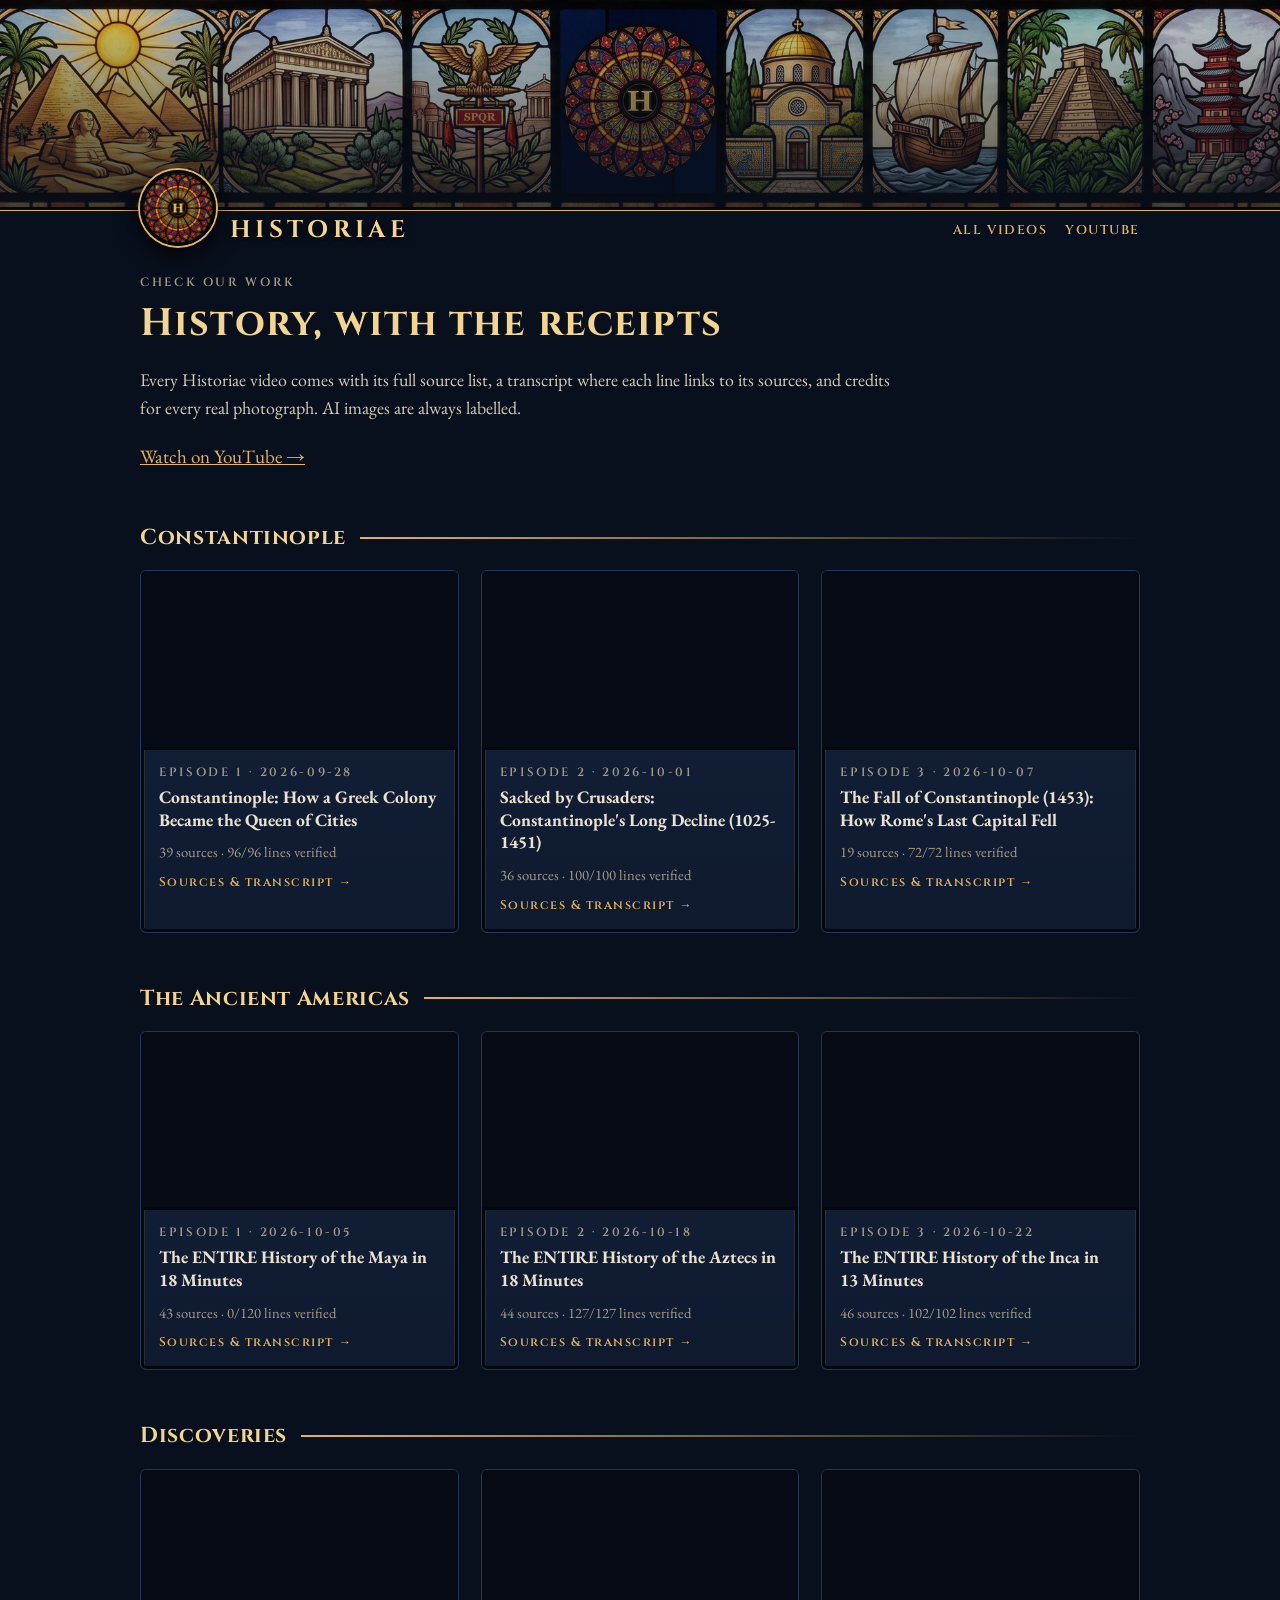
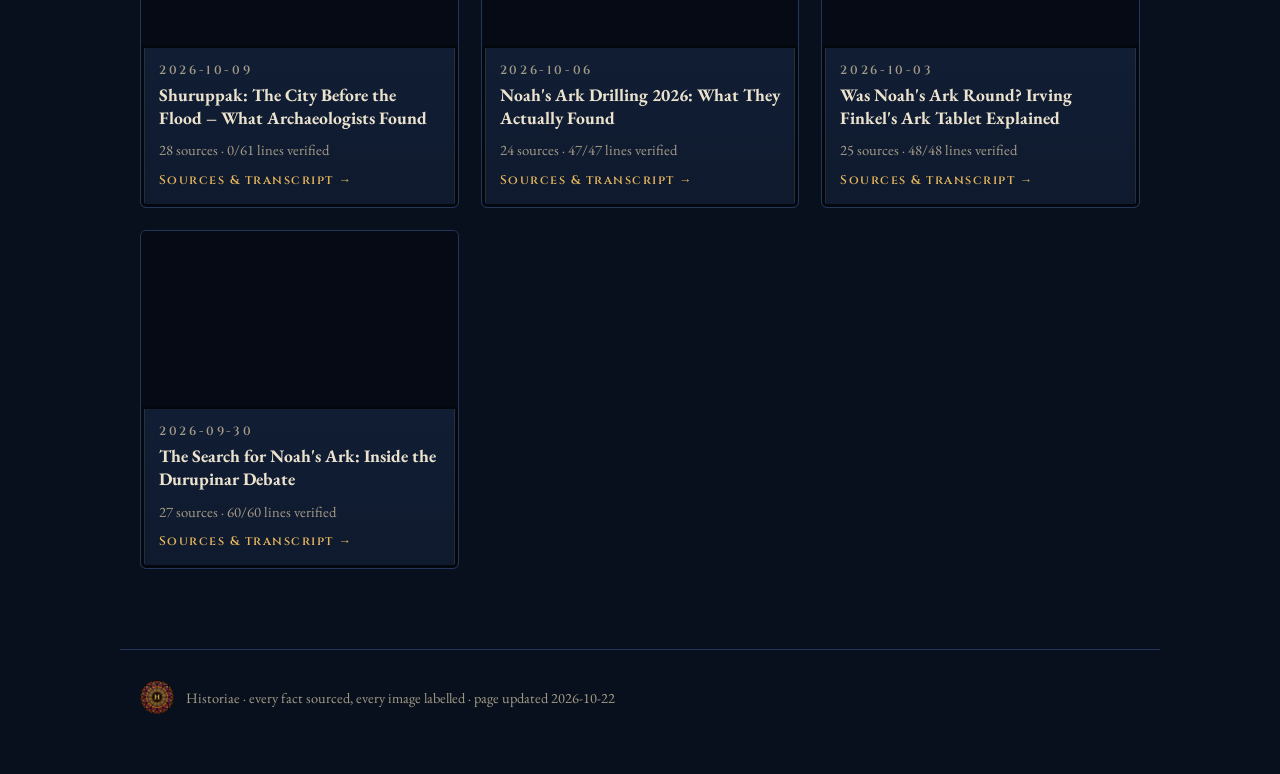
<file: index.html>
<!doctype html><html lang="en"><head><meta charset="utf-8"><meta name="viewport" content="width=device-width,initial-scale=1"><title>Historiae: sources and evidence</title><meta name="description" content="Sources, cited transcripts and photo credits for every Historiae history video."><meta property="og:title" content="Historiae: sources and evidence"><meta property="og:description" content="Sources, cited transcripts and photo credits for every Historiae history video."><meta name="theme-color" content="#08101d"><link rel="icon" href="./assets/favicon_64.png"><link rel="apple-touch-icon" href="./assets/apple_touch.png"><link rel="preconnect" href="https://fonts.googleapis.com"><link rel="preconnect" href="https://fonts.gstatic.com" crossorigin><link href="https://fonts.googleapis.com/css2?family=Cinzel:wght@600;700&family=EB+Garamond:ital,wght@0,400;0,500;0,600;1,400&display=swap" rel="stylesheet"><link rel="stylesheet" href="./assets/style.css"></head><body><div class="band"></div><div class="bar"><a class="brand" href="./"><img src="./assets/logo_160.png" alt=""><span>HISTORIAE</span></a><nav><a href="./">All videos</a><a href="https://www.youtube.com/@HistoriaeHistory">YouTube</a></nav></div><main><p class="kicker">Check our work</p><h1>History, with the receipts</h1><p class="lead">Every Historiae video comes with its full source list, a transcript where each line links to its sources, and credits for every real photograph. AI images are always labelled.</p><p><a href="https://www.youtube.com/@HistoriaeHistory">Watch on YouTube &rarr;</a></p><h2>Constantinople</h2><div class="grid"><a class="vcard pane" href="constantinople-1-rise/"><div class="thumb" style="background-image:url(https://i.ytimg.com/vi/V_MwrSjFZ38/maxresdefault.jpg)"></div><div class="body"><p class="kicker">Episode 1 · 2026-09-28</p><b>Constantinople: How a Greek Colony Became the Queen of Cities</b><div class="meta">39 sources · 96/96 lines verified</div><div class="go">Sources &amp; transcript &rarr;</div></div></a><a class="vcard pane" href="constantinople-2-decline/"><div class="thumb" style="background-image:url(https://i.ytimg.com/vi/63LW9FQpMmQ/maxresdefault.jpg)"></div><div class="body"><p class="kicker">Episode 2 · 2026-10-01</p><b>Sacked by Crusaders: Constantinople&#x27;s Long Decline (1025-1451)</b><div class="meta">36 sources · 100/100 lines verified</div><div class="go">Sources &amp; transcript &rarr;</div></div></a><a class="vcard pane" href="constantinople-3-fall/"><div class="thumb" style="background-image:url(https://i.ytimg.com/vi/hrNksgXD5qQ/maxresdefault.jpg)"></div><div class="body"><p class="kicker">Episode 3 · 2026-10-07</p><b>The Fall of Constantinople (1453): How Rome&#x27;s Last Capital Fell</b><div class="meta">19 sources · 72/72 lines verified</div><div class="go">Sources &amp; transcript &rarr;</div></div></a></div><h2>The Ancient Americas</h2><div class="grid"><a class="vcard pane" href="ancient-americas-1-maya/"><div class="thumb" style="background-image:url(https://i.ytimg.com/vi/ZN9kPH_UYNs/maxresdefault.jpg)"></div><div class="body"><p class="kicker">Episode 1 · 2026-10-05</p><b>The ENTIRE History of the Maya in 18 Minutes</b><div class="meta">43 sources · 0/120 lines verified</div><div class="go">Sources &amp; transcript &rarr;</div></div></a><a class="vcard pane" href="ancient-americas-2-aztecs/"><div class="thumb" style="background-image:url(https://i.ytimg.com/vi/G6ZzQ4U1iZ0/maxresdefault.jpg)"></div><div class="body"><p class="kicker">Episode 2 · 2026-10-18</p><b>The ENTIRE History of the Aztecs in 18 Minutes</b><div class="meta">44 sources · 127/127 lines verified</div><div class="go">Sources &amp; transcript &rarr;</div></div></a><a class="vcard pane" href="ancient-americas-3-inca/"><div class="thumb" style="background-image:url(https://i.ytimg.com/vi/B1wuLRSyalk/maxresdefault.jpg)"></div><div class="body"><p class="kicker">Episode 3 · 2026-10-22</p><b>The ENTIRE History of the Inca in 13 Minutes</b><div class="meta">46 sources · 102/102 lines verified</div><div class="go">Sources &amp; transcript &rarr;</div></div></a></div><h2>Discoveries</h2><div class="grid"><a class="vcard pane" href="shuruppak/"><div class="thumb" style="background-image:url(https://i.ytimg.com/vi/fJXffBSPBRA/maxresdefault.jpg)"></div><div class="body"><p class="kicker">2026-10-09</p><b>Shuruppak: The City Before the Flood – What Archaeologists Found</b><div class="meta">28 sources · 0/61 lines verified</div><div class="go">Sources &amp; transcript &rarr;</div></div></a><a class="vcard pane" href="durupinar-2026/"><div class="thumb" style="background-image:url(https://i.ytimg.com/vi/ivjIn2zI7dA/maxresdefault.jpg)"></div><div class="body"><p class="kicker">2026-10-06</p><b>Noah&#x27;s Ark Drilling 2026: What They Actually Found</b><div class="meta">24 sources · 47/47 lines verified</div><div class="go">Sources &amp; transcript &rarr;</div></div></a><a class="vcard pane" href="ark-before-noah/"><div class="thumb" style="background-image:url(https://i.ytimg.com/vi/iCEi1FvqEOg/maxresdefault.jpg)"></div><div class="body"><p class="kicker">2026-10-03</p><b>Was Noah&#x27;s Ark Round? Irving Finkel&#x27;s Ark Tablet Explained</b><div class="meta">25 sources · 48/48 lines verified</div><div class="go">Sources &amp; transcript &rarr;</div></div></a><a class="vcard pane" href="noahs-ark-durupinar/"><div class="thumb" style="background-image:url(https://i.ytimg.com/vi/73eEvwaUZBc/maxresdefault.jpg)"></div><div class="body"><p class="kicker">2026-09-30</p><b>The Search for Noah&#x27;s Ark: Inside the Durupinar Debate</b><div class="meta">27 sources · 60/60 lines verified</div><div class="go">Sources &amp; transcript &rarr;</div></div></a></div></main><footer><img src="./assets/logo_160.png" alt=""><span>Historiae · every fact sourced, every image labelled · page updated 2026-10-22</span></footer></body></html>
</file>
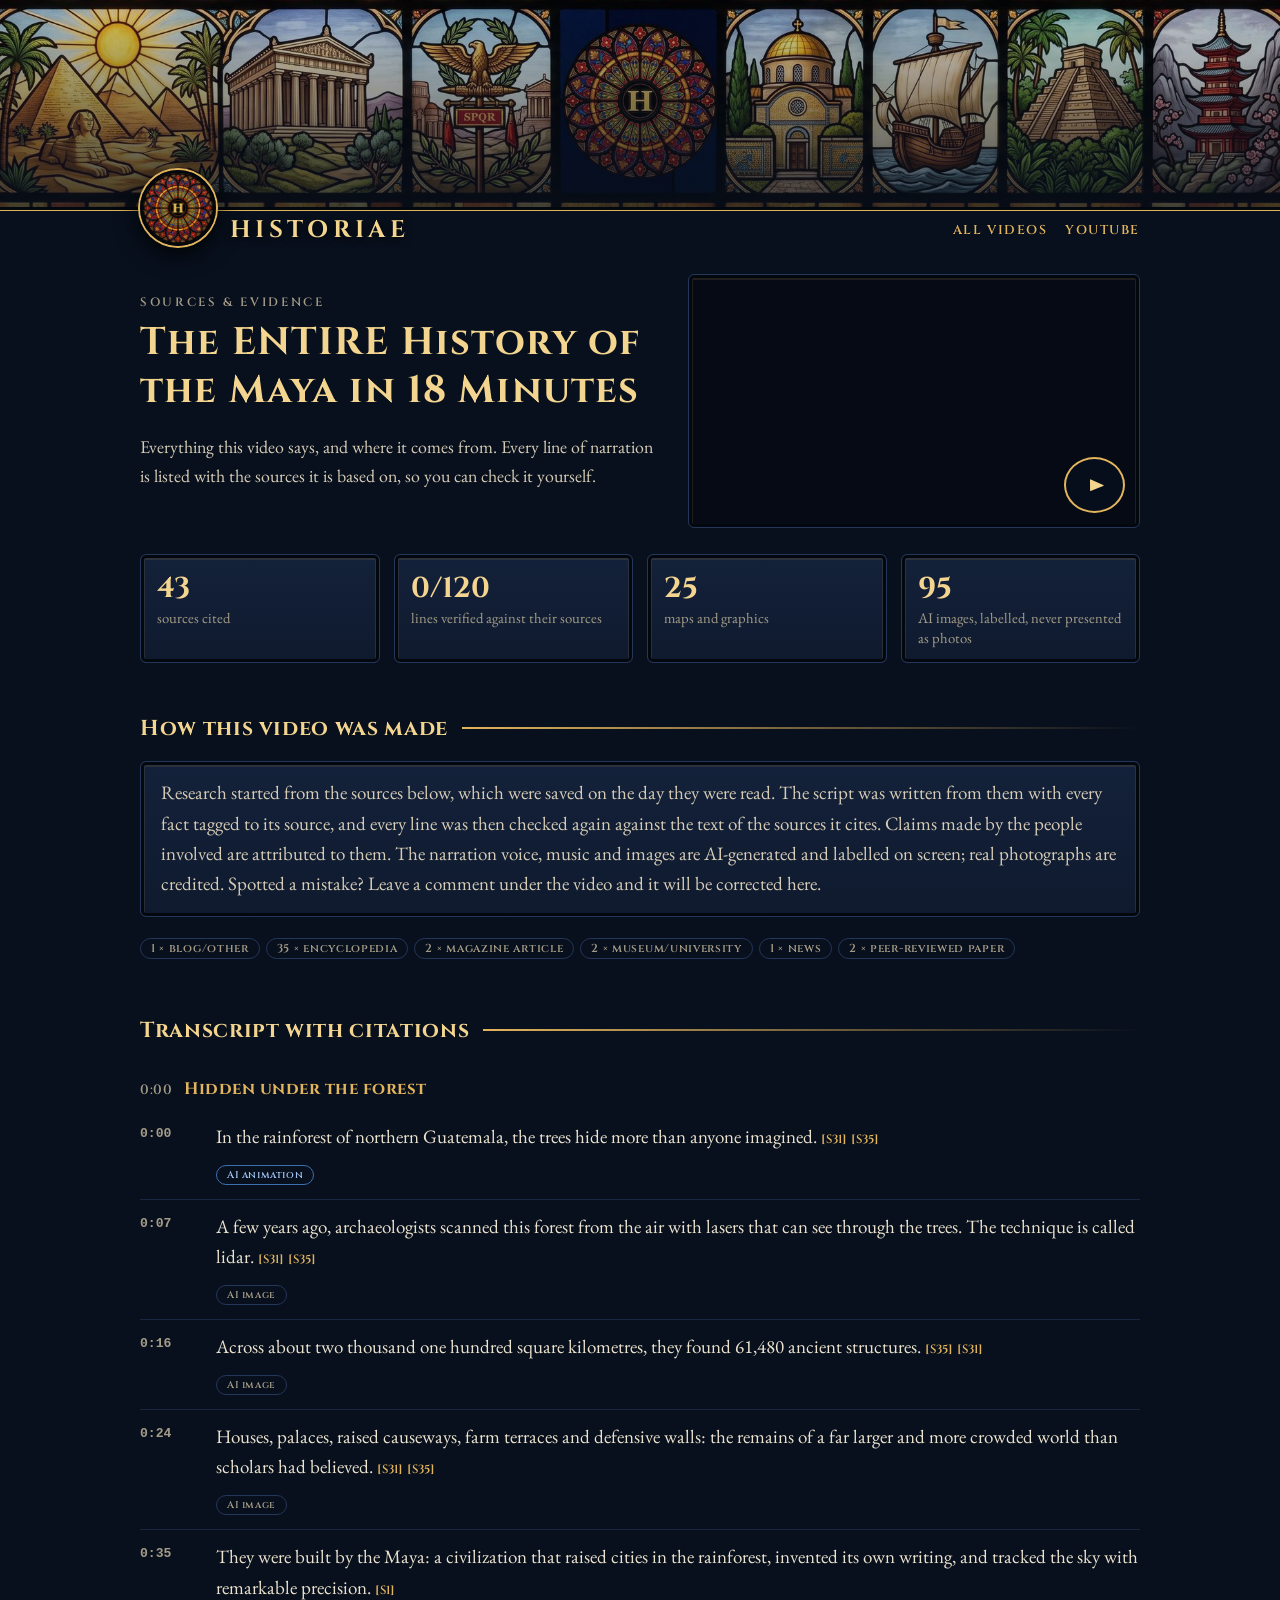
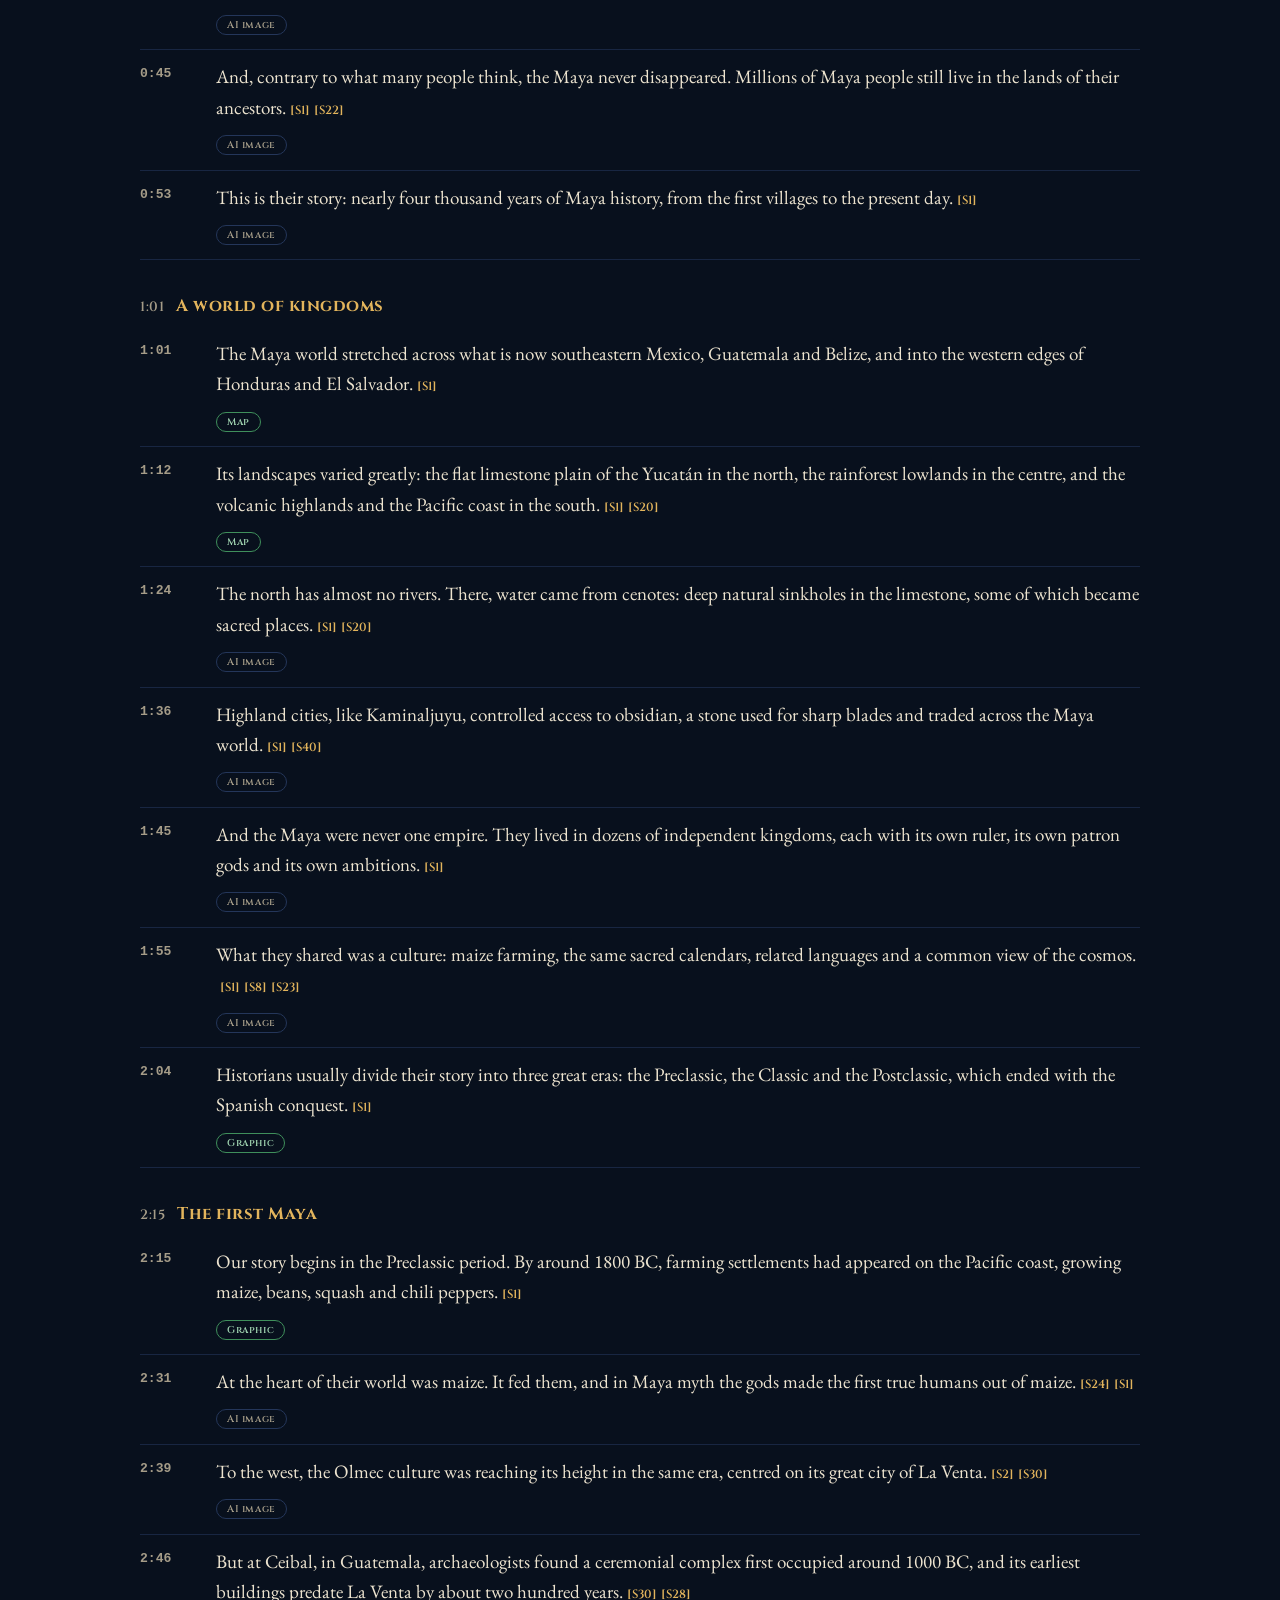
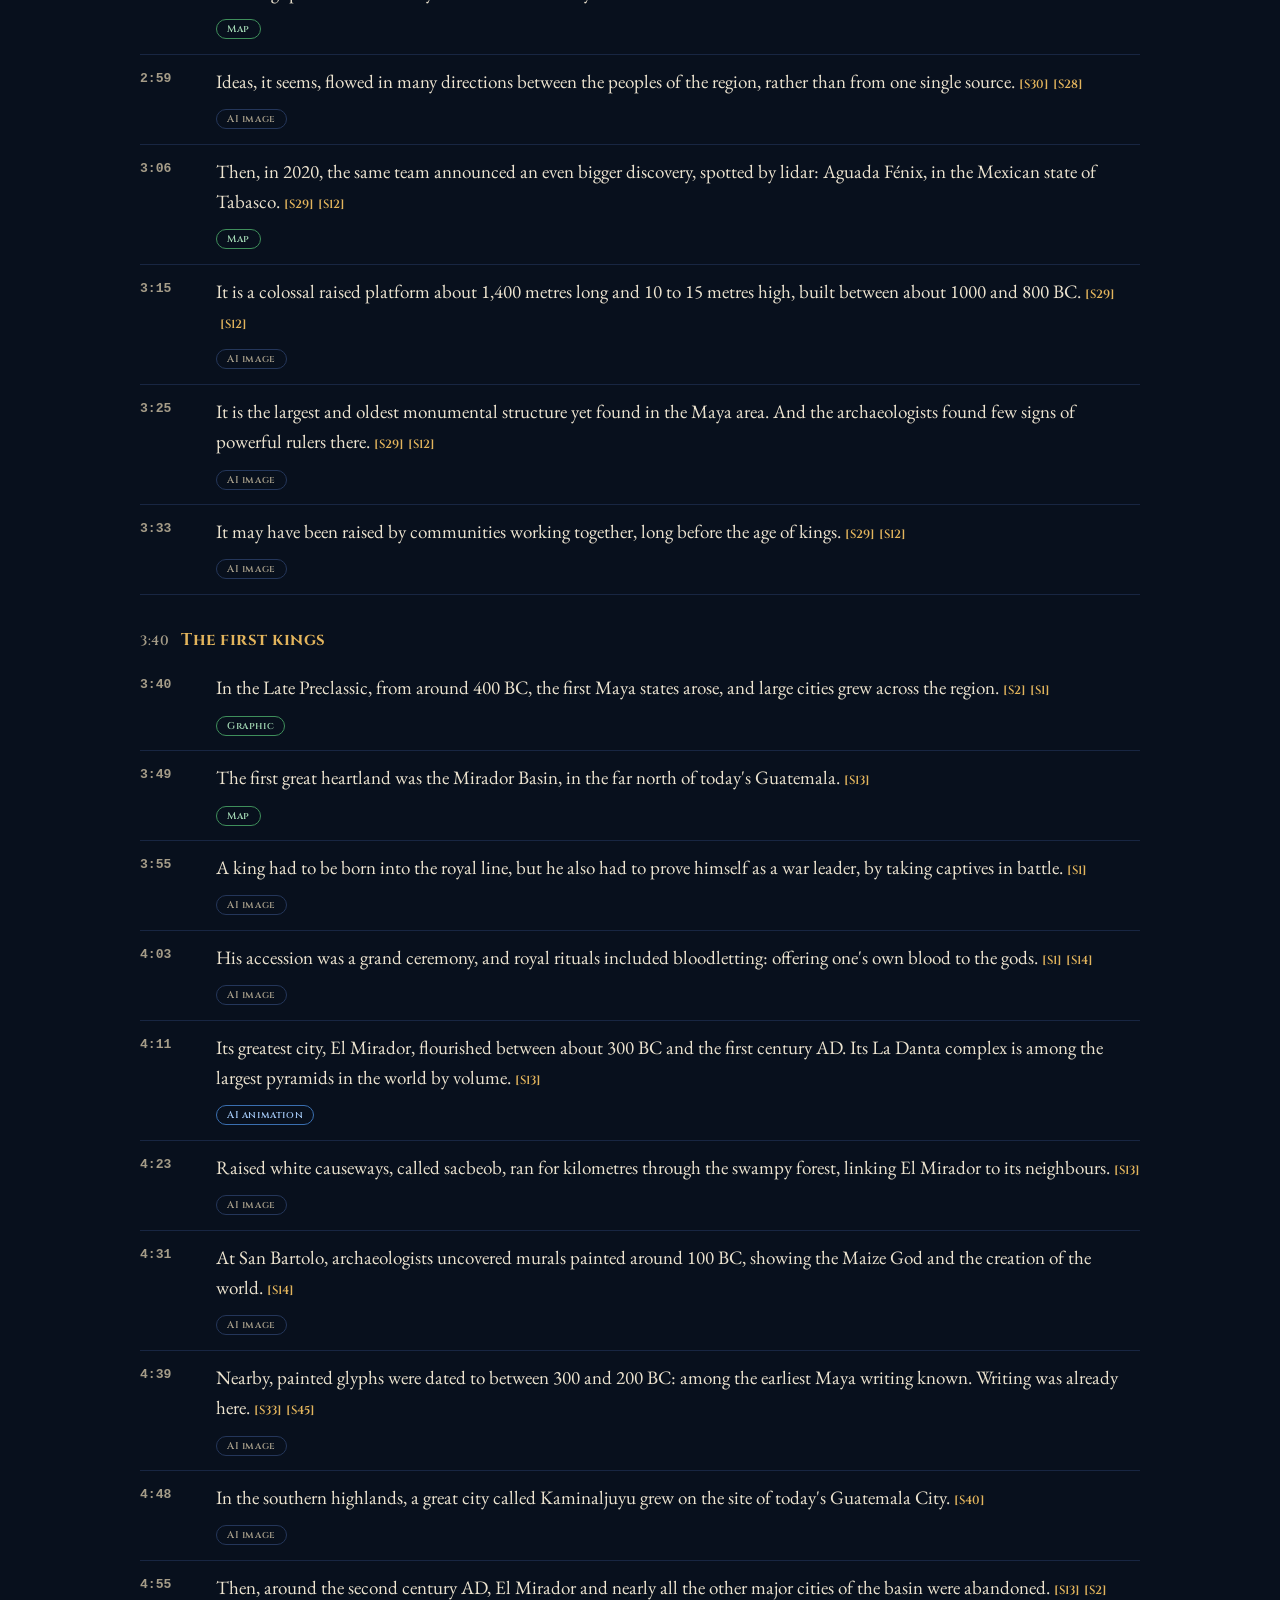
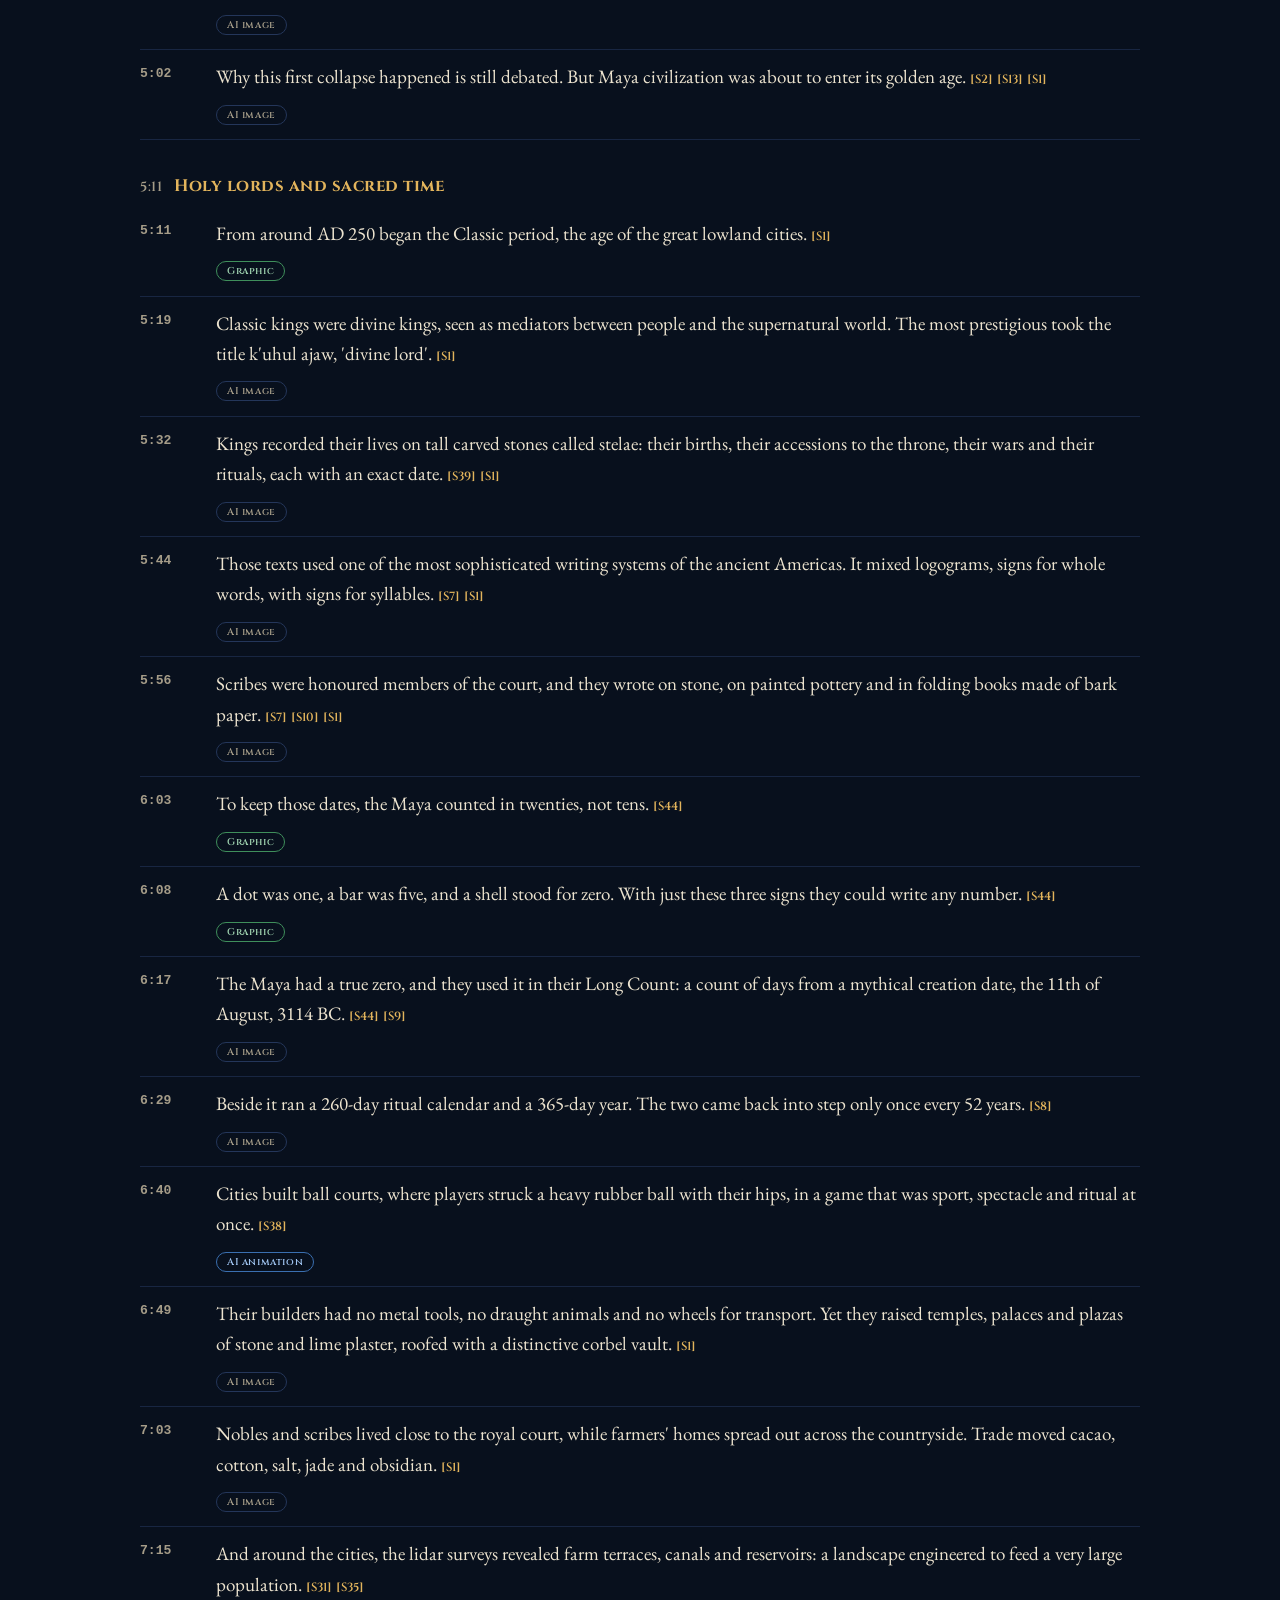
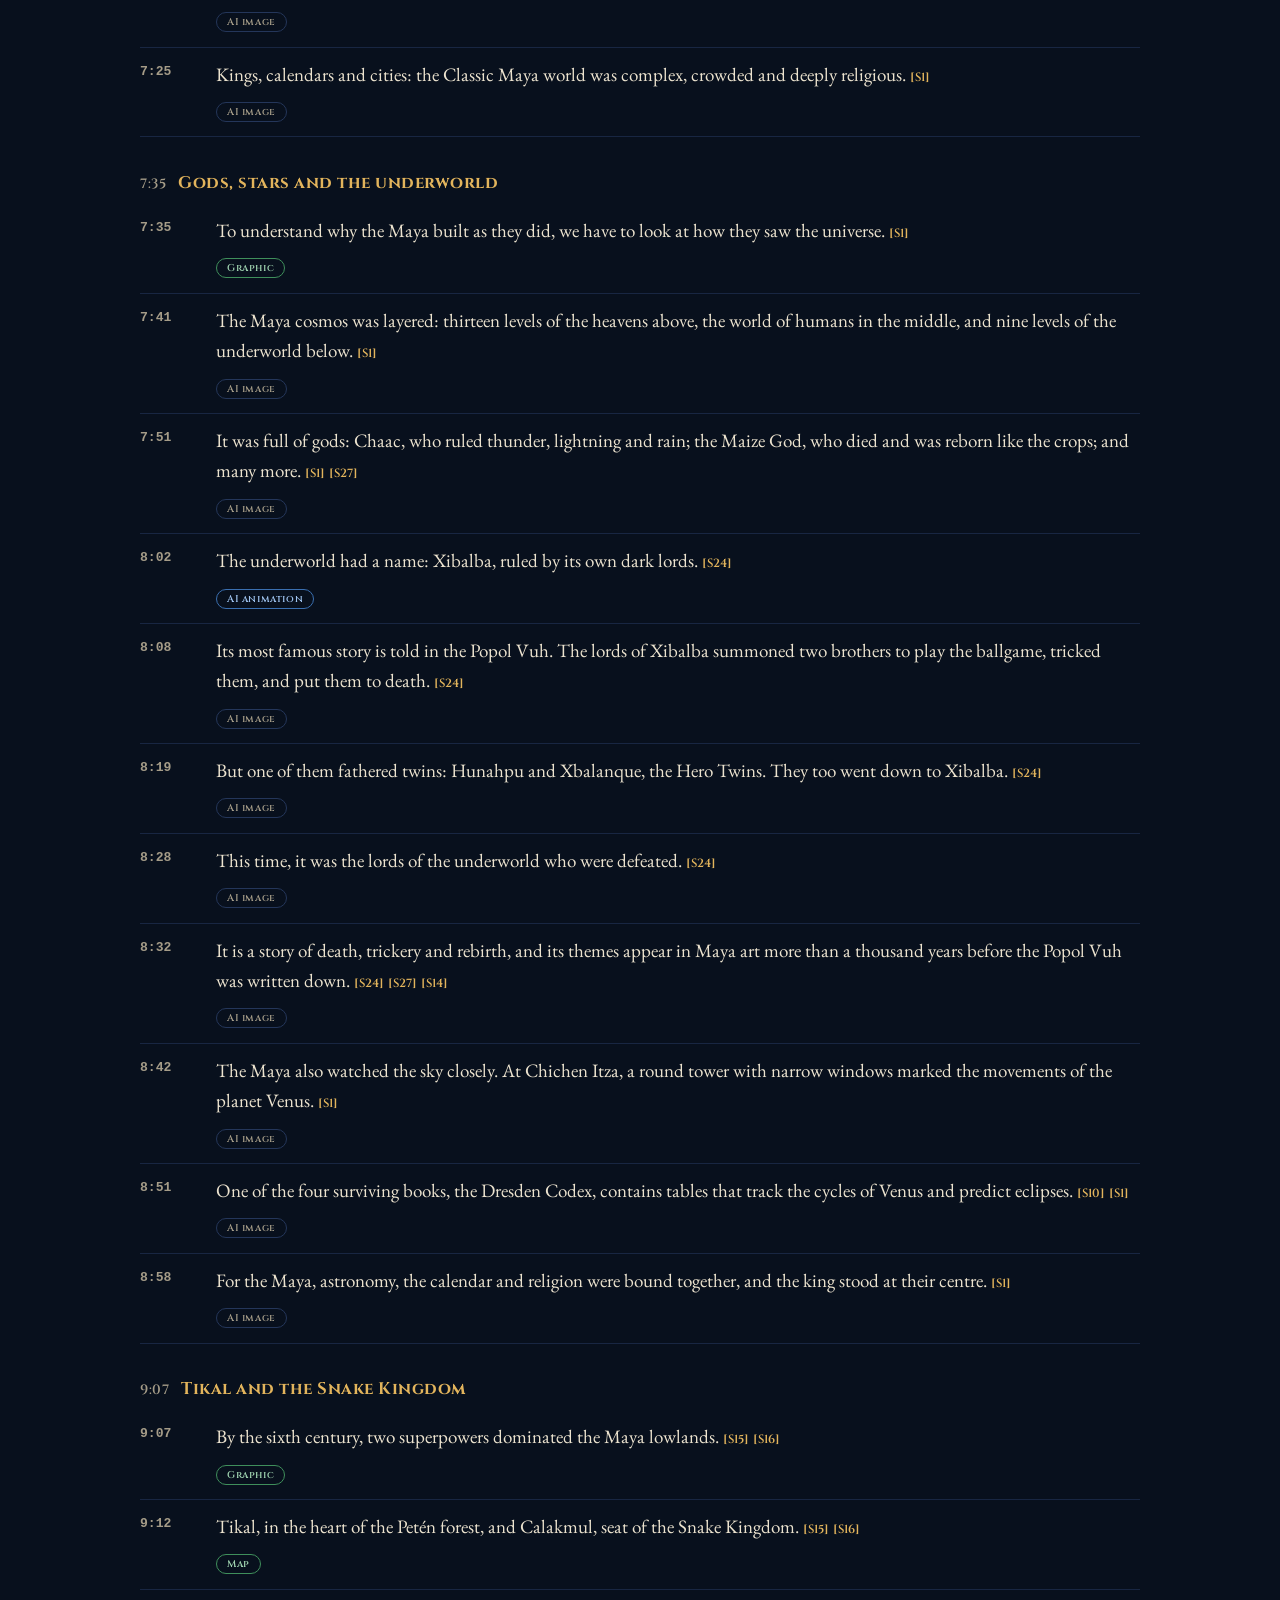
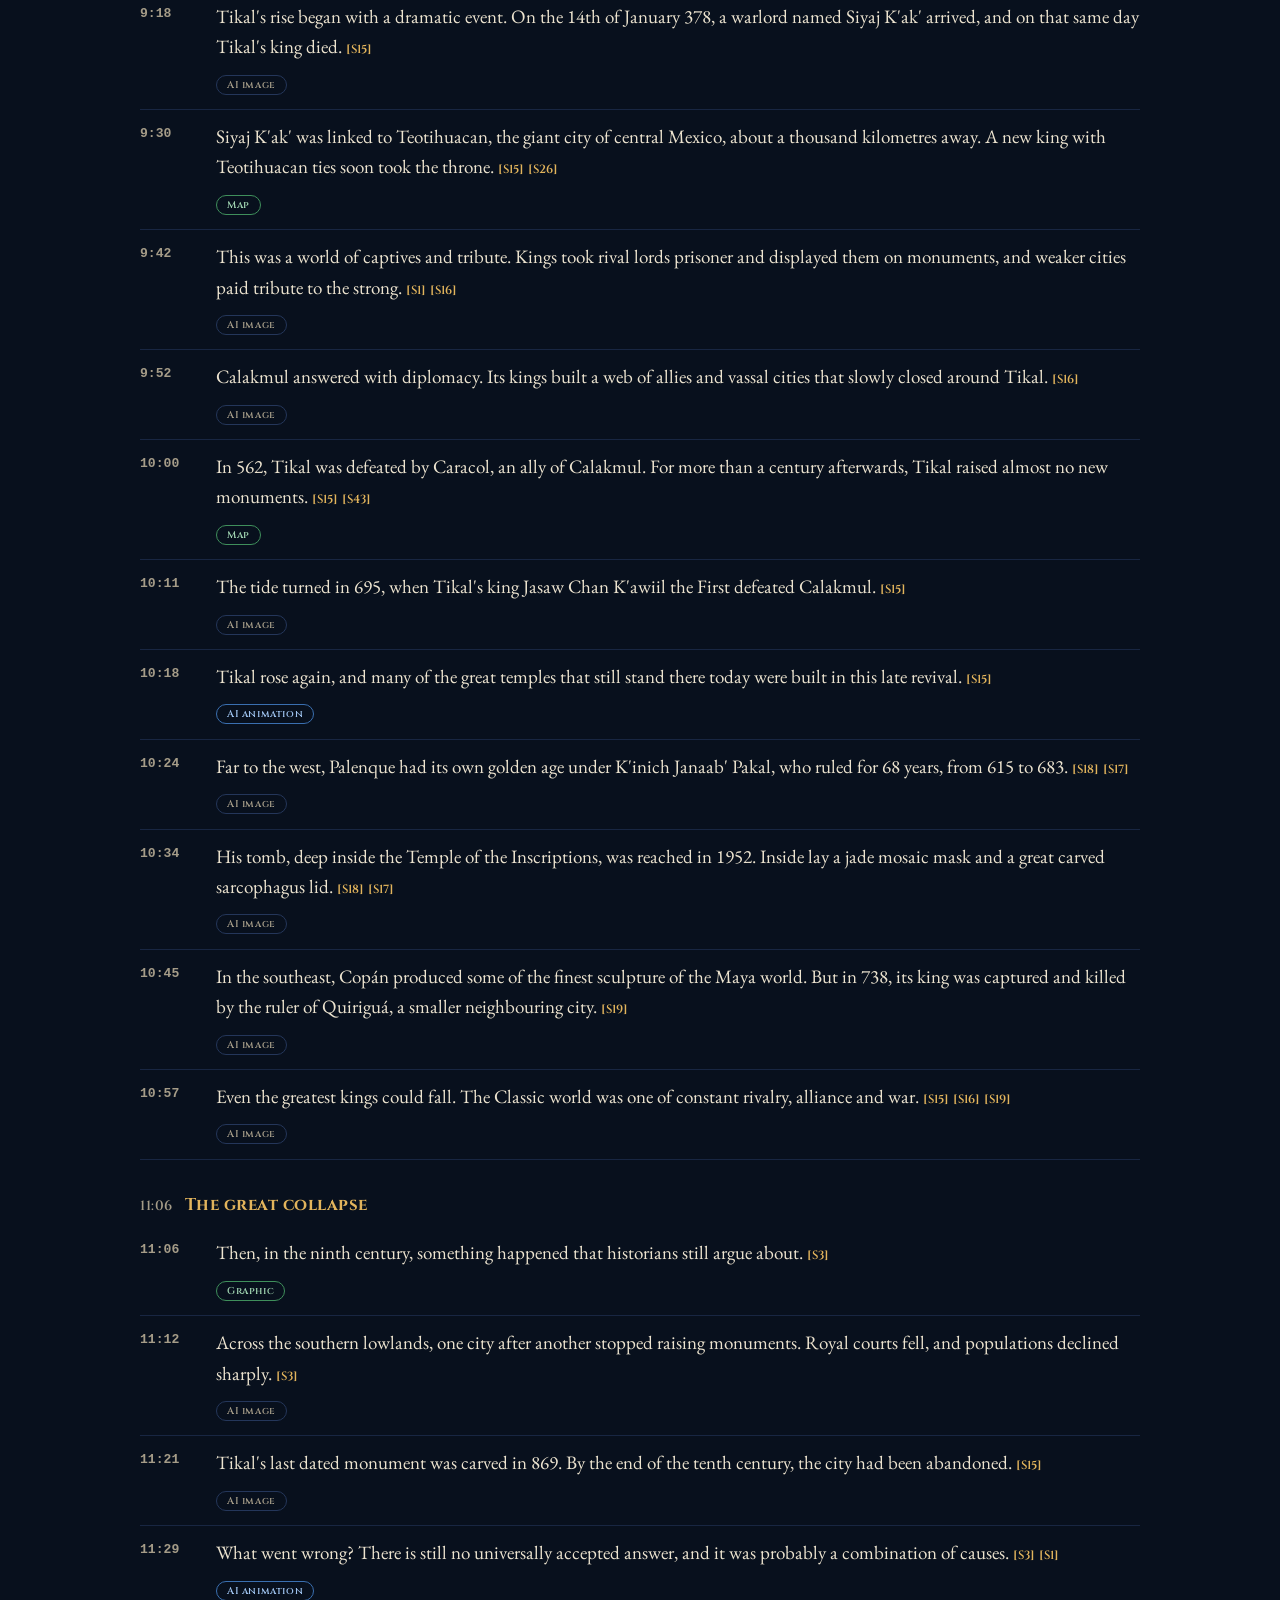
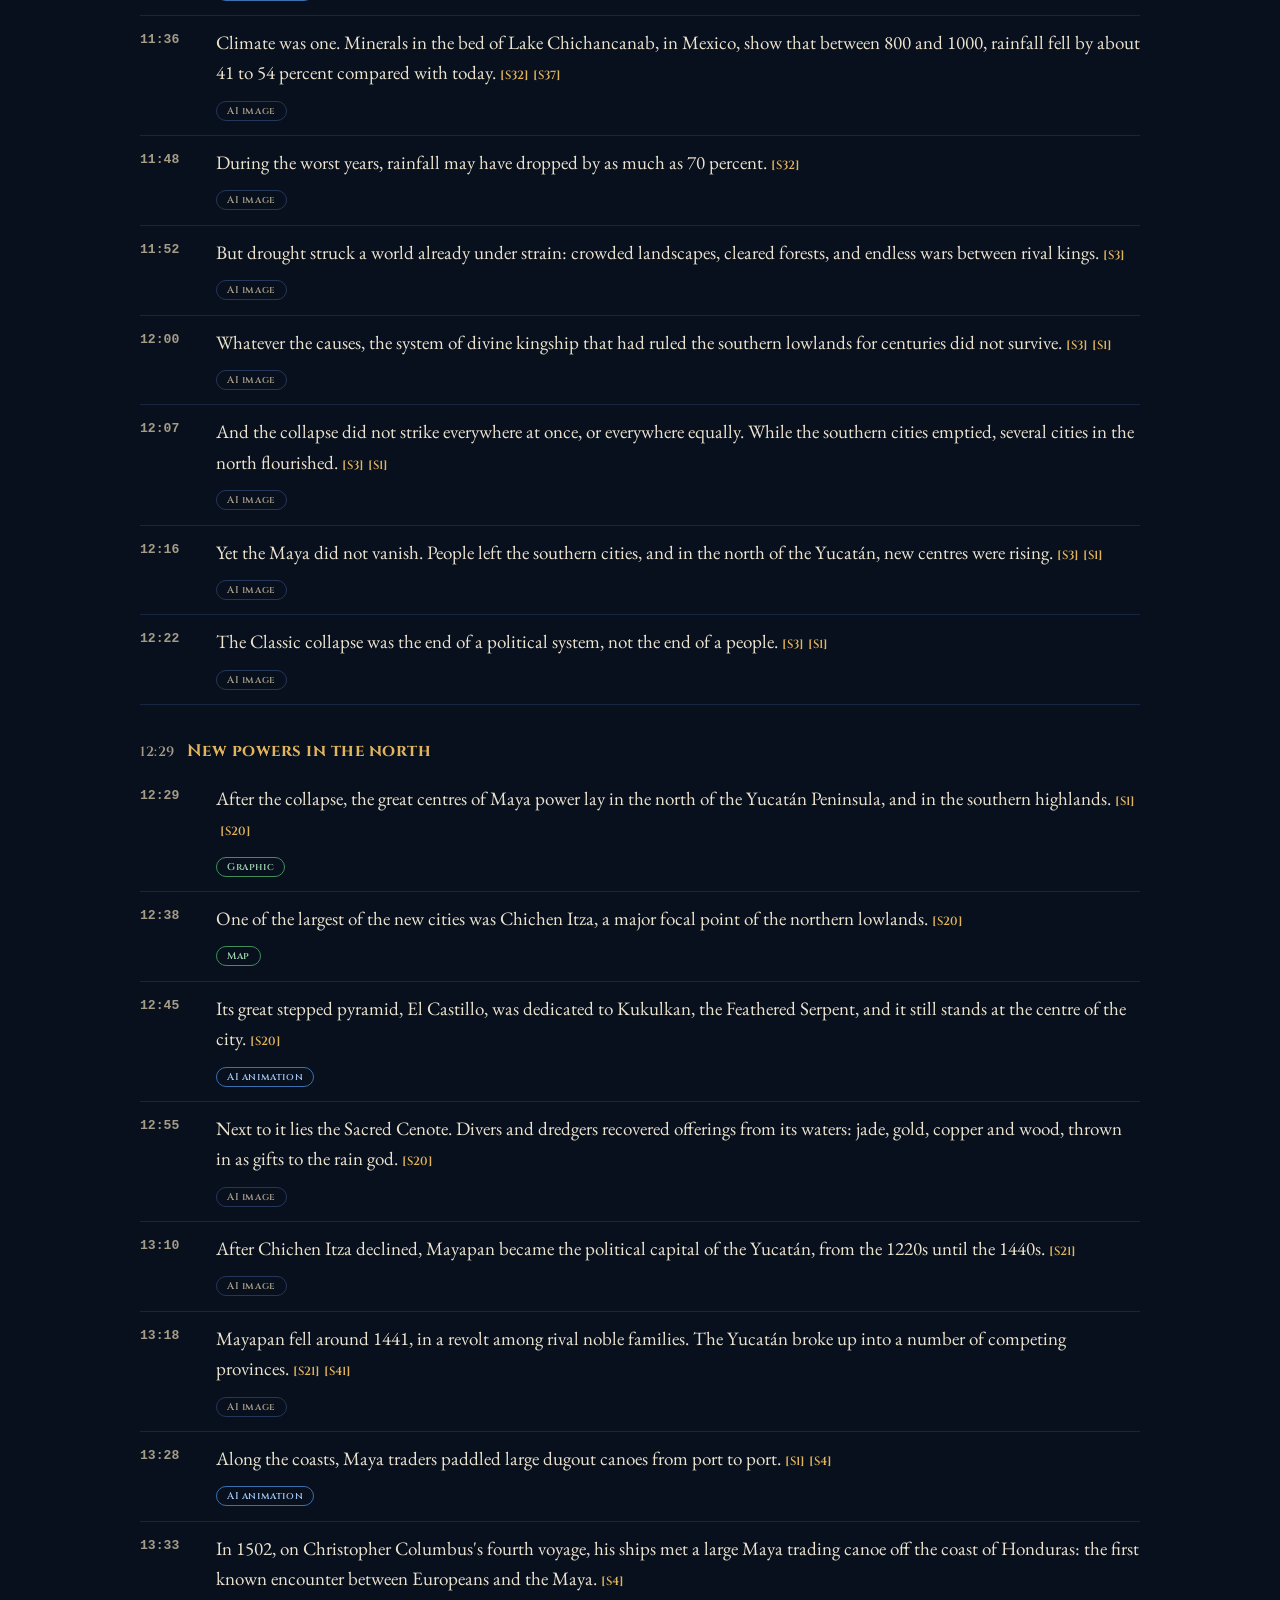
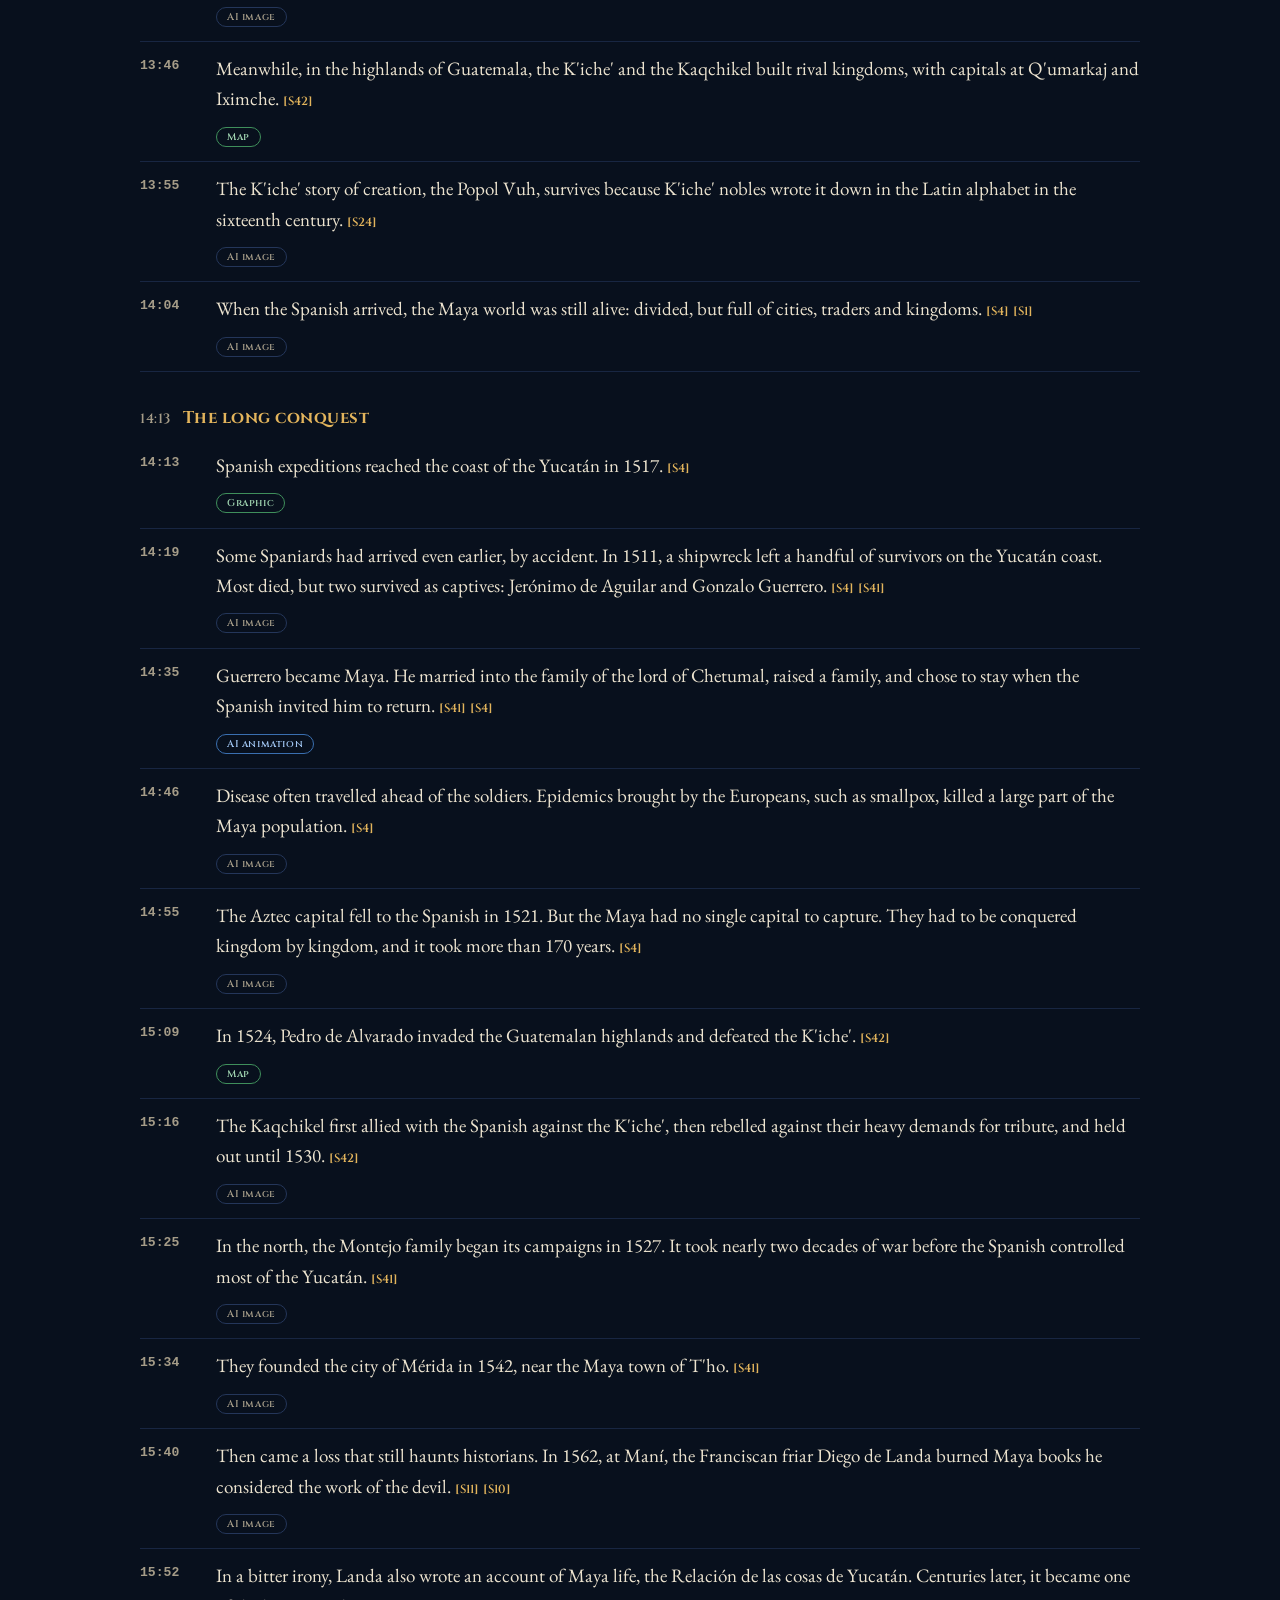
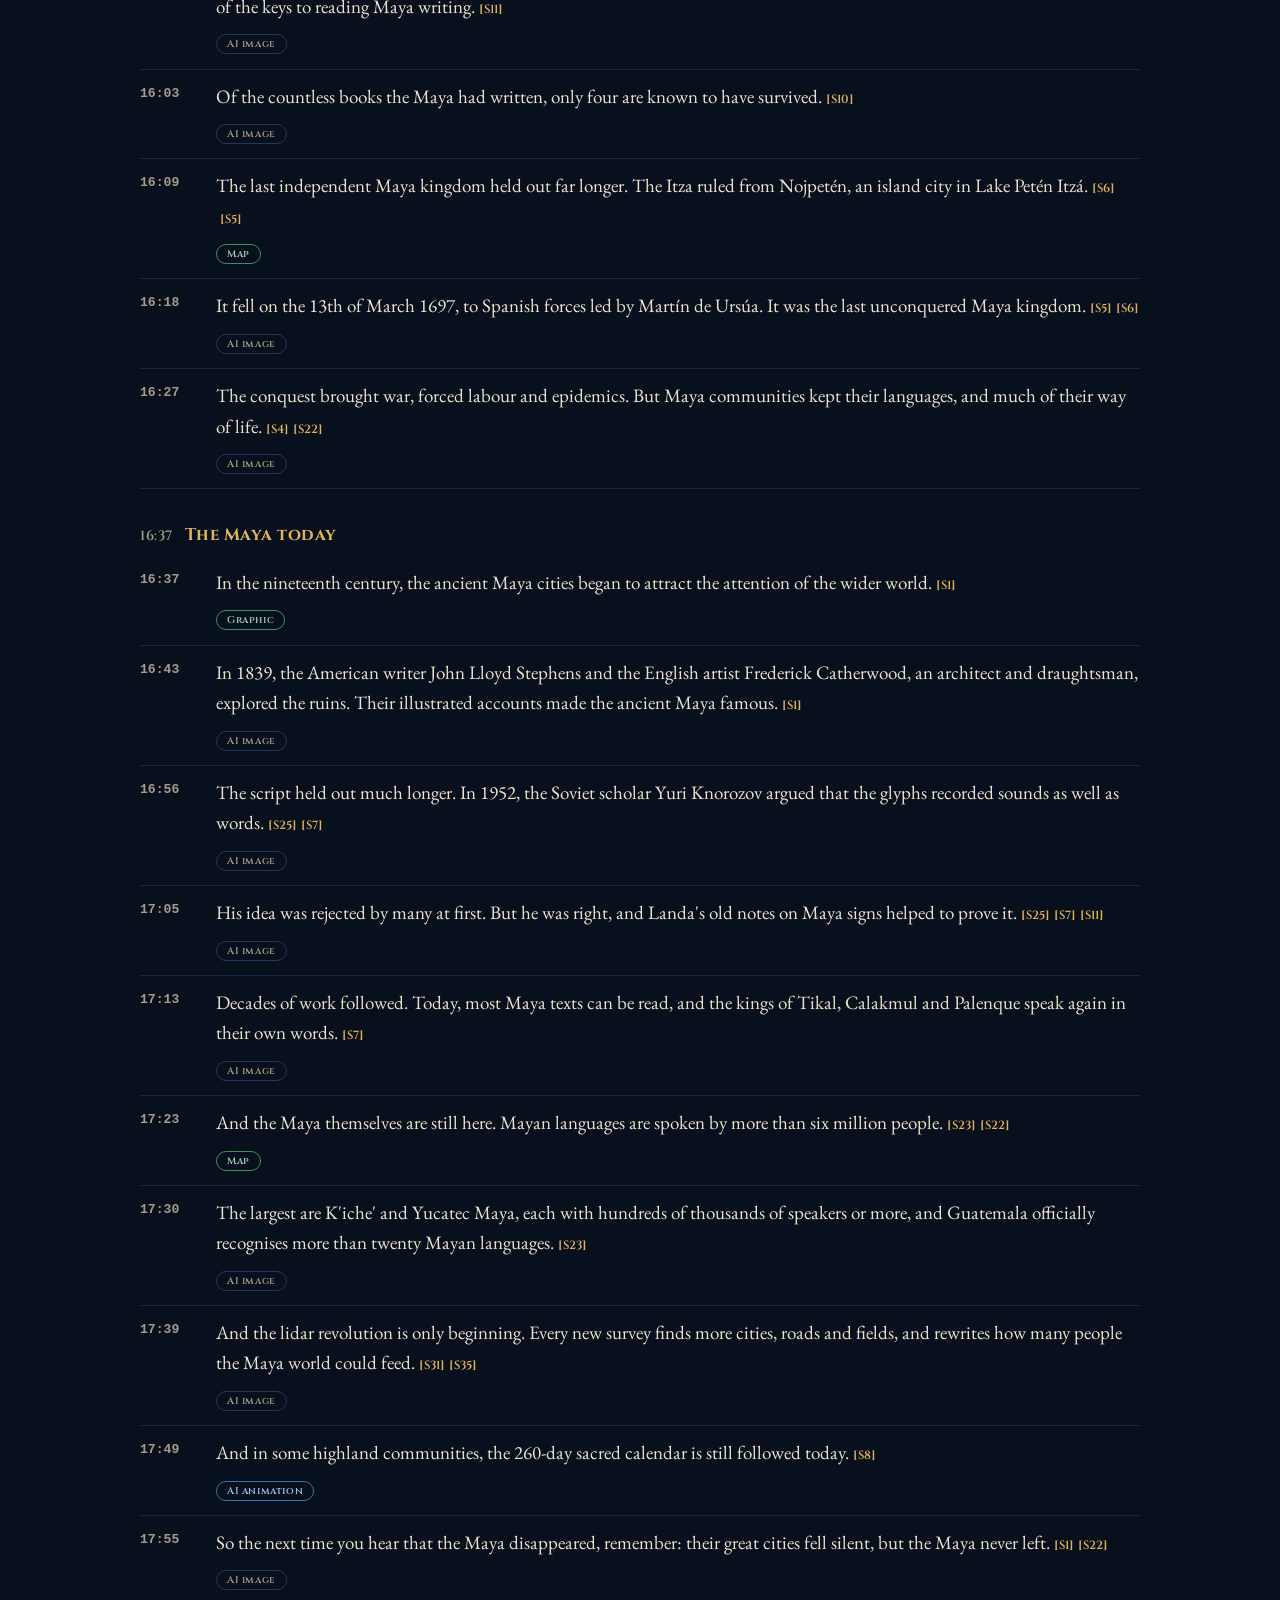
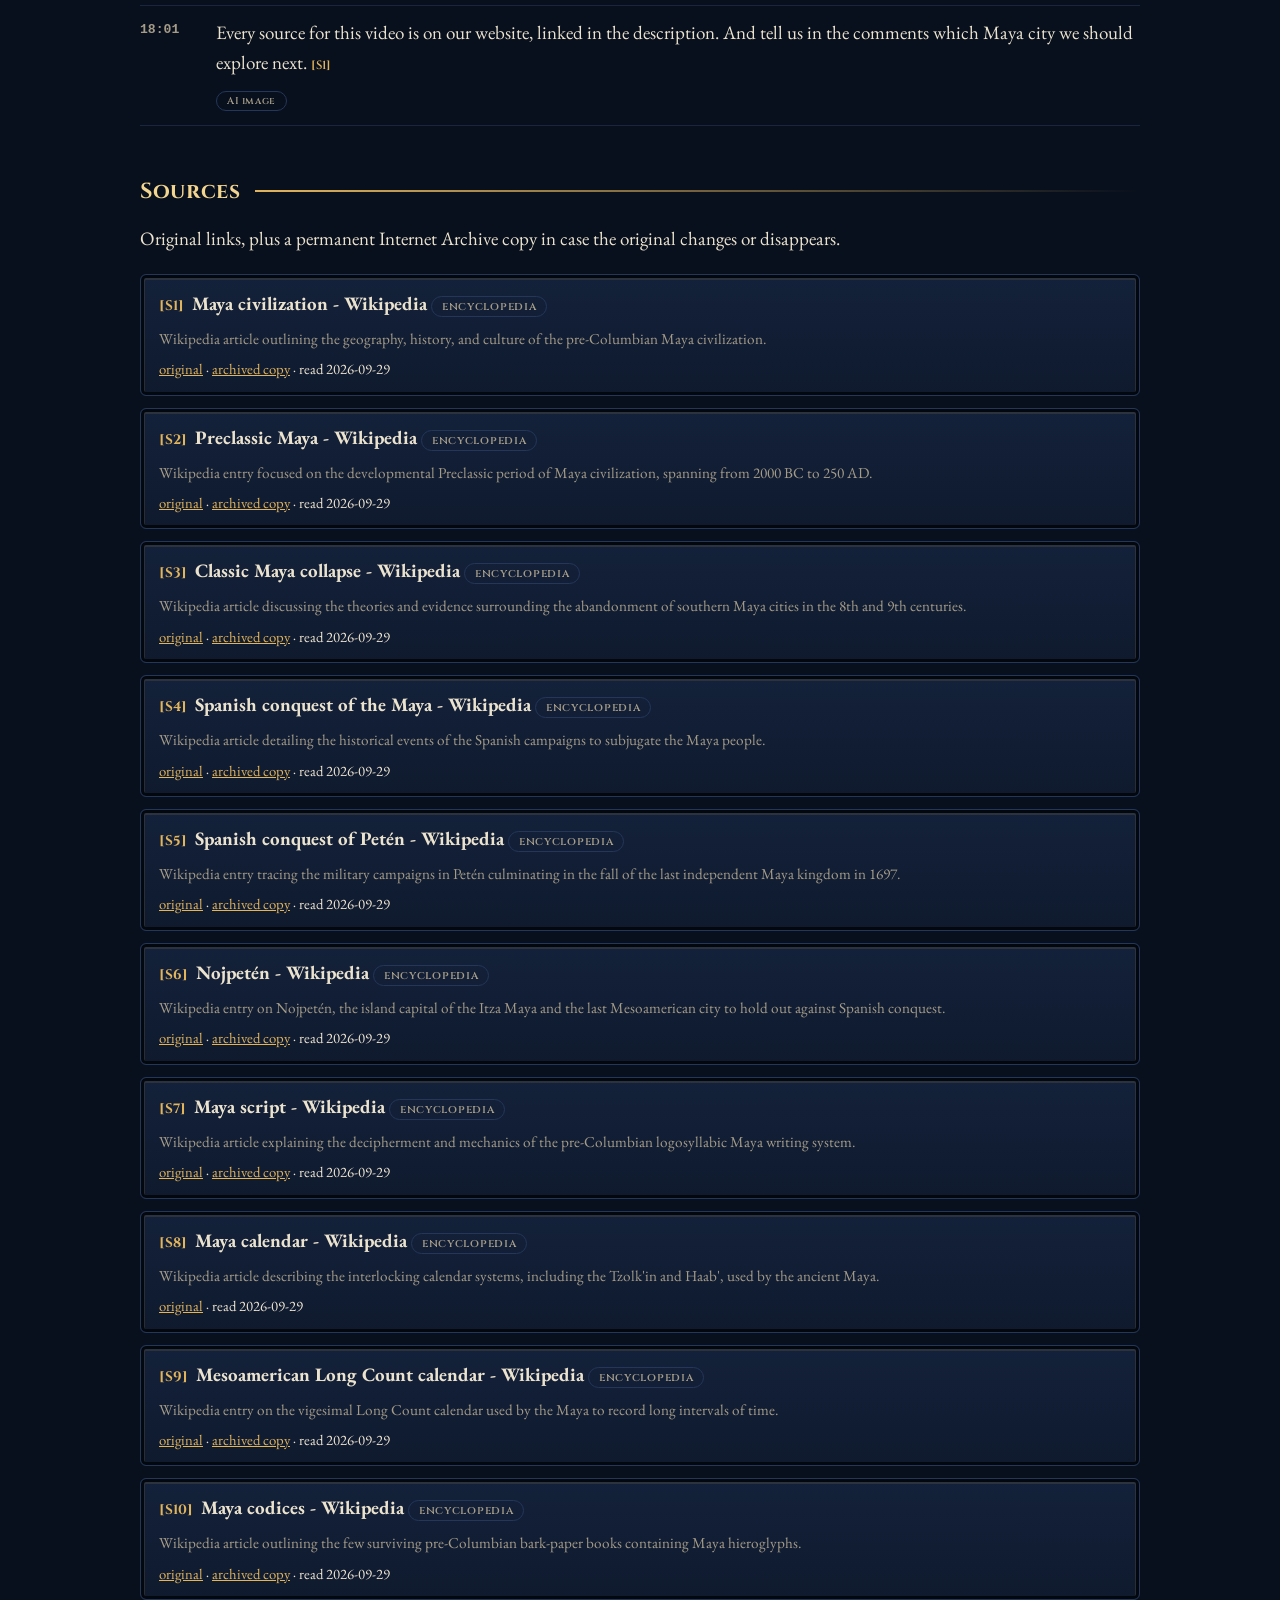
<file: ancient-americas-1-maya/index.html>
<!doctype html><html lang="en"><head><meta charset="utf-8"><meta name="viewport" content="width=device-width,initial-scale=1"><title>Sources: The ENTIRE History of the Maya in 18 Minutes</title><meta name="description" content="Every source, a cited transcript and photo credits for the Historiae video: The ENTIRE History of the Maya in 18 Minutes"><meta property="og:title" content="Sources: The ENTIRE History of the Maya in 18 Minutes"><meta property="og:description" content="Every source, a cited transcript and photo credits for the Historiae video: The ENTIRE History of the Maya in 18 Minutes"><meta property="og:image" content="https://i.ytimg.com/vi/ZN9kPH_UYNs/maxresdefault.jpg"><meta name="theme-color" content="#08101d"><link rel="icon" href="../assets/favicon_64.png"><link rel="apple-touch-icon" href="../assets/apple_touch.png"><link rel="preconnect" href="https://fonts.googleapis.com"><link rel="preconnect" href="https://fonts.gstatic.com" crossorigin><link href="https://fonts.googleapis.com/css2?family=Cinzel:wght@600;700&family=EB+Garamond:ital,wght@0,400;0,500;0,600;1,400&display=swap" rel="stylesheet"><link rel="stylesheet" href="../assets/style.css"></head><body><div class="band"></div><div class="bar"><a class="brand" href="../"><img src="../assets/logo_160.png" alt=""><span>HISTORIAE</span></a><nav><a href="../">All videos</a><a href="https://www.youtube.com/@HistoriaeHistory">YouTube</a></nav></div><main><div class="hero"><div><p class="kicker">Sources &amp; evidence</p><h1>The ENTIRE History of the Maya in 18 Minutes</h1><p class="lead">Everything this video says, and where it comes from. Every line of narration is listed with the sources it is based on, so you can check it yourself.</p></div><a class="watch pane" href="https://youtu.be/ZN9kPH_UYNs" style="background-image:url(https://i.ytimg.com/vi/ZN9kPH_UYNs/maxresdefault.jpg)" aria-label="Watch the video"></a></div><div class="stats"><div class="stat pane"><b>43</b><span>sources cited</span></div><div class="stat pane"><b>0/120</b><span>lines verified against their sources</span></div><div class="stat pane"><b>25</b><span>maps and graphics</span></div><div class="stat pane"><b>95</b><span>AI images, labelled, never presented as photos</span></div></div><h2>How this video was made</h2><div class="made pane">Research started from the sources below, which were saved on the day they were read. The script was written from them with every fact tagged to its source, and every line was then checked again against the text of the sources it cites. Claims made by the people involved are attributed to them. The narration voice, music and images are AI-generated and labelled on screen; real photographs are credited. Spotted a mistake? Leave a comment under the video and it will be corrected here.</div><p style="margin-top:14px"><span class="chip">1 × blog/other</span><span class="chip">35 × encyclopedia</span><span class="chip">2 × magazine article</span><span class="chip">2 × museum/university</span><span class="chip">1 × news</span><span class="chip">2 × peer-reviewed paper</span></p><h2>Transcript with citations</h2><h3 class="chapter"><a class="ts" href="https://www.youtube.com/watch?v=ZN9kPH_UYNs&amp;t=0s">0:00</a><span>Hidden under the forest</span></h3><div class="line"><a class="ts" href="https://www.youtube.com/watch?v=ZN9kPH_UYNs&amp;t=0s">0:00</a><div>In the rainforest of northern Guatemala, the trees hide more than anyone imagined.<a class="cite" href="#S31">[S31]</a><a class="cite" href="#S35">[S35]</a><div class="vis"><span class="chip anim">AI animation</span></div></div></div><div class="line"><a class="ts" href="https://www.youtube.com/watch?v=ZN9kPH_UYNs&amp;t=7s">0:07</a><div>A few years ago, archaeologists scanned this forest from the air with lasers that can see through the trees. The technique is called lidar.<a class="cite" href="#S31">[S31]</a><a class="cite" href="#S35">[S35]</a><div class="vis"><span class="chip ">AI image</span></div></div></div><div class="line"><a class="ts" href="https://www.youtube.com/watch?v=ZN9kPH_UYNs&amp;t=16s">0:16</a><div>Across about two thousand one hundred square kilometres, they found 61,480 ancient structures.<a class="cite" href="#S35">[S35]</a><a class="cite" href="#S31">[S31]</a><div class="vis"><span class="chip ">AI image</span></div></div></div><div class="line"><a class="ts" href="https://www.youtube.com/watch?v=ZN9kPH_UYNs&amp;t=24s">0:24</a><div>Houses, palaces, raised causeways, farm terraces and defensive walls: the remains of a far larger and more crowded world than scholars had believed.<a class="cite" href="#S31">[S31]</a><a class="cite" href="#S35">[S35]</a><div class="vis"><span class="chip ">AI image</span></div></div></div><div class="line"><a class="ts" href="https://www.youtube.com/watch?v=ZN9kPH_UYNs&amp;t=35s">0:35</a><div>They were built by the Maya: a civilization that raised cities in the rainforest, invented its own writing, and tracked the sky with remarkable precision.<a class="cite" href="#S1">[S1]</a><div class="vis"><span class="chip ">AI image</span></div></div></div><div class="line"><a class="ts" href="https://www.youtube.com/watch?v=ZN9kPH_UYNs&amp;t=45s">0:45</a><div>And, contrary to what many people think, the Maya never disappeared. Millions of Maya people still live in the lands of their ancestors.<a class="cite" href="#S1">[S1]</a><a class="cite" href="#S22">[S22]</a><div class="vis"><span class="chip ">AI image</span></div></div></div><div class="line"><a class="ts" href="https://www.youtube.com/watch?v=ZN9kPH_UYNs&amp;t=53s">0:53</a><div>This is their story: nearly four thousand years of Maya history, from the first villages to the present day.<a class="cite" href="#S1">[S1]</a><div class="vis"><span class="chip ">AI image</span></div></div></div><h3 class="chapter"><a class="ts" href="https://www.youtube.com/watch?v=ZN9kPH_UYNs&amp;t=61s">1:01</a><span>A world of kingdoms</span></h3><div class="line"><a class="ts" href="https://www.youtube.com/watch?v=ZN9kPH_UYNs&amp;t=61s">1:01</a><div>The Maya world stretched across what is now southeastern Mexico, Guatemala and Belize, and into the western edges of Honduras and El Salvador.<a class="cite" href="#S1">[S1]</a><div class="vis"><span class="chip graphic">Map</span></div></div></div><div class="line"><a class="ts" href="https://www.youtube.com/watch?v=ZN9kPH_UYNs&amp;t=72s">1:12</a><div>Its landscapes varied greatly: the flat limestone plain of the Yucatán in the north, the rainforest lowlands in the centre, and the volcanic highlands and the Pacific coast in the south.<a class="cite" href="#S1">[S1]</a><a class="cite" href="#S20">[S20]</a><div class="vis"><span class="chip graphic">Map</span></div></div></div><div class="line"><a class="ts" href="https://www.youtube.com/watch?v=ZN9kPH_UYNs&amp;t=84s">1:24</a><div>The north has almost no rivers. There, water came from cenotes: deep natural sinkholes in the limestone, some of which became sacred places.<a class="cite" href="#S1">[S1]</a><a class="cite" href="#S20">[S20]</a><div class="vis"><span class="chip ">AI image</span></div></div></div><div class="line"><a class="ts" href="https://www.youtube.com/watch?v=ZN9kPH_UYNs&amp;t=96s">1:36</a><div>Highland cities, like Kaminaljuyu, controlled access to obsidian, a stone used for sharp blades and traded across the Maya world.<a class="cite" href="#S1">[S1]</a><a class="cite" href="#S40">[S40]</a><div class="vis"><span class="chip ">AI image</span></div></div></div><div class="line"><a class="ts" href="https://www.youtube.com/watch?v=ZN9kPH_UYNs&amp;t=105s">1:45</a><div>And the Maya were never one empire. They lived in dozens of independent kingdoms, each with its own ruler, its own patron gods and its own ambitions.<a class="cite" href="#S1">[S1]</a><div class="vis"><span class="chip ">AI image</span></div></div></div><div class="line"><a class="ts" href="https://www.youtube.com/watch?v=ZN9kPH_UYNs&amp;t=115s">1:55</a><div>What they shared was a culture: maize farming, the same sacred calendars, related languages and a common view of the cosmos.<a class="cite" href="#S1">[S1]</a><a class="cite" href="#S8">[S8]</a><a class="cite" href="#S23">[S23]</a><div class="vis"><span class="chip ">AI image</span></div></div></div><div class="line"><a class="ts" href="https://www.youtube.com/watch?v=ZN9kPH_UYNs&amp;t=124s">2:04</a><div>Historians usually divide their story into three great eras: the Preclassic, the Classic and the Postclassic, which ended with the Spanish conquest.<a class="cite" href="#S1">[S1]</a><div class="vis"><span class="chip graphic">Graphic</span></div></div></div><h3 class="chapter"><a class="ts" href="https://www.youtube.com/watch?v=ZN9kPH_UYNs&amp;t=135s">2:15</a><span>The first Maya</span></h3><div class="line"><a class="ts" href="https://www.youtube.com/watch?v=ZN9kPH_UYNs&amp;t=135s">2:15</a><div>Our story begins in the Preclassic period. By around 1800 BC, farming settlements had appeared on the Pacific coast, growing maize, beans, squash and chili peppers.<a class="cite" href="#S1">[S1]</a><div class="vis"><span class="chip graphic">Graphic</span></div></div></div><div class="line"><a class="ts" href="https://www.youtube.com/watch?v=ZN9kPH_UYNs&amp;t=151s">2:31</a><div>At the heart of their world was maize. It fed them, and in Maya myth the gods made the first true humans out of maize.<a class="cite" href="#S24">[S24]</a><a class="cite" href="#S1">[S1]</a><div class="vis"><span class="chip ">AI image</span></div></div></div><div class="line"><a class="ts" href="https://www.youtube.com/watch?v=ZN9kPH_UYNs&amp;t=159s">2:39</a><div>To the west, the Olmec culture was reaching its height in the same era, centred on its great city of La Venta.<a class="cite" href="#S2">[S2]</a><a class="cite" href="#S30">[S30]</a><div class="vis"><span class="chip ">AI image</span></div></div></div><div class="line"><a class="ts" href="https://www.youtube.com/watch?v=ZN9kPH_UYNs&amp;t=166s">2:46</a><div>But at Ceibal, in Guatemala, archaeologists found a ceremonial complex first occupied around 1000 BC, and its earliest buildings predate La Venta by about two hundred years.<a class="cite" href="#S30">[S30]</a><a class="cite" href="#S28">[S28]</a><div class="vis"><span class="chip graphic">Map</span></div></div></div><div class="line"><a class="ts" href="https://www.youtube.com/watch?v=ZN9kPH_UYNs&amp;t=179s">2:59</a><div>Ideas, it seems, flowed in many directions between the peoples of the region, rather than from one single source.<a class="cite" href="#S30">[S30]</a><a class="cite" href="#S28">[S28]</a><div class="vis"><span class="chip ">AI image</span></div></div></div><div class="line"><a class="ts" href="https://www.youtube.com/watch?v=ZN9kPH_UYNs&amp;t=186s">3:06</a><div>Then, in 2020, the same team announced an even bigger discovery, spotted by lidar: Aguada Fénix, in the Mexican state of Tabasco.<a class="cite" href="#S29">[S29]</a><a class="cite" href="#S12">[S12]</a><div class="vis"><span class="chip graphic">Map</span></div></div></div><div class="line"><a class="ts" href="https://www.youtube.com/watch?v=ZN9kPH_UYNs&amp;t=195s">3:15</a><div>It is a colossal raised platform about 1,400 metres long and 10 to 15 metres high, built between about 1000 and 800 BC.<a class="cite" href="#S29">[S29]</a><a class="cite" href="#S12">[S12]</a><div class="vis"><span class="chip ">AI image</span></div></div></div><div class="line"><a class="ts" href="https://www.youtube.com/watch?v=ZN9kPH_UYNs&amp;t=205s">3:25</a><div>It is the largest and oldest monumental structure yet found in the Maya area. And the archaeologists found few signs of powerful rulers there.<a class="cite" href="#S29">[S29]</a><a class="cite" href="#S12">[S12]</a><div class="vis"><span class="chip ">AI image</span></div></div></div><div class="line"><a class="ts" href="https://www.youtube.com/watch?v=ZN9kPH_UYNs&amp;t=213s">3:33</a><div>It may have been raised by communities working together, long before the age of kings.<a class="cite" href="#S29">[S29]</a><a class="cite" href="#S12">[S12]</a><div class="vis"><span class="chip ">AI image</span></div></div></div><h3 class="chapter"><a class="ts" href="https://www.youtube.com/watch?v=ZN9kPH_UYNs&amp;t=220s">3:40</a><span>The first kings</span></h3><div class="line"><a class="ts" href="https://www.youtube.com/watch?v=ZN9kPH_UYNs&amp;t=220s">3:40</a><div>In the Late Preclassic, from around 400 BC, the first Maya states arose, and large cities grew across the region.<a class="cite" href="#S2">[S2]</a><a class="cite" href="#S1">[S1]</a><div class="vis"><span class="chip graphic">Graphic</span></div></div></div><div class="line"><a class="ts" href="https://www.youtube.com/watch?v=ZN9kPH_UYNs&amp;t=229s">3:49</a><div>The first great heartland was the Mirador Basin, in the far north of today&#x27;s Guatemala.<a class="cite" href="#S13">[S13]</a><div class="vis"><span class="chip graphic">Map</span></div></div></div><div class="line"><a class="ts" href="https://www.youtube.com/watch?v=ZN9kPH_UYNs&amp;t=235s">3:55</a><div>A king had to be born into the royal line, but he also had to prove himself as a war leader, by taking captives in battle.<a class="cite" href="#S1">[S1]</a><div class="vis"><span class="chip ">AI image</span></div></div></div><div class="line"><a class="ts" href="https://www.youtube.com/watch?v=ZN9kPH_UYNs&amp;t=243s">4:03</a><div>His accession was a grand ceremony, and royal rituals included bloodletting: offering one&#x27;s own blood to the gods.<a class="cite" href="#S1">[S1]</a><a class="cite" href="#S14">[S14]</a><div class="vis"><span class="chip ">AI image</span></div></div></div><div class="line"><a class="ts" href="https://www.youtube.com/watch?v=ZN9kPH_UYNs&amp;t=251s">4:11</a><div>Its greatest city, El Mirador, flourished between about 300 BC and the first century AD. Its La Danta complex is among the largest pyramids in the world by volume.<a class="cite" href="#S13">[S13]</a><div class="vis"><span class="chip anim">AI animation</span></div></div></div><div class="line"><a class="ts" href="https://www.youtube.com/watch?v=ZN9kPH_UYNs&amp;t=263s">4:23</a><div>Raised white causeways, called sacbeob, ran for kilometres through the swampy forest, linking El Mirador to its neighbours.<a class="cite" href="#S13">[S13]</a><div class="vis"><span class="chip ">AI image</span></div></div></div><div class="line"><a class="ts" href="https://www.youtube.com/watch?v=ZN9kPH_UYNs&amp;t=271s">4:31</a><div>At San Bartolo, archaeologists uncovered murals painted around 100 BC, showing the Maize God and the creation of the world.<a class="cite" href="#S14">[S14]</a><div class="vis"><span class="chip ">AI image</span></div></div></div><div class="line"><a class="ts" href="https://www.youtube.com/watch?v=ZN9kPH_UYNs&amp;t=279s">4:39</a><div>Nearby, painted glyphs were dated to between 300 and 200 BC: among the earliest Maya writing known. Writing was already here.<a class="cite" href="#S33">[S33]</a><a class="cite" href="#S45">[S45]</a><div class="vis"><span class="chip ">AI image</span></div></div></div><div class="line"><a class="ts" href="https://www.youtube.com/watch?v=ZN9kPH_UYNs&amp;t=288s">4:48</a><div>In the southern highlands, a great city called Kaminaljuyu grew on the site of today&#x27;s Guatemala City.<a class="cite" href="#S40">[S40]</a><div class="vis"><span class="chip ">AI image</span></div></div></div><div class="line"><a class="ts" href="https://www.youtube.com/watch?v=ZN9kPH_UYNs&amp;t=295s">4:55</a><div>Then, around the second century AD, El Mirador and nearly all the other major cities of the basin were abandoned.<a class="cite" href="#S13">[S13]</a><a class="cite" href="#S2">[S2]</a><div class="vis"><span class="chip ">AI image</span></div></div></div><div class="line"><a class="ts" href="https://www.youtube.com/watch?v=ZN9kPH_UYNs&amp;t=302s">5:02</a><div>Why this first collapse happened is still debated. But Maya civilization was about to enter its golden age.<a class="cite" href="#S2">[S2]</a><a class="cite" href="#S13">[S13]</a><a class="cite" href="#S1">[S1]</a><div class="vis"><span class="chip ">AI image</span></div></div></div><h3 class="chapter"><a class="ts" href="https://www.youtube.com/watch?v=ZN9kPH_UYNs&amp;t=311s">5:11</a><span>Holy lords and sacred time</span></h3><div class="line"><a class="ts" href="https://www.youtube.com/watch?v=ZN9kPH_UYNs&amp;t=311s">5:11</a><div>From around AD 250 began the Classic period, the age of the great lowland cities.<a class="cite" href="#S1">[S1]</a><div class="vis"><span class="chip graphic">Graphic</span></div></div></div><div class="line"><a class="ts" href="https://www.youtube.com/watch?v=ZN9kPH_UYNs&amp;t=319s">5:19</a><div>Classic kings were divine kings, seen as mediators between people and the supernatural world. The most prestigious took the title k&#x27;uhul ajaw, &#x27;divine lord&#x27;.<a class="cite" href="#S1">[S1]</a><div class="vis"><span class="chip ">AI image</span></div></div></div><div class="line"><a class="ts" href="https://www.youtube.com/watch?v=ZN9kPH_UYNs&amp;t=332s">5:32</a><div>Kings recorded their lives on tall carved stones called stelae: their births, their accessions to the throne, their wars and their rituals, each with an exact date.<a class="cite" href="#S39">[S39]</a><a class="cite" href="#S1">[S1]</a><div class="vis"><span class="chip ">AI image</span></div></div></div><div class="line"><a class="ts" href="https://www.youtube.com/watch?v=ZN9kPH_UYNs&amp;t=344s">5:44</a><div>Those texts used one of the most sophisticated writing systems of the ancient Americas. It mixed logograms, signs for whole words, with signs for syllables.<a class="cite" href="#S7">[S7]</a><a class="cite" href="#S1">[S1]</a><div class="vis"><span class="chip ">AI image</span></div></div></div><div class="line"><a class="ts" href="https://www.youtube.com/watch?v=ZN9kPH_UYNs&amp;t=356s">5:56</a><div>Scribes were honoured members of the court, and they wrote on stone, on painted pottery and in folding books made of bark paper.<a class="cite" href="#S7">[S7]</a><a class="cite" href="#S10">[S10]</a><a class="cite" href="#S1">[S1]</a><div class="vis"><span class="chip ">AI image</span></div></div></div><div class="line"><a class="ts" href="https://www.youtube.com/watch?v=ZN9kPH_UYNs&amp;t=363s">6:03</a><div>To keep those dates, the Maya counted in twenties, not tens.<a class="cite" href="#S44">[S44]</a><div class="vis"><span class="chip graphic">Graphic</span></div></div></div><div class="line"><a class="ts" href="https://www.youtube.com/watch?v=ZN9kPH_UYNs&amp;t=368s">6:08</a><div>A dot was one, a bar was five, and a shell stood for zero. With just these three signs they could write any number.<a class="cite" href="#S44">[S44]</a><div class="vis"><span class="chip graphic">Graphic</span></div></div></div><div class="line"><a class="ts" href="https://www.youtube.com/watch?v=ZN9kPH_UYNs&amp;t=377s">6:17</a><div>The Maya had a true zero, and they used it in their Long Count: a count of days from a mythical creation date, the 11th of August, 3114 BC.<a class="cite" href="#S44">[S44]</a><a class="cite" href="#S9">[S9]</a><div class="vis"><span class="chip ">AI image</span></div></div></div><div class="line"><a class="ts" href="https://www.youtube.com/watch?v=ZN9kPH_UYNs&amp;t=389s">6:29</a><div>Beside it ran a 260-day ritual calendar and a 365-day year. The two came back into step only once every 52 years.<a class="cite" href="#S8">[S8]</a><div class="vis"><span class="chip ">AI image</span></div></div></div><div class="line"><a class="ts" href="https://www.youtube.com/watch?v=ZN9kPH_UYNs&amp;t=400s">6:40</a><div>Cities built ball courts, where players struck a heavy rubber ball with their hips, in a game that was sport, spectacle and ritual at once.<a class="cite" href="#S38">[S38]</a><div class="vis"><span class="chip anim">AI animation</span></div></div></div><div class="line"><a class="ts" href="https://www.youtube.com/watch?v=ZN9kPH_UYNs&amp;t=409s">6:49</a><div>Their builders had no metal tools, no draught animals and no wheels for transport. Yet they raised temples, palaces and plazas of stone and lime plaster, roofed with a distinctive corbel vault.<a class="cite" href="#S1">[S1]</a><div class="vis"><span class="chip ">AI image</span></div></div></div><div class="line"><a class="ts" href="https://www.youtube.com/watch?v=ZN9kPH_UYNs&amp;t=423s">7:03</a><div>Nobles and scribes lived close to the royal court, while farmers&#x27; homes spread out across the countryside. Trade moved cacao, cotton, salt, jade and obsidian.<a class="cite" href="#S1">[S1]</a><div class="vis"><span class="chip ">AI image</span></div></div></div><div class="line"><a class="ts" href="https://www.youtube.com/watch?v=ZN9kPH_UYNs&amp;t=435s">7:15</a><div>And around the cities, the lidar surveys revealed farm terraces, canals and reservoirs: a landscape engineered to feed a very large population.<a class="cite" href="#S31">[S31]</a><a class="cite" href="#S35">[S35]</a><div class="vis"><span class="chip ">AI image</span></div></div></div><div class="line"><a class="ts" href="https://www.youtube.com/watch?v=ZN9kPH_UYNs&amp;t=445s">7:25</a><div>Kings, calendars and cities: the Classic Maya world was complex, crowded and deeply religious.<a class="cite" href="#S1">[S1]</a><div class="vis"><span class="chip ">AI image</span></div></div></div><h3 class="chapter"><a class="ts" href="https://www.youtube.com/watch?v=ZN9kPH_UYNs&amp;t=455s">7:35</a><span>Gods, stars and the underworld</span></h3><div class="line"><a class="ts" href="https://www.youtube.com/watch?v=ZN9kPH_UYNs&amp;t=455s">7:35</a><div>To understand why the Maya built as they did, we have to look at how they saw the universe.<a class="cite" href="#S1">[S1]</a><div class="vis"><span class="chip graphic">Graphic</span></div></div></div><div class="line"><a class="ts" href="https://www.youtube.com/watch?v=ZN9kPH_UYNs&amp;t=461s">7:41</a><div>The Maya cosmos was layered: thirteen levels of the heavens above, the world of humans in the middle, and nine levels of the underworld below.<a class="cite" href="#S1">[S1]</a><div class="vis"><span class="chip ">AI image</span></div></div></div><div class="line"><a class="ts" href="https://www.youtube.com/watch?v=ZN9kPH_UYNs&amp;t=471s">7:51</a><div>It was full of gods: Chaac, who ruled thunder, lightning and rain; the Maize God, who died and was reborn like the crops; and many more.<a class="cite" href="#S1">[S1]</a><a class="cite" href="#S27">[S27]</a><div class="vis"><span class="chip ">AI image</span></div></div></div><div class="line"><a class="ts" href="https://www.youtube.com/watch?v=ZN9kPH_UYNs&amp;t=482s">8:02</a><div>The underworld had a name: Xibalba, ruled by its own dark lords.<a class="cite" href="#S24">[S24]</a><div class="vis"><span class="chip anim">AI animation</span></div></div></div><div class="line"><a class="ts" href="https://www.youtube.com/watch?v=ZN9kPH_UYNs&amp;t=488s">8:08</a><div>Its most famous story is told in the Popol Vuh. The lords of Xibalba summoned two brothers to play the ballgame, tricked them, and put them to death.<a class="cite" href="#S24">[S24]</a><div class="vis"><span class="chip ">AI image</span></div></div></div><div class="line"><a class="ts" href="https://www.youtube.com/watch?v=ZN9kPH_UYNs&amp;t=499s">8:19</a><div>But one of them fathered twins: Hunahpu and Xbalanque, the Hero Twins. They too went down to Xibalba.<a class="cite" href="#S24">[S24]</a><div class="vis"><span class="chip ">AI image</span></div></div></div><div class="line"><a class="ts" href="https://www.youtube.com/watch?v=ZN9kPH_UYNs&amp;t=508s">8:28</a><div>This time, it was the lords of the underworld who were defeated.<a class="cite" href="#S24">[S24]</a><div class="vis"><span class="chip ">AI image</span></div></div></div><div class="line"><a class="ts" href="https://www.youtube.com/watch?v=ZN9kPH_UYNs&amp;t=512s">8:32</a><div>It is a story of death, trickery and rebirth, and its themes appear in Maya art more than a thousand years before the Popol Vuh was written down.<a class="cite" href="#S24">[S24]</a><a class="cite" href="#S27">[S27]</a><a class="cite" href="#S14">[S14]</a><div class="vis"><span class="chip ">AI image</span></div></div></div><div class="line"><a class="ts" href="https://www.youtube.com/watch?v=ZN9kPH_UYNs&amp;t=522s">8:42</a><div>The Maya also watched the sky closely. At Chichen Itza, a round tower with narrow windows marked the movements of the planet Venus.<a class="cite" href="#S1">[S1]</a><div class="vis"><span class="chip ">AI image</span></div></div></div><div class="line"><a class="ts" href="https://www.youtube.com/watch?v=ZN9kPH_UYNs&amp;t=531s">8:51</a><div>One of the four surviving books, the Dresden Codex, contains tables that track the cycles of Venus and predict eclipses.<a class="cite" href="#S10">[S10]</a><a class="cite" href="#S1">[S1]</a><div class="vis"><span class="chip ">AI image</span></div></div></div><div class="line"><a class="ts" href="https://www.youtube.com/watch?v=ZN9kPH_UYNs&amp;t=538s">8:58</a><div>For the Maya, astronomy, the calendar and religion were bound together, and the king stood at their centre.<a class="cite" href="#S1">[S1]</a><div class="vis"><span class="chip ">AI image</span></div></div></div><h3 class="chapter"><a class="ts" href="https://www.youtube.com/watch?v=ZN9kPH_UYNs&amp;t=547s">9:07</a><span>Tikal and the Snake Kingdom</span></h3><div class="line"><a class="ts" href="https://www.youtube.com/watch?v=ZN9kPH_UYNs&amp;t=547s">9:07</a><div>By the sixth century, two superpowers dominated the Maya lowlands.<a class="cite" href="#S15">[S15]</a><a class="cite" href="#S16">[S16]</a><div class="vis"><span class="chip graphic">Graphic</span></div></div></div><div class="line"><a class="ts" href="https://www.youtube.com/watch?v=ZN9kPH_UYNs&amp;t=552s">9:12</a><div>Tikal, in the heart of the Petén forest, and Calakmul, seat of the Snake Kingdom.<a class="cite" href="#S15">[S15]</a><a class="cite" href="#S16">[S16]</a><div class="vis"><span class="chip graphic">Map</span></div></div></div><div class="line"><a class="ts" href="https://www.youtube.com/watch?v=ZN9kPH_UYNs&amp;t=558s">9:18</a><div>Tikal&#x27;s rise began with a dramatic event. On the 14th of January 378, a warlord named Siyaj K&#x27;ak&#x27; arrived, and on that same day Tikal&#x27;s king died.<a class="cite" href="#S15">[S15]</a><div class="vis"><span class="chip ">AI image</span></div></div></div><div class="line"><a class="ts" href="https://www.youtube.com/watch?v=ZN9kPH_UYNs&amp;t=570s">9:30</a><div>Siyaj K&#x27;ak&#x27; was linked to Teotihuacan, the giant city of central Mexico, about a thousand kilometres away. A new king with Teotihuacan ties soon took the throne.<a class="cite" href="#S15">[S15]</a><a class="cite" href="#S26">[S26]</a><div class="vis"><span class="chip graphic">Map</span></div></div></div><div class="line"><a class="ts" href="https://www.youtube.com/watch?v=ZN9kPH_UYNs&amp;t=582s">9:42</a><div>This was a world of captives and tribute. Kings took rival lords prisoner and displayed them on monuments, and weaker cities paid tribute to the strong.<a class="cite" href="#S1">[S1]</a><a class="cite" href="#S16">[S16]</a><div class="vis"><span class="chip ">AI image</span></div></div></div><div class="line"><a class="ts" href="https://www.youtube.com/watch?v=ZN9kPH_UYNs&amp;t=592s">9:52</a><div>Calakmul answered with diplomacy. Its kings built a web of allies and vassal cities that slowly closed around Tikal.<a class="cite" href="#S16">[S16]</a><div class="vis"><span class="chip ">AI image</span></div></div></div><div class="line"><a class="ts" href="https://www.youtube.com/watch?v=ZN9kPH_UYNs&amp;t=600s">10:00</a><div>In 562, Tikal was defeated by Caracol, an ally of Calakmul. For more than a century afterwards, Tikal raised almost no new monuments.<a class="cite" href="#S15">[S15]</a><a class="cite" href="#S43">[S43]</a><div class="vis"><span class="chip graphic">Map</span></div></div></div><div class="line"><a class="ts" href="https://www.youtube.com/watch?v=ZN9kPH_UYNs&amp;t=611s">10:11</a><div>The tide turned in 695, when Tikal&#x27;s king Jasaw Chan K&#x27;awiil the First defeated Calakmul.<a class="cite" href="#S15">[S15]</a><div class="vis"><span class="chip ">AI image</span></div></div></div><div class="line"><a class="ts" href="https://www.youtube.com/watch?v=ZN9kPH_UYNs&amp;t=618s">10:18</a><div>Tikal rose again, and many of the great temples that still stand there today were built in this late revival.<a class="cite" href="#S15">[S15]</a><div class="vis"><span class="chip anim">AI animation</span></div></div></div><div class="line"><a class="ts" href="https://www.youtube.com/watch?v=ZN9kPH_UYNs&amp;t=624s">10:24</a><div>Far to the west, Palenque had its own golden age under K&#x27;inich Janaab&#x27; Pakal, who ruled for 68 years, from 615 to 683.<a class="cite" href="#S18">[S18]</a><a class="cite" href="#S17">[S17]</a><div class="vis"><span class="chip ">AI image</span></div></div></div><div class="line"><a class="ts" href="https://www.youtube.com/watch?v=ZN9kPH_UYNs&amp;t=634s">10:34</a><div>His tomb, deep inside the Temple of the Inscriptions, was reached in 1952. Inside lay a jade mosaic mask and a great carved sarcophagus lid.<a class="cite" href="#S18">[S18]</a><a class="cite" href="#S17">[S17]</a><div class="vis"><span class="chip ">AI image</span></div></div></div><div class="line"><a class="ts" href="https://www.youtube.com/watch?v=ZN9kPH_UYNs&amp;t=645s">10:45</a><div>In the southeast, Copán produced some of the finest sculpture of the Maya world. But in 738, its king was captured and killed by the ruler of Quiriguá, a smaller neighbouring city.<a class="cite" href="#S19">[S19]</a><div class="vis"><span class="chip ">AI image</span></div></div></div><div class="line"><a class="ts" href="https://www.youtube.com/watch?v=ZN9kPH_UYNs&amp;t=657s">10:57</a><div>Even the greatest kings could fall. The Classic world was one of constant rivalry, alliance and war.<a class="cite" href="#S15">[S15]</a><a class="cite" href="#S16">[S16]</a><a class="cite" href="#S19">[S19]</a><div class="vis"><span class="chip ">AI image</span></div></div></div><h3 class="chapter"><a class="ts" href="https://www.youtube.com/watch?v=ZN9kPH_UYNs&amp;t=666s">11:06</a><span>The great collapse</span></h3><div class="line"><a class="ts" href="https://www.youtube.com/watch?v=ZN9kPH_UYNs&amp;t=666s">11:06</a><div>Then, in the ninth century, something happened that historians still argue about.<a class="cite" href="#S3">[S3]</a><div class="vis"><span class="chip graphic">Graphic</span></div></div></div><div class="line"><a class="ts" href="https://www.youtube.com/watch?v=ZN9kPH_UYNs&amp;t=672s">11:12</a><div>Across the southern lowlands, one city after another stopped raising monuments. Royal courts fell, and populations declined sharply.<a class="cite" href="#S3">[S3]</a><div class="vis"><span class="chip ">AI image</span></div></div></div><div class="line"><a class="ts" href="https://www.youtube.com/watch?v=ZN9kPH_UYNs&amp;t=681s">11:21</a><div>Tikal&#x27;s last dated monument was carved in 869. By the end of the tenth century, the city had been abandoned.<a class="cite" href="#S15">[S15]</a><div class="vis"><span class="chip ">AI image</span></div></div></div><div class="line"><a class="ts" href="https://www.youtube.com/watch?v=ZN9kPH_UYNs&amp;t=689s">11:29</a><div>What went wrong? There is still no universally accepted answer, and it was probably a combination of causes.<a class="cite" href="#S3">[S3]</a><a class="cite" href="#S1">[S1]</a><div class="vis"><span class="chip anim">AI animation</span></div></div></div><div class="line"><a class="ts" href="https://www.youtube.com/watch?v=ZN9kPH_UYNs&amp;t=696s">11:36</a><div>Climate was one. Minerals in the bed of Lake Chichancanab, in Mexico, show that between 800 and 1000, rainfall fell by about 41 to 54 percent compared with today.<a class="cite" href="#S32">[S32]</a><a class="cite" href="#S37">[S37]</a><div class="vis"><span class="chip ">AI image</span></div></div></div><div class="line"><a class="ts" href="https://www.youtube.com/watch?v=ZN9kPH_UYNs&amp;t=708s">11:48</a><div>During the worst years, rainfall may have dropped by as much as 70 percent.<a class="cite" href="#S32">[S32]</a><div class="vis"><span class="chip ">AI image</span></div></div></div><div class="line"><a class="ts" href="https://www.youtube.com/watch?v=ZN9kPH_UYNs&amp;t=712s">11:52</a><div>But drought struck a world already under strain: crowded landscapes, cleared forests, and endless wars between rival kings.<a class="cite" href="#S3">[S3]</a><div class="vis"><span class="chip ">AI image</span></div></div></div><div class="line"><a class="ts" href="https://www.youtube.com/watch?v=ZN9kPH_UYNs&amp;t=720s">12:00</a><div>Whatever the causes, the system of divine kingship that had ruled the southern lowlands for centuries did not survive.<a class="cite" href="#S3">[S3]</a><a class="cite" href="#S1">[S1]</a><div class="vis"><span class="chip ">AI image</span></div></div></div><div class="line"><a class="ts" href="https://www.youtube.com/watch?v=ZN9kPH_UYNs&amp;t=727s">12:07</a><div>And the collapse did not strike everywhere at once, or everywhere equally. While the southern cities emptied, several cities in the north flourished.<a class="cite" href="#S3">[S3]</a><a class="cite" href="#S1">[S1]</a><div class="vis"><span class="chip ">AI image</span></div></div></div><div class="line"><a class="ts" href="https://www.youtube.com/watch?v=ZN9kPH_UYNs&amp;t=736s">12:16</a><div>Yet the Maya did not vanish. People left the southern cities, and in the north of the Yucatán, new centres were rising.<a class="cite" href="#S3">[S3]</a><a class="cite" href="#S1">[S1]</a><div class="vis"><span class="chip ">AI image</span></div></div></div><div class="line"><a class="ts" href="https://www.youtube.com/watch?v=ZN9kPH_UYNs&amp;t=742s">12:22</a><div>The Classic collapse was the end of a political system, not the end of a people.<a class="cite" href="#S3">[S3]</a><a class="cite" href="#S1">[S1]</a><div class="vis"><span class="chip ">AI image</span></div></div></div><h3 class="chapter"><a class="ts" href="https://www.youtube.com/watch?v=ZN9kPH_UYNs&amp;t=749s">12:29</a><span>New powers in the north</span></h3><div class="line"><a class="ts" href="https://www.youtube.com/watch?v=ZN9kPH_UYNs&amp;t=749s">12:29</a><div>After the collapse, the great centres of Maya power lay in the north of the Yucatán Peninsula, and in the southern highlands.<a class="cite" href="#S1">[S1]</a><a class="cite" href="#S20">[S20]</a><div class="vis"><span class="chip graphic">Graphic</span></div></div></div><div class="line"><a class="ts" href="https://www.youtube.com/watch?v=ZN9kPH_UYNs&amp;t=758s">12:38</a><div>One of the largest of the new cities was Chichen Itza, a major focal point of the northern lowlands.<a class="cite" href="#S20">[S20]</a><div class="vis"><span class="chip graphic">Map</span></div></div></div><div class="line"><a class="ts" href="https://www.youtube.com/watch?v=ZN9kPH_UYNs&amp;t=765s">12:45</a><div>Its great stepped pyramid, El Castillo, was dedicated to Kukulkan, the Feathered Serpent, and it still stands at the centre of the city.<a class="cite" href="#S20">[S20]</a><div class="vis"><span class="chip anim">AI animation</span></div></div></div><div class="line"><a class="ts" href="https://www.youtube.com/watch?v=ZN9kPH_UYNs&amp;t=775s">12:55</a><div>Next to it lies the Sacred Cenote. Divers and dredgers recovered offerings from its waters: jade, gold, copper and wood, thrown in as gifts to the rain god.<a class="cite" href="#S20">[S20]</a><div class="vis"><span class="chip ">AI image</span></div></div></div><div class="line"><a class="ts" href="https://www.youtube.com/watch?v=ZN9kPH_UYNs&amp;t=790s">13:10</a><div>After Chichen Itza declined, Mayapan became the political capital of the Yucatán, from the 1220s until the 1440s.<a class="cite" href="#S21">[S21]</a><div class="vis"><span class="chip ">AI image</span></div></div></div><div class="line"><a class="ts" href="https://www.youtube.com/watch?v=ZN9kPH_UYNs&amp;t=798s">13:18</a><div>Mayapan fell around 1441, in a revolt among rival noble families. The Yucatán broke up into a number of competing provinces.<a class="cite" href="#S21">[S21]</a><a class="cite" href="#S41">[S41]</a><div class="vis"><span class="chip ">AI image</span></div></div></div><div class="line"><a class="ts" href="https://www.youtube.com/watch?v=ZN9kPH_UYNs&amp;t=808s">13:28</a><div>Along the coasts, Maya traders paddled large dugout canoes from port to port.<a class="cite" href="#S1">[S1]</a><a class="cite" href="#S4">[S4]</a><div class="vis"><span class="chip anim">AI animation</span></div></div></div><div class="line"><a class="ts" href="https://www.youtube.com/watch?v=ZN9kPH_UYNs&amp;t=813s">13:33</a><div>In 1502, on Christopher Columbus&#x27;s fourth voyage, his ships met a large Maya trading canoe off the coast of Honduras: the first known encounter between Europeans and the Maya.<a class="cite" href="#S4">[S4]</a><div class="vis"><span class="chip ">AI image</span></div></div></div><div class="line"><a class="ts" href="https://www.youtube.com/watch?v=ZN9kPH_UYNs&amp;t=826s">13:46</a><div>Meanwhile, in the highlands of Guatemala, the K&#x27;iche&#x27; and the Kaqchikel built rival kingdoms, with capitals at Q&#x27;umarkaj and Iximche.<a class="cite" href="#S42">[S42]</a><div class="vis"><span class="chip graphic">Map</span></div></div></div><div class="line"><a class="ts" href="https://www.youtube.com/watch?v=ZN9kPH_UYNs&amp;t=835s">13:55</a><div>The K&#x27;iche&#x27; story of creation, the Popol Vuh, survives because K&#x27;iche&#x27; nobles wrote it down in the Latin alphabet in the sixteenth century.<a class="cite" href="#S24">[S24]</a><div class="vis"><span class="chip ">AI image</span></div></div></div><div class="line"><a class="ts" href="https://www.youtube.com/watch?v=ZN9kPH_UYNs&amp;t=844s">14:04</a><div>When the Spanish arrived, the Maya world was still alive: divided, but full of cities, traders and kingdoms.<a class="cite" href="#S4">[S4]</a><a class="cite" href="#S1">[S1]</a><div class="vis"><span class="chip ">AI image</span></div></div></div><h3 class="chapter"><a class="ts" href="https://www.youtube.com/watch?v=ZN9kPH_UYNs&amp;t=853s">14:13</a><span>The long conquest</span></h3><div class="line"><a class="ts" href="https://www.youtube.com/watch?v=ZN9kPH_UYNs&amp;t=853s">14:13</a><div>Spanish expeditions reached the coast of the Yucatán in 1517.<a class="cite" href="#S4">[S4]</a><div class="vis"><span class="chip graphic">Graphic</span></div></div></div><div class="line"><a class="ts" href="https://www.youtube.com/watch?v=ZN9kPH_UYNs&amp;t=859s">14:19</a><div>Some Spaniards had arrived even earlier, by accident. In 1511, a shipwreck left a handful of survivors on the Yucatán coast. Most died, but two survived as captives: Jerónimo de Aguilar and Gonzalo Guerrero.<a class="cite" href="#S4">[S4]</a><a class="cite" href="#S41">[S41]</a><div class="vis"><span class="chip ">AI image</span></div></div></div><div class="line"><a class="ts" href="https://www.youtube.com/watch?v=ZN9kPH_UYNs&amp;t=875s">14:35</a><div>Guerrero became Maya. He married into the family of the lord of Chetumal, raised a family, and chose to stay when the Spanish invited him to return.<a class="cite" href="#S41">[S41]</a><a class="cite" href="#S4">[S4]</a><div class="vis"><span class="chip anim">AI animation</span></div></div></div><div class="line"><a class="ts" href="https://www.youtube.com/watch?v=ZN9kPH_UYNs&amp;t=886s">14:46</a><div>Disease often travelled ahead of the soldiers. Epidemics brought by the Europeans, such as smallpox, killed a large part of the Maya population.<a class="cite" href="#S4">[S4]</a><div class="vis"><span class="chip ">AI image</span></div></div></div><div class="line"><a class="ts" href="https://www.youtube.com/watch?v=ZN9kPH_UYNs&amp;t=895s">14:55</a><div>The Aztec capital fell to the Spanish in 1521. But the Maya had no single capital to capture. They had to be conquered kingdom by kingdom, and it took more than 170 years.<a class="cite" href="#S4">[S4]</a><div class="vis"><span class="chip ">AI image</span></div></div></div><div class="line"><a class="ts" href="https://www.youtube.com/watch?v=ZN9kPH_UYNs&amp;t=909s">15:09</a><div>In 1524, Pedro de Alvarado invaded the Guatemalan highlands and defeated the K&#x27;iche&#x27;.<a class="cite" href="#S42">[S42]</a><div class="vis"><span class="chip graphic">Map</span></div></div></div><div class="line"><a class="ts" href="https://www.youtube.com/watch?v=ZN9kPH_UYNs&amp;t=916s">15:16</a><div>The Kaqchikel first allied with the Spanish against the K&#x27;iche&#x27;, then rebelled against their heavy demands for tribute, and held out until 1530.<a class="cite" href="#S42">[S42]</a><div class="vis"><span class="chip ">AI image</span></div></div></div><div class="line"><a class="ts" href="https://www.youtube.com/watch?v=ZN9kPH_UYNs&amp;t=925s">15:25</a><div>In the north, the Montejo family began its campaigns in 1527. It took nearly two decades of war before the Spanish controlled most of the Yucatán.<a class="cite" href="#S41">[S41]</a><div class="vis"><span class="chip ">AI image</span></div></div></div><div class="line"><a class="ts" href="https://www.youtube.com/watch?v=ZN9kPH_UYNs&amp;t=934s">15:34</a><div>They founded the city of Mérida in 1542, near the Maya town of T&#x27;ho.<a class="cite" href="#S41">[S41]</a><div class="vis"><span class="chip ">AI image</span></div></div></div><div class="line"><a class="ts" href="https://www.youtube.com/watch?v=ZN9kPH_UYNs&amp;t=940s">15:40</a><div>Then came a loss that still haunts historians. In 1562, at Maní, the Franciscan friar Diego de Landa burned Maya books he considered the work of the devil.<a class="cite" href="#S11">[S11]</a><a class="cite" href="#S10">[S10]</a><div class="vis"><span class="chip ">AI image</span></div></div></div><div class="line"><a class="ts" href="https://www.youtube.com/watch?v=ZN9kPH_UYNs&amp;t=952s">15:52</a><div>In a bitter irony, Landa also wrote an account of Maya life, the Relación de las cosas de Yucatán. Centuries later, it became one of the keys to reading Maya writing.<a class="cite" href="#S11">[S11]</a><div class="vis"><span class="chip ">AI image</span></div></div></div><div class="line"><a class="ts" href="https://www.youtube.com/watch?v=ZN9kPH_UYNs&amp;t=963s">16:03</a><div>Of the countless books the Maya had written, only four are known to have survived.<a class="cite" href="#S10">[S10]</a><div class="vis"><span class="chip ">AI image</span></div></div></div><div class="line"><a class="ts" href="https://www.youtube.com/watch?v=ZN9kPH_UYNs&amp;t=969s">16:09</a><div>The last independent Maya kingdom held out far longer. The Itza ruled from Nojpetén, an island city in Lake Petén Itzá.<a class="cite" href="#S6">[S6]</a><a class="cite" href="#S5">[S5]</a><div class="vis"><span class="chip graphic">Map</span></div></div></div><div class="line"><a class="ts" href="https://www.youtube.com/watch?v=ZN9kPH_UYNs&amp;t=978s">16:18</a><div>It fell on the 13th of March 1697, to Spanish forces led by Martín de Ursúa. It was the last unconquered Maya kingdom.<a class="cite" href="#S5">[S5]</a><a class="cite" href="#S6">[S6]</a><div class="vis"><span class="chip ">AI image</span></div></div></div><div class="line"><a class="ts" href="https://www.youtube.com/watch?v=ZN9kPH_UYNs&amp;t=987s">16:27</a><div>The conquest brought war, forced labour and epidemics. But Maya communities kept their languages, and much of their way of life.<a class="cite" href="#S4">[S4]</a><a class="cite" href="#S22">[S22]</a><div class="vis"><span class="chip ">AI image</span></div></div></div><h3 class="chapter"><a class="ts" href="https://www.youtube.com/watch?v=ZN9kPH_UYNs&amp;t=997s">16:37</a><span>The Maya today</span></h3><div class="line"><a class="ts" href="https://www.youtube.com/watch?v=ZN9kPH_UYNs&amp;t=997s">16:37</a><div>In the nineteenth century, the ancient Maya cities began to attract the attention of the wider world.<a class="cite" href="#S1">[S1]</a><div class="vis"><span class="chip graphic">Graphic</span></div></div></div><div class="line"><a class="ts" href="https://www.youtube.com/watch?v=ZN9kPH_UYNs&amp;t=1003s">16:43</a><div>In 1839, the American writer John Lloyd Stephens and the English artist Frederick Catherwood, an architect and draughtsman, explored the ruins. Their illustrated accounts made the ancient Maya famous.<a class="cite" href="#S1">[S1]</a><div class="vis"><span class="chip ">AI image</span></div></div></div><div class="line"><a class="ts" href="https://www.youtube.com/watch?v=ZN9kPH_UYNs&amp;t=1016s">16:56</a><div>The script held out much longer. In 1952, the Soviet scholar Yuri Knorozov argued that the glyphs recorded sounds as well as words.<a class="cite" href="#S25">[S25]</a><a class="cite" href="#S7">[S7]</a><div class="vis"><span class="chip ">AI image</span></div></div></div><div class="line"><a class="ts" href="https://www.youtube.com/watch?v=ZN9kPH_UYNs&amp;t=1025s">17:05</a><div>His idea was rejected by many at first. But he was right, and Landa&#x27;s old notes on Maya signs helped to prove it.<a class="cite" href="#S25">[S25]</a><a class="cite" href="#S7">[S7]</a><a class="cite" href="#S11">[S11]</a><div class="vis"><span class="chip ">AI image</span></div></div></div><div class="line"><a class="ts" href="https://www.youtube.com/watch?v=ZN9kPH_UYNs&amp;t=1033s">17:13</a><div>Decades of work followed. Today, most Maya texts can be read, and the kings of Tikal, Calakmul and Palenque speak again in their own words.<a class="cite" href="#S7">[S7]</a><div class="vis"><span class="chip ">AI image</span></div></div></div><div class="line"><a class="ts" href="https://www.youtube.com/watch?v=ZN9kPH_UYNs&amp;t=1043s">17:23</a><div>And the Maya themselves are still here. Mayan languages are spoken by more than six million people.<a class="cite" href="#S23">[S23]</a><a class="cite" href="#S22">[S22]</a><div class="vis"><span class="chip graphic">Map</span></div></div></div><div class="line"><a class="ts" href="https://www.youtube.com/watch?v=ZN9kPH_UYNs&amp;t=1050s">17:30</a><div>The largest are K&#x27;iche&#x27; and Yucatec Maya, each with hundreds of thousands of speakers or more, and Guatemala officially recognises more than twenty Mayan languages.<a class="cite" href="#S23">[S23]</a><div class="vis"><span class="chip ">AI image</span></div></div></div><div class="line"><a class="ts" href="https://www.youtube.com/watch?v=ZN9kPH_UYNs&amp;t=1059s">17:39</a><div>And the lidar revolution is only beginning. Every new survey finds more cities, roads and fields, and rewrites how many people the Maya world could feed.<a class="cite" href="#S31">[S31]</a><a class="cite" href="#S35">[S35]</a><div class="vis"><span class="chip ">AI image</span></div></div></div><div class="line"><a class="ts" href="https://www.youtube.com/watch?v=ZN9kPH_UYNs&amp;t=1069s">17:49</a><div>And in some highland communities, the 260-day sacred calendar is still followed today.<a class="cite" href="#S8">[S8]</a><div class="vis"><span class="chip anim">AI animation</span></div></div></div><div class="line"><a class="ts" href="https://www.youtube.com/watch?v=ZN9kPH_UYNs&amp;t=1075s">17:55</a><div>So the next time you hear that the Maya disappeared, remember: their great cities fell silent, but the Maya never left.<a class="cite" href="#S1">[S1]</a><a class="cite" href="#S22">[S22]</a><div class="vis"><span class="chip ">AI image</span></div></div></div><div class="line"><a class="ts" href="https://www.youtube.com/watch?v=ZN9kPH_UYNs&amp;t=1081s">18:01</a><div>Every source for this video is on our website, linked in the description. And tell us in the comments which Maya city we should explore next.<a class="cite" href="#S1">[S1]</a><div class="vis"><span class="chip ">AI image</span></div></div></div><h2>Sources</h2><p class="note">Original links, plus a permanent Internet Archive copy in case the original changes or disappears.</p><div class="src pane" id="S1"><span class="id">[S1]</span><b>Maya civilization - Wikipedia</b> <span class="chip">encyclopedia</span><div class="note">Wikipedia article outlining the geography, history, and culture of the pre-Columbian Maya civilization.</div><div class="links"><a href="https://en.wikipedia.org/wiki/Maya_civilization">original</a> · <a href="https://web.archive.org/web/20260922032122/https://en.wikipedia.org/wiki/Maya_civilization">archived copy</a> · read 2026-09-29</div></div><div class="src pane" id="S2"><span class="id">[S2]</span><b>Preclassic Maya - Wikipedia</b> <span class="chip">encyclopedia</span><div class="note">Wikipedia entry focused on the developmental Preclassic period of Maya civilization, spanning from 2000 BC to 250 AD.</div><div class="links"><a href="https://en.wikipedia.org/wiki/Preclassic_Maya">original</a> · <a href="https://web.archive.org/web/20251023070725/https://en.wikipedia.org/wiki/Preclassic_Maya">archived copy</a> · read 2026-09-29</div></div><div class="src pane" id="S3"><span class="id">[S3]</span><b>Classic Maya collapse - Wikipedia</b> <span class="chip">encyclopedia</span><div class="note">Wikipedia article discussing the theories and evidence surrounding the abandonment of southern Maya cities in the 8th and 9th centuries.</div><div class="links"><a href="https://en.wikipedia.org/wiki/Classic_Maya_collapse">original</a> · <a href="https://web.archive.org/web/20260905160103/https://en.wikipedia.org/wiki/Classic_Maya_collapse">archived copy</a> · read 2026-09-29</div></div><div class="src pane" id="S4"><span class="id">[S4]</span><b>Spanish conquest of the Maya - Wikipedia</b> <span class="chip">encyclopedia</span><div class="note">Wikipedia article detailing the historical events of the Spanish campaigns to subjugate the Maya people.</div><div class="links"><a href="https://en.wikipedia.org/wiki/Spanish_conquest_of_the_Maya">original</a> · <a href="https://web.archive.org/web/20260701083026/https://en.wikipedia.org/wiki/Spanish_conquest_of_the_Maya">archived copy</a> · read 2026-09-29</div></div><div class="src pane" id="S5"><span class="id">[S5]</span><b>Spanish conquest of Petén - Wikipedia</b> <span class="chip">encyclopedia</span><div class="note">Wikipedia entry tracing the military campaigns in Petén culminating in the fall of the last independent Maya kingdom in 1697.</div><div class="links"><a href="https://en.wikipedia.org/wiki/Spanish_conquest_of_Pet%C3%A9n">original</a> · <a href="https://web.archive.org/web/20260907155528/https://en.wikipedia.org/wiki/Spanish_conquest_of_Pet%C3%A9n">archived copy</a> · read 2026-09-29</div></div><div class="src pane" id="S6"><span class="id">[S6]</span><b>Nojpetén - Wikipedia</b> <span class="chip">encyclopedia</span><div class="note">Wikipedia entry on Nojpetén, the island capital of the Itza Maya and the last Mesoamerican city to hold out against Spanish conquest.</div><div class="links"><a href="https://en.wikipedia.org/wiki/Nojpet%C3%A9n">original</a> · <a href="https://web.archive.org/web/20260810201249/https://en.wikipedia.org/wiki/Nojpet%C3%A9n">archived copy</a> · read 2026-09-29</div></div><div class="src pane" id="S7"><span class="id">[S7]</span><b>Maya script - Wikipedia</b> <span class="chip">encyclopedia</span><div class="note">Wikipedia article explaining the decipherment and mechanics of the pre-Columbian logosyllabic Maya writing system.</div><div class="links"><a href="https://en.wikipedia.org/wiki/Maya_script">original</a> · <a href="https://web.archive.org/web/20260925032905/https://en.wikipedia.org/wiki/Maya_script">archived copy</a> · read 2026-09-29</div></div><div class="src pane" id="S8"><span class="id">[S8]</span><b>Maya calendar - Wikipedia</b> <span class="chip">encyclopedia</span><div class="note">Wikipedia article describing the interlocking calendar systems, including the Tzolk&#x27;in and Haab&#x27;, used by the ancient Maya.</div><div class="links"><a href="https://en.wikipedia.org/wiki/Maya_calendar">original</a> · read 2026-09-29</div></div><div class="src pane" id="S9"><span class="id">[S9]</span><b>Mesoamerican Long Count calendar - Wikipedia</b> <span class="chip">encyclopedia</span><div class="note">Wikipedia entry on the vigesimal Long Count calendar used by the Maya to record long intervals of time.</div><div class="links"><a href="https://en.wikipedia.org/wiki/Mesoamerican_Long_Count_calendar">original</a> · <a href="https://web.archive.org/web/20260930042420/https://en.wikipedia.org/wiki/Mesoamerican_Long_Count_calendar">archived copy</a> · read 2026-09-29</div></div><div class="src pane" id="S10"><span class="id">[S10]</span><b>Maya codices - Wikipedia</b> <span class="chip">encyclopedia</span><div class="note">Wikipedia article outlining the few surviving pre-Columbian bark-paper books containing Maya hieroglyphs.</div><div class="links"><a href="https://en.wikipedia.org/wiki/Maya_codices">original</a> · <a href="https://web.archive.org/web/20260919022614/https://en.wikipedia.org/wiki/Maya_codices">archived copy</a> · read 2026-09-29</div></div><div class="src pane" id="S11"><span class="id">[S11]</span><b>Diego de Landa - Wikipedia</b> <span class="chip">encyclopedia</span><div class="note">Wikipedia biography of Diego de Landa, the 16th-century Franciscan bishop who documented Maya culture while destroying their written records.</div><div class="links"><a href="https://en.wikipedia.org/wiki/Diego_de_Landa">original</a> · <a href="https://web.archive.org/web/20260911003724/https://en.wikipedia.org/wiki/Diego_de_Landa">archived copy</a> · read 2026-09-29</div></div><div class="src pane" id="S12"><span class="id">[S12]</span><b>Aguada Fénix - Wikipedia</b> <span class="chip">encyclopedia</span><div class="note">Wikipedia article on Aguada Fénix, a large, ancient clay platform in Tabasco discovered via LiDAR technology.</div><div class="links"><a href="https://en.wikipedia.org/wiki/Aguada_F%C3%A9nix">original</a> · <a href="https://web.archive.org/web/20260930042506/https://en.wikipedia.org/wiki/Aguada_F%C3%A9nix">archived copy</a> · read 2026-09-29</div></div><div class="src pane" id="S13"><span class="id">[S13]</span><b>El Mirador - Wikipedia</b> <span class="chip">encyclopedia</span><div class="note">Wikipedia entry describing the massive Preclassic Maya city of El Mirador, located in the northern Petén basin of Guatemala.</div><div class="links"><a href="https://en.wikipedia.org/wiki/El_Mirador">original</a> · <a href="https://web.archive.org/web/20260829034008/https://en.wikipedia.org/wiki/El_Mirador">archived copy</a> · read 2026-09-29</div></div><div class="src pane" id="S14"><span class="id">[S14]</span><b>San Bartolo (Maya site) - Wikipedia</b> <span class="chip">encyclopedia</span><div class="note">Wikipedia entry on the archaeological site of San Bartolo, famous for its well-preserved Late Preclassic murals and early hieroglyphs.</div><div class="links"><a href="https://en.wikipedia.org/wiki/San_Bartolo_(Maya_site)">original</a> · <a href="https://web.archive.org/web/20260905170707/https://en.wikipedia.org/wiki/San_Bartolo_(Maya_site)">archived copy</a> · read 2026-09-29</div></div><div class="src pane" id="S15"><span class="id">[S15]</span><b>Tikal - Wikipedia</b> <span class="chip">encyclopedia</span><div class="note">Wikipedia article on Tikal, one of the largest and most influential urban centers of the Classic Maya period.</div><div class="links"><a href="https://en.wikipedia.org/wiki/Tikal">original</a> · <a href="https://web.archive.org/web/20260928002927/https://en.wikipedia.org/wiki/Tikal">archived copy</a> · read 2026-09-29</div></div><div class="src pane" id="S16"><span class="id">[S16]</span><b>Calakmul - Wikipedia</b> <span class="chip">encyclopedia</span><div class="note">Wikipedia entry on Calakmul, a major Classic Maya superpower and the primary geopolitical rival of Tikal.</div><div class="links"><a href="https://en.wikipedia.org/wiki/Calakmul">original</a> · <a href="https://web.archive.org/web/20260904012000/https://en.wikipedia.org/wiki/Calakmul">archived copy</a> · read 2026-09-29</div></div><div class="src pane" id="S17"><span class="id">[S17]</span><b>Palenque - Wikipedia</b> <span class="chip">encyclopedia</span><div class="note">Wikipedia article detailing the architecture, history, and dynastic records of the Classic-era city-state of Palenque.</div><div class="links"><a href="https://en.wikipedia.org/wiki/Palenque">original</a> · <a href="https://web.archive.org/web/20260916105158/https://en.wikipedia.org/wiki/Palenque">archived copy</a> · read 2026-09-29</div></div><div class="src pane" id="S18"><span class="id">[S18]</span><b>Kʼinich Janaabʼ Pakal - Wikipedia</b> <span class="chip">encyclopedia</span><div class="note">Wikipedia biography of K&#x27;inich Janaab&#x27; Pakal, the 7th-century ruler of Palenque who commissioned magnificent monument projects.</div><div class="links"><a href="https://en.wikipedia.org/wiki/K%27inich_Janaab%27_Pakal">original</a> · <a href="https://web.archive.org/web/20260801003037/https://en.wikipedia.org/wiki/K&#x27;inich_Janaab&#x27;_Pakal">archived copy</a> · read 2026-09-29</div></div><div class="src pane" id="S19"><span class="id">[S19]</span><b>Copán - Wikipedia</b> <span class="chip">encyclopedia</span><div class="note">Wikipedia entry on Copán, a major south-eastern Maya capital renowned for its highly detailed relief carvings and hieroglyphic stairway.</div><div class="links"><a href="https://en.wikipedia.org/wiki/Cop%C3%A1n">original</a> · <a href="https://web.archive.org/web/20260905160118/https://en.wikipedia.org/wiki/Cop%C3%A1n">archived copy</a> · read 2026-09-29</div></div><div class="src pane" id="S20"><span class="id">[S20]</span><b>Chichen Itza - Wikipedia</b> <span class="chip">encyclopedia</span><div class="note">Wikipedia entry on Chichen Itza, a major Late Classic to Terminal Classic city displaying diverse architectural styles.</div><div class="links"><a href="https://en.wikipedia.org/wiki/Chichen_Itza">original</a> · <a href="https://web.archive.org/web/20260928175622/https://en.wikipedia.org/wiki/Chichen_Itza">archived copy</a> · read 2026-09-29</div></div><div class="src pane" id="S21"><span class="id">[S21]</span><b>Mayapan - Wikipedia</b> <span class="chip">encyclopedia</span><div class="note">Wikipedia article about Mayapan, the political and cultural capital of the Maya in the Yucatán Peninsula during the Late Postclassic.</div><div class="links"><a href="https://en.wikipedia.org/wiki/Mayapan">original</a> · <a href="https://web.archive.org/web/20260313181541/https://en.wikipedia.org/wiki/Mayapan">archived copy</a> · read 2026-09-29</div></div><div class="src pane" id="S22"><span class="id">[S22]</span><b>Maya peoples - Wikipedia</b> <span class="chip">encyclopedia</span><div class="note">Wikipedia article detailing the history, distribution, and modern culture of the Maya peoples of southern Mesoamerica.</div><div class="links"><a href="https://en.wikipedia.org/wiki/Maya_peoples">original</a> · <a href="https://web.archive.org/web/20260921071330/https://en.wikipedia.org/wiki/Maya_peoples">archived copy</a> · read 2026-09-29</div></div><div class="src pane" id="S23"><span class="id">[S23]</span><b>Mayan languages - Wikipedia</b> <span class="chip">encyclopedia</span><div class="note">Wikipedia article defining the Mayan language family, its geographic distribution, and its historical development.</div><div class="links"><a href="https://en.wikipedia.org/wiki/Mayan_languages">original</a> · <a href="https://web.archive.org/web/20260910195552/https://en.wikipedia.org/wiki/Mayan_languages">archived copy</a> · read 2026-09-29</div></div><div class="src pane" id="S24"><span class="id">[S24]</span><b>Popol Vuh - Wikipedia</b> <span class="chip">encyclopedia</span><div class="note">Wikipedia entry on the Popol Vuh, the sacred creation narrative of the K&#x27;iche&#x27; Maya people written down during the colonial period.</div><div class="links"><a href="https://en.wikipedia.org/wiki/Popol_Vuh">original</a> · <a href="https://web.archive.org/web/20260919022620/https://en.wikipedia.org/wiki/Popol_Vuh">archived copy</a> · read 2026-09-29</div></div><div class="src pane" id="S25"><span class="id">[S25]</span><b>Yuri Knorozov - Wikipedia</b> <span class="chip">encyclopedia</span><div class="note">Wikipedia biography of Yuri Knorozov, the Soviet linguist who pioneered the phonetic decipherment of Maya hieroglyphic writing.</div><div class="links"><a href="https://en.wikipedia.org/wiki/Yuri_Knorozov">original</a> · <a href="https://web.archive.org/web/20260509172223/https://en.wikipedia.org/wiki/Yuri_Knorozov">archived copy</a> · read 2026-09-29</div></div><div class="src pane" id="S26"><span class="id">[S26]</span><b>Teotihuacan - Wikipedia</b> <span class="chip">encyclopedia</span><div class="note">Wikipedia entry on Teotihuacan, the massive valley of Mexico city-state that deeply influenced Maya elites and dynastic politics.</div><div class="links"><a href="https://en.wikipedia.org/wiki/Teotihuacan">original</a> · <a href="https://web.archive.org/web/20260919164822/https://en.wikipedia.org/wiki/Teotihuacan">archived copy</a> · read 2026-09-29</div></div><div class="src pane" id="S27"><span class="id">[S27]</span><b>Maya maize god - Wikipedia</b> <span class="chip">encyclopedia</span><div class="note">Wikipedia article explaining the religious significance, iconography, and mythology of the Maya deity of maize and agriculture.</div><div class="links"><a href="https://en.wikipedia.org/wiki/Maya_maize_god">original</a> · <a href="https://web.archive.org/web/20260918055311/https://en.wikipedia.org/wiki/Maya_maize_god">archived copy</a> · read 2026-09-29</div></div><div class="src pane" id="S28"><span class="id">[S28]</span><b>Ceibal - Wikipedia</b> <span class="chip">encyclopedia</span><div class="note">Wikipedia entry on Ceibal, a Maya archaeological site in Guatemala that provides crucial insights into the transition from Preclassic to Classic eras.</div><div class="links"><a href="https://en.wikipedia.org/wiki/Ceibal">original</a> · <a href="https://web.archive.org/web/20250820151918/https://en.wikipedia.org/wiki/Ceibal">archived copy</a> · read 2026-09-29</div></div><div class="src pane" id="S29"><span class="id">[S29]</span><b>Monumental architecture at Aguada Fénix and the rise of Maya civilization | Nature</b> <span class="chip">peer-reviewed paper</span><div class="note">Peer-reviewed article in Nature reporting the discovery and dating of the massive clay ceremonial platform at Aguada Fénix.</div><div class="links"><a href="https://www.nature.com/articles/s41586-020-2343-4">original</a> · <a href="https://web.archive.org/web/20260925043641/https://www.nature.com/articles/s41586-020-2343-4">archived copy</a> · read 2026-09-29</div></div><div class="src pane" id="S30"><span class="id">[S30]</span><b>Digs &amp; Discoveries - Origins of the Maya - Archaeology Magazine - July/August 2013</b> <span class="chip">magazine article</span><div class="note">Article in Archaeology Magazine describing discoveries at Ceibal that challenge traditional models of Maya origins.</div><div class="links"><a href="https://archaeology.org/issues/july-august-2013/digs-discoveries/maya-civilization-origins-ceibal/">original</a> · <a href="https://web.archive.org/web/20260510142130/https://archaeology.org/issues/july-august-2013/digs-discoveries/maya-civilization-origins-ceibal/">archived copy</a> · read 2026-09-29</div></div><div class="src pane" id="S31"><span class="id">[S31]</span><b>Guatemala&#x27;s Maya Society Featured Huge &#x27;Megalopolis,&#x27; LiDAR Data Show | National Geographic</b> <span class="chip">magazine article</span><div class="note">National Geographic article reporting on the widespread use of airborne LiDAR to map undocumented Maya structures in northern Guatemala.</div><div class="links"><a href="https://www.nationalgeographic.com/history/article/maya-laser-lidar-guatemala-pacunam">original</a> · <a href="https://web.archive.org/web/20260927010904/https://www.nationalgeographic.com/history/article/maya-laser-lidar-guatemala-pacunam">archived copy</a> · read 2026-09-29</div></div><div class="src pane" id="S32"><span class="id">[S32]</span><b>Scientists measure severity of drought during the Maya collapse | University of Cambridge</b> <span class="chip">museum/university</span><div class="note">Article from the University of Cambridge research news portal highlighting a study on severe drought during the Maya collapse.</div><div class="links"><a href="https://www.cam.ac.uk/research/news/scientists-measure-severity-of-drought-during-the-maya-collapse">original</a> · <a href="https://web.archive.org/web/20260607225531/https://www.cam.ac.uk/research/news/scientists-measure-severity-of-drought-during-the-maya-collapse">archived copy</a> · read 2026-09-29</div></div><div class="src pane" id="S33"><span class="id">[S33]</span><b>Evidence of Earliest Maya Writing</b> <span class="chip">blog/other</span><div class="note">Specialized archaeological report hosted on Mesoweb documenting early glyphs discovered in the murals of San Bartolo.</div><div class="links"><a href="https://www.mesoweb.com/reports/SanBartoloWriting.html">original</a> · <a href="https://web.archive.org/web/20260920172734/https://www.mesoweb.com/reports/SanBartoloWriting.html">archived copy</a> · read 2026-09-29</div></div><div class="src pane" id="S35"><span class="id">[S35]</span><b>From Tulane New Wave: Unprecedented study confirms massive scale of lowland Maya civilization | The Roger Thayer Stone Center For Latin American Studies</b> <span class="chip">museum/university</span><div class="note">University news release from Tulane University announcing major LiDAR-based findings on lowland Maya settlement density.</div><div class="links"><a href="https://stonecenter.tulane.edu/tulane-new-wave-unprecedented-study-confirms-massive-scale-lowland-maya-civilization">original</a> · <a href="https://web.archive.org/web/20260930042819/https://stonecenter.tulane.edu/tulane-new-wave-unprecedented-study-confirms-massive-scale-lowland-maya-civilization">archived copy</a> · read 2026-09-29</div></div><div class="src pane" id="S37"><span class="id">[S37]</span><b>Evans et al. (2018), Quantification of drought during the collapse of the classic Maya civilization, Science 361</b> <span class="chip">peer-reviewed paper</span><div class="note">Peer-reviewed scientific study published in Science analyzing lake sediment cores to quantify drought severity during the Classic Maya collapse.</div><div class="links"><a href="https://gfd.whoi.edu/wp-content/uploads/sites/14/2019/02/Evans_et_al_2018_published.pdf">original</a> · <a href="https://web.archive.org/web/20260930042849/https://gfd.whoi.edu/wp-content/uploads/sites/14/2019/02/Evans_et_al_2018_published.pdf">archived copy</a> · read 2026-09-29</div></div><div class="src pane" id="S38"><span class="id">[S38]</span><b>Mesoamerican ballgame - Wikipedia</b> <span class="chip">encyclopedia</span><div class="note">Wikipedia article on the Mesoamerican ballgame, detailing its religious, social, and political significance across Mesoamerican cultures.</div><div class="links"><a href="https://en.wikipedia.org/wiki/Mesoamerican_ballgame">original</a> · <a href="https://web.archive.org/web/20260924032317/https://en.wikipedia.org/wiki/Mesoamerican_ballgame">archived copy</a> · read 2026-09-29</div></div><div class="src pane" id="S39"><span class="id">[S39]</span><b>Maya stelae - Wikipedia</b> <span class="chip">encyclopedia</span><div class="note">Wikipedia entry explaining the historical function and stylistic evolution of Maya stelae, the sculpted stone monument shafts.</div><div class="links"><a href="https://en.wikipedia.org/wiki/Maya_stelae">original</a> · <a href="https://web.archive.org/web/20251215024349/https://en.wikipedia.org/wiki/Maya_stelae">archived copy</a> · read 2026-09-29</div></div><div class="src pane" id="S40"><span class="id">[S40]</span><b>Kaminaljuyu - Wikipedia</b> <span class="chip">encyclopedia</span><div class="note">Wikipedia article on Kaminaljuyu, a prominent highland Maya archaeological site situated beneath modern Guatemala City.</div><div class="links"><a href="https://en.wikipedia.org/wiki/Kaminaljuyu">original</a> · <a href="https://web.archive.org/web/20260801194003/https://en.wikipedia.org/wiki/Kaminaljuyu">archived copy</a> · read 2026-09-29</div></div><div class="src pane" id="S41"><span class="id">[S41]</span><b>Spanish conquest of Yucatán - Wikipedia</b> <span class="chip">encyclopedia</span><div class="note">Wikipedia article detailing the prolonged Spanish military campaigns to conquer the indigenous polities of the Yucatán Peninsula.</div><div class="links"><a href="https://en.wikipedia.org/wiki/Spanish_conquest_of_Yucat%C3%A1n">original</a> · <a href="https://web.archive.org/web/20260918032730/https://en.wikipedia.org/wiki/Spanish_conquest_of_Yucat%C3%A1n">archived copy</a> · read 2026-09-29</div></div><div class="src pane" id="S42"><span class="id">[S42]</span><b>Spanish conquest of Guatemala - Wikipedia</b> <span class="chip">encyclopedia</span><div class="note">Wikipedia entry covering the Spanish conquest of the highland Maya kingdoms in modern-day Guatemala, led by Pedro de Alvarado.</div><div class="links"><a href="https://en.wikipedia.org/wiki/Spanish_conquest_of_Guatemala">original</a> · <a href="https://web.archive.org/web/20260905155908/https://en.wikipedia.org/wiki/Spanish_conquest_of_Guatemala">archived copy</a> · read 2026-09-29</div></div><div class="src pane" id="S43"><span class="id">[S43]</span><b>Caracol - Wikipedia</b> <span class="chip">encyclopedia</span><div class="note">Wikipedia article on Caracol, a major Classic-period Maya city-state located in the Cayo District of Belize.</div><div class="links"><a href="https://en.wikipedia.org/wiki/Caracol">original</a> · <a href="https://web.archive.org/web/20260907205737/https://en.wikipedia.org/wiki/Caracol">archived copy</a> · read 2026-09-29</div></div><div class="src pane" id="S44"><span class="id">[S44]</span><b>Maya numerals - Wikipedia</b> <span class="chip">encyclopedia</span><div class="note">Wikipedia entry detailing the bar-and-dot vigesimal notation system and the concept of zero in Maya mathematics.</div><div class="links"><a href="https://en.wikipedia.org/wiki/Maya_numerals">original</a> · <a href="https://web.archive.org/web/20260930042953/https://en.wikipedia.org/wiki/Maya_numerals">archived copy</a> · read 2026-09-29</div></div><div class="src pane" id="S45"><span class="id">[S45]</span><b>Archeologists uncover earliest known Mayan writing | CBC News</b> <span class="chip">news</span><div class="note">News report from CBC News on the archaeological discovery of early Maya writing at the site of San Bartolo.</div><div class="links"><a href="https://www.cbc.ca/news/science/archeologists-uncover-earliest-known-mayan-writing-1.601985">original</a> · <a href="https://web.archive.org/web/20260930043023/https://www.cbc.ca/news/science/archeologists-uncover-earliest-known-mayan-writing-1.601985">archived copy</a> · read 2026-09-29</div></div><details><summary>Also read during research (not cited in the final script)</summary><div class="note">[S34] <a href="https://www.sup.org/books/history/conquest-last-maya-kingdom">The Conquest of the Last Maya Kingdom | Stanford University Press</a></div><div class="note">[S36] <a href="https://www.britannica.com/topic/Maya-people">Maya | Dates, Collapse, Facts, Religion, People, Language, &amp; Civilization | Britannica</a></div></details></main><footer><img src="../assets/logo_160.png" alt=""><span>Historiae · every fact sourced, every image labelled · page updated 2026-10-22</span></footer></body></html>
</file>
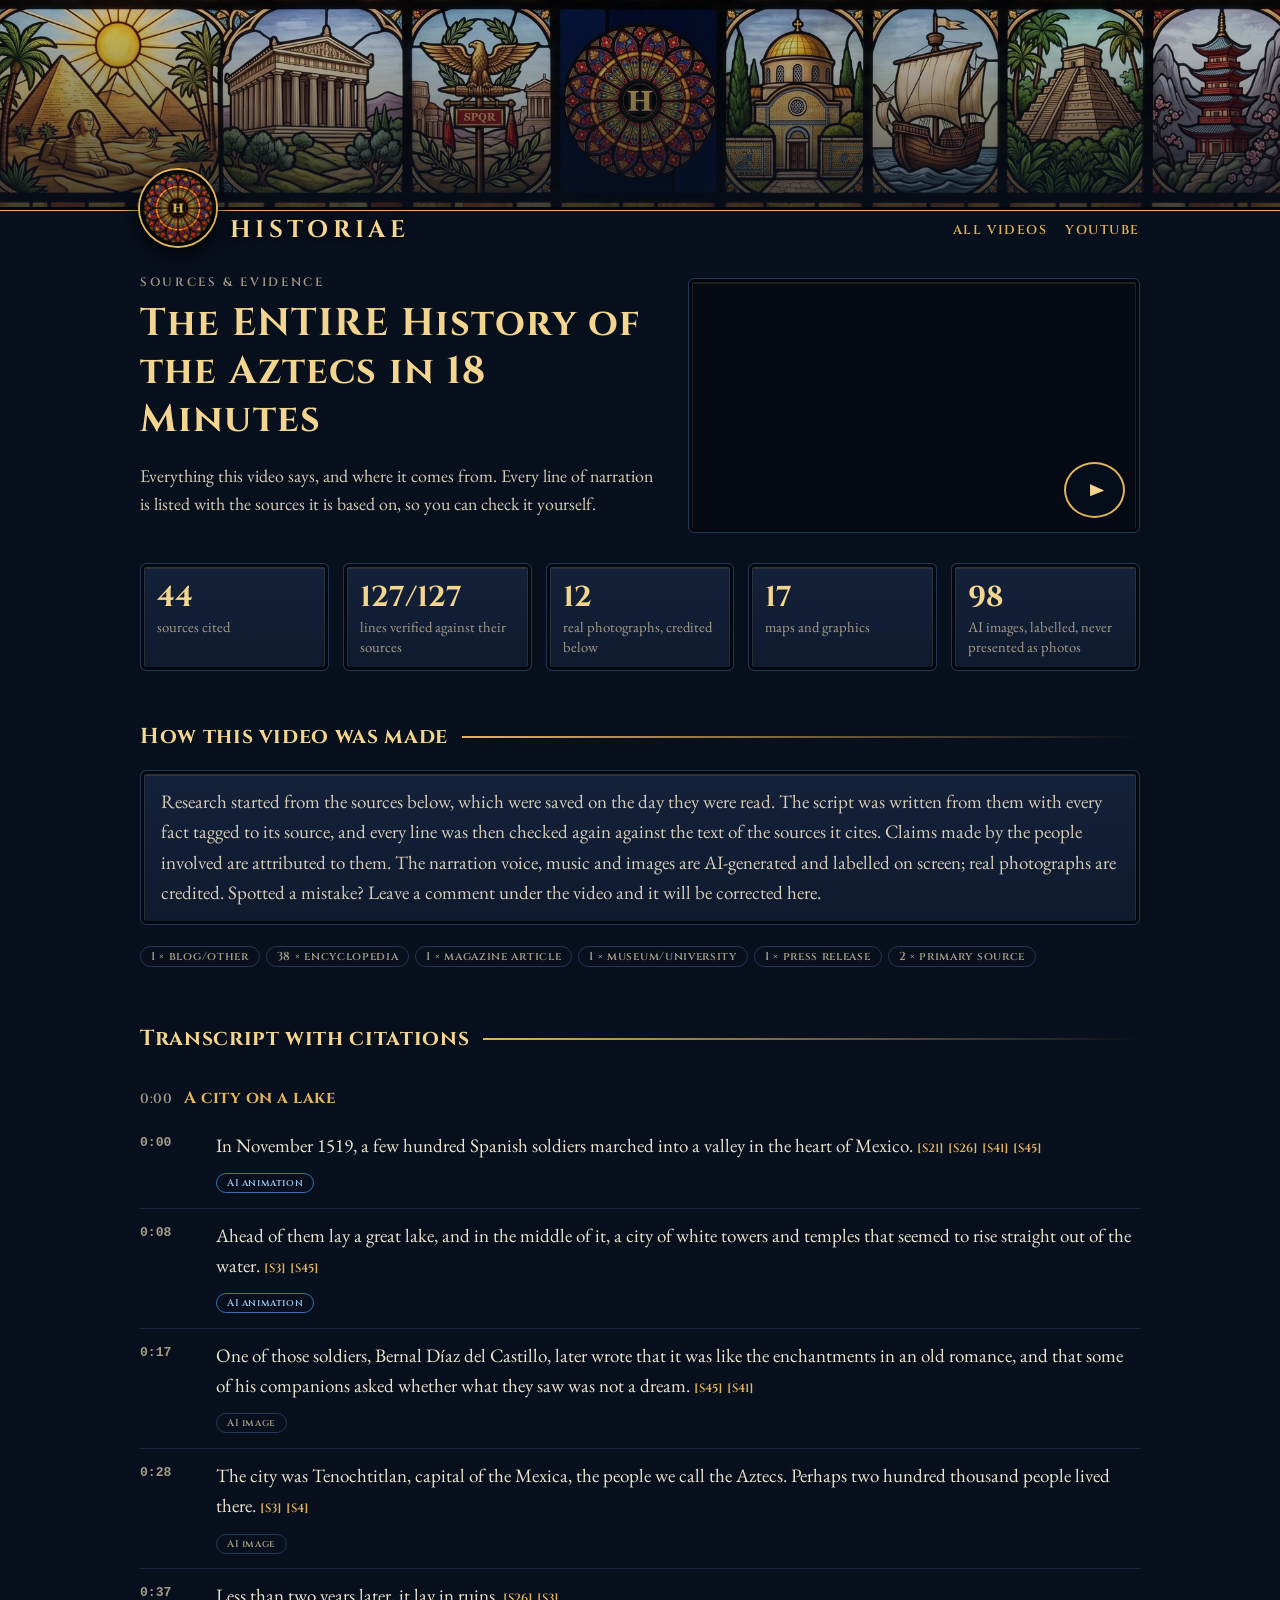
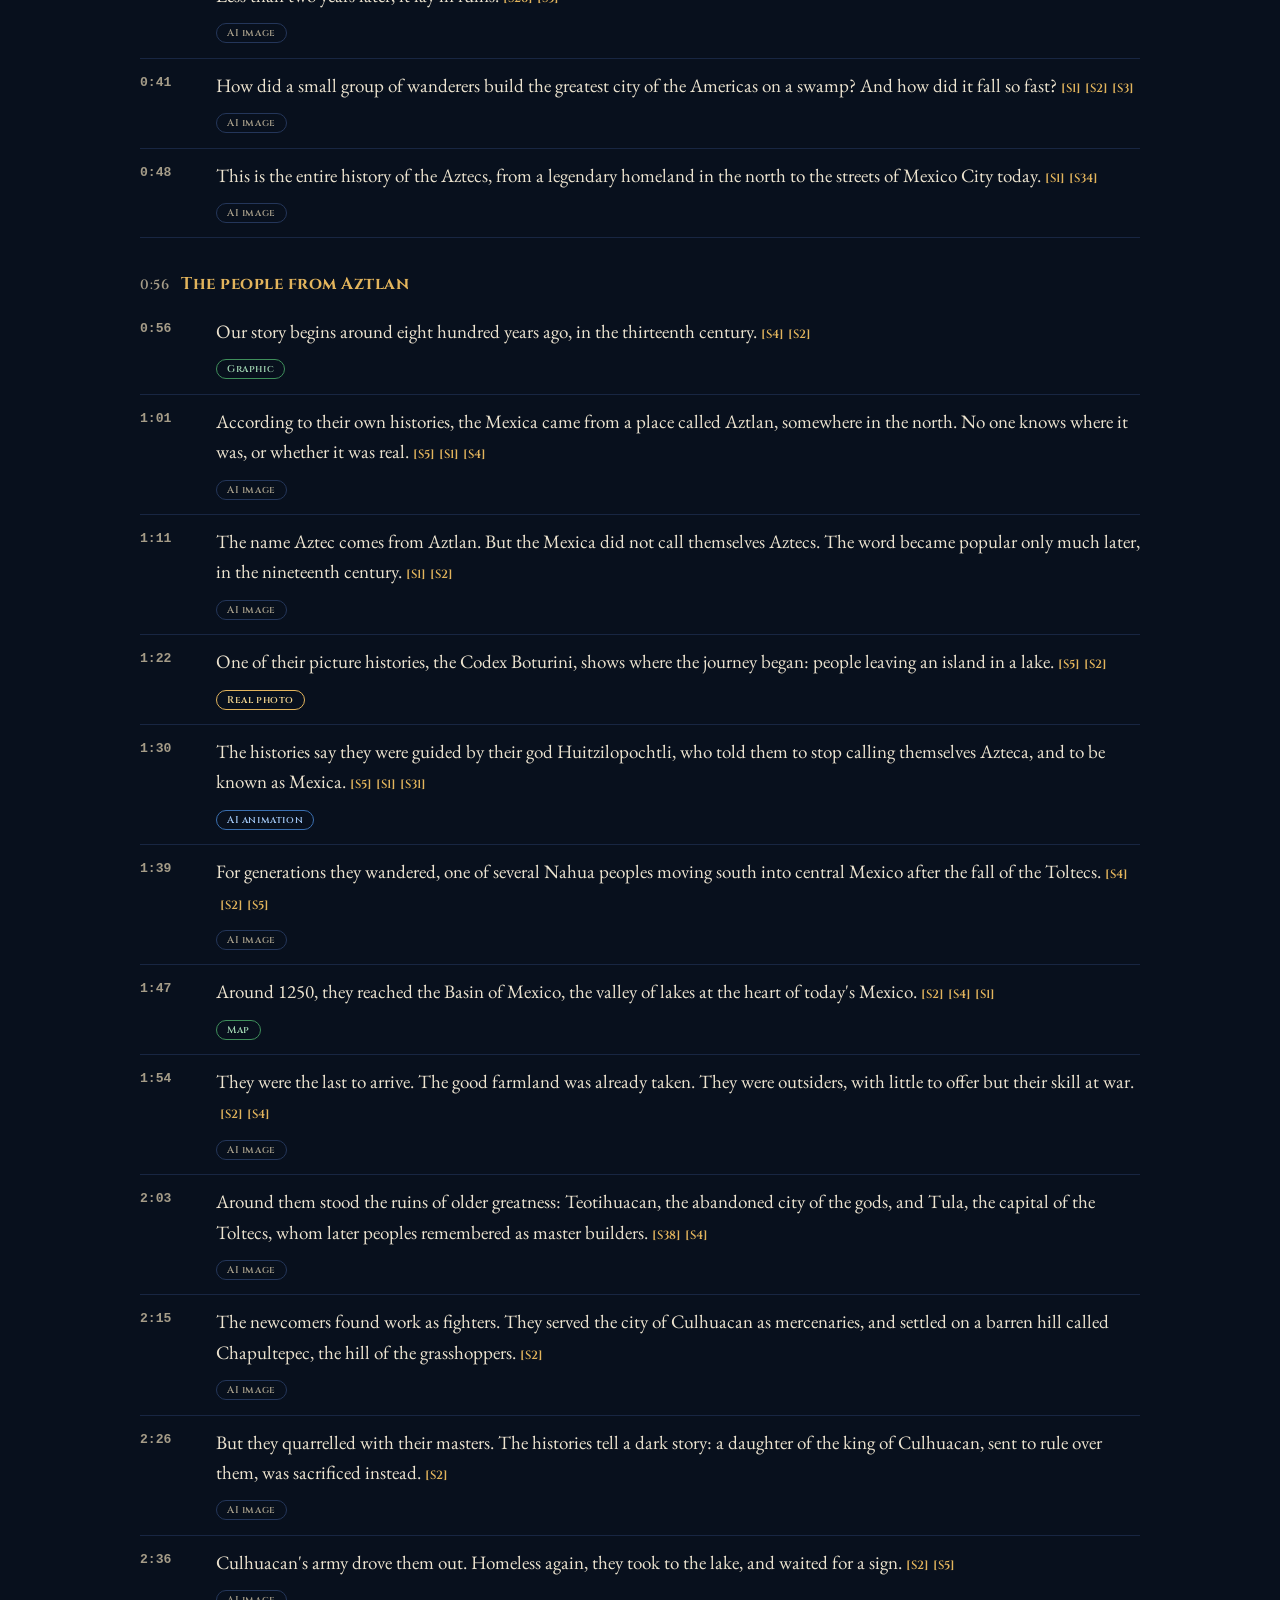
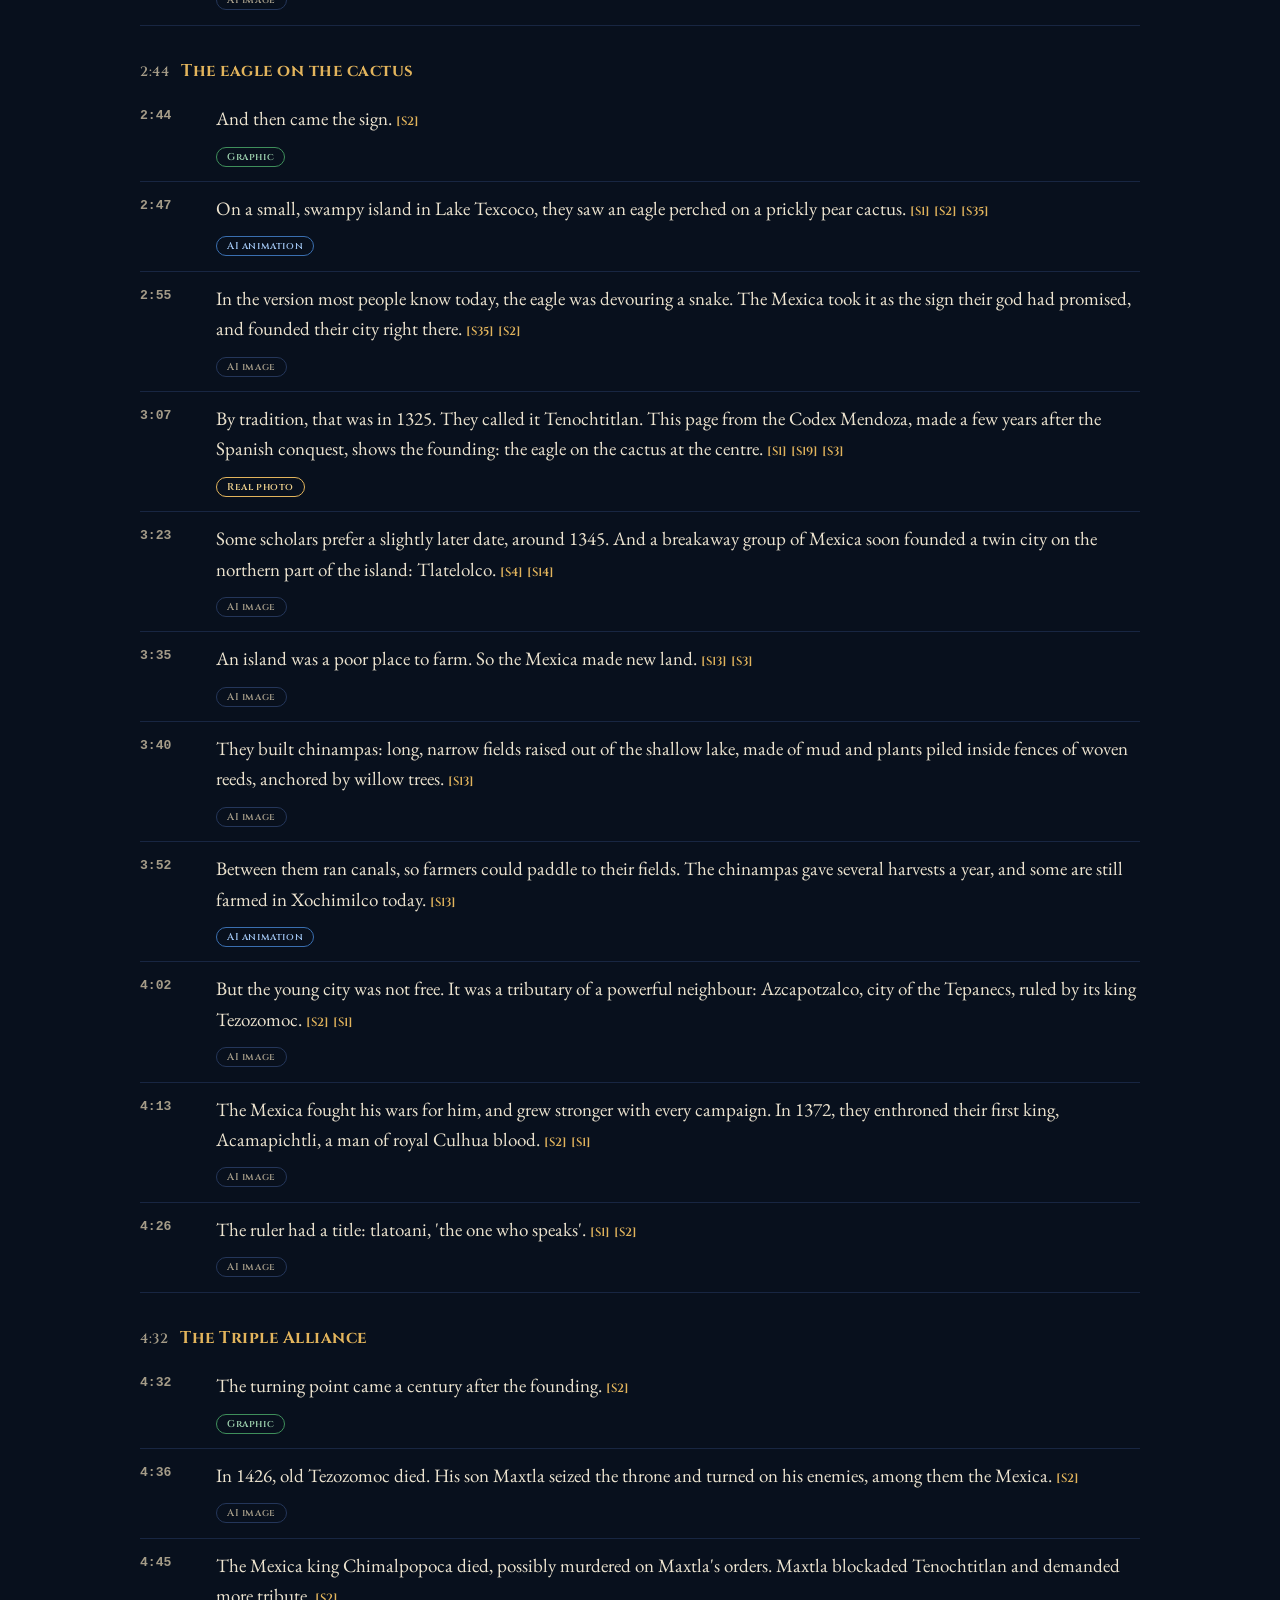
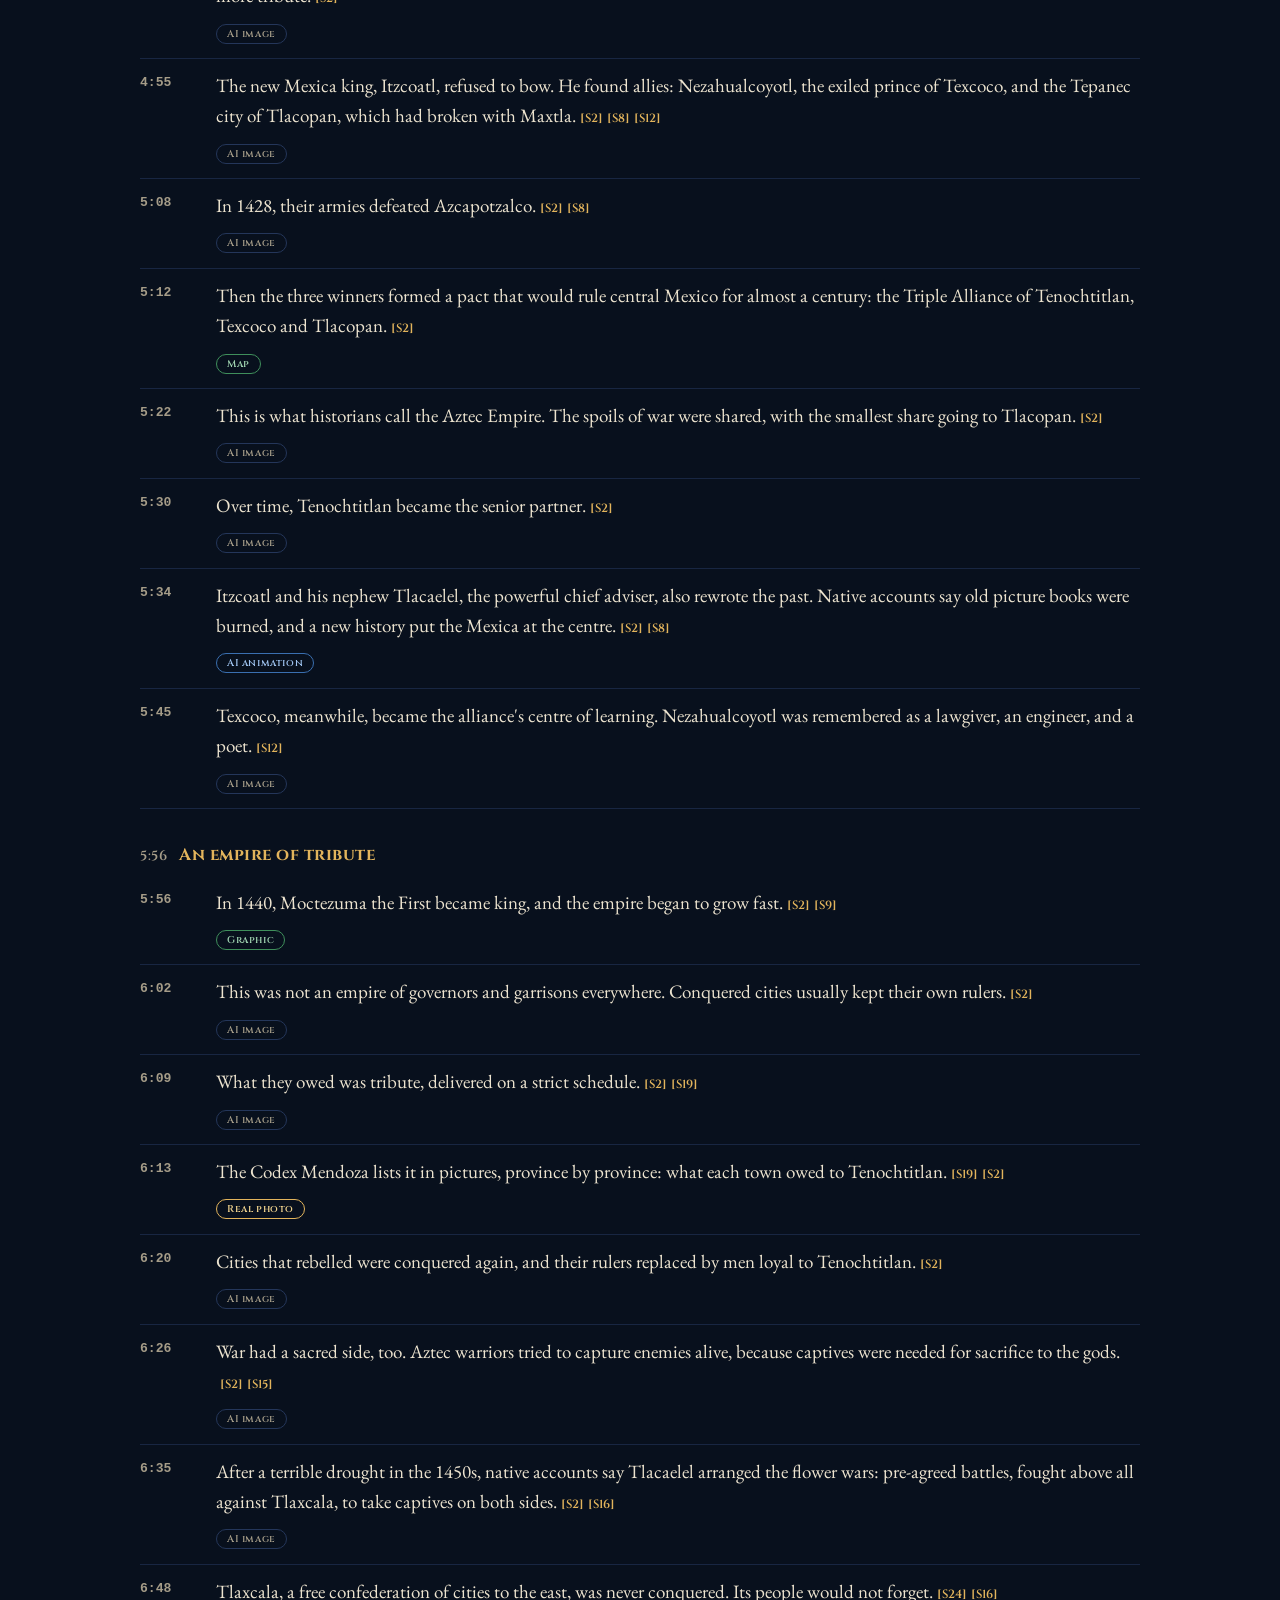
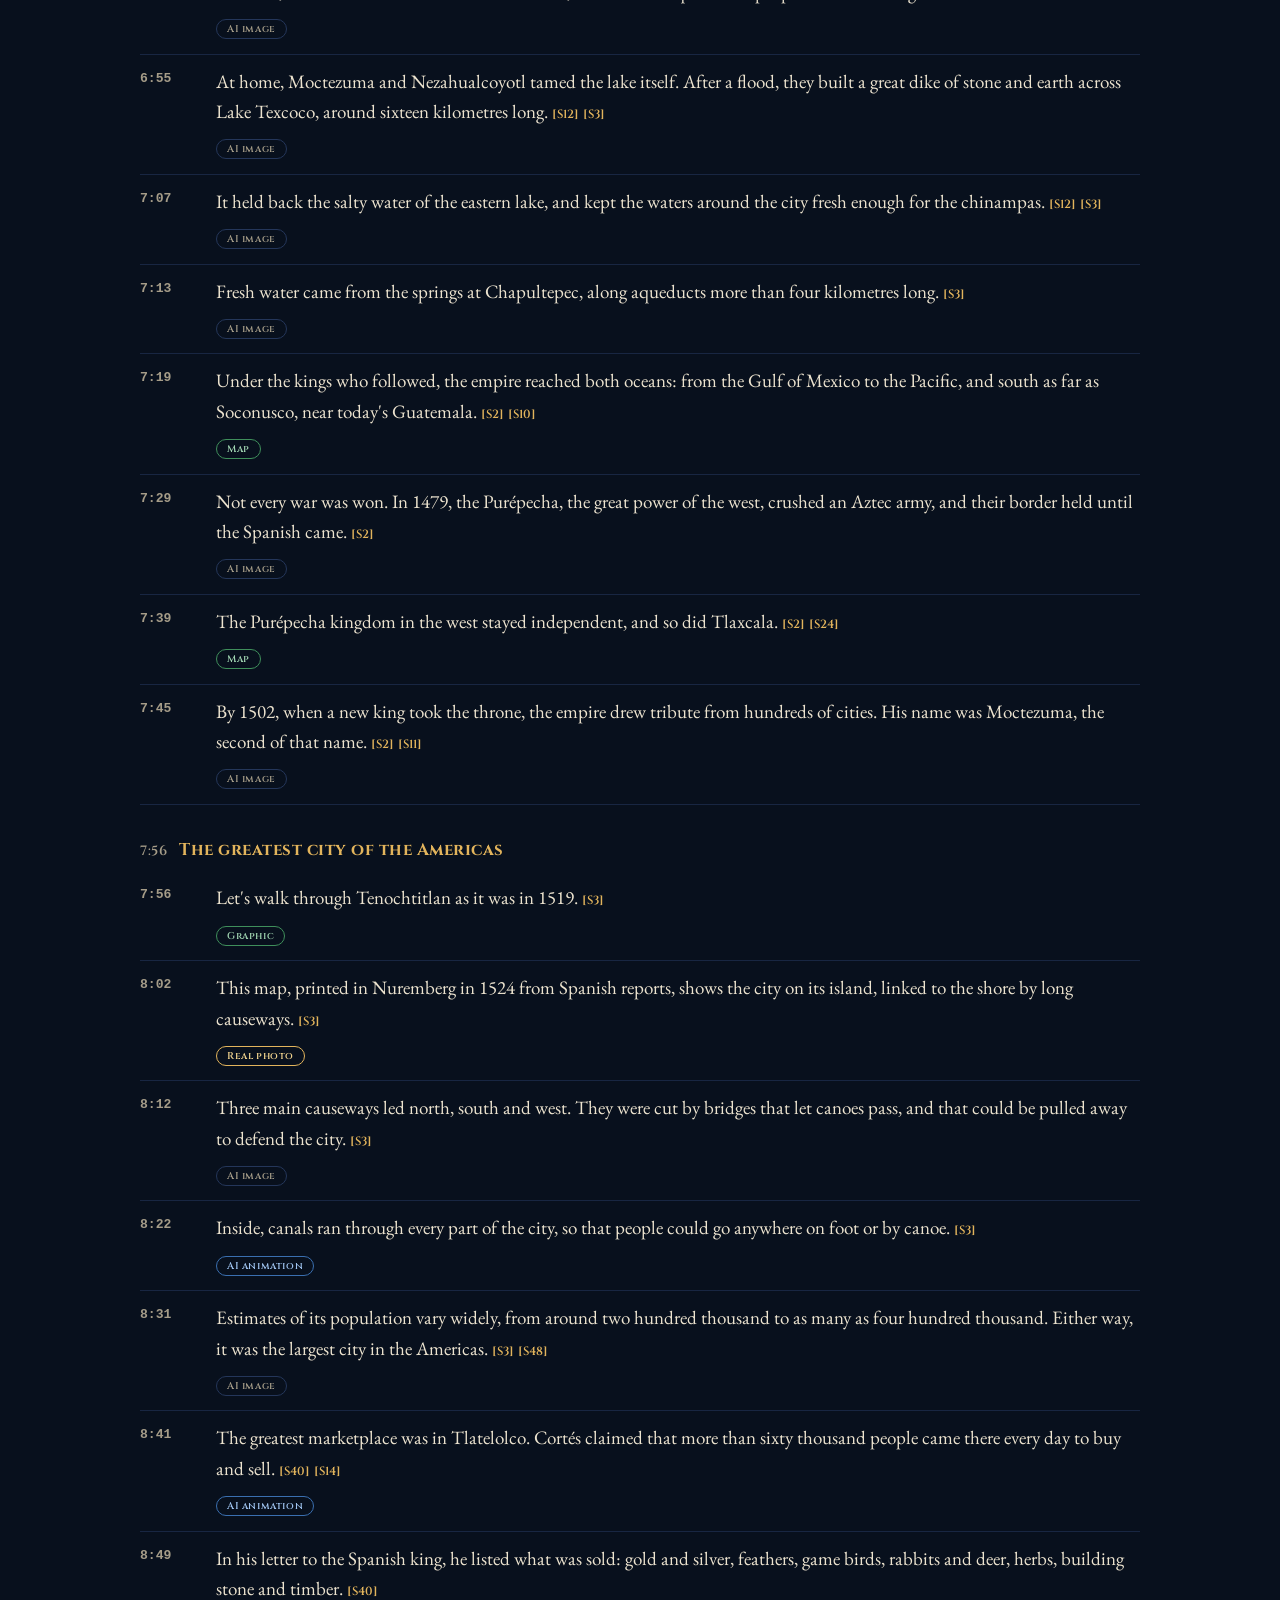
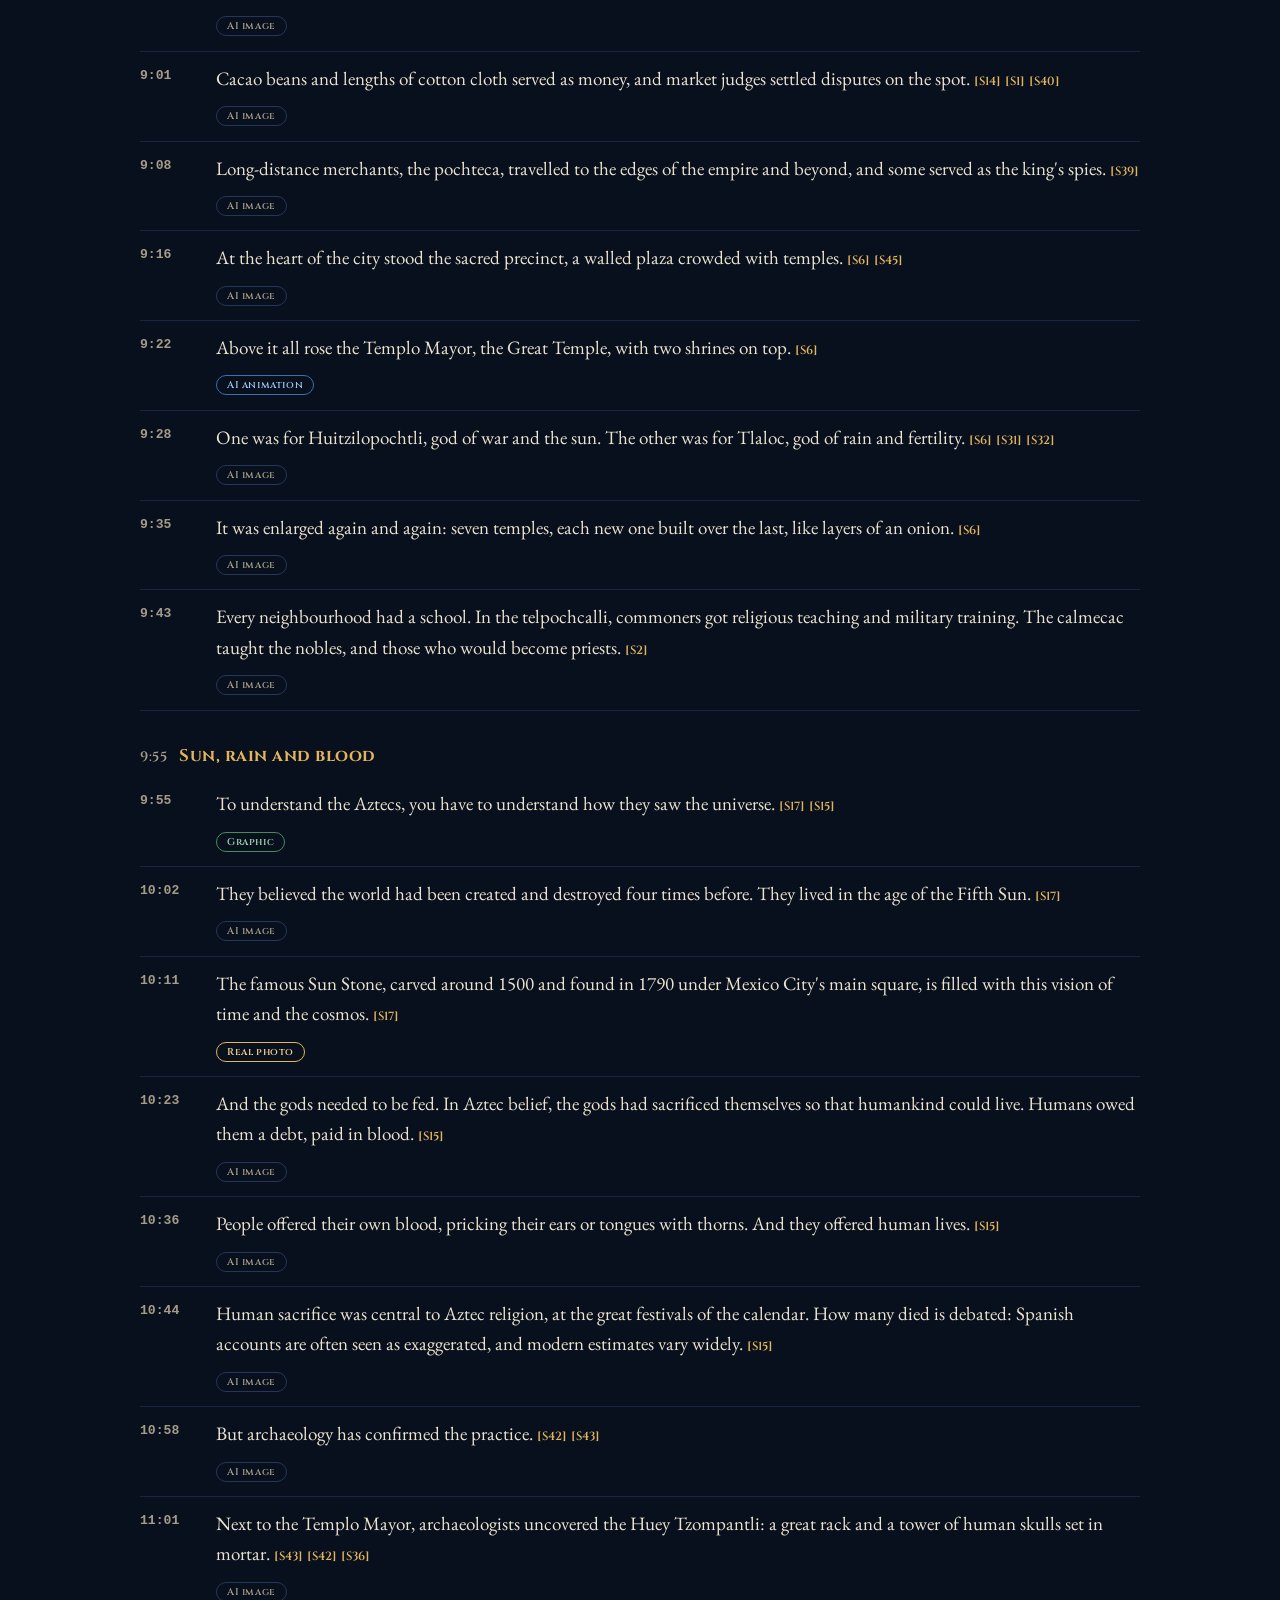
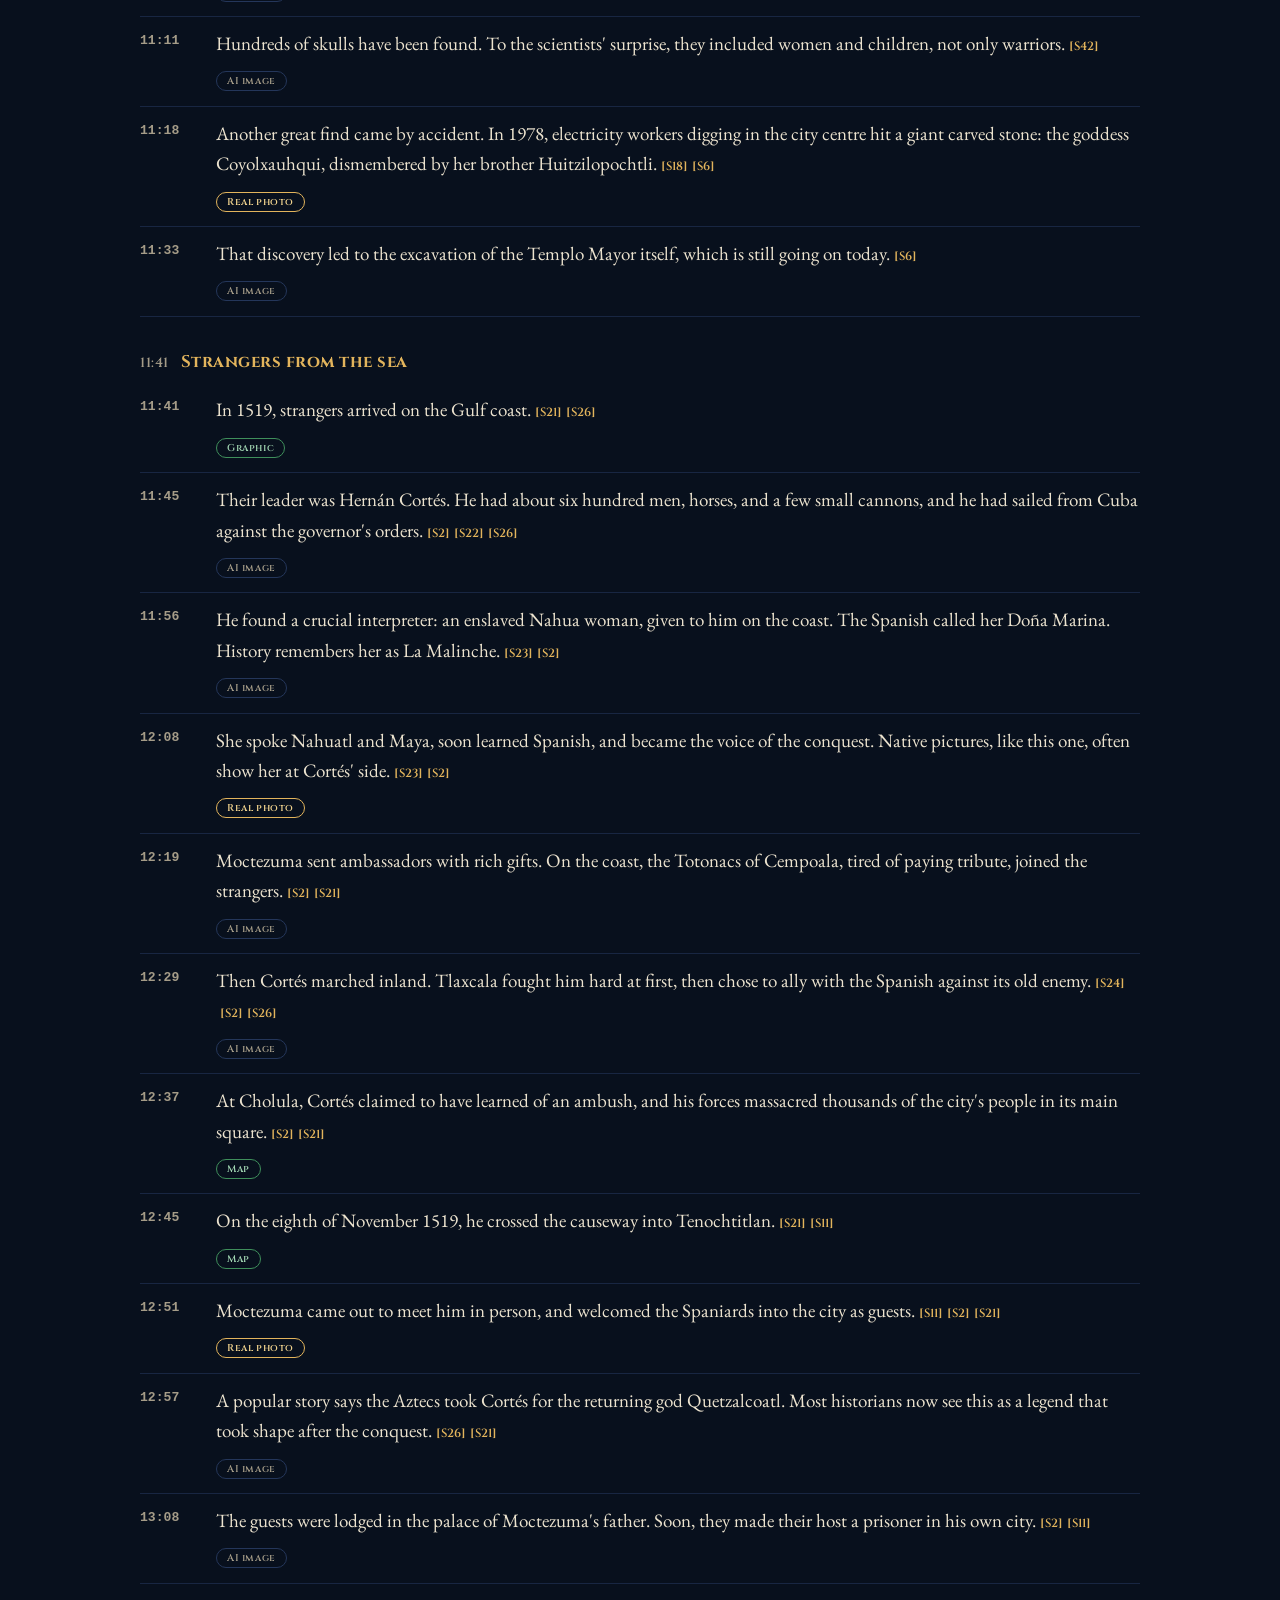
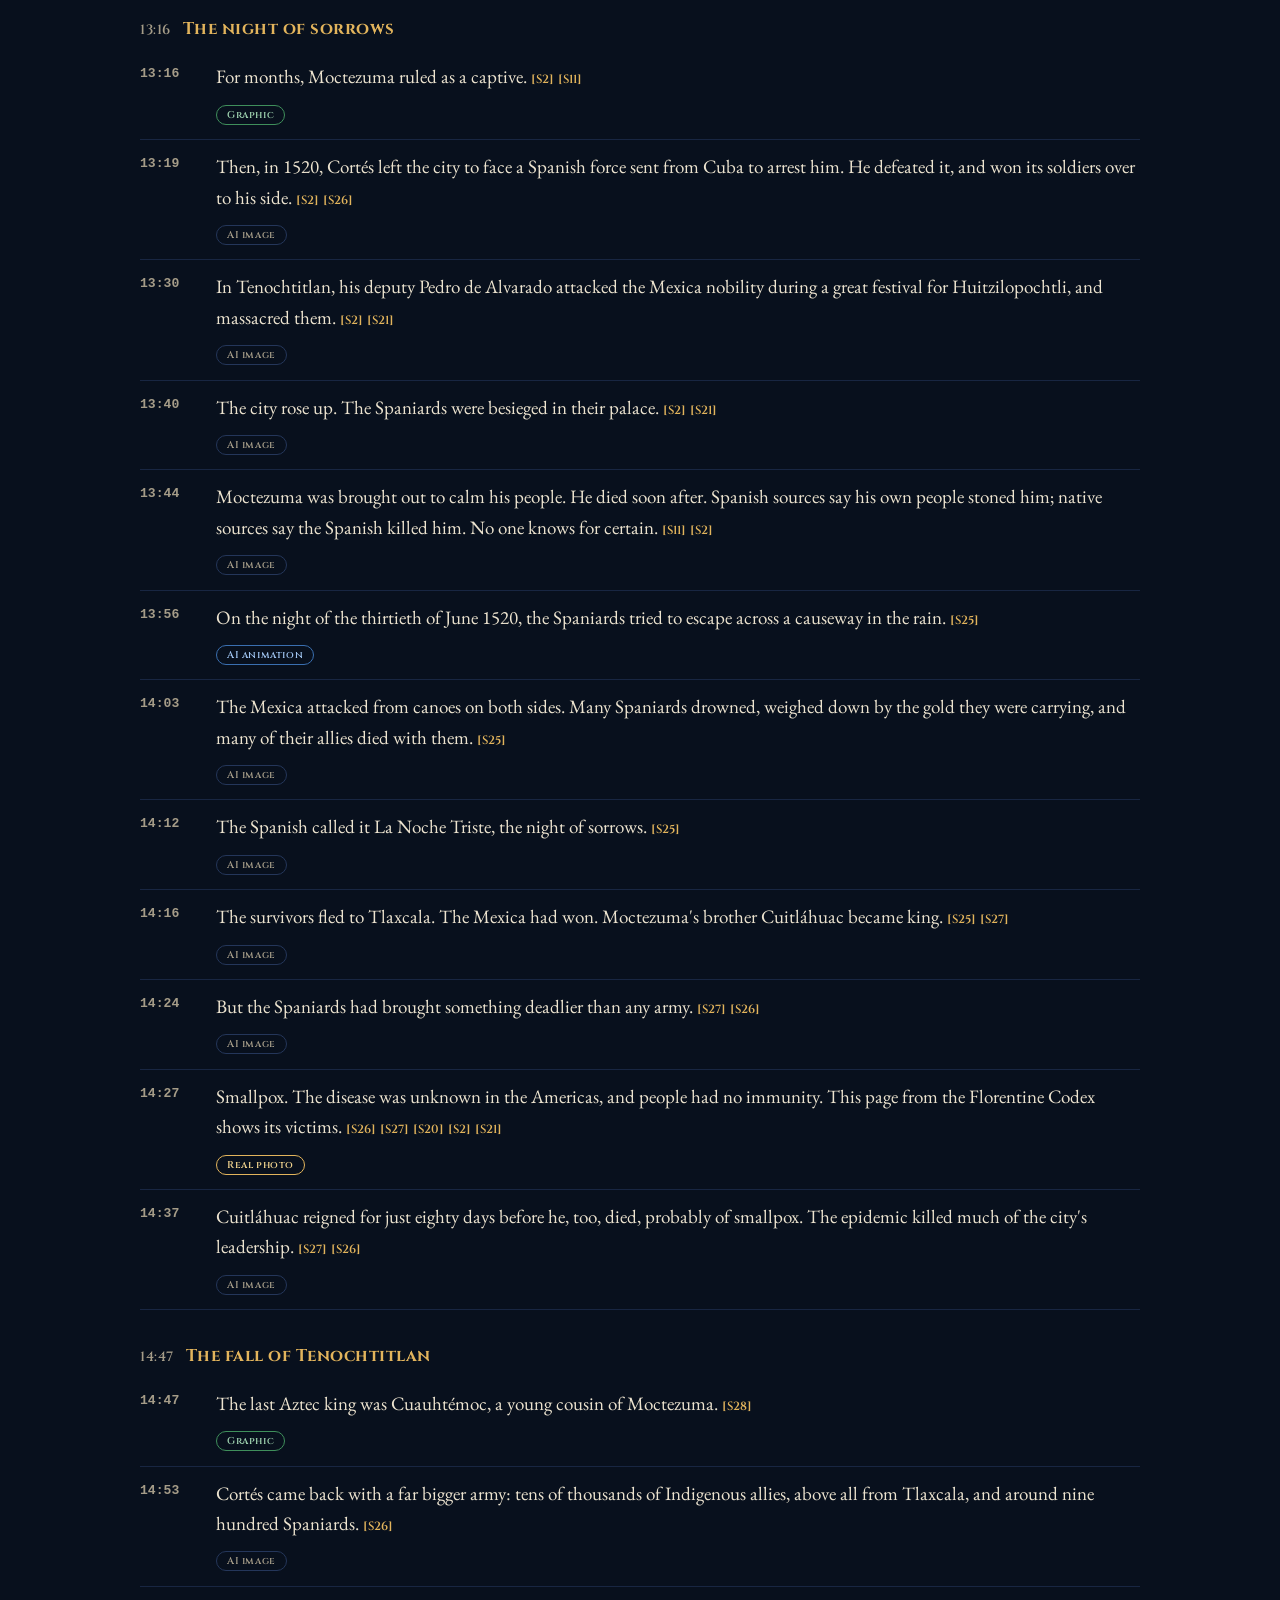
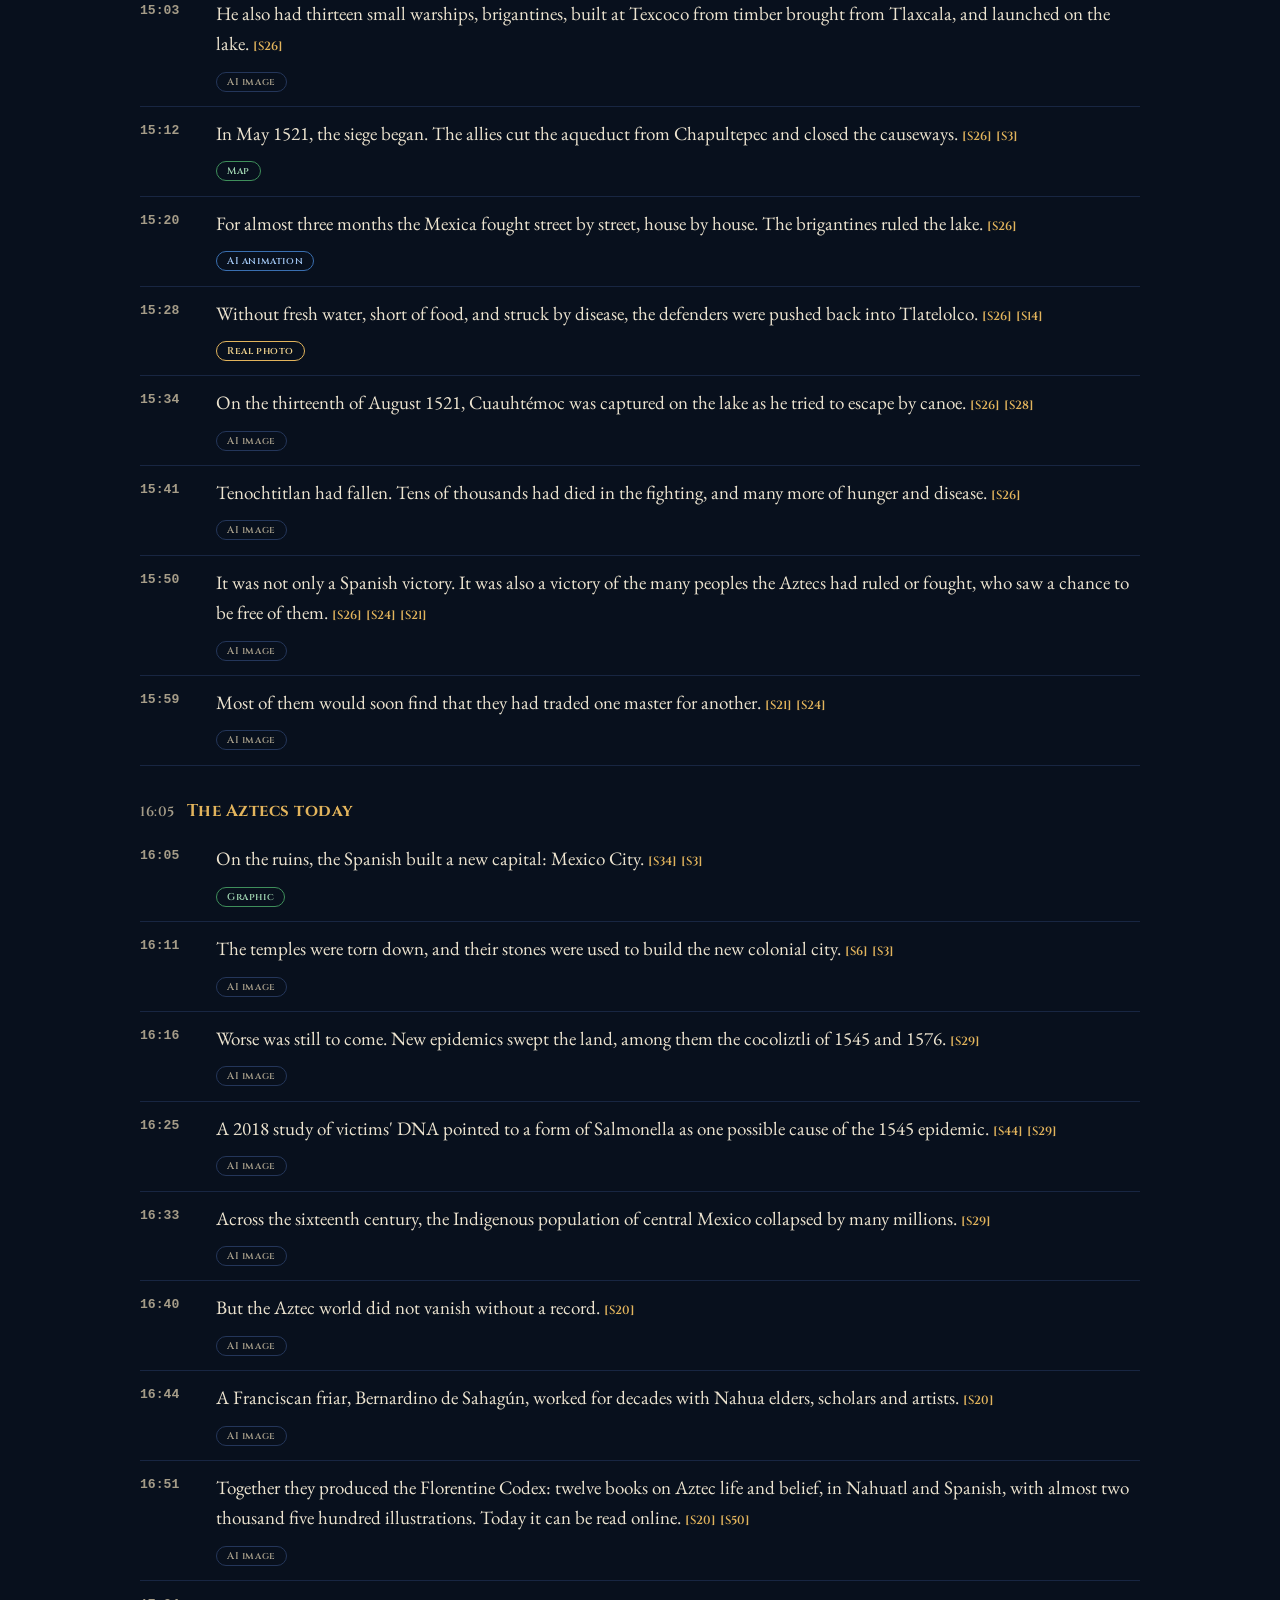
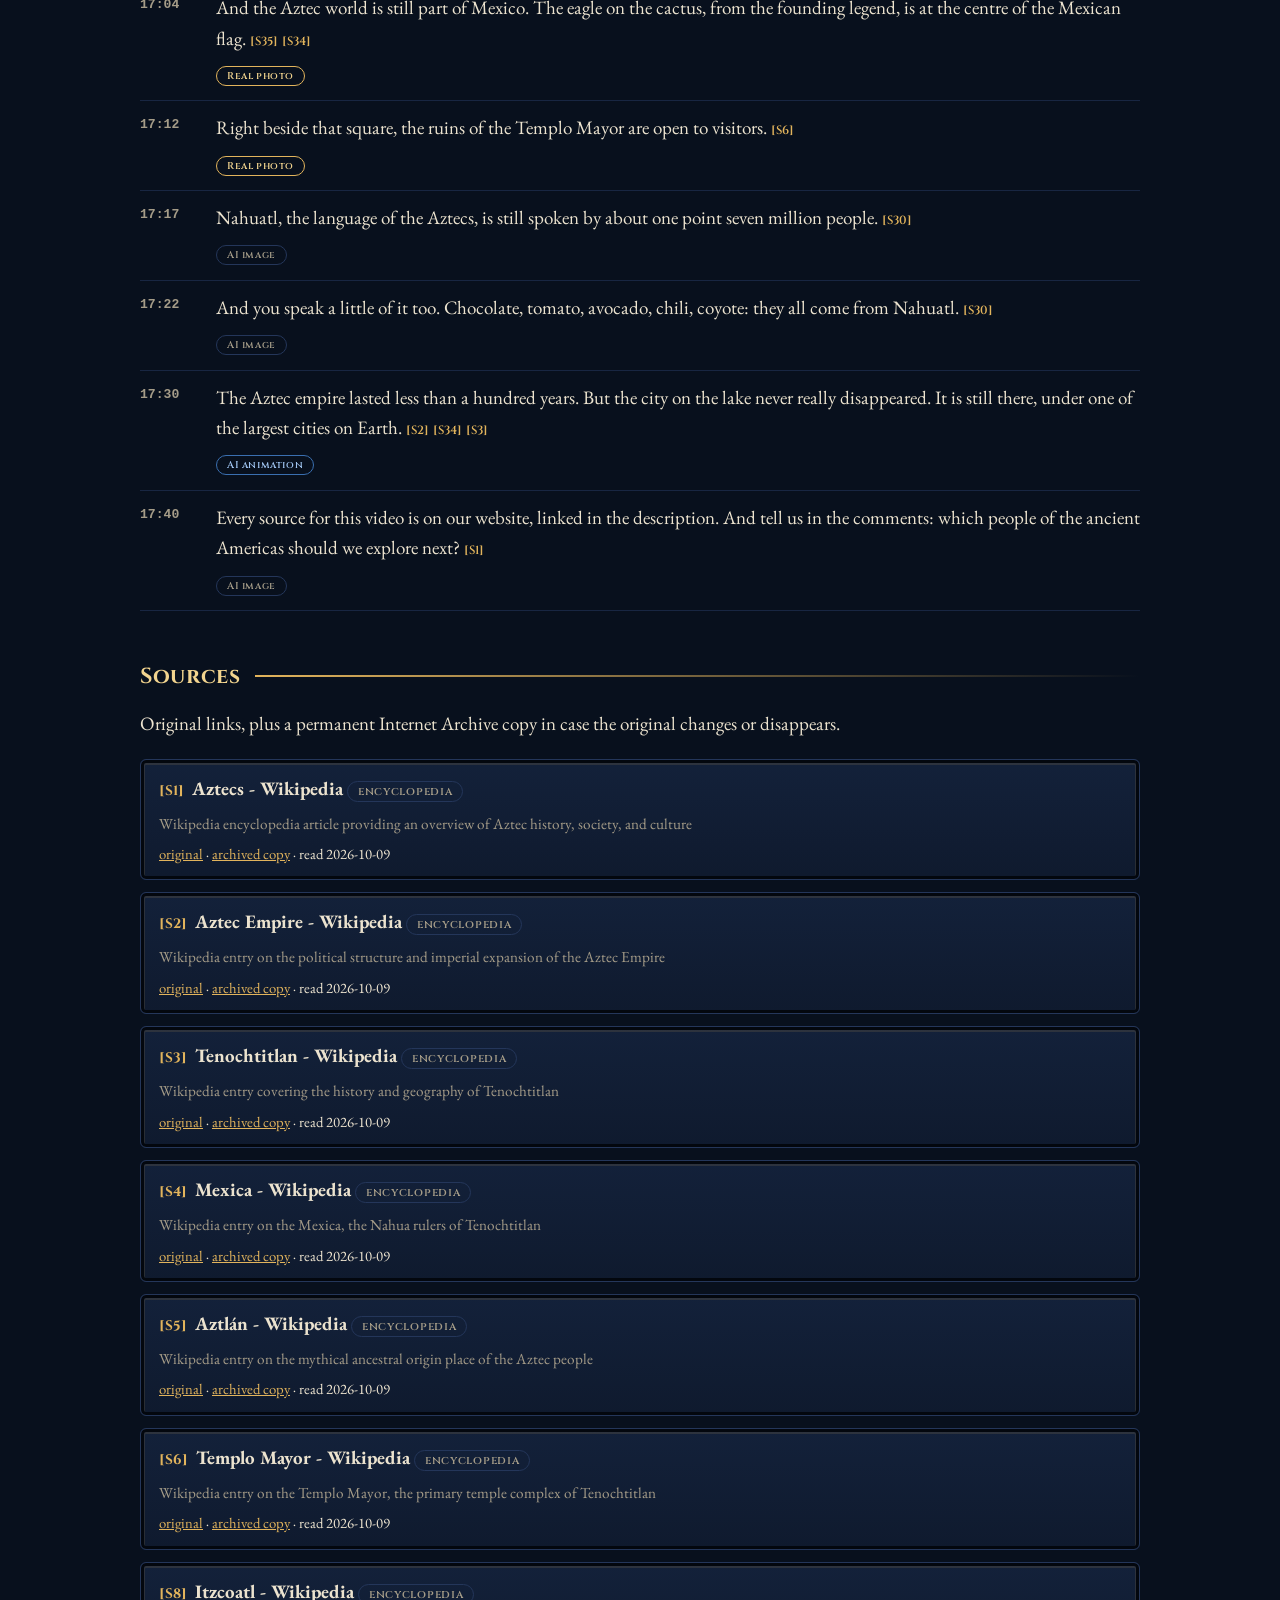
<file: ancient-americas-2-aztecs/index.html>
<!doctype html><html lang="en"><head><meta charset="utf-8"><meta name="viewport" content="width=device-width,initial-scale=1"><title>Sources: The ENTIRE History of the Aztecs in 18 Minutes</title><meta name="description" content="Every source, a cited transcript and photo credits for the Historiae video: The ENTIRE History of the Aztecs in 18 Minutes"><meta property="og:title" content="Sources: The ENTIRE History of the Aztecs in 18 Minutes"><meta property="og:description" content="Every source, a cited transcript and photo credits for the Historiae video: The ENTIRE History of the Aztecs in 18 Minutes"><meta property="og:image" content="https://i.ytimg.com/vi/G6ZzQ4U1iZ0/maxresdefault.jpg"><meta name="theme-color" content="#08101d"><link rel="icon" href="../assets/favicon_64.png"><link rel="apple-touch-icon" href="../assets/apple_touch.png"><link rel="preconnect" href="https://fonts.googleapis.com"><link rel="preconnect" href="https://fonts.gstatic.com" crossorigin><link href="https://fonts.googleapis.com/css2?family=Cinzel:wght@600;700&family=EB+Garamond:ital,wght@0,400;0,500;0,600;1,400&display=swap" rel="stylesheet"><link rel="stylesheet" href="../assets/style.css"></head><body><div class="band"></div><div class="bar"><a class="brand" href="../"><img src="../assets/logo_160.png" alt=""><span>HISTORIAE</span></a><nav><a href="../">All videos</a><a href="https://www.youtube.com/@HistoriaeHistory">YouTube</a></nav></div><main><div class="hero"><div><p class="kicker">Sources &amp; evidence</p><h1>The ENTIRE History of the Aztecs in 18 Minutes</h1><p class="lead">Everything this video says, and where it comes from. Every line of narration is listed with the sources it is based on, so you can check it yourself.</p></div><a class="watch pane" href="https://youtu.be/G6ZzQ4U1iZ0" style="background-image:url(https://i.ytimg.com/vi/G6ZzQ4U1iZ0/maxresdefault.jpg)" aria-label="Watch the video"></a></div><div class="stats"><div class="stat pane"><b>44</b><span>sources cited</span></div><div class="stat pane"><b>127/127</b><span>lines verified against their sources</span></div><div class="stat pane"><b>12</b><span>real photographs, credited below</span></div><div class="stat pane"><b>17</b><span>maps and graphics</span></div><div class="stat pane"><b>98</b><span>AI images, labelled, never presented as photos</span></div></div><h2>How this video was made</h2><div class="made pane">Research started from the sources below, which were saved on the day they were read. The script was written from them with every fact tagged to its source, and every line was then checked again against the text of the sources it cites. Claims made by the people involved are attributed to them. The narration voice, music and images are AI-generated and labelled on screen; real photographs are credited. Spotted a mistake? Leave a comment under the video and it will be corrected here.</div><p style="margin-top:14px"><span class="chip">1 × blog/other</span><span class="chip">38 × encyclopedia</span><span class="chip">1 × magazine article</span><span class="chip">1 × museum/university</span><span class="chip">1 × press release</span><span class="chip">2 × primary source</span></p><h2>Transcript with citations</h2><h3 class="chapter"><a class="ts" href="https://www.youtube.com/watch?v=G6ZzQ4U1iZ0&amp;t=0s">0:00</a><span>A city on a lake</span></h3><div class="line"><a class="ts" href="https://www.youtube.com/watch?v=G6ZzQ4U1iZ0&amp;t=0s">0:00</a><div>In November 1519, a few hundred Spanish soldiers marched into a valley in the heart of Mexico.<a class="cite" href="#S21">[S21]</a><a class="cite" href="#S26">[S26]</a><a class="cite" href="#S41">[S41]</a><a class="cite" href="#S45">[S45]</a><div class="vis"><span class="chip anim">AI animation</span></div></div></div><div class="line"><a class="ts" href="https://www.youtube.com/watch?v=G6ZzQ4U1iZ0&amp;t=8s">0:08</a><div>Ahead of them lay a great lake, and in the middle of it, a city of white towers and temples that seemed to rise straight out of the water.<a class="cite" href="#S3">[S3]</a><a class="cite" href="#S45">[S45]</a><div class="vis"><span class="chip anim">AI animation</span></div></div></div><div class="line"><a class="ts" href="https://www.youtube.com/watch?v=G6ZzQ4U1iZ0&amp;t=17s">0:17</a><div>One of those soldiers, Bernal Díaz del Castillo, later wrote that it was like the enchantments in an old romance, and that some of his companions asked whether what they saw was not a dream.<a class="cite" href="#S45">[S45]</a><a class="cite" href="#S41">[S41]</a><div class="vis"><span class="chip ">AI image</span></div></div></div><div class="line"><a class="ts" href="https://www.youtube.com/watch?v=G6ZzQ4U1iZ0&amp;t=28s">0:28</a><div>The city was Tenochtitlan, capital of the Mexica, the people we call the Aztecs. Perhaps two hundred thousand people lived there.<a class="cite" href="#S3">[S3]</a><a class="cite" href="#S4">[S4]</a><div class="vis"><span class="chip ">AI image</span></div></div></div><div class="line"><a class="ts" href="https://www.youtube.com/watch?v=G6ZzQ4U1iZ0&amp;t=37s">0:37</a><div>Less than two years later, it lay in ruins.<a class="cite" href="#S26">[S26]</a><a class="cite" href="#S3">[S3]</a><div class="vis"><span class="chip ">AI image</span></div></div></div><div class="line"><a class="ts" href="https://www.youtube.com/watch?v=G6ZzQ4U1iZ0&amp;t=41s">0:41</a><div>How did a small group of wanderers build the greatest city of the Americas on a swamp? And how did it fall so fast?<a class="cite" href="#S1">[S1]</a><a class="cite" href="#S2">[S2]</a><a class="cite" href="#S3">[S3]</a><div class="vis"><span class="chip ">AI image</span></div></div></div><div class="line"><a class="ts" href="https://www.youtube.com/watch?v=G6ZzQ4U1iZ0&amp;t=48s">0:48</a><div>This is the entire history of the Aztecs, from a legendary homeland in the north to the streets of Mexico City today.<a class="cite" href="#S1">[S1]</a><a class="cite" href="#S34">[S34]</a><div class="vis"><span class="chip ">AI image</span></div></div></div><h3 class="chapter"><a class="ts" href="https://www.youtube.com/watch?v=G6ZzQ4U1iZ0&amp;t=56s">0:56</a><span>The people from Aztlan</span></h3><div class="line"><a class="ts" href="https://www.youtube.com/watch?v=G6ZzQ4U1iZ0&amp;t=56s">0:56</a><div>Our story begins around eight hundred years ago, in the thirteenth century.<a class="cite" href="#S4">[S4]</a><a class="cite" href="#S2">[S2]</a><div class="vis"><span class="chip graphic">Graphic</span></div></div></div><div class="line"><a class="ts" href="https://www.youtube.com/watch?v=G6ZzQ4U1iZ0&amp;t=61s">1:01</a><div>According to their own histories, the Mexica came from a place called Aztlan, somewhere in the north. No one knows where it was, or whether it was real.<a class="cite" href="#S5">[S5]</a><a class="cite" href="#S1">[S1]</a><a class="cite" href="#S4">[S4]</a><div class="vis"><span class="chip ">AI image</span></div></div></div><div class="line"><a class="ts" href="https://www.youtube.com/watch?v=G6ZzQ4U1iZ0&amp;t=71s">1:11</a><div>The name Aztec comes from Aztlan. But the Mexica did not call themselves Aztecs. The word became popular only much later, in the nineteenth century.<a class="cite" href="#S1">[S1]</a><a class="cite" href="#S2">[S2]</a><div class="vis"><span class="chip ">AI image</span></div></div></div><div class="line"><a class="ts" href="https://www.youtube.com/watch?v=G6ZzQ4U1iZ0&amp;t=82s">1:22</a><div>One of their picture histories, the Codex Boturini, shows where the journey began: people leaving an island in a lake.<a class="cite" href="#S5">[S5]</a><a class="cite" href="#S2">[S2]</a><div class="vis"><span class="chip photo">Real photo</span></div></div></div><div class="line"><a class="ts" href="https://www.youtube.com/watch?v=G6ZzQ4U1iZ0&amp;t=90s">1:30</a><div>The histories say they were guided by their god Huitzilopochtli, who told them to stop calling themselves Azteca, and to be known as Mexica.<a class="cite" href="#S5">[S5]</a><a class="cite" href="#S1">[S1]</a><a class="cite" href="#S31">[S31]</a><div class="vis"><span class="chip anim">AI animation</span></div></div></div><div class="line"><a class="ts" href="https://www.youtube.com/watch?v=G6ZzQ4U1iZ0&amp;t=99s">1:39</a><div>For generations they wandered, one of several Nahua peoples moving south into central Mexico after the fall of the Toltecs.<a class="cite" href="#S4">[S4]</a><a class="cite" href="#S2">[S2]</a><a class="cite" href="#S5">[S5]</a><div class="vis"><span class="chip ">AI image</span></div></div></div><div class="line"><a class="ts" href="https://www.youtube.com/watch?v=G6ZzQ4U1iZ0&amp;t=107s">1:47</a><div>Around 1250, they reached the Basin of Mexico, the valley of lakes at the heart of today&#x27;s Mexico.<a class="cite" href="#S2">[S2]</a><a class="cite" href="#S4">[S4]</a><a class="cite" href="#S1">[S1]</a><div class="vis"><span class="chip graphic">Map</span></div></div></div><div class="line"><a class="ts" href="https://www.youtube.com/watch?v=G6ZzQ4U1iZ0&amp;t=114s">1:54</a><div>They were the last to arrive. The good farmland was already taken. They were outsiders, with little to offer but their skill at war.<a class="cite" href="#S2">[S2]</a><a class="cite" href="#S4">[S4]</a><div class="vis"><span class="chip ">AI image</span></div></div></div><div class="line"><a class="ts" href="https://www.youtube.com/watch?v=G6ZzQ4U1iZ0&amp;t=123s">2:03</a><div>Around them stood the ruins of older greatness: Teotihuacan, the abandoned city of the gods, and Tula, the capital of the Toltecs, whom later peoples remembered as master builders.<a class="cite" href="#S38">[S38]</a><a class="cite" href="#S4">[S4]</a><div class="vis"><span class="chip ">AI image</span></div></div></div><div class="line"><a class="ts" href="https://www.youtube.com/watch?v=G6ZzQ4U1iZ0&amp;t=135s">2:15</a><div>The newcomers found work as fighters. They served the city of Culhuacan as mercenaries, and settled on a barren hill called Chapultepec, the hill of the grasshoppers.<a class="cite" href="#S2">[S2]</a><div class="vis"><span class="chip ">AI image</span></div></div></div><div class="line"><a class="ts" href="https://www.youtube.com/watch?v=G6ZzQ4U1iZ0&amp;t=146s">2:26</a><div>But they quarrelled with their masters. The histories tell a dark story: a daughter of the king of Culhuacan, sent to rule over them, was sacrificed instead.<a class="cite" href="#S2">[S2]</a><div class="vis"><span class="chip ">AI image</span></div></div></div><div class="line"><a class="ts" href="https://www.youtube.com/watch?v=G6ZzQ4U1iZ0&amp;t=156s">2:36</a><div>Culhuacan&#x27;s army drove them out. Homeless again, they took to the lake, and waited for a sign.<a class="cite" href="#S2">[S2]</a><a class="cite" href="#S5">[S5]</a><div class="vis"><span class="chip ">AI image</span></div></div></div><h3 class="chapter"><a class="ts" href="https://www.youtube.com/watch?v=G6ZzQ4U1iZ0&amp;t=164s">2:44</a><span>The eagle on the cactus</span></h3><div class="line"><a class="ts" href="https://www.youtube.com/watch?v=G6ZzQ4U1iZ0&amp;t=164s">2:44</a><div>And then came the sign.<a class="cite" href="#S2">[S2]</a><div class="vis"><span class="chip graphic">Graphic</span></div></div></div><div class="line"><a class="ts" href="https://www.youtube.com/watch?v=G6ZzQ4U1iZ0&amp;t=167s">2:47</a><div>On a small, swampy island in Lake Texcoco, they saw an eagle perched on a prickly pear cactus.<a class="cite" href="#S1">[S1]</a><a class="cite" href="#S2">[S2]</a><a class="cite" href="#S35">[S35]</a><div class="vis"><span class="chip anim">AI animation</span></div></div></div><div class="line"><a class="ts" href="https://www.youtube.com/watch?v=G6ZzQ4U1iZ0&amp;t=175s">2:55</a><div>In the version most people know today, the eagle was devouring a snake. The Mexica took it as the sign their god had promised, and founded their city right there.<a class="cite" href="#S35">[S35]</a><a class="cite" href="#S2">[S2]</a><div class="vis"><span class="chip ">AI image</span></div></div></div><div class="line"><a class="ts" href="https://www.youtube.com/watch?v=G6ZzQ4U1iZ0&amp;t=187s">3:07</a><div>By tradition, that was in 1325. They called it Tenochtitlan. This page from the Codex Mendoza, made a few years after the Spanish conquest, shows the founding: the eagle on the cactus at the centre.<a class="cite" href="#S1">[S1]</a><a class="cite" href="#S19">[S19]</a><a class="cite" href="#S3">[S3]</a><div class="vis"><span class="chip photo">Real photo</span></div></div></div><div class="line"><a class="ts" href="https://www.youtube.com/watch?v=G6ZzQ4U1iZ0&amp;t=203s">3:23</a><div>Some scholars prefer a slightly later date, around 1345. And a breakaway group of Mexica soon founded a twin city on the northern part of the island: Tlatelolco.<a class="cite" href="#S4">[S4]</a><a class="cite" href="#S14">[S14]</a><div class="vis"><span class="chip ">AI image</span></div></div></div><div class="line"><a class="ts" href="https://www.youtube.com/watch?v=G6ZzQ4U1iZ0&amp;t=215s">3:35</a><div>An island was a poor place to farm. So the Mexica made new land.<a class="cite" href="#S13">[S13]</a><a class="cite" href="#S3">[S3]</a><div class="vis"><span class="chip ">AI image</span></div></div></div><div class="line"><a class="ts" href="https://www.youtube.com/watch?v=G6ZzQ4U1iZ0&amp;t=220s">3:40</a><div>They built chinampas: long, narrow fields raised out of the shallow lake, made of mud and plants piled inside fences of woven reeds, anchored by willow trees.<a class="cite" href="#S13">[S13]</a><div class="vis"><span class="chip ">AI image</span></div></div></div><div class="line"><a class="ts" href="https://www.youtube.com/watch?v=G6ZzQ4U1iZ0&amp;t=232s">3:52</a><div>Between them ran canals, so farmers could paddle to their fields. The chinampas gave several harvests a year, and some are still farmed in Xochimilco today.<a class="cite" href="#S13">[S13]</a><div class="vis"><span class="chip anim">AI animation</span></div></div></div><div class="line"><a class="ts" href="https://www.youtube.com/watch?v=G6ZzQ4U1iZ0&amp;t=242s">4:02</a><div>But the young city was not free. It was a tributary of a powerful neighbour: Azcapotzalco, city of the Tepanecs, ruled by its king Tezozomoc.<a class="cite" href="#S2">[S2]</a><a class="cite" href="#S1">[S1]</a><div class="vis"><span class="chip ">AI image</span></div></div></div><div class="line"><a class="ts" href="https://www.youtube.com/watch?v=G6ZzQ4U1iZ0&amp;t=253s">4:13</a><div>The Mexica fought his wars for him, and grew stronger with every campaign. In 1372, they enthroned their first king, Acamapichtli, a man of royal Culhua blood.<a class="cite" href="#S2">[S2]</a><a class="cite" href="#S1">[S1]</a><div class="vis"><span class="chip ">AI image</span></div></div></div><div class="line"><a class="ts" href="https://www.youtube.com/watch?v=G6ZzQ4U1iZ0&amp;t=266s">4:26</a><div>The ruler had a title: tlatoani, &#x27;the one who speaks&#x27;.<a class="cite" href="#S1">[S1]</a><a class="cite" href="#S2">[S2]</a><div class="vis"><span class="chip ">AI image</span></div></div></div><h3 class="chapter"><a class="ts" href="https://www.youtube.com/watch?v=G6ZzQ4U1iZ0&amp;t=272s">4:32</a><span>The Triple Alliance</span></h3><div class="line"><a class="ts" href="https://www.youtube.com/watch?v=G6ZzQ4U1iZ0&amp;t=272s">4:32</a><div>The turning point came a century after the founding.<a class="cite" href="#S2">[S2]</a><div class="vis"><span class="chip graphic">Graphic</span></div></div></div><div class="line"><a class="ts" href="https://www.youtube.com/watch?v=G6ZzQ4U1iZ0&amp;t=276s">4:36</a><div>In 1426, old Tezozomoc died. His son Maxtla seized the throne and turned on his enemies, among them the Mexica.<a class="cite" href="#S2">[S2]</a><div class="vis"><span class="chip ">AI image</span></div></div></div><div class="line"><a class="ts" href="https://www.youtube.com/watch?v=G6ZzQ4U1iZ0&amp;t=285s">4:45</a><div>The Mexica king Chimalpopoca died, possibly murdered on Maxtla&#x27;s orders. Maxtla blockaded Tenochtitlan and demanded more tribute.<a class="cite" href="#S2">[S2]</a><div class="vis"><span class="chip ">AI image</span></div></div></div><div class="line"><a class="ts" href="https://www.youtube.com/watch?v=G6ZzQ4U1iZ0&amp;t=295s">4:55</a><div>The new Mexica king, Itzcoatl, refused to bow. He found allies: Nezahualcoyotl, the exiled prince of Texcoco, and the Tepanec city of Tlacopan, which had broken with Maxtla.<a class="cite" href="#S2">[S2]</a><a class="cite" href="#S8">[S8]</a><a class="cite" href="#S12">[S12]</a><div class="vis"><span class="chip ">AI image</span></div></div></div><div class="line"><a class="ts" href="https://www.youtube.com/watch?v=G6ZzQ4U1iZ0&amp;t=308s">5:08</a><div>In 1428, their armies defeated Azcapotzalco.<a class="cite" href="#S2">[S2]</a><a class="cite" href="#S8">[S8]</a><div class="vis"><span class="chip ">AI image</span></div></div></div><div class="line"><a class="ts" href="https://www.youtube.com/watch?v=G6ZzQ4U1iZ0&amp;t=312s">5:12</a><div>Then the three winners formed a pact that would rule central Mexico for almost a century: the Triple Alliance of Tenochtitlan, Texcoco and Tlacopan.<a class="cite" href="#S2">[S2]</a><div class="vis"><span class="chip graphic">Map</span></div></div></div><div class="line"><a class="ts" href="https://www.youtube.com/watch?v=G6ZzQ4U1iZ0&amp;t=322s">5:22</a><div>This is what historians call the Aztec Empire. The spoils of war were shared, with the smallest share going to Tlacopan.<a class="cite" href="#S2">[S2]</a><div class="vis"><span class="chip ">AI image</span></div></div></div><div class="line"><a class="ts" href="https://www.youtube.com/watch?v=G6ZzQ4U1iZ0&amp;t=330s">5:30</a><div>Over time, Tenochtitlan became the senior partner.<a class="cite" href="#S2">[S2]</a><div class="vis"><span class="chip ">AI image</span></div></div></div><div class="line"><a class="ts" href="https://www.youtube.com/watch?v=G6ZzQ4U1iZ0&amp;t=334s">5:34</a><div>Itzcoatl and his nephew Tlacaelel, the powerful chief adviser, also rewrote the past. Native accounts say old picture books were burned, and a new history put the Mexica at the centre.<a class="cite" href="#S2">[S2]</a><a class="cite" href="#S8">[S8]</a><div class="vis"><span class="chip anim">AI animation</span></div></div></div><div class="line"><a class="ts" href="https://www.youtube.com/watch?v=G6ZzQ4U1iZ0&amp;t=345s">5:45</a><div>Texcoco, meanwhile, became the alliance&#x27;s centre of learning. Nezahualcoyotl was remembered as a lawgiver, an engineer, and a poet.<a class="cite" href="#S12">[S12]</a><div class="vis"><span class="chip ">AI image</span></div></div></div><h3 class="chapter"><a class="ts" href="https://www.youtube.com/watch?v=G6ZzQ4U1iZ0&amp;t=356s">5:56</a><span>An empire of tribute</span></h3><div class="line"><a class="ts" href="https://www.youtube.com/watch?v=G6ZzQ4U1iZ0&amp;t=356s">5:56</a><div>In 1440, Moctezuma the First became king, and the empire began to grow fast.<a class="cite" href="#S2">[S2]</a><a class="cite" href="#S9">[S9]</a><div class="vis"><span class="chip graphic">Graphic</span></div></div></div><div class="line"><a class="ts" href="https://www.youtube.com/watch?v=G6ZzQ4U1iZ0&amp;t=362s">6:02</a><div>This was not an empire of governors and garrisons everywhere. Conquered cities usually kept their own rulers.<a class="cite" href="#S2">[S2]</a><div class="vis"><span class="chip ">AI image</span></div></div></div><div class="line"><a class="ts" href="https://www.youtube.com/watch?v=G6ZzQ4U1iZ0&amp;t=369s">6:09</a><div>What they owed was tribute, delivered on a strict schedule.<a class="cite" href="#S2">[S2]</a><a class="cite" href="#S19">[S19]</a><div class="vis"><span class="chip ">AI image</span></div></div></div><div class="line"><a class="ts" href="https://www.youtube.com/watch?v=G6ZzQ4U1iZ0&amp;t=373s">6:13</a><div>The Codex Mendoza lists it in pictures, province by province: what each town owed to Tenochtitlan.<a class="cite" href="#S19">[S19]</a><a class="cite" href="#S2">[S2]</a><div class="vis"><span class="chip photo">Real photo</span></div></div></div><div class="line"><a class="ts" href="https://www.youtube.com/watch?v=G6ZzQ4U1iZ0&amp;t=380s">6:20</a><div>Cities that rebelled were conquered again, and their rulers replaced by men loyal to Tenochtitlan.<a class="cite" href="#S2">[S2]</a><div class="vis"><span class="chip ">AI image</span></div></div></div><div class="line"><a class="ts" href="https://www.youtube.com/watch?v=G6ZzQ4U1iZ0&amp;t=386s">6:26</a><div>War had a sacred side, too. Aztec warriors tried to capture enemies alive, because captives were needed for sacrifice to the gods.<a class="cite" href="#S2">[S2]</a><a class="cite" href="#S15">[S15]</a><div class="vis"><span class="chip ">AI image</span></div></div></div><div class="line"><a class="ts" href="https://www.youtube.com/watch?v=G6ZzQ4U1iZ0&amp;t=395s">6:35</a><div>After a terrible drought in the 1450s, native accounts say Tlacaelel arranged the flower wars: pre-agreed battles, fought above all against Tlaxcala, to take captives on both sides.<a class="cite" href="#S2">[S2]</a><a class="cite" href="#S16">[S16]</a><div class="vis"><span class="chip ">AI image</span></div></div></div><div class="line"><a class="ts" href="https://www.youtube.com/watch?v=G6ZzQ4U1iZ0&amp;t=408s">6:48</a><div>Tlaxcala, a free confederation of cities to the east, was never conquered. Its people would not forget.<a class="cite" href="#S24">[S24]</a><a class="cite" href="#S16">[S16]</a><div class="vis"><span class="chip ">AI image</span></div></div></div><div class="line"><a class="ts" href="https://www.youtube.com/watch?v=G6ZzQ4U1iZ0&amp;t=415s">6:55</a><div>At home, Moctezuma and Nezahualcoyotl tamed the lake itself. After a flood, they built a great dike of stone and earth across Lake Texcoco, around sixteen kilometres long.<a class="cite" href="#S12">[S12]</a><a class="cite" href="#S3">[S3]</a><div class="vis"><span class="chip ">AI image</span></div></div></div><div class="line"><a class="ts" href="https://www.youtube.com/watch?v=G6ZzQ4U1iZ0&amp;t=427s">7:07</a><div>It held back the salty water of the eastern lake, and kept the waters around the city fresh enough for the chinampas.<a class="cite" href="#S12">[S12]</a><a class="cite" href="#S3">[S3]</a><div class="vis"><span class="chip ">AI image</span></div></div></div><div class="line"><a class="ts" href="https://www.youtube.com/watch?v=G6ZzQ4U1iZ0&amp;t=433s">7:13</a><div>Fresh water came from the springs at Chapultepec, along aqueducts more than four kilometres long.<a class="cite" href="#S3">[S3]</a><div class="vis"><span class="chip ">AI image</span></div></div></div><div class="line"><a class="ts" href="https://www.youtube.com/watch?v=G6ZzQ4U1iZ0&amp;t=439s">7:19</a><div>Under the kings who followed, the empire reached both oceans: from the Gulf of Mexico to the Pacific, and south as far as Soconusco, near today&#x27;s Guatemala.<a class="cite" href="#S2">[S2]</a><a class="cite" href="#S10">[S10]</a><div class="vis"><span class="chip graphic">Map</span></div></div></div><div class="line"><a class="ts" href="https://www.youtube.com/watch?v=G6ZzQ4U1iZ0&amp;t=449s">7:29</a><div>Not every war was won. In 1479, the Purépecha, the great power of the west, crushed an Aztec army, and their border held until the Spanish came.<a class="cite" href="#S2">[S2]</a><div class="vis"><span class="chip ">AI image</span></div></div></div><div class="line"><a class="ts" href="https://www.youtube.com/watch?v=G6ZzQ4U1iZ0&amp;t=459s">7:39</a><div>The Purépecha kingdom in the west stayed independent, and so did Tlaxcala.<a class="cite" href="#S2">[S2]</a><a class="cite" href="#S24">[S24]</a><div class="vis"><span class="chip graphic">Map</span></div></div></div><div class="line"><a class="ts" href="https://www.youtube.com/watch?v=G6ZzQ4U1iZ0&amp;t=465s">7:45</a><div>By 1502, when a new king took the throne, the empire drew tribute from hundreds of cities. His name was Moctezuma, the second of that name.<a class="cite" href="#S2">[S2]</a><a class="cite" href="#S11">[S11]</a><div class="vis"><span class="chip ">AI image</span></div></div></div><h3 class="chapter"><a class="ts" href="https://www.youtube.com/watch?v=G6ZzQ4U1iZ0&amp;t=476s">7:56</a><span>The greatest city of the Americas</span></h3><div class="line"><a class="ts" href="https://www.youtube.com/watch?v=G6ZzQ4U1iZ0&amp;t=476s">7:56</a><div>Let&#x27;s walk through Tenochtitlan as it was in 1519.<a class="cite" href="#S3">[S3]</a><div class="vis"><span class="chip graphic">Graphic</span></div></div></div><div class="line"><a class="ts" href="https://www.youtube.com/watch?v=G6ZzQ4U1iZ0&amp;t=482s">8:02</a><div>This map, printed in Nuremberg in 1524 from Spanish reports, shows the city on its island, linked to the shore by long causeways.<a class="cite" href="#S3">[S3]</a><div class="vis"><span class="chip photo">Real photo</span></div></div></div><div class="line"><a class="ts" href="https://www.youtube.com/watch?v=G6ZzQ4U1iZ0&amp;t=492s">8:12</a><div>Three main causeways led north, south and west. They were cut by bridges that let canoes pass, and that could be pulled away to defend the city.<a class="cite" href="#S3">[S3]</a><div class="vis"><span class="chip ">AI image</span></div></div></div><div class="line"><a class="ts" href="https://www.youtube.com/watch?v=G6ZzQ4U1iZ0&amp;t=502s">8:22</a><div>Inside, canals ran through every part of the city, so that people could go anywhere on foot or by canoe.<a class="cite" href="#S3">[S3]</a><div class="vis"><span class="chip anim">AI animation</span></div></div></div><div class="line"><a class="ts" href="https://www.youtube.com/watch?v=G6ZzQ4U1iZ0&amp;t=511s">8:31</a><div>Estimates of its population vary widely, from around two hundred thousand to as many as four hundred thousand. Either way, it was the largest city in the Americas.<a class="cite" href="#S3">[S3]</a><a class="cite" href="#S48">[S48]</a><div class="vis"><span class="chip ">AI image</span></div></div></div><div class="line"><a class="ts" href="https://www.youtube.com/watch?v=G6ZzQ4U1iZ0&amp;t=521s">8:41</a><div>The greatest marketplace was in Tlatelolco. Cortés claimed that more than sixty thousand people came there every day to buy and sell.<a class="cite" href="#S40">[S40]</a><a class="cite" href="#S14">[S14]</a><div class="vis"><span class="chip anim">AI animation</span></div></div></div><div class="line"><a class="ts" href="https://www.youtube.com/watch?v=G6ZzQ4U1iZ0&amp;t=529s">8:49</a><div>In his letter to the Spanish king, he listed what was sold: gold and silver, feathers, game birds, rabbits and deer, herbs, building stone and timber.<a class="cite" href="#S40">[S40]</a><div class="vis"><span class="chip ">AI image</span></div></div></div><div class="line"><a class="ts" href="https://www.youtube.com/watch?v=G6ZzQ4U1iZ0&amp;t=541s">9:01</a><div>Cacao beans and lengths of cotton cloth served as money, and market judges settled disputes on the spot.<a class="cite" href="#S14">[S14]</a><a class="cite" href="#S1">[S1]</a><a class="cite" href="#S40">[S40]</a><div class="vis"><span class="chip ">AI image</span></div></div></div><div class="line"><a class="ts" href="https://www.youtube.com/watch?v=G6ZzQ4U1iZ0&amp;t=548s">9:08</a><div>Long-distance merchants, the pochteca, travelled to the edges of the empire and beyond, and some served as the king&#x27;s spies.<a class="cite" href="#S39">[S39]</a><div class="vis"><span class="chip ">AI image</span></div></div></div><div class="line"><a class="ts" href="https://www.youtube.com/watch?v=G6ZzQ4U1iZ0&amp;t=556s">9:16</a><div>At the heart of the city stood the sacred precinct, a walled plaza crowded with temples.<a class="cite" href="#S6">[S6]</a><a class="cite" href="#S45">[S45]</a><div class="vis"><span class="chip ">AI image</span></div></div></div><div class="line"><a class="ts" href="https://www.youtube.com/watch?v=G6ZzQ4U1iZ0&amp;t=562s">9:22</a><div>Above it all rose the Templo Mayor, the Great Temple, with two shrines on top.<a class="cite" href="#S6">[S6]</a><div class="vis"><span class="chip anim">AI animation</span></div></div></div><div class="line"><a class="ts" href="https://www.youtube.com/watch?v=G6ZzQ4U1iZ0&amp;t=568s">9:28</a><div>One was for Huitzilopochtli, god of war and the sun. The other was for Tlaloc, god of rain and fertility.<a class="cite" href="#S6">[S6]</a><a class="cite" href="#S31">[S31]</a><a class="cite" href="#S32">[S32]</a><div class="vis"><span class="chip ">AI image</span></div></div></div><div class="line"><a class="ts" href="https://www.youtube.com/watch?v=G6ZzQ4U1iZ0&amp;t=575s">9:35</a><div>It was enlarged again and again: seven temples, each new one built over the last, like layers of an onion.<a class="cite" href="#S6">[S6]</a><div class="vis"><span class="chip ">AI image</span></div></div></div><div class="line"><a class="ts" href="https://www.youtube.com/watch?v=G6ZzQ4U1iZ0&amp;t=583s">9:43</a><div>Every neighbourhood had a school. In the telpochcalli, commoners got religious teaching and military training. The calmecac taught the nobles, and those who would become priests.<a class="cite" href="#S2">[S2]</a><div class="vis"><span class="chip ">AI image</span></div></div></div><h3 class="chapter"><a class="ts" href="https://www.youtube.com/watch?v=G6ZzQ4U1iZ0&amp;t=595s">9:55</a><span>Sun, rain and blood</span></h3><div class="line"><a class="ts" href="https://www.youtube.com/watch?v=G6ZzQ4U1iZ0&amp;t=595s">9:55</a><div>To understand the Aztecs, you have to understand how they saw the universe.<a class="cite" href="#S17">[S17]</a><a class="cite" href="#S15">[S15]</a><div class="vis"><span class="chip graphic">Graphic</span></div></div></div><div class="line"><a class="ts" href="https://www.youtube.com/watch?v=G6ZzQ4U1iZ0&amp;t=602s">10:02</a><div>They believed the world had been created and destroyed four times before. They lived in the age of the Fifth Sun.<a class="cite" href="#S17">[S17]</a><div class="vis"><span class="chip ">AI image</span></div></div></div><div class="line"><a class="ts" href="https://www.youtube.com/watch?v=G6ZzQ4U1iZ0&amp;t=611s">10:11</a><div>The famous Sun Stone, carved around 1500 and found in 1790 under Mexico City&#x27;s main square, is filled with this vision of time and the cosmos.<a class="cite" href="#S17">[S17]</a><div class="vis"><span class="chip photo">Real photo</span></div></div></div><div class="line"><a class="ts" href="https://www.youtube.com/watch?v=G6ZzQ4U1iZ0&amp;t=623s">10:23</a><div>And the gods needed to be fed. In Aztec belief, the gods had sacrificed themselves so that humankind could live. Humans owed them a debt, paid in blood.<a class="cite" href="#S15">[S15]</a><div class="vis"><span class="chip ">AI image</span></div></div></div><div class="line"><a class="ts" href="https://www.youtube.com/watch?v=G6ZzQ4U1iZ0&amp;t=636s">10:36</a><div>People offered their own blood, pricking their ears or tongues with thorns. And they offered human lives.<a class="cite" href="#S15">[S15]</a><div class="vis"><span class="chip ">AI image</span></div></div></div><div class="line"><a class="ts" href="https://www.youtube.com/watch?v=G6ZzQ4U1iZ0&amp;t=644s">10:44</a><div>Human sacrifice was central to Aztec religion, at the great festivals of the calendar. How many died is debated: Spanish accounts are often seen as exaggerated, and modern estimates vary widely.<a class="cite" href="#S15">[S15]</a><div class="vis"><span class="chip ">AI image</span></div></div></div><div class="line"><a class="ts" href="https://www.youtube.com/watch?v=G6ZzQ4U1iZ0&amp;t=658s">10:58</a><div>But archaeology has confirmed the practice.<a class="cite" href="#S42">[S42]</a><a class="cite" href="#S43">[S43]</a><div class="vis"><span class="chip ">AI image</span></div></div></div><div class="line"><a class="ts" href="https://www.youtube.com/watch?v=G6ZzQ4U1iZ0&amp;t=661s">11:01</a><div>Next to the Templo Mayor, archaeologists uncovered the Huey Tzompantli: a great rack and a tower of human skulls set in mortar.<a class="cite" href="#S43">[S43]</a><a class="cite" href="#S42">[S42]</a><a class="cite" href="#S36">[S36]</a><div class="vis"><span class="chip ">AI image</span></div></div></div><div class="line"><a class="ts" href="https://www.youtube.com/watch?v=G6ZzQ4U1iZ0&amp;t=671s">11:11</a><div>Hundreds of skulls have been found. To the scientists&#x27; surprise, they included women and children, not only warriors.<a class="cite" href="#S42">[S42]</a><div class="vis"><span class="chip ">AI image</span></div></div></div><div class="line"><a class="ts" href="https://www.youtube.com/watch?v=G6ZzQ4U1iZ0&amp;t=678s">11:18</a><div>Another great find came by accident. In 1978, electricity workers digging in the city centre hit a giant carved stone: the goddess Coyolxauhqui, dismembered by her brother Huitzilopochtli.<a class="cite" href="#S18">[S18]</a><a class="cite" href="#S6">[S6]</a><div class="vis"><span class="chip photo">Real photo</span></div></div></div><div class="line"><a class="ts" href="https://www.youtube.com/watch?v=G6ZzQ4U1iZ0&amp;t=693s">11:33</a><div>That discovery led to the excavation of the Templo Mayor itself, which is still going on today.<a class="cite" href="#S6">[S6]</a><div class="vis"><span class="chip ">AI image</span></div></div></div><h3 class="chapter"><a class="ts" href="https://www.youtube.com/watch?v=G6ZzQ4U1iZ0&amp;t=701s">11:41</a><span>Strangers from the sea</span></h3><div class="line"><a class="ts" href="https://www.youtube.com/watch?v=G6ZzQ4U1iZ0&amp;t=701s">11:41</a><div>In 1519, strangers arrived on the Gulf coast.<a class="cite" href="#S21">[S21]</a><a class="cite" href="#S26">[S26]</a><div class="vis"><span class="chip graphic">Graphic</span></div></div></div><div class="line"><a class="ts" href="https://www.youtube.com/watch?v=G6ZzQ4U1iZ0&amp;t=705s">11:45</a><div>Their leader was Hernán Cortés. He had about six hundred men, horses, and a few small cannons, and he had sailed from Cuba against the governor&#x27;s orders.<a class="cite" href="#S2">[S2]</a><a class="cite" href="#S22">[S22]</a><a class="cite" href="#S26">[S26]</a><div class="vis"><span class="chip ">AI image</span></div></div></div><div class="line"><a class="ts" href="https://www.youtube.com/watch?v=G6ZzQ4U1iZ0&amp;t=716s">11:56</a><div>He found a crucial interpreter: an enslaved Nahua woman, given to him on the coast. The Spanish called her Doña Marina. History remembers her as La Malinche.<a class="cite" href="#S23">[S23]</a><a class="cite" href="#S2">[S2]</a><div class="vis"><span class="chip ">AI image</span></div></div></div><div class="line"><a class="ts" href="https://www.youtube.com/watch?v=G6ZzQ4U1iZ0&amp;t=728s">12:08</a><div>She spoke Nahuatl and Maya, soon learned Spanish, and became the voice of the conquest. Native pictures, like this one, often show her at Cortés&#x27; side.<a class="cite" href="#S23">[S23]</a><a class="cite" href="#S2">[S2]</a><div class="vis"><span class="chip photo">Real photo</span></div></div></div><div class="line"><a class="ts" href="https://www.youtube.com/watch?v=G6ZzQ4U1iZ0&amp;t=739s">12:19</a><div>Moctezuma sent ambassadors with rich gifts. On the coast, the Totonacs of Cempoala, tired of paying tribute, joined the strangers.<a class="cite" href="#S2">[S2]</a><a class="cite" href="#S21">[S21]</a><div class="vis"><span class="chip ">AI image</span></div></div></div><div class="line"><a class="ts" href="https://www.youtube.com/watch?v=G6ZzQ4U1iZ0&amp;t=749s">12:29</a><div>Then Cortés marched inland. Tlaxcala fought him hard at first, then chose to ally with the Spanish against its old enemy.<a class="cite" href="#S24">[S24]</a><a class="cite" href="#S2">[S2]</a><a class="cite" href="#S26">[S26]</a><div class="vis"><span class="chip ">AI image</span></div></div></div><div class="line"><a class="ts" href="https://www.youtube.com/watch?v=G6ZzQ4U1iZ0&amp;t=757s">12:37</a><div>At Cholula, Cortés claimed to have learned of an ambush, and his forces massacred thousands of the city&#x27;s people in its main square.<a class="cite" href="#S2">[S2]</a><a class="cite" href="#S21">[S21]</a><div class="vis"><span class="chip graphic">Map</span></div></div></div><div class="line"><a class="ts" href="https://www.youtube.com/watch?v=G6ZzQ4U1iZ0&amp;t=765s">12:45</a><div>On the eighth of November 1519, he crossed the causeway into Tenochtitlan.<a class="cite" href="#S21">[S21]</a><a class="cite" href="#S11">[S11]</a><div class="vis"><span class="chip graphic">Map</span></div></div></div><div class="line"><a class="ts" href="https://www.youtube.com/watch?v=G6ZzQ4U1iZ0&amp;t=771s">12:51</a><div>Moctezuma came out to meet him in person, and welcomed the Spaniards into the city as guests.<a class="cite" href="#S11">[S11]</a><a class="cite" href="#S2">[S2]</a><a class="cite" href="#S21">[S21]</a><div class="vis"><span class="chip photo">Real photo</span></div></div></div><div class="line"><a class="ts" href="https://www.youtube.com/watch?v=G6ZzQ4U1iZ0&amp;t=777s">12:57</a><div>A popular story says the Aztecs took Cortés for the returning god Quetzalcoatl. Most historians now see this as a legend that took shape after the conquest.<a class="cite" href="#S26">[S26]</a><a class="cite" href="#S21">[S21]</a><div class="vis"><span class="chip ">AI image</span></div></div></div><div class="line"><a class="ts" href="https://www.youtube.com/watch?v=G6ZzQ4U1iZ0&amp;t=788s">13:08</a><div>The guests were lodged in the palace of Moctezuma&#x27;s father. Soon, they made their host a prisoner in his own city.<a class="cite" href="#S2">[S2]</a><a class="cite" href="#S11">[S11]</a><div class="vis"><span class="chip ">AI image</span></div></div></div><h3 class="chapter"><a class="ts" href="https://www.youtube.com/watch?v=G6ZzQ4U1iZ0&amp;t=796s">13:16</a><span>The night of sorrows</span></h3><div class="line"><a class="ts" href="https://www.youtube.com/watch?v=G6ZzQ4U1iZ0&amp;t=796s">13:16</a><div>For months, Moctezuma ruled as a captive.<a class="cite" href="#S2">[S2]</a><a class="cite" href="#S11">[S11]</a><div class="vis"><span class="chip graphic">Graphic</span></div></div></div><div class="line"><a class="ts" href="https://www.youtube.com/watch?v=G6ZzQ4U1iZ0&amp;t=799s">13:19</a><div>Then, in 1520, Cortés left the city to face a Spanish force sent from Cuba to arrest him. He defeated it, and won its soldiers over to his side.<a class="cite" href="#S2">[S2]</a><a class="cite" href="#S26">[S26]</a><div class="vis"><span class="chip ">AI image</span></div></div></div><div class="line"><a class="ts" href="https://www.youtube.com/watch?v=G6ZzQ4U1iZ0&amp;t=810s">13:30</a><div>In Tenochtitlan, his deputy Pedro de Alvarado attacked the Mexica nobility during a great festival for Huitzilopochtli, and massacred them.<a class="cite" href="#S2">[S2]</a><a class="cite" href="#S21">[S21]</a><div class="vis"><span class="chip ">AI image</span></div></div></div><div class="line"><a class="ts" href="https://www.youtube.com/watch?v=G6ZzQ4U1iZ0&amp;t=820s">13:40</a><div>The city rose up. The Spaniards were besieged in their palace.<a class="cite" href="#S2">[S2]</a><a class="cite" href="#S21">[S21]</a><div class="vis"><span class="chip ">AI image</span></div></div></div><div class="line"><a class="ts" href="https://www.youtube.com/watch?v=G6ZzQ4U1iZ0&amp;t=824s">13:44</a><div>Moctezuma was brought out to calm his people. He died soon after. Spanish sources say his own people stoned him; native sources say the Spanish killed him. No one knows for certain.<a class="cite" href="#S11">[S11]</a><a class="cite" href="#S2">[S2]</a><div class="vis"><span class="chip ">AI image</span></div></div></div><div class="line"><a class="ts" href="https://www.youtube.com/watch?v=G6ZzQ4U1iZ0&amp;t=836s">13:56</a><div>On the night of the thirtieth of June 1520, the Spaniards tried to escape across a causeway in the rain.<a class="cite" href="#S25">[S25]</a><div class="vis"><span class="chip anim">AI animation</span></div></div></div><div class="line"><a class="ts" href="https://www.youtube.com/watch?v=G6ZzQ4U1iZ0&amp;t=843s">14:03</a><div>The Mexica attacked from canoes on both sides. Many Spaniards drowned, weighed down by the gold they were carrying, and many of their allies died with them.<a class="cite" href="#S25">[S25]</a><div class="vis"><span class="chip ">AI image</span></div></div></div><div class="line"><a class="ts" href="https://www.youtube.com/watch?v=G6ZzQ4U1iZ0&amp;t=852s">14:12</a><div>The Spanish called it La Noche Triste, the night of sorrows.<a class="cite" href="#S25">[S25]</a><div class="vis"><span class="chip ">AI image</span></div></div></div><div class="line"><a class="ts" href="https://www.youtube.com/watch?v=G6ZzQ4U1iZ0&amp;t=856s">14:16</a><div>The survivors fled to Tlaxcala. The Mexica had won. Moctezuma&#x27;s brother Cuitláhuac became king.<a class="cite" href="#S25">[S25]</a><a class="cite" href="#S27">[S27]</a><div class="vis"><span class="chip ">AI image</span></div></div></div><div class="line"><a class="ts" href="https://www.youtube.com/watch?v=G6ZzQ4U1iZ0&amp;t=864s">14:24</a><div>But the Spaniards had brought something deadlier than any army.<a class="cite" href="#S27">[S27]</a><a class="cite" href="#S26">[S26]</a><div class="vis"><span class="chip ">AI image</span></div></div></div><div class="line"><a class="ts" href="https://www.youtube.com/watch?v=G6ZzQ4U1iZ0&amp;t=867s">14:27</a><div>Smallpox. The disease was unknown in the Americas, and people had no immunity. This page from the Florentine Codex shows its victims.<a class="cite" href="#S26">[S26]</a><a class="cite" href="#S27">[S27]</a><a class="cite" href="#S20">[S20]</a><a class="cite" href="#S2">[S2]</a><a class="cite" href="#S21">[S21]</a><div class="vis"><span class="chip photo">Real photo</span></div></div></div><div class="line"><a class="ts" href="https://www.youtube.com/watch?v=G6ZzQ4U1iZ0&amp;t=877s">14:37</a><div>Cuitláhuac reigned for just eighty days before he, too, died, probably of smallpox. The epidemic killed much of the city&#x27;s leadership.<a class="cite" href="#S27">[S27]</a><a class="cite" href="#S26">[S26]</a><div class="vis"><span class="chip ">AI image</span></div></div></div><h3 class="chapter"><a class="ts" href="https://www.youtube.com/watch?v=G6ZzQ4U1iZ0&amp;t=887s">14:47</a><span>The fall of Tenochtitlan</span></h3><div class="line"><a class="ts" href="https://www.youtube.com/watch?v=G6ZzQ4U1iZ0&amp;t=887s">14:47</a><div>The last Aztec king was Cuauhtémoc, a young cousin of Moctezuma.<a class="cite" href="#S28">[S28]</a><div class="vis"><span class="chip graphic">Graphic</span></div></div></div><div class="line"><a class="ts" href="https://www.youtube.com/watch?v=G6ZzQ4U1iZ0&amp;t=893s">14:53</a><div>Cortés came back with a far bigger army: tens of thousands of Indigenous allies, above all from Tlaxcala, and around nine hundred Spaniards.<a class="cite" href="#S26">[S26]</a><div class="vis"><span class="chip ">AI image</span></div></div></div><div class="line"><a class="ts" href="https://www.youtube.com/watch?v=G6ZzQ4U1iZ0&amp;t=903s">15:03</a><div>He also had thirteen small warships, brigantines, built at Texcoco from timber brought from Tlaxcala, and launched on the lake.<a class="cite" href="#S26">[S26]</a><div class="vis"><span class="chip ">AI image</span></div></div></div><div class="line"><a class="ts" href="https://www.youtube.com/watch?v=G6ZzQ4U1iZ0&amp;t=912s">15:12</a><div>In May 1521, the siege began. The allies cut the aqueduct from Chapultepec and closed the causeways.<a class="cite" href="#S26">[S26]</a><a class="cite" href="#S3">[S3]</a><div class="vis"><span class="chip graphic">Map</span></div></div></div><div class="line"><a class="ts" href="https://www.youtube.com/watch?v=G6ZzQ4U1iZ0&amp;t=920s">15:20</a><div>For almost three months the Mexica fought street by street, house by house. The brigantines ruled the lake.<a class="cite" href="#S26">[S26]</a><div class="vis"><span class="chip anim">AI animation</span></div></div></div><div class="line"><a class="ts" href="https://www.youtube.com/watch?v=G6ZzQ4U1iZ0&amp;t=928s">15:28</a><div>Without fresh water, short of food, and struck by disease, the defenders were pushed back into Tlatelolco.<a class="cite" href="#S26">[S26]</a><a class="cite" href="#S14">[S14]</a><div class="vis"><span class="chip photo">Real photo</span></div></div></div><div class="line"><a class="ts" href="https://www.youtube.com/watch?v=G6ZzQ4U1iZ0&amp;t=934s">15:34</a><div>On the thirteenth of August 1521, Cuauhtémoc was captured on the lake as he tried to escape by canoe.<a class="cite" href="#S26">[S26]</a><a class="cite" href="#S28">[S28]</a><div class="vis"><span class="chip ">AI image</span></div></div></div><div class="line"><a class="ts" href="https://www.youtube.com/watch?v=G6ZzQ4U1iZ0&amp;t=941s">15:41</a><div>Tenochtitlan had fallen. Tens of thousands had died in the fighting, and many more of hunger and disease.<a class="cite" href="#S26">[S26]</a><div class="vis"><span class="chip ">AI image</span></div></div></div><div class="line"><a class="ts" href="https://www.youtube.com/watch?v=G6ZzQ4U1iZ0&amp;t=950s">15:50</a><div>It was not only a Spanish victory. It was also a victory of the many peoples the Aztecs had ruled or fought, who saw a chance to be free of them.<a class="cite" href="#S26">[S26]</a><a class="cite" href="#S24">[S24]</a><a class="cite" href="#S21">[S21]</a><div class="vis"><span class="chip ">AI image</span></div></div></div><div class="line"><a class="ts" href="https://www.youtube.com/watch?v=G6ZzQ4U1iZ0&amp;t=959s">15:59</a><div>Most of them would soon find that they had traded one master for another.<a class="cite" href="#S21">[S21]</a><a class="cite" href="#S24">[S24]</a><div class="vis"><span class="chip ">AI image</span></div></div></div><h3 class="chapter"><a class="ts" href="https://www.youtube.com/watch?v=G6ZzQ4U1iZ0&amp;t=965s">16:05</a><span>The Aztecs today</span></h3><div class="line"><a class="ts" href="https://www.youtube.com/watch?v=G6ZzQ4U1iZ0&amp;t=965s">16:05</a><div>On the ruins, the Spanish built a new capital: Mexico City.<a class="cite" href="#S34">[S34]</a><a class="cite" href="#S3">[S3]</a><div class="vis"><span class="chip graphic">Graphic</span></div></div></div><div class="line"><a class="ts" href="https://www.youtube.com/watch?v=G6ZzQ4U1iZ0&amp;t=971s">16:11</a><div>The temples were torn down, and their stones were used to build the new colonial city.<a class="cite" href="#S6">[S6]</a><a class="cite" href="#S3">[S3]</a><div class="vis"><span class="chip ">AI image</span></div></div></div><div class="line"><a class="ts" href="https://www.youtube.com/watch?v=G6ZzQ4U1iZ0&amp;t=976s">16:16</a><div>Worse was still to come. New epidemics swept the land, among them the cocoliztli of 1545 and 1576.<a class="cite" href="#S29">[S29]</a><div class="vis"><span class="chip ">AI image</span></div></div></div><div class="line"><a class="ts" href="https://www.youtube.com/watch?v=G6ZzQ4U1iZ0&amp;t=985s">16:25</a><div>A 2018 study of victims&#x27; DNA pointed to a form of Salmonella as one possible cause of the 1545 epidemic.<a class="cite" href="#S44">[S44]</a><a class="cite" href="#S29">[S29]</a><div class="vis"><span class="chip ">AI image</span></div></div></div><div class="line"><a class="ts" href="https://www.youtube.com/watch?v=G6ZzQ4U1iZ0&amp;t=993s">16:33</a><div>Across the sixteenth century, the Indigenous population of central Mexico collapsed by many millions.<a class="cite" href="#S29">[S29]</a><div class="vis"><span class="chip ">AI image</span></div></div></div><div class="line"><a class="ts" href="https://www.youtube.com/watch?v=G6ZzQ4U1iZ0&amp;t=1000s">16:40</a><div>But the Aztec world did not vanish without a record.<a class="cite" href="#S20">[S20]</a><div class="vis"><span class="chip ">AI image</span></div></div></div><div class="line"><a class="ts" href="https://www.youtube.com/watch?v=G6ZzQ4U1iZ0&amp;t=1004s">16:44</a><div>A Franciscan friar, Bernardino de Sahagún, worked for decades with Nahua elders, scholars and artists.<a class="cite" href="#S20">[S20]</a><div class="vis"><span class="chip ">AI image</span></div></div></div><div class="line"><a class="ts" href="https://www.youtube.com/watch?v=G6ZzQ4U1iZ0&amp;t=1011s">16:51</a><div>Together they produced the Florentine Codex: twelve books on Aztec life and belief, in Nahuatl and Spanish, with almost two thousand five hundred illustrations. Today it can be read online.<a class="cite" href="#S20">[S20]</a><a class="cite" href="#S50">[S50]</a><div class="vis"><span class="chip ">AI image</span></div></div></div><div class="line"><a class="ts" href="https://www.youtube.com/watch?v=G6ZzQ4U1iZ0&amp;t=1024s">17:04</a><div>And the Aztec world is still part of Mexico. The eagle on the cactus, from the founding legend, is at the centre of the Mexican flag.<a class="cite" href="#S35">[S35]</a><a class="cite" href="#S34">[S34]</a><div class="vis"><span class="chip photo">Real photo</span></div></div></div><div class="line"><a class="ts" href="https://www.youtube.com/watch?v=G6ZzQ4U1iZ0&amp;t=1032s">17:12</a><div>Right beside that square, the ruins of the Templo Mayor are open to visitors.<a class="cite" href="#S6">[S6]</a><div class="vis"><span class="chip photo">Real photo</span></div></div></div><div class="line"><a class="ts" href="https://www.youtube.com/watch?v=G6ZzQ4U1iZ0&amp;t=1037s">17:17</a><div>Nahuatl, the language of the Aztecs, is still spoken by about one point seven million people.<a class="cite" href="#S30">[S30]</a><div class="vis"><span class="chip ">AI image</span></div></div></div><div class="line"><a class="ts" href="https://www.youtube.com/watch?v=G6ZzQ4U1iZ0&amp;t=1042s">17:22</a><div>And you speak a little of it too. Chocolate, tomato, avocado, chili, coyote: they all come from Nahuatl.<a class="cite" href="#S30">[S30]</a><div class="vis"><span class="chip ">AI image</span></div></div></div><div class="line"><a class="ts" href="https://www.youtube.com/watch?v=G6ZzQ4U1iZ0&amp;t=1050s">17:30</a><div>The Aztec empire lasted less than a hundred years. But the city on the lake never really disappeared. It is still there, under one of the largest cities on Earth.<a class="cite" href="#S2">[S2]</a><a class="cite" href="#S34">[S34]</a><a class="cite" href="#S3">[S3]</a><div class="vis"><span class="chip anim">AI animation</span></div></div></div><div class="line"><a class="ts" href="https://www.youtube.com/watch?v=G6ZzQ4U1iZ0&amp;t=1060s">17:40</a><div>Every source for this video is on our website, linked in the description. And tell us in the comments: which people of the ancient Americas should we explore next?<a class="cite" href="#S1">[S1]</a><div class="vis"><span class="chip ">AI image</span></div></div></div><h2>Sources</h2><p class="note">Original links, plus a permanent Internet Archive copy in case the original changes or disappears.</p><div class="src pane" id="S1"><span class="id">[S1]</span><b>Aztecs - Wikipedia</b> <span class="chip">encyclopedia</span><div class="note">Wikipedia encyclopedia article providing an overview of Aztec history, society, and culture</div><div class="links"><a href="https://en.wikipedia.org/wiki/Aztecs">original</a> · <a href="https://web.archive.org/web/20261007212846/https://en.wikipedia.org/wiki/Aztecs">archived copy</a> · read 2026-10-09</div></div><div class="src pane" id="S2"><span class="id">[S2]</span><b>Aztec Empire - Wikipedia</b> <span class="chip">encyclopedia</span><div class="note">Wikipedia entry on the political structure and imperial expansion of the Aztec Empire</div><div class="links"><a href="https://en.wikipedia.org/wiki/Aztec_Empire">original</a> · <a href="https://web.archive.org/web/20261011121100/https://en.wikipedia.org/wiki/Aztec_Empire">archived copy</a> · read 2026-10-09</div></div><div class="src pane" id="S3"><span class="id">[S3]</span><b>Tenochtitlan - Wikipedia</b> <span class="chip">encyclopedia</span><div class="note">Wikipedia entry covering the history and geography of Tenochtitlan</div><div class="links"><a href="https://en.wikipedia.org/wiki/Tenochtitlan">original</a> · <a href="https://web.archive.org/web/20261011121155/https://en.wikipedia.org/wiki/Tenochtitlan">archived copy</a> · read 2026-10-09</div></div><div class="src pane" id="S4"><span class="id">[S4]</span><b>Mexica - Wikipedia</b> <span class="chip">encyclopedia</span><div class="note">Wikipedia entry on the Mexica, the Nahua rulers of Tenochtitlan</div><div class="links"><a href="https://en.wikipedia.org/wiki/Mexica">original</a> · <a href="https://web.archive.org/web/20260922041026/https://en.wikipedia.org/wiki/Mexica">archived copy</a> · read 2026-10-09</div></div><div class="src pane" id="S5"><span class="id">[S5]</span><b>Aztlán - Wikipedia</b> <span class="chip">encyclopedia</span><div class="note">Wikipedia entry on the mythical ancestral origin place of the Aztec people</div><div class="links"><a href="https://en.wikipedia.org/wiki/Aztl%C3%A1n">original</a> · <a href="https://web.archive.org/web/20261009094240/https://en.wikipedia.org/wiki/Aztl%C3%A1n">archived copy</a> · read 2026-10-09</div></div><div class="src pane" id="S6"><span class="id">[S6]</span><b>Templo Mayor - Wikipedia</b> <span class="chip">encyclopedia</span><div class="note">Wikipedia entry on the Templo Mayor, the primary temple complex of Tenochtitlan</div><div class="links"><a href="https://en.wikipedia.org/wiki/Templo_Mayor">original</a> · <a href="https://web.archive.org/web/20261010224411/https://en.wikipedia.org/wiki/Templo_Mayor">archived copy</a> · read 2026-10-09</div></div><div class="src pane" id="S8"><span class="id">[S8]</span><b>Itzcoatl - Wikipedia</b> <span class="chip">encyclopedia</span><div class="note">Wikipedia biography of Itzcoatl, the fourth ruler of Tenochtitlan</div><div class="links"><a href="https://en.wikipedia.org/wiki/Itzcoatl">original</a> · <a href="https://web.archive.org/web/20260820091552/https://en.wikipedia.org/wiki/Itzcoatl">archived copy</a> · read 2026-10-09</div></div><div class="src pane" id="S9"><span class="id">[S9]</span><b>Moctezuma I - Wikipedia</b> <span class="chip">encyclopedia</span><div class="note">Wikipedia biography of Moctezuma I, ruler during the initial expansion of the Aztec Empire</div><div class="links"><a href="https://en.wikipedia.org/wiki/Moctezuma_I">original</a> · <a href="https://web.archive.org/web/20260922040757/https://en.wikipedia.org/wiki/Moctezuma_I">archived copy</a> · read 2026-10-09</div></div><div class="src pane" id="S10"><span class="id">[S10]</span><b>Ahuitzotl - Wikipedia</b> <span class="chip">encyclopedia</span><div class="note">Wikipedia biography of Ahuitzotl, ruler under whom the Aztec Empire reached its territorial peak</div><div class="links"><a href="https://en.wikipedia.org/wiki/Ahuitzotl">original</a> · <a href="https://web.archive.org/web/20261011121606/https://en.wikipedia.org/wiki/Ahuitzotl">archived copy</a> · read 2026-10-09</div></div><div class="src pane" id="S11"><span class="id">[S11]</span><b>Moctezuma II - Wikipedia</b> <span class="chip">encyclopedia</span><div class="note">Wikipedia biography of Moctezuma II, ruler during the Spanish arrival in Tenochtitlan</div><div class="links"><a href="https://en.wikipedia.org/wiki/Moctezuma_II">original</a> · <a href="https://web.archive.org/web/20261011121657/https://en.wikipedia.org/wiki/Moctezuma_II">archived copy</a> · read 2026-10-09</div></div><div class="src pane" id="S12"><span class="id">[S12]</span><b>Nezahualcoyotl (tlatoani) - Wikipedia</b> <span class="chip">encyclopedia</span><div class="note">Wikipedia biography of Nezahualcoyotl, ruler of Texcoco known as a poet and philosopher</div><div class="links"><a href="https://en.wikipedia.org/wiki/Nezahualcoyotl_(tlatoani)">original</a> · <a href="https://web.archive.org/web/20261010224636/https://en.wikipedia.org/wiki/Nezahualcoyotl_(tlatoani)">archived copy</a> · read 2026-10-09</div></div><div class="src pane" id="S13"><span class="id">[S13]</span><b>Chinampa - Wikipedia</b> <span class="chip">encyclopedia</span><div class="note">Wikipedia entry on chinampas, the artificial agricultural islands used in Mesoamerica</div><div class="links"><a href="https://en.wikipedia.org/wiki/Chinampa">original</a> · <a href="https://web.archive.org/web/20261010224757/https://en.wikipedia.org/wiki/Chinampa">archived copy</a> · read 2026-10-09</div></div><div class="src pane" id="S14"><span class="id">[S14]</span><b>Tlatelolco (altepetl) - Wikipedia</b> <span class="chip">encyclopedia</span><div class="note">Wikipedia entry on Tlatelolco, a sister city-state to Tenochtitlan in the Valley of Mexico</div><div class="links"><a href="https://en.wikipedia.org/wiki/Tlatelolco_(altepetl)">original</a> · <a href="https://web.archive.org/web/20261011121809/https://en.wikipedia.org/wiki/Tlatelolco_(altepetl)">archived copy</a> · read 2026-10-09</div></div><div class="src pane" id="S15"><span class="id">[S15]</span><b>Human sacrifice in Aztec culture - Wikipedia</b> <span class="chip">encyclopedia</span><div class="note">Wikipedia entry discussing human sacrifice practices and beliefs in Aztec society</div><div class="links"><a href="https://en.wikipedia.org/wiki/Human_sacrifice_in_Aztec_culture">original</a> · <a href="https://web.archive.org/web/20261010224835/https://en.wikipedia.org/wiki/Human_sacrifice_in_Aztec_culture">archived copy</a> · read 2026-10-09</div></div><div class="src pane" id="S16"><span class="id">[S16]</span><b>Flower war - Wikipedia</b> <span class="chip">encyclopedia</span><div class="note">Wikipedia entry explaining flower wars, ritual conflicts between Mesoamerican city-states</div><div class="links"><a href="https://en.wikipedia.org/wiki/Flower_war">original</a> · <a href="https://web.archive.org/web/20261010224911/https://en.wikipedia.org/wiki/Flower_war">archived copy</a> · read 2026-10-09</div></div><div class="src pane" id="S17"><span class="id">[S17]</span><b>Aztec sun stone - Wikipedia</b> <span class="chip">encyclopedia</span><div class="note">Wikipedia entry on the Aztec sun stone, a prominent late postclassic Mexica monolith</div><div class="links"><a href="https://en.wikipedia.org/wiki/Aztec_sun_stone">original</a> · <a href="https://web.archive.org/web/20260831234441/https://en.wikipedia.org/wiki/Aztec_sun_stone">archived copy</a> · read 2026-10-09</div></div><div class="src pane" id="S18"><span class="id">[S18]</span><b>Coyolxauhqui Stone - Wikipedia</b> <span class="chip">encyclopedia</span><div class="note">Wikipedia entry on the Coyolxauhqui Stone relief discovered at the base of the Templo Mayor</div><div class="links"><a href="https://en.wikipedia.org/wiki/Coyolxauhqui_Stone">original</a> · <a href="https://web.archive.org/web/20261011121906/https://en.wikipedia.org/wiki/Coyolxauhqui_Stone">archived copy</a> · read 2026-10-09</div></div><div class="src pane" id="S19"><span class="id">[S19]</span><b>Codex Mendoza - Wikipedia</b> <span class="chip">encyclopedia</span><div class="note">Wikipedia entry on Codex Mendoza, a 16th-century colonial document describing Aztec history and tribute</div><div class="links"><a href="https://en.wikipedia.org/wiki/Codex_Mendoza">original</a> · <a href="https://web.archive.org/web/20260907191413/https://en.wikipedia.org/wiki/Codex_Mendoza">archived copy</a> · read 2026-10-09</div></div><div class="src pane" id="S20"><span class="id">[S20]</span><b>Florentine Codex - Wikipedia</b> <span class="chip">encyclopedia</span><div class="note">Wikipedia entry on the Florentine Codex, an ethnographic study compiled by Franciscan friar Bernardino de Sahagún</div><div class="links"><a href="https://en.wikipedia.org/wiki/Florentine_Codex">original</a> · <a href="https://web.archive.org/web/20261009082315/https://en.wikipedia.org/wiki/Florentine_Codex">archived copy</a> · read 2026-10-09</div></div><div class="src pane" id="S21"><span class="id">[S21]</span><b>Spanish conquest of the Aztec Empire - Wikipedia</b> <span class="chip">encyclopedia</span><div class="note">Wikipedia overview of the military conquest of the Aztec Empire by Spanish forces and indigenous allies</div><div class="links"><a href="https://en.wikipedia.org/wiki/Spanish_conquest_of_the_Aztec_Empire">original</a> · <a href="https://web.archive.org/web/20261008172417/https://en.wikipedia.org/wiki/Spanish_conquest_of_the_Aztec_Empire">archived copy</a> · read 2026-10-09</div></div><div class="src pane" id="S22"><span class="id">[S22]</span><b>Hernán Cortés - Wikipedia</b> <span class="chip">encyclopedia</span><div class="note">Wikipedia biography of Hernán Cortés, leader of the Spanish expedition to Mexico</div><div class="links"><a href="https://en.wikipedia.org/wiki/Hern%C3%A1n_Cort%C3%A9s">original</a> · <a href="https://web.archive.org/web/20261009112519/https://en.wikipedia.org/wiki/Hern%C3%A1n_Cort%C3%A9s">archived copy</a> · read 2026-10-09</div></div><div class="src pane" id="S23"><span class="id">[S23]</span><b>La Malinche - Wikipedia</b> <span class="chip">encyclopedia</span><div class="note">Wikipedia biography of La Malinche, the Nahua interpreter and key advisor to Cortés</div><div class="links"><a href="https://en.wikipedia.org/wiki/La_Malinche">original</a> · <a href="https://web.archive.org/web/20261005191014/https://en.wikipedia.org/wiki/La_Malinche">archived copy</a> · read 2026-10-09</div></div><div class="src pane" id="S24"><span class="id">[S24]</span><b>Tlaxcala (Nahua state) - Wikipedia</b> <span class="chip">encyclopedia</span><div class="note">Wikipedia entry on Tlaxcala, the indigenous Nahua state that allied with Cortés against Tenochtitlan</div><div class="links"><a href="https://en.wikipedia.org/wiki/Tlaxcala_(Nahua_state)">original</a> · <a href="https://web.archive.org/web/20260801004819/https://en.wikipedia.org/wiki/Tlaxcala_(Nahua_state)">archived copy</a> · read 2026-10-09</div></div><div class="src pane" id="S25"><span class="id">[S25]</span><b>La Noche Triste - Wikipedia</b> <span class="chip">encyclopedia</span><div class="note">Wikipedia entry describing La Noche Triste, the Spanish forces&#x27; costly nighttime retreat from Tenochtitlan</div><div class="links"><a href="https://en.wikipedia.org/wiki/La_Noche_Triste">original</a> · <a href="https://web.archive.org/web/20261011122105/https://en.wikipedia.org/wiki/La_Noche_Triste">archived copy</a> · read 2026-10-09</div></div><div class="src pane" id="S26"><span class="id">[S26]</span><b>Fall of Tenochtitlan - Wikipedia</b> <span class="chip">encyclopedia</span><div class="note">Wikipedia entry detailing the 1521 siege and fall of Tenochtitlan to Spanish and indigenous forces</div><div class="links"><a href="https://en.wikipedia.org/wiki/Fall_of_Tenochtitlan">original</a> · <a href="https://web.archive.org/web/20260915164402/https://en.wikipedia.org/wiki/Fall_of_Tenochtitlan">archived copy</a> · read 2026-10-09</div></div><div class="src pane" id="S27"><span class="id">[S27]</span><b>Cuitláhuac - Wikipedia</b> <span class="chip">encyclopedia</span><div class="note">Wikipedia biography of Cuitláhuac, ruler of Tenochtitlan who led resistance against the Spanish before dying of smallpox</div><div class="links"><a href="https://en.wikipedia.org/wiki/Cuitl%C3%A1huac">original</a> · <a href="https://web.archive.org/web/20260729034122/https://en.wikipedia.org/wiki/Cuitl%C3%A1huac">archived copy</a> · read 2026-10-09</div></div><div class="src pane" id="S28"><span class="id">[S28]</span><b>Cuauhtémoc - Wikipedia</b> <span class="chip">encyclopedia</span><div class="note">Wikipedia biography of Cuauhtémoc, the last Aztec emperor captured by the Spanish</div><div class="links"><a href="https://en.wikipedia.org/wiki/Cuauht%C3%A9moc">original</a> · <a href="https://web.archive.org/web/20261011122149/https://en.wikipedia.org/wiki/Cuauht%C3%A9moc">archived copy</a> · read 2026-10-09</div></div><div class="src pane" id="S29"><span class="id">[S29]</span><b>Cocoliztli epidemics - Wikipedia</b> <span class="chip">encyclopedia</span><div class="note">Wikipedia entry detailing the 16th-century cocoliztli disease outbreaks in New Spain</div><div class="links"><a href="https://en.wikipedia.org/wiki/Cocoliztli_epidemics">original</a> · <a href="https://web.archive.org/web/20260730213744/https://en.wikipedia.org/wiki/Cocoliztli_epidemics">archived copy</a> · read 2026-10-09</div></div><div class="src pane" id="S30"><span class="id">[S30]</span><b>Nahuatl - Wikipedia</b> <span class="chip">encyclopedia</span><div class="note">Wikipedia entry on Nahuatl, the primary language spoken by the Aztecs and related peoples</div><div class="links"><a href="https://en.wikipedia.org/wiki/Nahuatl">original</a> · <a href="https://web.archive.org/web/20261004151125/https://en.wikipedia.org/wiki/Nahuatl">archived copy</a> · read 2026-10-09</div></div><div class="src pane" id="S31"><span class="id">[S31]</span><b>Huītzilōpōchtli - Wikipedia</b> <span class="chip">encyclopedia</span><div class="note">Wikipedia entry on Huitzilopochtli, the Mexica deity of war, the sun, and human sacrifice</div><div class="links"><a href="https://en.wikipedia.org/wiki/Huitzilopochtli">original</a> · <a href="https://web.archive.org/web/20261009104705/https://en.wikipedia.org/wiki/Huitzilopochtli">archived copy</a> · read 2026-10-09</div></div><div class="src pane" id="S32"><span class="id">[S32]</span><b>Tláloc - Wikipedia</b> <span class="chip">encyclopedia</span><div class="note">Wikipedia entry on Tlaloc, the Mesoamerican deity associated with rain and agriculture</div><div class="links"><a href="https://en.wikipedia.org/wiki/Tlaloc">original</a> · <a href="https://web.archive.org/web/20261001200307/https://en.wikipedia.org/wiki/Tlaloc">archived copy</a> · read 2026-10-09</div></div><div class="src pane" id="S34"><span class="id">[S34]</span><b>Mexico City - Wikipedia</b> <span class="chip">encyclopedia</span><div class="note">Wikipedia entry on Mexico City, built on the conquered ruins of Tenochtitlan</div><div class="links"><a href="https://en.wikipedia.org/wiki/Mexico_City">original</a> · <a href="https://web.archive.org/web/20260930132600/https://en.wikipedia.org/wiki/Mexico_City">archived copy</a> · read 2026-10-09</div></div><div class="src pane" id="S35"><span class="id">[S35]</span><b>Coat of arms of Mexico - Wikipedia</b> <span class="chip">encyclopedia</span><div class="note">Wikipedia entry explaining Mexico&#x27;s coat of arms, rooted in the foundation myth of Tenochtitlan</div><div class="links"><a href="https://en.wikipedia.org/wiki/Coat_of_arms_of_Mexico">original</a> · <a href="https://web.archive.org/web/20260922174923/https://en.wikipedia.org/wiki/Coat_of_arms_of_Mexico">archived copy</a> · read 2026-10-09</div></div><div class="src pane" id="S36"><span class="id">[S36]</span><b>Tzompantli - Wikipedia</b> <span class="chip">encyclopedia</span><div class="note">Wikipedia entry describing tzompantli, wooden racks used to display human skulls in Mesoamerica</div><div class="links"><a href="https://en.wikipedia.org/wiki/Tzompantli">original</a> · <a href="https://web.archive.org/web/20260925173055/https://en.wikipedia.org/wiki/Tzompantli">archived copy</a> · read 2026-10-09</div></div><div class="src pane" id="S38"><span class="id">[S38]</span><b>Teotihuacan - Wikipedia</b> <span class="chip">encyclopedia</span><div class="note">Wikipedia entry on Teotihuacan, the ancient central Mexican city that influenced the Aztecs</div><div class="links"><a href="https://en.wikipedia.org/wiki/Teotihuacan">original</a> · <a href="https://web.archive.org/web/20260919164822/https://en.wikipedia.org/wiki/Teotihuacan">archived copy</a> · read 2026-10-09</div></div><div class="src pane" id="S39"><span class="id">[S39]</span><b>Pochteca - Wikipedia</b> <span class="chip">encyclopedia</span><div class="note">Wikipedia entry on pochteca, the professional long-distance merchants of the Aztec Empire</div><div class="links"><a href="https://en.wikipedia.org/wiki/Pochteca">original</a> · <a href="https://web.archive.org/web/20260809064939/https://en.wikipedia.org/wiki/Pochteca">archived copy</a> · read 2026-10-09</div></div><div class="src pane" id="S40"><span class="id">[S40]</span><b>Internet History Sourcebooks: Modern History</b> <span class="chip">primary source</span><div class="note">English translation of Hernán Cortés&#x27;s 1520 letter to King Charles V describing Tenochtitlan, hosted by Fordham University</div><div class="links"><a href="https://sourcebooks.web.fordham.edu/mod/1520cortes.asp">original</a> · <a href="https://web.archive.org/web/20261011122517/https://sourcebooks.web.fordham.edu/mod/1520cortes.asp">archived copy</a> · read 2026-10-09</div></div><div class="src pane" id="S41"><span class="id">[S41]</span><b>The Project Gutenberg eBook of the memoirs of the conquistador Bernal Diaz del Castillo
written by himself, containing a true and full account of the discovery and conquest of Mexico
and New Spain (vol. 1 of 2).</b> <span class="chip">primary source</span><div class="note">English translation of conquistador Bernal Díaz del Castillo&#x27;s eyewitness account of the conquest of Mexico</div><div class="links"><a href="https://www.gutenberg.org/files/32474/32474-h/32474-h.htm">original</a> · <a href="https://web.archive.org/web/20261006150807/https://www.gutenberg.org/files/32474/32474-h/32474-h.htm">archived copy</a> · read 2026-10-09</div></div><div class="src pane" id="S42"><span class="id">[S42]</span><b>Aztec &quot;Skull Tower&quot; Contains Remains of Women and Children</b> <span class="chip">magazine article</span><div class="note">Online article from Smithsonian Magazine reporting on archaeological discoveries at Tenochtitlan&#x27;s Templo Mayor</div><div class="links"><a href="https://www.smithsonianmag.com/smart-news/aztec-skull-tower-contains-remains-women-and-children-180963905/">original</a> · <a href="https://web.archive.org/web/20260201111932/https://www.smithsonianmag.com/smart-news/aztec-skull-tower-contains-remains-women-and-children-180963905/">archived copy</a> · read 2026-10-09</div></div><div class="src pane" id="S43"><span class="id">[S43]</span><b>Huei Tzompantli</b> <span class="chip">museum/university</span><div class="note">Educational resource on the Huei Tzompantli published by Mexico&#x27;s National Institute of Anthropology and History (INAH)</div><div class="links"><a href="https://lugares.inah.gob.mx/en/node/5907">original</a> · <a href="https://web.archive.org/web/20261011122608/https://lugares.inah.gob.mx/en/node/5907">archived copy</a> · read 2026-10-09</div></div><div class="src pane" id="S44"><span class="id">[S44]</span><b>Possible cause of early colonial-era Mexican epidemic identified | University of Tübingen</b> <span class="chip">press release</span><div class="note">Press release from the University of Tübingen presenting DNA research into the 1545 cocoliztli epidemic</div><div class="links"><a href="https://uni-tuebingen.de/en/university/news-and-publications/press-release/possible-cause-of-early-colonial-era-mexican-epidemic-identified/">original</a> · <a href="https://web.archive.org/web/20261011122714/https://uni-tuebingen.de/en/university/news-and-publications/press-release/possible-cause-of-early-colonial-era-mexican-epidemic-identified/">archived copy</a> · read 2026-10-09</div></div><div class="src pane" id="S45"><span class="id">[S45]</span><b>Tenochtitlan - World History Encyclopedia</b> <span class="chip">encyclopedia</span><div class="note">World History Encyclopedia article by historian Mark Cartwright detailing the capital city of Tenochtitlan</div><div class="links"><a href="https://www.worldhistory.org/Tenochtitlan/">original</a> · <a href="https://web.archive.org/web/20260903095054/https://www.worldhistory.org/Tenochtitlan/">archived copy</a> · read 2026-10-09</div></div><div class="src pane" id="S48"><span class="id">[S48]</span><b>Tenochtitlan | History, Population, Location, Map, &amp; Facts | Britannica</b> <span class="chip">encyclopedia</span><div class="note">Encyclopædia Britannica reference article on the geography and history of Tenochtitlan</div><div class="links"><a href="https://www.britannica.com/place/Tenochtitlan">original</a> · read 2026-10-09</div></div><div class="src pane" id="S50"><span class="id">[S50]</span><b>Digital &#x27;Florentine Codex&#x27; at the Getty</b> <span class="chip">blog/other</span><div class="note">Commentary post published on NYU&#x27;s Latinx Project platform examining the Getty&#x27;s digital Florentine Codex initiative</div><div class="links"><a href="https://www.latinxproject.nyu.edu/intervenxions/digital-florentine-codex">original</a> · <a href="https://web.archive.org/web/20261009191254/https://www.latinxproject.nyu.edu/intervenxions/digital-florentine-codex">archived copy</a> · read 2026-10-09</div></div><details><summary>Also read during research (not cited in the final script)</summary><div class="note">[S7] <a href="https://en.wikipedia.org/wiki/Aztec_Triple_Alliance">Aztec Empire - Wikipedia</a></div><div class="note">[S33] <a href="https://en.wikipedia.org/wiki/Aztec_calendar">Aztec calendar - Wikipedia</a></div><div class="note">[S37] <a href="https://en.wikipedia.org/wiki/Aztec_codex">Aztec codex - Wikipedia</a></div><div class="note">[S46] <a href="https://www.worldhistory.org/Aztec_Civilization/">Aztec Civilization: The Last Mesoamerican Empire - World History Encyclopedia</a></div><div class="note">[S47] <a href="https://www.britannica.com/topic/Aztec">Aztec | Calendar, Empire, Gods, History, Facts, Location, &amp; Culture | Britannica</a></div><div class="note">[S49] <a href="https://www.famsi.org/research/pohl/sites/tenochtitlan.html">FAMSI - John Pohl&#x27;s Mesoamerica - Tenochtitlan</a></div></details><h2>Photo credits</h2><div class="credits"><div>Unknown authorUnknown author / Wikimedia Commons, Public domain · <a href="https://commons.wikimedia.org/wiki/File:MA_D037_From_the_Boturini_MS_showing_the_commencement_of_the_Aztec_migration.jpg">source</a></div><div>Unknown / Wikimedia Commons, Public domain · <a href="https://commons.wikimedia.org/wiki/File:Codex_Mendoza_folio_2r_book_scan.jpg">source</a></div><div>Unknown / Wikimedia Commons, Public domain · <a href="https://commons.wikimedia.org/wiki/File:Codex_Mendoza_folio_46r.jpg">source</a></div><div>Friedrich Peypus (1485–1534), probably after drawing made by / Wikimedia Commons, Public domain · <a href="https://commons.wikimedia.org/wiki/File:Map_of_Tenochtitlan,_1524.jpg">source</a></div><div>Juan Carlos Fonseca Mata / Wikimedia Commons, CC BY-SA 4.0 · <a href="https://commons.wikimedia.org/wiki/File:Piedra_del_Sol_-_Museo_Nacional_de_Antropolog%C3%ADa_-_Sala_6_-_Mexicas.jpg">source</a></div><div>Gary Todd from Xinzheng, China / Wikimedia Commons, CC0 · <a href="https://commons.wikimedia.org/wiki/File:Aztec_Coyolxauhqui_Stone_(9781975356).jpg">source</a></div><div>Unknown authorUnknown author / Wikimedia Commons, Public domain · <a href="https://commons.wikimedia.org/wiki/File:Codex_azcatitlan222.jpg">source</a></div><div>Unknown artist / Wikimedia Commons, Public domain · <a href="https://commons.wikimedia.org/wiki/File:The_Meeting_of_Cort%C3%A9s_and_Moctezuma_(Conquest_of_Mexico)_Painting.jpg">source</a></div><div>Bernardino de Sahagún. / Wikimedia Commons, Public domain · <a href="https://commons.wikimedia.org/wiki/File:Healer_(ticitl)_tending_to_people_suffering_from_smallpox_in_1520_in_Book_12_of_the_Florentine_Codex,_1577.jpg">source</a></div><div>Unknown authorUnknown author / Wikimedia Commons, Public domain · <a href="https://commons.wikimedia.org/wiki/File:The_Conquest_of_Tenochtitlan.jpg">source</a></div><div>Adam Jones from Kelowna, BC, Canada / Wikimedia Commons, CC BY-SA 2.0 · <a href="https://commons.wikimedia.org/wiki/File:Cathedral_with_Flag_-_Zocalo_(Central_Plaza)_-_Mexico_City_-_Mexico_(45241069645).jpg">source</a></div><div>Juan Carlos Fonseca Mata / Wikimedia Commons, CC BY-SA 4.0 · <a href="https://commons.wikimedia.org/wiki/File:Ruinas_del_Templo_Mayor_-_Centro_Hist%C3%B3rico_de_Ciudad_de_M%C3%A9xico.jpg">source</a></div></div></main><footer><img src="../assets/logo_160.png" alt=""><span>Historiae · every fact sourced, every image labelled · page updated 2026-10-22</span></footer></body></html>
</file>
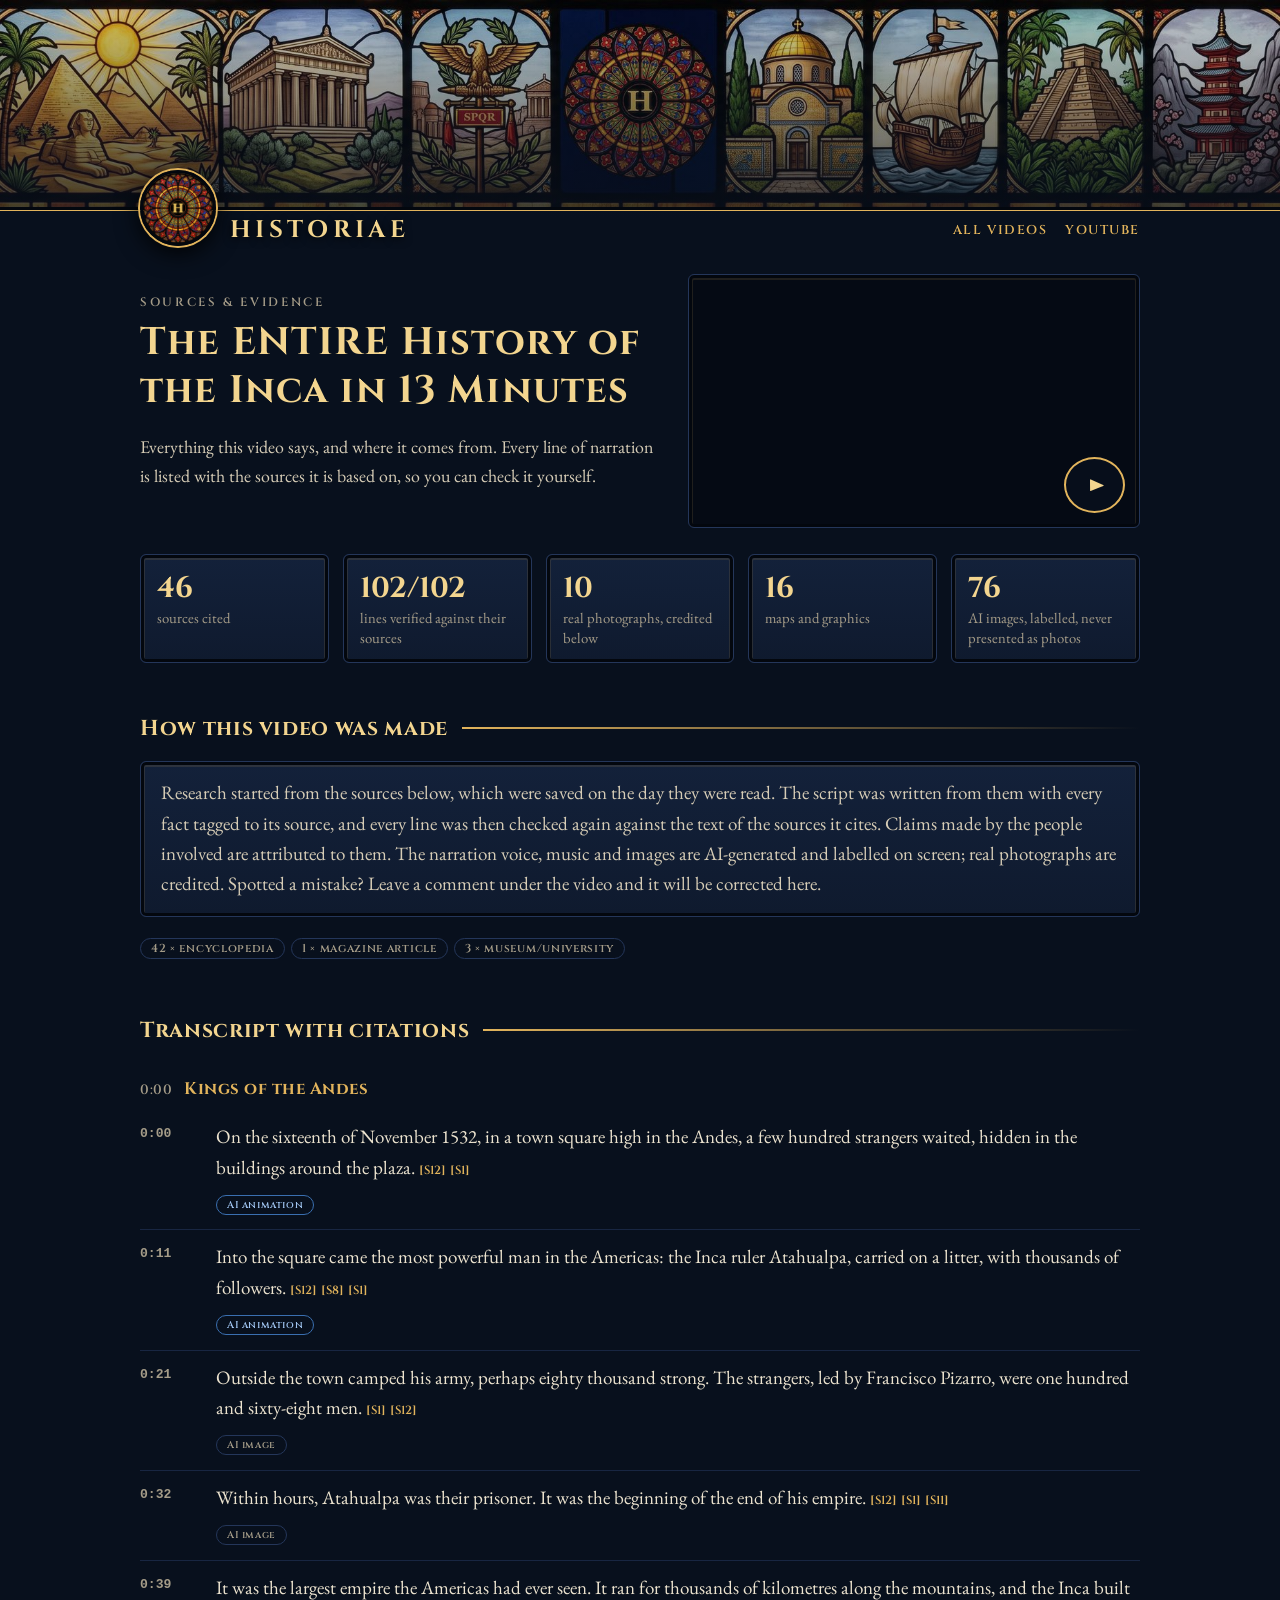
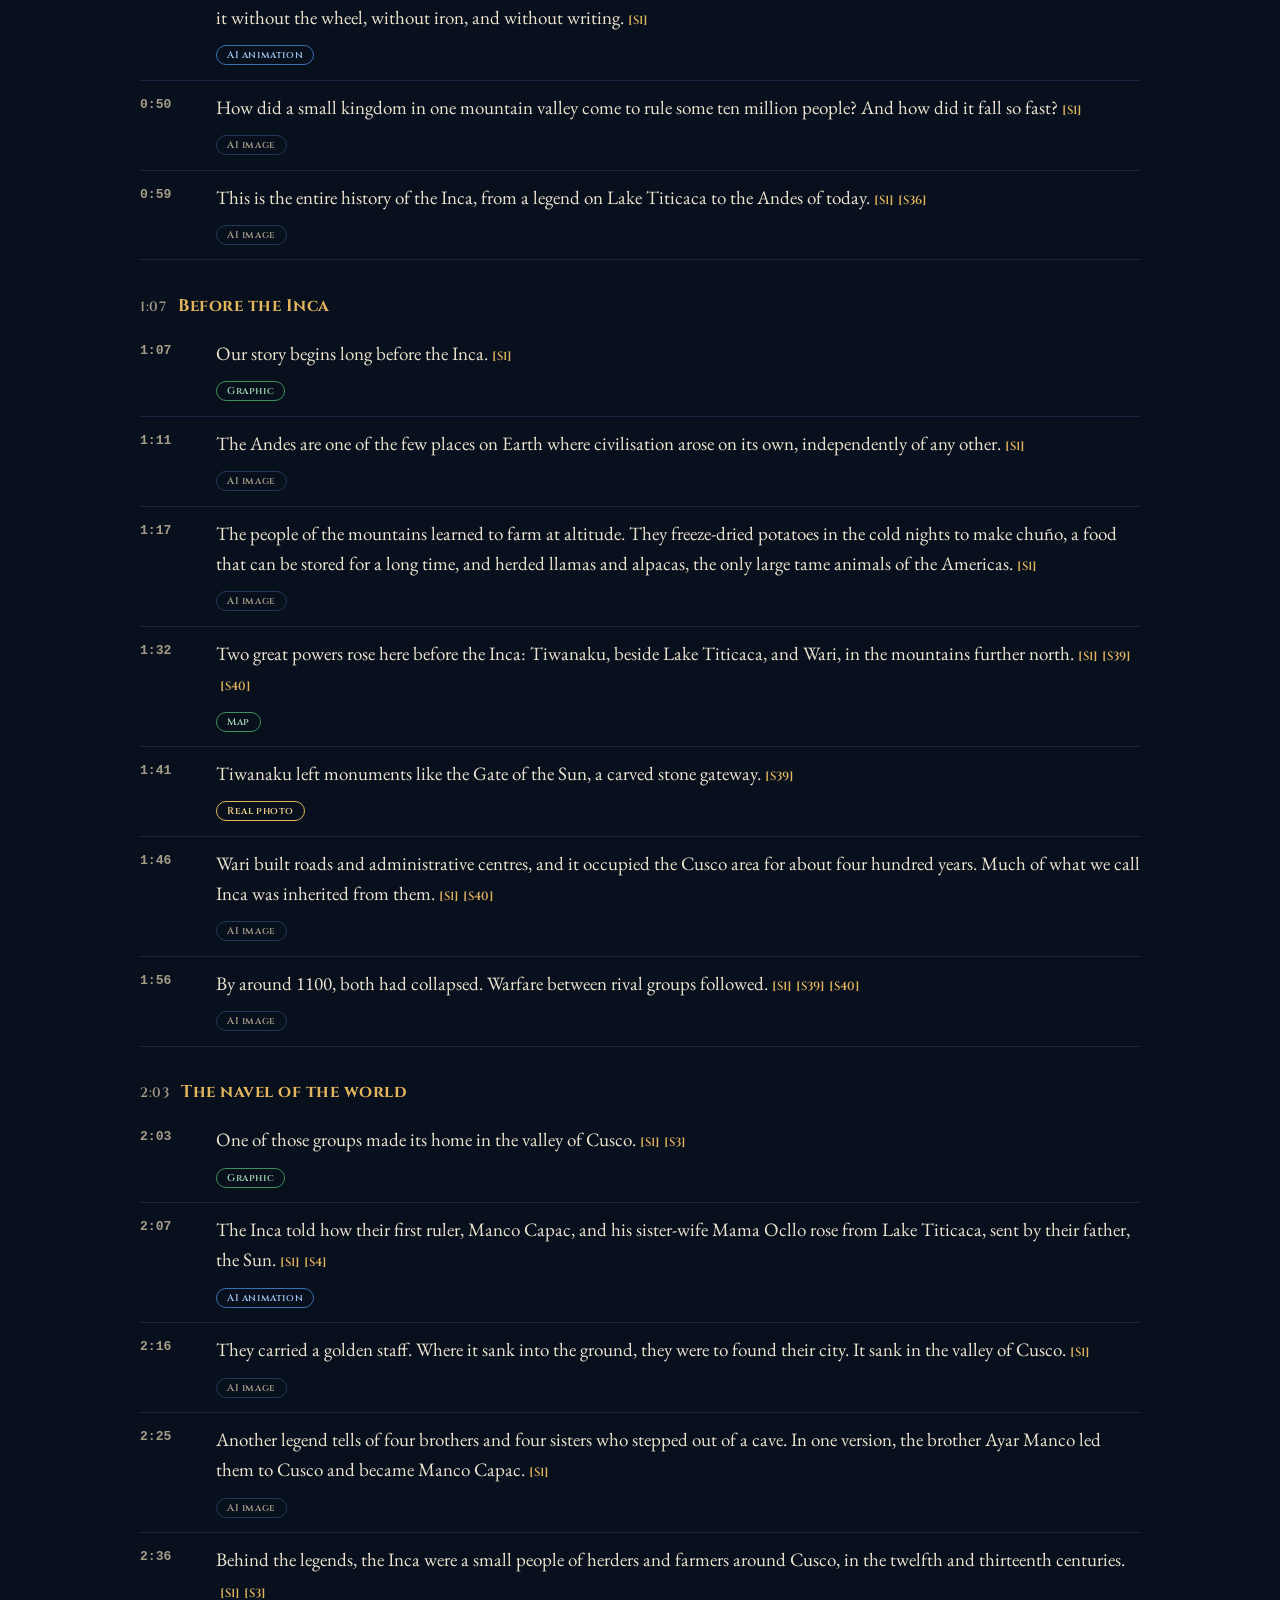
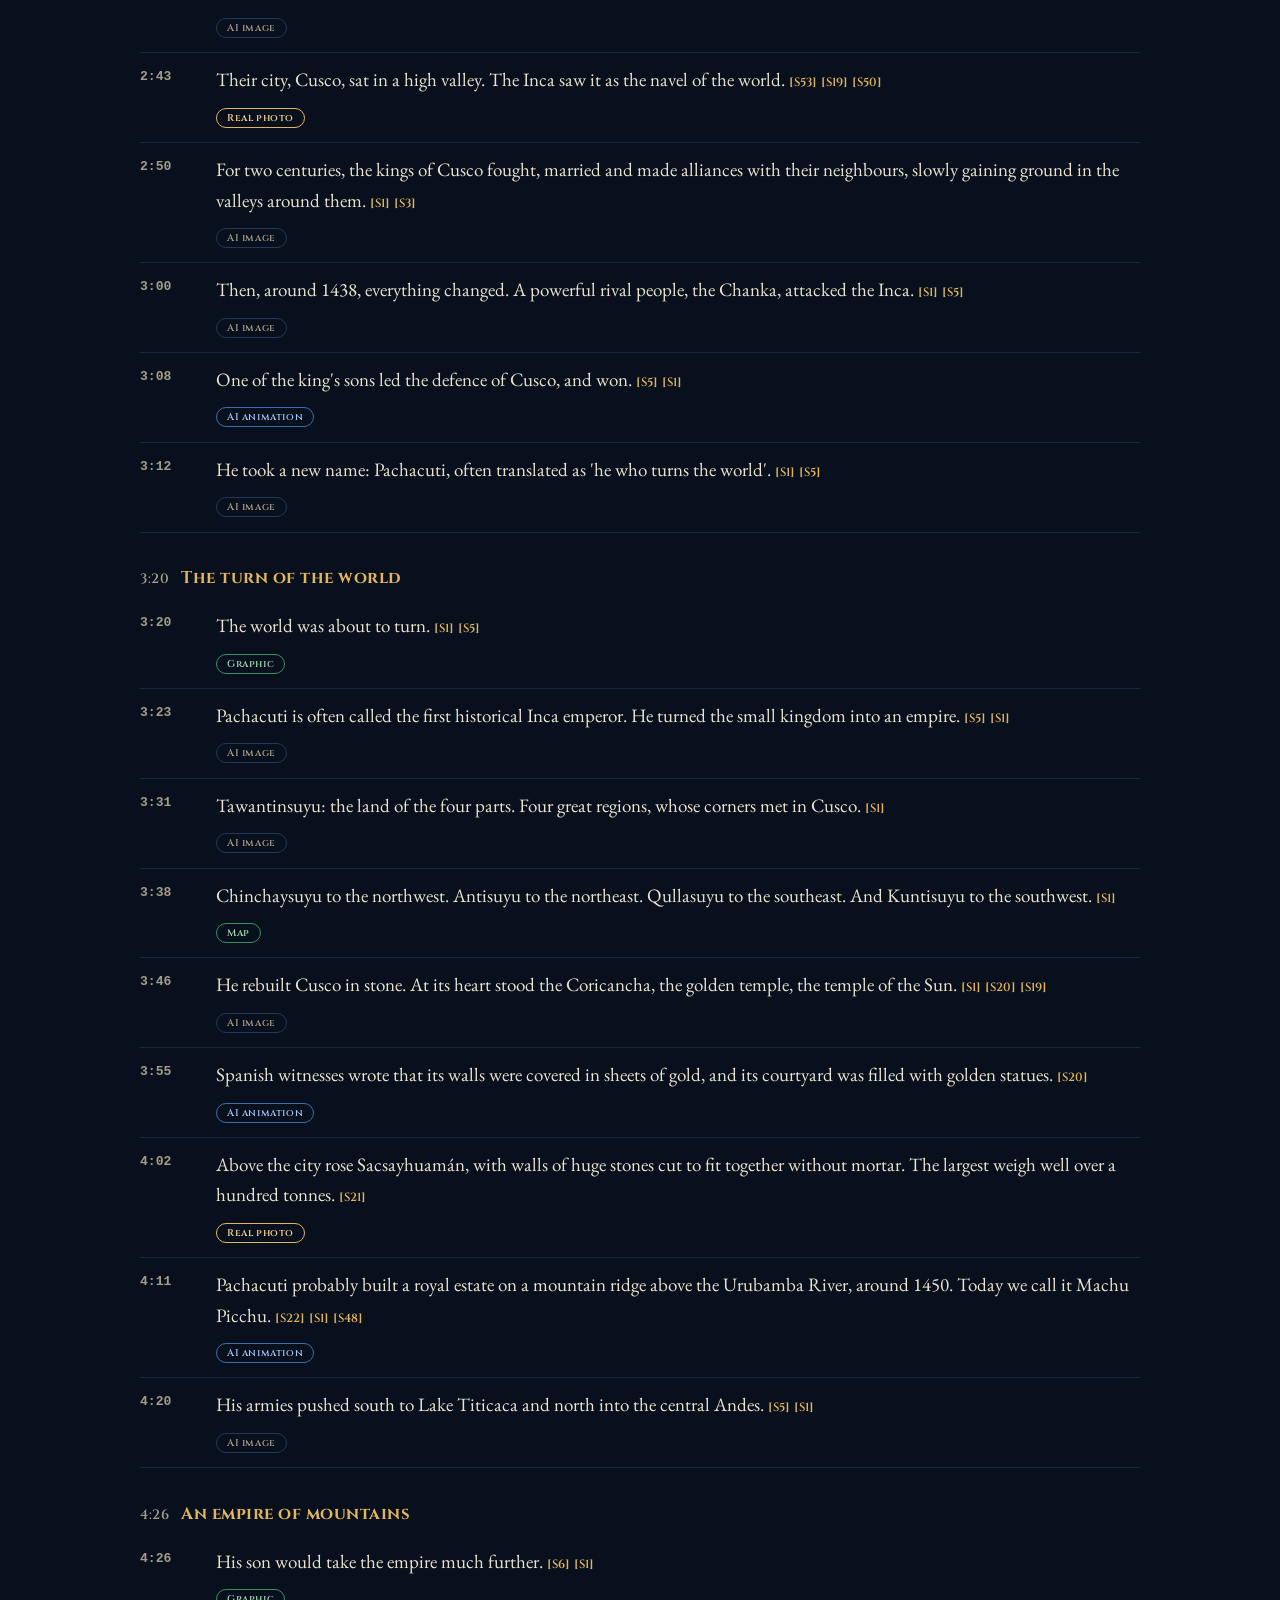
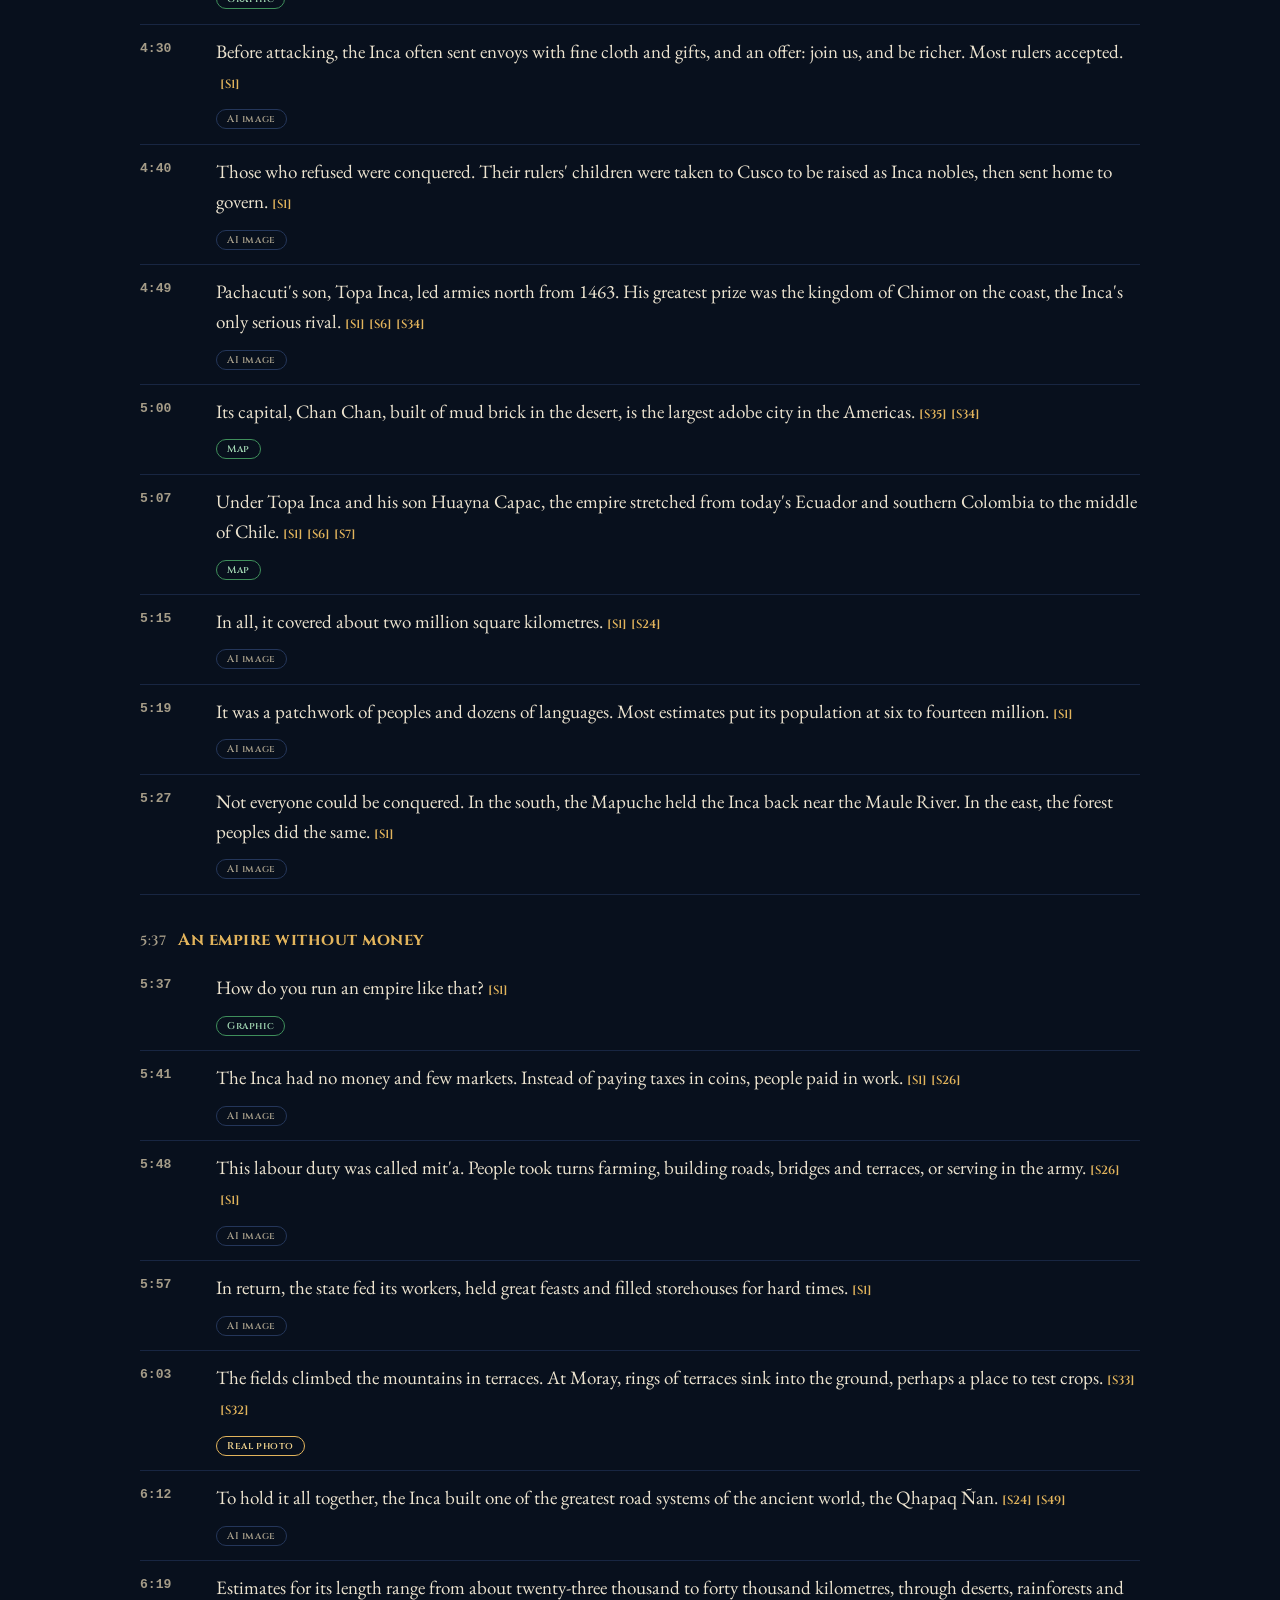
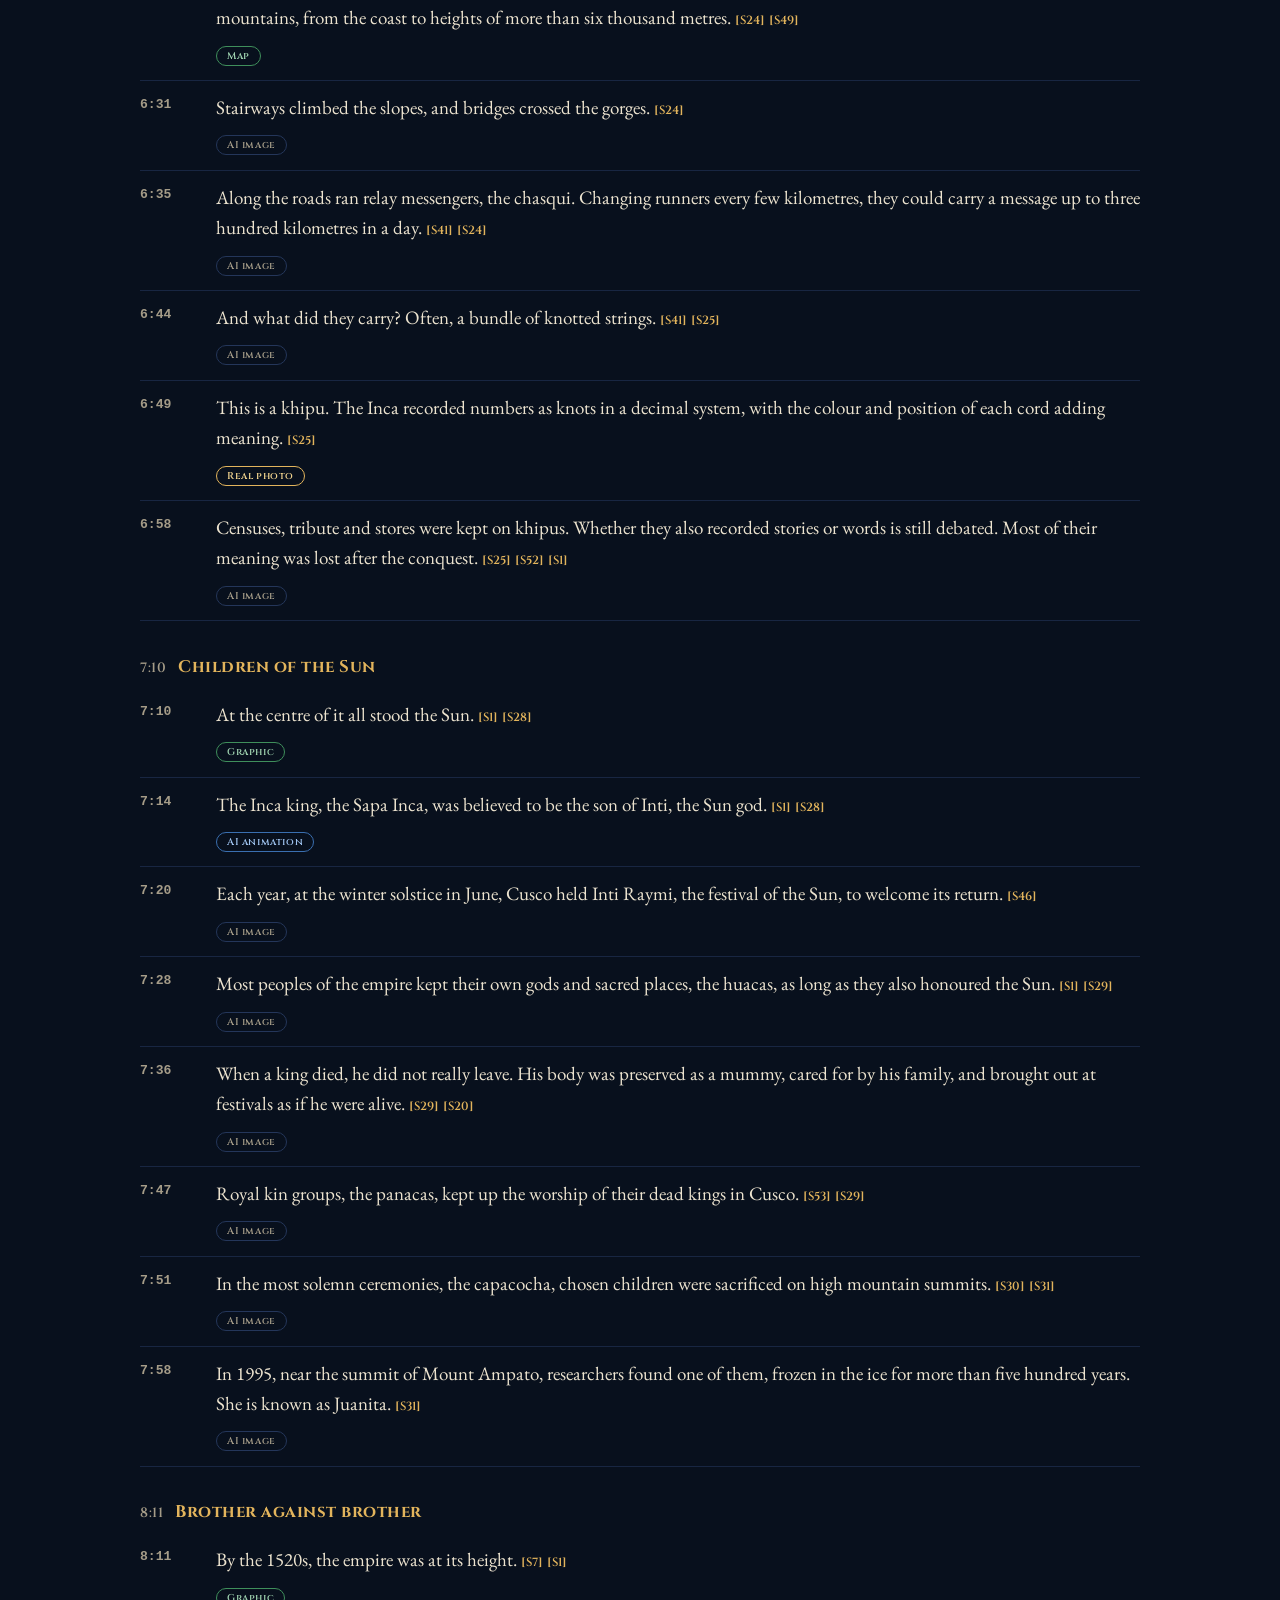
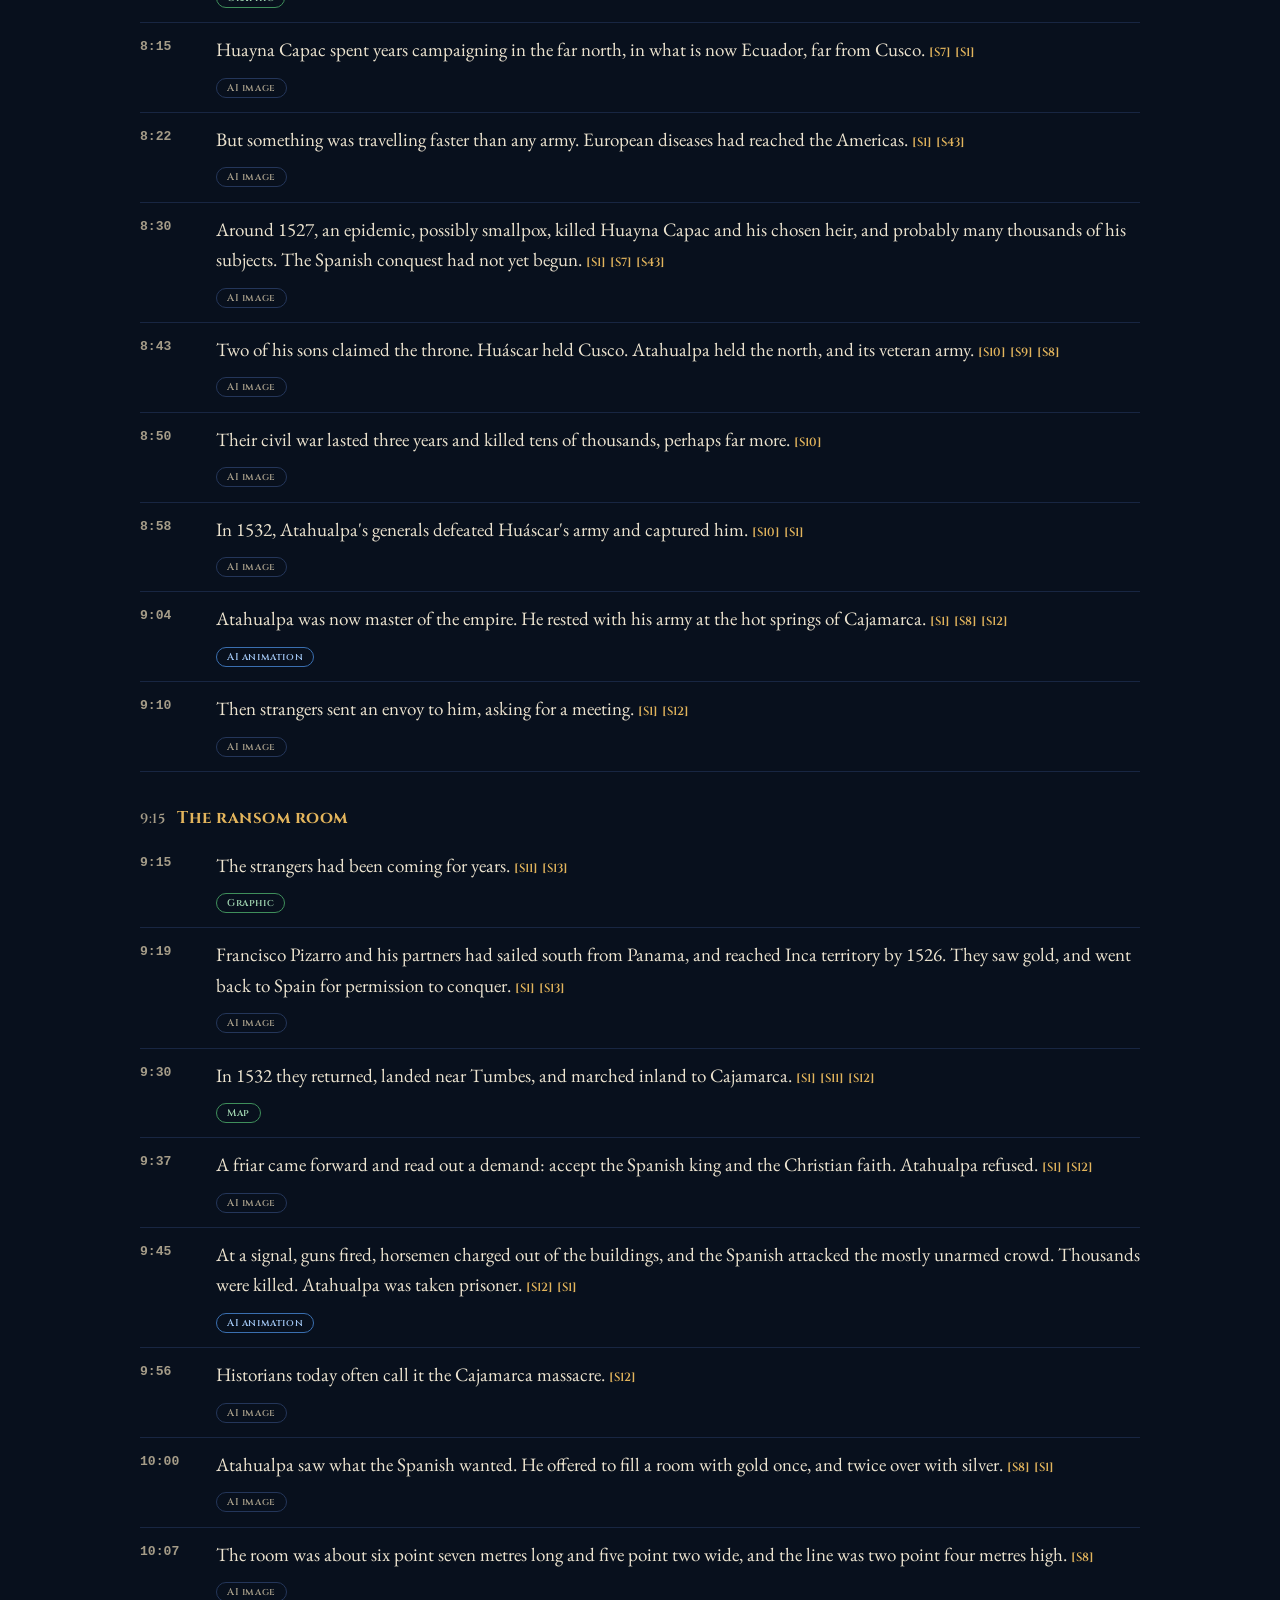
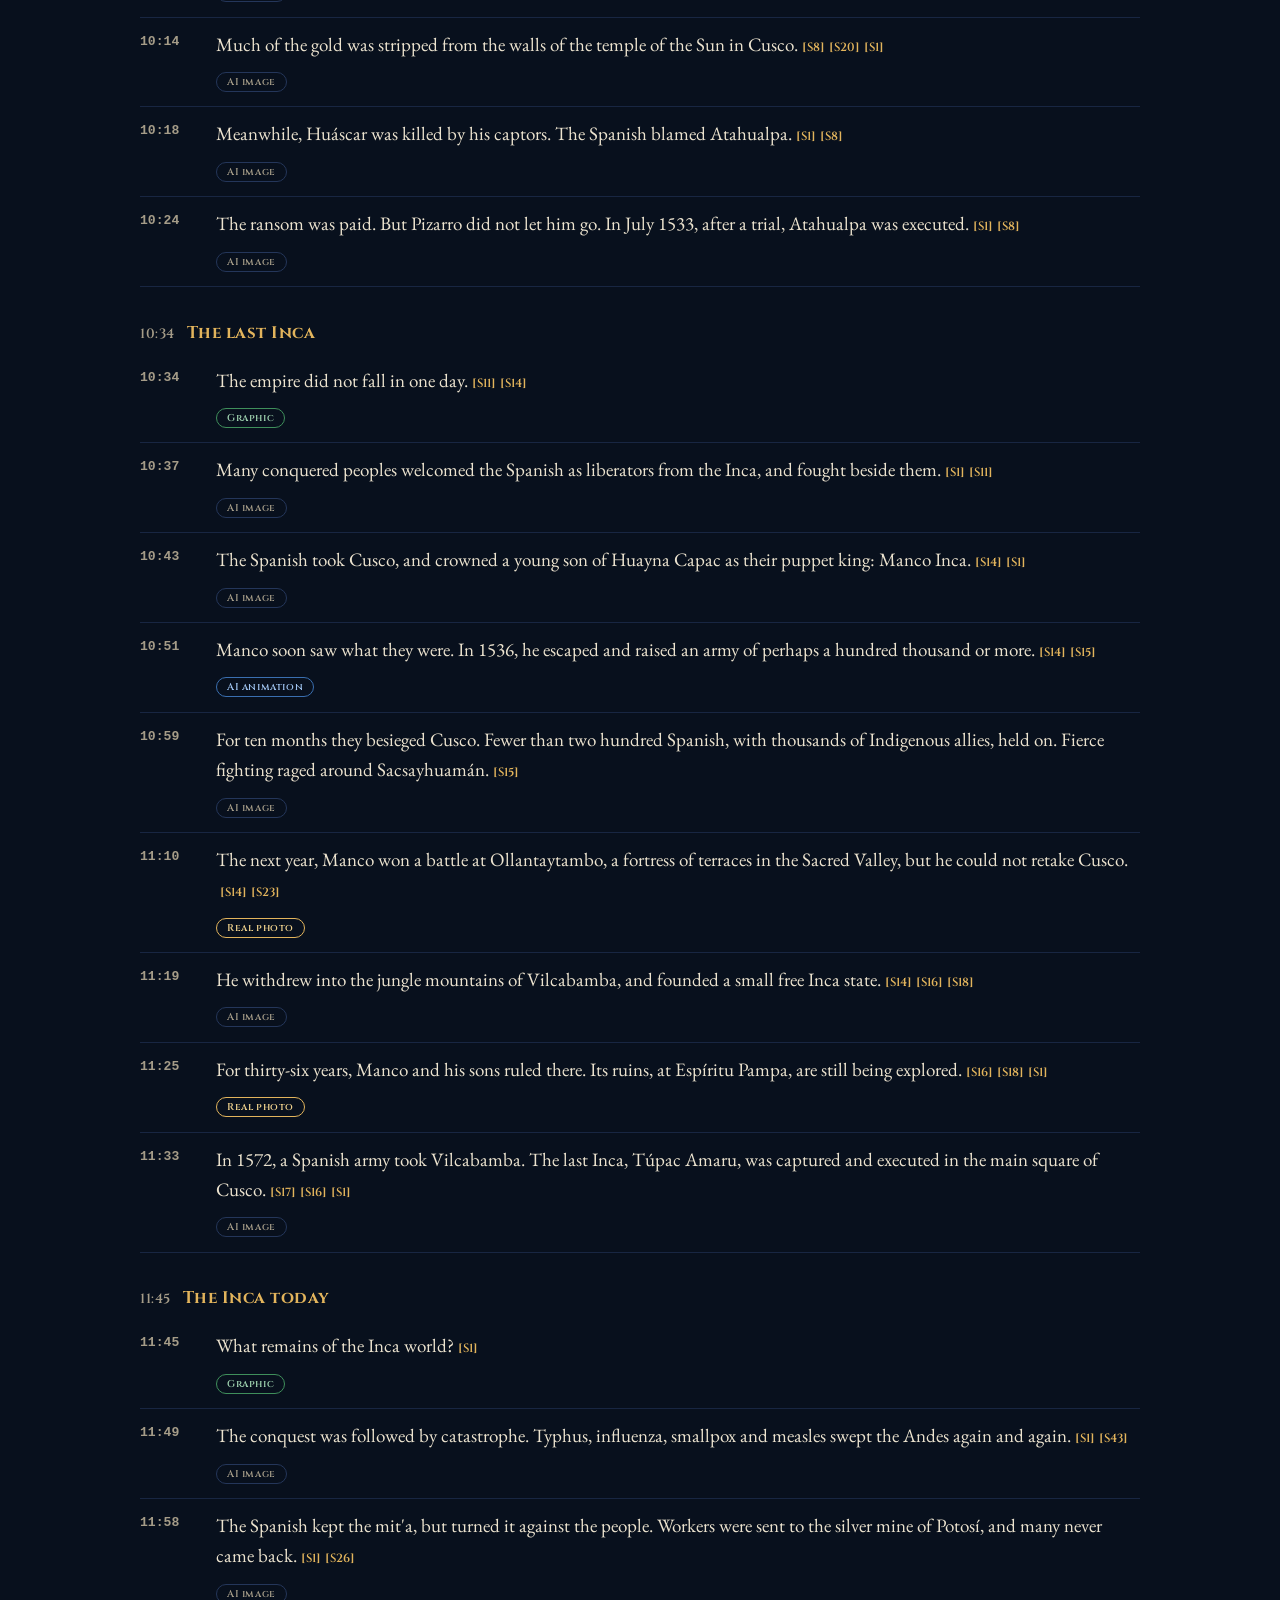
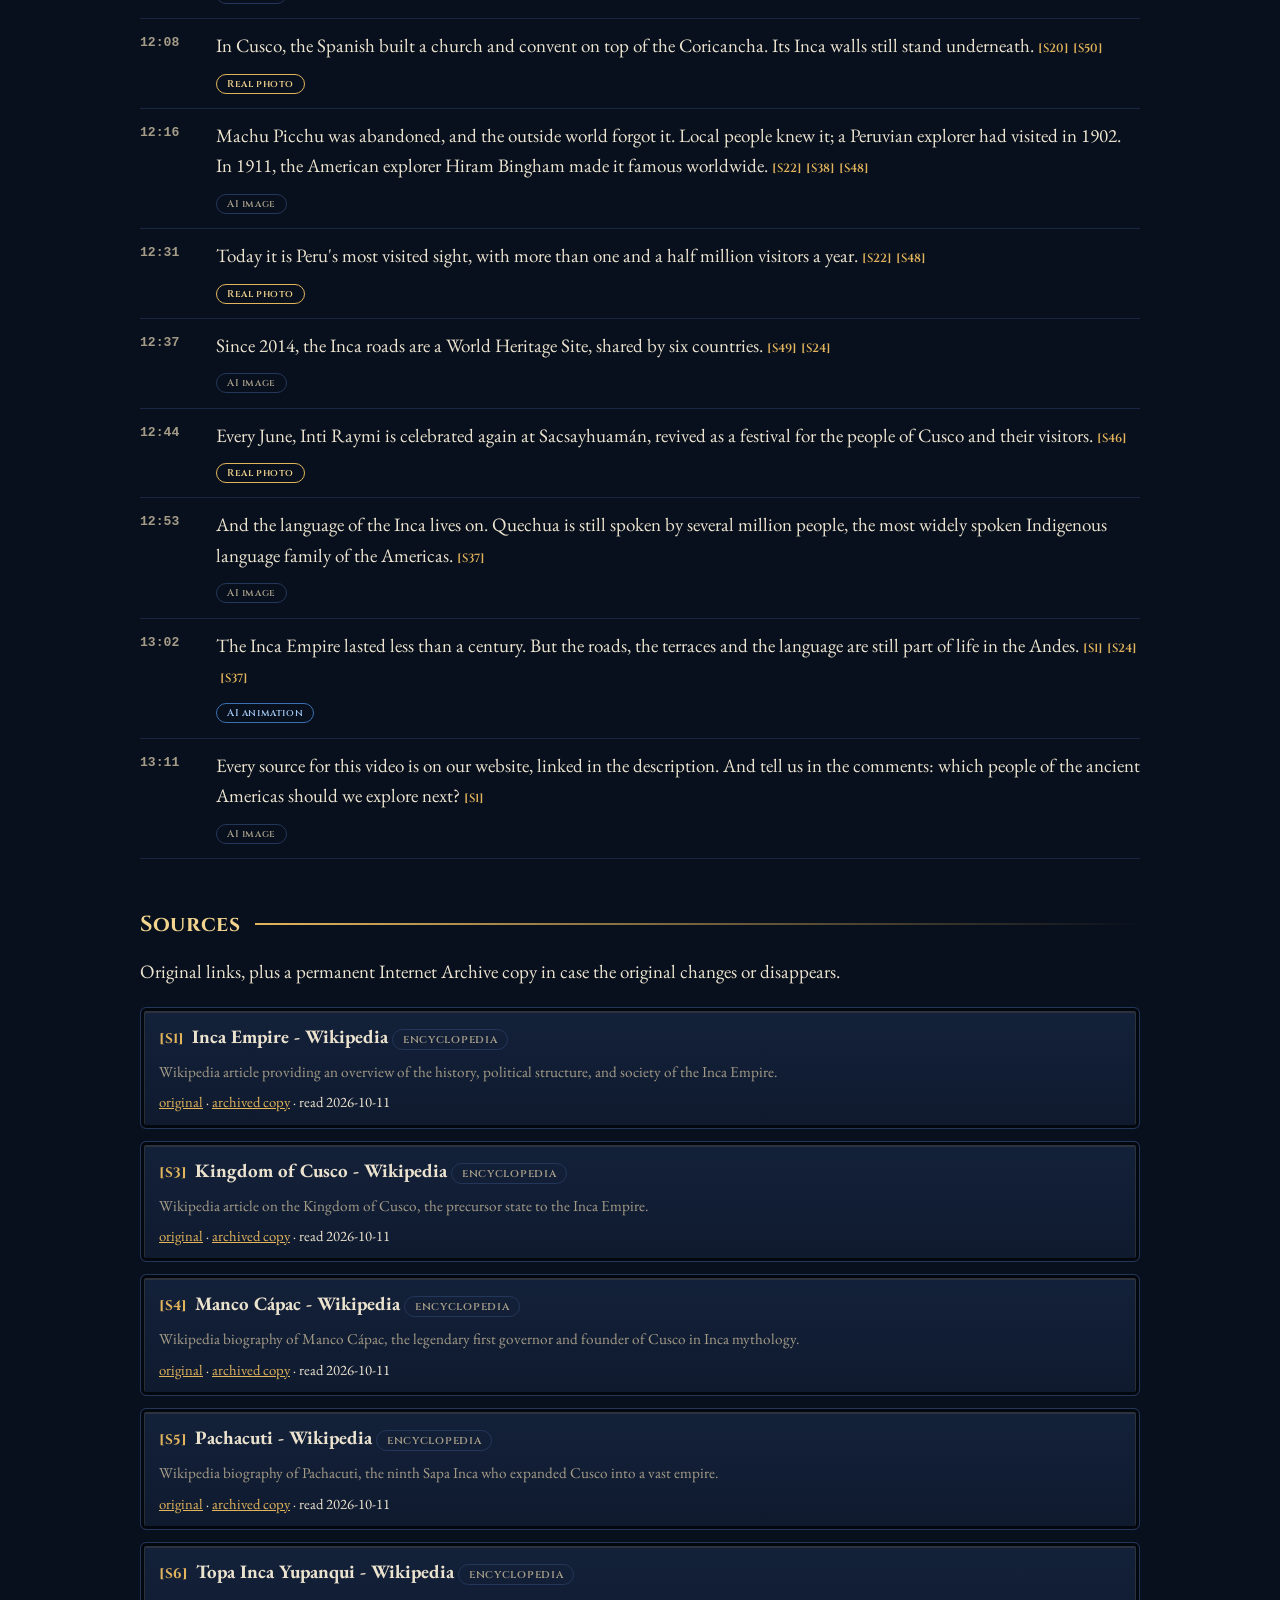
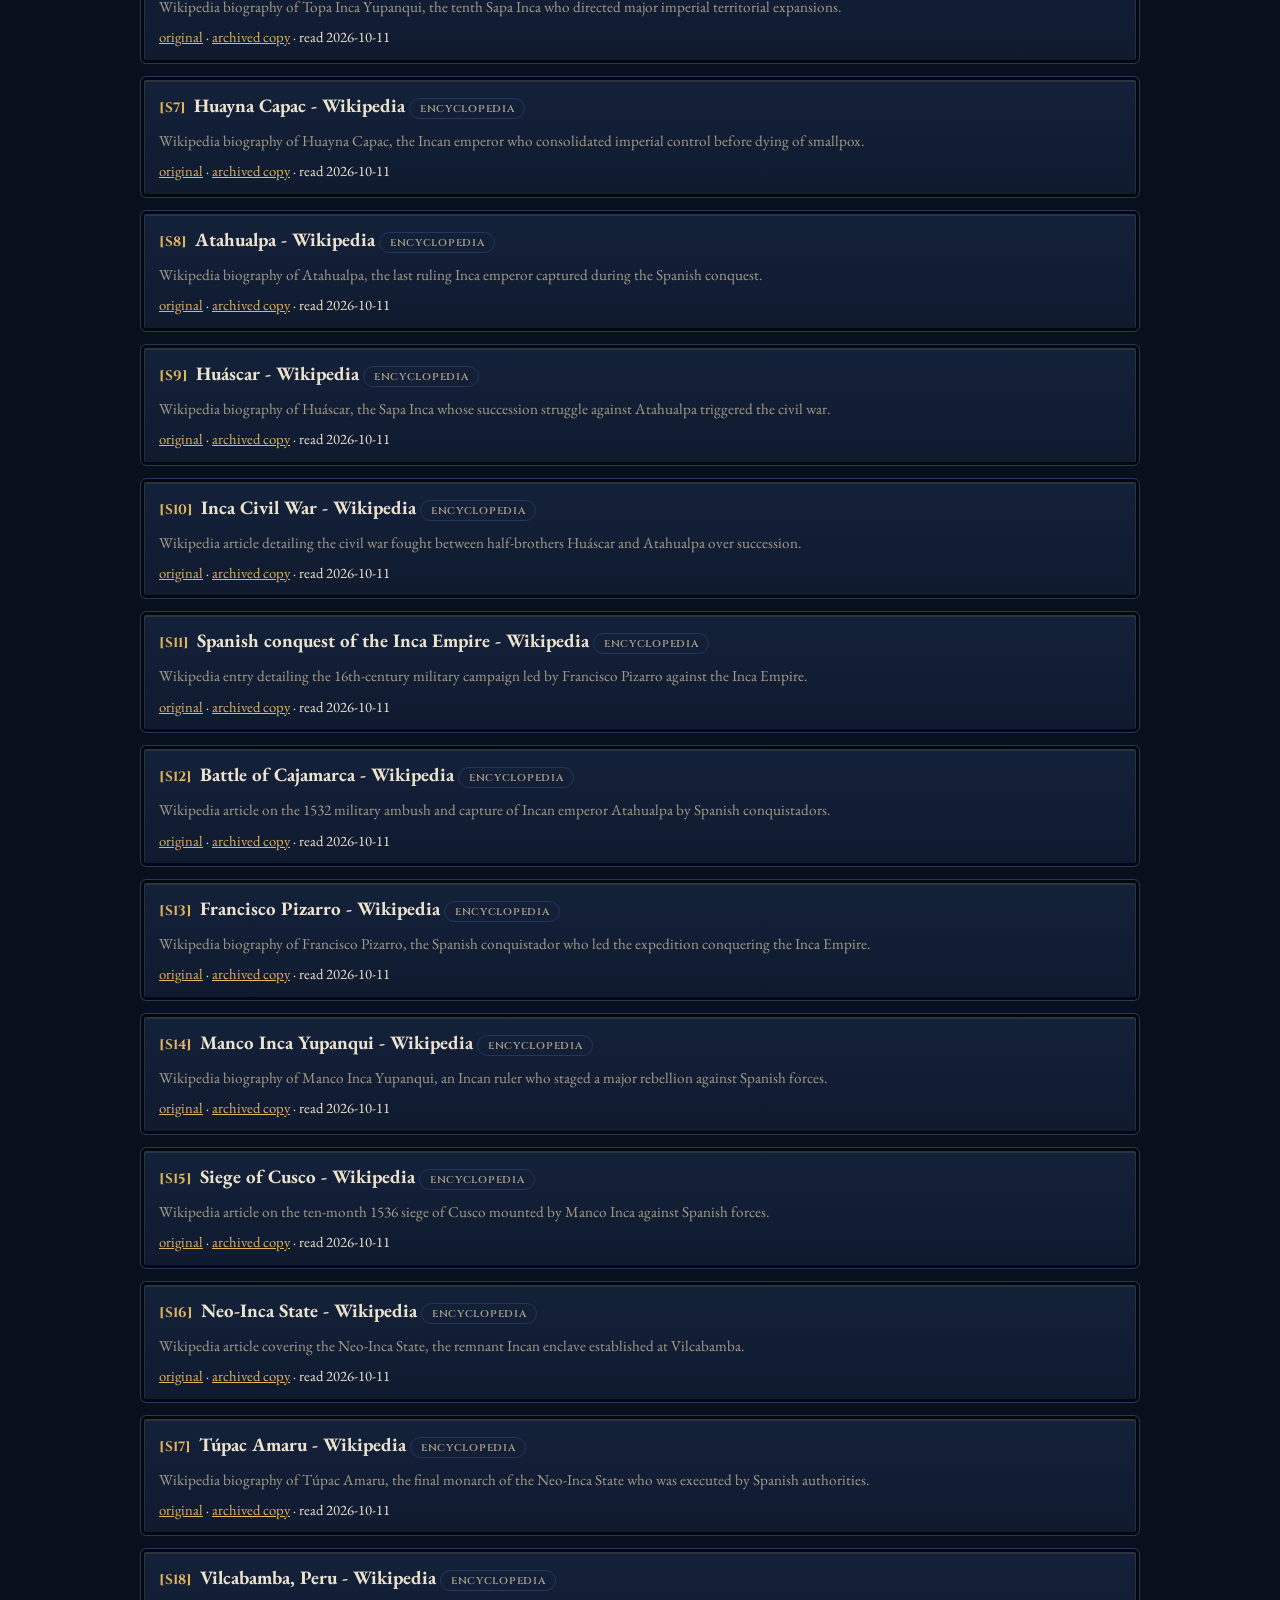
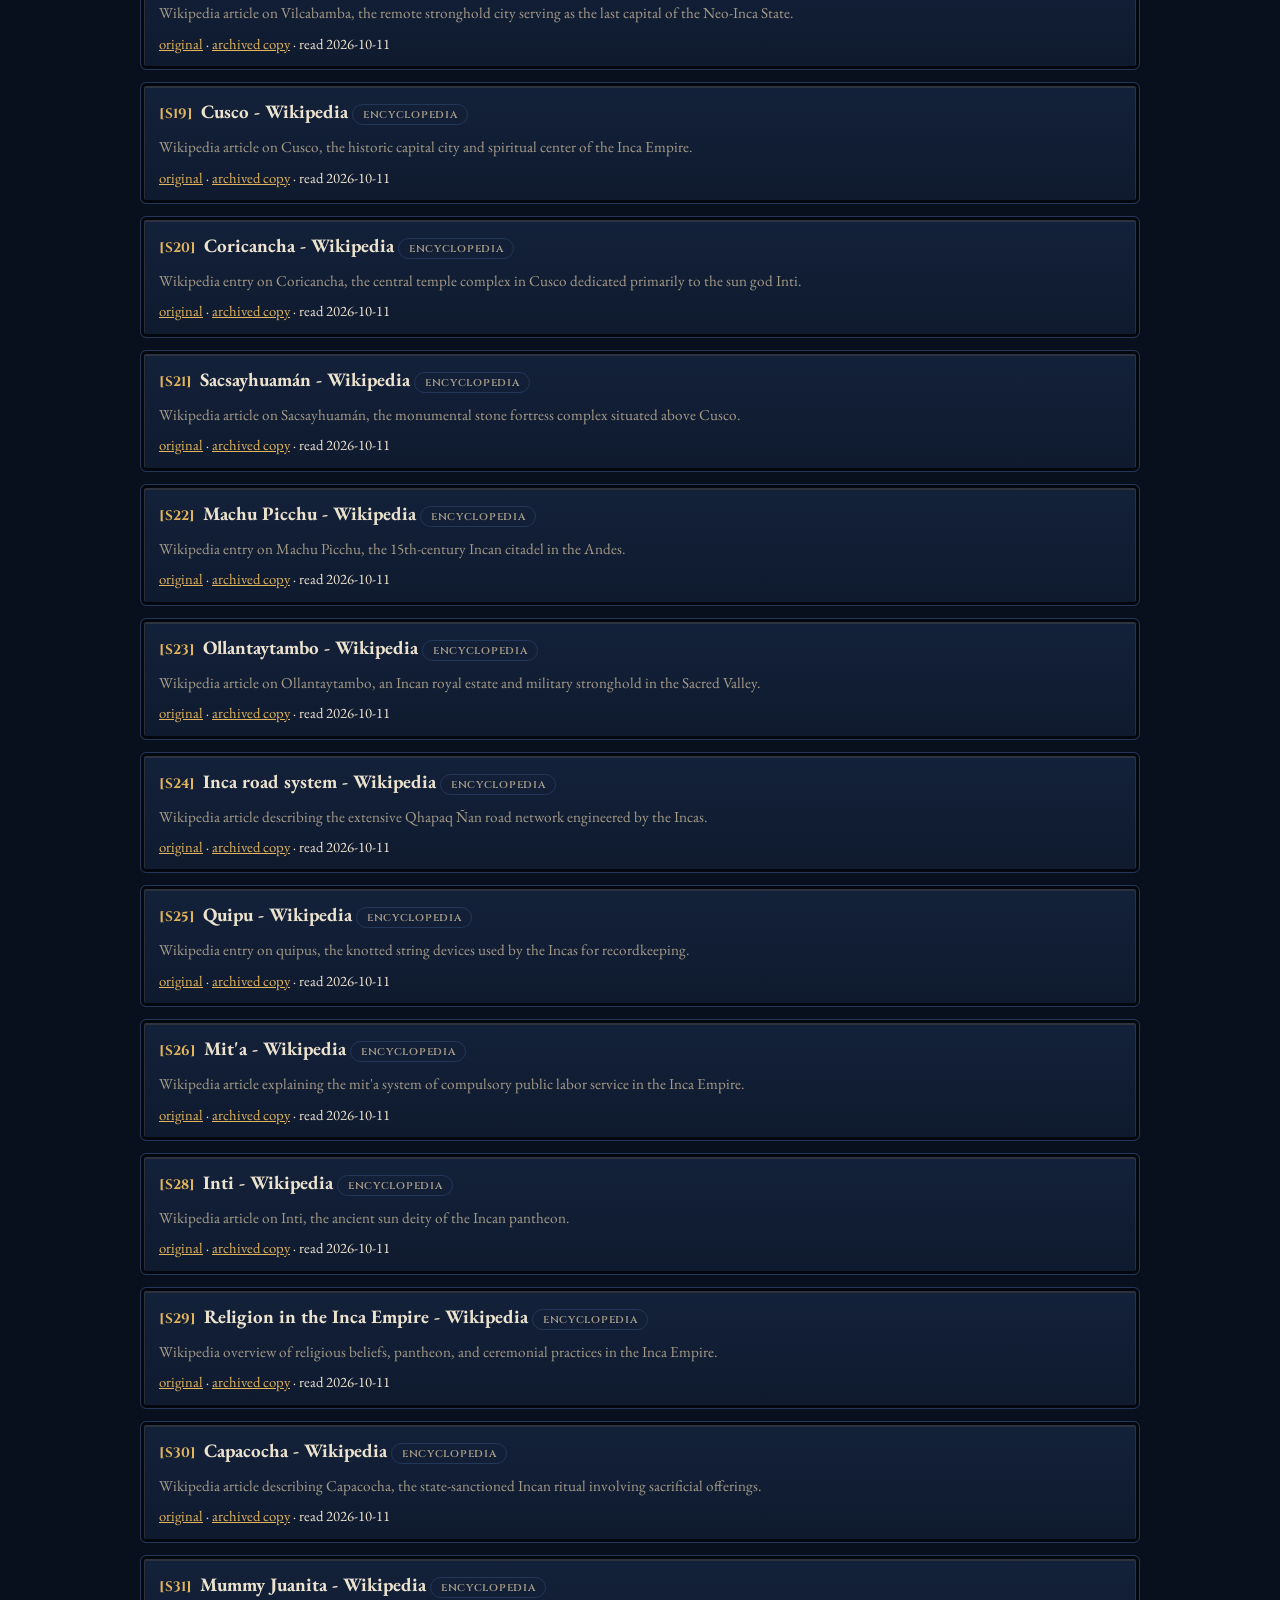
<file: ancient-americas-3-inca/index.html>
<!doctype html><html lang="en"><head><meta charset="utf-8"><meta name="viewport" content="width=device-width,initial-scale=1"><title>Sources: The ENTIRE History of the Inca in 13 Minutes</title><meta name="description" content="Every source, a cited transcript and photo credits for the Historiae video: The ENTIRE History of the Inca in 13 Minutes"><meta property="og:title" content="Sources: The ENTIRE History of the Inca in 13 Minutes"><meta property="og:description" content="Every source, a cited transcript and photo credits for the Historiae video: The ENTIRE History of the Inca in 13 Minutes"><meta property="og:image" content="https://i.ytimg.com/vi/B1wuLRSyalk/maxresdefault.jpg"><meta name="theme-color" content="#08101d"><link rel="icon" href="../assets/favicon_64.png"><link rel="apple-touch-icon" href="../assets/apple_touch.png"><link rel="preconnect" href="https://fonts.googleapis.com"><link rel="preconnect" href="https://fonts.gstatic.com" crossorigin><link href="https://fonts.googleapis.com/css2?family=Cinzel:wght@600;700&family=EB+Garamond:ital,wght@0,400;0,500;0,600;1,400&display=swap" rel="stylesheet"><link rel="stylesheet" href="../assets/style.css"></head><body><div class="band"></div><div class="bar"><a class="brand" href="../"><img src="../assets/logo_160.png" alt=""><span>HISTORIAE</span></a><nav><a href="../">All videos</a><a href="https://www.youtube.com/@HistoriaeHistory">YouTube</a></nav></div><main><div class="hero"><div><p class="kicker">Sources &amp; evidence</p><h1>The ENTIRE History of the Inca in 13 Minutes</h1><p class="lead">Everything this video says, and where it comes from. Every line of narration is listed with the sources it is based on, so you can check it yourself.</p></div><a class="watch pane" href="https://youtu.be/B1wuLRSyalk" style="background-image:url(https://i.ytimg.com/vi/B1wuLRSyalk/maxresdefault.jpg)" aria-label="Watch the video"></a></div><div class="stats"><div class="stat pane"><b>46</b><span>sources cited</span></div><div class="stat pane"><b>102/102</b><span>lines verified against their sources</span></div><div class="stat pane"><b>10</b><span>real photographs, credited below</span></div><div class="stat pane"><b>16</b><span>maps and graphics</span></div><div class="stat pane"><b>76</b><span>AI images, labelled, never presented as photos</span></div></div><h2>How this video was made</h2><div class="made pane">Research started from the sources below, which were saved on the day they were read. The script was written from them with every fact tagged to its source, and every line was then checked again against the text of the sources it cites. Claims made by the people involved are attributed to them. The narration voice, music and images are AI-generated and labelled on screen; real photographs are credited. Spotted a mistake? Leave a comment under the video and it will be corrected here.</div><p style="margin-top:14px"><span class="chip">42 × encyclopedia</span><span class="chip">1 × magazine article</span><span class="chip">3 × museum/university</span></p><h2>Transcript with citations</h2><h3 class="chapter"><a class="ts" href="https://www.youtube.com/watch?v=B1wuLRSyalk&amp;t=0s">0:00</a><span>Kings of the Andes</span></h3><div class="line"><a class="ts" href="https://www.youtube.com/watch?v=B1wuLRSyalk&amp;t=0s">0:00</a><div>On the sixteenth of November 1532, in a town square high in the Andes, a few hundred strangers waited, hidden in the buildings around the plaza.<a class="cite" href="#S12">[S12]</a><a class="cite" href="#S1">[S1]</a><div class="vis"><span class="chip anim">AI animation</span></div></div></div><div class="line"><a class="ts" href="https://www.youtube.com/watch?v=B1wuLRSyalk&amp;t=11s">0:11</a><div>Into the square came the most powerful man in the Americas: the Inca ruler Atahualpa, carried on a litter, with thousands of followers.<a class="cite" href="#S12">[S12]</a><a class="cite" href="#S8">[S8]</a><a class="cite" href="#S1">[S1]</a><div class="vis"><span class="chip anim">AI animation</span></div></div></div><div class="line"><a class="ts" href="https://www.youtube.com/watch?v=B1wuLRSyalk&amp;t=21s">0:21</a><div>Outside the town camped his army, perhaps eighty thousand strong. The strangers, led by Francisco Pizarro, were one hundred and sixty-eight men.<a class="cite" href="#S1">[S1]</a><a class="cite" href="#S12">[S12]</a><div class="vis"><span class="chip ">AI image</span></div></div></div><div class="line"><a class="ts" href="https://www.youtube.com/watch?v=B1wuLRSyalk&amp;t=32s">0:32</a><div>Within hours, Atahualpa was their prisoner. It was the beginning of the end of his empire.<a class="cite" href="#S12">[S12]</a><a class="cite" href="#S1">[S1]</a><a class="cite" href="#S11">[S11]</a><div class="vis"><span class="chip ">AI image</span></div></div></div><div class="line"><a class="ts" href="https://www.youtube.com/watch?v=B1wuLRSyalk&amp;t=39s">0:39</a><div>It was the largest empire the Americas had ever seen. It ran for thousands of kilometres along the mountains, and the Inca built it without the wheel, without iron, and without writing.<a class="cite" href="#S1">[S1]</a><div class="vis"><span class="chip anim">AI animation</span></div></div></div><div class="line"><a class="ts" href="https://www.youtube.com/watch?v=B1wuLRSyalk&amp;t=50s">0:50</a><div>How did a small kingdom in one mountain valley come to rule some ten million people? And how did it fall so fast?<a class="cite" href="#S1">[S1]</a><div class="vis"><span class="chip ">AI image</span></div></div></div><div class="line"><a class="ts" href="https://www.youtube.com/watch?v=B1wuLRSyalk&amp;t=59s">0:59</a><div>This is the entire history of the Inca, from a legend on Lake Titicaca to the Andes of today.<a class="cite" href="#S1">[S1]</a><a class="cite" href="#S36">[S36]</a><div class="vis"><span class="chip ">AI image</span></div></div></div><h3 class="chapter"><a class="ts" href="https://www.youtube.com/watch?v=B1wuLRSyalk&amp;t=67s">1:07</a><span>Before the Inca</span></h3><div class="line"><a class="ts" href="https://www.youtube.com/watch?v=B1wuLRSyalk&amp;t=67s">1:07</a><div>Our story begins long before the Inca.<a class="cite" href="#S1">[S1]</a><div class="vis"><span class="chip graphic">Graphic</span></div></div></div><div class="line"><a class="ts" href="https://www.youtube.com/watch?v=B1wuLRSyalk&amp;t=71s">1:11</a><div>The Andes are one of the few places on Earth where civilisation arose on its own, independently of any other.<a class="cite" href="#S1">[S1]</a><div class="vis"><span class="chip ">AI image</span></div></div></div><div class="line"><a class="ts" href="https://www.youtube.com/watch?v=B1wuLRSyalk&amp;t=77s">1:17</a><div>The people of the mountains learned to farm at altitude. They freeze-dried potatoes in the cold nights to make chuño, a food that can be stored for a long time, and herded llamas and alpacas, the only large tame animals of the Americas.<a class="cite" href="#S1">[S1]</a><div class="vis"><span class="chip ">AI image</span></div></div></div><div class="line"><a class="ts" href="https://www.youtube.com/watch?v=B1wuLRSyalk&amp;t=92s">1:32</a><div>Two great powers rose here before the Inca: Tiwanaku, beside Lake Titicaca, and Wari, in the mountains further north.<a class="cite" href="#S1">[S1]</a><a class="cite" href="#S39">[S39]</a><a class="cite" href="#S40">[S40]</a><div class="vis"><span class="chip graphic">Map</span></div></div></div><div class="line"><a class="ts" href="https://www.youtube.com/watch?v=B1wuLRSyalk&amp;t=101s">1:41</a><div>Tiwanaku left monuments like the Gate of the Sun, a carved stone gateway.<a class="cite" href="#S39">[S39]</a><div class="vis"><span class="chip photo">Real photo</span></div></div></div><div class="line"><a class="ts" href="https://www.youtube.com/watch?v=B1wuLRSyalk&amp;t=106s">1:46</a><div>Wari built roads and administrative centres, and it occupied the Cusco area for about four hundred years. Much of what we call Inca was inherited from them.<a class="cite" href="#S1">[S1]</a><a class="cite" href="#S40">[S40]</a><div class="vis"><span class="chip ">AI image</span></div></div></div><div class="line"><a class="ts" href="https://www.youtube.com/watch?v=B1wuLRSyalk&amp;t=116s">1:56</a><div>By around 1100, both had collapsed. Warfare between rival groups followed.<a class="cite" href="#S1">[S1]</a><a class="cite" href="#S39">[S39]</a><a class="cite" href="#S40">[S40]</a><div class="vis"><span class="chip ">AI image</span></div></div></div><h3 class="chapter"><a class="ts" href="https://www.youtube.com/watch?v=B1wuLRSyalk&amp;t=123s">2:03</a><span>The navel of the world</span></h3><div class="line"><a class="ts" href="https://www.youtube.com/watch?v=B1wuLRSyalk&amp;t=123s">2:03</a><div>One of those groups made its home in the valley of Cusco.<a class="cite" href="#S1">[S1]</a><a class="cite" href="#S3">[S3]</a><div class="vis"><span class="chip graphic">Graphic</span></div></div></div><div class="line"><a class="ts" href="https://www.youtube.com/watch?v=B1wuLRSyalk&amp;t=127s">2:07</a><div>The Inca told how their first ruler, Manco Capac, and his sister-wife Mama Ocllo rose from Lake Titicaca, sent by their father, the Sun.<a class="cite" href="#S1">[S1]</a><a class="cite" href="#S4">[S4]</a><div class="vis"><span class="chip anim">AI animation</span></div></div></div><div class="line"><a class="ts" href="https://www.youtube.com/watch?v=B1wuLRSyalk&amp;t=136s">2:16</a><div>They carried a golden staff. Where it sank into the ground, they were to found their city. It sank in the valley of Cusco.<a class="cite" href="#S1">[S1]</a><div class="vis"><span class="chip ">AI image</span></div></div></div><div class="line"><a class="ts" href="https://www.youtube.com/watch?v=B1wuLRSyalk&amp;t=145s">2:25</a><div>Another legend tells of four brothers and four sisters who stepped out of a cave. In one version, the brother Ayar Manco led them to Cusco and became Manco Capac.<a class="cite" href="#S1">[S1]</a><div class="vis"><span class="chip ">AI image</span></div></div></div><div class="line"><a class="ts" href="https://www.youtube.com/watch?v=B1wuLRSyalk&amp;t=156s">2:36</a><div>Behind the legends, the Inca were a small people of herders and farmers around Cusco, in the twelfth and thirteenth centuries.<a class="cite" href="#S1">[S1]</a><a class="cite" href="#S3">[S3]</a><div class="vis"><span class="chip ">AI image</span></div></div></div><div class="line"><a class="ts" href="https://www.youtube.com/watch?v=B1wuLRSyalk&amp;t=163s">2:43</a><div>Their city, Cusco, sat in a high valley. The Inca saw it as the navel of the world.<a class="cite" href="#S53">[S53]</a><a class="cite" href="#S19">[S19]</a><a class="cite" href="#S50">[S50]</a><div class="vis"><span class="chip photo">Real photo</span></div></div></div><div class="line"><a class="ts" href="https://www.youtube.com/watch?v=B1wuLRSyalk&amp;t=170s">2:50</a><div>For two centuries, the kings of Cusco fought, married and made alliances with their neighbours, slowly gaining ground in the valleys around them.<a class="cite" href="#S1">[S1]</a><a class="cite" href="#S3">[S3]</a><div class="vis"><span class="chip ">AI image</span></div></div></div><div class="line"><a class="ts" href="https://www.youtube.com/watch?v=B1wuLRSyalk&amp;t=180s">3:00</a><div>Then, around 1438, everything changed. A powerful rival people, the Chanka, attacked the Inca.<a class="cite" href="#S1">[S1]</a><a class="cite" href="#S5">[S5]</a><div class="vis"><span class="chip ">AI image</span></div></div></div><div class="line"><a class="ts" href="https://www.youtube.com/watch?v=B1wuLRSyalk&amp;t=188s">3:08</a><div>One of the king&#x27;s sons led the defence of Cusco, and won.<a class="cite" href="#S5">[S5]</a><a class="cite" href="#S1">[S1]</a><div class="vis"><span class="chip anim">AI animation</span></div></div></div><div class="line"><a class="ts" href="https://www.youtube.com/watch?v=B1wuLRSyalk&amp;t=192s">3:12</a><div>He took a new name: Pachacuti, often translated as &#x27;he who turns the world&#x27;.<a class="cite" href="#S1">[S1]</a><a class="cite" href="#S5">[S5]</a><div class="vis"><span class="chip ">AI image</span></div></div></div><h3 class="chapter"><a class="ts" href="https://www.youtube.com/watch?v=B1wuLRSyalk&amp;t=200s">3:20</a><span>The turn of the world</span></h3><div class="line"><a class="ts" href="https://www.youtube.com/watch?v=B1wuLRSyalk&amp;t=200s">3:20</a><div>The world was about to turn.<a class="cite" href="#S1">[S1]</a><a class="cite" href="#S5">[S5]</a><div class="vis"><span class="chip graphic">Graphic</span></div></div></div><div class="line"><a class="ts" href="https://www.youtube.com/watch?v=B1wuLRSyalk&amp;t=203s">3:23</a><div>Pachacuti is often called the first historical Inca emperor. He turned the small kingdom into an empire.<a class="cite" href="#S5">[S5]</a><a class="cite" href="#S1">[S1]</a><div class="vis"><span class="chip ">AI image</span></div></div></div><div class="line"><a class="ts" href="https://www.youtube.com/watch?v=B1wuLRSyalk&amp;t=211s">3:31</a><div>Tawantinsuyu: the land of the four parts. Four great regions, whose corners met in Cusco.<a class="cite" href="#S1">[S1]</a><div class="vis"><span class="chip ">AI image</span></div></div></div><div class="line"><a class="ts" href="https://www.youtube.com/watch?v=B1wuLRSyalk&amp;t=218s">3:38</a><div>Chinchaysuyu to the northwest. Antisuyu to the northeast. Qullasuyu to the southeast. And Kuntisuyu to the southwest.<a class="cite" href="#S1">[S1]</a><div class="vis"><span class="chip graphic">Map</span></div></div></div><div class="line"><a class="ts" href="https://www.youtube.com/watch?v=B1wuLRSyalk&amp;t=226s">3:46</a><div>He rebuilt Cusco in stone. At its heart stood the Coricancha, the golden temple, the temple of the Sun.<a class="cite" href="#S1">[S1]</a><a class="cite" href="#S20">[S20]</a><a class="cite" href="#S19">[S19]</a><div class="vis"><span class="chip ">AI image</span></div></div></div><div class="line"><a class="ts" href="https://www.youtube.com/watch?v=B1wuLRSyalk&amp;t=235s">3:55</a><div>Spanish witnesses wrote that its walls were covered in sheets of gold, and its courtyard was filled with golden statues.<a class="cite" href="#S20">[S20]</a><div class="vis"><span class="chip anim">AI animation</span></div></div></div><div class="line"><a class="ts" href="https://www.youtube.com/watch?v=B1wuLRSyalk&amp;t=242s">4:02</a><div>Above the city rose Sacsayhuamán, with walls of huge stones cut to fit together without mortar. The largest weigh well over a hundred tonnes.<a class="cite" href="#S21">[S21]</a><div class="vis"><span class="chip photo">Real photo</span></div></div></div><div class="line"><a class="ts" href="https://www.youtube.com/watch?v=B1wuLRSyalk&amp;t=251s">4:11</a><div>Pachacuti probably built a royal estate on a mountain ridge above the Urubamba River, around 1450. Today we call it Machu Picchu.<a class="cite" href="#S22">[S22]</a><a class="cite" href="#S1">[S1]</a><a class="cite" href="#S48">[S48]</a><div class="vis"><span class="chip anim">AI animation</span></div></div></div><div class="line"><a class="ts" href="https://www.youtube.com/watch?v=B1wuLRSyalk&amp;t=260s">4:20</a><div>His armies pushed south to Lake Titicaca and north into the central Andes.<a class="cite" href="#S5">[S5]</a><a class="cite" href="#S1">[S1]</a><div class="vis"><span class="chip ">AI image</span></div></div></div><h3 class="chapter"><a class="ts" href="https://www.youtube.com/watch?v=B1wuLRSyalk&amp;t=266s">4:26</a><span>An empire of mountains</span></h3><div class="line"><a class="ts" href="https://www.youtube.com/watch?v=B1wuLRSyalk&amp;t=266s">4:26</a><div>His son would take the empire much further.<a class="cite" href="#S6">[S6]</a><a class="cite" href="#S1">[S1]</a><div class="vis"><span class="chip graphic">Graphic</span></div></div></div><div class="line"><a class="ts" href="https://www.youtube.com/watch?v=B1wuLRSyalk&amp;t=270s">4:30</a><div>Before attacking, the Inca often sent envoys with fine cloth and gifts, and an offer: join us, and be richer. Most rulers accepted.<a class="cite" href="#S1">[S1]</a><div class="vis"><span class="chip ">AI image</span></div></div></div><div class="line"><a class="ts" href="https://www.youtube.com/watch?v=B1wuLRSyalk&amp;t=280s">4:40</a><div>Those who refused were conquered. Their rulers&#x27; children were taken to Cusco to be raised as Inca nobles, then sent home to govern.<a class="cite" href="#S1">[S1]</a><div class="vis"><span class="chip ">AI image</span></div></div></div><div class="line"><a class="ts" href="https://www.youtube.com/watch?v=B1wuLRSyalk&amp;t=289s">4:49</a><div>Pachacuti&#x27;s son, Topa Inca, led armies north from 1463. His greatest prize was the kingdom of Chimor on the coast, the Inca&#x27;s only serious rival.<a class="cite" href="#S1">[S1]</a><a class="cite" href="#S6">[S6]</a><a class="cite" href="#S34">[S34]</a><div class="vis"><span class="chip ">AI image</span></div></div></div><div class="line"><a class="ts" href="https://www.youtube.com/watch?v=B1wuLRSyalk&amp;t=300s">5:00</a><div>Its capital, Chan Chan, built of mud brick in the desert, is the largest adobe city in the Americas.<a class="cite" href="#S35">[S35]</a><a class="cite" href="#S34">[S34]</a><div class="vis"><span class="chip graphic">Map</span></div></div></div><div class="line"><a class="ts" href="https://www.youtube.com/watch?v=B1wuLRSyalk&amp;t=307s">5:07</a><div>Under Topa Inca and his son Huayna Capac, the empire stretched from today&#x27;s Ecuador and southern Colombia to the middle of Chile.<a class="cite" href="#S1">[S1]</a><a class="cite" href="#S6">[S6]</a><a class="cite" href="#S7">[S7]</a><div class="vis"><span class="chip graphic">Map</span></div></div></div><div class="line"><a class="ts" href="https://www.youtube.com/watch?v=B1wuLRSyalk&amp;t=315s">5:15</a><div>In all, it covered about two million square kilometres.<a class="cite" href="#S1">[S1]</a><a class="cite" href="#S24">[S24]</a><div class="vis"><span class="chip ">AI image</span></div></div></div><div class="line"><a class="ts" href="https://www.youtube.com/watch?v=B1wuLRSyalk&amp;t=319s">5:19</a><div>It was a patchwork of peoples and dozens of languages. Most estimates put its population at six to fourteen million.<a class="cite" href="#S1">[S1]</a><div class="vis"><span class="chip ">AI image</span></div></div></div><div class="line"><a class="ts" href="https://www.youtube.com/watch?v=B1wuLRSyalk&amp;t=327s">5:27</a><div>Not everyone could be conquered. In the south, the Mapuche held the Inca back near the Maule River. In the east, the forest peoples did the same.<a class="cite" href="#S1">[S1]</a><div class="vis"><span class="chip ">AI image</span></div></div></div><h3 class="chapter"><a class="ts" href="https://www.youtube.com/watch?v=B1wuLRSyalk&amp;t=337s">5:37</a><span>An empire without money</span></h3><div class="line"><a class="ts" href="https://www.youtube.com/watch?v=B1wuLRSyalk&amp;t=337s">5:37</a><div>How do you run an empire like that?<a class="cite" href="#S1">[S1]</a><div class="vis"><span class="chip graphic">Graphic</span></div></div></div><div class="line"><a class="ts" href="https://www.youtube.com/watch?v=B1wuLRSyalk&amp;t=341s">5:41</a><div>The Inca had no money and few markets. Instead of paying taxes in coins, people paid in work.<a class="cite" href="#S1">[S1]</a><a class="cite" href="#S26">[S26]</a><div class="vis"><span class="chip ">AI image</span></div></div></div><div class="line"><a class="ts" href="https://www.youtube.com/watch?v=B1wuLRSyalk&amp;t=348s">5:48</a><div>This labour duty was called mit&#x27;a. People took turns farming, building roads, bridges and terraces, or serving in the army.<a class="cite" href="#S26">[S26]</a><a class="cite" href="#S1">[S1]</a><div class="vis"><span class="chip ">AI image</span></div></div></div><div class="line"><a class="ts" href="https://www.youtube.com/watch?v=B1wuLRSyalk&amp;t=357s">5:57</a><div>In return, the state fed its workers, held great feasts and filled storehouses for hard times.<a class="cite" href="#S1">[S1]</a><div class="vis"><span class="chip ">AI image</span></div></div></div><div class="line"><a class="ts" href="https://www.youtube.com/watch?v=B1wuLRSyalk&amp;t=363s">6:03</a><div>The fields climbed the mountains in terraces. At Moray, rings of terraces sink into the ground, perhaps a place to test crops.<a class="cite" href="#S33">[S33]</a><a class="cite" href="#S32">[S32]</a><div class="vis"><span class="chip photo">Real photo</span></div></div></div><div class="line"><a class="ts" href="https://www.youtube.com/watch?v=B1wuLRSyalk&amp;t=372s">6:12</a><div>To hold it all together, the Inca built one of the greatest road systems of the ancient world, the Qhapaq Ñan.<a class="cite" href="#S24">[S24]</a><a class="cite" href="#S49">[S49]</a><div class="vis"><span class="chip ">AI image</span></div></div></div><div class="line"><a class="ts" href="https://www.youtube.com/watch?v=B1wuLRSyalk&amp;t=379s">6:19</a><div>Estimates for its length range from about twenty-three thousand to forty thousand kilometres, through deserts, rainforests and mountains, from the coast to heights of more than six thousand metres.<a class="cite" href="#S24">[S24]</a><a class="cite" href="#S49">[S49]</a><div class="vis"><span class="chip graphic">Map</span></div></div></div><div class="line"><a class="ts" href="https://www.youtube.com/watch?v=B1wuLRSyalk&amp;t=391s">6:31</a><div>Stairways climbed the slopes, and bridges crossed the gorges.<a class="cite" href="#S24">[S24]</a><div class="vis"><span class="chip ">AI image</span></div></div></div><div class="line"><a class="ts" href="https://www.youtube.com/watch?v=B1wuLRSyalk&amp;t=395s">6:35</a><div>Along the roads ran relay messengers, the chasqui. Changing runners every few kilometres, they could carry a message up to three hundred kilometres in a day.<a class="cite" href="#S41">[S41]</a><a class="cite" href="#S24">[S24]</a><div class="vis"><span class="chip ">AI image</span></div></div></div><div class="line"><a class="ts" href="https://www.youtube.com/watch?v=B1wuLRSyalk&amp;t=404s">6:44</a><div>And what did they carry? Often, a bundle of knotted strings.<a class="cite" href="#S41">[S41]</a><a class="cite" href="#S25">[S25]</a><div class="vis"><span class="chip ">AI image</span></div></div></div><div class="line"><a class="ts" href="https://www.youtube.com/watch?v=B1wuLRSyalk&amp;t=409s">6:49</a><div>This is a khipu. The Inca recorded numbers as knots in a decimal system, with the colour and position of each cord adding meaning.<a class="cite" href="#S25">[S25]</a><div class="vis"><span class="chip photo">Real photo</span></div></div></div><div class="line"><a class="ts" href="https://www.youtube.com/watch?v=B1wuLRSyalk&amp;t=418s">6:58</a><div>Censuses, tribute and stores were kept on khipus. Whether they also recorded stories or words is still debated. Most of their meaning was lost after the conquest.<a class="cite" href="#S25">[S25]</a><a class="cite" href="#S52">[S52]</a><a class="cite" href="#S1">[S1]</a><div class="vis"><span class="chip ">AI image</span></div></div></div><h3 class="chapter"><a class="ts" href="https://www.youtube.com/watch?v=B1wuLRSyalk&amp;t=430s">7:10</a><span>Children of the Sun</span></h3><div class="line"><a class="ts" href="https://www.youtube.com/watch?v=B1wuLRSyalk&amp;t=430s">7:10</a><div>At the centre of it all stood the Sun.<a class="cite" href="#S1">[S1]</a><a class="cite" href="#S28">[S28]</a><div class="vis"><span class="chip graphic">Graphic</span></div></div></div><div class="line"><a class="ts" href="https://www.youtube.com/watch?v=B1wuLRSyalk&amp;t=434s">7:14</a><div>The Inca king, the Sapa Inca, was believed to be the son of Inti, the Sun god.<a class="cite" href="#S1">[S1]</a><a class="cite" href="#S28">[S28]</a><div class="vis"><span class="chip anim">AI animation</span></div></div></div><div class="line"><a class="ts" href="https://www.youtube.com/watch?v=B1wuLRSyalk&amp;t=440s">7:20</a><div>Each year, at the winter solstice in June, Cusco held Inti Raymi, the festival of the Sun, to welcome its return.<a class="cite" href="#S46">[S46]</a><div class="vis"><span class="chip ">AI image</span></div></div></div><div class="line"><a class="ts" href="https://www.youtube.com/watch?v=B1wuLRSyalk&amp;t=448s">7:28</a><div>Most peoples of the empire kept their own gods and sacred places, the huacas, as long as they also honoured the Sun.<a class="cite" href="#S1">[S1]</a><a class="cite" href="#S29">[S29]</a><div class="vis"><span class="chip ">AI image</span></div></div></div><div class="line"><a class="ts" href="https://www.youtube.com/watch?v=B1wuLRSyalk&amp;t=456s">7:36</a><div>When a king died, he did not really leave. His body was preserved as a mummy, cared for by his family, and brought out at festivals as if he were alive.<a class="cite" href="#S29">[S29]</a><a class="cite" href="#S20">[S20]</a><div class="vis"><span class="chip ">AI image</span></div></div></div><div class="line"><a class="ts" href="https://www.youtube.com/watch?v=B1wuLRSyalk&amp;t=467s">7:47</a><div>Royal kin groups, the panacas, kept up the worship of their dead kings in Cusco.<a class="cite" href="#S53">[S53]</a><a class="cite" href="#S29">[S29]</a><div class="vis"><span class="chip ">AI image</span></div></div></div><div class="line"><a class="ts" href="https://www.youtube.com/watch?v=B1wuLRSyalk&amp;t=471s">7:51</a><div>In the most solemn ceremonies, the capacocha, chosen children were sacrificed on high mountain summits.<a class="cite" href="#S30">[S30]</a><a class="cite" href="#S31">[S31]</a><div class="vis"><span class="chip ">AI image</span></div></div></div><div class="line"><a class="ts" href="https://www.youtube.com/watch?v=B1wuLRSyalk&amp;t=478s">7:58</a><div>In 1995, near the summit of Mount Ampato, researchers found one of them, frozen in the ice for more than five hundred years. She is known as Juanita.<a class="cite" href="#S31">[S31]</a><div class="vis"><span class="chip ">AI image</span></div></div></div><h3 class="chapter"><a class="ts" href="https://www.youtube.com/watch?v=B1wuLRSyalk&amp;t=491s">8:11</a><span>Brother against brother</span></h3><div class="line"><a class="ts" href="https://www.youtube.com/watch?v=B1wuLRSyalk&amp;t=491s">8:11</a><div>By the 1520s, the empire was at its height.<a class="cite" href="#S7">[S7]</a><a class="cite" href="#S1">[S1]</a><div class="vis"><span class="chip graphic">Graphic</span></div></div></div><div class="line"><a class="ts" href="https://www.youtube.com/watch?v=B1wuLRSyalk&amp;t=495s">8:15</a><div>Huayna Capac spent years campaigning in the far north, in what is now Ecuador, far from Cusco.<a class="cite" href="#S7">[S7]</a><a class="cite" href="#S1">[S1]</a><div class="vis"><span class="chip ">AI image</span></div></div></div><div class="line"><a class="ts" href="https://www.youtube.com/watch?v=B1wuLRSyalk&amp;t=502s">8:22</a><div>But something was travelling faster than any army. European diseases had reached the Americas.<a class="cite" href="#S1">[S1]</a><a class="cite" href="#S43">[S43]</a><div class="vis"><span class="chip ">AI image</span></div></div></div><div class="line"><a class="ts" href="https://www.youtube.com/watch?v=B1wuLRSyalk&amp;t=510s">8:30</a><div>Around 1527, an epidemic, possibly smallpox, killed Huayna Capac and his chosen heir, and probably many thousands of his subjects. The Spanish conquest had not yet begun.<a class="cite" href="#S1">[S1]</a><a class="cite" href="#S7">[S7]</a><a class="cite" href="#S43">[S43]</a><div class="vis"><span class="chip ">AI image</span></div></div></div><div class="line"><a class="ts" href="https://www.youtube.com/watch?v=B1wuLRSyalk&amp;t=523s">8:43</a><div>Two of his sons claimed the throne. Huáscar held Cusco. Atahualpa held the north, and its veteran army.<a class="cite" href="#S10">[S10]</a><a class="cite" href="#S9">[S9]</a><a class="cite" href="#S8">[S8]</a><div class="vis"><span class="chip ">AI image</span></div></div></div><div class="line"><a class="ts" href="https://www.youtube.com/watch?v=B1wuLRSyalk&amp;t=530s">8:50</a><div>Their civil war lasted three years and killed tens of thousands, perhaps far more.<a class="cite" href="#S10">[S10]</a><div class="vis"><span class="chip ">AI image</span></div></div></div><div class="line"><a class="ts" href="https://www.youtube.com/watch?v=B1wuLRSyalk&amp;t=538s">8:58</a><div>In 1532, Atahualpa&#x27;s generals defeated Huáscar&#x27;s army and captured him.<a class="cite" href="#S10">[S10]</a><a class="cite" href="#S1">[S1]</a><div class="vis"><span class="chip ">AI image</span></div></div></div><div class="line"><a class="ts" href="https://www.youtube.com/watch?v=B1wuLRSyalk&amp;t=544s">9:04</a><div>Atahualpa was now master of the empire. He rested with his army at the hot springs of Cajamarca.<a class="cite" href="#S1">[S1]</a><a class="cite" href="#S8">[S8]</a><a class="cite" href="#S12">[S12]</a><div class="vis"><span class="chip anim">AI animation</span></div></div></div><div class="line"><a class="ts" href="https://www.youtube.com/watch?v=B1wuLRSyalk&amp;t=550s">9:10</a><div>Then strangers sent an envoy to him, asking for a meeting.<a class="cite" href="#S1">[S1]</a><a class="cite" href="#S12">[S12]</a><div class="vis"><span class="chip ">AI image</span></div></div></div><h3 class="chapter"><a class="ts" href="https://www.youtube.com/watch?v=B1wuLRSyalk&amp;t=555s">9:15</a><span>The ransom room</span></h3><div class="line"><a class="ts" href="https://www.youtube.com/watch?v=B1wuLRSyalk&amp;t=555s">9:15</a><div>The strangers had been coming for years.<a class="cite" href="#S11">[S11]</a><a class="cite" href="#S13">[S13]</a><div class="vis"><span class="chip graphic">Graphic</span></div></div></div><div class="line"><a class="ts" href="https://www.youtube.com/watch?v=B1wuLRSyalk&amp;t=559s">9:19</a><div>Francisco Pizarro and his partners had sailed south from Panama, and reached Inca territory by 1526. They saw gold, and went back to Spain for permission to conquer.<a class="cite" href="#S1">[S1]</a><a class="cite" href="#S13">[S13]</a><div class="vis"><span class="chip ">AI image</span></div></div></div><div class="line"><a class="ts" href="https://www.youtube.com/watch?v=B1wuLRSyalk&amp;t=570s">9:30</a><div>In 1532 they returned, landed near Tumbes, and marched inland to Cajamarca.<a class="cite" href="#S1">[S1]</a><a class="cite" href="#S11">[S11]</a><a class="cite" href="#S12">[S12]</a><div class="vis"><span class="chip graphic">Map</span></div></div></div><div class="line"><a class="ts" href="https://www.youtube.com/watch?v=B1wuLRSyalk&amp;t=577s">9:37</a><div>A friar came forward and read out a demand: accept the Spanish king and the Christian faith. Atahualpa refused.<a class="cite" href="#S1">[S1]</a><a class="cite" href="#S12">[S12]</a><div class="vis"><span class="chip ">AI image</span></div></div></div><div class="line"><a class="ts" href="https://www.youtube.com/watch?v=B1wuLRSyalk&amp;t=585s">9:45</a><div>At a signal, guns fired, horsemen charged out of the buildings, and the Spanish attacked the mostly unarmed crowd. Thousands were killed. Atahualpa was taken prisoner.<a class="cite" href="#S12">[S12]</a><a class="cite" href="#S1">[S1]</a><div class="vis"><span class="chip anim">AI animation</span></div></div></div><div class="line"><a class="ts" href="https://www.youtube.com/watch?v=B1wuLRSyalk&amp;t=596s">9:56</a><div>Historians today often call it the Cajamarca massacre.<a class="cite" href="#S12">[S12]</a><div class="vis"><span class="chip ">AI image</span></div></div></div><div class="line"><a class="ts" href="https://www.youtube.com/watch?v=B1wuLRSyalk&amp;t=600s">10:00</a><div>Atahualpa saw what the Spanish wanted. He offered to fill a room with gold once, and twice over with silver.<a class="cite" href="#S8">[S8]</a><a class="cite" href="#S1">[S1]</a><div class="vis"><span class="chip ">AI image</span></div></div></div><div class="line"><a class="ts" href="https://www.youtube.com/watch?v=B1wuLRSyalk&amp;t=607s">10:07</a><div>The room was about six point seven metres long and five point two wide, and the line was two point four metres high.<a class="cite" href="#S8">[S8]</a><div class="vis"><span class="chip ">AI image</span></div></div></div><div class="line"><a class="ts" href="https://www.youtube.com/watch?v=B1wuLRSyalk&amp;t=614s">10:14</a><div>Much of the gold was stripped from the walls of the temple of the Sun in Cusco.<a class="cite" href="#S8">[S8]</a><a class="cite" href="#S20">[S20]</a><a class="cite" href="#S1">[S1]</a><div class="vis"><span class="chip ">AI image</span></div></div></div><div class="line"><a class="ts" href="https://www.youtube.com/watch?v=B1wuLRSyalk&amp;t=618s">10:18</a><div>Meanwhile, Huáscar was killed by his captors. The Spanish blamed Atahualpa.<a class="cite" href="#S1">[S1]</a><a class="cite" href="#S8">[S8]</a><div class="vis"><span class="chip ">AI image</span></div></div></div><div class="line"><a class="ts" href="https://www.youtube.com/watch?v=B1wuLRSyalk&amp;t=624s">10:24</a><div>The ransom was paid. But Pizarro did not let him go. In July 1533, after a trial, Atahualpa was executed.<a class="cite" href="#S1">[S1]</a><a class="cite" href="#S8">[S8]</a><div class="vis"><span class="chip ">AI image</span></div></div></div><h3 class="chapter"><a class="ts" href="https://www.youtube.com/watch?v=B1wuLRSyalk&amp;t=634s">10:34</a><span>The last Inca</span></h3><div class="line"><a class="ts" href="https://www.youtube.com/watch?v=B1wuLRSyalk&amp;t=634s">10:34</a><div>The empire did not fall in one day.<a class="cite" href="#S11">[S11]</a><a class="cite" href="#S14">[S14]</a><div class="vis"><span class="chip graphic">Graphic</span></div></div></div><div class="line"><a class="ts" href="https://www.youtube.com/watch?v=B1wuLRSyalk&amp;t=637s">10:37</a><div>Many conquered peoples welcomed the Spanish as liberators from the Inca, and fought beside them.<a class="cite" href="#S1">[S1]</a><a class="cite" href="#S11">[S11]</a><div class="vis"><span class="chip ">AI image</span></div></div></div><div class="line"><a class="ts" href="https://www.youtube.com/watch?v=B1wuLRSyalk&amp;t=643s">10:43</a><div>The Spanish took Cusco, and crowned a young son of Huayna Capac as their puppet king: Manco Inca.<a class="cite" href="#S14">[S14]</a><a class="cite" href="#S1">[S1]</a><div class="vis"><span class="chip ">AI image</span></div></div></div><div class="line"><a class="ts" href="https://www.youtube.com/watch?v=B1wuLRSyalk&amp;t=651s">10:51</a><div>Manco soon saw what they were. In 1536, he escaped and raised an army of perhaps a hundred thousand or more.<a class="cite" href="#S14">[S14]</a><a class="cite" href="#S15">[S15]</a><div class="vis"><span class="chip anim">AI animation</span></div></div></div><div class="line"><a class="ts" href="https://www.youtube.com/watch?v=B1wuLRSyalk&amp;t=659s">10:59</a><div>For ten months they besieged Cusco. Fewer than two hundred Spanish, with thousands of Indigenous allies, held on. Fierce fighting raged around Sacsayhuamán.<a class="cite" href="#S15">[S15]</a><div class="vis"><span class="chip ">AI image</span></div></div></div><div class="line"><a class="ts" href="https://www.youtube.com/watch?v=B1wuLRSyalk&amp;t=670s">11:10</a><div>The next year, Manco won a battle at Ollantaytambo, a fortress of terraces in the Sacred Valley, but he could not retake Cusco.<a class="cite" href="#S14">[S14]</a><a class="cite" href="#S23">[S23]</a><div class="vis"><span class="chip photo">Real photo</span></div></div></div><div class="line"><a class="ts" href="https://www.youtube.com/watch?v=B1wuLRSyalk&amp;t=679s">11:19</a><div>He withdrew into the jungle mountains of Vilcabamba, and founded a small free Inca state.<a class="cite" href="#S14">[S14]</a><a class="cite" href="#S16">[S16]</a><a class="cite" href="#S18">[S18]</a><div class="vis"><span class="chip ">AI image</span></div></div></div><div class="line"><a class="ts" href="https://www.youtube.com/watch?v=B1wuLRSyalk&amp;t=685s">11:25</a><div>For thirty-six years, Manco and his sons ruled there. Its ruins, at Espíritu Pampa, are still being explored.<a class="cite" href="#S16">[S16]</a><a class="cite" href="#S18">[S18]</a><a class="cite" href="#S1">[S1]</a><div class="vis"><span class="chip photo">Real photo</span></div></div></div><div class="line"><a class="ts" href="https://www.youtube.com/watch?v=B1wuLRSyalk&amp;t=693s">11:33</a><div>In 1572, a Spanish army took Vilcabamba. The last Inca, Túpac Amaru, was captured and executed in the main square of Cusco.<a class="cite" href="#S17">[S17]</a><a class="cite" href="#S16">[S16]</a><a class="cite" href="#S1">[S1]</a><div class="vis"><span class="chip ">AI image</span></div></div></div><h3 class="chapter"><a class="ts" href="https://www.youtube.com/watch?v=B1wuLRSyalk&amp;t=705s">11:45</a><span>The Inca today</span></h3><div class="line"><a class="ts" href="https://www.youtube.com/watch?v=B1wuLRSyalk&amp;t=705s">11:45</a><div>What remains of the Inca world?<a class="cite" href="#S1">[S1]</a><div class="vis"><span class="chip graphic">Graphic</span></div></div></div><div class="line"><a class="ts" href="https://www.youtube.com/watch?v=B1wuLRSyalk&amp;t=709s">11:49</a><div>The conquest was followed by catastrophe. Typhus, influenza, smallpox and measles swept the Andes again and again.<a class="cite" href="#S1">[S1]</a><a class="cite" href="#S43">[S43]</a><div class="vis"><span class="chip ">AI image</span></div></div></div><div class="line"><a class="ts" href="https://www.youtube.com/watch?v=B1wuLRSyalk&amp;t=718s">11:58</a><div>The Spanish kept the mit&#x27;a, but turned it against the people. Workers were sent to the silver mine of Potosí, and many never came back.<a class="cite" href="#S1">[S1]</a><a class="cite" href="#S26">[S26]</a><div class="vis"><span class="chip ">AI image</span></div></div></div><div class="line"><a class="ts" href="https://www.youtube.com/watch?v=B1wuLRSyalk&amp;t=728s">12:08</a><div>In Cusco, the Spanish built a church and convent on top of the Coricancha. Its Inca walls still stand underneath.<a class="cite" href="#S20">[S20]</a><a class="cite" href="#S50">[S50]</a><div class="vis"><span class="chip photo">Real photo</span></div></div></div><div class="line"><a class="ts" href="https://www.youtube.com/watch?v=B1wuLRSyalk&amp;t=736s">12:16</a><div>Machu Picchu was abandoned, and the outside world forgot it. Local people knew it; a Peruvian explorer had visited in 1902. In 1911, the American explorer Hiram Bingham made it famous worldwide.<a class="cite" href="#S22">[S22]</a><a class="cite" href="#S38">[S38]</a><a class="cite" href="#S48">[S48]</a><div class="vis"><span class="chip ">AI image</span></div></div></div><div class="line"><a class="ts" href="https://www.youtube.com/watch?v=B1wuLRSyalk&amp;t=751s">12:31</a><div>Today it is Peru&#x27;s most visited sight, with more than one and a half million visitors a year.<a class="cite" href="#S22">[S22]</a><a class="cite" href="#S48">[S48]</a><div class="vis"><span class="chip photo">Real photo</span></div></div></div><div class="line"><a class="ts" href="https://www.youtube.com/watch?v=B1wuLRSyalk&amp;t=757s">12:37</a><div>Since 2014, the Inca roads are a World Heritage Site, shared by six countries.<a class="cite" href="#S49">[S49]</a><a class="cite" href="#S24">[S24]</a><div class="vis"><span class="chip ">AI image</span></div></div></div><div class="line"><a class="ts" href="https://www.youtube.com/watch?v=B1wuLRSyalk&amp;t=764s">12:44</a><div>Every June, Inti Raymi is celebrated again at Sacsayhuamán, revived as a festival for the people of Cusco and their visitors.<a class="cite" href="#S46">[S46]</a><div class="vis"><span class="chip photo">Real photo</span></div></div></div><div class="line"><a class="ts" href="https://www.youtube.com/watch?v=B1wuLRSyalk&amp;t=773s">12:53</a><div>And the language of the Inca lives on. Quechua is still spoken by several million people, the most widely spoken Indigenous language family of the Americas.<a class="cite" href="#S37">[S37]</a><div class="vis"><span class="chip ">AI image</span></div></div></div><div class="line"><a class="ts" href="https://www.youtube.com/watch?v=B1wuLRSyalk&amp;t=782s">13:02</a><div>The Inca Empire lasted less than a century. But the roads, the terraces and the language are still part of life in the Andes.<a class="cite" href="#S1">[S1]</a><a class="cite" href="#S24">[S24]</a><a class="cite" href="#S37">[S37]</a><div class="vis"><span class="chip anim">AI animation</span></div></div></div><div class="line"><a class="ts" href="https://www.youtube.com/watch?v=B1wuLRSyalk&amp;t=791s">13:11</a><div>Every source for this video is on our website, linked in the description. And tell us in the comments: which people of the ancient Americas should we explore next?<a class="cite" href="#S1">[S1]</a><div class="vis"><span class="chip ">AI image</span></div></div></div><h2>Sources</h2><p class="note">Original links, plus a permanent Internet Archive copy in case the original changes or disappears.</p><div class="src pane" id="S1"><span class="id">[S1]</span><b>Inca Empire - Wikipedia</b> <span class="chip">encyclopedia</span><div class="note">Wikipedia article providing an overview of the history, political structure, and society of the Inca Empire.</div><div class="links"><a href="https://en.wikipedia.org/wiki/Inca_Empire">original</a> · <a href="https://web.archive.org/web/20261009054346/https://en.wikipedia.org/wiki/Inca_Empire">archived copy</a> · read 2026-10-11</div></div><div class="src pane" id="S3"><span class="id">[S3]</span><b>Kingdom of Cusco - Wikipedia</b> <span class="chip">encyclopedia</span><div class="note">Wikipedia article on the Kingdom of Cusco, the precursor state to the Inca Empire.</div><div class="links"><a href="https://en.wikipedia.org/wiki/Kingdom_of_Cusco">original</a> · <a href="https://web.archive.org/web/20260905160110/https://en.wikipedia.org/wiki/Kingdom_of_Cusco">archived copy</a> · read 2026-10-11</div></div><div class="src pane" id="S4"><span class="id">[S4]</span><b>Manco Cápac - Wikipedia</b> <span class="chip">encyclopedia</span><div class="note">Wikipedia biography of Manco Cápac, the legendary first governor and founder of Cusco in Inca mythology.</div><div class="links"><a href="https://en.wikipedia.org/wiki/Manco_C%C3%A1pac">original</a> · <a href="https://web.archive.org/web/20260920195538/https://en.wikipedia.org/wiki/Manco_C%C3%A1pac">archived copy</a> · read 2026-10-11</div></div><div class="src pane" id="S5"><span class="id">[S5]</span><b>Pachacuti - Wikipedia</b> <span class="chip">encyclopedia</span><div class="note">Wikipedia biography of Pachacuti, the ninth Sapa Inca who expanded Cusco into a vast empire.</div><div class="links"><a href="https://en.wikipedia.org/wiki/Pachacuti">original</a> · <a href="https://web.archive.org/web/20260921173906/https://en.wikipedia.org/wiki/Pachacuti">archived copy</a> · read 2026-10-11</div></div><div class="src pane" id="S6"><span class="id">[S6]</span><b>Topa Inca Yupanqui - Wikipedia</b> <span class="chip">encyclopedia</span><div class="note">Wikipedia biography of Topa Inca Yupanqui, the tenth Sapa Inca who directed major imperial territorial expansions.</div><div class="links"><a href="https://en.wikipedia.org/wiki/Topa_Inca_Yupanqui">original</a> · <a href="https://web.archive.org/web/20260706221514/https://en.wikipedia.org/wiki/Topa_Inca_Yupanqui">archived copy</a> · read 2026-10-11</div></div><div class="src pane" id="S7"><span class="id">[S7]</span><b>Huayna Capac - Wikipedia</b> <span class="chip">encyclopedia</span><div class="note">Wikipedia biography of Huayna Capac, the Incan emperor who consolidated imperial control before dying of smallpox.</div><div class="links"><a href="https://en.wikipedia.org/wiki/Huayna_Capac">original</a> · <a href="https://web.archive.org/web/20260918123303/https://en.wikipedia.org/wiki/Huayna_Capac">archived copy</a> · read 2026-10-11</div></div><div class="src pane" id="S8"><span class="id">[S8]</span><b>Atahualpa - Wikipedia</b> <span class="chip">encyclopedia</span><div class="note">Wikipedia biography of Atahualpa, the last ruling Inca emperor captured during the Spanish conquest.</div><div class="links"><a href="https://en.wikipedia.org/wiki/Atahualpa">original</a> · <a href="https://web.archive.org/web/20260920104202/https://en.wikipedia.org/wiki/Atahualpa">archived copy</a> · read 2026-10-11</div></div><div class="src pane" id="S9"><span class="id">[S9]</span><b>Huáscar - Wikipedia</b> <span class="chip">encyclopedia</span><div class="note">Wikipedia biography of Huáscar, the Sapa Inca whose succession struggle against Atahualpa triggered the civil war.</div><div class="links"><a href="https://en.wikipedia.org/wiki/Hu%C3%A1scar">original</a> · <a href="https://web.archive.org/web/20260609152111/https://en.wikipedia.org/wiki/Hu%C3%A1scar">archived copy</a> · read 2026-10-11</div></div><div class="src pane" id="S10"><span class="id">[S10]</span><b>Inca Civil War - Wikipedia</b> <span class="chip">encyclopedia</span><div class="note">Wikipedia article detailing the civil war fought between half-brothers Huáscar and Atahualpa over succession.</div><div class="links"><a href="https://en.wikipedia.org/wiki/Inca_Civil_War">original</a> · <a href="https://web.archive.org/web/20260913102035/https://en.wikipedia.org/wiki/Inca_Civil_War">archived copy</a> · read 2026-10-11</div></div><div class="src pane" id="S11"><span class="id">[S11]</span><b>Spanish conquest of the Inca Empire - Wikipedia</b> <span class="chip">encyclopedia</span><div class="note">Wikipedia entry detailing the 16th-century military campaign led by Francisco Pizarro against the Inca Empire.</div><div class="links"><a href="https://en.wikipedia.org/wiki/Spanish_conquest_of_the_Inca_Empire">original</a> · <a href="https://web.archive.org/web/20261013182731/https://en.wikipedia.org/wiki/Spanish_conquest_of_the_Inca_Empire">archived copy</a> · read 2026-10-11</div></div><div class="src pane" id="S12"><span class="id">[S12]</span><b>Battle of Cajamarca - Wikipedia</b> <span class="chip">encyclopedia</span><div class="note">Wikipedia article on the 1532 military ambush and capture of Incan emperor Atahualpa by Spanish conquistadors.</div><div class="links"><a href="https://en.wikipedia.org/wiki/Battle_of_Cajamarca">original</a> · <a href="https://web.archive.org/web/20260924201332/https://en.wikipedia.org/wiki/Battle_of_Cajamarca">archived copy</a> · read 2026-10-11</div></div><div class="src pane" id="S13"><span class="id">[S13]</span><b>Francisco Pizarro - Wikipedia</b> <span class="chip">encyclopedia</span><div class="note">Wikipedia biography of Francisco Pizarro, the Spanish conquistador who led the expedition conquering the Inca Empire.</div><div class="links"><a href="https://en.wikipedia.org/wiki/Francisco_Pizarro">original</a> · <a href="https://web.archive.org/web/20261009111117/https://en.wikipedia.org/wiki/Francisco_Pizarro">archived copy</a> · read 2026-10-11</div></div><div class="src pane" id="S14"><span class="id">[S14]</span><b>Manco Inca Yupanqui - Wikipedia</b> <span class="chip">encyclopedia</span><div class="note">Wikipedia biography of Manco Inca Yupanqui, an Incan ruler who staged a major rebellion against Spanish forces.</div><div class="links"><a href="https://en.wikipedia.org/wiki/Manco_Inca_Yupanqui">original</a> · <a href="https://web.archive.org/web/20261013190714/https://en.wikipedia.org/wiki/Manco_Inca_Yupanqui">archived copy</a> · read 2026-10-11</div></div><div class="src pane" id="S15"><span class="id">[S15]</span><b>Siege of Cusco - Wikipedia</b> <span class="chip">encyclopedia</span><div class="note">Wikipedia article on the ten-month 1536 siege of Cusco mounted by Manco Inca against Spanish forces.</div><div class="links"><a href="https://en.wikipedia.org/wiki/Siege_of_Cusco">original</a> · <a href="https://web.archive.org/web/20260913130508/https://en.wikipedia.org/wiki/Siege_of_Cusco">archived copy</a> · read 2026-10-11</div></div><div class="src pane" id="S16"><span class="id">[S16]</span><b>Neo-Inca State - Wikipedia</b> <span class="chip">encyclopedia</span><div class="note">Wikipedia article covering the Neo-Inca State, the remnant Incan enclave established at Vilcabamba.</div><div class="links"><a href="https://en.wikipedia.org/wiki/Neo-Inca_State">original</a> · <a href="https://web.archive.org/web/20261009054719/https://en.wikipedia.org/wiki/Neo-Inca_State">archived copy</a> · read 2026-10-11</div></div><div class="src pane" id="S17"><span class="id">[S17]</span><b>Túpac Amaru - Wikipedia</b> <span class="chip">encyclopedia</span><div class="note">Wikipedia biography of Túpac Amaru, the final monarch of the Neo-Inca State who was executed by Spanish authorities.</div><div class="links"><a href="https://en.wikipedia.org/wiki/T%C3%BApac_Amaru">original</a> · <a href="https://web.archive.org/web/20261013183712/https://en.wikipedia.org/wiki/T%C3%BApac_Amaru">archived copy</a> · read 2026-10-11</div></div><div class="src pane" id="S18"><span class="id">[S18]</span><b>Vilcabamba, Peru - Wikipedia</b> <span class="chip">encyclopedia</span><div class="note">Wikipedia article on Vilcabamba, the remote stronghold city serving as the last capital of the Neo-Inca State.</div><div class="links"><a href="https://en.wikipedia.org/wiki/Vilcabamba,_Peru">original</a> · <a href="https://web.archive.org/web/20261001004136/https://en.wikipedia.org/wiki/Vilcabamba,_Peru">archived copy</a> · read 2026-10-11</div></div><div class="src pane" id="S19"><span class="id">[S19]</span><b>Cusco - Wikipedia</b> <span class="chip">encyclopedia</span><div class="note">Wikipedia article on Cusco, the historic capital city and spiritual center of the Inca Empire.</div><div class="links"><a href="https://en.wikipedia.org/wiki/Cusco">original</a> · <a href="https://web.archive.org/web/20261013050420/https://en.wikipedia.org/wiki/Cusco">archived copy</a> · read 2026-10-11</div></div><div class="src pane" id="S20"><span class="id">[S20]</span><b>Coricancha - Wikipedia</b> <span class="chip">encyclopedia</span><div class="note">Wikipedia entry on Coricancha, the central temple complex in Cusco dedicated primarily to the sun god Inti.</div><div class="links"><a href="https://en.wikipedia.org/wiki/Coricancha">original</a> · <a href="https://web.archive.org/web/20261013183909/https://en.wikipedia.org/wiki/Coricancha">archived copy</a> · read 2026-10-11</div></div><div class="src pane" id="S21"><span class="id">[S21]</span><b>Sacsayhuamán - Wikipedia</b> <span class="chip">encyclopedia</span><div class="note">Wikipedia article on Sacsayhuamán, the monumental stone fortress complex situated above Cusco.</div><div class="links"><a href="https://en.wikipedia.org/wiki/Sacsayhuam%C3%A1n">original</a> · <a href="https://web.archive.org/web/20261013184032/https://en.wikipedia.org/wiki/Sacsayhuam%C3%A1n">archived copy</a> · read 2026-10-11</div></div><div class="src pane" id="S22"><span class="id">[S22]</span><b>Machu Picchu - Wikipedia</b> <span class="chip">encyclopedia</span><div class="note">Wikipedia entry on Machu Picchu, the 15th-century Incan citadel in the Andes.</div><div class="links"><a href="https://en.wikipedia.org/wiki/Machu_Picchu">original</a> · <a href="https://web.archive.org/web/20261009054826/https://en.wikipedia.org/wiki/Machu_Picchu">archived copy</a> · read 2026-10-11</div></div><div class="src pane" id="S23"><span class="id">[S23]</span><b>Ollantaytambo - Wikipedia</b> <span class="chip">encyclopedia</span><div class="note">Wikipedia article on Ollantaytambo, an Incan royal estate and military stronghold in the Sacred Valley.</div><div class="links"><a href="https://en.wikipedia.org/wiki/Ollantaytambo">original</a> · <a href="https://web.archive.org/web/20261001135404/https://en.wikipedia.org/wiki/Ollantaytambo">archived copy</a> · read 2026-10-11</div></div><div class="src pane" id="S24"><span class="id">[S24]</span><b>Inca road system - Wikipedia</b> <span class="chip">encyclopedia</span><div class="note">Wikipedia article describing the extensive Qhapaq Ñan road network engineered by the Incas.</div><div class="links"><a href="https://en.wikipedia.org/wiki/Inca_road_system">original</a> · <a href="https://web.archive.org/web/20261009145918/https://en.wikipedia.org/wiki/Inca_road_system">archived copy</a> · read 2026-10-11</div></div><div class="src pane" id="S25"><span class="id">[S25]</span><b>Quipu - Wikipedia</b> <span class="chip">encyclopedia</span><div class="note">Wikipedia entry on quipus, the knotted string devices used by the Incas for recordkeeping.</div><div class="links"><a href="https://en.wikipedia.org/wiki/Quipu">original</a> · <a href="https://web.archive.org/web/20261009033842/https://en.wikipedia.org/wiki/Quipu">archived copy</a> · read 2026-10-11</div></div><div class="src pane" id="S26"><span class="id">[S26]</span><b>Mit&#x27;a - Wikipedia</b> <span class="chip">encyclopedia</span><div class="note">Wikipedia article explaining the mit&#x27;a system of compulsory public labor service in the Inca Empire.</div><div class="links"><a href="https://en.wikipedia.org/wiki/Mit&#x27;a">original</a> · <a href="https://web.archive.org/web/20260919043624/https://en.wikipedia.org/wiki/Mit%27a">archived copy</a> · read 2026-10-11</div></div><div class="src pane" id="S28"><span class="id">[S28]</span><b>Inti - Wikipedia</b> <span class="chip">encyclopedia</span><div class="note">Wikipedia article on Inti, the ancient sun deity of the Incan pantheon.</div><div class="links"><a href="https://en.wikipedia.org/wiki/Inti">original</a> · <a href="https://web.archive.org/web/20260930142213/https://en.wikipedia.org/wiki/Inti">archived copy</a> · read 2026-10-11</div></div><div class="src pane" id="S29"><span class="id">[S29]</span><b>Religion in the Inca Empire - Wikipedia</b> <span class="chip">encyclopedia</span><div class="note">Wikipedia overview of religious beliefs, pantheon, and ceremonial practices in the Inca Empire.</div><div class="links"><a href="https://en.wikipedia.org/wiki/Inca_religion">original</a> · <a href="https://web.archive.org/web/20260415143946/https://en.wikipedia.org/wiki/Inca_religion">archived copy</a> · read 2026-10-11</div></div><div class="src pane" id="S30"><span class="id">[S30]</span><b>Capacocha - Wikipedia</b> <span class="chip">encyclopedia</span><div class="note">Wikipedia article describing Capacocha, the state-sanctioned Incan ritual involving sacrificial offerings.</div><div class="links"><a href="https://en.wikipedia.org/wiki/Capacocha">original</a> · <a href="https://web.archive.org/web/20261009054245/https://en.wikipedia.org/wiki/Capacocha">archived copy</a> · read 2026-10-11</div></div><div class="src pane" id="S31"><span class="id">[S31]</span><b>Mummy Juanita - Wikipedia</b> <span class="chip">encyclopedia</span><div class="note">Wikipedia article on Mummy Juanita, the well-preserved frozen body of a child sacrificed in an Incan ritual.</div><div class="links"><a href="https://en.wikipedia.org/wiki/Mummy_Juanita">original</a> · <a href="https://web.archive.org/web/20261013184344/https://en.wikipedia.org/wiki/Mummy_Juanita">archived copy</a> · read 2026-10-11</div></div><div class="src pane" id="S32"><span class="id">[S32]</span><b>Inca architecture - Wikipedia</b> <span class="chip">encyclopedia</span><div class="note">Wikipedia article detailing Incan architectural techniques, ashlar masonry, and structural design.</div><div class="links"><a href="https://en.wikipedia.org/wiki/Inca_architecture">original</a> · <a href="https://web.archive.org/web/20261013184534/https://en.wikipedia.org/wiki/Inca_architecture">archived copy</a> · read 2026-10-11</div></div><div class="src pane" id="S33"><span class="id">[S33]</span><b>Moray (Inca ruin) - Wikipedia</b> <span class="chip">encyclopedia</span><div class="note">Wikipedia entry on Moray, an archaeological site consisting of circular agricultural terracing near Cusco.</div><div class="links"><a href="https://en.wikipedia.org/wiki/Moray_(Inca_ruin)">original</a> · <a href="https://web.archive.org/web/20261013184729/https://en.wikipedia.org/wiki/Moray_(Inca_ruin)">archived copy</a> · read 2026-10-11</div></div><div class="src pane" id="S34"><span class="id">[S34]</span><b>Chimor - Wikipedia</b> <span class="chip">encyclopedia</span><div class="note">Wikipedia article on Chimor, the pre-Incan coastal civilization conquered by the Incas.</div><div class="links"><a href="https://en.wikipedia.org/wiki/Chimor">original</a> · <a href="https://web.archive.org/web/20261013184918/https://en.wikipedia.org/wiki/Chimor">archived copy</a> · read 2026-10-11</div></div><div class="src pane" id="S35"><span class="id">[S35]</span><b>Chan Chan - Wikipedia</b> <span class="chip">encyclopedia</span><div class="note">Wikipedia entry on Chan Chan, the adobe capital city of the pre-Incan Chimú Kingdom.</div><div class="links"><a href="https://en.wikipedia.org/wiki/Chan_Chan">original</a> · <a href="https://web.archive.org/web/20261013185057/https://en.wikipedia.org/wiki/Chan_Chan">archived copy</a> · read 2026-10-11</div></div><div class="src pane" id="S36"><span class="id">[S36]</span><b>Lake Titicaca - Wikipedia</b> <span class="chip">encyclopedia</span><div class="note">Wikipedia article on Lake Titicaca, a high-altitude Andean lake central to Incan creation mythology.</div><div class="links"><a href="https://en.wikipedia.org/wiki/Lake_Titicaca">original</a> · <a href="https://web.archive.org/web/20261010172530/https://en.wikipedia.org/wiki/Lake_Titicaca">archived copy</a> · read 2026-10-11</div></div><div class="src pane" id="S37"><span class="id">[S37]</span><b>Quechuan languages - Wikipedia</b> <span class="chip">encyclopedia</span><div class="note">Wikipedia entry on Quechua, the primary language family spread throughout the Andes by Incan expansion.</div><div class="links"><a href="https://en.wikipedia.org/wiki/Quechua_languages">original</a> · <a href="https://web.archive.org/web/20261012002000/https://en.wikipedia.org/wiki/Quechua_languages">archived copy</a> · read 2026-10-11</div></div><div class="src pane" id="S38"><span class="id">[S38]</span><b>Hiram Bingham III - Wikipedia</b> <span class="chip">encyclopedia</span><div class="note">Wikipedia biography of Hiram Bingham III, the American academic who brought Machu Picchu to global publicity.</div><div class="links"><a href="https://en.wikipedia.org/wiki/Hiram_Bingham_III">original</a> · <a href="https://web.archive.org/web/20261013185309/https://en.wikipedia.org/wiki/Hiram_Bingham_III">archived copy</a> · read 2026-10-11</div></div><div class="src pane" id="S39"><span class="id">[S39]</span><b>Tiwanaku - Wikipedia</b> <span class="chip">encyclopedia</span><div class="note">Wikipedia entry on Tiwanaku, a major pre-Incan administrative and ceremonial center near Lake Titicaca.</div><div class="links"><a href="https://en.wikipedia.org/wiki/Tiwanaku">original</a> · <a href="https://web.archive.org/web/20260928165501/https://en.wikipedia.org/wiki/Tiwanaku">archived copy</a> · read 2026-10-11</div></div><div class="src pane" id="S40"><span class="id">[S40]</span><b>Wari culture - Wikipedia</b> <span class="chip">encyclopedia</span><div class="note">Wikipedia article on the Wari culture, a pre-Incan Middle Horizon empire in the Peruvian Andes.</div><div class="links"><a href="https://en.wikipedia.org/wiki/Wari_culture">original</a> · <a href="https://web.archive.org/web/20261013185503/https://en.wikipedia.org/wiki/Wari_culture">archived copy</a> · read 2026-10-11</div></div><div class="src pane" id="S41"><span class="id">[S41]</span><b>Chasqui - Wikipedia</b> <span class="chip">encyclopedia</span><div class="note">Wikipedia article on chasquis, the specialized relay runners who carried messages along Incan roads.</div><div class="links"><a href="https://en.wikipedia.org/wiki/Chasqui">original</a> · <a href="https://web.archive.org/web/20261005040731/https://en.wikipedia.org/wiki/Chasqui">archived copy</a> · read 2026-10-11</div></div><div class="src pane" id="S43"><span class="id">[S43]</span><b>Smallpox - Wikipedia</b> <span class="chip">encyclopedia</span><div class="note">Wikipedia article on smallpox, describing the epidemic that devastated Incan populations prior to conquest.</div><div class="links"><a href="https://en.wikipedia.org/wiki/Smallpox">original</a> · <a href="https://web.archive.org/web/20261012152923/https://en.wikipedia.org/wiki/Smallpox">archived copy</a> · read 2026-10-11</div></div><div class="src pane" id="S46"><span class="id">[S46]</span><b>Inti Raymi - Wikipedia</b> <span class="chip">encyclopedia</span><div class="note">Wikipedia article on Inti Raymi, the traditional winter solstice celebration dedicated to the sun deity.</div><div class="links"><a href="https://en.wikipedia.org/wiki/Inti_Raymi">original</a> · <a href="https://web.archive.org/web/20260922182049/https://en.wikipedia.org/wiki/Inti_Raymi">archived copy</a> · read 2026-10-11</div></div><div class="src pane" id="S48"><span class="id">[S48]</span><b>Historic Sanctuary of Machu Picchu - UNESCO World Heritage Centre</b> <span class="chip">museum/university</span><div class="note">UNESCO World Heritage Centre official heritage listing page for the Historic Sanctuary of Machu Picchu.</div><div class="links"><a href="https://whc.unesco.org/en/list/274/">original</a> · <a href="https://web.archive.org/web/20261012081704/https://whc.unesco.org/en/list/274/">archived copy</a> · read 2026-10-11</div></div><div class="src pane" id="S49"><span class="id">[S49]</span><b>Qhapaq Ñan, Andean Road System - UNESCO World Heritage Centre</b> <span class="chip">museum/university</span><div class="note">UNESCO World Heritage Centre official heritage listing page for the Qhapaq Ñan Andean road system.</div><div class="links"><a href="https://whc.unesco.org/en/list/1459/">original</a> · <a href="https://web.archive.org/web/20261013190054/https://whc.unesco.org/en/list/1459/">archived copy</a> · read 2026-10-11</div></div><div class="src pane" id="S50"><span class="id">[S50]</span><b>City of Cuzco - UNESCO World Heritage Centre</b> <span class="chip">museum/university</span><div class="note">UNESCO World Heritage Centre official heritage listing page for the historical City of Cuzco.</div><div class="links"><a href="https://whc.unesco.org/en/list/273/">original</a> · <a href="https://web.archive.org/web/20261009115357/https://whc.unesco.org/en/list/273/">archived copy</a> · read 2026-10-11</div></div><div class="src pane" id="S52"><span class="id">[S52]</span><b>The College Student Who Decoded the Data Hidden in Inca Knots - Atlas Obscura</b> <span class="chip">magazine article</span><div class="note">Atlas Obscura feature article discussing research by a Harvard student on decoding Incan quipus.</div><div class="links"><a href="https://www.atlasobscura.com/articles/khipus-inca-empire-harvard-university-colonialism">original</a> · <a href="https://web.archive.org/web/20261013190318/https://www.atlasobscura.com/articles/khipus-inca-empire-harvard-university-colonialism">archived copy</a> · read 2026-10-11</div></div><div class="src pane" id="S53"><span class="id">[S53]</span><b>Inca Civilization - World History Encyclopedia</b> <span class="chip">encyclopedia</span><div class="note">World History Encyclopedia educational entry introducing Incan historical development and culture.</div><div class="links"><a href="https://www.worldhistory.org/Inca_Civilization/">original</a> · <a href="https://web.archive.org/web/20261004183416/https://www.worldhistory.org/Inca_Civilization/">archived copy</a> · read 2026-10-11</div></div><details><summary>Also read during research (not cited in the final script)</summary><div class="note">[S2] <a href="https://en.wikipedia.org/wiki/Inca_civilization">Inca Empire - Wikipedia</a></div><div class="note">[S27] <a href="https://en.wikipedia.org/wiki/Ayllu">Ayllu - Wikipedia</a></div><div class="note">[S42] <a href="https://en.wikipedia.org/wiki/Tambo_(Inca_structure)">Tambo (Inca structure) - Wikipedia</a></div><div class="note">[S44] <a href="https://en.wikipedia.org/wiki/Inca_Garcilaso_de_la_Vega">Inca Garcilaso de la Vega - Wikipedia</a></div><div class="note">[S45] <a href="https://en.wikipedia.org/wiki/Felipe_Guaman_Poma_de_Ayala">Felipe Guaman Poma de Ayala - Wikipedia</a></div><div class="note">[S47] <a href="https://www.gutenberg.org/cache/epub/48785/pg48785-images.html">The Project Gutenberg eBook of The second part of the Chronicle of Peru , by Pedro De Cieza De León.</a></div><div class="note">[S51] <a href="https://www.si.edu/newsdesk/releases/inka-road-remains-monumental-achievement-engineering-after-500-years-continuous-use">Inka Road Remains a Monumental Achievement in Engineering After 500 Years of Continuous Use | Smithsonian Institution</a></div><div class="note">[S54] <a href="https://www.britannica.com/topic/Inca">Inca | Ancient Empire, Peru, Ecuador, Bolivia, Chile, Quechua, Culture, History, &amp; Map | Britannica</a></div><div class="note">[S55] <a href="https://www.britannica.com/place/Machu-Picchu">Machu Picchu | Elevation, Tourism, Location, History, Facts, Maps, Country, &amp; Photos | Britannica</a></div></details><h2>Photo credits</h2><div class="credits"><div>Marc Davis / Wikimedia Commons, CC BY 2.0 · <a href="https://commons.wikimedia.org/wiki/File:Bolivia_-_Gate_of_the_Sun_detail_-_Tiwanaku_or_Tiahuanaco_02.jpg">source</a></div><div>Pethrus / Wikimedia Commons, CC BY-SA 4.0 · <a href="https://commons.wikimedia.org/wiki/File:Inca_wall_1_-_Coricancha_Peru.jpg">source</a></div><div>Bcasterline at English Wikipedia / Wikimedia Commons, Public domain · <a href="https://commons.wikimedia.org/wiki/File:Walls_at_Sacsayhuaman.jpg">source</a></div><div>F Delventhal / Wikimedia Commons, CC BY 2.0 · <a href="https://commons.wikimedia.org/wiki/File:View_of_Inca_terraces_of_Moray,_2018.jpg">source</a></div><div>bobistraveling / Wikimedia Commons, CC BY 2.0 · <a href="https://commons.wikimedia.org/wiki/File:52_Quipu_Inca_Larco_Museum_Lima_Peru_1840.jpg">source</a></div><div>Bcasterline at English Wikipedia / Wikimedia Commons, Public domain · <a href="https://commons.wikimedia.org/wiki/File:Ollantaytambo_terraces.jpg">source</a></div><div>AgainErick / Wikimedia Commons, CC BY-SA 3.0 · <a href="https://commons.wikimedia.org/wiki/File:Espiritu_Pampa_Archaeological_site_-_overgrown_house.jpg">source</a></div><div>Håkan Svensson (Xauxa) / Wikimedia Commons, CC BY 2.5 · <a href="https://commons.wikimedia.org/wiki/File:Cusco_Coricancha_Base_wall_of_Inti-Huasi.jpg">source</a></div><div>Thomas Quine / Wikimedia Commons, CC BY 2.0 · <a href="https://commons.wikimedia.org/wiki/File:Machu_picchu_grande.jpg">source</a></div><div>Mme Berthe / Wikimedia Commons, CC BY-SA 3.0 · <a href="https://commons.wikimedia.org/wiki/File:Inti_Raymi_2007_Cuzco.jpg">source</a></div></div></main><footer><img src="../assets/logo_160.png" alt=""><span>Historiae · every fact sourced, every image labelled · page updated 2026-10-22</span></footer></body></html>
</file>
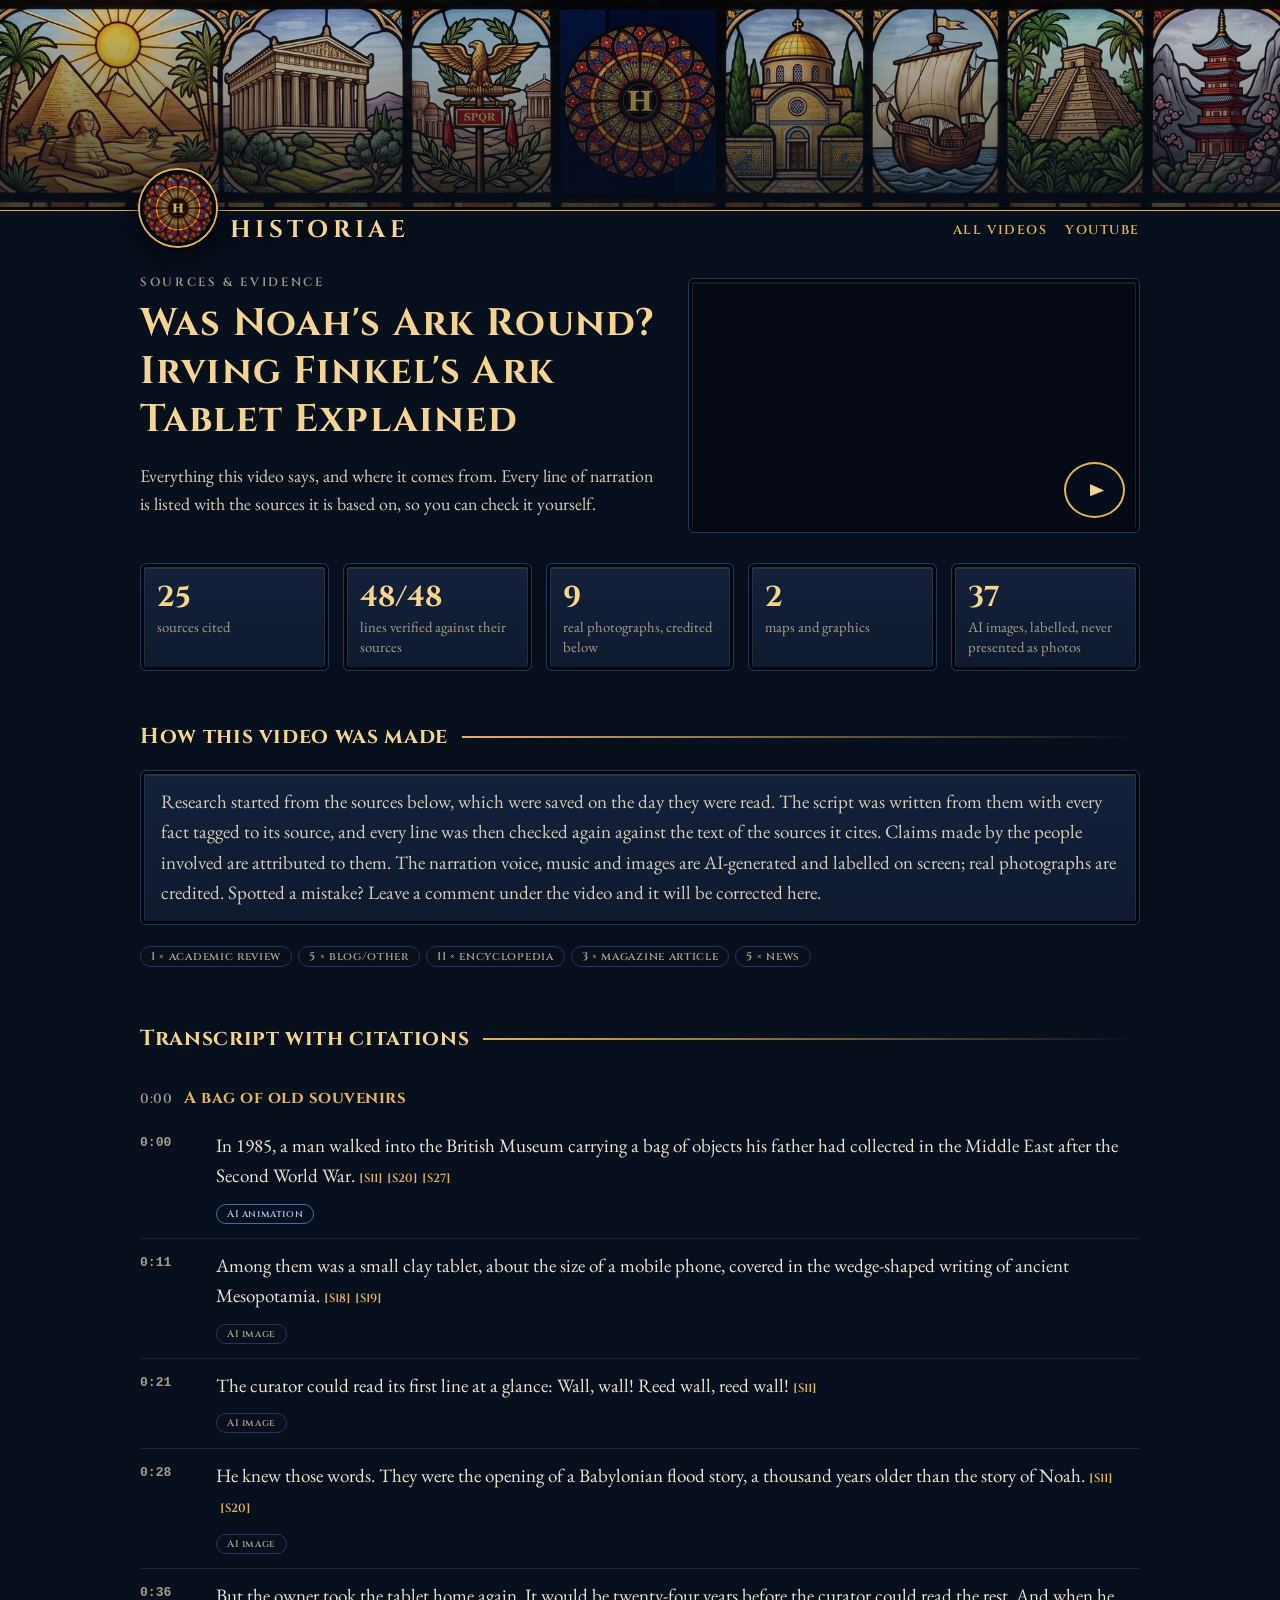
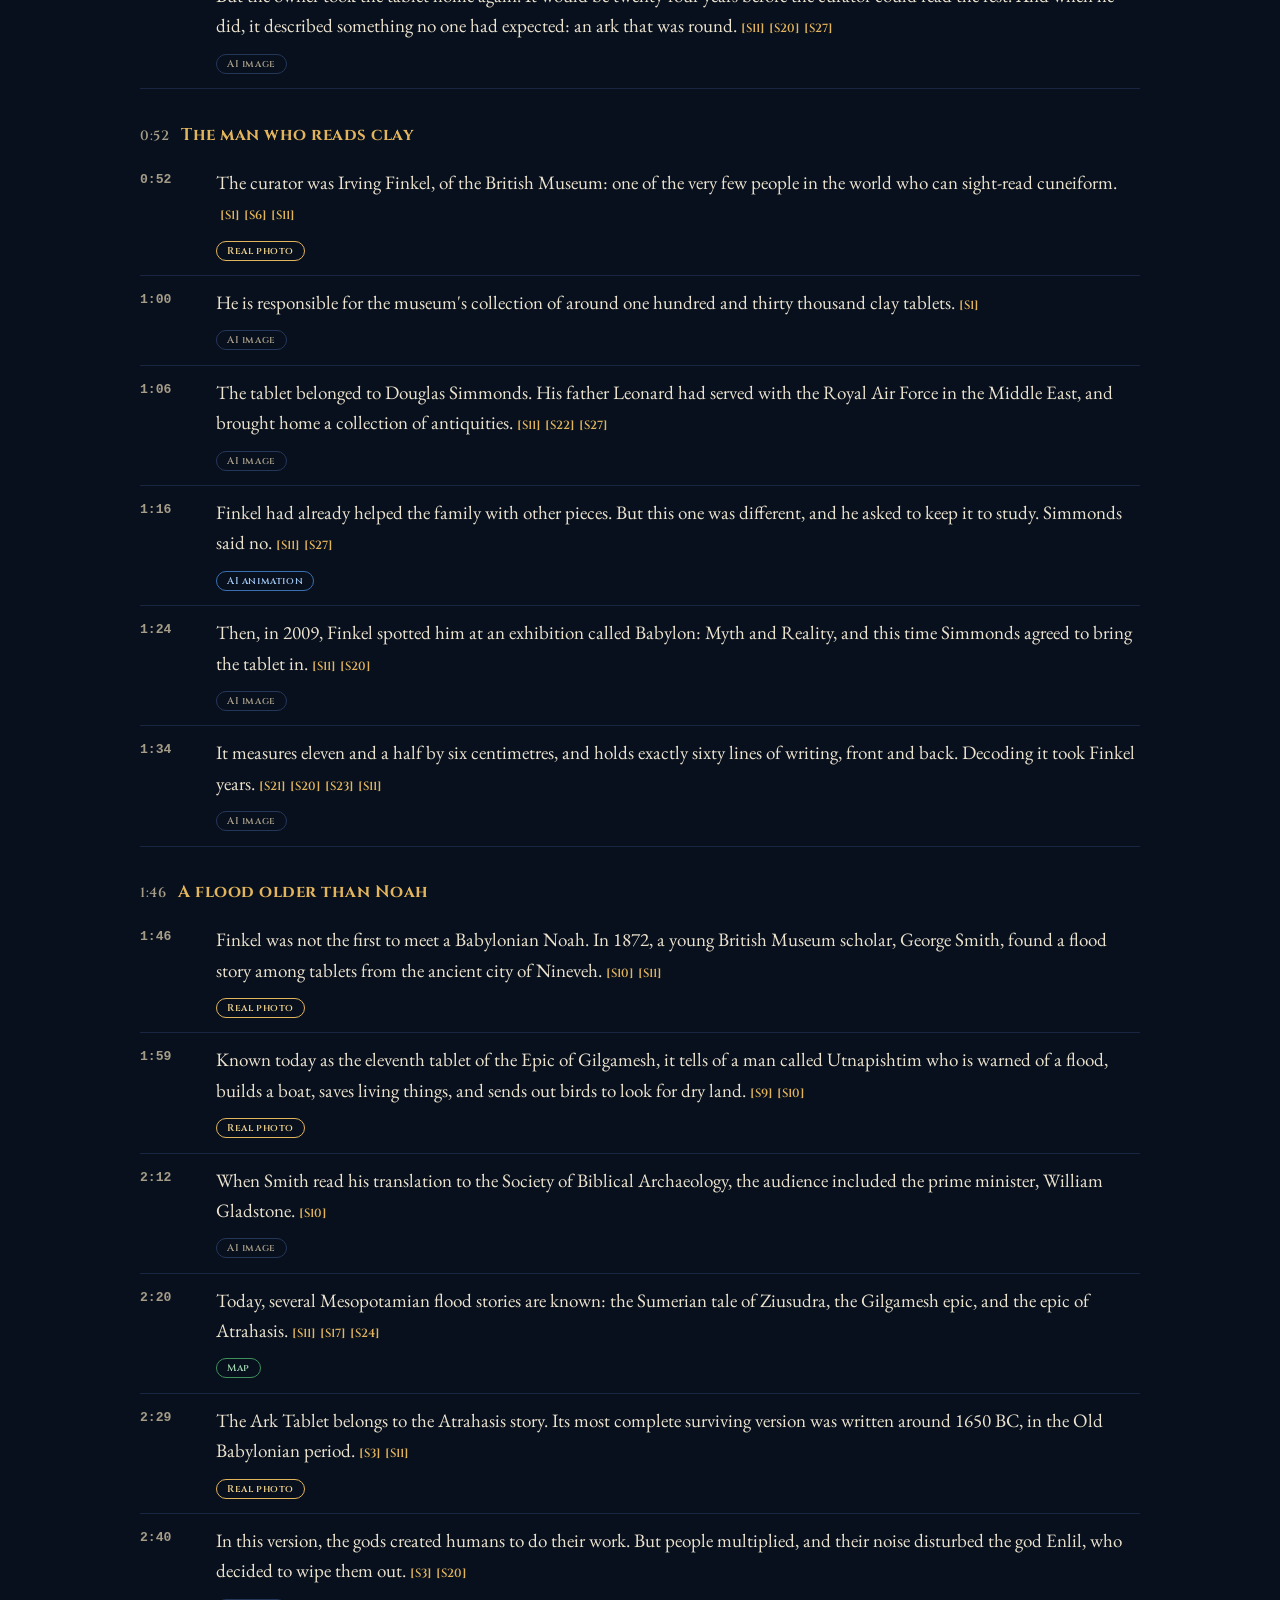
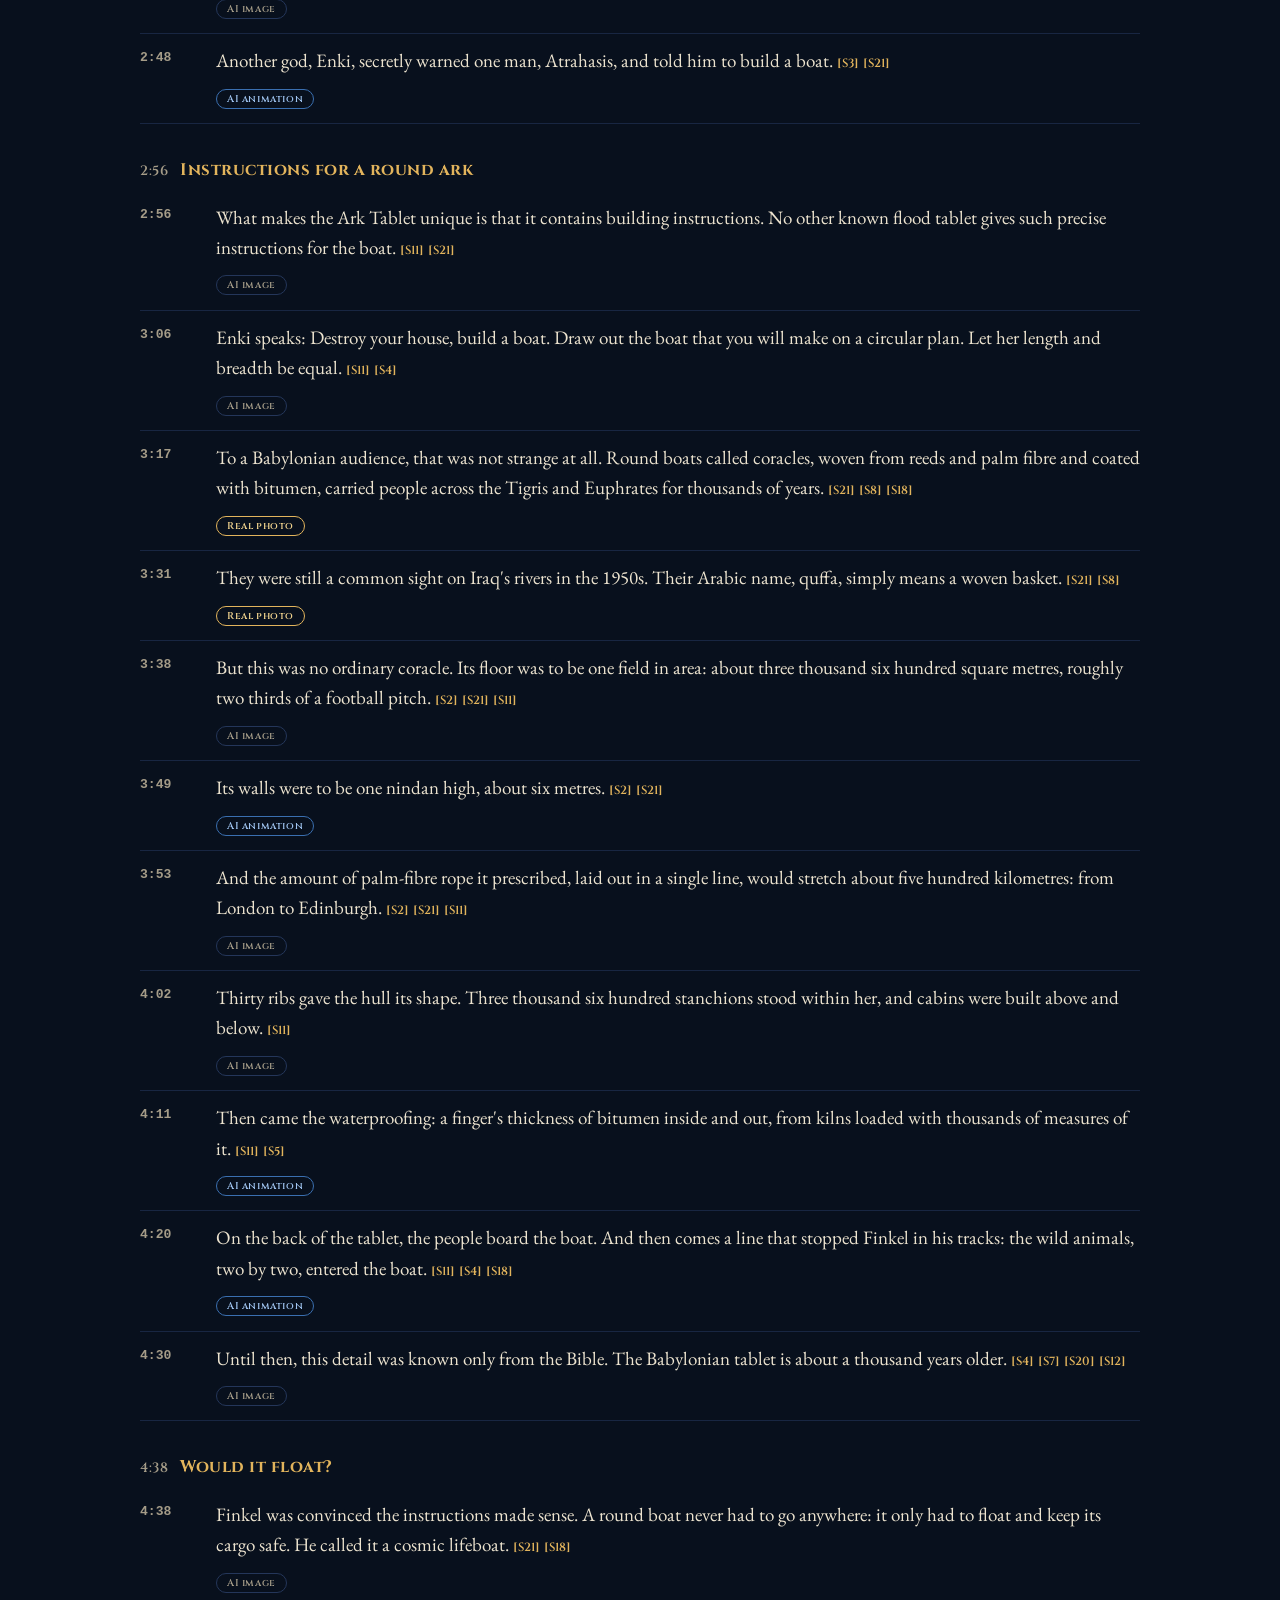
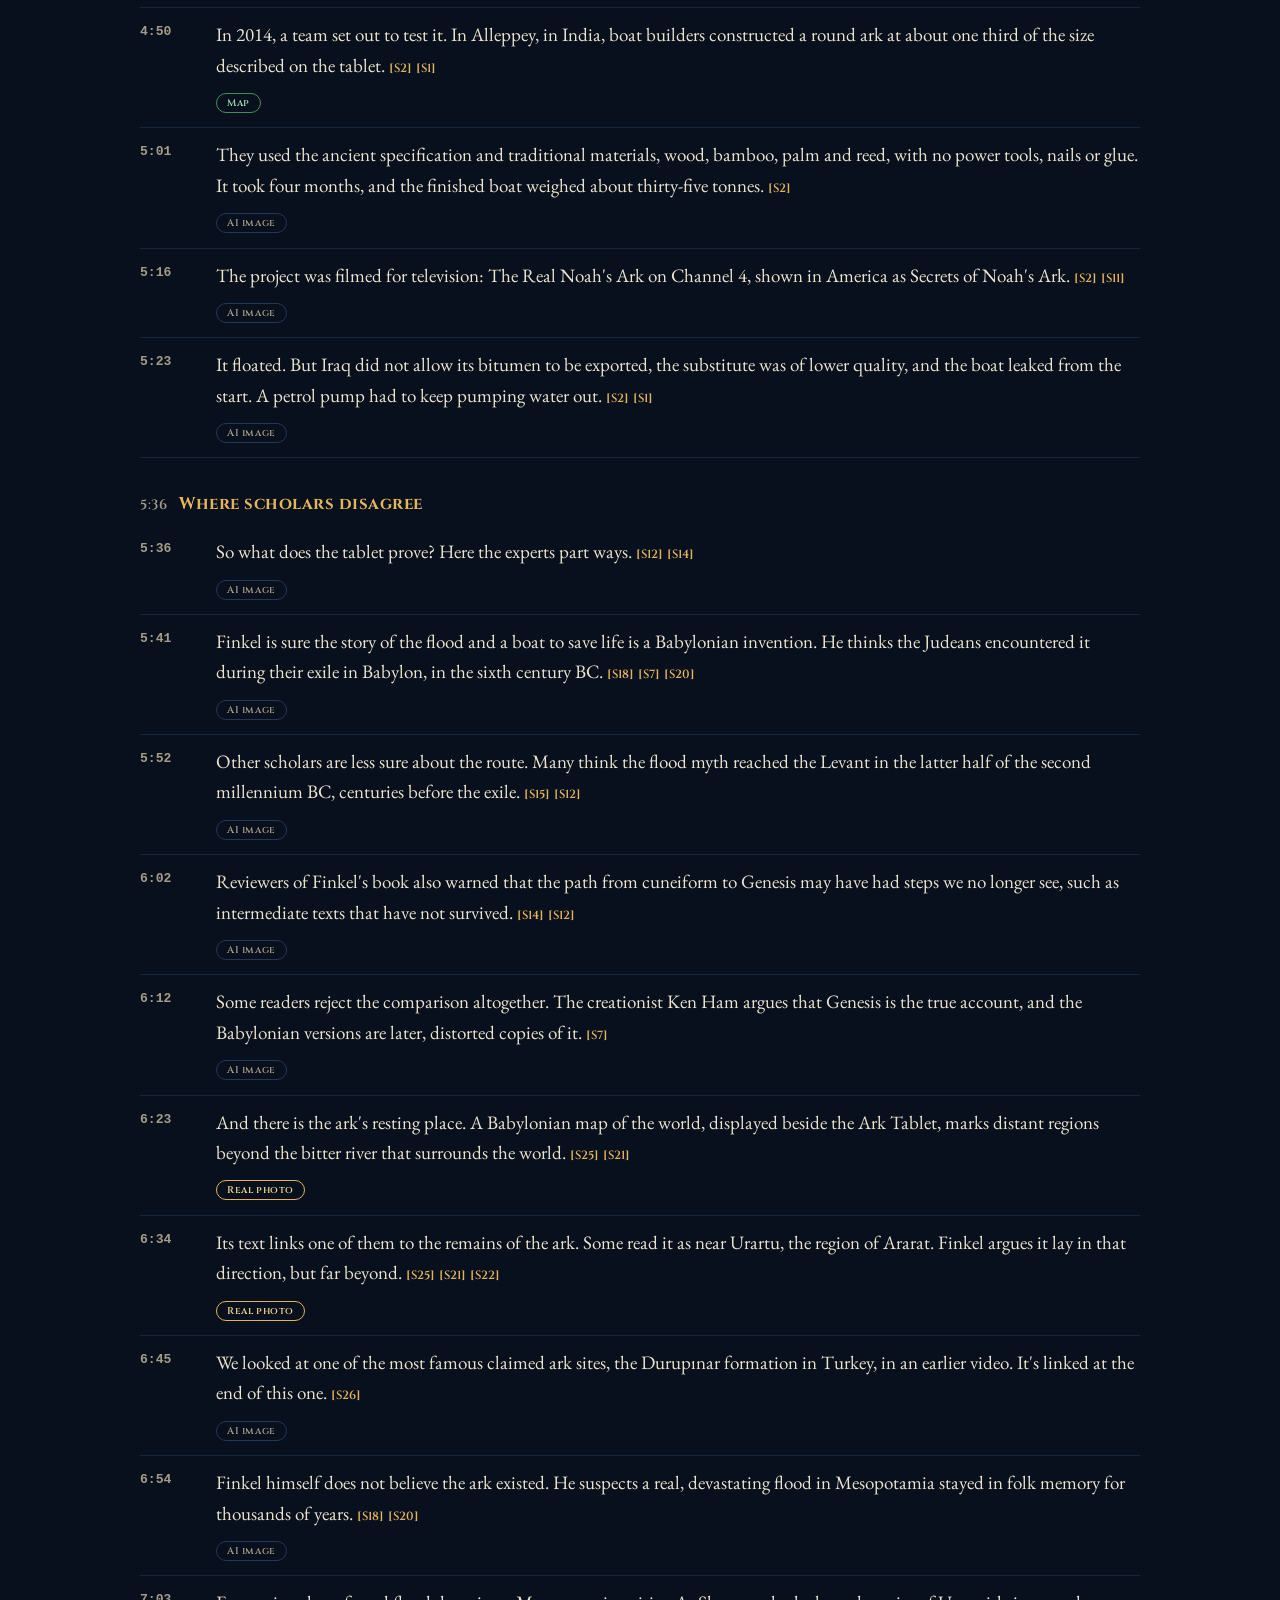
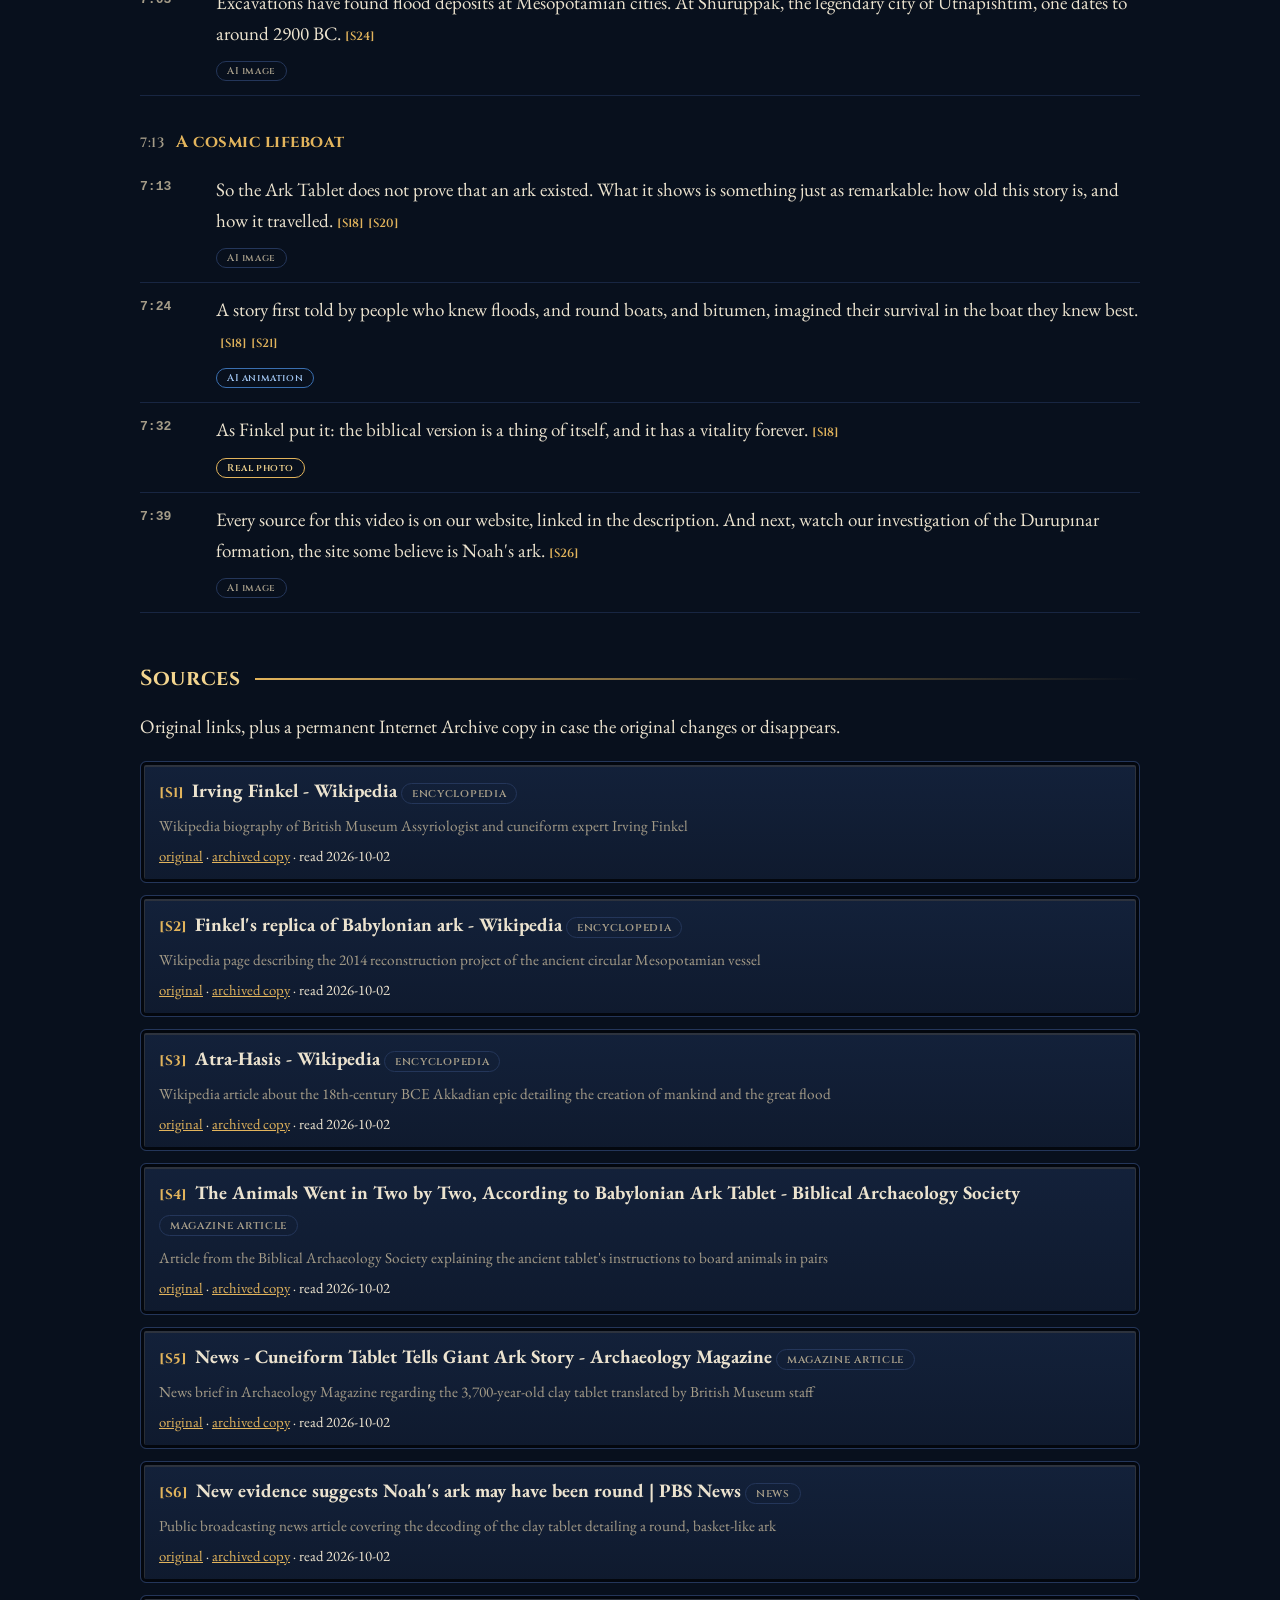
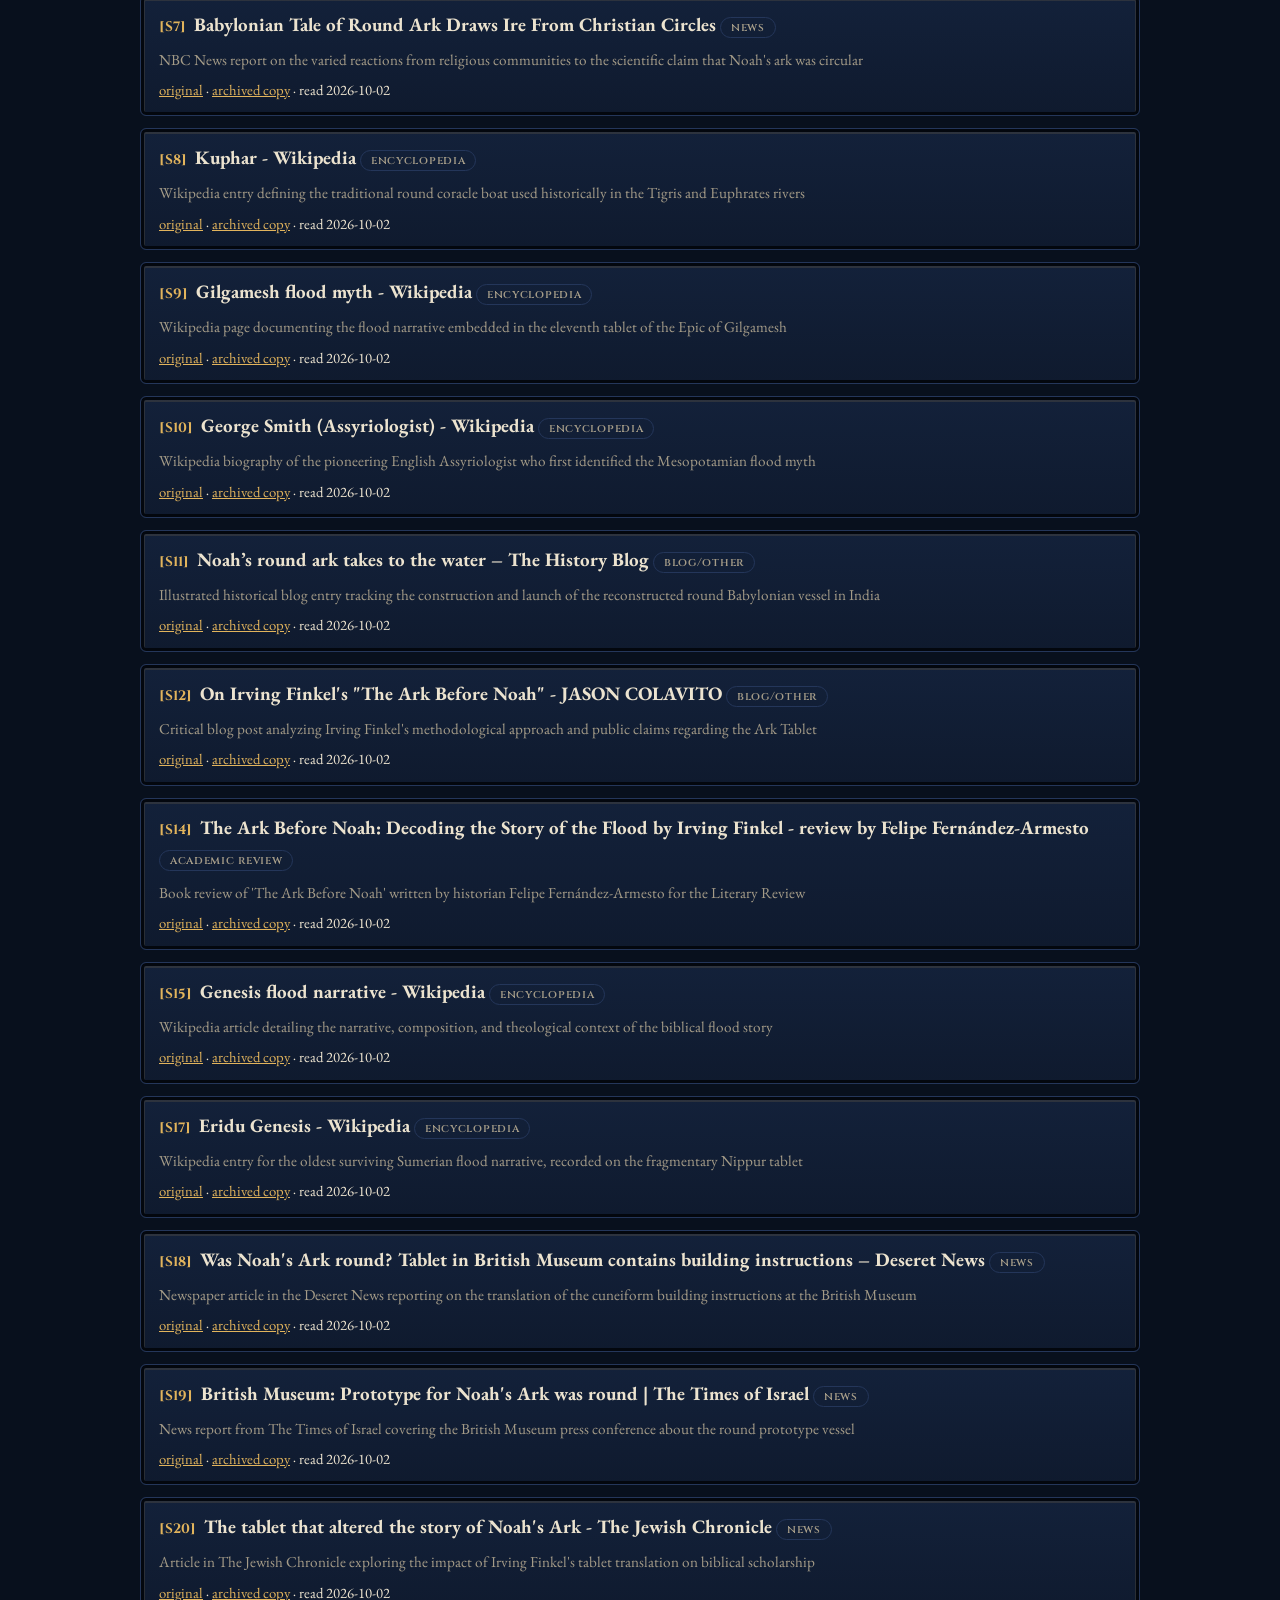
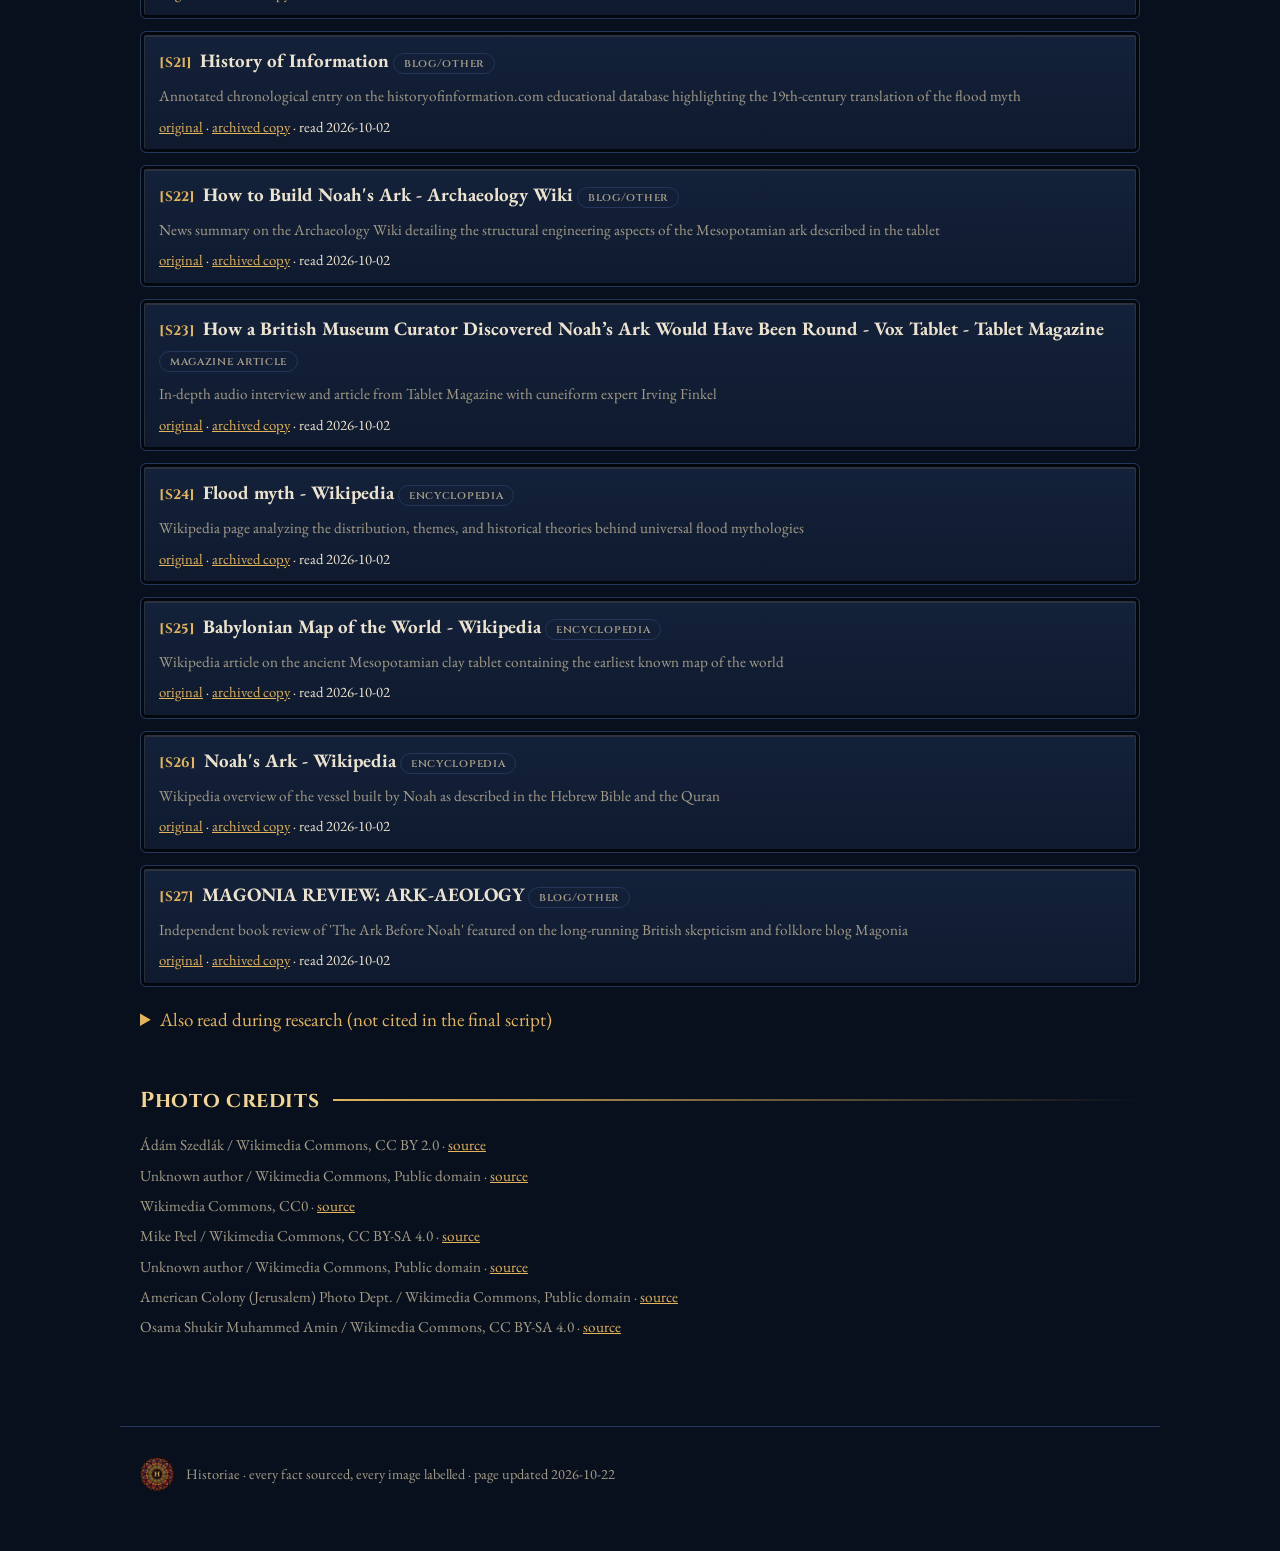
<file: ark-before-noah/index.html>
<!doctype html><html lang="en"><head><meta charset="utf-8"><meta name="viewport" content="width=device-width,initial-scale=1"><title>Sources: Was Noah&#x27;s Ark Round? Irving Finkel&#x27;s Ark Tablet Explained</title><meta name="description" content="Every source, a cited transcript and photo credits for the Historiae video: Was Noah&#x27;s Ark Round? Irving Finkel&#x27;s Ark Tablet Explained"><meta property="og:title" content="Sources: Was Noah&#x27;s Ark Round? Irving Finkel&#x27;s Ark Tablet Explained"><meta property="og:description" content="Every source, a cited transcript and photo credits for the Historiae video: Was Noah&#x27;s Ark Round? Irving Finkel&#x27;s Ark Tablet Explained"><meta property="og:image" content="https://i.ytimg.com/vi/iCEi1FvqEOg/maxresdefault.jpg"><meta name="theme-color" content="#08101d"><link rel="icon" href="../assets/favicon_64.png"><link rel="apple-touch-icon" href="../assets/apple_touch.png"><link rel="preconnect" href="https://fonts.googleapis.com"><link rel="preconnect" href="https://fonts.gstatic.com" crossorigin><link href="https://fonts.googleapis.com/css2?family=Cinzel:wght@600;700&family=EB+Garamond:ital,wght@0,400;0,500;0,600;1,400&display=swap" rel="stylesheet"><link rel="stylesheet" href="../assets/style.css"></head><body><div class="band"></div><div class="bar"><a class="brand" href="../"><img src="../assets/logo_160.png" alt=""><span>HISTORIAE</span></a><nav><a href="../">All videos</a><a href="https://www.youtube.com/@HistoriaeHistory">YouTube</a></nav></div><main><div class="hero"><div><p class="kicker">Sources &amp; evidence</p><h1>Was Noah&#x27;s Ark Round? Irving Finkel&#x27;s Ark Tablet Explained</h1><p class="lead">Everything this video says, and where it comes from. Every line of narration is listed with the sources it is based on, so you can check it yourself.</p></div><a class="watch pane" href="https://youtu.be/iCEi1FvqEOg" style="background-image:url(https://i.ytimg.com/vi/iCEi1FvqEOg/maxresdefault.jpg)" aria-label="Watch the video"></a></div><div class="stats"><div class="stat pane"><b>25</b><span>sources cited</span></div><div class="stat pane"><b>48/48</b><span>lines verified against their sources</span></div><div class="stat pane"><b>9</b><span>real photographs, credited below</span></div><div class="stat pane"><b>2</b><span>maps and graphics</span></div><div class="stat pane"><b>37</b><span>AI images, labelled, never presented as photos</span></div></div><h2>How this video was made</h2><div class="made pane">Research started from the sources below, which were saved on the day they were read. The script was written from them with every fact tagged to its source, and every line was then checked again against the text of the sources it cites. Claims made by the people involved are attributed to them. The narration voice, music and images are AI-generated and labelled on screen; real photographs are credited. Spotted a mistake? Leave a comment under the video and it will be corrected here.</div><p style="margin-top:14px"><span class="chip">1 × academic review</span><span class="chip">5 × blog/other</span><span class="chip">11 × encyclopedia</span><span class="chip">3 × magazine article</span><span class="chip">5 × news</span></p><h2>Transcript with citations</h2><h3 class="chapter"><a class="ts" href="https://www.youtube.com/watch?v=iCEi1FvqEOg&amp;t=0s">0:00</a><span>A bag of old souvenirs</span></h3><div class="line"><a class="ts" href="https://www.youtube.com/watch?v=iCEi1FvqEOg&amp;t=0s">0:00</a><div>In 1985, a man walked into the British Museum carrying a bag of objects his father had collected in the Middle East after the Second World War.<a class="cite" href="#S11">[S11]</a><a class="cite" href="#S20">[S20]</a><a class="cite" href="#S27">[S27]</a><div class="vis"><span class="chip anim">AI animation</span></div></div></div><div class="line"><a class="ts" href="https://www.youtube.com/watch?v=iCEi1FvqEOg&amp;t=11s">0:11</a><div>Among them was a small clay tablet, about the size of a mobile phone, covered in the wedge-shaped writing of ancient Mesopotamia.<a class="cite" href="#S18">[S18]</a><a class="cite" href="#S19">[S19]</a><div class="vis"><span class="chip ">AI image</span></div></div></div><div class="line"><a class="ts" href="https://www.youtube.com/watch?v=iCEi1FvqEOg&amp;t=21s">0:21</a><div>The curator could read its first line at a glance: Wall, wall! Reed wall, reed wall!<a class="cite" href="#S11">[S11]</a><div class="vis"><span class="chip ">AI image</span></div></div></div><div class="line"><a class="ts" href="https://www.youtube.com/watch?v=iCEi1FvqEOg&amp;t=28s">0:28</a><div>He knew those words. They were the opening of a Babylonian flood story, a thousand years older than the story of Noah.<a class="cite" href="#S11">[S11]</a><a class="cite" href="#S20">[S20]</a><div class="vis"><span class="chip ">AI image</span></div></div></div><div class="line"><a class="ts" href="https://www.youtube.com/watch?v=iCEi1FvqEOg&amp;t=36s">0:36</a><div>But the owner took the tablet home again. It would be twenty-four years before the curator could read the rest. And when he did, it described something no one had expected: an ark that was round.<a class="cite" href="#S11">[S11]</a><a class="cite" href="#S20">[S20]</a><a class="cite" href="#S27">[S27]</a><div class="vis"><span class="chip ">AI image</span></div></div></div><h3 class="chapter"><a class="ts" href="https://www.youtube.com/watch?v=iCEi1FvqEOg&amp;t=52s">0:52</a><span>The man who reads clay</span></h3><div class="line"><a class="ts" href="https://www.youtube.com/watch?v=iCEi1FvqEOg&amp;t=52s">0:52</a><div>The curator was Irving Finkel, of the British Museum: one of the very few people in the world who can sight-read cuneiform.<a class="cite" href="#S1">[S1]</a><a class="cite" href="#S6">[S6]</a><a class="cite" href="#S11">[S11]</a><div class="vis"><span class="chip photo">Real photo</span></div></div></div><div class="line"><a class="ts" href="https://www.youtube.com/watch?v=iCEi1FvqEOg&amp;t=60s">1:00</a><div>He is responsible for the museum&#x27;s collection of around one hundred and thirty thousand clay tablets.<a class="cite" href="#S1">[S1]</a><div class="vis"><span class="chip ">AI image</span></div></div></div><div class="line"><a class="ts" href="https://www.youtube.com/watch?v=iCEi1FvqEOg&amp;t=66s">1:06</a><div>The tablet belonged to Douglas Simmonds. His father Leonard had served with the Royal Air Force in the Middle East, and brought home a collection of antiquities.<a class="cite" href="#S11">[S11]</a><a class="cite" href="#S22">[S22]</a><a class="cite" href="#S27">[S27]</a><div class="vis"><span class="chip ">AI image</span></div></div></div><div class="line"><a class="ts" href="https://www.youtube.com/watch?v=iCEi1FvqEOg&amp;t=76s">1:16</a><div>Finkel had already helped the family with other pieces. But this one was different, and he asked to keep it to study. Simmonds said no.<a class="cite" href="#S11">[S11]</a><a class="cite" href="#S27">[S27]</a><div class="vis"><span class="chip anim">AI animation</span></div></div></div><div class="line"><a class="ts" href="https://www.youtube.com/watch?v=iCEi1FvqEOg&amp;t=84s">1:24</a><div>Then, in 2009, Finkel spotted him at an exhibition called Babylon: Myth and Reality, and this time Simmonds agreed to bring the tablet in.<a class="cite" href="#S11">[S11]</a><a class="cite" href="#S20">[S20]</a><div class="vis"><span class="chip ">AI image</span></div></div></div><div class="line"><a class="ts" href="https://www.youtube.com/watch?v=iCEi1FvqEOg&amp;t=94s">1:34</a><div>It measures eleven and a half by six centimetres, and holds exactly sixty lines of writing, front and back. Decoding it took Finkel years.<a class="cite" href="#S21">[S21]</a><a class="cite" href="#S20">[S20]</a><a class="cite" href="#S23">[S23]</a><a class="cite" href="#S11">[S11]</a><div class="vis"><span class="chip ">AI image</span></div></div></div><h3 class="chapter"><a class="ts" href="https://www.youtube.com/watch?v=iCEi1FvqEOg&amp;t=106s">1:46</a><span>A flood older than Noah</span></h3><div class="line"><a class="ts" href="https://www.youtube.com/watch?v=iCEi1FvqEOg&amp;t=106s">1:46</a><div>Finkel was not the first to meet a Babylonian Noah. In 1872, a young British Museum scholar, George Smith, found a flood story among tablets from the ancient city of Nineveh.<a class="cite" href="#S10">[S10]</a><a class="cite" href="#S11">[S11]</a><div class="vis"><span class="chip photo">Real photo</span></div></div></div><div class="line"><a class="ts" href="https://www.youtube.com/watch?v=iCEi1FvqEOg&amp;t=119s">1:59</a><div>Known today as the eleventh tablet of the Epic of Gilgamesh, it tells of a man called Utnapishtim who is warned of a flood, builds a boat, saves living things, and sends out birds to look for dry land.<a class="cite" href="#S9">[S9]</a><a class="cite" href="#S10">[S10]</a><div class="vis"><span class="chip photo">Real photo</span></div></div></div><div class="line"><a class="ts" href="https://www.youtube.com/watch?v=iCEi1FvqEOg&amp;t=132s">2:12</a><div>When Smith read his translation to the Society of Biblical Archaeology, the audience included the prime minister, William Gladstone.<a class="cite" href="#S10">[S10]</a><div class="vis"><span class="chip ">AI image</span></div></div></div><div class="line"><a class="ts" href="https://www.youtube.com/watch?v=iCEi1FvqEOg&amp;t=140s">2:20</a><div>Today, several Mesopotamian flood stories are known: the Sumerian tale of Ziusudra, the Gilgamesh epic, and the epic of Atrahasis.<a class="cite" href="#S11">[S11]</a><a class="cite" href="#S17">[S17]</a><a class="cite" href="#S24">[S24]</a><div class="vis"><span class="chip graphic">Map</span></div></div></div><div class="line"><a class="ts" href="https://www.youtube.com/watch?v=iCEi1FvqEOg&amp;t=149s">2:29</a><div>The Ark Tablet belongs to the Atrahasis story. Its most complete surviving version was written around 1650 BC, in the Old Babylonian period.<a class="cite" href="#S3">[S3]</a><a class="cite" href="#S11">[S11]</a><div class="vis"><span class="chip photo">Real photo</span></div></div></div><div class="line"><a class="ts" href="https://www.youtube.com/watch?v=iCEi1FvqEOg&amp;t=160s">2:40</a><div>In this version, the gods created humans to do their work. But people multiplied, and their noise disturbed the god Enlil, who decided to wipe them out.<a class="cite" href="#S3">[S3]</a><a class="cite" href="#S20">[S20]</a><div class="vis"><span class="chip ">AI image</span></div></div></div><div class="line"><a class="ts" href="https://www.youtube.com/watch?v=iCEi1FvqEOg&amp;t=168s">2:48</a><div>Another god, Enki, secretly warned one man, Atrahasis, and told him to build a boat.<a class="cite" href="#S3">[S3]</a><a class="cite" href="#S21">[S21]</a><div class="vis"><span class="chip anim">AI animation</span></div></div></div><h3 class="chapter"><a class="ts" href="https://www.youtube.com/watch?v=iCEi1FvqEOg&amp;t=176s">2:56</a><span>Instructions for a round ark</span></h3><div class="line"><a class="ts" href="https://www.youtube.com/watch?v=iCEi1FvqEOg&amp;t=176s">2:56</a><div>What makes the Ark Tablet unique is that it contains building instructions. No other known flood tablet gives such precise instructions for the boat.<a class="cite" href="#S11">[S11]</a><a class="cite" href="#S21">[S21]</a><div class="vis"><span class="chip ">AI image</span></div></div></div><div class="line"><a class="ts" href="https://www.youtube.com/watch?v=iCEi1FvqEOg&amp;t=186s">3:06</a><div>Enki speaks: Destroy your house, build a boat. Draw out the boat that you will make on a circular plan. Let her length and breadth be equal.<a class="cite" href="#S11">[S11]</a><a class="cite" href="#S4">[S4]</a><div class="vis"><span class="chip ">AI image</span></div></div></div><div class="line"><a class="ts" href="https://www.youtube.com/watch?v=iCEi1FvqEOg&amp;t=197s">3:17</a><div>To a Babylonian audience, that was not strange at all. Round boats called coracles, woven from reeds and palm fibre and coated with bitumen, carried people across the Tigris and Euphrates for thousands of years.<a class="cite" href="#S21">[S21]</a><a class="cite" href="#S8">[S8]</a><a class="cite" href="#S18">[S18]</a><div class="vis"><span class="chip photo">Real photo</span></div></div></div><div class="line"><a class="ts" href="https://www.youtube.com/watch?v=iCEi1FvqEOg&amp;t=211s">3:31</a><div>They were still a common sight on Iraq&#x27;s rivers in the 1950s. Their Arabic name, quffa, simply means a woven basket.<a class="cite" href="#S21">[S21]</a><a class="cite" href="#S8">[S8]</a><div class="vis"><span class="chip photo">Real photo</span></div></div></div><div class="line"><a class="ts" href="https://www.youtube.com/watch?v=iCEi1FvqEOg&amp;t=218s">3:38</a><div>But this was no ordinary coracle. Its floor was to be one field in area: about three thousand six hundred square metres, roughly two thirds of a football pitch.<a class="cite" href="#S2">[S2]</a><a class="cite" href="#S21">[S21]</a><a class="cite" href="#S11">[S11]</a><div class="vis"><span class="chip ">AI image</span></div></div></div><div class="line"><a class="ts" href="https://www.youtube.com/watch?v=iCEi1FvqEOg&amp;t=229s">3:49</a><div>Its walls were to be one nindan high, about six metres.<a class="cite" href="#S2">[S2]</a><a class="cite" href="#S21">[S21]</a><div class="vis"><span class="chip anim">AI animation</span></div></div></div><div class="line"><a class="ts" href="https://www.youtube.com/watch?v=iCEi1FvqEOg&amp;t=233s">3:53</a><div>And the amount of palm-fibre rope it prescribed, laid out in a single line, would stretch about five hundred kilometres: from London to Edinburgh.<a class="cite" href="#S2">[S2]</a><a class="cite" href="#S21">[S21]</a><a class="cite" href="#S11">[S11]</a><div class="vis"><span class="chip ">AI image</span></div></div></div><div class="line"><a class="ts" href="https://www.youtube.com/watch?v=iCEi1FvqEOg&amp;t=242s">4:02</a><div>Thirty ribs gave the hull its shape. Three thousand six hundred stanchions stood within her, and cabins were built above and below.<a class="cite" href="#S11">[S11]</a><div class="vis"><span class="chip ">AI image</span></div></div></div><div class="line"><a class="ts" href="https://www.youtube.com/watch?v=iCEi1FvqEOg&amp;t=251s">4:11</a><div>Then came the waterproofing: a finger&#x27;s thickness of bitumen inside and out, from kilns loaded with thousands of measures of it.<a class="cite" href="#S11">[S11]</a><a class="cite" href="#S5">[S5]</a><div class="vis"><span class="chip anim">AI animation</span></div></div></div><div class="line"><a class="ts" href="https://www.youtube.com/watch?v=iCEi1FvqEOg&amp;t=260s">4:20</a><div>On the back of the tablet, the people board the boat. And then comes a line that stopped Finkel in his tracks: the wild animals, two by two, entered the boat.<a class="cite" href="#S11">[S11]</a><a class="cite" href="#S4">[S4]</a><a class="cite" href="#S18">[S18]</a><div class="vis"><span class="chip anim">AI animation</span></div></div></div><div class="line"><a class="ts" href="https://www.youtube.com/watch?v=iCEi1FvqEOg&amp;t=270s">4:30</a><div>Until then, this detail was known only from the Bible. The Babylonian tablet is about a thousand years older.<a class="cite" href="#S4">[S4]</a><a class="cite" href="#S7">[S7]</a><a class="cite" href="#S20">[S20]</a><a class="cite" href="#S12">[S12]</a><div class="vis"><span class="chip ">AI image</span></div></div></div><h3 class="chapter"><a class="ts" href="https://www.youtube.com/watch?v=iCEi1FvqEOg&amp;t=278s">4:38</a><span>Would it float?</span></h3><div class="line"><a class="ts" href="https://www.youtube.com/watch?v=iCEi1FvqEOg&amp;t=278s">4:38</a><div>Finkel was convinced the instructions made sense. A round boat never had to go anywhere: it only had to float and keep its cargo safe. He called it a cosmic lifeboat.<a class="cite" href="#S21">[S21]</a><a class="cite" href="#S18">[S18]</a><div class="vis"><span class="chip ">AI image</span></div></div></div><div class="line"><a class="ts" href="https://www.youtube.com/watch?v=iCEi1FvqEOg&amp;t=290s">4:50</a><div>In 2014, a team set out to test it. In Alleppey, in India, boat builders constructed a round ark at about one third of the size described on the tablet.<a class="cite" href="#S2">[S2]</a><a class="cite" href="#S1">[S1]</a><div class="vis"><span class="chip graphic">Map</span></div></div></div><div class="line"><a class="ts" href="https://www.youtube.com/watch?v=iCEi1FvqEOg&amp;t=301s">5:01</a><div>They used the ancient specification and traditional materials, wood, bamboo, palm and reed, with no power tools, nails or glue. It took four months, and the finished boat weighed about thirty-five tonnes.<a class="cite" href="#S2">[S2]</a><div class="vis"><span class="chip ">AI image</span></div></div></div><div class="line"><a class="ts" href="https://www.youtube.com/watch?v=iCEi1FvqEOg&amp;t=316s">5:16</a><div>The project was filmed for television: The Real Noah&#x27;s Ark on Channel 4, shown in America as Secrets of Noah&#x27;s Ark.<a class="cite" href="#S2">[S2]</a><a class="cite" href="#S11">[S11]</a><div class="vis"><span class="chip ">AI image</span></div></div></div><div class="line"><a class="ts" href="https://www.youtube.com/watch?v=iCEi1FvqEOg&amp;t=323s">5:23</a><div>It floated. But Iraq did not allow its bitumen to be exported, the substitute was of lower quality, and the boat leaked from the start. A petrol pump had to keep pumping water out.<a class="cite" href="#S2">[S2]</a><a class="cite" href="#S1">[S1]</a><div class="vis"><span class="chip ">AI image</span></div></div></div><h3 class="chapter"><a class="ts" href="https://www.youtube.com/watch?v=iCEi1FvqEOg&amp;t=336s">5:36</a><span>Where scholars disagree</span></h3><div class="line"><a class="ts" href="https://www.youtube.com/watch?v=iCEi1FvqEOg&amp;t=336s">5:36</a><div>So what does the tablet prove? Here the experts part ways.<a class="cite" href="#S12">[S12]</a><a class="cite" href="#S14">[S14]</a><div class="vis"><span class="chip ">AI image</span></div></div></div><div class="line"><a class="ts" href="https://www.youtube.com/watch?v=iCEi1FvqEOg&amp;t=341s">5:41</a><div>Finkel is sure the story of the flood and a boat to save life is a Babylonian invention. He thinks the Judeans encountered it during their exile in Babylon, in the sixth century BC.<a class="cite" href="#S18">[S18]</a><a class="cite" href="#S7">[S7]</a><a class="cite" href="#S20">[S20]</a><div class="vis"><span class="chip ">AI image</span></div></div></div><div class="line"><a class="ts" href="https://www.youtube.com/watch?v=iCEi1FvqEOg&amp;t=352s">5:52</a><div>Other scholars are less sure about the route. Many think the flood myth reached the Levant in the latter half of the second millennium BC, centuries before the exile.<a class="cite" href="#S15">[S15]</a><a class="cite" href="#S12">[S12]</a><div class="vis"><span class="chip ">AI image</span></div></div></div><div class="line"><a class="ts" href="https://www.youtube.com/watch?v=iCEi1FvqEOg&amp;t=362s">6:02</a><div>Reviewers of Finkel&#x27;s book also warned that the path from cuneiform to Genesis may have had steps we no longer see, such as intermediate texts that have not survived.<a class="cite" href="#S14">[S14]</a><a class="cite" href="#S12">[S12]</a><div class="vis"><span class="chip ">AI image</span></div></div></div><div class="line"><a class="ts" href="https://www.youtube.com/watch?v=iCEi1FvqEOg&amp;t=372s">6:12</a><div>Some readers reject the comparison altogether. The creationist Ken Ham argues that Genesis is the true account, and the Babylonian versions are later, distorted copies of it.<a class="cite" href="#S7">[S7]</a><div class="vis"><span class="chip ">AI image</span></div></div></div><div class="line"><a class="ts" href="https://www.youtube.com/watch?v=iCEi1FvqEOg&amp;t=383s">6:23</a><div>And there is the ark&#x27;s resting place. A Babylonian map of the world, displayed beside the Ark Tablet, marks distant regions beyond the bitter river that surrounds the world.<a class="cite" href="#S25">[S25]</a><a class="cite" href="#S21">[S21]</a><div class="vis"><span class="chip photo">Real photo</span></div></div></div><div class="line"><a class="ts" href="https://www.youtube.com/watch?v=iCEi1FvqEOg&amp;t=394s">6:34</a><div>Its text links one of them to the remains of the ark. Some read it as near Urartu, the region of Ararat. Finkel argues it lay in that direction, but far beyond.<a class="cite" href="#S25">[S25]</a><a class="cite" href="#S21">[S21]</a><a class="cite" href="#S22">[S22]</a><div class="vis"><span class="chip photo">Real photo</span></div></div></div><div class="line"><a class="ts" href="https://www.youtube.com/watch?v=iCEi1FvqEOg&amp;t=405s">6:45</a><div>We looked at one of the most famous claimed ark sites, the Durupınar formation in Turkey, in an earlier video. It&#x27;s linked at the end of this one.<a class="cite" href="#S26">[S26]</a><div class="vis"><span class="chip ">AI image</span></div></div></div><div class="line"><a class="ts" href="https://www.youtube.com/watch?v=iCEi1FvqEOg&amp;t=414s">6:54</a><div>Finkel himself does not believe the ark existed. He suspects a real, devastating flood in Mesopotamia stayed in folk memory for thousands of years.<a class="cite" href="#S18">[S18]</a><a class="cite" href="#S20">[S20]</a><div class="vis"><span class="chip ">AI image</span></div></div></div><div class="line"><a class="ts" href="https://www.youtube.com/watch?v=iCEi1FvqEOg&amp;t=423s">7:03</a><div>Excavations have found flood deposits at Mesopotamian cities. At Shuruppak, the legendary city of Utnapishtim, one dates to around 2900 BC.<a class="cite" href="#S24">[S24]</a><div class="vis"><span class="chip ">AI image</span></div></div></div><h3 class="chapter"><a class="ts" href="https://www.youtube.com/watch?v=iCEi1FvqEOg&amp;t=433s">7:13</a><span>A cosmic lifeboat</span></h3><div class="line"><a class="ts" href="https://www.youtube.com/watch?v=iCEi1FvqEOg&amp;t=433s">7:13</a><div>So the Ark Tablet does not prove that an ark existed. What it shows is something just as remarkable: how old this story is, and how it travelled.<a class="cite" href="#S18">[S18]</a><a class="cite" href="#S20">[S20]</a><div class="vis"><span class="chip ">AI image</span></div></div></div><div class="line"><a class="ts" href="https://www.youtube.com/watch?v=iCEi1FvqEOg&amp;t=444s">7:24</a><div>A story first told by people who knew floods, and round boats, and bitumen, imagined their survival in the boat they knew best.<a class="cite" href="#S18">[S18]</a><a class="cite" href="#S21">[S21]</a><div class="vis"><span class="chip anim">AI animation</span></div></div></div><div class="line"><a class="ts" href="https://www.youtube.com/watch?v=iCEi1FvqEOg&amp;t=452s">7:32</a><div>As Finkel put it: the biblical version is a thing of itself, and it has a vitality forever.<a class="cite" href="#S18">[S18]</a><div class="vis"><span class="chip photo">Real photo</span></div></div></div><div class="line"><a class="ts" href="https://www.youtube.com/watch?v=iCEi1FvqEOg&amp;t=459s">7:39</a><div>Every source for this video is on our website, linked in the description. And next, watch our investigation of the Durupınar formation, the site some believe is Noah&#x27;s ark.<a class="cite" href="#S26">[S26]</a><div class="vis"><span class="chip ">AI image</span></div></div></div><h2>Sources</h2><p class="note">Original links, plus a permanent Internet Archive copy in case the original changes or disappears.</p><div class="src pane" id="S1"><span class="id">[S1]</span><b>Irving Finkel - Wikipedia</b> <span class="chip">encyclopedia</span><div class="note">Wikipedia biography of British Museum Assyriologist and cuneiform expert Irving Finkel</div><div class="links"><a href="https://en.wikipedia.org/wiki/Irving_Finkel">original</a> · <a href="https://web.archive.org/web/20260910184745/https://en.wikipedia.org/wiki/Irving_Finkel">archived copy</a> · read 2026-10-02</div></div><div class="src pane" id="S2"><span class="id">[S2]</span><b>Finkel&#x27;s replica of Babylonian ark - Wikipedia</b> <span class="chip">encyclopedia</span><div class="note">Wikipedia page describing the 2014 reconstruction project of the ancient circular Mesopotamian vessel</div><div class="links"><a href="https://en.wikipedia.org/wiki/Finkel%27s_replica_of_Babylonian_ark">original</a> · <a href="https://web.archive.org/web/20260811031952/https://en.wikipedia.org/wiki/Finkel%27s_replica_of_Babylonian_ark">archived copy</a> · read 2026-10-02</div></div><div class="src pane" id="S3"><span class="id">[S3]</span><b>Atra-Hasis - Wikipedia</b> <span class="chip">encyclopedia</span><div class="note">Wikipedia article about the 18th-century BCE Akkadian epic detailing the creation of mankind and the great flood</div><div class="links"><a href="https://en.wikipedia.org/wiki/Atra-Hasis">original</a> · <a href="https://web.archive.org/web/20260921083325/https://en.wikipedia.org/wiki/Atra-Hasis">archived copy</a> · read 2026-10-02</div></div><div class="src pane" id="S4"><span class="id">[S4]</span><b>The Animals Went in Two by Two, According to Babylonian Ark Tablet - Biblical Archaeology Society</b> <span class="chip">magazine article</span><div class="note">Article from the Biblical Archaeology Society explaining the ancient tablet&#x27;s instructions to board animals in pairs</div><div class="links"><a href="https://www.biblicalarchaeology.org/daily/news/the-animals-went-in-two-by-two-according-to-babylonian-ark-tablet/">original</a> · <a href="https://web.archive.org/web/20260922094600/https://www.biblicalarchaeology.org/daily/news/the-animals-went-in-two-by-two-according-to-babylonian-ark-tablet/">archived copy</a> · read 2026-10-02</div></div><div class="src pane" id="S5"><span class="id">[S5]</span><b>News - Cuneiform Tablet Tells Giant Ark Story - Archaeology Magazine</b> <span class="chip">magazine article</span><div class="note">News brief in Archaeology Magazine regarding the 3,700-year-old clay tablet translated by British Museum staff</div><div class="links"><a href="https://archaeology.org/news/2014/01/27/140127-ark-cuneiform-translation/">original</a> · <a href="https://web.archive.org/web/20260412155623/https://archaeology.org/news/2014/01/27/140127-ark-cuneiform-translation/">archived copy</a> · read 2026-10-02</div></div><div class="src pane" id="S6"><span class="id">[S6]</span><b>New evidence suggests Noah&#x27;s ark may have been round | PBS News</b> <span class="chip">news</span><div class="note">Public broadcasting news article covering the decoding of the clay tablet detailing a round, basket-like ark</div><div class="links"><a href="https://www.pbs.org/newshour/world/new-evidence-suggests-noahs-ark-may-have-been-round">original</a> · <a href="https://web.archive.org/web/20260101104429/https://www.pbs.org/newshour/world/new-evidence-suggests-noahs-ark-may-have-been-round">archived copy</a> · read 2026-10-02</div></div><div class="src pane" id="S7"><span class="id">[S7]</span><b>Babylonian Tale of Round Ark Draws Ire From Christian Circles</b> <span class="chip">news</span><div class="note">NBC News report on the varied reactions from religious communities to the scientific claim that Noah&#x27;s ark was circular</div><div class="links"><a href="https://www.nbcnews.com/science/science-news/babylonian-tale-round-ark-draws-ire-christian-circles-n20441">original</a> · <a href="https://web.archive.org/web/20251015190845/https://www.nbcnews.com/science/science-news/babylonian-tale-round-ark-draws-ire-christian-circles-n20441">archived copy</a> · read 2026-10-02</div></div><div class="src pane" id="S8"><span class="id">[S8]</span><b>Kuphar - Wikipedia</b> <span class="chip">encyclopedia</span><div class="note">Wikipedia entry defining the traditional round coracle boat used historically in the Tigris and Euphrates rivers</div><div class="links"><a href="https://en.wikipedia.org/wiki/Kuphar">original</a> · <a href="https://web.archive.org/web/20260916015818/https://en.wikipedia.org/wiki/Kuphar">archived copy</a> · read 2026-10-02</div></div><div class="src pane" id="S9"><span class="id">[S9]</span><b>Gilgamesh flood myth - Wikipedia</b> <span class="chip">encyclopedia</span><div class="note">Wikipedia page documenting the flood narrative embedded in the eleventh tablet of the Epic of Gilgamesh</div><div class="links"><a href="https://en.wikipedia.org/wiki/Gilgamesh_flood_myth">original</a> · <a href="https://web.archive.org/web/20260929001746/https://en.wikipedia.org/wiki/Gilgamesh_flood_myth">archived copy</a> · read 2026-10-02</div></div><div class="src pane" id="S10"><span class="id">[S10]</span><b>George Smith (Assyriologist) - Wikipedia</b> <span class="chip">encyclopedia</span><div class="note">Wikipedia biography of the pioneering English Assyriologist who first identified the Mesopotamian flood myth</div><div class="links"><a href="https://en.wikipedia.org/wiki/George_Smith_(Assyriologist)">original</a> · <a href="https://web.archive.org/web/20260908052736/https://en.wikipedia.org/wiki/George_Smith_(Assyriologist)">archived copy</a> · read 2026-10-02</div></div><div class="src pane" id="S11"><span class="id">[S11]</span><b>Noah’s round ark takes to the water – The History Blog</b> <span class="chip">blog/other</span><div class="note">Illustrated historical blog entry tracking the construction and launch of the reconstructed round Babylonian vessel in India</div><div class="links"><a href="https://www.thehistoryblog.com/archives/38087">original</a> · <a href="https://web.archive.org/web/20250219095949/https://www.thehistoryblog.com/archives/38087">archived copy</a> · read 2026-10-02</div></div><div class="src pane" id="S12"><span class="id">[S12]</span><b>On Irving Finkel&#x27;s &quot;The Ark Before Noah&quot; - JASON COLAVITO</b> <span class="chip">blog/other</span><div class="note">Critical blog post analyzing Irving Finkel&#x27;s methodological approach and public claims regarding the Ark Tablet</div><div class="links"><a href="https://www.jasoncolavito.com/blog/on-irving-finkels-the-ark-before-noah">original</a> · <a href="https://web.archive.org/web/20261002174652/https://www.jasoncolavito.com/blog/on-irving-finkels-the-ark-before-noah">archived copy</a> · read 2026-10-02</div></div><div class="src pane" id="S14"><span class="id">[S14]</span><b>The Ark Before Noah: Decoding the Story of the Flood by Irving Finkel - review by Felipe Fernández-Armesto</b> <span class="chip">academic review</span><div class="note">Book review of &#x27;The Ark Before Noah&#x27; written by historian Felipe Fernández-Armesto for the Literary Review</div><div class="links"><a href="https://literaryreview.co.uk/narrative-arks">original</a> · <a href="https://web.archive.org/web/20260510005744/https://literaryreview.co.uk/narrative-arks">archived copy</a> · read 2026-10-02</div></div><div class="src pane" id="S15"><span class="id">[S15]</span><b>Genesis flood narrative - Wikipedia</b> <span class="chip">encyclopedia</span><div class="note">Wikipedia article detailing the narrative, composition, and theological context of the biblical flood story</div><div class="links"><a href="https://en.wikipedia.org/wiki/Genesis_flood_narrative">original</a> · <a href="https://web.archive.org/web/20260926042153/https://en.wikipedia.org/wiki/Genesis_flood_narrative">archived copy</a> · read 2026-10-02</div></div><div class="src pane" id="S17"><span class="id">[S17]</span><b>Eridu Genesis - Wikipedia</b> <span class="chip">encyclopedia</span><div class="note">Wikipedia entry for the oldest surviving Sumerian flood narrative, recorded on the fragmentary Nippur tablet</div><div class="links"><a href="https://en.wikipedia.org/wiki/Eridu_Genesis">original</a> · <a href="https://web.archive.org/web/20260922053419/https://en.wikipedia.org/wiki/Eridu_Genesis">archived copy</a> · read 2026-10-02</div></div><div class="src pane" id="S18"><span class="id">[S18]</span><b>Was Noah&#x27;s Ark round? Tablet in British Museum contains building instructions – Deseret News</b> <span class="chip">news</span><div class="note">Newspaper article in the Deseret News reporting on the translation of the cuneiform building instructions at the British Museum</div><div class="links"><a href="https://www.deseret.com/2014/1/24/20461490/was-noah-s-ark-round-tablet-in-british-museum-contains-building-instructions/">original</a> · <a href="https://web.archive.org/web/20220922210301/https://www.deseret.com/2014/1/24/20461490/was-noah-s-ark-round-tablet-in-british-museum-contains-building-instructions">archived copy</a> · read 2026-10-02</div></div><div class="src pane" id="S19"><span class="id">[S19]</span><b>British Museum: Prototype for Noah&#x27;s Ark was round | The Times of Israel</b> <span class="chip">news</span><div class="note">News report from The Times of Israel covering the British Museum press conference about the round prototype vessel</div><div class="links"><a href="https://www.timesofisrael.com/british-museum-prototype-for-noahs-ark-was-round/">original</a> · <a href="https://web.archive.org/web/20250815120719/https://www.timesofisrael.com/british-museum-prototype-for-noahs-ark-was-round/">archived copy</a> · read 2026-10-02</div></div><div class="src pane" id="S20"><span class="id">[S20]</span><b>The tablet that altered the story of Noah&#x27;s Ark - The Jewish Chronicle</b> <span class="chip">news</span><div class="note">Article in The Jewish Chronicle exploring the impact of Irving Finkel&#x27;s tablet translation on biblical scholarship</div><div class="links"><a href="https://www.thejc.com/life/the-tablet-that-altered-the-story-of-noahs-ark-k3x6gkoe">original</a> · <a href="https://web.archive.org/web/20260509195229/https://www.thejc.com/life/the-tablet-that-altered-the-story-of-noahs-ark-k3x6gkoe">archived copy</a> · read 2026-10-02</div></div><div class="src pane" id="S21"><span class="id">[S21]</span><b>History of Information</b> <span class="chip">blog/other</span><div class="note">Annotated chronological entry on the historyofinformation.com educational database highlighting the 19th-century translation of the flood myth</div><div class="links"><a href="https://historyofinformation.com/detail.php?id=4060">original</a> · <a href="https://web.archive.org/web/20260804181908/https://historyofinformation.com/detail.php?id=4060">archived copy</a> · read 2026-10-02</div></div><div class="src pane" id="S22"><span class="id">[S22]</span><b>How to Build Noah&#x27;s Ark - Archaeology Wiki</b> <span class="chip">blog/other</span><div class="note">News summary on the Archaeology Wiki detailing the structural engineering aspects of the Mesopotamian ark described in the tablet</div><div class="links"><a href="https://www.archaeology.wiki/blog/2014/01/28/how-to-build-noahs-ark/">original</a> · <a href="https://web.archive.org/web/20260410155116/https://www.archaeology.wiki/blog/2014/01/28/how-to-build-noahs-ark/">archived copy</a> · read 2026-10-02</div></div><div class="src pane" id="S23"><span class="id">[S23]</span><b>How a British Museum Curator Discovered Noah’s Ark Would Have Been Round - Vox Tablet - Tablet Magazine</b> <span class="chip">magazine article</span><div class="note">In-depth audio interview and article from Tablet Magazine with cuneiform expert Irving Finkel</div><div class="links"><a href="https://www.tabletmag.com/podcasts/vox-tablet/ark-before-noah">original</a> · <a href="https://web.archive.org/web/20220421154421/https://www.tabletmag.com/podcasts/vox-tablet/ark-before-noah">archived copy</a> · read 2026-10-02</div></div><div class="src pane" id="S24"><span class="id">[S24]</span><b>Flood myth - Wikipedia</b> <span class="chip">encyclopedia</span><div class="note">Wikipedia page analyzing the distribution, themes, and historical theories behind universal flood mythologies</div><div class="links"><a href="https://en.wikipedia.org/wiki/Flood_myth">original</a> · <a href="https://web.archive.org/web/20260928204729/https://en.wikipedia.org/wiki/Flood_myth">archived copy</a> · read 2026-10-02</div></div><div class="src pane" id="S25"><span class="id">[S25]</span><b>Babylonian Map of the World - Wikipedia</b> <span class="chip">encyclopedia</span><div class="note">Wikipedia article on the ancient Mesopotamian clay tablet containing the earliest known map of the world</div><div class="links"><a href="https://en.wikipedia.org/wiki/Babylonian_Map_of_the_World">original</a> · <a href="https://web.archive.org/web/20260928130245/https://en.wikipedia.org/wiki/Babylonian_Map_of_the_World">archived copy</a> · read 2026-10-02</div></div><div class="src pane" id="S26"><span class="id">[S26]</span><b>Noah&#x27;s Ark - Wikipedia</b> <span class="chip">encyclopedia</span><div class="note">Wikipedia overview of the vessel built by Noah as described in the Hebrew Bible and the Quran</div><div class="links"><a href="https://en.wikipedia.org/wiki/Noah%27s_Ark">original</a> · <a href="https://web.archive.org/web/20260929132035/https://en.wikipedia.org/wiki/Noah%27s_Ark">archived copy</a> · read 2026-10-02</div></div><div class="src pane" id="S27"><span class="id">[S27]</span><b>MAGONIA REVIEW: ARK-AEOLOGY</b> <span class="chip">blog/other</span><div class="note">Independent book review of &#x27;The Ark Before Noah&#x27; featured on the long-running British skepticism and folklore blog Magonia</div><div class="links"><a href="https://pelicanist.blogspot.com/2018/09/ark-aeology.html">original</a> · <a href="https://web.archive.org/web/20260125093746/https://pelicanist.blogspot.com/2018/09/ark-aeology.html">archived copy</a> · read 2026-10-02</div></div><details><summary>Also read during research (not cited in the final script)</summary><div class="note">[S13] <a href="https://www.electrummagazine.com/2014/11/review-irving-finkels-the-ark-before-noah/">Review: Irving Finkel&#x27;s The Ark Before Noah - Electrum Magazine</a></div><div class="note">[S16] <a href="https://www.livius.org/articles/misc/great-flood/flood3/">The Great Flood: Babylonian version - Livius</a></div></details><h2>Photo credits</h2><div class="credits"><div>Ádám Szedlák / Wikimedia Commons, CC BY 2.0 · <a href="https://commons.wikimedia.org/wiki/File:Dr_Irving_Finkel_in_2015_(cropped).jpg">source</a></div><div>Unknown author / Wikimedia Commons, Public domain · <a href="https://commons.wikimedia.org/wiki/File:George_Smith-Assyriologist_001.jpg">source</a></div><div>Wikimedia Commons, CC0 · <a href="https://commons.wikimedia.org/wiki/File:British_Museum_Flood_Tablet.jpg">source</a></div><div>Mike Peel / Wikimedia Commons, CC BY-SA 4.0 · <a href="https://commons.wikimedia.org/wiki/File:Morgan_Library_%26_Museum,_New_York_2017_35.jpg">source</a></div><div>Unknown author / Wikimedia Commons, Public domain · <a href="https://commons.wikimedia.org/wiki/File:Guffas_at_the_shore_of_the_Tigris,_Baghdad,_1920s.jpg">source</a></div><div>American Colony (Jerusalem) Photo Dept. / Wikimedia Commons, Public domain · <a href="https://commons.wikimedia.org/wiki/File:Guffa_on_the_Tigris,_Baghdad,_1932.jpg">source</a></div><div>Osama Shukir Muhammed Amin / Wikimedia Commons, CC BY-SA 4.0 · <a href="https://commons.wikimedia.org/wiki/File:The_Babylonian_map_of_the_world,_from_Sippar,_Mesopotamia..JPG">source</a></div></div></main><footer><img src="../assets/logo_160.png" alt=""><span>Historiae · every fact sourced, every image labelled · page updated 2026-10-22</span></footer></body></html>
</file>
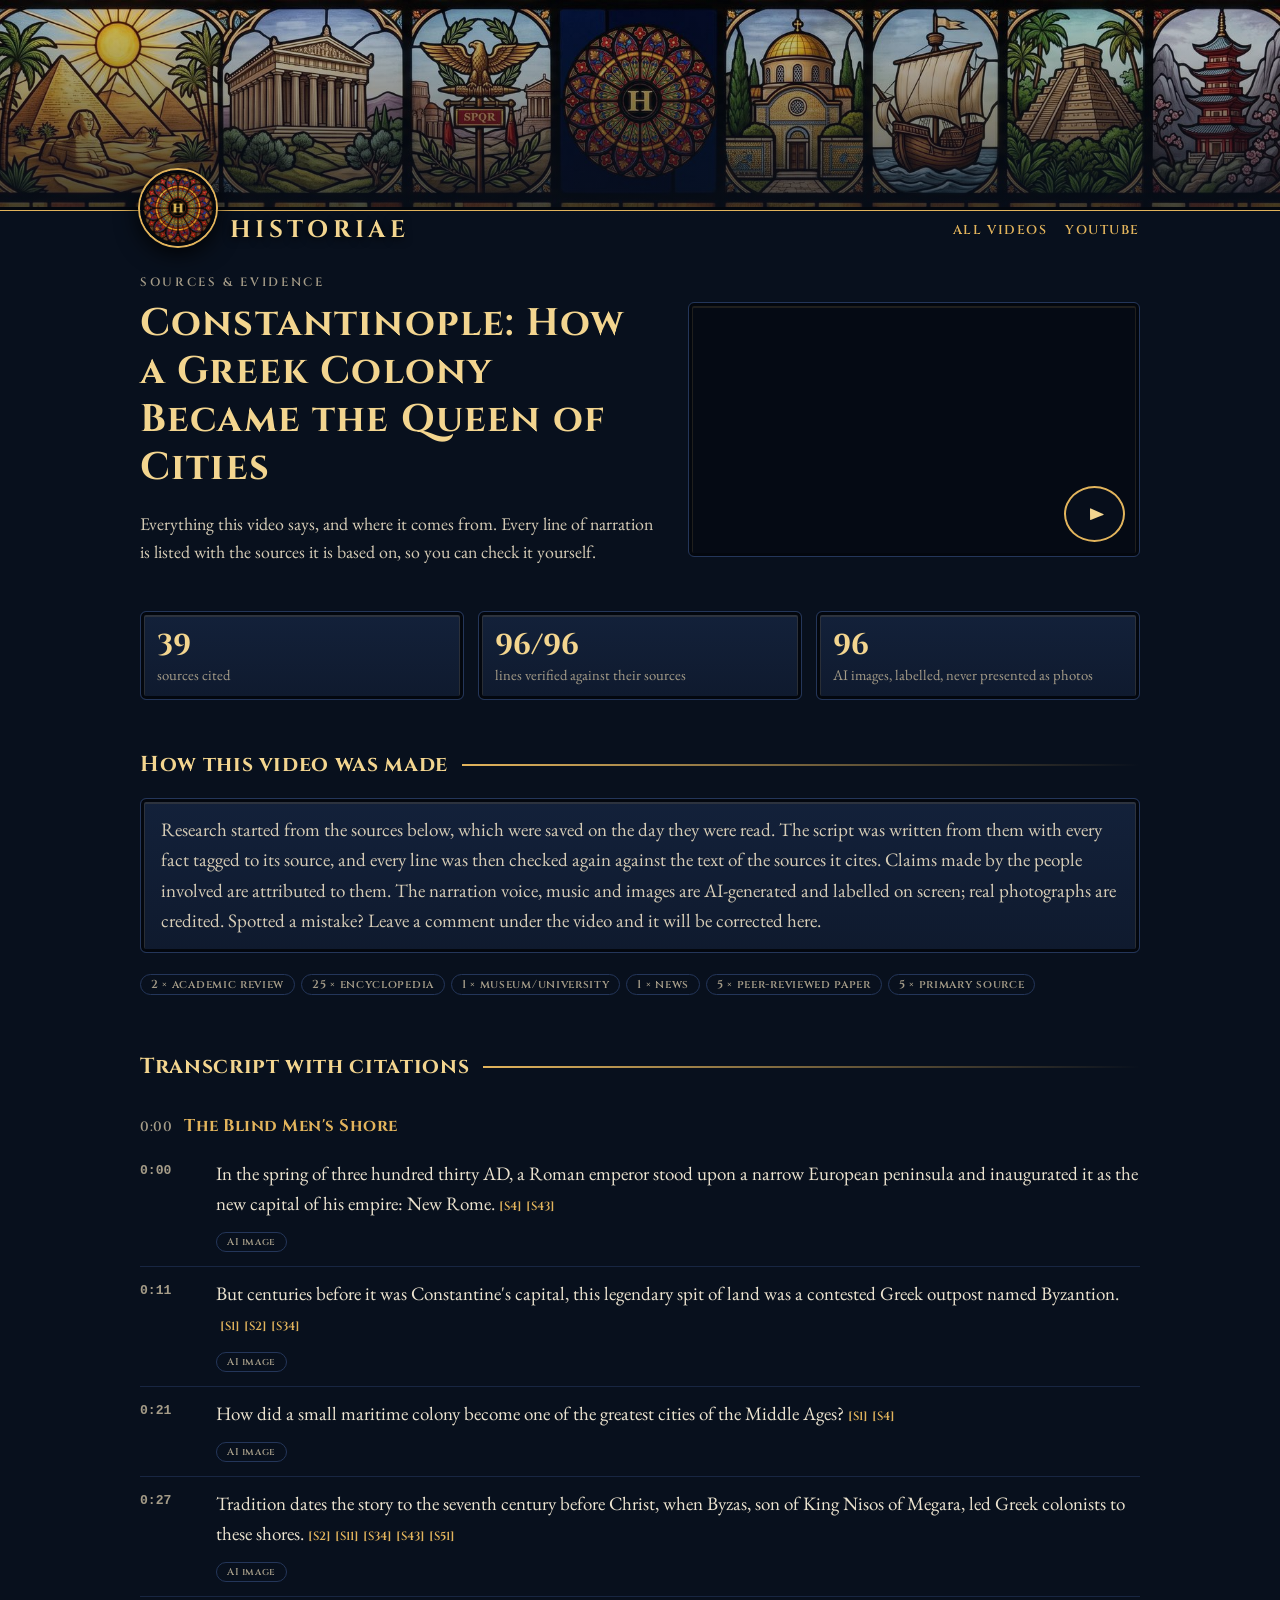
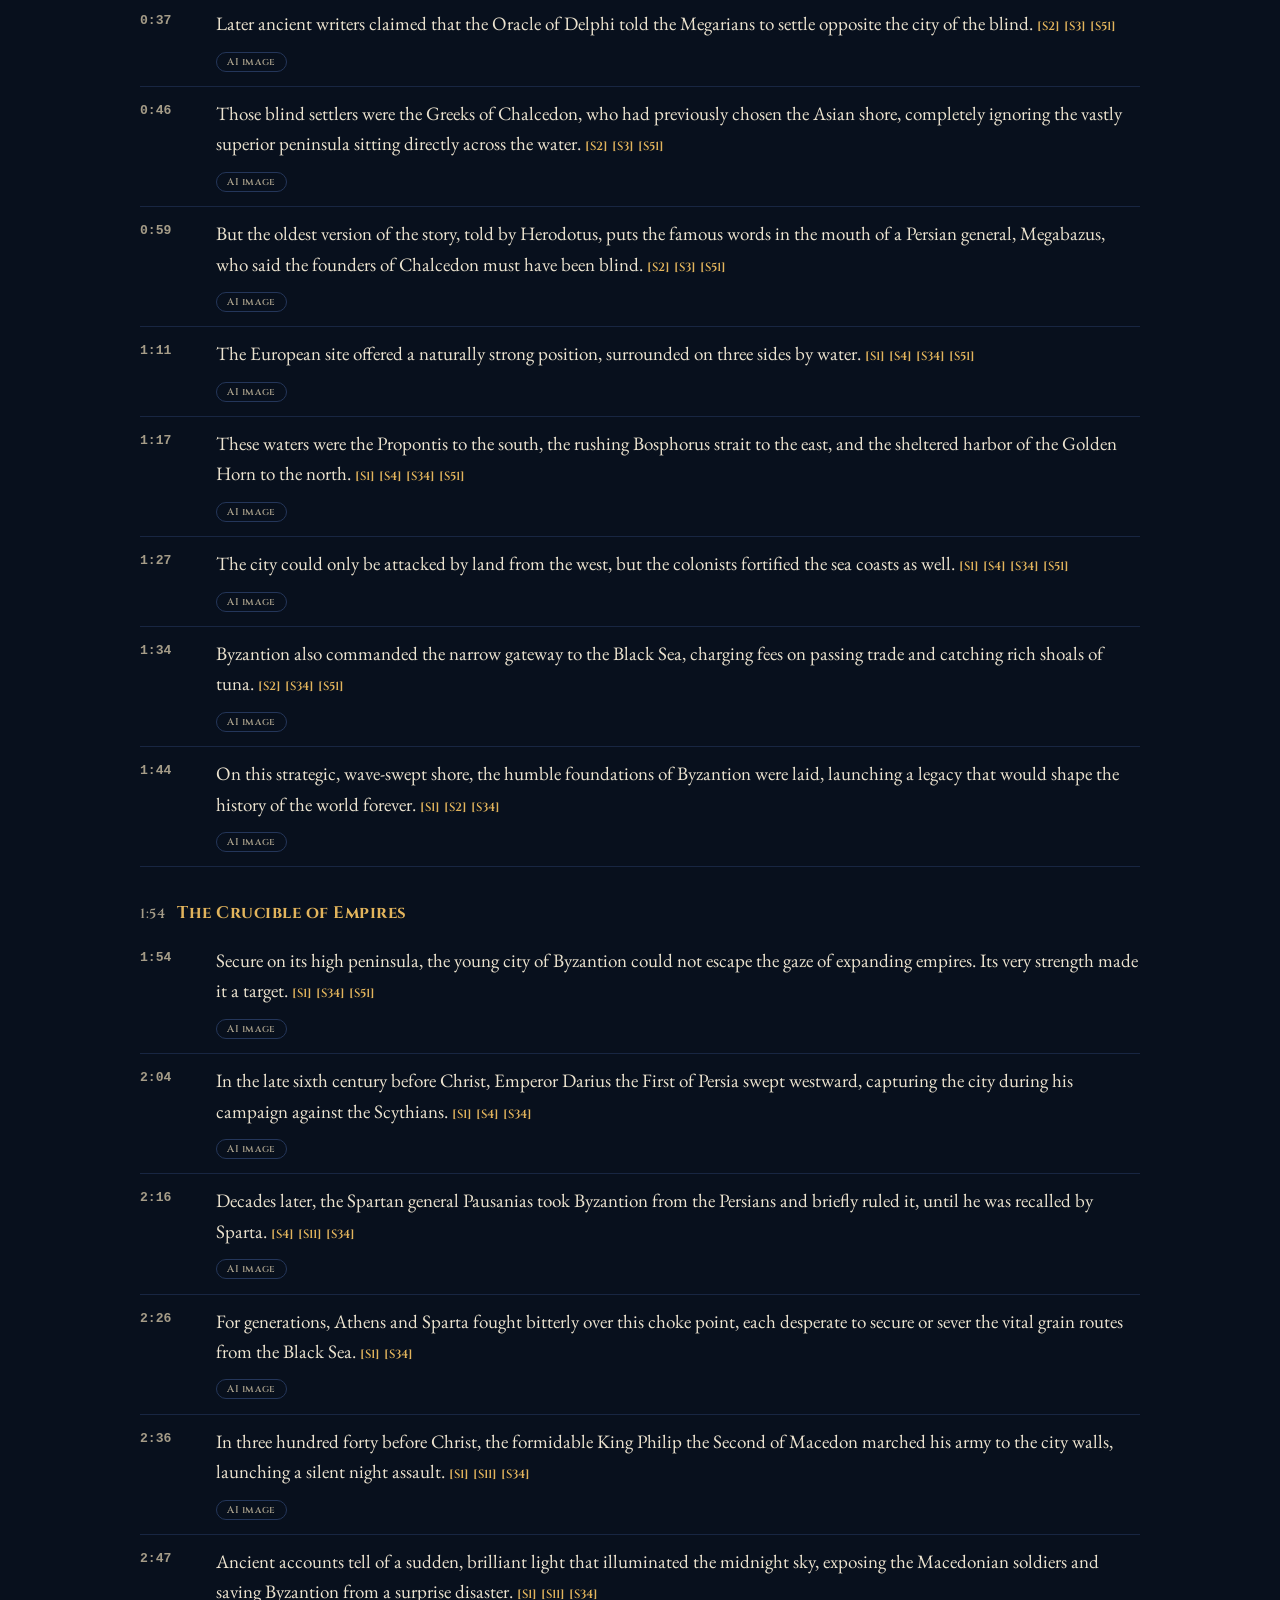
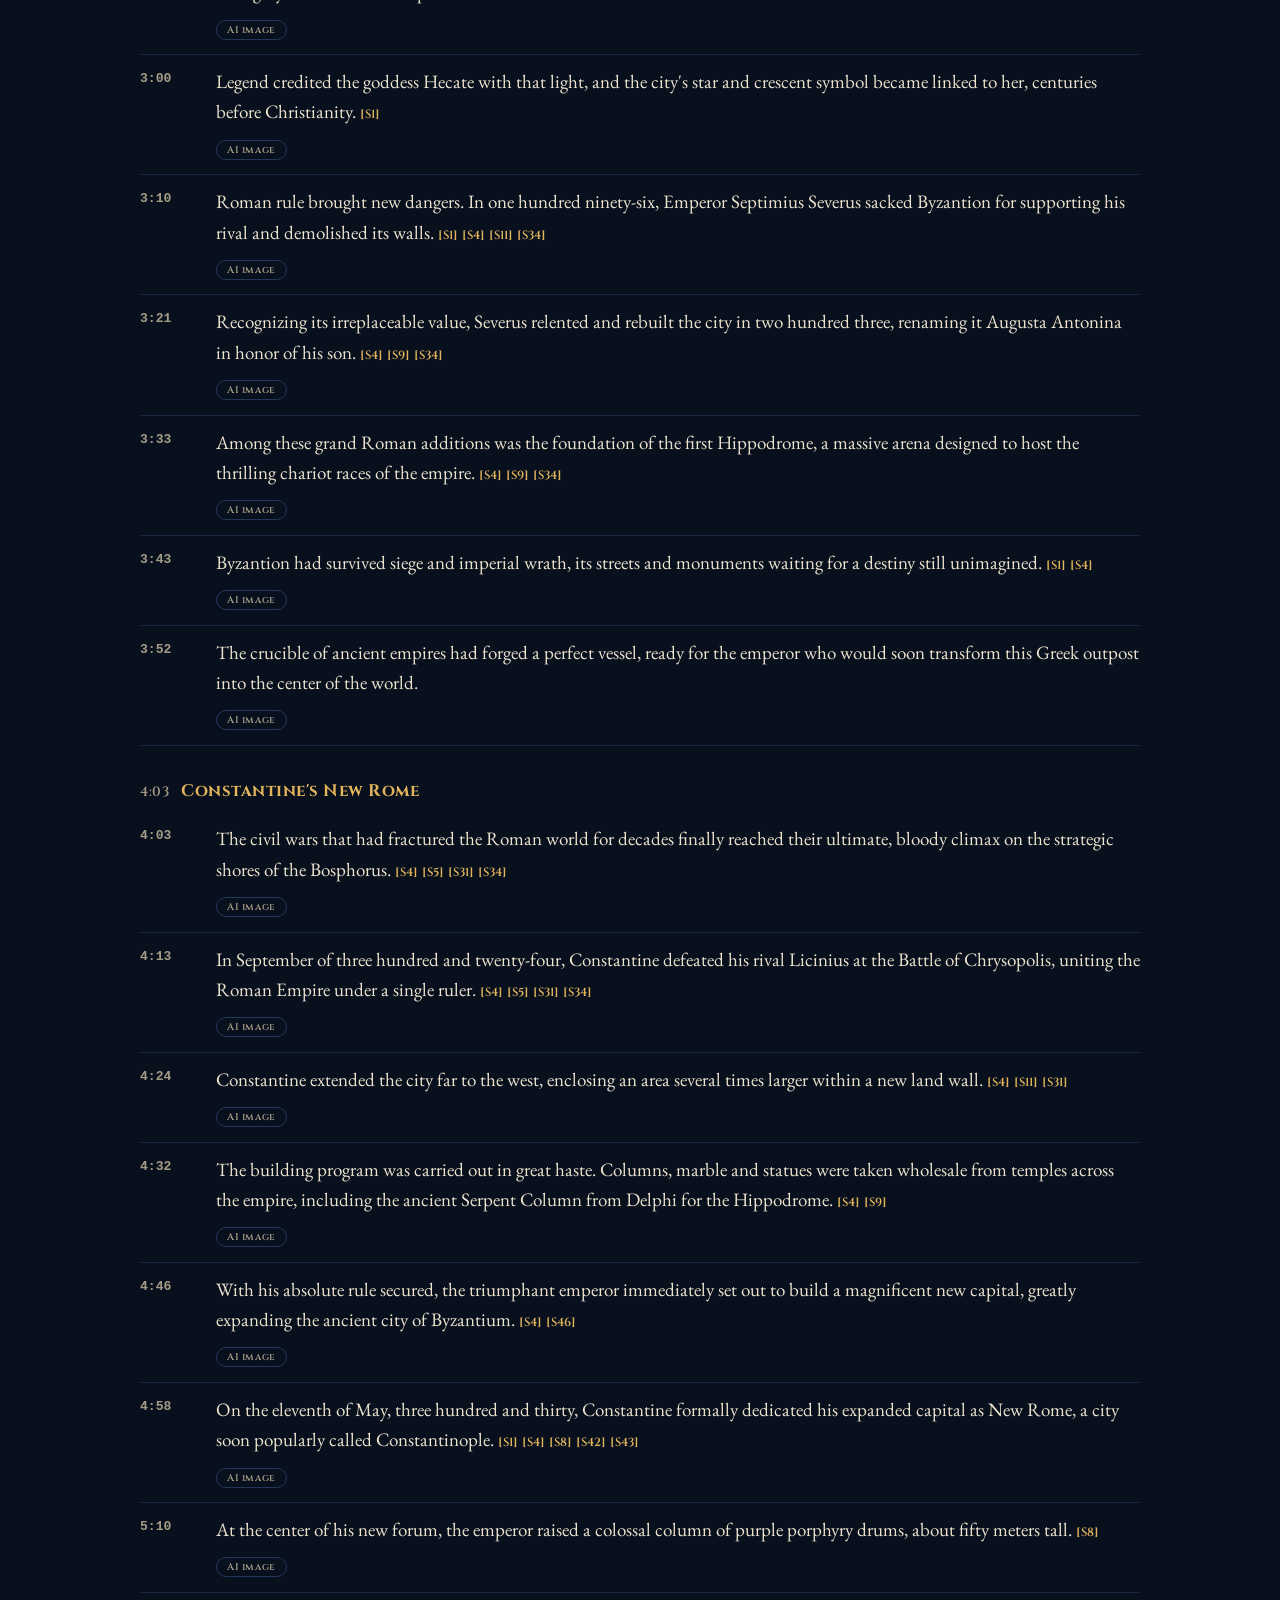
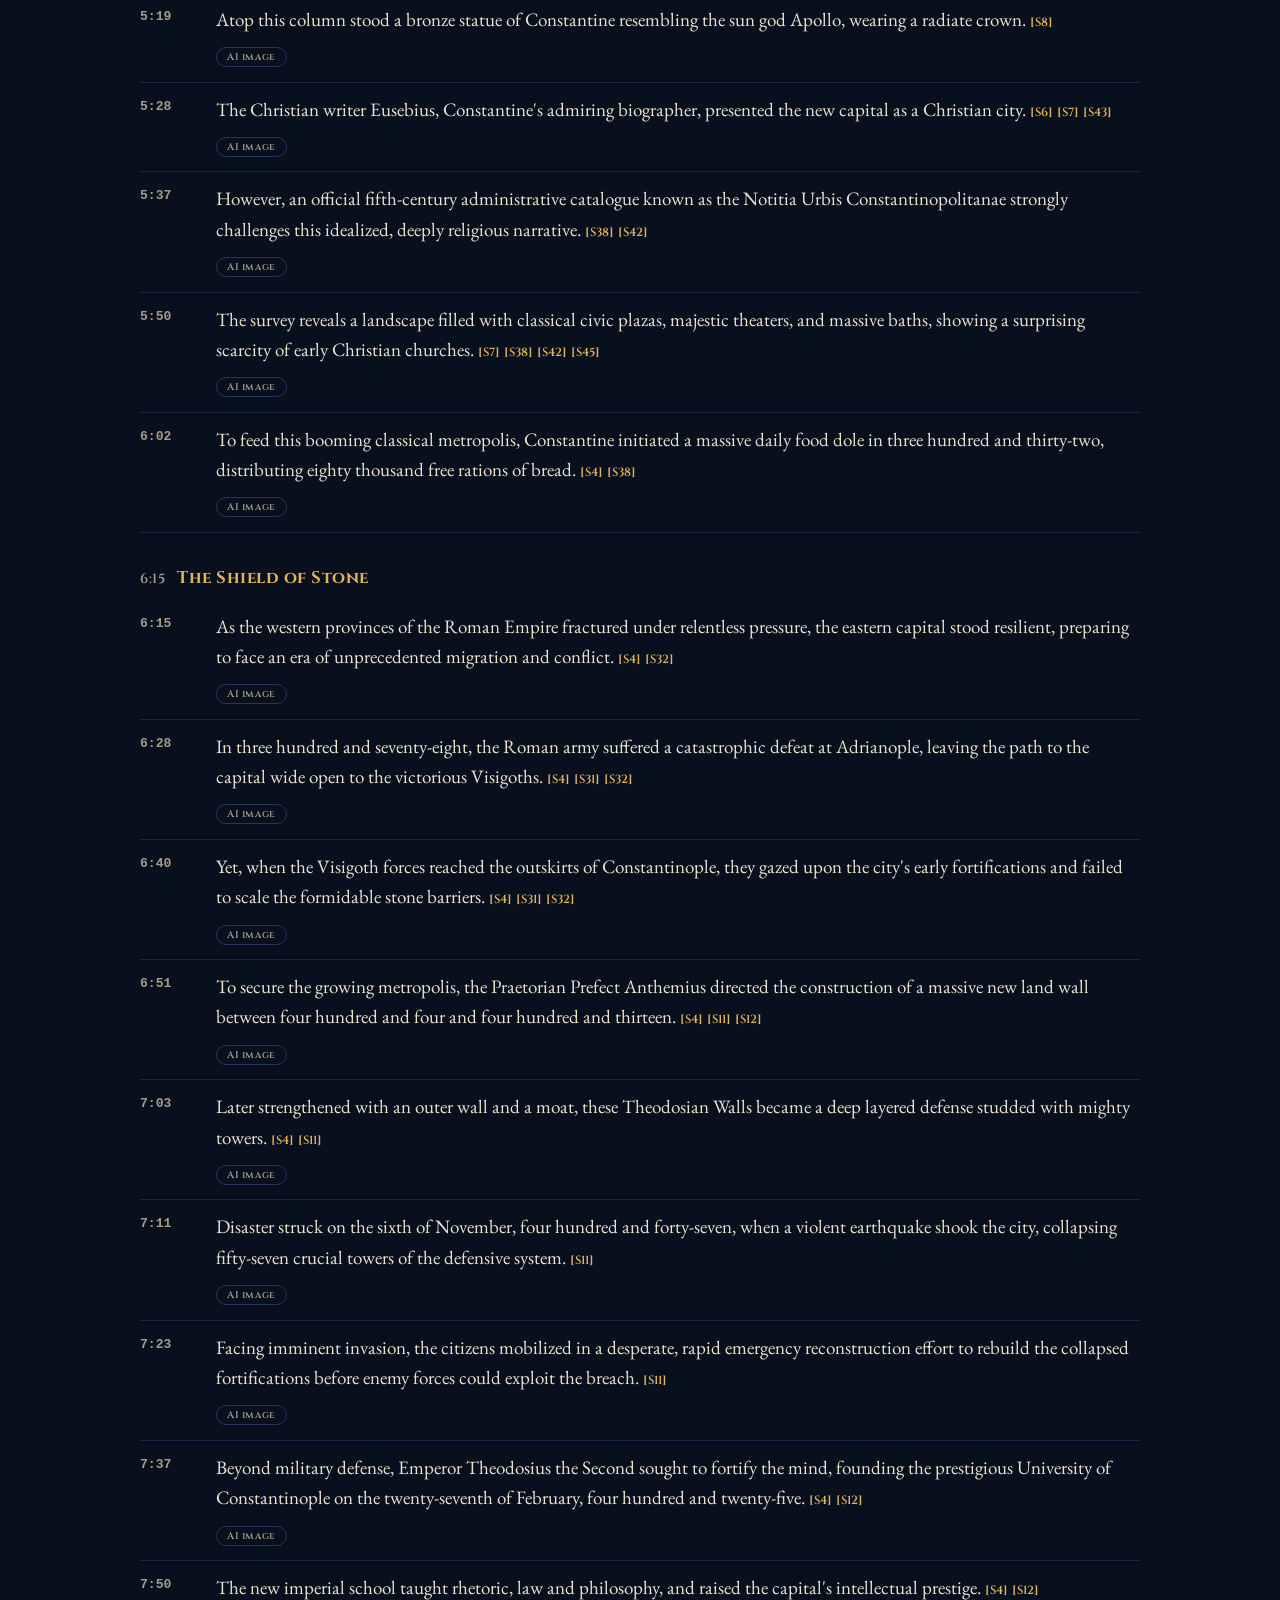
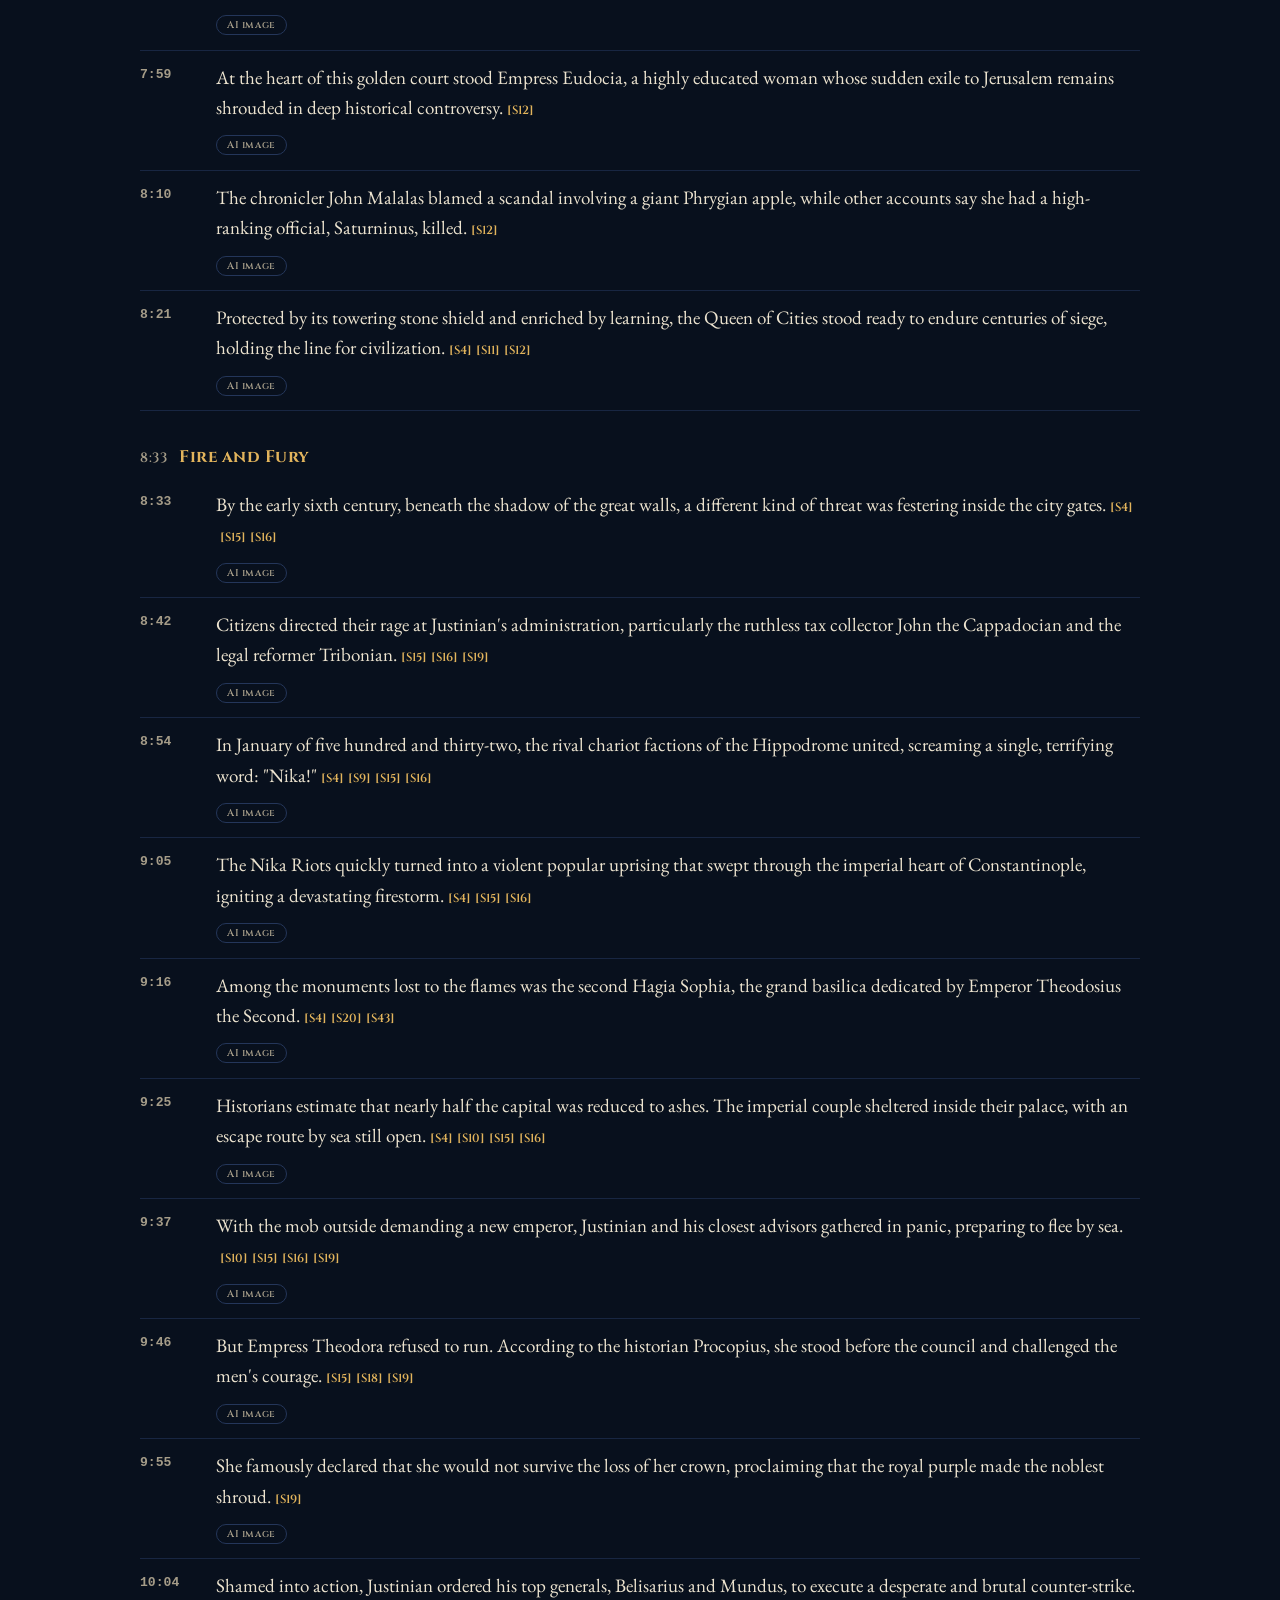
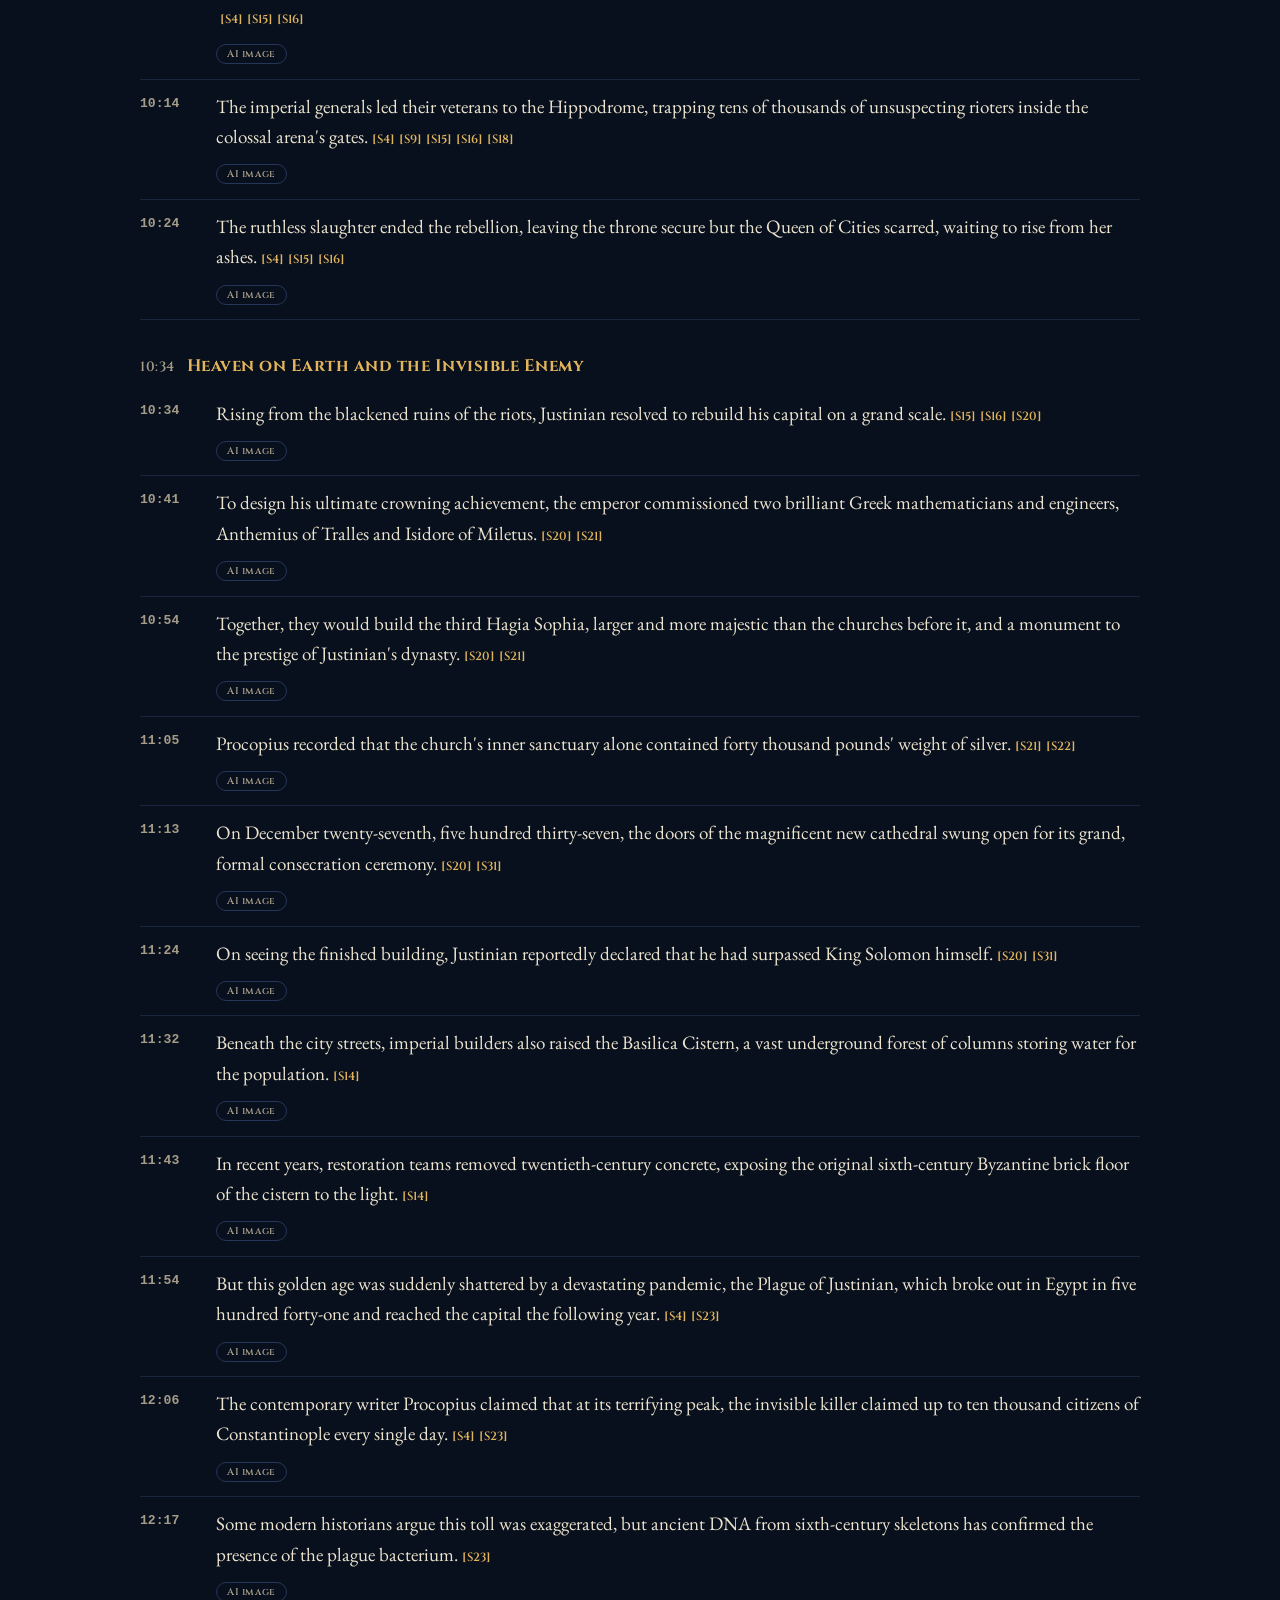
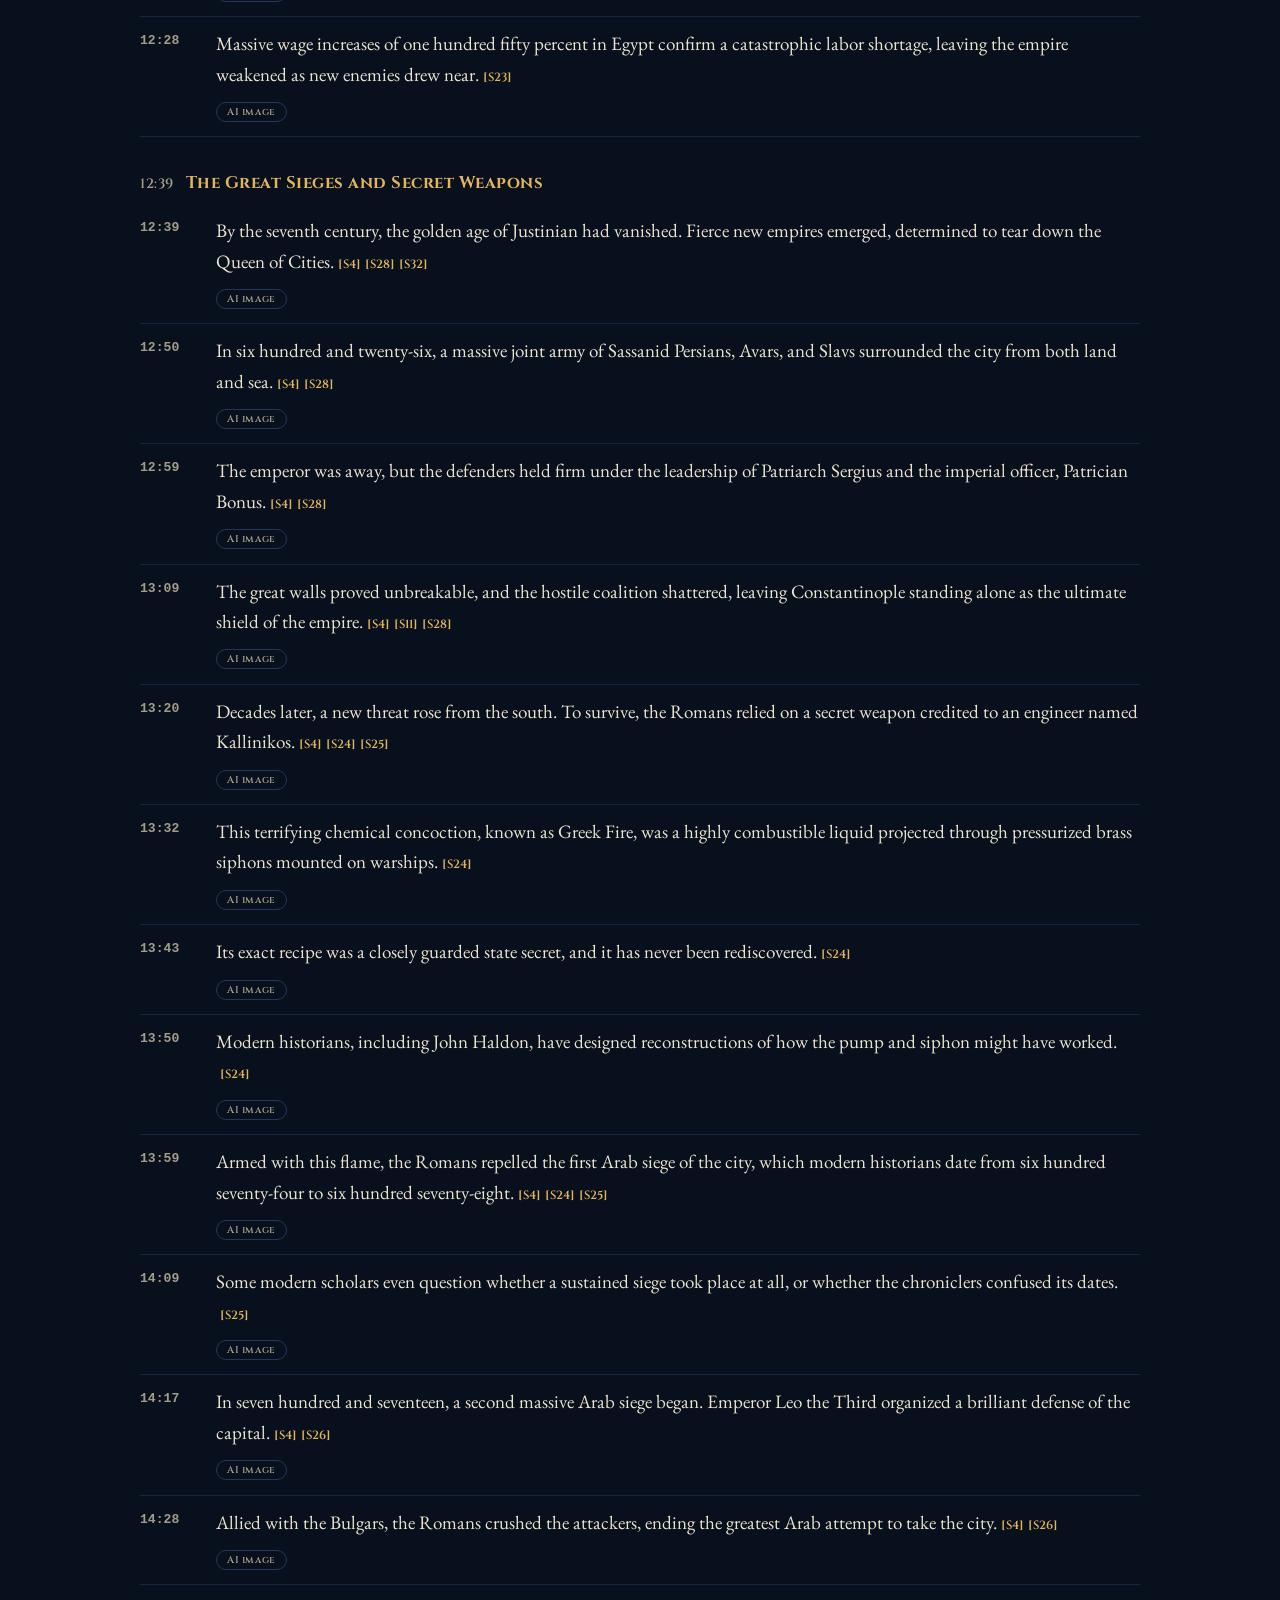
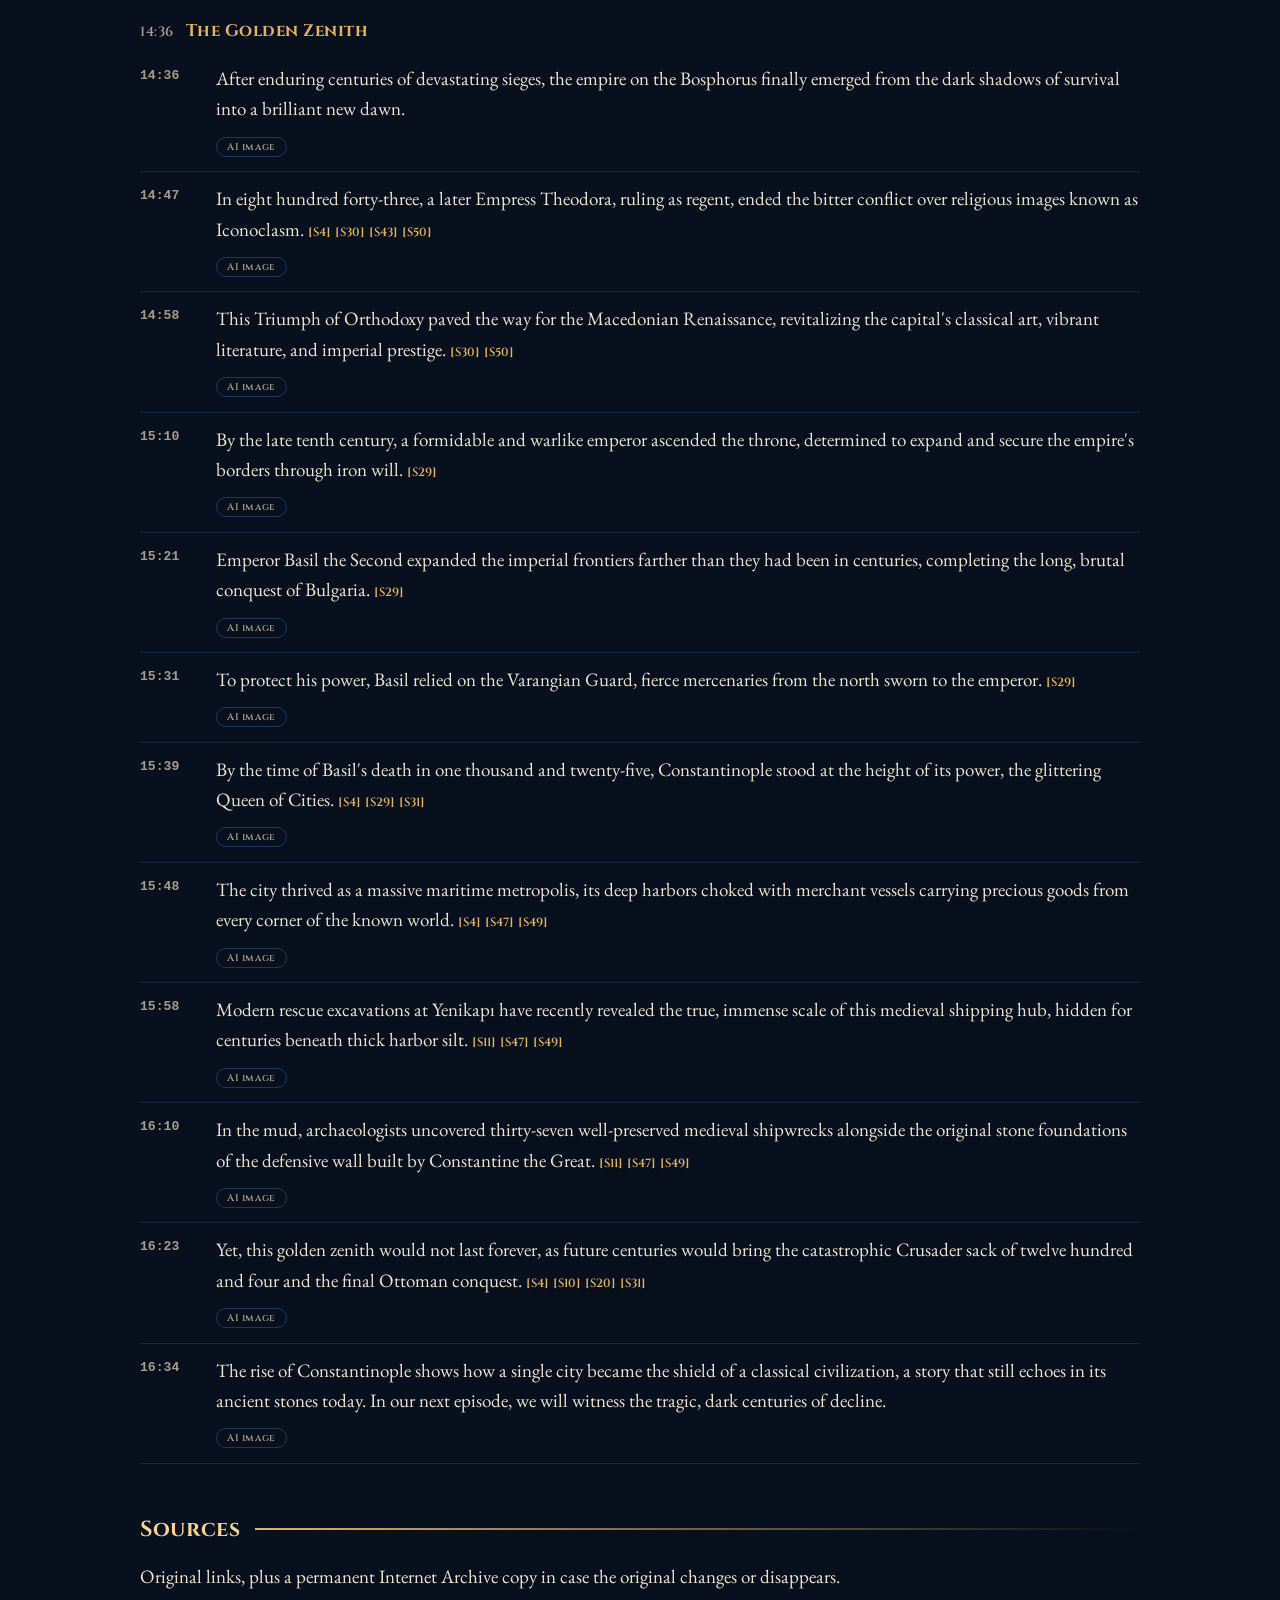
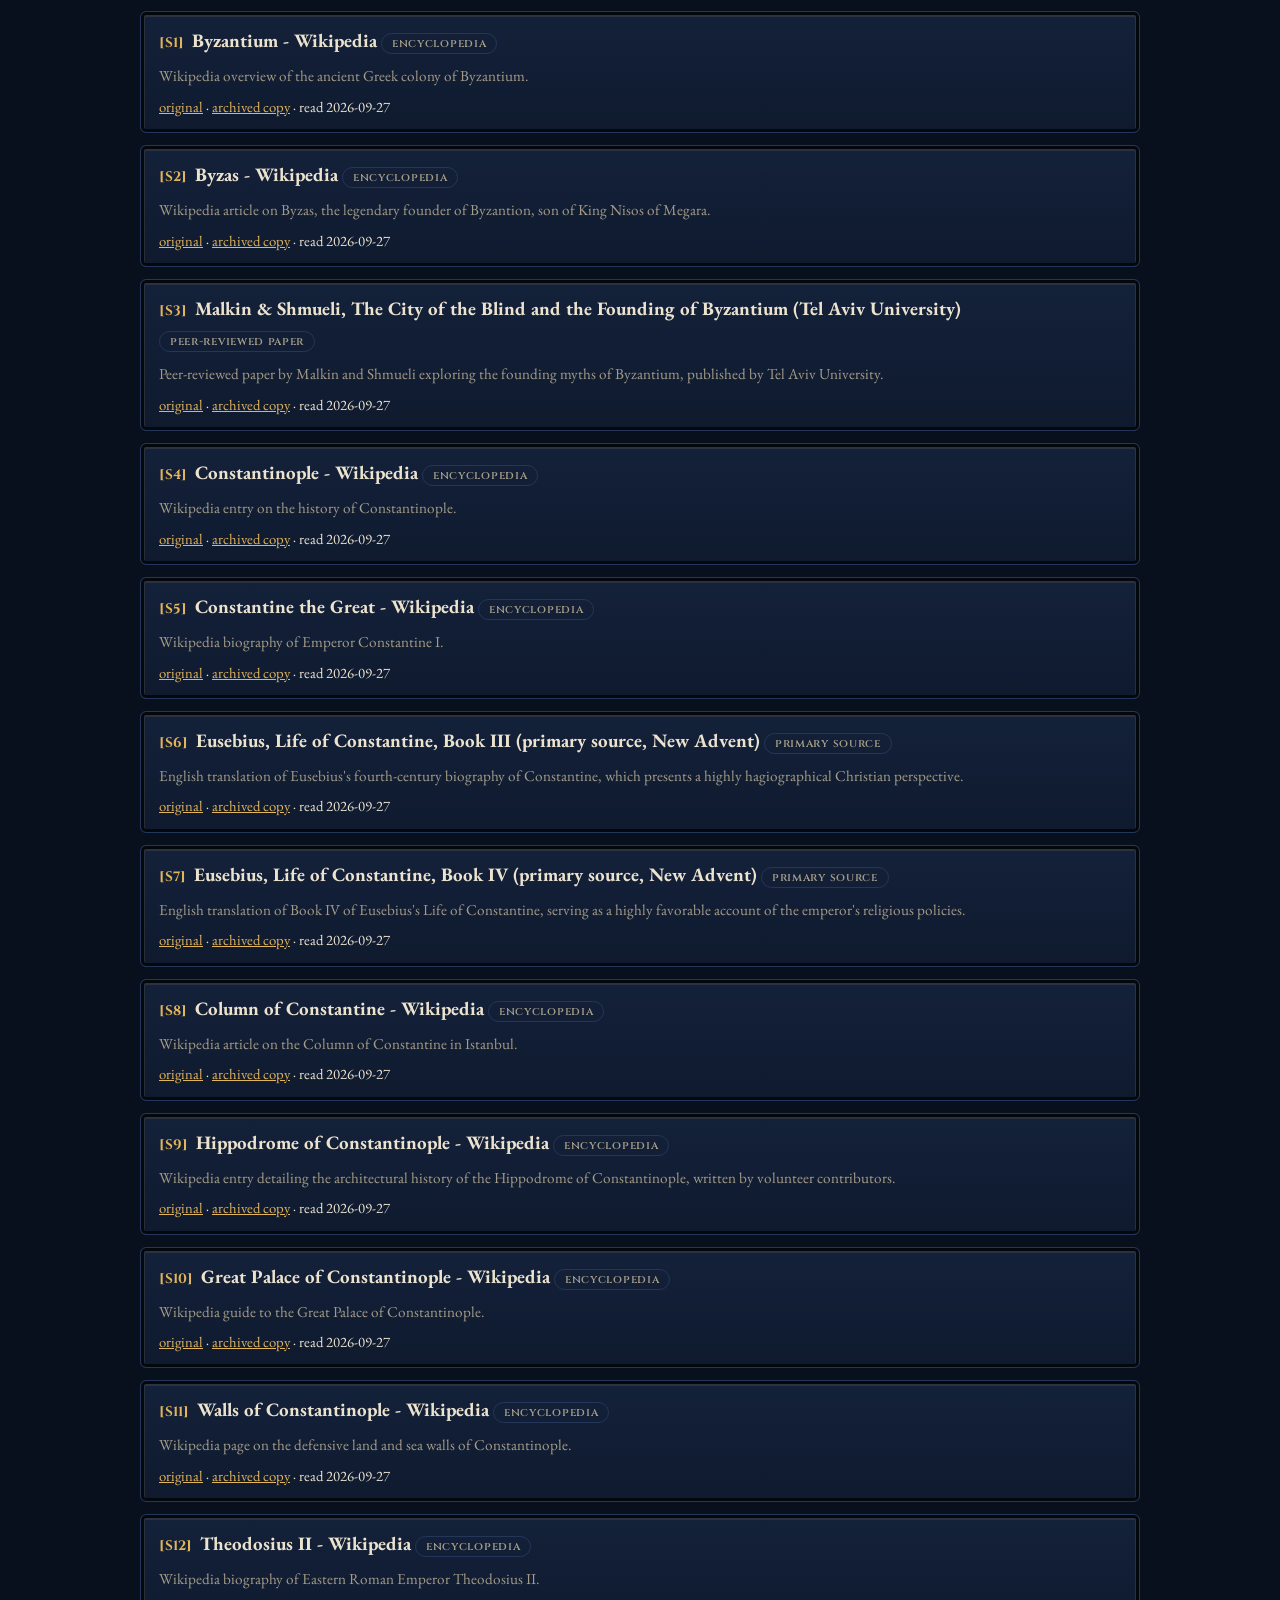
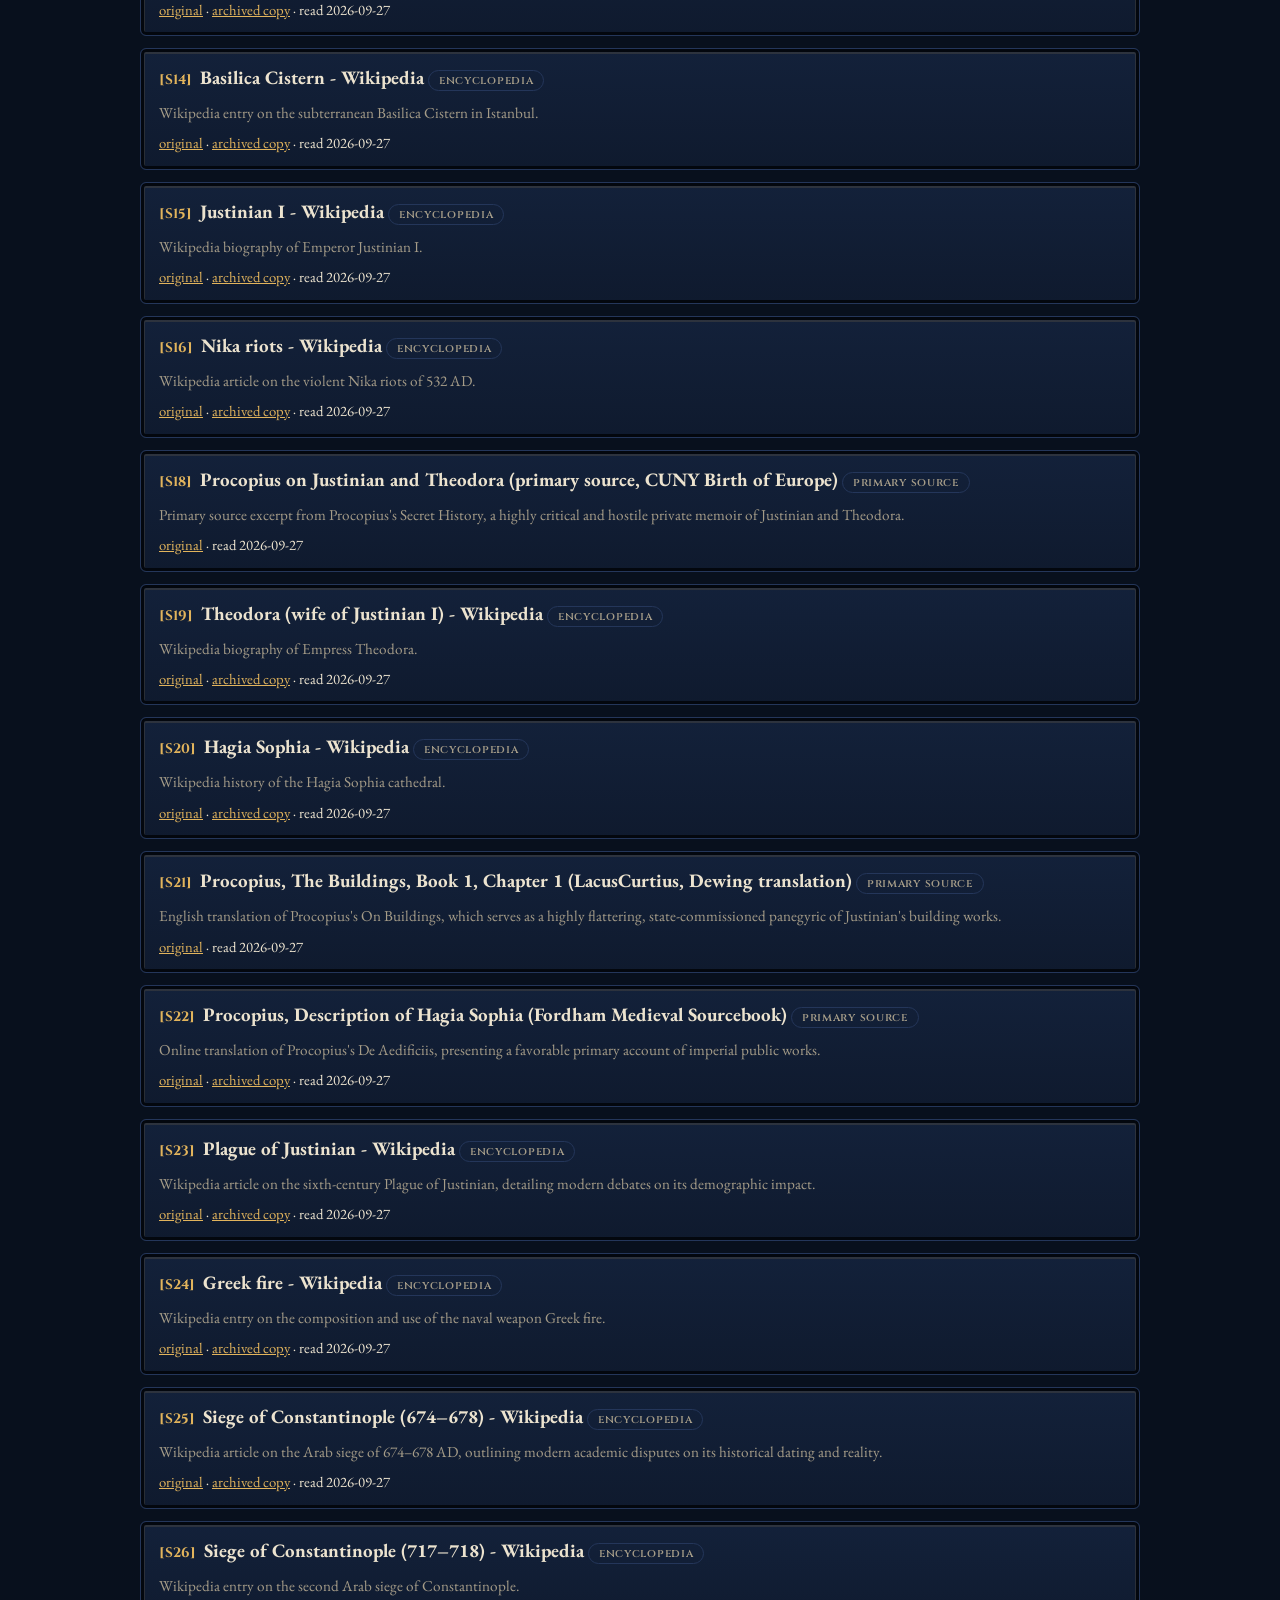
<file: constantinople-1-rise/index.html>
<!doctype html><html lang="en"><head><meta charset="utf-8"><meta name="viewport" content="width=device-width,initial-scale=1"><title>Sources: Constantinople: How a Greek Colony Became the Queen of Cities</title><meta name="description" content="Every source, a cited transcript and photo credits for the Historiae video: Constantinople: How a Greek Colony Became the Queen of Cities"><meta property="og:title" content="Sources: Constantinople: How a Greek Colony Became the Queen of Cities"><meta property="og:description" content="Every source, a cited transcript and photo credits for the Historiae video: Constantinople: How a Greek Colony Became the Queen of Cities"><meta property="og:image" content="https://i.ytimg.com/vi/V_MwrSjFZ38/maxresdefault.jpg"><meta name="theme-color" content="#08101d"><link rel="icon" href="../assets/favicon_64.png"><link rel="apple-touch-icon" href="../assets/apple_touch.png"><link rel="preconnect" href="https://fonts.googleapis.com"><link rel="preconnect" href="https://fonts.gstatic.com" crossorigin><link href="https://fonts.googleapis.com/css2?family=Cinzel:wght@600;700&family=EB+Garamond:ital,wght@0,400;0,500;0,600;1,400&display=swap" rel="stylesheet"><link rel="stylesheet" href="../assets/style.css"></head><body><div class="band"></div><div class="bar"><a class="brand" href="../"><img src="../assets/logo_160.png" alt=""><span>HISTORIAE</span></a><nav><a href="../">All videos</a><a href="https://www.youtube.com/@HistoriaeHistory">YouTube</a></nav></div><main><div class="hero"><div><p class="kicker">Sources &amp; evidence</p><h1>Constantinople: How a Greek Colony Became the Queen of Cities</h1><p class="lead">Everything this video says, and where it comes from. Every line of narration is listed with the sources it is based on, so you can check it yourself.</p></div><a class="watch pane" href="https://youtu.be/V_MwrSjFZ38" style="background-image:url(https://i.ytimg.com/vi/V_MwrSjFZ38/maxresdefault.jpg)" aria-label="Watch the video"></a></div><div class="stats"><div class="stat pane"><b>39</b><span>sources cited</span></div><div class="stat pane"><b>96/96</b><span>lines verified against their sources</span></div><div class="stat pane"><b>96</b><span>AI images, labelled, never presented as photos</span></div></div><h2>How this video was made</h2><div class="made pane">Research started from the sources below, which were saved on the day they were read. The script was written from them with every fact tagged to its source, and every line was then checked again against the text of the sources it cites. Claims made by the people involved are attributed to them. The narration voice, music and images are AI-generated and labelled on screen; real photographs are credited. Spotted a mistake? Leave a comment under the video and it will be corrected here.</div><p style="margin-top:14px"><span class="chip">2 × academic review</span><span class="chip">25 × encyclopedia</span><span class="chip">1 × museum/university</span><span class="chip">1 × news</span><span class="chip">5 × peer-reviewed paper</span><span class="chip">5 × primary source</span></p><h2>Transcript with citations</h2><h3 class="chapter"><a class="ts" href="https://www.youtube.com/watch?v=V_MwrSjFZ38&amp;t=0s">0:00</a><span>The Blind Men&#x27;s Shore</span></h3><div class="line"><a class="ts" href="https://www.youtube.com/watch?v=V_MwrSjFZ38&amp;t=0s">0:00</a><div>In the spring of three hundred thirty AD, a Roman emperor stood upon a narrow European peninsula and inaugurated it as the new capital of his empire: New Rome.<a class="cite" href="#S4">[S4]</a><a class="cite" href="#S43">[S43]</a><div class="vis"><span class="chip ">AI image</span></div></div></div><div class="line"><a class="ts" href="https://www.youtube.com/watch?v=V_MwrSjFZ38&amp;t=11s">0:11</a><div>But centuries before it was Constantine&#x27;s capital, this legendary spit of land was a contested Greek outpost named Byzantion.<a class="cite" href="#S1">[S1]</a><a class="cite" href="#S2">[S2]</a><a class="cite" href="#S34">[S34]</a><div class="vis"><span class="chip ">AI image</span></div></div></div><div class="line"><a class="ts" href="https://www.youtube.com/watch?v=V_MwrSjFZ38&amp;t=21s">0:21</a><div>How did a small maritime colony become one of the greatest cities of the Middle Ages?<a class="cite" href="#S1">[S1]</a><a class="cite" href="#S4">[S4]</a><div class="vis"><span class="chip ">AI image</span></div></div></div><div class="line"><a class="ts" href="https://www.youtube.com/watch?v=V_MwrSjFZ38&amp;t=27s">0:27</a><div>Tradition dates the story to the seventh century before Christ, when Byzas, son of King Nisos of Megara, led Greek colonists to these shores.<a class="cite" href="#S2">[S2]</a><a class="cite" href="#S11">[S11]</a><a class="cite" href="#S34">[S34]</a><a class="cite" href="#S43">[S43]</a><a class="cite" href="#S51">[S51]</a><div class="vis"><span class="chip ">AI image</span></div></div></div><div class="line"><a class="ts" href="https://www.youtube.com/watch?v=V_MwrSjFZ38&amp;t=37s">0:37</a><div>Later ancient writers claimed that the Oracle of Delphi told the Megarians to settle opposite the city of the blind.<a class="cite" href="#S2">[S2]</a><a class="cite" href="#S3">[S3]</a><a class="cite" href="#S51">[S51]</a><div class="vis"><span class="chip ">AI image</span></div></div></div><div class="line"><a class="ts" href="https://www.youtube.com/watch?v=V_MwrSjFZ38&amp;t=46s">0:46</a><div>Those blind settlers were the Greeks of Chalcedon, who had previously chosen the Asian shore, completely ignoring the vastly superior peninsula sitting directly across the water.<a class="cite" href="#S2">[S2]</a><a class="cite" href="#S3">[S3]</a><a class="cite" href="#S51">[S51]</a><div class="vis"><span class="chip ">AI image</span></div></div></div><div class="line"><a class="ts" href="https://www.youtube.com/watch?v=V_MwrSjFZ38&amp;t=59s">0:59</a><div>But the oldest version of the story, told by Herodotus, puts the famous words in the mouth of a Persian general, Megabazus, who said the founders of Chalcedon must have been blind.<a class="cite" href="#S2">[S2]</a><a class="cite" href="#S3">[S3]</a><a class="cite" href="#S51">[S51]</a><div class="vis"><span class="chip ">AI image</span></div></div></div><div class="line"><a class="ts" href="https://www.youtube.com/watch?v=V_MwrSjFZ38&amp;t=71s">1:11</a><div>The European site offered a naturally strong position, surrounded on three sides by water.<a class="cite" href="#S1">[S1]</a><a class="cite" href="#S4">[S4]</a><a class="cite" href="#S34">[S34]</a><a class="cite" href="#S51">[S51]</a><div class="vis"><span class="chip ">AI image</span></div></div></div><div class="line"><a class="ts" href="https://www.youtube.com/watch?v=V_MwrSjFZ38&amp;t=77s">1:17</a><div>These waters were the Propontis to the south, the rushing Bosphorus strait to the east, and the sheltered harbor of the Golden Horn to the north.<a class="cite" href="#S1">[S1]</a><a class="cite" href="#S4">[S4]</a><a class="cite" href="#S34">[S34]</a><a class="cite" href="#S51">[S51]</a><div class="vis"><span class="chip ">AI image</span></div></div></div><div class="line"><a class="ts" href="https://www.youtube.com/watch?v=V_MwrSjFZ38&amp;t=87s">1:27</a><div>The city could only be attacked by land from the west, but the colonists fortified the sea coasts as well.<a class="cite" href="#S1">[S1]</a><a class="cite" href="#S4">[S4]</a><a class="cite" href="#S34">[S34]</a><a class="cite" href="#S51">[S51]</a><div class="vis"><span class="chip ">AI image</span></div></div></div><div class="line"><a class="ts" href="https://www.youtube.com/watch?v=V_MwrSjFZ38&amp;t=94s">1:34</a><div>Byzantion also commanded the narrow gateway to the Black Sea, charging fees on passing trade and catching rich shoals of tuna.<a class="cite" href="#S2">[S2]</a><a class="cite" href="#S34">[S34]</a><a class="cite" href="#S51">[S51]</a><div class="vis"><span class="chip ">AI image</span></div></div></div><div class="line"><a class="ts" href="https://www.youtube.com/watch?v=V_MwrSjFZ38&amp;t=104s">1:44</a><div>On this strategic, wave-swept shore, the humble foundations of Byzantion were laid, launching a legacy that would shape the history of the world forever.<a class="cite" href="#S1">[S1]</a><a class="cite" href="#S2">[S2]</a><a class="cite" href="#S34">[S34]</a><div class="vis"><span class="chip ">AI image</span></div></div></div><h3 class="chapter"><a class="ts" href="https://www.youtube.com/watch?v=V_MwrSjFZ38&amp;t=114s">1:54</a><span>The Crucible of Empires</span></h3><div class="line"><a class="ts" href="https://www.youtube.com/watch?v=V_MwrSjFZ38&amp;t=114s">1:54</a><div>Secure on its high peninsula, the young city of Byzantion could not escape the gaze of expanding empires. Its very strength made it a target.<a class="cite" href="#S1">[S1]</a><a class="cite" href="#S34">[S34]</a><a class="cite" href="#S51">[S51]</a><div class="vis"><span class="chip ">AI image</span></div></div></div><div class="line"><a class="ts" href="https://www.youtube.com/watch?v=V_MwrSjFZ38&amp;t=124s">2:04</a><div>In the late sixth century before Christ, Emperor Darius the First of Persia swept westward, capturing the city during his campaign against the Scythians.<a class="cite" href="#S1">[S1]</a><a class="cite" href="#S4">[S4]</a><a class="cite" href="#S34">[S34]</a><div class="vis"><span class="chip ">AI image</span></div></div></div><div class="line"><a class="ts" href="https://www.youtube.com/watch?v=V_MwrSjFZ38&amp;t=136s">2:16</a><div>Decades later, the Spartan general Pausanias took Byzantion from the Persians and briefly ruled it, until he was recalled by Sparta.<a class="cite" href="#S4">[S4]</a><a class="cite" href="#S11">[S11]</a><a class="cite" href="#S34">[S34]</a><div class="vis"><span class="chip ">AI image</span></div></div></div><div class="line"><a class="ts" href="https://www.youtube.com/watch?v=V_MwrSjFZ38&amp;t=146s">2:26</a><div>For generations, Athens and Sparta fought bitterly over this choke point, each desperate to secure or sever the vital grain routes from the Black Sea.<a class="cite" href="#S1">[S1]</a><a class="cite" href="#S34">[S34]</a><div class="vis"><span class="chip ">AI image</span></div></div></div><div class="line"><a class="ts" href="https://www.youtube.com/watch?v=V_MwrSjFZ38&amp;t=156s">2:36</a><div>In three hundred forty before Christ, the formidable King Philip the Second of Macedon marched his army to the city walls, launching a silent night assault.<a class="cite" href="#S1">[S1]</a><a class="cite" href="#S11">[S11]</a><a class="cite" href="#S34">[S34]</a><div class="vis"><span class="chip ">AI image</span></div></div></div><div class="line"><a class="ts" href="https://www.youtube.com/watch?v=V_MwrSjFZ38&amp;t=167s">2:47</a><div>Ancient accounts tell of a sudden, brilliant light that illuminated the midnight sky, exposing the Macedonian soldiers and saving Byzantion from a surprise disaster.<a class="cite" href="#S1">[S1]</a><a class="cite" href="#S11">[S11]</a><a class="cite" href="#S34">[S34]</a><div class="vis"><span class="chip ">AI image</span></div></div></div><div class="line"><a class="ts" href="https://www.youtube.com/watch?v=V_MwrSjFZ38&amp;t=180s">3:00</a><div>Legend credited the goddess Hecate with that light, and the city&#x27;s star and crescent symbol became linked to her, centuries before Christianity.<a class="cite" href="#S1">[S1]</a><div class="vis"><span class="chip ">AI image</span></div></div></div><div class="line"><a class="ts" href="https://www.youtube.com/watch?v=V_MwrSjFZ38&amp;t=190s">3:10</a><div>Roman rule brought new dangers. In one hundred ninety-six, Emperor Septimius Severus sacked Byzantion for supporting his rival and demolished its walls.<a class="cite" href="#S1">[S1]</a><a class="cite" href="#S4">[S4]</a><a class="cite" href="#S11">[S11]</a><a class="cite" href="#S34">[S34]</a><div class="vis"><span class="chip ">AI image</span></div></div></div><div class="line"><a class="ts" href="https://www.youtube.com/watch?v=V_MwrSjFZ38&amp;t=201s">3:21</a><div>Recognizing its irreplaceable value, Severus relented and rebuilt the city in two hundred three, renaming it Augusta Antonina in honor of his son.<a class="cite" href="#S4">[S4]</a><a class="cite" href="#S9">[S9]</a><a class="cite" href="#S34">[S34]</a><div class="vis"><span class="chip ">AI image</span></div></div></div><div class="line"><a class="ts" href="https://www.youtube.com/watch?v=V_MwrSjFZ38&amp;t=213s">3:33</a><div>Among these grand Roman additions was the foundation of the first Hippodrome, a massive arena designed to host the thrilling chariot races of the empire.<a class="cite" href="#S4">[S4]</a><a class="cite" href="#S9">[S9]</a><a class="cite" href="#S34">[S34]</a><div class="vis"><span class="chip ">AI image</span></div></div></div><div class="line"><a class="ts" href="https://www.youtube.com/watch?v=V_MwrSjFZ38&amp;t=223s">3:43</a><div>Byzantion had survived siege and imperial wrath, its streets and monuments waiting for a destiny still unimagined.<a class="cite" href="#S1">[S1]</a><a class="cite" href="#S4">[S4]</a><div class="vis"><span class="chip ">AI image</span></div></div></div><div class="line"><a class="ts" href="https://www.youtube.com/watch?v=V_MwrSjFZ38&amp;t=232s">3:52</a><div>The crucible of ancient empires had forged a perfect vessel, ready for the emperor who would soon transform this Greek outpost into the center of the world.<div class="vis"><span class="chip ">AI image</span></div></div></div><h3 class="chapter"><a class="ts" href="https://www.youtube.com/watch?v=V_MwrSjFZ38&amp;t=243s">4:03</a><span>Constantine&#x27;s New Rome</span></h3><div class="line"><a class="ts" href="https://www.youtube.com/watch?v=V_MwrSjFZ38&amp;t=243s">4:03</a><div>The civil wars that had fractured the Roman world for decades finally reached their ultimate, bloody climax on the strategic shores of the Bosphorus.<a class="cite" href="#S4">[S4]</a><a class="cite" href="#S5">[S5]</a><a class="cite" href="#S31">[S31]</a><a class="cite" href="#S34">[S34]</a><div class="vis"><span class="chip ">AI image</span></div></div></div><div class="line"><a class="ts" href="https://www.youtube.com/watch?v=V_MwrSjFZ38&amp;t=253s">4:13</a><div>In September of three hundred and twenty-four, Constantine defeated his rival Licinius at the Battle of Chrysopolis, uniting the Roman Empire under a single ruler.<a class="cite" href="#S4">[S4]</a><a class="cite" href="#S5">[S5]</a><a class="cite" href="#S31">[S31]</a><a class="cite" href="#S34">[S34]</a><div class="vis"><span class="chip ">AI image</span></div></div></div><div class="line"><a class="ts" href="https://www.youtube.com/watch?v=V_MwrSjFZ38&amp;t=264s">4:24</a><div>Constantine extended the city far to the west, enclosing an area several times larger within a new land wall.<a class="cite" href="#S4">[S4]</a><a class="cite" href="#S11">[S11]</a><a class="cite" href="#S31">[S31]</a><div class="vis"><span class="chip ">AI image</span></div></div></div><div class="line"><a class="ts" href="https://www.youtube.com/watch?v=V_MwrSjFZ38&amp;t=272s">4:32</a><div>The building program was carried out in great haste. Columns, marble and statues were taken wholesale from temples across the empire, including the ancient Serpent Column from Delphi for the Hippodrome.<a class="cite" href="#S4">[S4]</a><a class="cite" href="#S9">[S9]</a><div class="vis"><span class="chip ">AI image</span></div></div></div><div class="line"><a class="ts" href="https://www.youtube.com/watch?v=V_MwrSjFZ38&amp;t=286s">4:46</a><div>With his absolute rule secured, the triumphant emperor immediately set out to build a magnificent new capital, greatly expanding the ancient city of Byzantium.<a class="cite" href="#S4">[S4]</a><a class="cite" href="#S46">[S46]</a><div class="vis"><span class="chip ">AI image</span></div></div></div><div class="line"><a class="ts" href="https://www.youtube.com/watch?v=V_MwrSjFZ38&amp;t=298s">4:58</a><div>On the eleventh of May, three hundred and thirty, Constantine formally dedicated his expanded capital as New Rome, a city soon popularly called Constantinople.<a class="cite" href="#S1">[S1]</a><a class="cite" href="#S4">[S4]</a><a class="cite" href="#S8">[S8]</a><a class="cite" href="#S42">[S42]</a><a class="cite" href="#S43">[S43]</a><div class="vis"><span class="chip ">AI image</span></div></div></div><div class="line"><a class="ts" href="https://www.youtube.com/watch?v=V_MwrSjFZ38&amp;t=310s">5:10</a><div>At the center of his new forum, the emperor raised a colossal column of purple porphyry drums, about fifty meters tall.<a class="cite" href="#S8">[S8]</a><div class="vis"><span class="chip ">AI image</span></div></div></div><div class="line"><a class="ts" href="https://www.youtube.com/watch?v=V_MwrSjFZ38&amp;t=319s">5:19</a><div>Atop this column stood a bronze statue of Constantine resembling the sun god Apollo, wearing a radiate crown.<a class="cite" href="#S8">[S8]</a><div class="vis"><span class="chip ">AI image</span></div></div></div><div class="line"><a class="ts" href="https://www.youtube.com/watch?v=V_MwrSjFZ38&amp;t=328s">5:28</a><div>The Christian writer Eusebius, Constantine&#x27;s admiring biographer, presented the new capital as a Christian city.<a class="cite" href="#S6">[S6]</a><a class="cite" href="#S7">[S7]</a><a class="cite" href="#S43">[S43]</a><div class="vis"><span class="chip ">AI image</span></div></div></div><div class="line"><a class="ts" href="https://www.youtube.com/watch?v=V_MwrSjFZ38&amp;t=337s">5:37</a><div>However, an official fifth-century administrative catalogue known as the Notitia Urbis Constantinopolitanae strongly challenges this idealized, deeply religious narrative.<a class="cite" href="#S38">[S38]</a><a class="cite" href="#S42">[S42]</a><div class="vis"><span class="chip ">AI image</span></div></div></div><div class="line"><a class="ts" href="https://www.youtube.com/watch?v=V_MwrSjFZ38&amp;t=350s">5:50</a><div>The survey reveals a landscape filled with classical civic plazas, majestic theaters, and massive baths, showing a surprising scarcity of early Christian churches.<a class="cite" href="#S7">[S7]</a><a class="cite" href="#S38">[S38]</a><a class="cite" href="#S42">[S42]</a><a class="cite" href="#S45">[S45]</a><div class="vis"><span class="chip ">AI image</span></div></div></div><div class="line"><a class="ts" href="https://www.youtube.com/watch?v=V_MwrSjFZ38&amp;t=362s">6:02</a><div>To feed this booming classical metropolis, Constantine initiated a massive daily food dole in three hundred and thirty-two, distributing eighty thousand free rations of bread.<a class="cite" href="#S4">[S4]</a><a class="cite" href="#S38">[S38]</a><div class="vis"><span class="chip ">AI image</span></div></div></div><h3 class="chapter"><a class="ts" href="https://www.youtube.com/watch?v=V_MwrSjFZ38&amp;t=375s">6:15</a><span>The Shield of Stone</span></h3><div class="line"><a class="ts" href="https://www.youtube.com/watch?v=V_MwrSjFZ38&amp;t=375s">6:15</a><div>As the western provinces of the Roman Empire fractured under relentless pressure, the eastern capital stood resilient, preparing to face an era of unprecedented migration and conflict.<a class="cite" href="#S4">[S4]</a><a class="cite" href="#S32">[S32]</a><div class="vis"><span class="chip ">AI image</span></div></div></div><div class="line"><a class="ts" href="https://www.youtube.com/watch?v=V_MwrSjFZ38&amp;t=388s">6:28</a><div>In three hundred and seventy-eight, the Roman army suffered a catastrophic defeat at Adrianople, leaving the path to the capital wide open to the victorious Visigoths.<a class="cite" href="#S4">[S4]</a><a class="cite" href="#S31">[S31]</a><a class="cite" href="#S32">[S32]</a><div class="vis"><span class="chip ">AI image</span></div></div></div><div class="line"><a class="ts" href="https://www.youtube.com/watch?v=V_MwrSjFZ38&amp;t=400s">6:40</a><div>Yet, when the Visigoth forces reached the outskirts of Constantinople, they gazed upon the city&#x27;s early fortifications and failed to scale the formidable stone barriers.<a class="cite" href="#S4">[S4]</a><a class="cite" href="#S31">[S31]</a><a class="cite" href="#S32">[S32]</a><div class="vis"><span class="chip ">AI image</span></div></div></div><div class="line"><a class="ts" href="https://www.youtube.com/watch?v=V_MwrSjFZ38&amp;t=411s">6:51</a><div>To secure the growing metropolis, the Praetorian Prefect Anthemius directed the construction of a massive new land wall between four hundred and four and four hundred and thirteen.<a class="cite" href="#S4">[S4]</a><a class="cite" href="#S11">[S11]</a><a class="cite" href="#S12">[S12]</a><div class="vis"><span class="chip ">AI image</span></div></div></div><div class="line"><a class="ts" href="https://www.youtube.com/watch?v=V_MwrSjFZ38&amp;t=423s">7:03</a><div>Later strengthened with an outer wall and a moat, these Theodosian Walls became a deep layered defense studded with mighty towers.<a class="cite" href="#S4">[S4]</a><a class="cite" href="#S11">[S11]</a><div class="vis"><span class="chip ">AI image</span></div></div></div><div class="line"><a class="ts" href="https://www.youtube.com/watch?v=V_MwrSjFZ38&amp;t=431s">7:11</a><div>Disaster struck on the sixth of November, four hundred and forty-seven, when a violent earthquake shook the city, collapsing fifty-seven crucial towers of the defensive system.<a class="cite" href="#S11">[S11]</a><div class="vis"><span class="chip ">AI image</span></div></div></div><div class="line"><a class="ts" href="https://www.youtube.com/watch?v=V_MwrSjFZ38&amp;t=443s">7:23</a><div>Facing imminent invasion, the citizens mobilized in a desperate, rapid emergency reconstruction effort to rebuild the collapsed fortifications before enemy forces could exploit the breach.<a class="cite" href="#S11">[S11]</a><div class="vis"><span class="chip ">AI image</span></div></div></div><div class="line"><a class="ts" href="https://www.youtube.com/watch?v=V_MwrSjFZ38&amp;t=457s">7:37</a><div>Beyond military defense, Emperor Theodosius the Second sought to fortify the mind, founding the prestigious University of Constantinople on the twenty-seventh of February, four hundred and twenty-five.<a class="cite" href="#S4">[S4]</a><a class="cite" href="#S12">[S12]</a><div class="vis"><span class="chip ">AI image</span></div></div></div><div class="line"><a class="ts" href="https://www.youtube.com/watch?v=V_MwrSjFZ38&amp;t=470s">7:50</a><div>The new imperial school taught rhetoric, law and philosophy, and raised the capital&#x27;s intellectual prestige.<a class="cite" href="#S4">[S4]</a><a class="cite" href="#S12">[S12]</a><div class="vis"><span class="chip ">AI image</span></div></div></div><div class="line"><a class="ts" href="https://www.youtube.com/watch?v=V_MwrSjFZ38&amp;t=479s">7:59</a><div>At the heart of this golden court stood Empress Eudocia, a highly educated woman whose sudden exile to Jerusalem remains shrouded in deep historical controversy.<a class="cite" href="#S12">[S12]</a><div class="vis"><span class="chip ">AI image</span></div></div></div><div class="line"><a class="ts" href="https://www.youtube.com/watch?v=V_MwrSjFZ38&amp;t=490s">8:10</a><div>The chronicler John Malalas blamed a scandal involving a giant Phrygian apple, while other accounts say she had a high-ranking official, Saturninus, killed.<a class="cite" href="#S12">[S12]</a><div class="vis"><span class="chip ">AI image</span></div></div></div><div class="line"><a class="ts" href="https://www.youtube.com/watch?v=V_MwrSjFZ38&amp;t=501s">8:21</a><div>Protected by its towering stone shield and enriched by learning, the Queen of Cities stood ready to endure centuries of siege, holding the line for civilization.<a class="cite" href="#S4">[S4]</a><a class="cite" href="#S11">[S11]</a><a class="cite" href="#S12">[S12]</a><div class="vis"><span class="chip ">AI image</span></div></div></div><h3 class="chapter"><a class="ts" href="https://www.youtube.com/watch?v=V_MwrSjFZ38&amp;t=513s">8:33</a><span>Fire and Fury</span></h3><div class="line"><a class="ts" href="https://www.youtube.com/watch?v=V_MwrSjFZ38&amp;t=513s">8:33</a><div>By the early sixth century, beneath the shadow of the great walls, a different kind of threat was festering inside the city gates.<a class="cite" href="#S4">[S4]</a><a class="cite" href="#S15">[S15]</a><a class="cite" href="#S16">[S16]</a><div class="vis"><span class="chip ">AI image</span></div></div></div><div class="line"><a class="ts" href="https://www.youtube.com/watch?v=V_MwrSjFZ38&amp;t=522s">8:42</a><div>Citizens directed their rage at Justinian&#x27;s administration, particularly the ruthless tax collector John the Cappadocian and the legal reformer Tribonian.<a class="cite" href="#S15">[S15]</a><a class="cite" href="#S16">[S16]</a><a class="cite" href="#S19">[S19]</a><div class="vis"><span class="chip ">AI image</span></div></div></div><div class="line"><a class="ts" href="https://www.youtube.com/watch?v=V_MwrSjFZ38&amp;t=534s">8:54</a><div>In January of five hundred and thirty-two, the rival chariot factions of the Hippodrome united, screaming a single, terrifying word: &quot;Nika!&quot;<a class="cite" href="#S4">[S4]</a><a class="cite" href="#S9">[S9]</a><a class="cite" href="#S15">[S15]</a><a class="cite" href="#S16">[S16]</a><div class="vis"><span class="chip ">AI image</span></div></div></div><div class="line"><a class="ts" href="https://www.youtube.com/watch?v=V_MwrSjFZ38&amp;t=545s">9:05</a><div>The Nika Riots quickly turned into a violent popular uprising that swept through the imperial heart of Constantinople, igniting a devastating firestorm.<a class="cite" href="#S4">[S4]</a><a class="cite" href="#S15">[S15]</a><a class="cite" href="#S16">[S16]</a><div class="vis"><span class="chip ">AI image</span></div></div></div><div class="line"><a class="ts" href="https://www.youtube.com/watch?v=V_MwrSjFZ38&amp;t=556s">9:16</a><div>Among the monuments lost to the flames was the second Hagia Sophia, the grand basilica dedicated by Emperor Theodosius the Second.<a class="cite" href="#S4">[S4]</a><a class="cite" href="#S20">[S20]</a><a class="cite" href="#S43">[S43]</a><div class="vis"><span class="chip ">AI image</span></div></div></div><div class="line"><a class="ts" href="https://www.youtube.com/watch?v=V_MwrSjFZ38&amp;t=565s">9:25</a><div>Historians estimate that nearly half the capital was reduced to ashes. The imperial couple sheltered inside their palace, with an escape route by sea still open.<a class="cite" href="#S4">[S4]</a><a class="cite" href="#S10">[S10]</a><a class="cite" href="#S15">[S15]</a><a class="cite" href="#S16">[S16]</a><div class="vis"><span class="chip ">AI image</span></div></div></div><div class="line"><a class="ts" href="https://www.youtube.com/watch?v=V_MwrSjFZ38&amp;t=577s">9:37</a><div>With the mob outside demanding a new emperor, Justinian and his closest advisors gathered in panic, preparing to flee by sea.<a class="cite" href="#S10">[S10]</a><a class="cite" href="#S15">[S15]</a><a class="cite" href="#S16">[S16]</a><a class="cite" href="#S19">[S19]</a><div class="vis"><span class="chip ">AI image</span></div></div></div><div class="line"><a class="ts" href="https://www.youtube.com/watch?v=V_MwrSjFZ38&amp;t=586s">9:46</a><div>But Empress Theodora refused to run. According to the historian Procopius, she stood before the council and challenged the men&#x27;s courage.<a class="cite" href="#S15">[S15]</a><a class="cite" href="#S18">[S18]</a><a class="cite" href="#S19">[S19]</a><div class="vis"><span class="chip ">AI image</span></div></div></div><div class="line"><a class="ts" href="https://www.youtube.com/watch?v=V_MwrSjFZ38&amp;t=595s">9:55</a><div>She famously declared that she would not survive the loss of her crown, proclaiming that the royal purple made the noblest shroud.<a class="cite" href="#S19">[S19]</a><div class="vis"><span class="chip ">AI image</span></div></div></div><div class="line"><a class="ts" href="https://www.youtube.com/watch?v=V_MwrSjFZ38&amp;t=604s">10:04</a><div>Shamed into action, Justinian ordered his top generals, Belisarius and Mundus, to execute a desperate and brutal counter-strike.<a class="cite" href="#S4">[S4]</a><a class="cite" href="#S15">[S15]</a><a class="cite" href="#S16">[S16]</a><div class="vis"><span class="chip ">AI image</span></div></div></div><div class="line"><a class="ts" href="https://www.youtube.com/watch?v=V_MwrSjFZ38&amp;t=614s">10:14</a><div>The imperial generals led their veterans to the Hippodrome, trapping tens of thousands of unsuspecting rioters inside the colossal arena&#x27;s gates.<a class="cite" href="#S4">[S4]</a><a class="cite" href="#S9">[S9]</a><a class="cite" href="#S15">[S15]</a><a class="cite" href="#S16">[S16]</a><a class="cite" href="#S18">[S18]</a><div class="vis"><span class="chip ">AI image</span></div></div></div><div class="line"><a class="ts" href="https://www.youtube.com/watch?v=V_MwrSjFZ38&amp;t=624s">10:24</a><div>The ruthless slaughter ended the rebellion, leaving the throne secure but the Queen of Cities scarred, waiting to rise from her ashes.<a class="cite" href="#S4">[S4]</a><a class="cite" href="#S15">[S15]</a><a class="cite" href="#S16">[S16]</a><div class="vis"><span class="chip ">AI image</span></div></div></div><h3 class="chapter"><a class="ts" href="https://www.youtube.com/watch?v=V_MwrSjFZ38&amp;t=634s">10:34</a><span>Heaven on Earth and the Invisible Enemy</span></h3><div class="line"><a class="ts" href="https://www.youtube.com/watch?v=V_MwrSjFZ38&amp;t=634s">10:34</a><div>Rising from the blackened ruins of the riots, Justinian resolved to rebuild his capital on a grand scale.<a class="cite" href="#S15">[S15]</a><a class="cite" href="#S16">[S16]</a><a class="cite" href="#S20">[S20]</a><div class="vis"><span class="chip ">AI image</span></div></div></div><div class="line"><a class="ts" href="https://www.youtube.com/watch?v=V_MwrSjFZ38&amp;t=641s">10:41</a><div>To design his ultimate crowning achievement, the emperor commissioned two brilliant Greek mathematicians and engineers, Anthemius of Tralles and Isidore of Miletus.<a class="cite" href="#S20">[S20]</a><a class="cite" href="#S21">[S21]</a><div class="vis"><span class="chip ">AI image</span></div></div></div><div class="line"><a class="ts" href="https://www.youtube.com/watch?v=V_MwrSjFZ38&amp;t=654s">10:54</a><div>Together, they would build the third Hagia Sophia, larger and more majestic than the churches before it, and a monument to the prestige of Justinian&#x27;s dynasty.<a class="cite" href="#S20">[S20]</a><a class="cite" href="#S21">[S21]</a><div class="vis"><span class="chip ">AI image</span></div></div></div><div class="line"><a class="ts" href="https://www.youtube.com/watch?v=V_MwrSjFZ38&amp;t=665s">11:05</a><div>Procopius recorded that the church&#x27;s inner sanctuary alone contained forty thousand pounds&#x27; weight of silver.<a class="cite" href="#S21">[S21]</a><a class="cite" href="#S22">[S22]</a><div class="vis"><span class="chip ">AI image</span></div></div></div><div class="line"><a class="ts" href="https://www.youtube.com/watch?v=V_MwrSjFZ38&amp;t=673s">11:13</a><div>On December twenty-seventh, five hundred thirty-seven, the doors of the magnificent new cathedral swung open for its grand, formal consecration ceremony.<a class="cite" href="#S20">[S20]</a><a class="cite" href="#S31">[S31]</a><div class="vis"><span class="chip ">AI image</span></div></div></div><div class="line"><a class="ts" href="https://www.youtube.com/watch?v=V_MwrSjFZ38&amp;t=684s">11:24</a><div>On seeing the finished building, Justinian reportedly declared that he had surpassed King Solomon himself.<a class="cite" href="#S20">[S20]</a><a class="cite" href="#S31">[S31]</a><div class="vis"><span class="chip ">AI image</span></div></div></div><div class="line"><a class="ts" href="https://www.youtube.com/watch?v=V_MwrSjFZ38&amp;t=692s">11:32</a><div>Beneath the city streets, imperial builders also raised the Basilica Cistern, a vast underground forest of columns storing water for the population.<a class="cite" href="#S14">[S14]</a><div class="vis"><span class="chip ">AI image</span></div></div></div><div class="line"><a class="ts" href="https://www.youtube.com/watch?v=V_MwrSjFZ38&amp;t=703s">11:43</a><div>In recent years, restoration teams removed twentieth-century concrete, exposing the original sixth-century Byzantine brick floor of the cistern to the light.<a class="cite" href="#S14">[S14]</a><div class="vis"><span class="chip ">AI image</span></div></div></div><div class="line"><a class="ts" href="https://www.youtube.com/watch?v=V_MwrSjFZ38&amp;t=714s">11:54</a><div>But this golden age was suddenly shattered by a devastating pandemic, the Plague of Justinian, which broke out in Egypt in five hundred forty-one and reached the capital the following year.<a class="cite" href="#S4">[S4]</a><a class="cite" href="#S23">[S23]</a><div class="vis"><span class="chip ">AI image</span></div></div></div><div class="line"><a class="ts" href="https://www.youtube.com/watch?v=V_MwrSjFZ38&amp;t=726s">12:06</a><div>The contemporary writer Procopius claimed that at its terrifying peak, the invisible killer claimed up to ten thousand citizens of Constantinople every single day.<a class="cite" href="#S4">[S4]</a><a class="cite" href="#S23">[S23]</a><div class="vis"><span class="chip ">AI image</span></div></div></div><div class="line"><a class="ts" href="https://www.youtube.com/watch?v=V_MwrSjFZ38&amp;t=737s">12:17</a><div>Some modern historians argue this toll was exaggerated, but ancient DNA from sixth-century skeletons has confirmed the presence of the plague bacterium.<a class="cite" href="#S23">[S23]</a><div class="vis"><span class="chip ">AI image</span></div></div></div><div class="line"><a class="ts" href="https://www.youtube.com/watch?v=V_MwrSjFZ38&amp;t=748s">12:28</a><div>Massive wage increases of one hundred fifty percent in Egypt confirm a catastrophic labor shortage, leaving the empire weakened as new enemies drew near.<a class="cite" href="#S23">[S23]</a><div class="vis"><span class="chip ">AI image</span></div></div></div><h3 class="chapter"><a class="ts" href="https://www.youtube.com/watch?v=V_MwrSjFZ38&amp;t=759s">12:39</a><span>The Great Sieges and Secret Weapons</span></h3><div class="line"><a class="ts" href="https://www.youtube.com/watch?v=V_MwrSjFZ38&amp;t=759s">12:39</a><div>By the seventh century, the golden age of Justinian had vanished. Fierce new empires emerged, determined to tear down the Queen of Cities.<a class="cite" href="#S4">[S4]</a><a class="cite" href="#S28">[S28]</a><a class="cite" href="#S32">[S32]</a><div class="vis"><span class="chip ">AI image</span></div></div></div><div class="line"><a class="ts" href="https://www.youtube.com/watch?v=V_MwrSjFZ38&amp;t=770s">12:50</a><div>In six hundred and twenty-six, a massive joint army of Sassanid Persians, Avars, and Slavs surrounded the city from both land and sea.<a class="cite" href="#S4">[S4]</a><a class="cite" href="#S28">[S28]</a><div class="vis"><span class="chip ">AI image</span></div></div></div><div class="line"><a class="ts" href="https://www.youtube.com/watch?v=V_MwrSjFZ38&amp;t=779s">12:59</a><div>The emperor was away, but the defenders held firm under the leadership of Patriarch Sergius and the imperial officer, Patrician Bonus.<a class="cite" href="#S4">[S4]</a><a class="cite" href="#S28">[S28]</a><div class="vis"><span class="chip ">AI image</span></div></div></div><div class="line"><a class="ts" href="https://www.youtube.com/watch?v=V_MwrSjFZ38&amp;t=789s">13:09</a><div>The great walls proved unbreakable, and the hostile coalition shattered, leaving Constantinople standing alone as the ultimate shield of the empire.<a class="cite" href="#S4">[S4]</a><a class="cite" href="#S11">[S11]</a><a class="cite" href="#S28">[S28]</a><div class="vis"><span class="chip ">AI image</span></div></div></div><div class="line"><a class="ts" href="https://www.youtube.com/watch?v=V_MwrSjFZ38&amp;t=800s">13:20</a><div>Decades later, a new threat rose from the south. To survive, the Romans relied on a secret weapon credited to an engineer named Kallinikos.<a class="cite" href="#S4">[S4]</a><a class="cite" href="#S24">[S24]</a><a class="cite" href="#S25">[S25]</a><div class="vis"><span class="chip ">AI image</span></div></div></div><div class="line"><a class="ts" href="https://www.youtube.com/watch?v=V_MwrSjFZ38&amp;t=812s">13:32</a><div>This terrifying chemical concoction, known as Greek Fire, was a highly combustible liquid projected through pressurized brass siphons mounted on warships.<a class="cite" href="#S24">[S24]</a><div class="vis"><span class="chip ">AI image</span></div></div></div><div class="line"><a class="ts" href="https://www.youtube.com/watch?v=V_MwrSjFZ38&amp;t=823s">13:43</a><div>Its exact recipe was a closely guarded state secret, and it has never been rediscovered.<a class="cite" href="#S24">[S24]</a><div class="vis"><span class="chip ">AI image</span></div></div></div><div class="line"><a class="ts" href="https://www.youtube.com/watch?v=V_MwrSjFZ38&amp;t=830s">13:50</a><div>Modern historians, including John Haldon, have designed reconstructions of how the pump and siphon might have worked.<a class="cite" href="#S24">[S24]</a><div class="vis"><span class="chip ">AI image</span></div></div></div><div class="line"><a class="ts" href="https://www.youtube.com/watch?v=V_MwrSjFZ38&amp;t=839s">13:59</a><div>Armed with this flame, the Romans repelled the first Arab siege of the city, which modern historians date from six hundred seventy-four to six hundred seventy-eight.<a class="cite" href="#S4">[S4]</a><a class="cite" href="#S24">[S24]</a><a class="cite" href="#S25">[S25]</a><div class="vis"><span class="chip ">AI image</span></div></div></div><div class="line"><a class="ts" href="https://www.youtube.com/watch?v=V_MwrSjFZ38&amp;t=849s">14:09</a><div>Some modern scholars even question whether a sustained siege took place at all, or whether the chroniclers confused its dates.<a class="cite" href="#S25">[S25]</a><div class="vis"><span class="chip ">AI image</span></div></div></div><div class="line"><a class="ts" href="https://www.youtube.com/watch?v=V_MwrSjFZ38&amp;t=857s">14:17</a><div>In seven hundred and seventeen, a second massive Arab siege began. Emperor Leo the Third organized a brilliant defense of the capital.<a class="cite" href="#S4">[S4]</a><a class="cite" href="#S26">[S26]</a><div class="vis"><span class="chip ">AI image</span></div></div></div><div class="line"><a class="ts" href="https://www.youtube.com/watch?v=V_MwrSjFZ38&amp;t=868s">14:28</a><div>Allied with the Bulgars, the Romans crushed the attackers, ending the greatest Arab attempt to take the city.<a class="cite" href="#S4">[S4]</a><a class="cite" href="#S26">[S26]</a><div class="vis"><span class="chip ">AI image</span></div></div></div><h3 class="chapter"><a class="ts" href="https://www.youtube.com/watch?v=V_MwrSjFZ38&amp;t=876s">14:36</a><span>The Golden Zenith</span></h3><div class="line"><a class="ts" href="https://www.youtube.com/watch?v=V_MwrSjFZ38&amp;t=876s">14:36</a><div>After enduring centuries of devastating sieges, the empire on the Bosphorus finally emerged from the dark shadows of survival into a brilliant new dawn.<div class="vis"><span class="chip ">AI image</span></div></div></div><div class="line"><a class="ts" href="https://www.youtube.com/watch?v=V_MwrSjFZ38&amp;t=887s">14:47</a><div>In eight hundred forty-three, a later Empress Theodora, ruling as regent, ended the bitter conflict over religious images known as Iconoclasm.<a class="cite" href="#S4">[S4]</a><a class="cite" href="#S30">[S30]</a><a class="cite" href="#S43">[S43]</a><a class="cite" href="#S50">[S50]</a><div class="vis"><span class="chip ">AI image</span></div></div></div><div class="line"><a class="ts" href="https://www.youtube.com/watch?v=V_MwrSjFZ38&amp;t=898s">14:58</a><div>This Triumph of Orthodoxy paved the way for the Macedonian Renaissance, revitalizing the capital&#x27;s classical art, vibrant literature, and imperial prestige.<a class="cite" href="#S30">[S30]</a><a class="cite" href="#S50">[S50]</a><div class="vis"><span class="chip ">AI image</span></div></div></div><div class="line"><a class="ts" href="https://www.youtube.com/watch?v=V_MwrSjFZ38&amp;t=910s">15:10</a><div>By the late tenth century, a formidable and warlike emperor ascended the throne, determined to expand and secure the empire&#x27;s borders through iron will.<a class="cite" href="#S29">[S29]</a><div class="vis"><span class="chip ">AI image</span></div></div></div><div class="line"><a class="ts" href="https://www.youtube.com/watch?v=V_MwrSjFZ38&amp;t=921s">15:21</a><div>Emperor Basil the Second expanded the imperial frontiers farther than they had been in centuries, completing the long, brutal conquest of Bulgaria.<a class="cite" href="#S29">[S29]</a><div class="vis"><span class="chip ">AI image</span></div></div></div><div class="line"><a class="ts" href="https://www.youtube.com/watch?v=V_MwrSjFZ38&amp;t=931s">15:31</a><div>To protect his power, Basil relied on the Varangian Guard, fierce mercenaries from the north sworn to the emperor.<a class="cite" href="#S29">[S29]</a><div class="vis"><span class="chip ">AI image</span></div></div></div><div class="line"><a class="ts" href="https://www.youtube.com/watch?v=V_MwrSjFZ38&amp;t=939s">15:39</a><div>By the time of Basil&#x27;s death in one thousand and twenty-five, Constantinople stood at the height of its power, the glittering Queen of Cities.<a class="cite" href="#S4">[S4]</a><a class="cite" href="#S29">[S29]</a><a class="cite" href="#S31">[S31]</a><div class="vis"><span class="chip ">AI image</span></div></div></div><div class="line"><a class="ts" href="https://www.youtube.com/watch?v=V_MwrSjFZ38&amp;t=948s">15:48</a><div>The city thrived as a massive maritime metropolis, its deep harbors choked with merchant vessels carrying precious goods from every corner of the known world.<a class="cite" href="#S4">[S4]</a><a class="cite" href="#S47">[S47]</a><a class="cite" href="#S49">[S49]</a><div class="vis"><span class="chip ">AI image</span></div></div></div><div class="line"><a class="ts" href="https://www.youtube.com/watch?v=V_MwrSjFZ38&amp;t=958s">15:58</a><div>Modern rescue excavations at Yenikapı have recently revealed the true, immense scale of this medieval shipping hub, hidden for centuries beneath thick harbor silt.<a class="cite" href="#S11">[S11]</a><a class="cite" href="#S47">[S47]</a><a class="cite" href="#S49">[S49]</a><div class="vis"><span class="chip ">AI image</span></div></div></div><div class="line"><a class="ts" href="https://www.youtube.com/watch?v=V_MwrSjFZ38&amp;t=970s">16:10</a><div>In the mud, archaeologists uncovered thirty-seven well-preserved medieval shipwrecks alongside the original stone foundations of the defensive wall built by Constantine the Great.<a class="cite" href="#S11">[S11]</a><a class="cite" href="#S47">[S47]</a><a class="cite" href="#S49">[S49]</a><div class="vis"><span class="chip ">AI image</span></div></div></div><div class="line"><a class="ts" href="https://www.youtube.com/watch?v=V_MwrSjFZ38&amp;t=983s">16:23</a><div>Yet, this golden zenith would not last forever, as future centuries would bring the catastrophic Crusader sack of twelve hundred and four and the final Ottoman conquest.<a class="cite" href="#S4">[S4]</a><a class="cite" href="#S10">[S10]</a><a class="cite" href="#S20">[S20]</a><a class="cite" href="#S31">[S31]</a><div class="vis"><span class="chip ">AI image</span></div></div></div><div class="line"><a class="ts" href="https://www.youtube.com/watch?v=V_MwrSjFZ38&amp;t=994s">16:34</a><div>The rise of Constantinople shows how a single city became the shield of a classical civilization, a story that still echoes in its ancient stones today. In our next episode, we will witness the tragic, dark centuries of decline.<div class="vis"><span class="chip ">AI image</span></div></div></div><h2>Sources</h2><p class="note">Original links, plus a permanent Internet Archive copy in case the original changes or disappears.</p><div class="src pane" id="S1"><span class="id">[S1]</span><b>Byzantium - Wikipedia</b> <span class="chip">encyclopedia</span><div class="note">Wikipedia overview of the ancient Greek colony of Byzantium.</div><div class="links"><a href="https://en.wikipedia.org/wiki/Byzantium">original</a> · <a href="https://web.archive.org/web/20260919065826/https://en.wikipedia.org/wiki/Byzantium">archived copy</a> · read 2026-09-27</div></div><div class="src pane" id="S2"><span class="id">[S2]</span><b>Byzas - Wikipedia</b> <span class="chip">encyclopedia</span><div class="note">Wikipedia article on Byzas, the legendary founder of Byzantion, son of King Nisos of Megara.</div><div class="links"><a href="https://en.wikipedia.org/wiki/Byzas">original</a> · <a href="https://web.archive.org/web/20260414015502/https://en.wikipedia.org/wiki/Byzas">archived copy</a> · read 2026-09-27</div></div><div class="src pane" id="S3"><span class="id">[S3]</span><b>Malkin &amp; Shmueli, The City of the Blind and the Founding of Byzantium (Tel Aviv University)</b> <span class="chip">peer-reviewed paper</span><div class="note">Peer-reviewed paper by Malkin and Shmueli exploring the founding myths of Byzantium, published by Tel Aviv University.</div><div class="links"><a href="https://cris.tau.ac.il/en/publications/the-city-of-the-blind-and-the-founding-of-byzantium/">original</a> · <a href="https://web.archive.org/web/20250808111912/https://cris.tau.ac.il/en/publications/the-city-of-the-blind-and-the-founding-of-byzantium">archived copy</a> · read 2026-09-27</div></div><div class="src pane" id="S4"><span class="id">[S4]</span><b>Constantinople - Wikipedia</b> <span class="chip">encyclopedia</span><div class="note">Wikipedia entry on the history of Constantinople.</div><div class="links"><a href="https://en.wikipedia.org/wiki/Constantinople">original</a> · <a href="https://web.archive.org/web/20260925130412/https://en.wikipedia.org/wiki/Constantinople">archived copy</a> · read 2026-09-27</div></div><div class="src pane" id="S5"><span class="id">[S5]</span><b>Constantine the Great - Wikipedia</b> <span class="chip">encyclopedia</span><div class="note">Wikipedia biography of Emperor Constantine I.</div><div class="links"><a href="https://en.wikipedia.org/wiki/Constantine_the_Great">original</a> · <a href="https://web.archive.org/web/20260919214926/https://en.wikipedia.org/wiki/Constantine_the_Great">archived copy</a> · read 2026-09-27</div></div><div class="src pane" id="S6"><span class="id">[S6]</span><b>Eusebius, Life of Constantine, Book III (primary source, New Advent)</b> <span class="chip">primary source</span><div class="note">English translation of Eusebius&#x27;s fourth-century biography of Constantine, which presents a highly hagiographical Christian perspective.</div><div class="links"><a href="https://www.newadvent.org/fathers/25023.htm">original</a> · <a href="https://web.archive.org/web/20260927154622/https://www.newadvent.org/fathers/25023.htm">archived copy</a> · read 2026-09-27</div></div><div class="src pane" id="S7"><span class="id">[S7]</span><b>Eusebius, Life of Constantine, Book IV (primary source, New Advent)</b> <span class="chip">primary source</span><div class="note">English translation of Book IV of Eusebius&#x27;s Life of Constantine, serving as a highly favorable account of the emperor&#x27;s religious policies.</div><div class="links"><a href="https://www.newadvent.org/fathers/25024.htm">original</a> · <a href="https://web.archive.org/web/20260107141159/https://www.newadvent.org/fathers/25024.htm">archived copy</a> · read 2026-09-27</div></div><div class="src pane" id="S8"><span class="id">[S8]</span><b>Column of Constantine - Wikipedia</b> <span class="chip">encyclopedia</span><div class="note">Wikipedia article on the Column of Constantine in Istanbul.</div><div class="links"><a href="https://en.wikipedia.org/wiki/Column_of_Constantine">original</a> · <a href="https://web.archive.org/web/20260927154700/https://en.wikipedia.org/wiki/Column_of_Constantine">archived copy</a> · read 2026-09-27</div></div><div class="src pane" id="S9"><span class="id">[S9]</span><b>Hippodrome of Constantinople - Wikipedia</b> <span class="chip">encyclopedia</span><div class="note">Wikipedia entry detailing the architectural history of the Hippodrome of Constantinople, written by volunteer contributors.</div><div class="links"><a href="https://en.wikipedia.org/wiki/Hippodrome_of_Constantinople">original</a> · <a href="https://web.archive.org/web/20260715155853/https://en.wikipedia.org/wiki/Hippodrome_of_Constantinople">archived copy</a> · read 2026-09-27</div></div><div class="src pane" id="S10"><span class="id">[S10]</span><b>Great Palace of Constantinople - Wikipedia</b> <span class="chip">encyclopedia</span><div class="note">Wikipedia guide to the Great Palace of Constantinople.</div><div class="links"><a href="https://en.wikipedia.org/wiki/Great_Palace_of_Constantinople">original</a> · <a href="https://web.archive.org/web/20260903160133/https://en.wikipedia.org/wiki/Great_Palace_of_Constantinople">archived copy</a> · read 2026-09-27</div></div><div class="src pane" id="S11"><span class="id">[S11]</span><b>Walls of Constantinople - Wikipedia</b> <span class="chip">encyclopedia</span><div class="note">Wikipedia page on the defensive land and sea walls of Constantinople.</div><div class="links"><a href="https://en.wikipedia.org/wiki/Walls_of_Constantinople">original</a> · <a href="https://web.archive.org/web/20260927154735/https://en.wikipedia.org/wiki/Walls_of_Constantinople">archived copy</a> · read 2026-09-27</div></div><div class="src pane" id="S12"><span class="id">[S12]</span><b>Theodosius II - Wikipedia</b> <span class="chip">encyclopedia</span><div class="note">Wikipedia biography of Eastern Roman Emperor Theodosius II.</div><div class="links"><a href="https://en.wikipedia.org/wiki/Theodosius_II">original</a> · <a href="https://web.archive.org/web/20260927154807/https://en.wikipedia.org/wiki/Theodosius_II">archived copy</a> · read 2026-09-27</div></div><div class="src pane" id="S14"><span class="id">[S14]</span><b>Basilica Cistern - Wikipedia</b> <span class="chip">encyclopedia</span><div class="note">Wikipedia entry on the subterranean Basilica Cistern in Istanbul.</div><div class="links"><a href="https://en.wikipedia.org/wiki/Basilica_Cistern">original</a> · <a href="https://web.archive.org/web/20260922183411/https://en.wikipedia.org/wiki/Basilica_Cistern">archived copy</a> · read 2026-09-27</div></div><div class="src pane" id="S15"><span class="id">[S15]</span><b>Justinian I - Wikipedia</b> <span class="chip">encyclopedia</span><div class="note">Wikipedia biography of Emperor Justinian I.</div><div class="links"><a href="https://en.wikipedia.org/wiki/Justinian_I">original</a> · <a href="https://web.archive.org/web/20260924204458/https://en.wikipedia.org/wiki/Justinian_I">archived copy</a> · read 2026-09-27</div></div><div class="src pane" id="S16"><span class="id">[S16]</span><b>Nika riots - Wikipedia</b> <span class="chip">encyclopedia</span><div class="note">Wikipedia article on the violent Nika riots of 532 AD.</div><div class="links"><a href="https://en.wikipedia.org/wiki/Nika_riots">original</a> · <a href="https://web.archive.org/web/20260927154857/https://en.wikipedia.org/wiki/Nika_riots">archived copy</a> · read 2026-09-27</div></div><div class="src pane" id="S18"><span class="id">[S18]</span><b>Procopius on Justinian and Theodora (primary source, CUNY Birth of Europe)</b> <span class="chip">primary source</span><div class="note">Primary source excerpt from Procopius&#x27;s Secret History, a highly critical and hostile private memoir of Justinian and Theodora.</div><div class="links"><a href="https://pressbooks.cuny.edu/thebirthofeurope/chapter/primary-source-procopius-on-justinian-and-theodora/">original</a> · read 2026-09-27</div></div><div class="src pane" id="S19"><span class="id">[S19]</span><b>Theodora (wife of Justinian I) - Wikipedia</b> <span class="chip">encyclopedia</span><div class="note">Wikipedia biography of Empress Theodora.</div><div class="links"><a href="https://en.wikipedia.org/wiki/Theodora_(wife_of_Justinian_I)">original</a> · <a href="https://web.archive.org/web/20260927154959/https://en.wikipedia.org/wiki/Theodora_(wife_of_Justinian_I)">archived copy</a> · read 2026-09-27</div></div><div class="src pane" id="S20"><span class="id">[S20]</span><b>Hagia Sophia - Wikipedia</b> <span class="chip">encyclopedia</span><div class="note">Wikipedia history of the Hagia Sophia cathedral.</div><div class="links"><a href="https://en.wikipedia.org/wiki/Hagia_Sophia">original</a> · <a href="https://web.archive.org/web/20260925060327/https://en.wikipedia.org/wiki/Hagia_Sophia">archived copy</a> · read 2026-09-27</div></div><div class="src pane" id="S21"><span class="id">[S21]</span><b>Procopius, The Buildings, Book 1, Chapter 1 (LacusCurtius, Dewing translation)</b> <span class="chip">primary source</span><div class="note">English translation of Procopius&#x27;s On Buildings, which serves as a highly flattering, state-commissioned panegyric of Justinian&#x27;s building works.</div><div class="links"><a href="https://penelope.uchicago.edu/Thayer/E/Roman/texts/Procopius/buildings/1A*.html">original</a> · read 2026-09-27</div></div><div class="src pane" id="S22"><span class="id">[S22]</span><b>Procopius, Description of Hagia Sophia (Fordham Medieval Sourcebook)</b> <span class="chip">primary source</span><div class="note">Online translation of Procopius&#x27;s De Aedificiis, presenting a favorable primary account of imperial public works.</div><div class="links"><a href="https://sourcebooks.fordham.edu/source/procop-deaed1.asp">original</a> · <a href="https://web.archive.org/web/20260927155102/https://sourcebooks.fordham.edu/source/procop-deaed1.asp">archived copy</a> · read 2026-09-27</div></div><div class="src pane" id="S23"><span class="id">[S23]</span><b>Plague of Justinian - Wikipedia</b> <span class="chip">encyclopedia</span><div class="note">Wikipedia article on the sixth-century Plague of Justinian, detailing modern debates on its demographic impact.</div><div class="links"><a href="https://en.wikipedia.org/wiki/Plague_of_Justinian">original</a> · <a href="https://web.archive.org/web/20260927155136/https://en.wikipedia.org/wiki/Plague_of_Justinian">archived copy</a> · read 2026-09-27</div></div><div class="src pane" id="S24"><span class="id">[S24]</span><b>Greek fire - Wikipedia</b> <span class="chip">encyclopedia</span><div class="note">Wikipedia entry on the composition and use of the naval weapon Greek fire.</div><div class="links"><a href="https://en.wikipedia.org/wiki/Greek_fire">original</a> · <a href="https://web.archive.org/web/20260922183414/https://en.wikipedia.org/wiki/Greek_fire">archived copy</a> · read 2026-09-27</div></div><div class="src pane" id="S25"><span class="id">[S25]</span><b>Siege of Constantinople (674–678) - Wikipedia</b> <span class="chip">encyclopedia</span><div class="note">Wikipedia article on the Arab siege of 674–678 AD, outlining modern academic disputes on its historical dating and reality.</div><div class="links"><a href="https://en.wikipedia.org/wiki/Siege_of_Constantinople_(674%E2%80%93678)">original</a> · <a href="https://web.archive.org/web/20260828195143/https://en.wikipedia.org/wiki/Siege_of_Constantinople_(674%E2%80%93678)">archived copy</a> · read 2026-09-27</div></div><div class="src pane" id="S26"><span class="id">[S26]</span><b>Siege of Constantinople (717–718) - Wikipedia</b> <span class="chip">encyclopedia</span><div class="note">Wikipedia entry on the second Arab siege of Constantinople.</div><div class="links"><a href="https://en.wikipedia.org/wiki/Siege_of_Constantinople_(717%E2%80%93718)">original</a> · <a href="https://web.archive.org/web/20260927155212/https://en.wikipedia.org/wiki/Siege_of_Constantinople_(717%E2%80%93718)">archived copy</a> · read 2026-09-27</div></div><div class="src pane" id="S28"><span class="id">[S28]</span><b>Siege of Constantinople (626) - Wikipedia</b> <span class="chip">encyclopedia</span><div class="note">Wikipedia article on the joint Avar-Sasanian siege of Constantinople in 626 AD.</div><div class="links"><a href="https://en.wikipedia.org/wiki/Siege_of_Constantinople_(626)">original</a> · <a href="https://web.archive.org/web/20260616131843/https://en.wikipedia.org/wiki/Siege_of_Constantinople_(626)">archived copy</a> · read 2026-09-27</div></div><div class="src pane" id="S29"><span class="id">[S29]</span><b>Basil II - Wikipedia</b> <span class="chip">encyclopedia</span><div class="note">Wikipedia biography of Emperor Basil II.</div><div class="links"><a href="https://en.wikipedia.org/wiki/Basil_II">original</a> · <a href="https://web.archive.org/web/20260902073800/https://en.wikipedia.org/wiki/Basil_II">archived copy</a> · read 2026-09-27</div></div><div class="src pane" id="S30"><span class="id">[S30]</span><b>Macedonian Renaissance - Wikipedia</b> <span class="chip">encyclopedia</span><div class="note">Wikipedia page on the cultural and artistic Macedonian Renaissance.</div><div class="links"><a href="https://en.wikipedia.org/wiki/Macedonian_Renaissance">original</a> · <a href="https://web.archive.org/web/20260927155320/https://en.wikipedia.org/wiki/Macedonian_Renaissance">archived copy</a> · read 2026-09-27</div></div><div class="src pane" id="S31"><span class="id">[S31]</span><b>Constantinople - World History Encyclopedia</b> <span class="chip">encyclopedia</span><div class="note">Curated historical entry on Constantinople, published by the World History Encyclopedia and reviewed by specialists.</div><div class="links"><a href="https://www.worldhistory.org/Constantinople/">original</a> · <a href="https://web.archive.org/web/20260927155352/https://www.worldhistory.org/Constantinople/">archived copy</a> · read 2026-09-27</div></div><div class="src pane" id="S32"><span class="id">[S32]</span><b>Byzantine Empire - Wikipedia</b> <span class="chip">encyclopedia</span><div class="note">Wikipedia&#x27;s comprehensive overview of the history of the Byzantine Empire.</div><div class="links"><a href="https://en.wikipedia.org/wiki/Byzantine_Empire">original</a> · <a href="https://web.archive.org/web/20260922195329/https://en.wikipedia.org/wiki/Byzantine_Empire">archived copy</a> · read 2026-09-27</div></div><div class="src pane" id="S34"><span class="id">[S34]</span><b>Byzantium - World History Encyclopedia</b> <span class="chip">encyclopedia</span><div class="note">Curated overview of the history of Byzantium, published by the educational platform World History Encyclopedia.</div><div class="links"><a href="https://www.worldhistory.org/Byzantium/">original</a> · <a href="https://web.archive.org/web/20260927155602/https://www.worldhistory.org/Byzantium/">archived copy</a> · read 2026-09-27</div></div><div class="src pane" id="S38"><span class="id">[S38]</span><b>Notitia Urbis Constantinopolitanae - Oxford Scholarship</b> <span class="chip">peer-reviewed paper</span><div class="note">Peer-reviewed academic study of the fifth-century administrative register of Constantinople, published by Oxford University Press.</div><div class="links"><a href="https://azizyardimli.com/ottoman/pdf_site/konstantin_konstantinopolis_Notitia_Two%20RomesRome%20and%20Constantinople%20in%20Late%20Antiquity%20__%20The%20Notitia%20Urbis%20Constantinopolitanae.pdf">original</a> · <a href="https://web.archive.org/web/20260927160822/https://azizyardimli.com/ottoman/pdf_site/konstantin_konstantinopolis_Notitia_Two%20RomesRome%20and%20Constantinople%20in%20Late%20Antiquity%20__%20The%20Notitia%20Urbis%20Constantinopolitanae.pdf">archived copy</a> · read 2026-09-27</div></div><div class="src pane" id="S42"><span class="id">[S42]</span><b>From Byzantium to Constantinople: an urban history – Bryn Mawr Classical Review</b> <span class="chip">academic review</span><div class="note">Scholarly book review of John Matthews&#x27;s urban history monograph, published by the Bryn Mawr Classical Review.</div><div class="links"><a href="https://bmcr.brynmawr.edu/2026/2026.01.19/">original</a> · <a href="https://web.archive.org/web/20260927160920/https://bmcr.brynmawr.edu/2026/2026.01.19/">archived copy</a> · read 2026-09-27</div></div><div class="src pane" id="S43"><span class="id">[S43]</span><b>Constantinople through the Ages</b> <span class="chip">peer-reviewed paper</span><div class="note">Peer-reviewed academic chapter from Utrecht University analyzing the historical topography and development of Constantinople.</div><div class="links"><a href="https://research-portal.uu.nl/ws/files/248133413/9789004710986-BP000009.pdf">original</a> · read 2026-09-27</div></div><div class="src pane" id="S45"><span class="id">[S45]</span><b>Review of Albrecht Berger, Constantinople: History, Topography, Religion</b> <span class="chip">academic review</span><div class="note">Academic book review of Albrecht Berger&#x27;s volume on Constantinople, published in the medieval journal Hortulus.</div><div class="links"><a href="https://hortulusjournal.wordpress.com/journal/volume-9-number-1-2013/qiang/">original</a> · <a href="https://web.archive.org/web/20260927161015/https://hortulusjournal.wordpress.com/journal/volume-9-number-1-2013/qiang/">archived copy</a> · read 2026-09-27</div></div><div class="src pane" id="S46"><span class="id">[S46]</span><b>[PDF] Magdalino, From Byzantion to Constantinople</b> <span class="chip">peer-reviewed paper</span><div class="note">Peer-reviewed paper by Paul Magdalino examining the transition from ancient Byzantion to Roman Constantinople.</div><div class="links"><a href="https://www.academia.edu/94201138/Magdalino_From_Byzantion_to_Constantinople">original</a> · <a href="https://web.archive.org/web/20260721031609/https://www.academia.edu/94201138/Magdalino_From_Byzantion_to_Constantinople">archived copy</a> · read 2026-09-27</div></div><div class="src pane" id="S47"><span class="id">[S47]</span><b>Yenikapı excavations reshaped Istanbul’s known history</b> <span class="chip">news</span><div class="note">News report from Hürriyet Daily News on how the Yenikapı excavations modified the known history of Istanbul.</div><div class="links"><a href="https://www.hurriyetdailynews.com/yenikapi-excavations-reshaped-istanbuls-known-history-218212">original</a> · <a href="https://web.archive.org/web/20260309074406/https://www.hurriyetdailynews.com/yenikapi-excavations-reshaped-istanbuls-known-history-218212">archived copy</a> · read 2026-09-27</div></div><div class="src pane" id="S49"><span class="id">[S49]</span><b>Yenikapı Byzantine Shipwrecks Project - Institute of Nautical Archaeology</b> <span class="chip">museum/university</span><div class="note">Institutional report from the Institute of Nautical Archaeology detailing the scientific excavation of Byzantine shipwrecks at Yenikapı.</div><div class="links"><a href="https://nauticalarch.org/projects/yenikapi-byzantine-shipwrecks-project/">original</a> · <a href="https://web.archive.org/web/20260525115128/https://nauticalarch.org/projects/yenikapi-byzantine-shipwrecks-project/">archived copy</a> · read 2026-09-27</div></div><div class="src pane" id="S50"><span class="id">[S50]</span><b>Byzantine Empire - World History Encyclopedia</b> <span class="chip">encyclopedia</span><div class="note">Curated educational overview of the Byzantine Empire, published by the World History Encyclopedia.</div><div class="links"><a href="https://www.worldhistory.org/Byzantine_Empire/">original</a> · <a href="https://web.archive.org/web/20260913164141/https://www.worldhistory.org/Byzantine_Empire/">archived copy</a> · read 2026-09-27</div></div><div class="src pane" id="S51"><span class="id">[S51]</span><b>Constantinople through the Ages</b> <span class="chip">peer-reviewed paper</span><div class="note">Peer-reviewed academic chapter on the historical development of Constantinople, published in an academic volume by Brill.</div><div class="links"><a href="https://research-portal.uu.nl/ws/files/266824245/9789004710986-BP000010.pdf">original</a> · <a href="https://web.archive.org/web/20251207050106/https://research-portal.uu.nl/ws/files/266824245/9789004710986-BP000010.pdf">archived copy</a> · read 2026-09-27</div></div><details><summary>Also read during research (not cited in the final script)</summary><div class="note">[S13] <a href="https://en.wikipedia.org/wiki/Valens_Aqueduct">Aqueduct of Valens - Wikipedia</a></div><div class="note">[S17] <a href="https://sourcebooks.fordham.edu/source/procop-wars1.asp">Internet History Sourcebooks: Medieval Sourcebook</a></div><div class="note">[S27] <a href="https://en.wikipedia.org/wiki/Heraclius">Heraclius - Wikipedia</a></div><div class="note">[S33] <a href="https://penelope.uchicago.edu/Thayer/E/Roman/Texts/Herodotus/4f*.html">LacusCurtius • Herodotus — Book IV: Chapters 118‑144</a></div><div class="note">[S35] <a href="http://archive.eclass.uth.gr/eclass/modules/document/file.php/SEAD260/%CE%95%CF%85%CF%83%CE%AD%CE%B2%CE%B9%CE%BF%CF%82%2C%20Life%20of%20Constantine%20%28trans.%20Averil%20Cameron%20-%20Stuart%20Hall%29.pdf">Life of Constantine</a></div><div class="note">[S36] <a href="https://www.britannica.com/topic/Life-of-Constantine">Life of Constantine | work by Eusebius | Britannica</a></div><div class="note">[S37] <a href="https://bmcr.brynmawr.edu/2000/2000.08.08/">Eusebius’ Life of Constantine. Introduction, translation and commentary – Bryn Mawr Classical Review</a></div><div class="note">[S39] <a href="https://www.academia.edu/31446575/CONSTANTINOPLE_IN_THE_EARLY_FIFTH_CENTURY_THE_NOTITIA_URBIS_CONSTANTINOPOLITANAE_DAILY_LIFE_AND_AN_ARCHAEOLOGICAL_PERSPECTIVE">(PDF) CONSTANTINOPLE IN THE EARLY FIFTH CENTURY: THE NOTITIA URBIS CONSTANTINOPOLITANAE, DAILY LIFE, AND AN ARCHAEOLOGICAL PERSPECTIVE - Late Antique and Byzantine Studies</a></div><div class="note">[S40] <a href="https://www.cambridge.org/core/journals/classical-review/article/abs/history-of-constantinople-j-matthews-from-byzantium-to-constantinople-an-urban-history-pp-xvi-262-ills-maps-new-york-oxford-university-press-2024-cased-64-us99-isbn-9780197585498/BEB36569AC738876B5F04C421C7A576A">THE HISTORY OF CONSTANTINOPLE - (J.) Matthews From Byzantium to Constantinople. An Urban History. Pp. xvi + 262, ills, maps. New York: Oxford University Press, 2024. Cased, £64, US$99. ISBN: 978-0-19-758549-8. | The Classical Review | Cambridge Core</a></div><div class="note">[S41] <a href="https://en.wikipedia.org/wiki/John_Matthews_(historian)">John Matthews (historian) - Wikipedia</a></div><div class="note">[S44] <a href="https://www.cambridge.org/core/books/abs/cambridge-companion-to-constantinople/urban-development-and-decline-fourthfifteenth-centuries/FF7C12E44BB215D5B1CF63ED0BFF7E9C">Urban Development and Decline, Fourth–Fifteenth Centuries (2:) - The Cambridge Companion to Constantinople</a></div><div class="note">[S48] <a href="https://turkisharchaeonews.net/article/february-2026-turkish-archaeology">February 2026 in Turkish archaeology | Turkish Archaeological News</a></div></details></main><footer><img src="../assets/logo_160.png" alt=""><span>Historiae · every fact sourced, every image labelled · page updated 2026-10-22</span></footer></body></html>
</file>
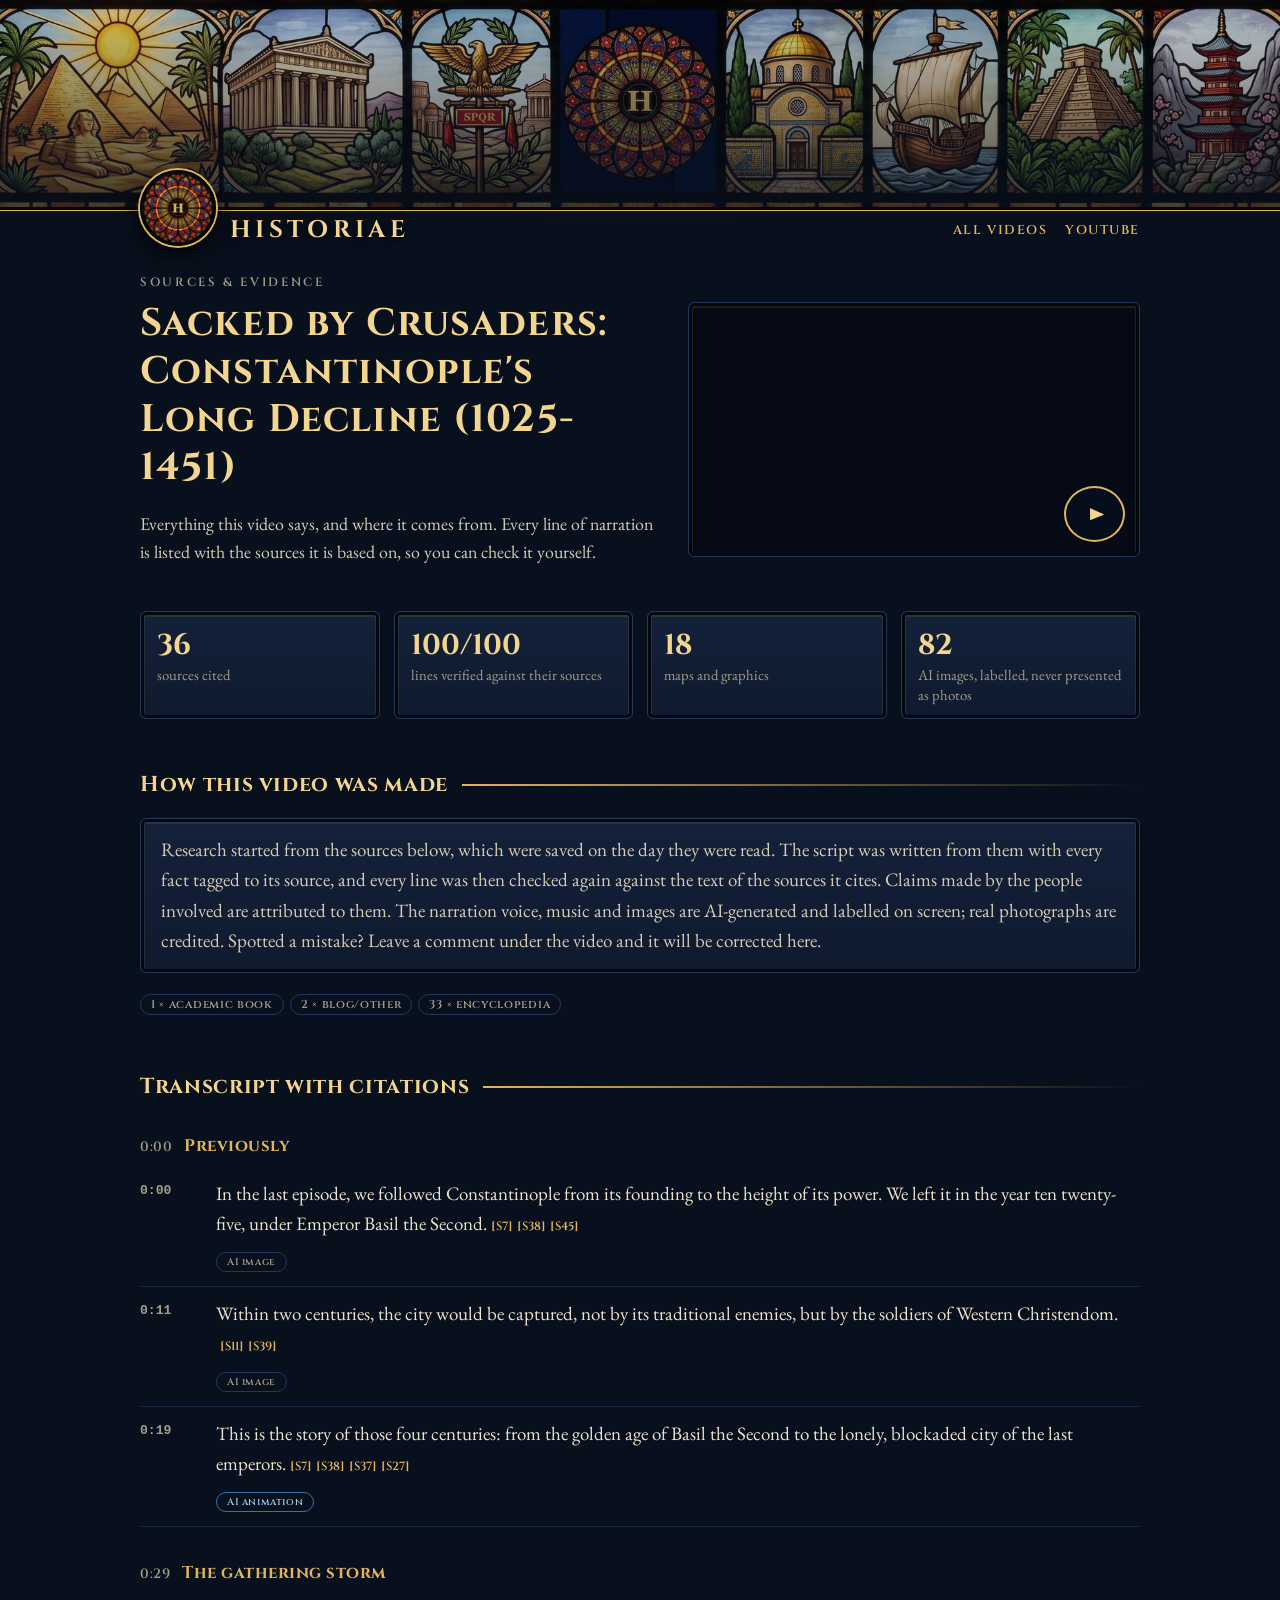
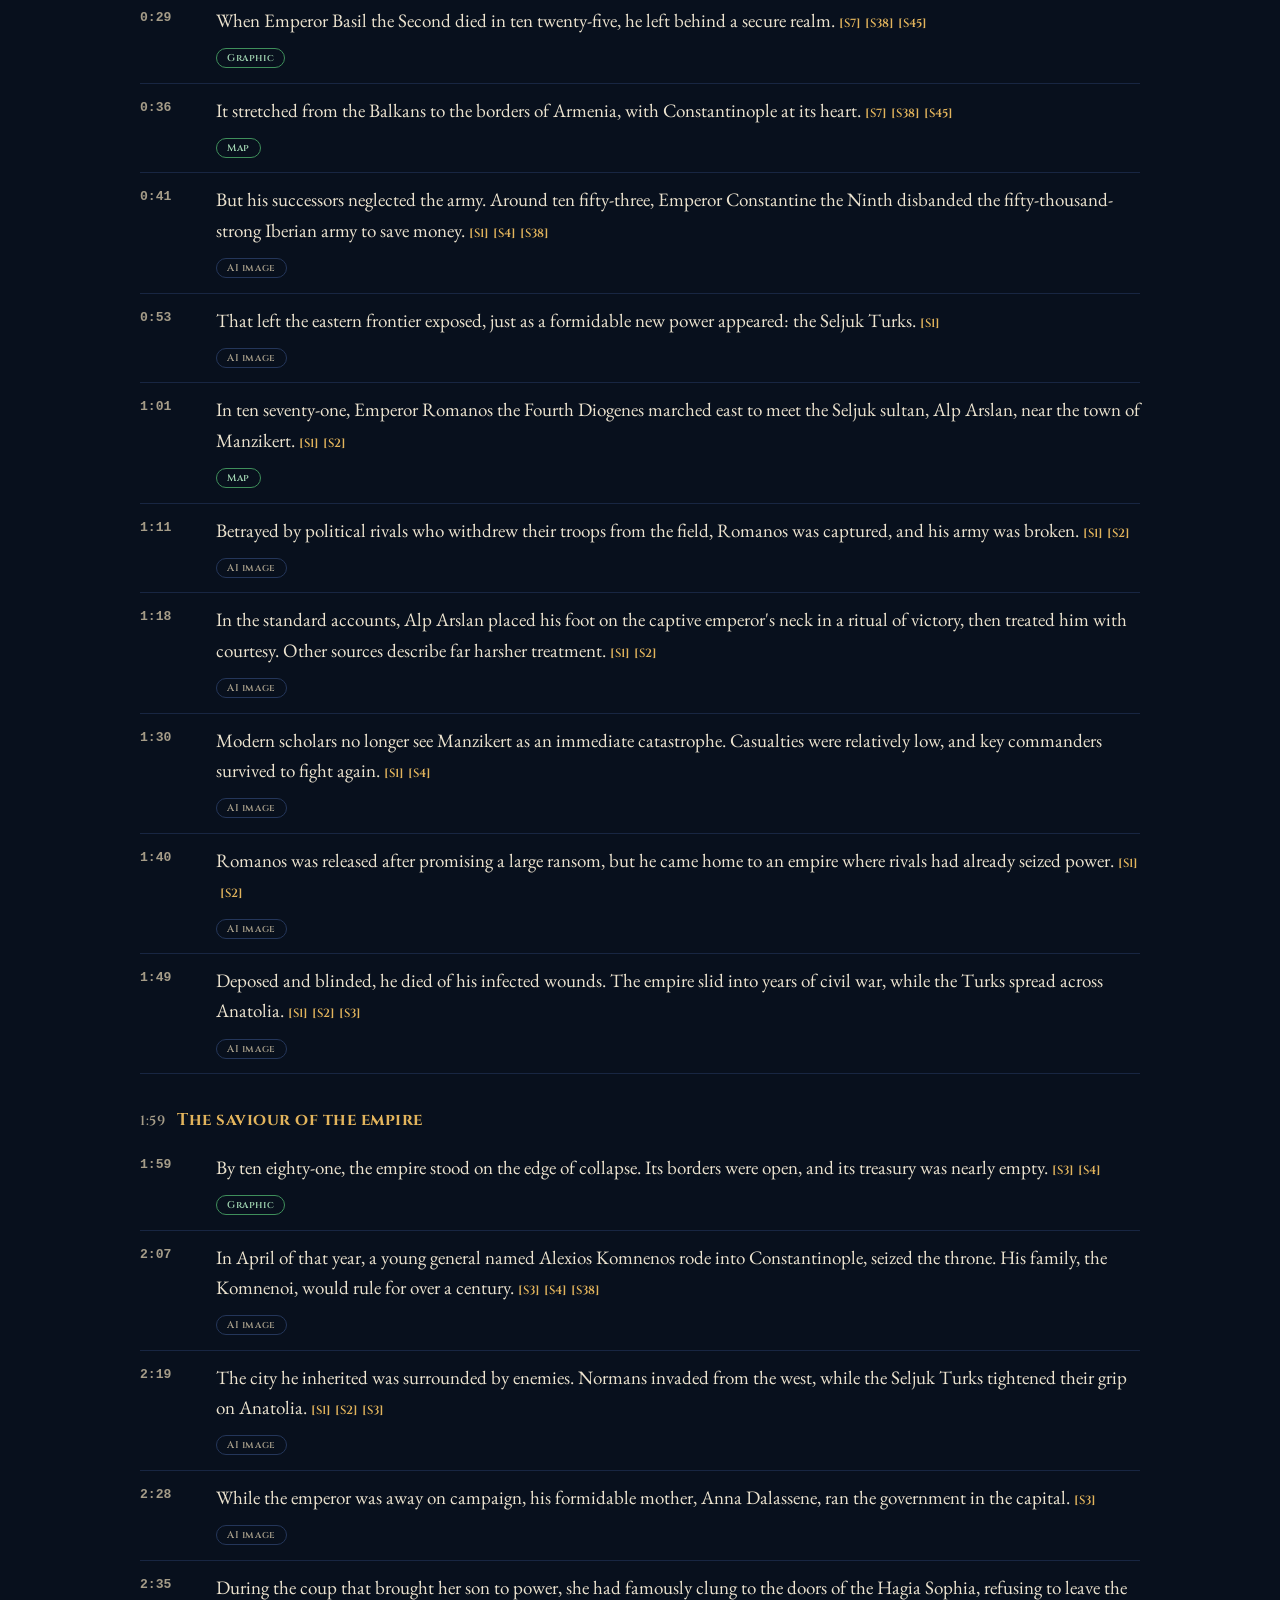
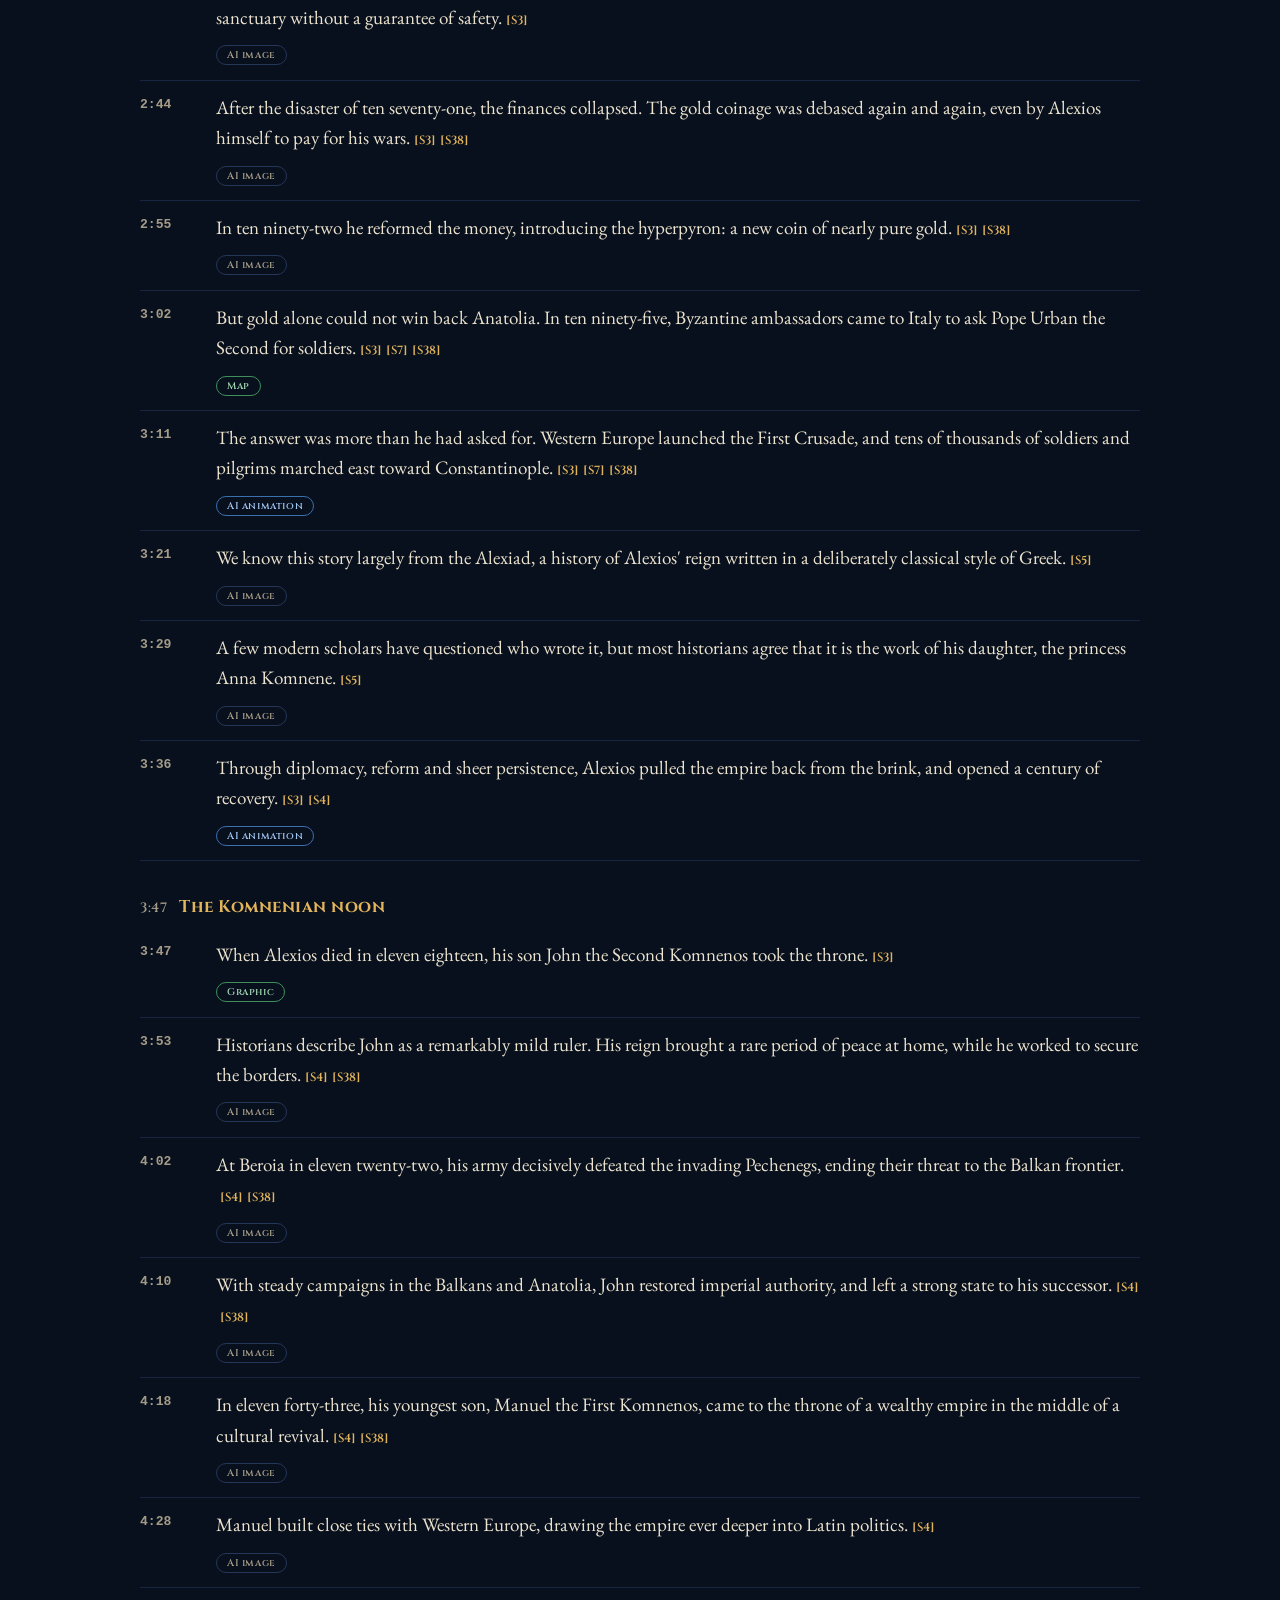
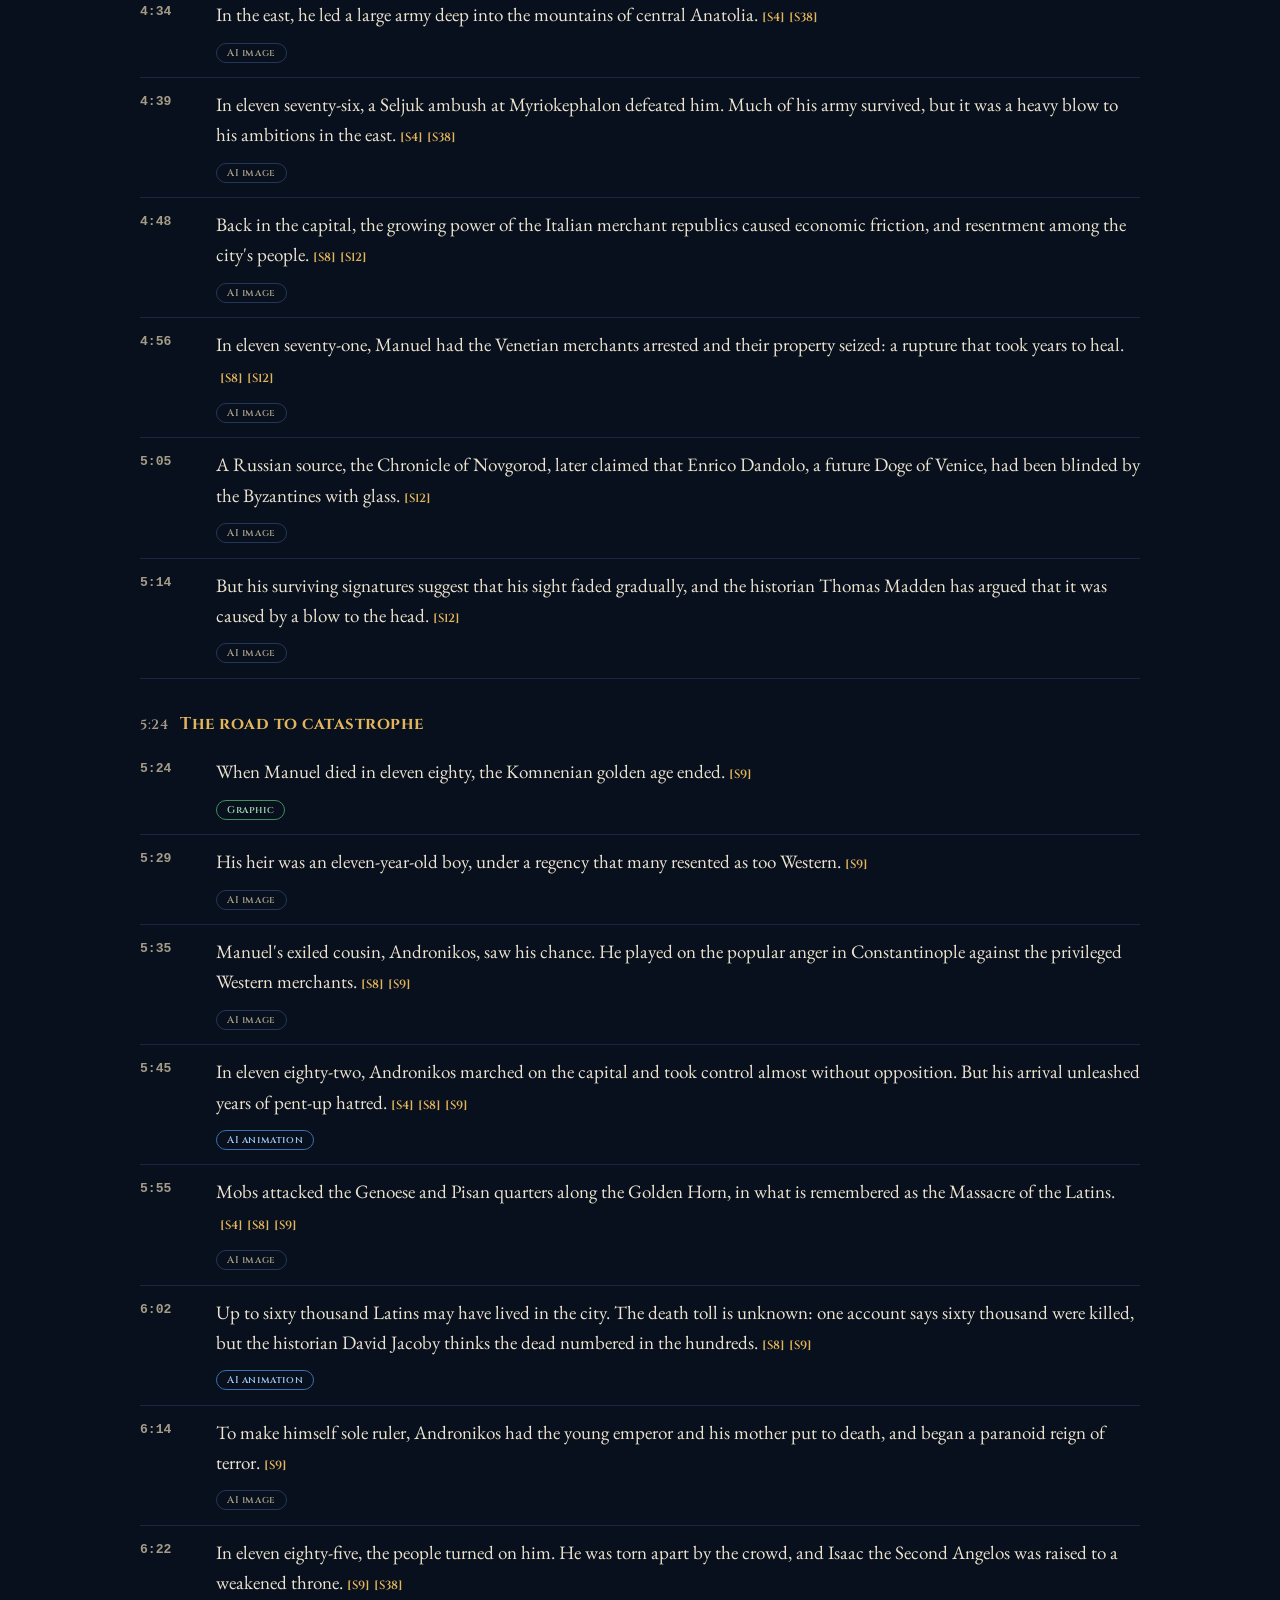
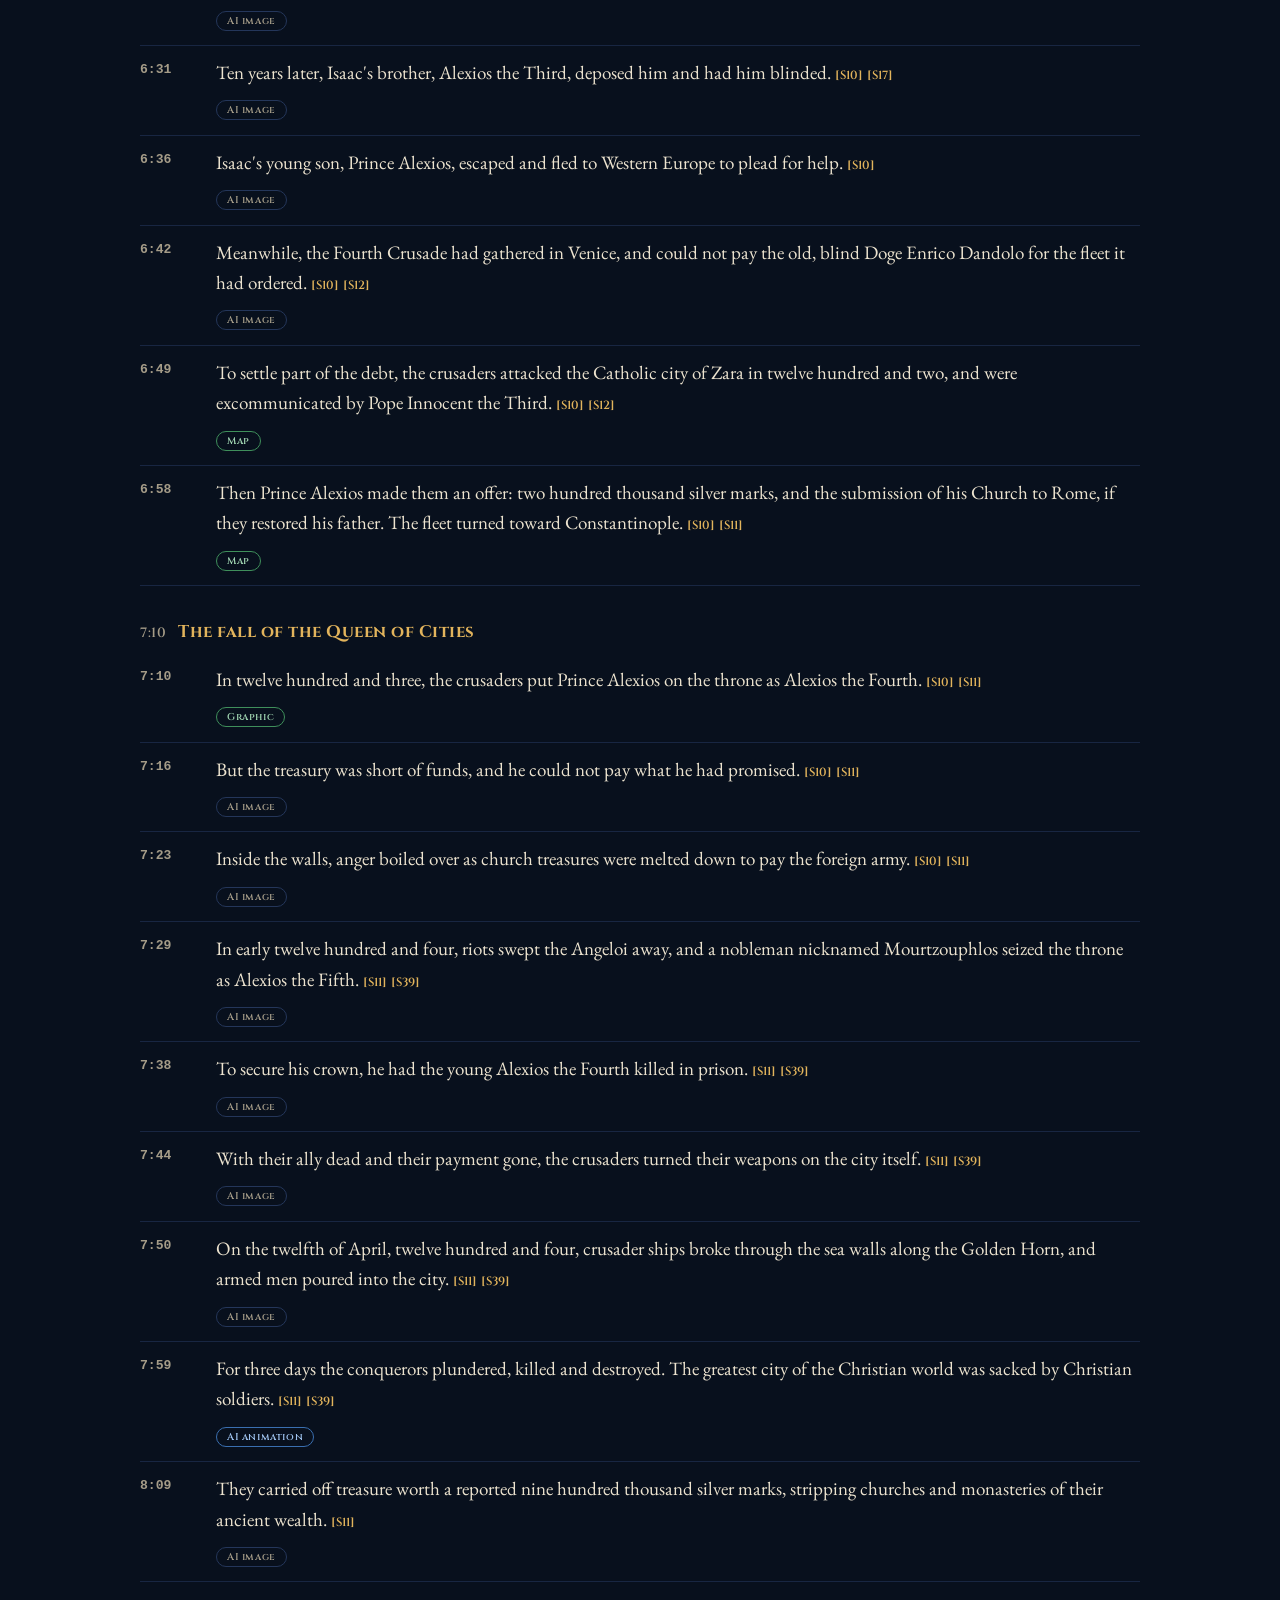
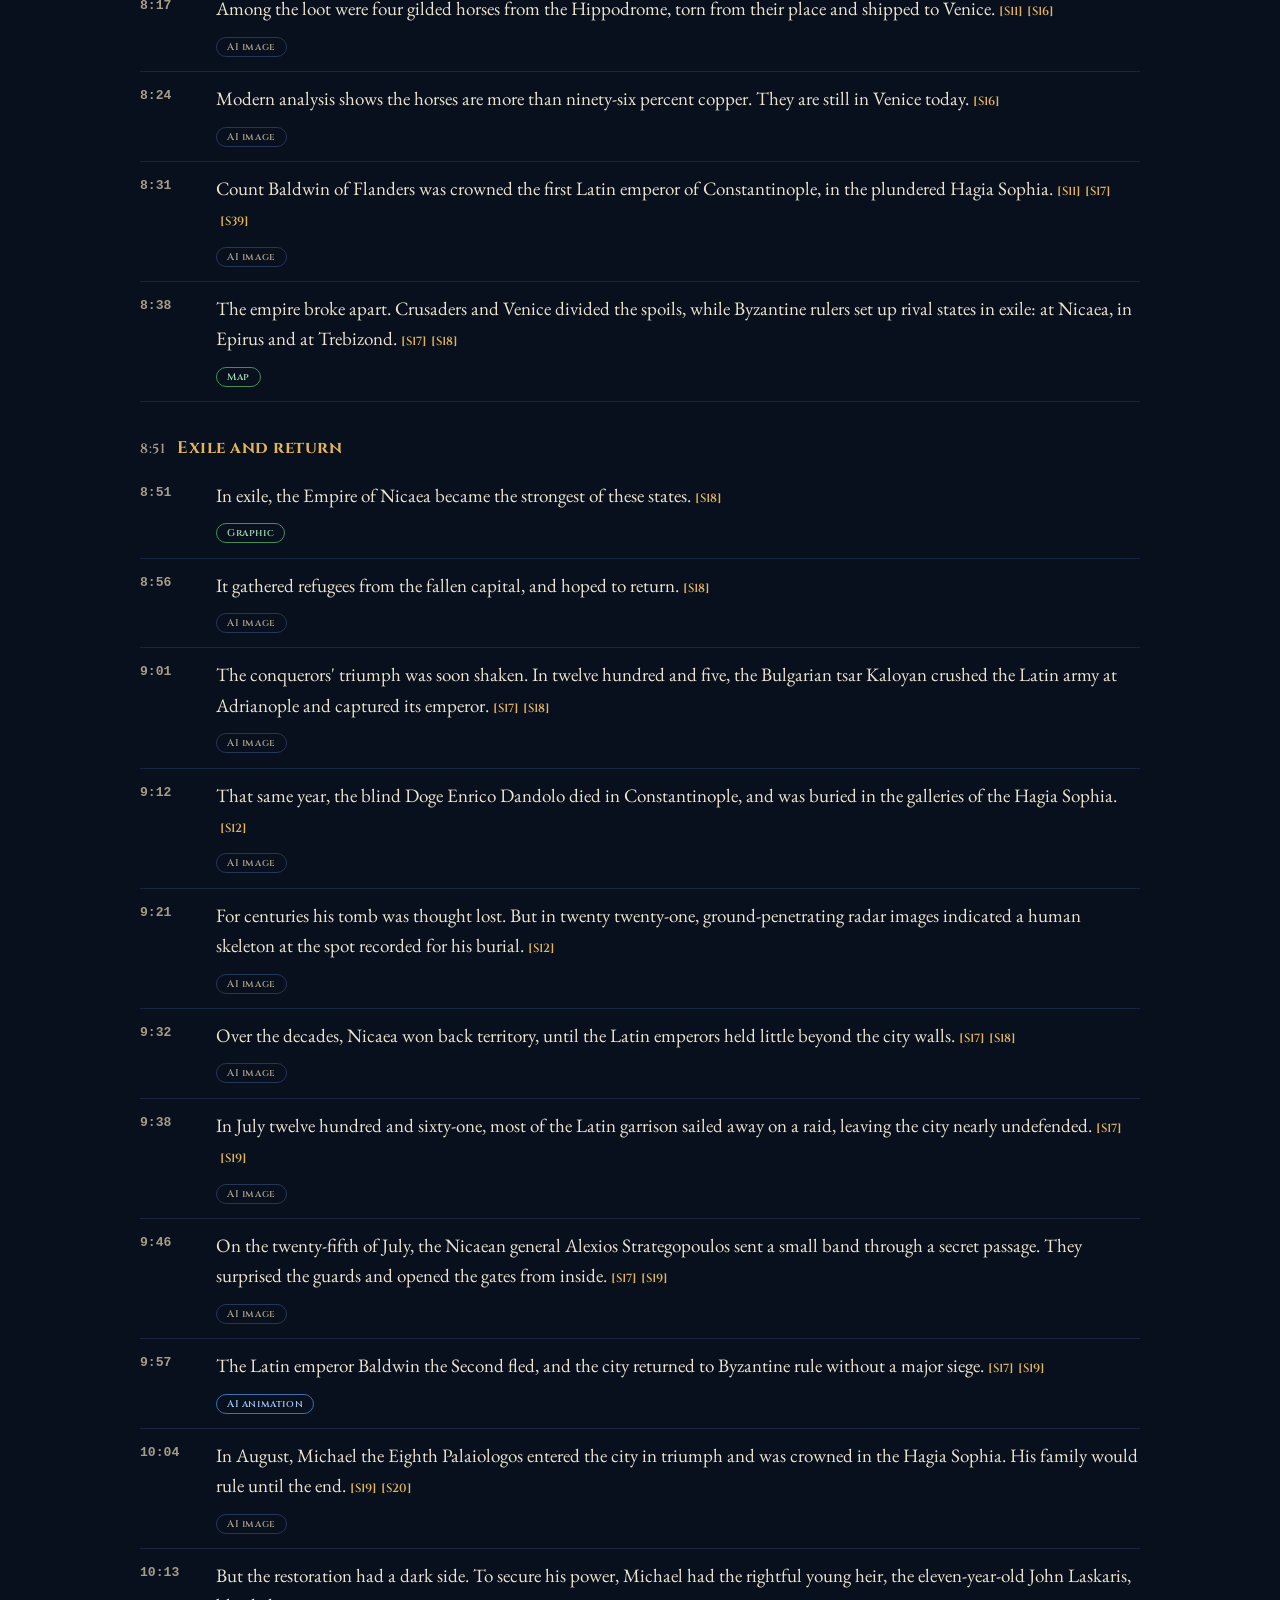
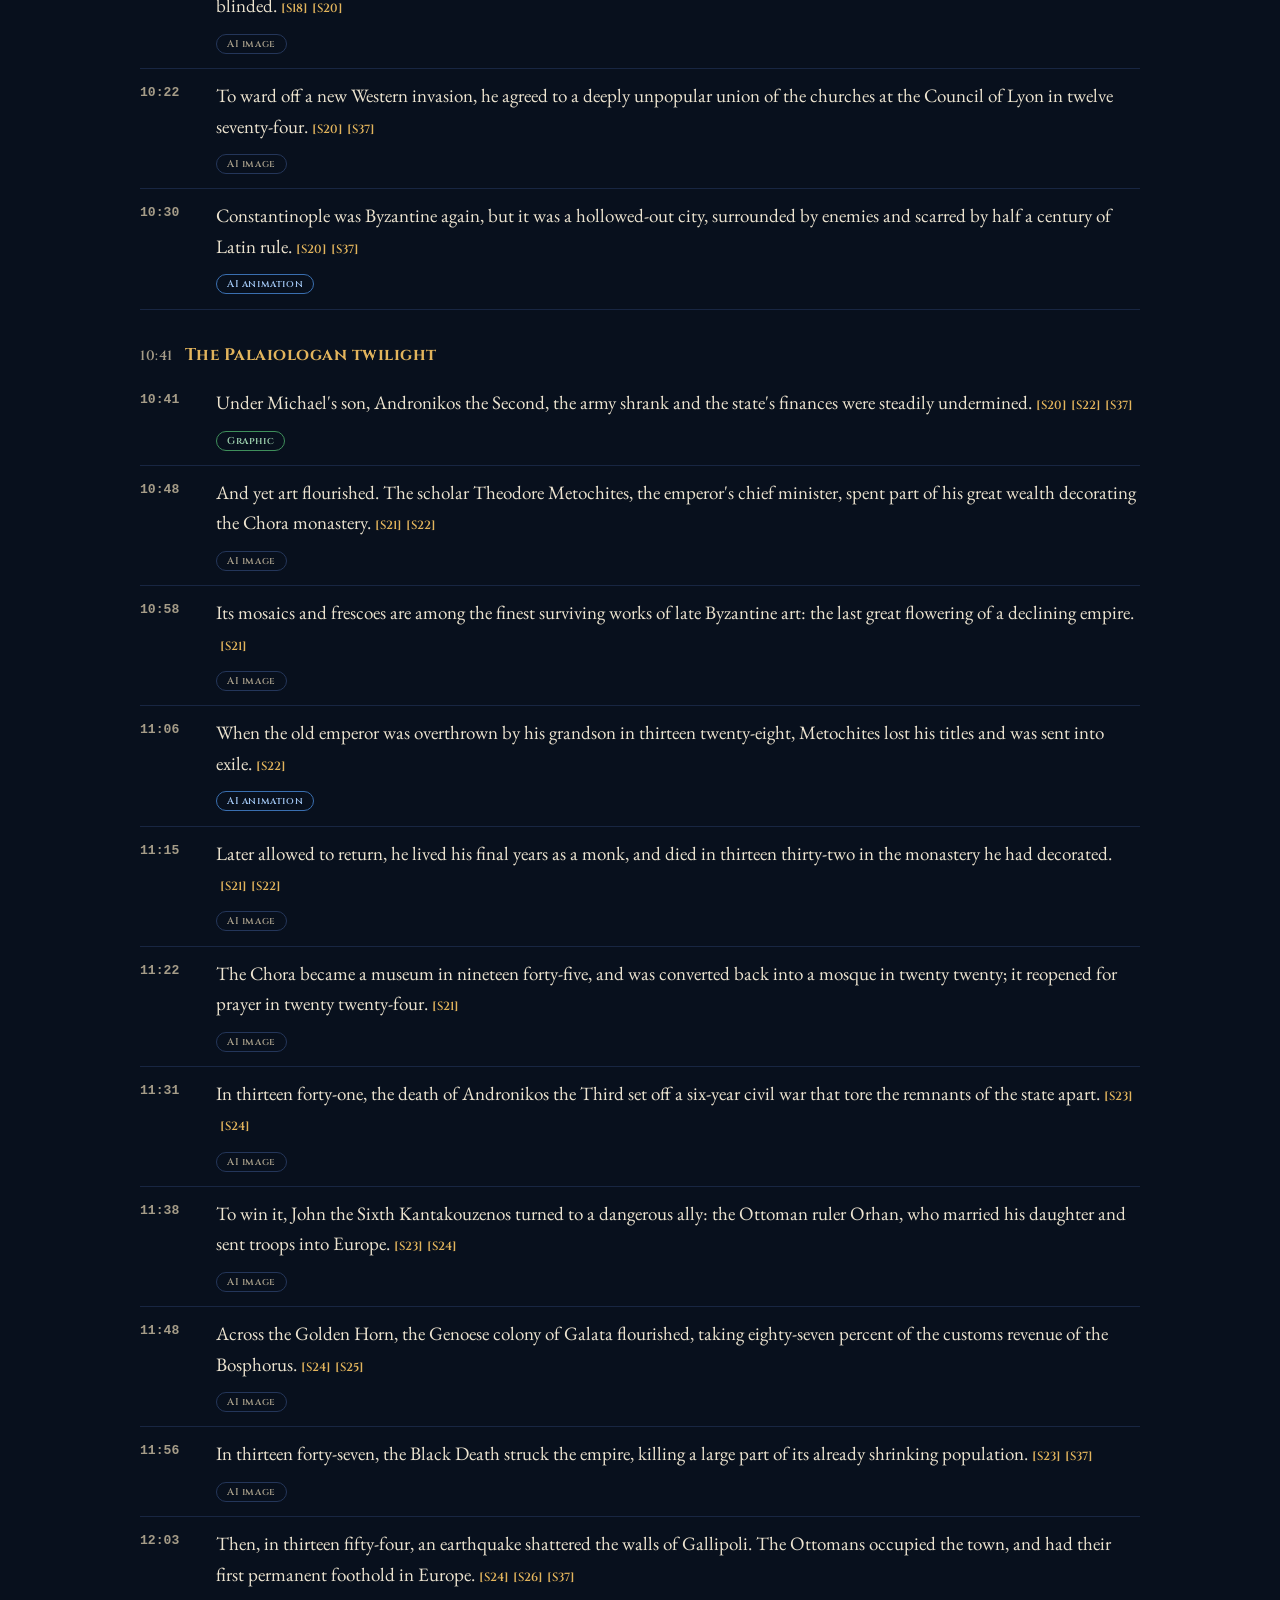
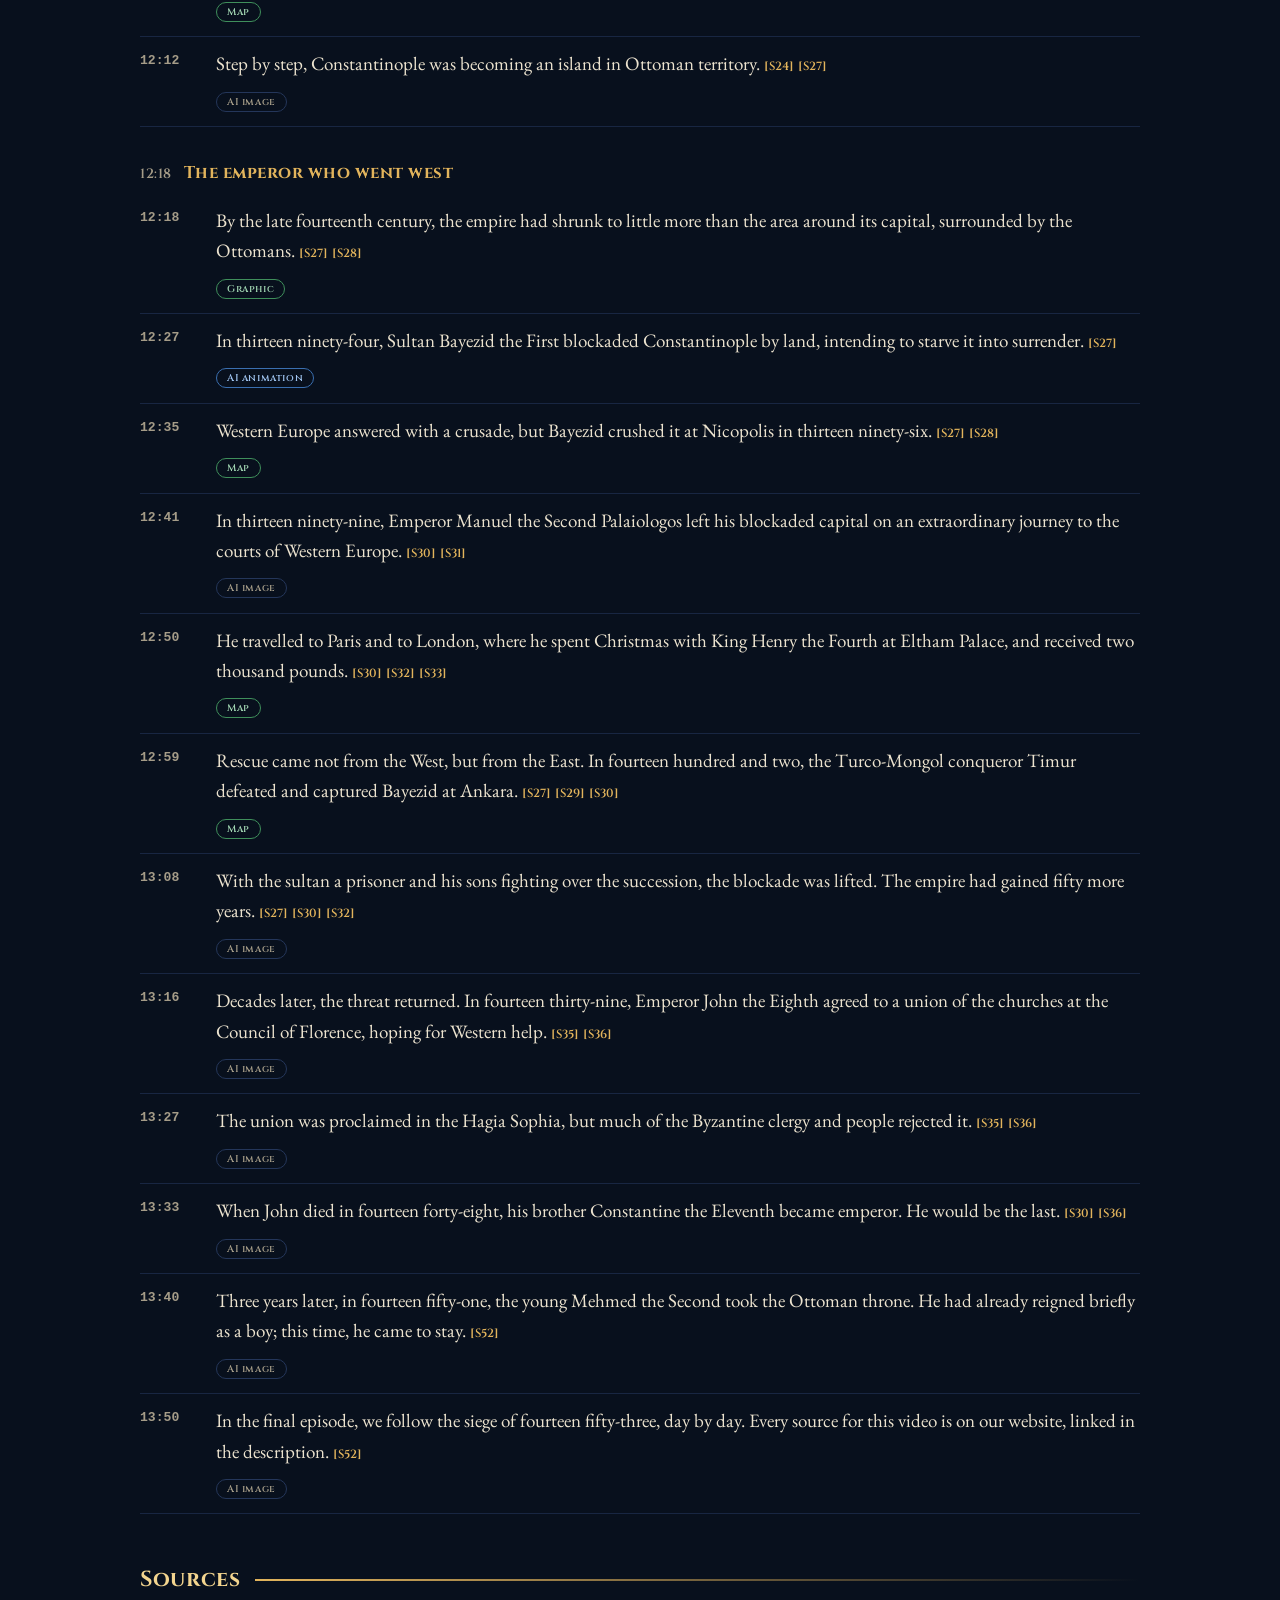
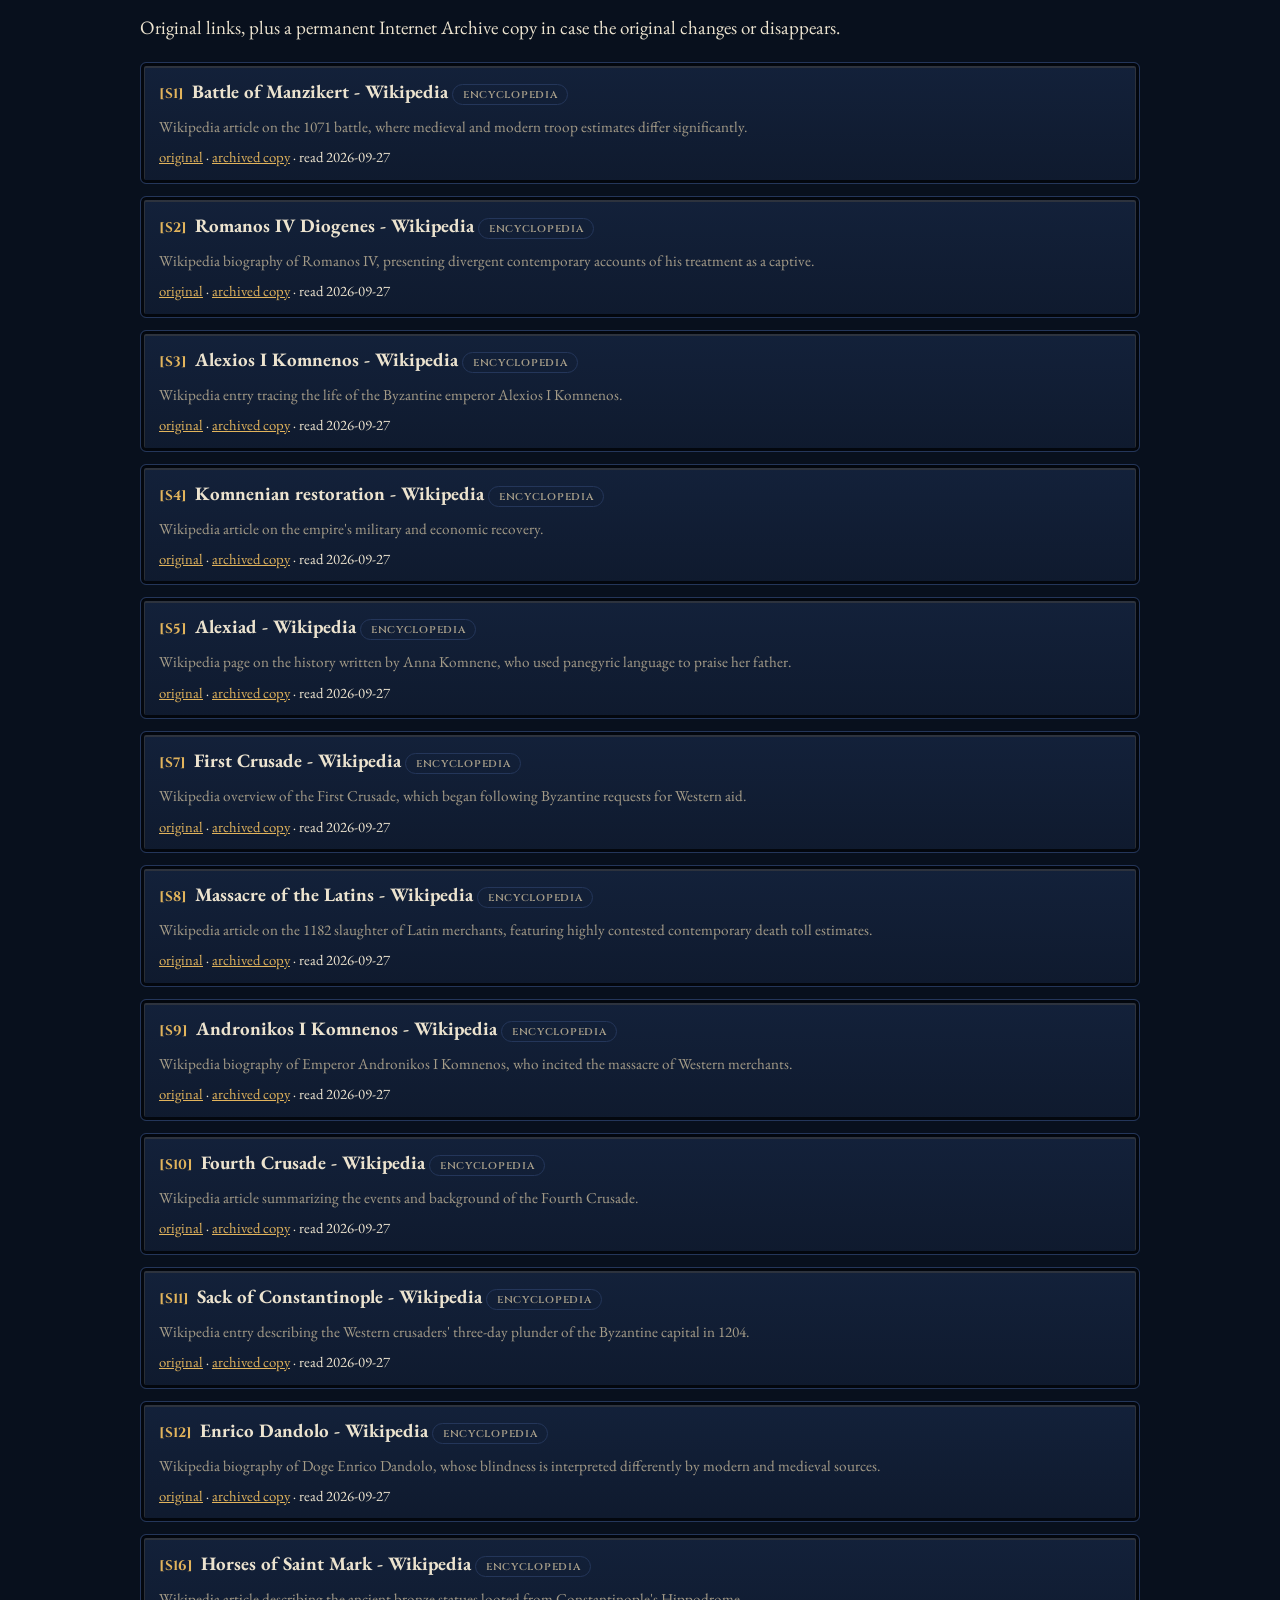
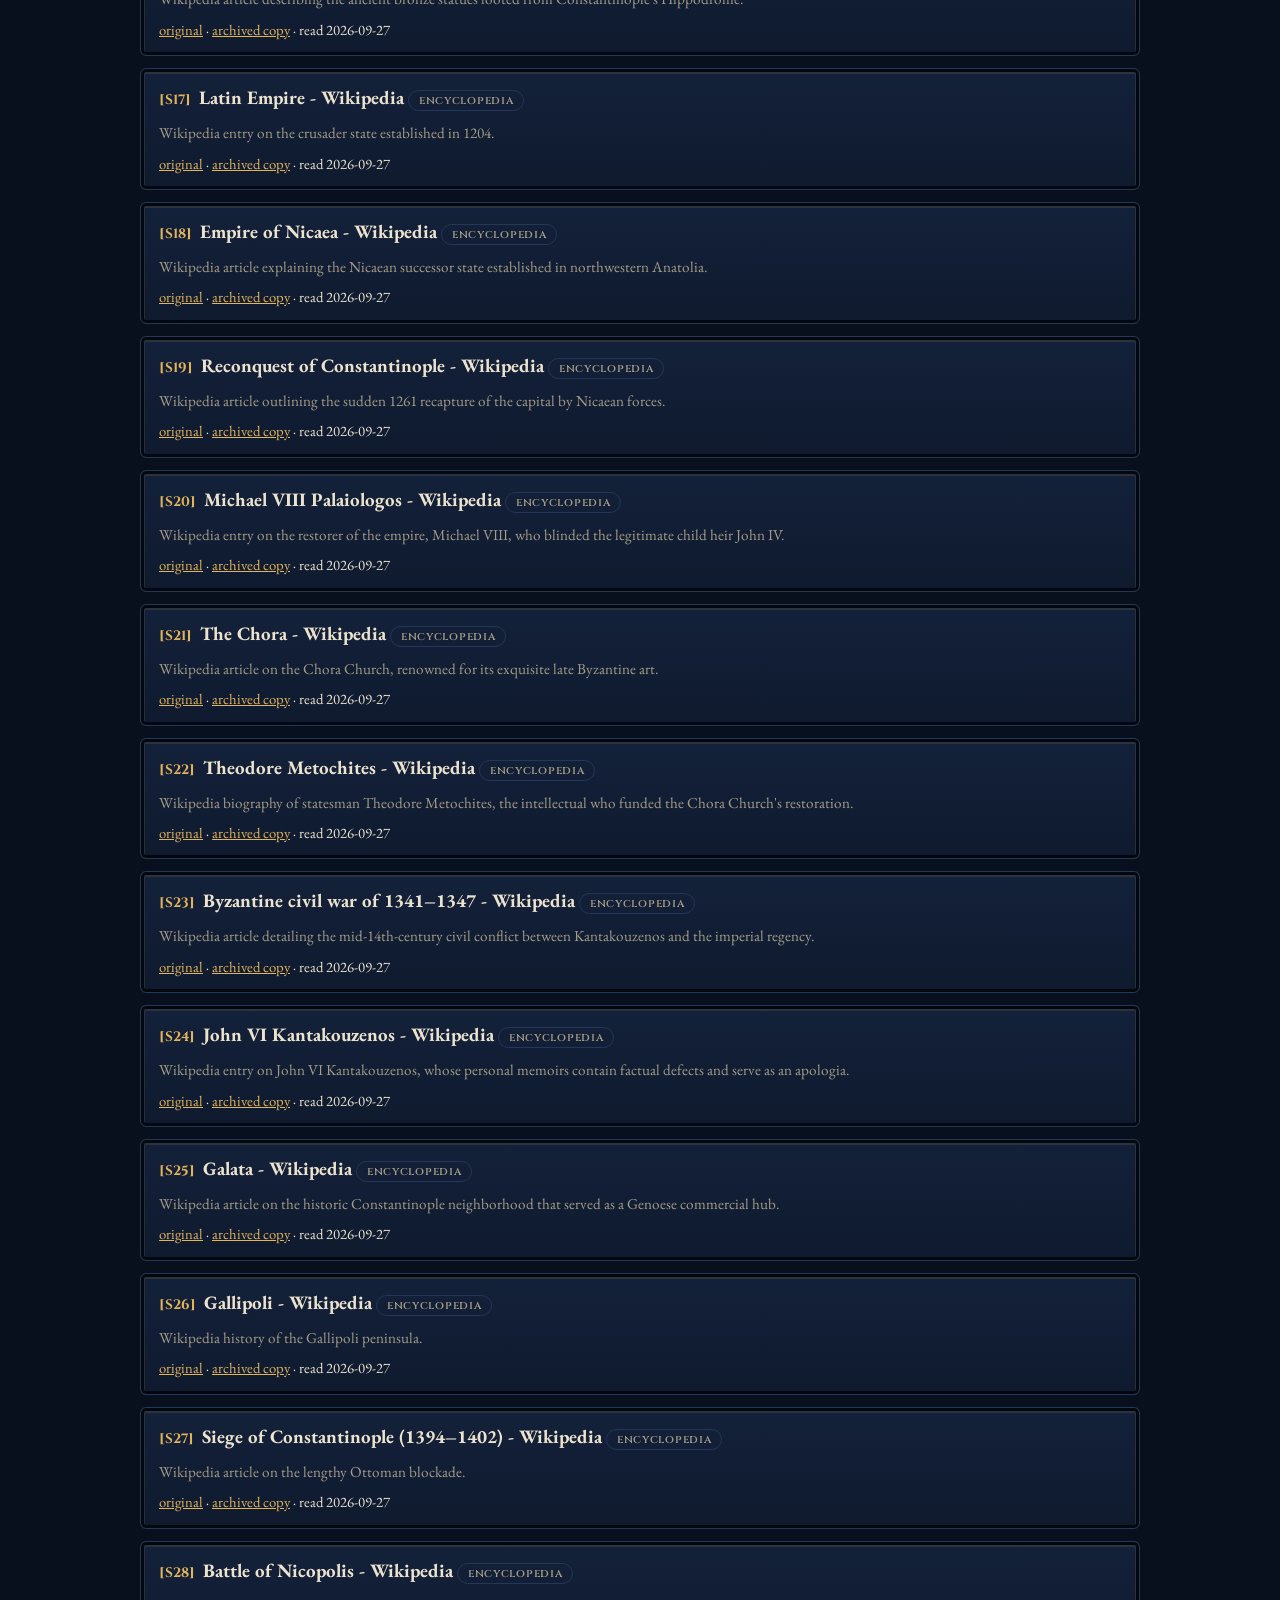
<file: constantinople-2-decline/index.html>
<!doctype html><html lang="en"><head><meta charset="utf-8"><meta name="viewport" content="width=device-width,initial-scale=1"><title>Sources: Sacked by Crusaders: Constantinople&#x27;s Long Decline (1025-1451)</title><meta name="description" content="Every source, a cited transcript and photo credits for the Historiae video: Sacked by Crusaders: Constantinople&#x27;s Long Decline (1025-1451)"><meta property="og:title" content="Sources: Sacked by Crusaders: Constantinople&#x27;s Long Decline (1025-1451)"><meta property="og:description" content="Every source, a cited transcript and photo credits for the Historiae video: Sacked by Crusaders: Constantinople&#x27;s Long Decline (1025-1451)"><meta property="og:image" content="https://i.ytimg.com/vi/63LW9FQpMmQ/maxresdefault.jpg"><meta name="theme-color" content="#08101d"><link rel="icon" href="../assets/favicon_64.png"><link rel="apple-touch-icon" href="../assets/apple_touch.png"><link rel="preconnect" href="https://fonts.googleapis.com"><link rel="preconnect" href="https://fonts.gstatic.com" crossorigin><link href="https://fonts.googleapis.com/css2?family=Cinzel:wght@600;700&family=EB+Garamond:ital,wght@0,400;0,500;0,600;1,400&display=swap" rel="stylesheet"><link rel="stylesheet" href="../assets/style.css"></head><body><div class="band"></div><div class="bar"><a class="brand" href="../"><img src="../assets/logo_160.png" alt=""><span>HISTORIAE</span></a><nav><a href="../">All videos</a><a href="https://www.youtube.com/@HistoriaeHistory">YouTube</a></nav></div><main><div class="hero"><div><p class="kicker">Sources &amp; evidence</p><h1>Sacked by Crusaders: Constantinople&#x27;s Long Decline (1025-1451)</h1><p class="lead">Everything this video says, and where it comes from. Every line of narration is listed with the sources it is based on, so you can check it yourself.</p></div><a class="watch pane" href="https://youtu.be/63LW9FQpMmQ" style="background-image:url(https://i.ytimg.com/vi/63LW9FQpMmQ/maxresdefault.jpg)" aria-label="Watch the video"></a></div><div class="stats"><div class="stat pane"><b>36</b><span>sources cited</span></div><div class="stat pane"><b>100/100</b><span>lines verified against their sources</span></div><div class="stat pane"><b>18</b><span>maps and graphics</span></div><div class="stat pane"><b>82</b><span>AI images, labelled, never presented as photos</span></div></div><h2>How this video was made</h2><div class="made pane">Research started from the sources below, which were saved on the day they were read. The script was written from them with every fact tagged to its source, and every line was then checked again against the text of the sources it cites. Claims made by the people involved are attributed to them. The narration voice, music and images are AI-generated and labelled on screen; real photographs are credited. Spotted a mistake? Leave a comment under the video and it will be corrected here.</div><p style="margin-top:14px"><span class="chip">1 × academic book</span><span class="chip">2 × blog/other</span><span class="chip">33 × encyclopedia</span></p><h2>Transcript with citations</h2><h3 class="chapter"><a class="ts" href="https://www.youtube.com/watch?v=63LW9FQpMmQ&amp;t=0s">0:00</a><span>Previously</span></h3><div class="line"><a class="ts" href="https://www.youtube.com/watch?v=63LW9FQpMmQ&amp;t=0s">0:00</a><div>In the last episode, we followed Constantinople from its founding to the height of its power. We left it in the year ten twenty-five, under Emperor Basil the Second.<a class="cite" href="#S7">[S7]</a><a class="cite" href="#S38">[S38]</a><a class="cite" href="#S45">[S45]</a><div class="vis"><span class="chip ">AI image</span></div></div></div><div class="line"><a class="ts" href="https://www.youtube.com/watch?v=63LW9FQpMmQ&amp;t=11s">0:11</a><div>Within two centuries, the city would be captured, not by its traditional enemies, but by the soldiers of Western Christendom.<a class="cite" href="#S11">[S11]</a><a class="cite" href="#S39">[S39]</a><div class="vis"><span class="chip ">AI image</span></div></div></div><div class="line"><a class="ts" href="https://www.youtube.com/watch?v=63LW9FQpMmQ&amp;t=19s">0:19</a><div>This is the story of those four centuries: from the golden age of Basil the Second to the lonely, blockaded city of the last emperors.<a class="cite" href="#S7">[S7]</a><a class="cite" href="#S38">[S38]</a><a class="cite" href="#S37">[S37]</a><a class="cite" href="#S27">[S27]</a><div class="vis"><span class="chip anim">AI animation</span></div></div></div><h3 class="chapter"><a class="ts" href="https://www.youtube.com/watch?v=63LW9FQpMmQ&amp;t=29s">0:29</a><span>The gathering storm</span></h3><div class="line"><a class="ts" href="https://www.youtube.com/watch?v=63LW9FQpMmQ&amp;t=29s">0:29</a><div>When Emperor Basil the Second died in ten twenty-five, he left behind a secure realm.<a class="cite" href="#S7">[S7]</a><a class="cite" href="#S38">[S38]</a><a class="cite" href="#S45">[S45]</a><div class="vis"><span class="chip graphic">Graphic</span></div></div></div><div class="line"><a class="ts" href="https://www.youtube.com/watch?v=63LW9FQpMmQ&amp;t=36s">0:36</a><div>It stretched from the Balkans to the borders of Armenia, with Constantinople at its heart.<a class="cite" href="#S7">[S7]</a><a class="cite" href="#S38">[S38]</a><a class="cite" href="#S45">[S45]</a><div class="vis"><span class="chip graphic">Map</span></div></div></div><div class="line"><a class="ts" href="https://www.youtube.com/watch?v=63LW9FQpMmQ&amp;t=41s">0:41</a><div>But his successors neglected the army. Around ten fifty-three, Emperor Constantine the Ninth disbanded the fifty-thousand-strong Iberian army to save money.<a class="cite" href="#S1">[S1]</a><a class="cite" href="#S4">[S4]</a><a class="cite" href="#S38">[S38]</a><div class="vis"><span class="chip ">AI image</span></div></div></div><div class="line"><a class="ts" href="https://www.youtube.com/watch?v=63LW9FQpMmQ&amp;t=53s">0:53</a><div>That left the eastern frontier exposed, just as a formidable new power appeared: the Seljuk Turks.<a class="cite" href="#S1">[S1]</a><div class="vis"><span class="chip ">AI image</span></div></div></div><div class="line"><a class="ts" href="https://www.youtube.com/watch?v=63LW9FQpMmQ&amp;t=61s">1:01</a><div>In ten seventy-one, Emperor Romanos the Fourth Diogenes marched east to meet the Seljuk sultan, Alp Arslan, near the town of Manzikert.<a class="cite" href="#S1">[S1]</a><a class="cite" href="#S2">[S2]</a><div class="vis"><span class="chip graphic">Map</span></div></div></div><div class="line"><a class="ts" href="https://www.youtube.com/watch?v=63LW9FQpMmQ&amp;t=71s">1:11</a><div>Betrayed by political rivals who withdrew their troops from the field, Romanos was captured, and his army was broken.<a class="cite" href="#S1">[S1]</a><a class="cite" href="#S2">[S2]</a><div class="vis"><span class="chip ">AI image</span></div></div></div><div class="line"><a class="ts" href="https://www.youtube.com/watch?v=63LW9FQpMmQ&amp;t=78s">1:18</a><div>In the standard accounts, Alp Arslan placed his foot on the captive emperor&#x27;s neck in a ritual of victory, then treated him with courtesy. Other sources describe far harsher treatment.<a class="cite" href="#S1">[S1]</a><a class="cite" href="#S2">[S2]</a><div class="vis"><span class="chip ">AI image</span></div></div></div><div class="line"><a class="ts" href="https://www.youtube.com/watch?v=63LW9FQpMmQ&amp;t=90s">1:30</a><div>Modern scholars no longer see Manzikert as an immediate catastrophe. Casualties were relatively low, and key commanders survived to fight again.<a class="cite" href="#S1">[S1]</a><a class="cite" href="#S4">[S4]</a><div class="vis"><span class="chip ">AI image</span></div></div></div><div class="line"><a class="ts" href="https://www.youtube.com/watch?v=63LW9FQpMmQ&amp;t=100s">1:40</a><div>Romanos was released after promising a large ransom, but he came home to an empire where rivals had already seized power.<a class="cite" href="#S1">[S1]</a><a class="cite" href="#S2">[S2]</a><div class="vis"><span class="chip ">AI image</span></div></div></div><div class="line"><a class="ts" href="https://www.youtube.com/watch?v=63LW9FQpMmQ&amp;t=109s">1:49</a><div>Deposed and blinded, he died of his infected wounds. The empire slid into years of civil war, while the Turks spread across Anatolia.<a class="cite" href="#S1">[S1]</a><a class="cite" href="#S2">[S2]</a><a class="cite" href="#S3">[S3]</a><div class="vis"><span class="chip ">AI image</span></div></div></div><h3 class="chapter"><a class="ts" href="https://www.youtube.com/watch?v=63LW9FQpMmQ&amp;t=119s">1:59</a><span>The saviour of the empire</span></h3><div class="line"><a class="ts" href="https://www.youtube.com/watch?v=63LW9FQpMmQ&amp;t=119s">1:59</a><div>By ten eighty-one, the empire stood on the edge of collapse. Its borders were open, and its treasury was nearly empty.<a class="cite" href="#S3">[S3]</a><a class="cite" href="#S4">[S4]</a><div class="vis"><span class="chip graphic">Graphic</span></div></div></div><div class="line"><a class="ts" href="https://www.youtube.com/watch?v=63LW9FQpMmQ&amp;t=127s">2:07</a><div>In April of that year, a young general named Alexios Komnenos rode into Constantinople, seized the throne. His family, the Komnenoi, would rule for over a century.<a class="cite" href="#S3">[S3]</a><a class="cite" href="#S4">[S4]</a><a class="cite" href="#S38">[S38]</a><div class="vis"><span class="chip ">AI image</span></div></div></div><div class="line"><a class="ts" href="https://www.youtube.com/watch?v=63LW9FQpMmQ&amp;t=139s">2:19</a><div>The city he inherited was surrounded by enemies. Normans invaded from the west, while the Seljuk Turks tightened their grip on Anatolia.<a class="cite" href="#S1">[S1]</a><a class="cite" href="#S2">[S2]</a><a class="cite" href="#S3">[S3]</a><div class="vis"><span class="chip ">AI image</span></div></div></div><div class="line"><a class="ts" href="https://www.youtube.com/watch?v=63LW9FQpMmQ&amp;t=148s">2:28</a><div>While the emperor was away on campaign, his formidable mother, Anna Dalassene, ran the government in the capital.<a class="cite" href="#S3">[S3]</a><div class="vis"><span class="chip ">AI image</span></div></div></div><div class="line"><a class="ts" href="https://www.youtube.com/watch?v=63LW9FQpMmQ&amp;t=155s">2:35</a><div>During the coup that brought her son to power, she had famously clung to the doors of the Hagia Sophia, refusing to leave the sanctuary without a guarantee of safety.<a class="cite" href="#S3">[S3]</a><div class="vis"><span class="chip ">AI image</span></div></div></div><div class="line"><a class="ts" href="https://www.youtube.com/watch?v=63LW9FQpMmQ&amp;t=164s">2:44</a><div>After the disaster of ten seventy-one, the finances collapsed. The gold coinage was debased again and again, even by Alexios himself to pay for his wars.<a class="cite" href="#S3">[S3]</a><a class="cite" href="#S38">[S38]</a><div class="vis"><span class="chip ">AI image</span></div></div></div><div class="line"><a class="ts" href="https://www.youtube.com/watch?v=63LW9FQpMmQ&amp;t=175s">2:55</a><div>In ten ninety-two he reformed the money, introducing the hyperpyron: a new coin of nearly pure gold.<a class="cite" href="#S3">[S3]</a><a class="cite" href="#S38">[S38]</a><div class="vis"><span class="chip ">AI image</span></div></div></div><div class="line"><a class="ts" href="https://www.youtube.com/watch?v=63LW9FQpMmQ&amp;t=182s">3:02</a><div>But gold alone could not win back Anatolia. In ten ninety-five, Byzantine ambassadors came to Italy to ask Pope Urban the Second for soldiers.<a class="cite" href="#S3">[S3]</a><a class="cite" href="#S7">[S7]</a><a class="cite" href="#S38">[S38]</a><div class="vis"><span class="chip graphic">Map</span></div></div></div><div class="line"><a class="ts" href="https://www.youtube.com/watch?v=63LW9FQpMmQ&amp;t=191s">3:11</a><div>The answer was more than he had asked for. Western Europe launched the First Crusade, and tens of thousands of soldiers and pilgrims marched east toward Constantinople.<a class="cite" href="#S3">[S3]</a><a class="cite" href="#S7">[S7]</a><a class="cite" href="#S38">[S38]</a><div class="vis"><span class="chip anim">AI animation</span></div></div></div><div class="line"><a class="ts" href="https://www.youtube.com/watch?v=63LW9FQpMmQ&amp;t=201s">3:21</a><div>We know this story largely from the Alexiad, a history of Alexios&#x27; reign written in a deliberately classical style of Greek.<a class="cite" href="#S5">[S5]</a><div class="vis"><span class="chip ">AI image</span></div></div></div><div class="line"><a class="ts" href="https://www.youtube.com/watch?v=63LW9FQpMmQ&amp;t=209s">3:29</a><div>A few modern scholars have questioned who wrote it, but most historians agree that it is the work of his daughter, the princess Anna Komnene.<a class="cite" href="#S5">[S5]</a><div class="vis"><span class="chip ">AI image</span></div></div></div><div class="line"><a class="ts" href="https://www.youtube.com/watch?v=63LW9FQpMmQ&amp;t=216s">3:36</a><div>Through diplomacy, reform and sheer persistence, Alexios pulled the empire back from the brink, and opened a century of recovery.<a class="cite" href="#S3">[S3]</a><a class="cite" href="#S4">[S4]</a><div class="vis"><span class="chip anim">AI animation</span></div></div></div><h3 class="chapter"><a class="ts" href="https://www.youtube.com/watch?v=63LW9FQpMmQ&amp;t=227s">3:47</a><span>The Komnenian noon</span></h3><div class="line"><a class="ts" href="https://www.youtube.com/watch?v=63LW9FQpMmQ&amp;t=227s">3:47</a><div>When Alexios died in eleven eighteen, his son John the Second Komnenos took the throne.<a class="cite" href="#S3">[S3]</a><div class="vis"><span class="chip graphic">Graphic</span></div></div></div><div class="line"><a class="ts" href="https://www.youtube.com/watch?v=63LW9FQpMmQ&amp;t=233s">3:53</a><div>Historians describe John as a remarkably mild ruler. His reign brought a rare period of peace at home, while he worked to secure the borders.<a class="cite" href="#S4">[S4]</a><a class="cite" href="#S38">[S38]</a><div class="vis"><span class="chip ">AI image</span></div></div></div><div class="line"><a class="ts" href="https://www.youtube.com/watch?v=63LW9FQpMmQ&amp;t=242s">4:02</a><div>At Beroia in eleven twenty-two, his army decisively defeated the invading Pechenegs, ending their threat to the Balkan frontier.<a class="cite" href="#S4">[S4]</a><a class="cite" href="#S38">[S38]</a><div class="vis"><span class="chip ">AI image</span></div></div></div><div class="line"><a class="ts" href="https://www.youtube.com/watch?v=63LW9FQpMmQ&amp;t=250s">4:10</a><div>With steady campaigns in the Balkans and Anatolia, John restored imperial authority, and left a strong state to his successor.<a class="cite" href="#S4">[S4]</a><a class="cite" href="#S38">[S38]</a><div class="vis"><span class="chip ">AI image</span></div></div></div><div class="line"><a class="ts" href="https://www.youtube.com/watch?v=63LW9FQpMmQ&amp;t=258s">4:18</a><div>In eleven forty-three, his youngest son, Manuel the First Komnenos, came to the throne of a wealthy empire in the middle of a cultural revival.<a class="cite" href="#S4">[S4]</a><a class="cite" href="#S38">[S38]</a><div class="vis"><span class="chip ">AI image</span></div></div></div><div class="line"><a class="ts" href="https://www.youtube.com/watch?v=63LW9FQpMmQ&amp;t=268s">4:28</a><div>Manuel built close ties with Western Europe, drawing the empire ever deeper into Latin politics.<a class="cite" href="#S4">[S4]</a><div class="vis"><span class="chip ">AI image</span></div></div></div><div class="line"><a class="ts" href="https://www.youtube.com/watch?v=63LW9FQpMmQ&amp;t=274s">4:34</a><div>In the east, he led a large army deep into the mountains of central Anatolia.<a class="cite" href="#S4">[S4]</a><a class="cite" href="#S38">[S38]</a><div class="vis"><span class="chip ">AI image</span></div></div></div><div class="line"><a class="ts" href="https://www.youtube.com/watch?v=63LW9FQpMmQ&amp;t=279s">4:39</a><div>In eleven seventy-six, a Seljuk ambush at Myriokephalon defeated him. Much of his army survived, but it was a heavy blow to his ambitions in the east.<a class="cite" href="#S4">[S4]</a><a class="cite" href="#S38">[S38]</a><div class="vis"><span class="chip ">AI image</span></div></div></div><div class="line"><a class="ts" href="https://www.youtube.com/watch?v=63LW9FQpMmQ&amp;t=288s">4:48</a><div>Back in the capital, the growing power of the Italian merchant republics caused economic friction, and resentment among the city&#x27;s people.<a class="cite" href="#S8">[S8]</a><a class="cite" href="#S12">[S12]</a><div class="vis"><span class="chip ">AI image</span></div></div></div><div class="line"><a class="ts" href="https://www.youtube.com/watch?v=63LW9FQpMmQ&amp;t=296s">4:56</a><div>In eleven seventy-one, Manuel had the Venetian merchants arrested and their property seized: a rupture that took years to heal.<a class="cite" href="#S8">[S8]</a><a class="cite" href="#S12">[S12]</a><div class="vis"><span class="chip ">AI image</span></div></div></div><div class="line"><a class="ts" href="https://www.youtube.com/watch?v=63LW9FQpMmQ&amp;t=305s">5:05</a><div>A Russian source, the Chronicle of Novgorod, later claimed that Enrico Dandolo, a future Doge of Venice, had been blinded by the Byzantines with glass.<a class="cite" href="#S12">[S12]</a><div class="vis"><span class="chip ">AI image</span></div></div></div><div class="line"><a class="ts" href="https://www.youtube.com/watch?v=63LW9FQpMmQ&amp;t=314s">5:14</a><div>But his surviving signatures suggest that his sight faded gradually, and the historian Thomas Madden has argued that it was caused by a blow to the head.<a class="cite" href="#S12">[S12]</a><div class="vis"><span class="chip ">AI image</span></div></div></div><h3 class="chapter"><a class="ts" href="https://www.youtube.com/watch?v=63LW9FQpMmQ&amp;t=324s">5:24</a><span>The road to catastrophe</span></h3><div class="line"><a class="ts" href="https://www.youtube.com/watch?v=63LW9FQpMmQ&amp;t=324s">5:24</a><div>When Manuel died in eleven eighty, the Komnenian golden age ended.<a class="cite" href="#S9">[S9]</a><div class="vis"><span class="chip graphic">Graphic</span></div></div></div><div class="line"><a class="ts" href="https://www.youtube.com/watch?v=63LW9FQpMmQ&amp;t=329s">5:29</a><div>His heir was an eleven-year-old boy, under a regency that many resented as too Western.<a class="cite" href="#S9">[S9]</a><div class="vis"><span class="chip ">AI image</span></div></div></div><div class="line"><a class="ts" href="https://www.youtube.com/watch?v=63LW9FQpMmQ&amp;t=335s">5:35</a><div>Manuel&#x27;s exiled cousin, Andronikos, saw his chance. He played on the popular anger in Constantinople against the privileged Western merchants.<a class="cite" href="#S8">[S8]</a><a class="cite" href="#S9">[S9]</a><div class="vis"><span class="chip ">AI image</span></div></div></div><div class="line"><a class="ts" href="https://www.youtube.com/watch?v=63LW9FQpMmQ&amp;t=345s">5:45</a><div>In eleven eighty-two, Andronikos marched on the capital and took control almost without opposition. But his arrival unleashed years of pent-up hatred.<a class="cite" href="#S4">[S4]</a><a class="cite" href="#S8">[S8]</a><a class="cite" href="#S9">[S9]</a><div class="vis"><span class="chip anim">AI animation</span></div></div></div><div class="line"><a class="ts" href="https://www.youtube.com/watch?v=63LW9FQpMmQ&amp;t=355s">5:55</a><div>Mobs attacked the Genoese and Pisan quarters along the Golden Horn, in what is remembered as the Massacre of the Latins.<a class="cite" href="#S4">[S4]</a><a class="cite" href="#S8">[S8]</a><a class="cite" href="#S9">[S9]</a><div class="vis"><span class="chip ">AI image</span></div></div></div><div class="line"><a class="ts" href="https://www.youtube.com/watch?v=63LW9FQpMmQ&amp;t=362s">6:02</a><div>Up to sixty thousand Latins may have lived in the city. The death toll is unknown: one account says sixty thousand were killed, but the historian David Jacoby thinks the dead numbered in the hundreds.<a class="cite" href="#S8">[S8]</a><a class="cite" href="#S9">[S9]</a><div class="vis"><span class="chip anim">AI animation</span></div></div></div><div class="line"><a class="ts" href="https://www.youtube.com/watch?v=63LW9FQpMmQ&amp;t=374s">6:14</a><div>To make himself sole ruler, Andronikos had the young emperor and his mother put to death, and began a paranoid reign of terror.<a class="cite" href="#S9">[S9]</a><div class="vis"><span class="chip ">AI image</span></div></div></div><div class="line"><a class="ts" href="https://www.youtube.com/watch?v=63LW9FQpMmQ&amp;t=382s">6:22</a><div>In eleven eighty-five, the people turned on him. He was torn apart by the crowd, and Isaac the Second Angelos was raised to a weakened throne.<a class="cite" href="#S9">[S9]</a><a class="cite" href="#S38">[S38]</a><div class="vis"><span class="chip ">AI image</span></div></div></div><div class="line"><a class="ts" href="https://www.youtube.com/watch?v=63LW9FQpMmQ&amp;t=391s">6:31</a><div>Ten years later, Isaac&#x27;s brother, Alexios the Third, deposed him and had him blinded.<a class="cite" href="#S10">[S10]</a><a class="cite" href="#S17">[S17]</a><div class="vis"><span class="chip ">AI image</span></div></div></div><div class="line"><a class="ts" href="https://www.youtube.com/watch?v=63LW9FQpMmQ&amp;t=396s">6:36</a><div>Isaac&#x27;s young son, Prince Alexios, escaped and fled to Western Europe to plead for help.<a class="cite" href="#S10">[S10]</a><div class="vis"><span class="chip ">AI image</span></div></div></div><div class="line"><a class="ts" href="https://www.youtube.com/watch?v=63LW9FQpMmQ&amp;t=402s">6:42</a><div>Meanwhile, the Fourth Crusade had gathered in Venice, and could not pay the old, blind Doge Enrico Dandolo for the fleet it had ordered.<a class="cite" href="#S10">[S10]</a><a class="cite" href="#S12">[S12]</a><div class="vis"><span class="chip ">AI image</span></div></div></div><div class="line"><a class="ts" href="https://www.youtube.com/watch?v=63LW9FQpMmQ&amp;t=409s">6:49</a><div>To settle part of the debt, the crusaders attacked the Catholic city of Zara in twelve hundred and two, and were excommunicated by Pope Innocent the Third.<a class="cite" href="#S10">[S10]</a><a class="cite" href="#S12">[S12]</a><div class="vis"><span class="chip graphic">Map</span></div></div></div><div class="line"><a class="ts" href="https://www.youtube.com/watch?v=63LW9FQpMmQ&amp;t=418s">6:58</a><div>Then Prince Alexios made them an offer: two hundred thousand silver marks, and the submission of his Church to Rome, if they restored his father. The fleet turned toward Constantinople.<a class="cite" href="#S10">[S10]</a><a class="cite" href="#S11">[S11]</a><div class="vis"><span class="chip graphic">Map</span></div></div></div><h3 class="chapter"><a class="ts" href="https://www.youtube.com/watch?v=63LW9FQpMmQ&amp;t=430s">7:10</a><span>The fall of the Queen of Cities</span></h3><div class="line"><a class="ts" href="https://www.youtube.com/watch?v=63LW9FQpMmQ&amp;t=430s">7:10</a><div>In twelve hundred and three, the crusaders put Prince Alexios on the throne as Alexios the Fourth.<a class="cite" href="#S10">[S10]</a><a class="cite" href="#S11">[S11]</a><div class="vis"><span class="chip graphic">Graphic</span></div></div></div><div class="line"><a class="ts" href="https://www.youtube.com/watch?v=63LW9FQpMmQ&amp;t=436s">7:16</a><div>But the treasury was short of funds, and he could not pay what he had promised.<a class="cite" href="#S10">[S10]</a><a class="cite" href="#S11">[S11]</a><div class="vis"><span class="chip ">AI image</span></div></div></div><div class="line"><a class="ts" href="https://www.youtube.com/watch?v=63LW9FQpMmQ&amp;t=443s">7:23</a><div>Inside the walls, anger boiled over as church treasures were melted down to pay the foreign army.<a class="cite" href="#S10">[S10]</a><a class="cite" href="#S11">[S11]</a><div class="vis"><span class="chip ">AI image</span></div></div></div><div class="line"><a class="ts" href="https://www.youtube.com/watch?v=63LW9FQpMmQ&amp;t=449s">7:29</a><div>In early twelve hundred and four, riots swept the Angeloi away, and a nobleman nicknamed Mourtzouphlos seized the throne as Alexios the Fifth.<a class="cite" href="#S11">[S11]</a><a class="cite" href="#S39">[S39]</a><div class="vis"><span class="chip ">AI image</span></div></div></div><div class="line"><a class="ts" href="https://www.youtube.com/watch?v=63LW9FQpMmQ&amp;t=458s">7:38</a><div>To secure his crown, he had the young Alexios the Fourth killed in prison.<a class="cite" href="#S11">[S11]</a><a class="cite" href="#S39">[S39]</a><div class="vis"><span class="chip ">AI image</span></div></div></div><div class="line"><a class="ts" href="https://www.youtube.com/watch?v=63LW9FQpMmQ&amp;t=464s">7:44</a><div>With their ally dead and their payment gone, the crusaders turned their weapons on the city itself.<a class="cite" href="#S11">[S11]</a><a class="cite" href="#S39">[S39]</a><div class="vis"><span class="chip ">AI image</span></div></div></div><div class="line"><a class="ts" href="https://www.youtube.com/watch?v=63LW9FQpMmQ&amp;t=470s">7:50</a><div>On the twelfth of April, twelve hundred and four, crusader ships broke through the sea walls along the Golden Horn, and armed men poured into the city.<a class="cite" href="#S11">[S11]</a><a class="cite" href="#S39">[S39]</a><div class="vis"><span class="chip ">AI image</span></div></div></div><div class="line"><a class="ts" href="https://www.youtube.com/watch?v=63LW9FQpMmQ&amp;t=479s">7:59</a><div>For three days the conquerors plundered, killed and destroyed. The greatest city of the Christian world was sacked by Christian soldiers.<a class="cite" href="#S11">[S11]</a><a class="cite" href="#S39">[S39]</a><div class="vis"><span class="chip anim">AI animation</span></div></div></div><div class="line"><a class="ts" href="https://www.youtube.com/watch?v=63LW9FQpMmQ&amp;t=489s">8:09</a><div>They carried off treasure worth a reported nine hundred thousand silver marks, stripping churches and monasteries of their ancient wealth.<a class="cite" href="#S11">[S11]</a><div class="vis"><span class="chip ">AI image</span></div></div></div><div class="line"><a class="ts" href="https://www.youtube.com/watch?v=63LW9FQpMmQ&amp;t=497s">8:17</a><div>Among the loot were four gilded horses from the Hippodrome, torn from their place and shipped to Venice.<a class="cite" href="#S11">[S11]</a><a class="cite" href="#S16">[S16]</a><div class="vis"><span class="chip ">AI image</span></div></div></div><div class="line"><a class="ts" href="https://www.youtube.com/watch?v=63LW9FQpMmQ&amp;t=504s">8:24</a><div>Modern analysis shows the horses are more than ninety-six percent copper. They are still in Venice today.<a class="cite" href="#S16">[S16]</a><div class="vis"><span class="chip ">AI image</span></div></div></div><div class="line"><a class="ts" href="https://www.youtube.com/watch?v=63LW9FQpMmQ&amp;t=511s">8:31</a><div>Count Baldwin of Flanders was crowned the first Latin emperor of Constantinople, in the plundered Hagia Sophia.<a class="cite" href="#S11">[S11]</a><a class="cite" href="#S17">[S17]</a><a class="cite" href="#S39">[S39]</a><div class="vis"><span class="chip ">AI image</span></div></div></div><div class="line"><a class="ts" href="https://www.youtube.com/watch?v=63LW9FQpMmQ&amp;t=518s">8:38</a><div>The empire broke apart. Crusaders and Venice divided the spoils, while Byzantine rulers set up rival states in exile: at Nicaea, in Epirus and at Trebizond.<a class="cite" href="#S17">[S17]</a><a class="cite" href="#S18">[S18]</a><div class="vis"><span class="chip graphic">Map</span></div></div></div><h3 class="chapter"><a class="ts" href="https://www.youtube.com/watch?v=63LW9FQpMmQ&amp;t=531s">8:51</a><span>Exile and return</span></h3><div class="line"><a class="ts" href="https://www.youtube.com/watch?v=63LW9FQpMmQ&amp;t=531s">8:51</a><div>In exile, the Empire of Nicaea became the strongest of these states.<a class="cite" href="#S18">[S18]</a><div class="vis"><span class="chip graphic">Graphic</span></div></div></div><div class="line"><a class="ts" href="https://www.youtube.com/watch?v=63LW9FQpMmQ&amp;t=536s">8:56</a><div>It gathered refugees from the fallen capital, and hoped to return.<a class="cite" href="#S18">[S18]</a><div class="vis"><span class="chip ">AI image</span></div></div></div><div class="line"><a class="ts" href="https://www.youtube.com/watch?v=63LW9FQpMmQ&amp;t=541s">9:01</a><div>The conquerors&#x27; triumph was soon shaken. In twelve hundred and five, the Bulgarian tsar Kaloyan crushed the Latin army at Adrianople and captured its emperor.<a class="cite" href="#S17">[S17]</a><a class="cite" href="#S18">[S18]</a><div class="vis"><span class="chip ">AI image</span></div></div></div><div class="line"><a class="ts" href="https://www.youtube.com/watch?v=63LW9FQpMmQ&amp;t=552s">9:12</a><div>That same year, the blind Doge Enrico Dandolo died in Constantinople, and was buried in the galleries of the Hagia Sophia.<a class="cite" href="#S12">[S12]</a><div class="vis"><span class="chip ">AI image</span></div></div></div><div class="line"><a class="ts" href="https://www.youtube.com/watch?v=63LW9FQpMmQ&amp;t=561s">9:21</a><div>For centuries his tomb was thought lost. But in twenty twenty-one, ground-penetrating radar images indicated a human skeleton at the spot recorded for his burial.<a class="cite" href="#S12">[S12]</a><div class="vis"><span class="chip ">AI image</span></div></div></div><div class="line"><a class="ts" href="https://www.youtube.com/watch?v=63LW9FQpMmQ&amp;t=572s">9:32</a><div>Over the decades, Nicaea won back territory, until the Latin emperors held little beyond the city walls.<a class="cite" href="#S17">[S17]</a><a class="cite" href="#S18">[S18]</a><div class="vis"><span class="chip ">AI image</span></div></div></div><div class="line"><a class="ts" href="https://www.youtube.com/watch?v=63LW9FQpMmQ&amp;t=578s">9:38</a><div>In July twelve hundred and sixty-one, most of the Latin garrison sailed away on a raid, leaving the city nearly undefended.<a class="cite" href="#S17">[S17]</a><a class="cite" href="#S19">[S19]</a><div class="vis"><span class="chip ">AI image</span></div></div></div><div class="line"><a class="ts" href="https://www.youtube.com/watch?v=63LW9FQpMmQ&amp;t=586s">9:46</a><div>On the twenty-fifth of July, the Nicaean general Alexios Strategopoulos sent a small band through a secret passage. They surprised the guards and opened the gates from inside.<a class="cite" href="#S17">[S17]</a><a class="cite" href="#S19">[S19]</a><div class="vis"><span class="chip ">AI image</span></div></div></div><div class="line"><a class="ts" href="https://www.youtube.com/watch?v=63LW9FQpMmQ&amp;t=597s">9:57</a><div>The Latin emperor Baldwin the Second fled, and the city returned to Byzantine rule without a major siege.<a class="cite" href="#S17">[S17]</a><a class="cite" href="#S19">[S19]</a><div class="vis"><span class="chip anim">AI animation</span></div></div></div><div class="line"><a class="ts" href="https://www.youtube.com/watch?v=63LW9FQpMmQ&amp;t=604s">10:04</a><div>In August, Michael the Eighth Palaiologos entered the city in triumph and was crowned in the Hagia Sophia. His family would rule until the end.<a class="cite" href="#S19">[S19]</a><a class="cite" href="#S20">[S20]</a><div class="vis"><span class="chip ">AI image</span></div></div></div><div class="line"><a class="ts" href="https://www.youtube.com/watch?v=63LW9FQpMmQ&amp;t=613s">10:13</a><div>But the restoration had a dark side. To secure his power, Michael had the rightful young heir, the eleven-year-old John Laskaris, blinded.<a class="cite" href="#S18">[S18]</a><a class="cite" href="#S20">[S20]</a><div class="vis"><span class="chip ">AI image</span></div></div></div><div class="line"><a class="ts" href="https://www.youtube.com/watch?v=63LW9FQpMmQ&amp;t=622s">10:22</a><div>To ward off a new Western invasion, he agreed to a deeply unpopular union of the churches at the Council of Lyon in twelve seventy-four.<a class="cite" href="#S20">[S20]</a><a class="cite" href="#S37">[S37]</a><div class="vis"><span class="chip ">AI image</span></div></div></div><div class="line"><a class="ts" href="https://www.youtube.com/watch?v=63LW9FQpMmQ&amp;t=630s">10:30</a><div>Constantinople was Byzantine again, but it was a hollowed-out city, surrounded by enemies and scarred by half a century of Latin rule.<a class="cite" href="#S20">[S20]</a><a class="cite" href="#S37">[S37]</a><div class="vis"><span class="chip anim">AI animation</span></div></div></div><h3 class="chapter"><a class="ts" href="https://www.youtube.com/watch?v=63LW9FQpMmQ&amp;t=641s">10:41</a><span>The Palaiologan twilight</span></h3><div class="line"><a class="ts" href="https://www.youtube.com/watch?v=63LW9FQpMmQ&amp;t=641s">10:41</a><div>Under Michael&#x27;s son, Andronikos the Second, the army shrank and the state&#x27;s finances were steadily undermined.<a class="cite" href="#S20">[S20]</a><a class="cite" href="#S22">[S22]</a><a class="cite" href="#S37">[S37]</a><div class="vis"><span class="chip graphic">Graphic</span></div></div></div><div class="line"><a class="ts" href="https://www.youtube.com/watch?v=63LW9FQpMmQ&amp;t=648s">10:48</a><div>And yet art flourished. The scholar Theodore Metochites, the emperor&#x27;s chief minister, spent part of his great wealth decorating the Chora monastery.<a class="cite" href="#S21">[S21]</a><a class="cite" href="#S22">[S22]</a><div class="vis"><span class="chip ">AI image</span></div></div></div><div class="line"><a class="ts" href="https://www.youtube.com/watch?v=63LW9FQpMmQ&amp;t=658s">10:58</a><div>Its mosaics and frescoes are among the finest surviving works of late Byzantine art: the last great flowering of a declining empire.<a class="cite" href="#S21">[S21]</a><div class="vis"><span class="chip ">AI image</span></div></div></div><div class="line"><a class="ts" href="https://www.youtube.com/watch?v=63LW9FQpMmQ&amp;t=666s">11:06</a><div>When the old emperor was overthrown by his grandson in thirteen twenty-eight, Metochites lost his titles and was sent into exile.<a class="cite" href="#S22">[S22]</a><div class="vis"><span class="chip anim">AI animation</span></div></div></div><div class="line"><a class="ts" href="https://www.youtube.com/watch?v=63LW9FQpMmQ&amp;t=675s">11:15</a><div>Later allowed to return, he lived his final years as a monk, and died in thirteen thirty-two in the monastery he had decorated.<a class="cite" href="#S21">[S21]</a><a class="cite" href="#S22">[S22]</a><div class="vis"><span class="chip ">AI image</span></div></div></div><div class="line"><a class="ts" href="https://www.youtube.com/watch?v=63LW9FQpMmQ&amp;t=682s">11:22</a><div>The Chora became a museum in nineteen forty-five, and was converted back into a mosque in twenty twenty; it reopened for prayer in twenty twenty-four.<a class="cite" href="#S21">[S21]</a><div class="vis"><span class="chip ">AI image</span></div></div></div><div class="line"><a class="ts" href="https://www.youtube.com/watch?v=63LW9FQpMmQ&amp;t=691s">11:31</a><div>In thirteen forty-one, the death of Andronikos the Third set off a six-year civil war that tore the remnants of the state apart.<a class="cite" href="#S23">[S23]</a><a class="cite" href="#S24">[S24]</a><div class="vis"><span class="chip ">AI image</span></div></div></div><div class="line"><a class="ts" href="https://www.youtube.com/watch?v=63LW9FQpMmQ&amp;t=698s">11:38</a><div>To win it, John the Sixth Kantakouzenos turned to a dangerous ally: the Ottoman ruler Orhan, who married his daughter and sent troops into Europe.<a class="cite" href="#S23">[S23]</a><a class="cite" href="#S24">[S24]</a><div class="vis"><span class="chip ">AI image</span></div></div></div><div class="line"><a class="ts" href="https://www.youtube.com/watch?v=63LW9FQpMmQ&amp;t=708s">11:48</a><div>Across the Golden Horn, the Genoese colony of Galata flourished, taking eighty-seven percent of the customs revenue of the Bosphorus.<a class="cite" href="#S24">[S24]</a><a class="cite" href="#S25">[S25]</a><div class="vis"><span class="chip ">AI image</span></div></div></div><div class="line"><a class="ts" href="https://www.youtube.com/watch?v=63LW9FQpMmQ&amp;t=716s">11:56</a><div>In thirteen forty-seven, the Black Death struck the empire, killing a large part of its already shrinking population.<a class="cite" href="#S23">[S23]</a><a class="cite" href="#S37">[S37]</a><div class="vis"><span class="chip ">AI image</span></div></div></div><div class="line"><a class="ts" href="https://www.youtube.com/watch?v=63LW9FQpMmQ&amp;t=723s">12:03</a><div>Then, in thirteen fifty-four, an earthquake shattered the walls of Gallipoli. The Ottomans occupied the town, and had their first permanent foothold in Europe.<a class="cite" href="#S24">[S24]</a><a class="cite" href="#S26">[S26]</a><a class="cite" href="#S37">[S37]</a><div class="vis"><span class="chip graphic">Map</span></div></div></div><div class="line"><a class="ts" href="https://www.youtube.com/watch?v=63LW9FQpMmQ&amp;t=732s">12:12</a><div>Step by step, Constantinople was becoming an island in Ottoman territory.<a class="cite" href="#S24">[S24]</a><a class="cite" href="#S27">[S27]</a><div class="vis"><span class="chip ">AI image</span></div></div></div><h3 class="chapter"><a class="ts" href="https://www.youtube.com/watch?v=63LW9FQpMmQ&amp;t=738s">12:18</a><span>The emperor who went west</span></h3><div class="line"><a class="ts" href="https://www.youtube.com/watch?v=63LW9FQpMmQ&amp;t=738s">12:18</a><div>By the late fourteenth century, the empire had shrunk to little more than the area around its capital, surrounded by the Ottomans.<a class="cite" href="#S27">[S27]</a><a class="cite" href="#S28">[S28]</a><div class="vis"><span class="chip graphic">Graphic</span></div></div></div><div class="line"><a class="ts" href="https://www.youtube.com/watch?v=63LW9FQpMmQ&amp;t=747s">12:27</a><div>In thirteen ninety-four, Sultan Bayezid the First blockaded Constantinople by land, intending to starve it into surrender.<a class="cite" href="#S27">[S27]</a><div class="vis"><span class="chip anim">AI animation</span></div></div></div><div class="line"><a class="ts" href="https://www.youtube.com/watch?v=63LW9FQpMmQ&amp;t=755s">12:35</a><div>Western Europe answered with a crusade, but Bayezid crushed it at Nicopolis in thirteen ninety-six.<a class="cite" href="#S27">[S27]</a><a class="cite" href="#S28">[S28]</a><div class="vis"><span class="chip graphic">Map</span></div></div></div><div class="line"><a class="ts" href="https://www.youtube.com/watch?v=63LW9FQpMmQ&amp;t=761s">12:41</a><div>In thirteen ninety-nine, Emperor Manuel the Second Palaiologos left his blockaded capital on an extraordinary journey to the courts of Western Europe.<a class="cite" href="#S30">[S30]</a><a class="cite" href="#S31">[S31]</a><div class="vis"><span class="chip ">AI image</span></div></div></div><div class="line"><a class="ts" href="https://www.youtube.com/watch?v=63LW9FQpMmQ&amp;t=770s">12:50</a><div>He travelled to Paris and to London, where he spent Christmas with King Henry the Fourth at Eltham Palace, and received two thousand pounds.<a class="cite" href="#S30">[S30]</a><a class="cite" href="#S32">[S32]</a><a class="cite" href="#S33">[S33]</a><div class="vis"><span class="chip graphic">Map</span></div></div></div><div class="line"><a class="ts" href="https://www.youtube.com/watch?v=63LW9FQpMmQ&amp;t=779s">12:59</a><div>Rescue came not from the West, but from the East. In fourteen hundred and two, the Turco-Mongol conqueror Timur defeated and captured Bayezid at Ankara.<a class="cite" href="#S27">[S27]</a><a class="cite" href="#S29">[S29]</a><a class="cite" href="#S30">[S30]</a><div class="vis"><span class="chip graphic">Map</span></div></div></div><div class="line"><a class="ts" href="https://www.youtube.com/watch?v=63LW9FQpMmQ&amp;t=788s">13:08</a><div>With the sultan a prisoner and his sons fighting over the succession, the blockade was lifted. The empire had gained fifty more years.<a class="cite" href="#S27">[S27]</a><a class="cite" href="#S30">[S30]</a><a class="cite" href="#S32">[S32]</a><div class="vis"><span class="chip ">AI image</span></div></div></div><div class="line"><a class="ts" href="https://www.youtube.com/watch?v=63LW9FQpMmQ&amp;t=796s">13:16</a><div>Decades later, the threat returned. In fourteen thirty-nine, Emperor John the Eighth agreed to a union of the churches at the Council of Florence, hoping for Western help.<a class="cite" href="#S35">[S35]</a><a class="cite" href="#S36">[S36]</a><div class="vis"><span class="chip ">AI image</span></div></div></div><div class="line"><a class="ts" href="https://www.youtube.com/watch?v=63LW9FQpMmQ&amp;t=807s">13:27</a><div>The union was proclaimed in the Hagia Sophia, but much of the Byzantine clergy and people rejected it.<a class="cite" href="#S35">[S35]</a><a class="cite" href="#S36">[S36]</a><div class="vis"><span class="chip ">AI image</span></div></div></div><div class="line"><a class="ts" href="https://www.youtube.com/watch?v=63LW9FQpMmQ&amp;t=813s">13:33</a><div>When John died in fourteen forty-eight, his brother Constantine the Eleventh became emperor. He would be the last.<a class="cite" href="#S30">[S30]</a><a class="cite" href="#S36">[S36]</a><div class="vis"><span class="chip ">AI image</span></div></div></div><div class="line"><a class="ts" href="https://www.youtube.com/watch?v=63LW9FQpMmQ&amp;t=820s">13:40</a><div>Three years later, in fourteen fifty-one, the young Mehmed the Second took the Ottoman throne. He had already reigned briefly as a boy; this time, he came to stay.<a class="cite" href="#S52">[S52]</a><div class="vis"><span class="chip ">AI image</span></div></div></div><div class="line"><a class="ts" href="https://www.youtube.com/watch?v=63LW9FQpMmQ&amp;t=830s">13:50</a><div>In the final episode, we follow the siege of fourteen fifty-three, day by day. Every source for this video is on our website, linked in the description.<a class="cite" href="#S52">[S52]</a><div class="vis"><span class="chip ">AI image</span></div></div></div><h2>Sources</h2><p class="note">Original links, plus a permanent Internet Archive copy in case the original changes or disappears.</p><div class="src pane" id="S1"><span class="id">[S1]</span><b>Battle of Manzikert - Wikipedia</b> <span class="chip">encyclopedia</span><div class="note">Wikipedia article on the 1071 battle, where medieval and modern troop estimates differ significantly.</div><div class="links"><a href="https://en.wikipedia.org/wiki/Battle_of_Manzikert">original</a> · <a href="https://web.archive.org/web/20260917172124/https://en.wikipedia.org/wiki/Battle_of_Manzikert">archived copy</a> · read 2026-09-27</div></div><div class="src pane" id="S2"><span class="id">[S2]</span><b>Romanos IV Diogenes - Wikipedia</b> <span class="chip">encyclopedia</span><div class="note">Wikipedia biography of Romanos IV, presenting divergent contemporary accounts of his treatment as a captive.</div><div class="links"><a href="https://en.wikipedia.org/wiki/Romanos_IV_Diogenes">original</a> · <a href="https://web.archive.org/web/20260917160905/https://en.wikipedia.org/wiki/Romanos_IV_Diogenes">archived copy</a> · read 2026-09-27</div></div><div class="src pane" id="S3"><span class="id">[S3]</span><b>Alexios I Komnenos - Wikipedia</b> <span class="chip">encyclopedia</span><div class="note">Wikipedia entry tracing the life of the Byzantine emperor Alexios I Komnenos.</div><div class="links"><a href="https://en.wikipedia.org/wiki/Alexios_I_Komnenos">original</a> · <a href="https://web.archive.org/web/20260915232521/https://en.wikipedia.org/wiki/Alexios_I_Komnenos">archived copy</a> · read 2026-09-27</div></div><div class="src pane" id="S4"><span class="id">[S4]</span><b>Komnenian restoration - Wikipedia</b> <span class="chip">encyclopedia</span><div class="note">Wikipedia article on the empire&#x27;s military and economic recovery.</div><div class="links"><a href="https://en.wikipedia.org/wiki/Komnenian_restoration">original</a> · <a href="https://web.archive.org/web/20260909122218/https://en.wikipedia.org/wiki/Komnenian_restoration">archived copy</a> · read 2026-09-27</div></div><div class="src pane" id="S5"><span class="id">[S5]</span><b>Alexiad - Wikipedia</b> <span class="chip">encyclopedia</span><div class="note">Wikipedia page on the history written by Anna Komnene, who used panegyric language to praise her father.</div><div class="links"><a href="https://en.wikipedia.org/wiki/Alexiad">original</a> · <a href="https://web.archive.org/web/20260623083320/https://en.wikipedia.org/wiki/Alexiad">archived copy</a> · read 2026-09-27</div></div><div class="src pane" id="S7"><span class="id">[S7]</span><b>First Crusade - Wikipedia</b> <span class="chip">encyclopedia</span><div class="note">Wikipedia overview of the First Crusade, which began following Byzantine requests for Western aid.</div><div class="links"><a href="https://en.wikipedia.org/wiki/First_Crusade">original</a> · <a href="https://web.archive.org/web/20260917200045/https://en.wikipedia.org/wiki/First_Crusade">archived copy</a> · read 2026-09-27</div></div><div class="src pane" id="S8"><span class="id">[S8]</span><b>Massacre of the Latins - Wikipedia</b> <span class="chip">encyclopedia</span><div class="note">Wikipedia article on the 1182 slaughter of Latin merchants, featuring highly contested contemporary death toll estimates.</div><div class="links"><a href="https://en.wikipedia.org/wiki/Massacre_of_the_Latins">original</a> · <a href="https://web.archive.org/web/20260927090358/https://en.wikipedia.org/wiki/Massacre_of_the_Latins">archived copy</a> · read 2026-09-27</div></div><div class="src pane" id="S9"><span class="id">[S9]</span><b>Andronikos I Komnenos - Wikipedia</b> <span class="chip">encyclopedia</span><div class="note">Wikipedia biography of Emperor Andronikos I Komnenos, who incited the massacre of Western merchants.</div><div class="links"><a href="https://en.wikipedia.org/wiki/Andronikos_I_Komnenos">original</a> · <a href="https://web.archive.org/web/20260912025348/https://en.wikipedia.org/wiki/Andronikos_I_Komnenos">archived copy</a> · read 2026-09-27</div></div><div class="src pane" id="S10"><span class="id">[S10]</span><b>Fourth Crusade - Wikipedia</b> <span class="chip">encyclopedia</span><div class="note">Wikipedia article summarizing the events and background of the Fourth Crusade.</div><div class="links"><a href="https://en.wikipedia.org/wiki/Fourth_Crusade">original</a> · <a href="https://web.archive.org/web/20260926163555/https://en.wikipedia.org/wiki/Fourth_Crusade">archived copy</a> · read 2026-09-27</div></div><div class="src pane" id="S11"><span class="id">[S11]</span><b>Sack of Constantinople - Wikipedia</b> <span class="chip">encyclopedia</span><div class="note">Wikipedia entry describing the Western crusaders&#x27; three-day plunder of the Byzantine capital in 1204.</div><div class="links"><a href="https://en.wikipedia.org/wiki/Sack_of_Constantinople">original</a> · <a href="https://web.archive.org/web/20260926174918/https://en.wikipedia.org/wiki/Sack_of_Constantinople">archived copy</a> · read 2026-09-27</div></div><div class="src pane" id="S12"><span class="id">[S12]</span><b>Enrico Dandolo - Wikipedia</b> <span class="chip">encyclopedia</span><div class="note">Wikipedia biography of Doge Enrico Dandolo, whose blindness is interpreted differently by modern and medieval sources.</div><div class="links"><a href="https://en.wikipedia.org/wiki/Enrico_Dandolo">original</a> · <a href="https://web.archive.org/web/20260920122327/https://en.wikipedia.org/wiki/Enrico_Dandolo">archived copy</a> · read 2026-09-27</div></div><div class="src pane" id="S16"><span class="id">[S16]</span><b>Horses of Saint Mark - Wikipedia</b> <span class="chip">encyclopedia</span><div class="note">Wikipedia article describing the ancient bronze statues looted from Constantinople&#x27;s Hippodrome.</div><div class="links"><a href="https://en.wikipedia.org/wiki/Horses_of_Saint_Mark">original</a> · <a href="https://web.archive.org/web/20260902064738/https://en.wikipedia.org/wiki/Horses_of_Saint_Mark">archived copy</a> · read 2026-09-27</div></div><div class="src pane" id="S17"><span class="id">[S17]</span><b>Latin Empire - Wikipedia</b> <span class="chip">encyclopedia</span><div class="note">Wikipedia entry on the crusader state established in 1204.</div><div class="links"><a href="https://en.wikipedia.org/wiki/Latin_Empire">original</a> · <a href="https://web.archive.org/web/20260904080533/https://en.wikipedia.org/wiki/Latin_Empire">archived copy</a> · read 2026-09-27</div></div><div class="src pane" id="S18"><span class="id">[S18]</span><b>Empire of Nicaea - Wikipedia</b> <span class="chip">encyclopedia</span><div class="note">Wikipedia article explaining the Nicaean successor state established in northwestern Anatolia.</div><div class="links"><a href="https://en.wikipedia.org/wiki/Empire_of_Nicaea">original</a> · <a href="https://web.archive.org/web/20260905003923/https://en.wikipedia.org/wiki/Empire_of_Nicaea">archived copy</a> · read 2026-09-27</div></div><div class="src pane" id="S19"><span class="id">[S19]</span><b>Reconquest of Constantinople - Wikipedia</b> <span class="chip">encyclopedia</span><div class="note">Wikipedia article outlining the sudden 1261 recapture of the capital by Nicaean forces.</div><div class="links"><a href="https://en.wikipedia.org/wiki/Reconquest_of_Constantinople">original</a> · <a href="https://web.archive.org/web/20260901211626/https://en.wikipedia.org/wiki/Reconquest_of_Constantinople">archived copy</a> · read 2026-09-27</div></div><div class="src pane" id="S20"><span class="id">[S20]</span><b>Michael VIII Palaiologos - Wikipedia</b> <span class="chip">encyclopedia</span><div class="note">Wikipedia entry on the restorer of the empire, Michael VIII, who blinded the legitimate child heir John IV.</div><div class="links"><a href="https://en.wikipedia.org/wiki/Michael_VIII_Palaiologos">original</a> · <a href="https://web.archive.org/web/20260915040301/https://en.wikipedia.org/wiki/Michael_VIII_Palaiologos">archived copy</a> · read 2026-09-27</div></div><div class="src pane" id="S21"><span class="id">[S21]</span><b>The Chora - Wikipedia</b> <span class="chip">encyclopedia</span><div class="note">Wikipedia article on the Chora Church, renowned for its exquisite late Byzantine art.</div><div class="links"><a href="https://en.wikipedia.org/wiki/The_Chora">original</a> · <a href="https://web.archive.org/web/20260917105510/https://en.wikipedia.org/wiki/The_Chora">archived copy</a> · read 2026-09-27</div></div><div class="src pane" id="S22"><span class="id">[S22]</span><b>Theodore Metochites - Wikipedia</b> <span class="chip">encyclopedia</span><div class="note">Wikipedia biography of statesman Theodore Metochites, the intellectual who funded the Chora Church&#x27;s restoration.</div><div class="links"><a href="https://en.wikipedia.org/wiki/Theodore_Metochites">original</a> · <a href="https://web.archive.org/web/20260422183418/https://en.wikipedia.org/wiki/Theodore_Metochites">archived copy</a> · read 2026-09-27</div></div><div class="src pane" id="S23"><span class="id">[S23]</span><b>Byzantine civil war of 1341–1347 - Wikipedia</b> <span class="chip">encyclopedia</span><div class="note">Wikipedia article detailing the mid-14th-century civil conflict between Kantakouzenos and the imperial regency.</div><div class="links"><a href="https://en.wikipedia.org/wiki/Byzantine_civil_war_of_1341%E2%80%931347">original</a> · <a href="https://web.archive.org/web/20260824112006/https://en.wikipedia.org/wiki/Byzantine_civil_war_of_1341%E2%80%931347">archived copy</a> · read 2026-09-27</div></div><div class="src pane" id="S24"><span class="id">[S24]</span><b>John VI Kantakouzenos - Wikipedia</b> <span class="chip">encyclopedia</span><div class="note">Wikipedia entry on John VI Kantakouzenos, whose personal memoirs contain factual defects and serve as an apologia.</div><div class="links"><a href="https://en.wikipedia.org/wiki/John_VI_Kantakouzenos">original</a> · <a href="https://web.archive.org/web/20260924153554/https://en.wikipedia.org/wiki/John_VI_Kantakouzenos">archived copy</a> · read 2026-09-27</div></div><div class="src pane" id="S25"><span class="id">[S25]</span><b>Galata - Wikipedia</b> <span class="chip">encyclopedia</span><div class="note">Wikipedia article on the historic Constantinople neighborhood that served as a Genoese commercial hub.</div><div class="links"><a href="https://en.wikipedia.org/wiki/Galata">original</a> · <a href="https://web.archive.org/web/20260908011955/https://en.wikipedia.org/wiki/Galata">archived copy</a> · read 2026-09-27</div></div><div class="src pane" id="S26"><span class="id">[S26]</span><b>Gallipoli - Wikipedia</b> <span class="chip">encyclopedia</span><div class="note">Wikipedia history of the Gallipoli peninsula.</div><div class="links"><a href="https://en.wikipedia.org/wiki/Gallipoli#History">original</a> · <a href="https://web.archive.org/web/20260904025457/https://en.wikipedia.org/wiki/Gallipoli">archived copy</a> · read 2026-09-27</div></div><div class="src pane" id="S27"><span class="id">[S27]</span><b>Siege of Constantinople (1394–1402) - Wikipedia</b> <span class="chip">encyclopedia</span><div class="note">Wikipedia article on the lengthy Ottoman blockade.</div><div class="links"><a href="https://en.wikipedia.org/wiki/Siege_of_Constantinople_(1394%E2%80%931402)">original</a> · <a href="https://web.archive.org/web/20260927004936/https://en.wikipedia.org/wiki/Siege_of_Constantinople_(1394%E2%80%931402)">archived copy</a> · read 2026-09-27</div></div><div class="src pane" id="S28"><span class="id">[S28]</span><b>Battle of Nicopolis - Wikipedia</b> <span class="chip">encyclopedia</span><div class="note">Wikipedia entry on the 1396 Battle of Nicopolis, which failed to stop Ottoman advances.</div><div class="links"><a href="https://en.wikipedia.org/wiki/Battle_of_Nicopolis">original</a> · <a href="https://web.archive.org/web/20260901162022/https://en.wikipedia.org/wiki/Battle_of_Nicopolis">archived copy</a> · read 2026-09-27</div></div><div class="src pane" id="S29"><span class="id">[S29]</span><b>Battle of Ankara - Wikipedia</b> <span class="chip">encyclopedia</span><div class="note">Wikipedia article on Timur&#x27;s victory over the Ottomans in 1402.</div><div class="links"><a href="https://en.wikipedia.org/wiki/Battle_of_Ankara">original</a> · read 2026-09-27</div></div><div class="src pane" id="S30"><span class="id">[S30]</span><b>Manuel II Palaiologos - Wikipedia</b> <span class="chip">encyclopedia</span><div class="note">Wikipedia biography of Emperor Manuel II Palaiologos, who personally lobbied Western European courts for military aid.</div><div class="links"><a href="https://en.wikipedia.org/wiki/Manuel_II_Palaiologos">original</a> · <a href="https://web.archive.org/web/20260904002725/https://en.wikipedia.org/wiki/Manuel_II_Palaiologos">archived copy</a> · read 2026-09-27</div></div><div class="src pane" id="S31"><span class="id">[S31]</span><b>Journey of Manuel II to Western Europe - Wikipedia</b> <span class="chip">encyclopedia</span><div class="note">Wikipedia article detailing the extensive European travels of Manuel II from 1399 to 1403.</div><div class="links"><a href="https://en.wikipedia.org/wiki/Journey_of_Manuel_II_to_Western_Europe">original</a> · <a href="https://web.archive.org/web/20251010093406/https://en.wikipedia.org/wiki/Journey_of_Manuel_II_to_Western_Europe">archived copy</a> · read 2026-09-27</div></div><div class="src pane" id="S32"><span class="id">[S32]</span><b>Caitlin Green: A Christmas visitor: the Byzantine emperor&#x27;s trip to London in the winter of 1400–01</b> <span class="chip">blog/other</span><div class="note">Academic blog entry by medieval historian Caitlin Green recounting the Byzantine emperor&#x27;s winter stay in London.</div><div class="links"><a href="https://www.caitlingreen.org/2017/12/byzantine-emperor-london.html">original</a> · <a href="https://web.archive.org/web/20260927211532/https://www.caitlingreen.org/2017/12/byzantine-emperor-london.html">archived copy</a> · read 2026-09-27</div></div><div class="src pane" id="S33"><span class="id">[S33]</span><b>The Travels of Manuel II Palaiologos, Emperor of the Romans - Medievalists.net</b> <span class="chip">blog/other</span><div class="note">Informational piece on Medievalists.net compiled by professional historians detailing the diplomatic travels of Manuel II Palaiologos.</div><div class="links"><a href="https://www.medievalists.net/2024/09/travels-manuel-ii-palaiologos-emperor/">original</a> · <a href="https://web.archive.org/web/20260927211603/https://www.medievalists.net/2024/09/travels-manuel-ii-palaiologos-emperor/">archived copy</a> · read 2026-09-27</div></div><div class="src pane" id="S35"><span class="id">[S35]</span><b>Council of Florence - Wikipedia</b> <span class="chip">encyclopedia</span><div class="note">Wikipedia article on the ecumenical council convened to unify the Eastern and Western churches.</div><div class="links"><a href="https://en.wikipedia.org/wiki/Council_of_Florence">original</a> · <a href="https://web.archive.org/web/20260920070720/https://en.wikipedia.org/wiki/Council_of_Florence">archived copy</a> · read 2026-09-27</div></div><div class="src pane" id="S36"><span class="id">[S36]</span><b>John VIII Palaiologos - Wikipedia</b> <span class="chip">encyclopedia</span><div class="note">Wikipedia biography of Emperor John VIII, who personally attended the Council of Florence to secure aid.</div><div class="links"><a href="https://en.wikipedia.org/wiki/John_VIII_Palaiologos">original</a> · <a href="https://web.archive.org/web/20260922231743/https://en.wikipedia.org/wiki/John_VIII_Palaiologos">archived copy</a> · read 2026-09-27</div></div><div class="src pane" id="S37"><span class="id">[S37]</span><b>Byzantine Empire under the Palaiologos dynasty - Wikipedia</b> <span class="chip">encyclopedia</span><div class="note">Wikipedia overview of Byzantium&#x27;s final centuries under its last ruling dynasty.</div><div class="links"><a href="https://en.wikipedia.org/wiki/Byzantine_Empire_under_the_Palaiologos_dynasty">original</a> · <a href="https://web.archive.org/web/20260922140526/https://en.wikipedia.org/wiki/Byzantine_Empire_under_the_Palaiologos_dynasty">archived copy</a> · read 2026-09-27</div></div><div class="src pane" id="S38"><span class="id">[S38]</span><b>Byzantine Empire under the Komnenos dynasty - Wikipedia</b> <span class="chip">encyclopedia</span><div class="note">Wikipedia overview of the political and military history of the Komnenian era.</div><div class="links"><a href="https://en.wikipedia.org/wiki/Byzantine_Empire_under_the_Komnenos_dynasty">original</a> · <a href="https://web.archive.org/web/20260909122221/https://en.wikipedia.org/wiki/Byzantine_Empire_under_the_Komnenos_dynasty">archived copy</a> · read 2026-09-27</div></div><div class="src pane" id="S39"><span class="id">[S39]</span><b>Fourth Crusade - World History Encyclopedia</b> <span class="chip">encyclopedia</span><div class="note">Editorially reviewed World History Encyclopedia article on the Fourth Crusade written by author Mark Cartwright.</div><div class="links"><a href="https://www.worldhistory.org/Fourth_Crusade/">original</a> · <a href="https://web.archive.org/web/20260927211726/https://www.worldhistory.org/Fourth_Crusade/">archived copy</a> · read 2026-09-27</div></div><div class="src pane" id="S45"><span class="id">[S45]</span><b>The Byzantine Empire, 1025-1204: A Political History - Michael Angold - Google Libros</b> <span class="chip">academic book</span><div class="note">Google Books preview of Michael Angold&#x27;s peer-reviewed, widely acclaimed political history of the Byzantine Empire.</div><div class="links"><a href="https://books.google.hn/books?id=wWEbAAAAYAAJ&amp;source=gbs_citations_module_r&amp;cad=4">original</a> · <a href="https://web.archive.org/web/20260927220815/https://books.google.hn/books?id=wWEbAAAAYAAJ&amp;source=gbs_citations_module_r&amp;cad=4">archived copy</a> · read 2026-09-27</div></div><div class="src pane" id="S52"><span class="id">[S52]</span><b>Mehmed II - Wikipedia</b> <span class="chip">encyclopedia</span><div class="note">Wikipedia biography of Sultan Mehmed II, who ended the Byzantine Empire by capturing Constantinople.</div><div class="links"><a href="https://en.wikipedia.org/wiki/Mehmed_II">original</a> · <a href="https://web.archive.org/web/20260924125357/https://en.wikipedia.org/wiki/Mehmed_II">archived copy</a> · read 2026-09-27</div></div><details><summary>Also read during research (not cited in the final script)</summary><div class="note">[S6] <a href="https://sourcebooks.fordham.edu/source/comnena-cde.asp">Internet History Sourcebooks: Medieval Sourcebook</a></div><div class="note">[S13] <a href="https://en.wikipedia.org/wiki/Niketas_Choniates">Niketas Choniates - Wikipedia</a></div><div class="note">[S14] <a href="https://sourcebooks.fordham.edu/source/choniates1.asp">Internet History Sourcebooks: Medieval Sourcebook</a></div><div class="note">[S15] <a href="https://sourcebooks.fordham.edu/basis/villehardouin.asp">Internet History Sourcebooks Project: Ancient History</a></div><div class="note">[S34] <a href="https://en.wikipedia.org/wiki/Siege_of_Constantinople_(1422)">Siege of Constantinople (1422) - Wikipedia</a></div><div class="note">[S40] <a href="https://archive.org/details/the-cambridge-history-of-the-byzantine-empire-c.-500-1492-2009">The Cambridge History of The Byzantine Empire, c. 500-1492 : Free Download, Borrow, and Streaming : Internet Archive</a></div><div class="note">[S41] <a href="https://www.pallasweb.com/p/Cambridge_History_Byzantine_Empire.pdf">Cambridge_History_Byzantine_Empire.pdf</a></div><div class="note">[S42] <a href="https://www.scribd.com/document/850210766/Nicol-D-M-The-Last-Centuries-of-Byzantium-1204-1453">Nicol, D. M., The Last Centuries of Byzantium, 1204-1453 | PDF</a></div><div class="note">[S43] <a href="https://books.google.cat/books?id=y2d6OHLqwEsC">The Last Centuries of Byzantium, 1261-1453 - Donald M. Nicol - Google Llibres</a></div><div class="note">[S44] <a href="https://www.goodreads.com/en/book/show/2257532.The_Byzantine_Empire_1025_1204">The Byzantine Empire 1025-1204: A Political History by Michael Angold | Goodreads</a></div><div class="note">[S46] <a href="https://www.goodreads.com/en/book/show/1043865.The_Fourth_Crusade_and_the_Sack_of_Constantinople">The Fourth Crusade and the Sack of Constantinople by Jonathan Phillips | Goodreads</a></div><div class="note">[S47] <a href="https://books.google.be/books/about/The_Fourth_Crusade_and_the_Sack_of_Const.html?id=5pvtAAAAMAAJ&amp;redir_esc=y">The Fourth Crusade and the Sack of Constantinople - Jonathan P. Phillips - Google Boeken</a></div><div class="note">[S48] <a href="https://web.mit.edu/aorlando/www/SaintJohnCHI/Church%20History%20Readings/Nicetas%20Choniates%20-%20The%20Sack%20of%20Constantinople.pdf">Nicetas%20Choniates%20-%20The%20Sack%20of%20Constantinople.pdf</a></div><div class="note">[S49] <a href="https://www.britannica.com/event/Sack-of-Constantinople-1204">Sack of Constantinople (1204) | Crusades, Description, &amp; Significance | Britannica</a></div><div class="note">[S50] <a href="https://www.metmuseum.org/exhibitions/listings/2004/byzantium-faith-and-power">Byzantium | The Metropolitan Museum of Art</a></div><div class="note">[S51] <a href="https://www.metmuseum.org/met-publications/byzantium-faith-and-power-1261-1557">Byzantium: Faith and Power (1261–1557) - The Metropolitan Museum of Art</a></div></details></main><footer><img src="../assets/logo_160.png" alt=""><span>Historiae · every fact sourced, every image labelled · page updated 2026-10-22</span></footer></body></html>
</file>
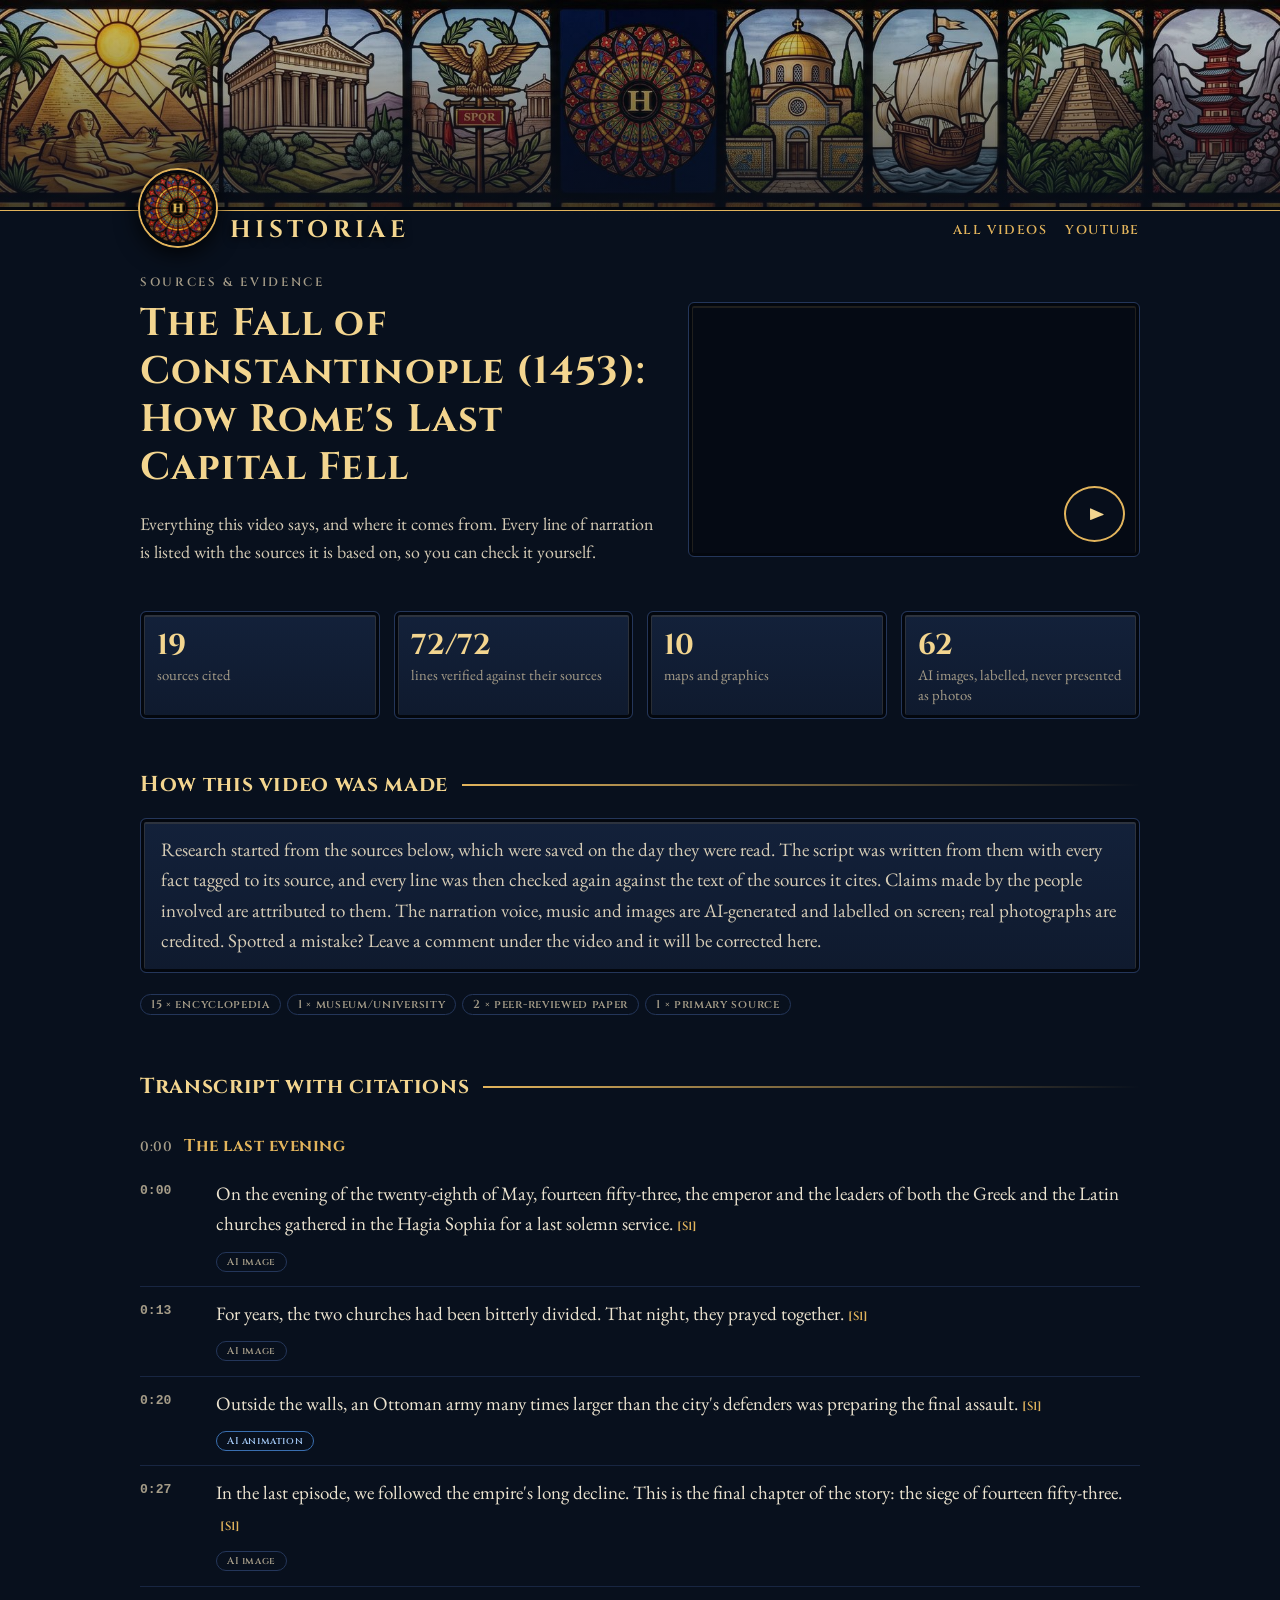
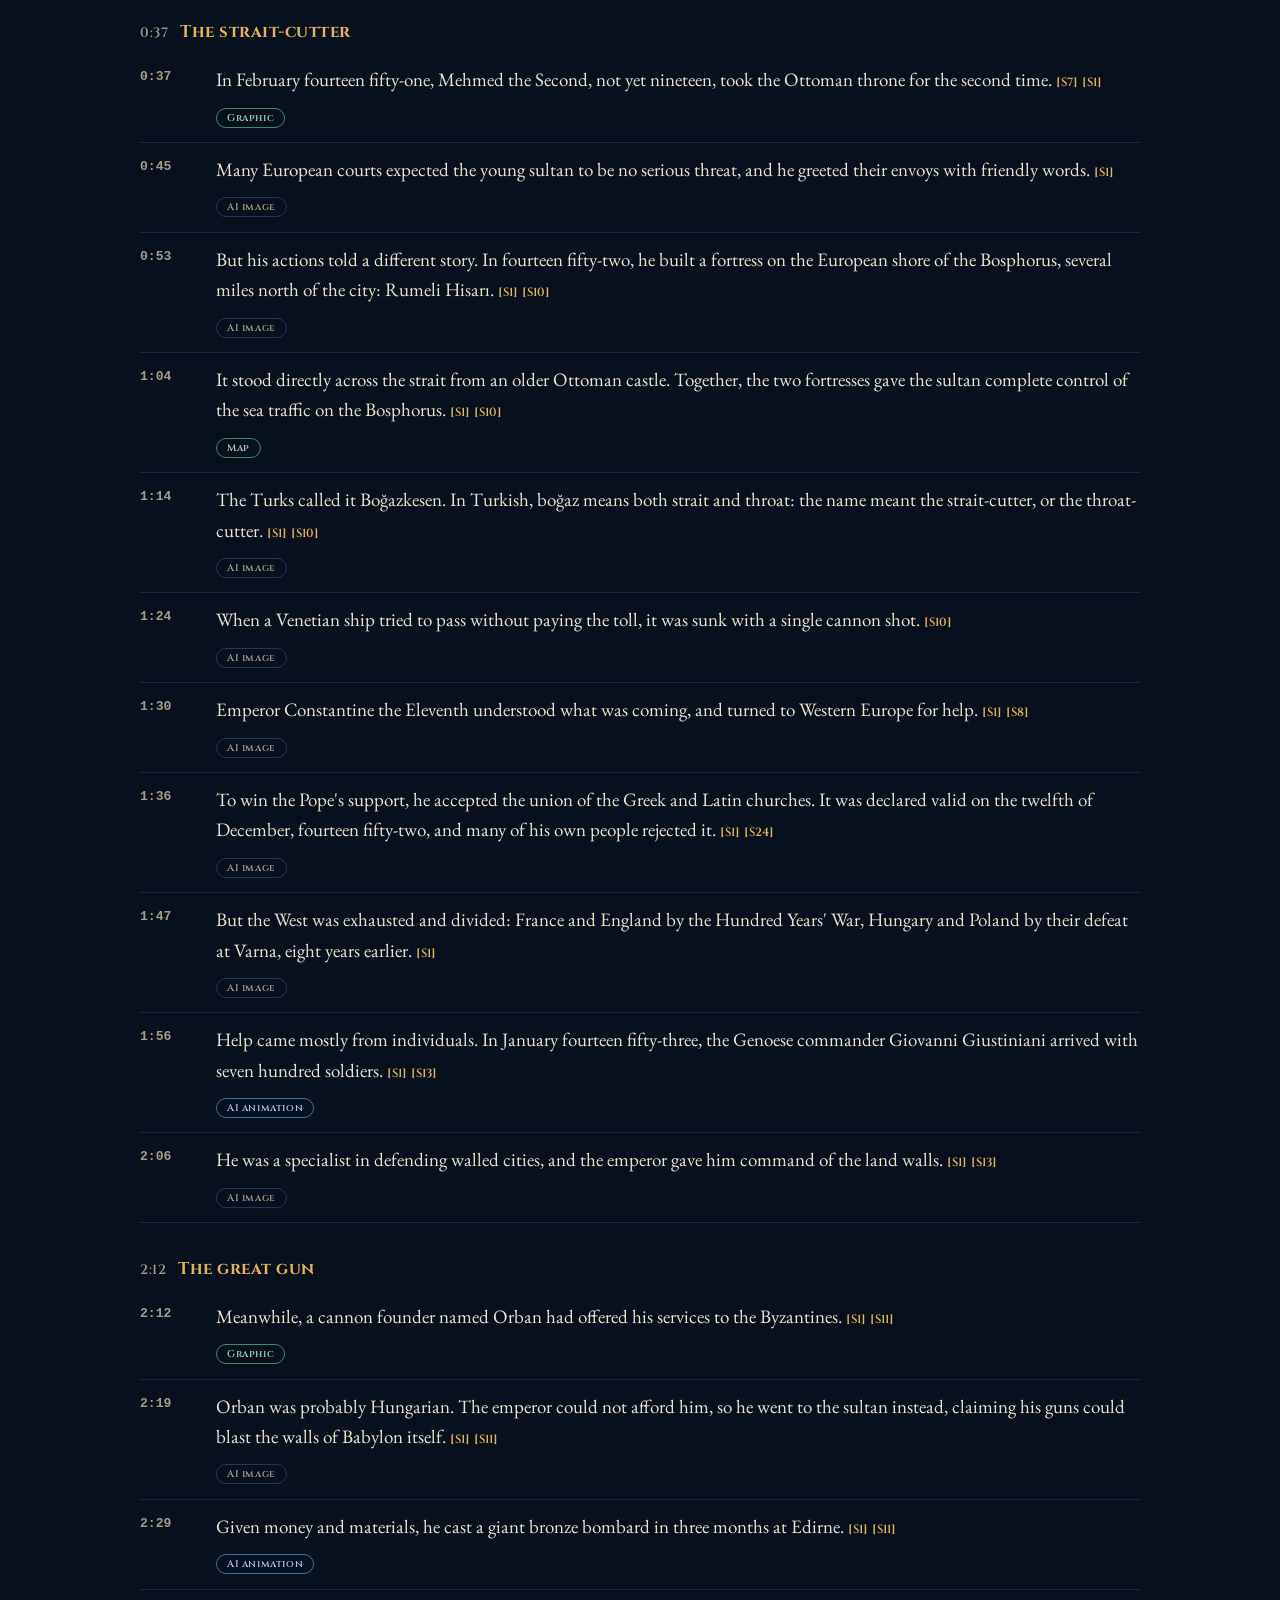
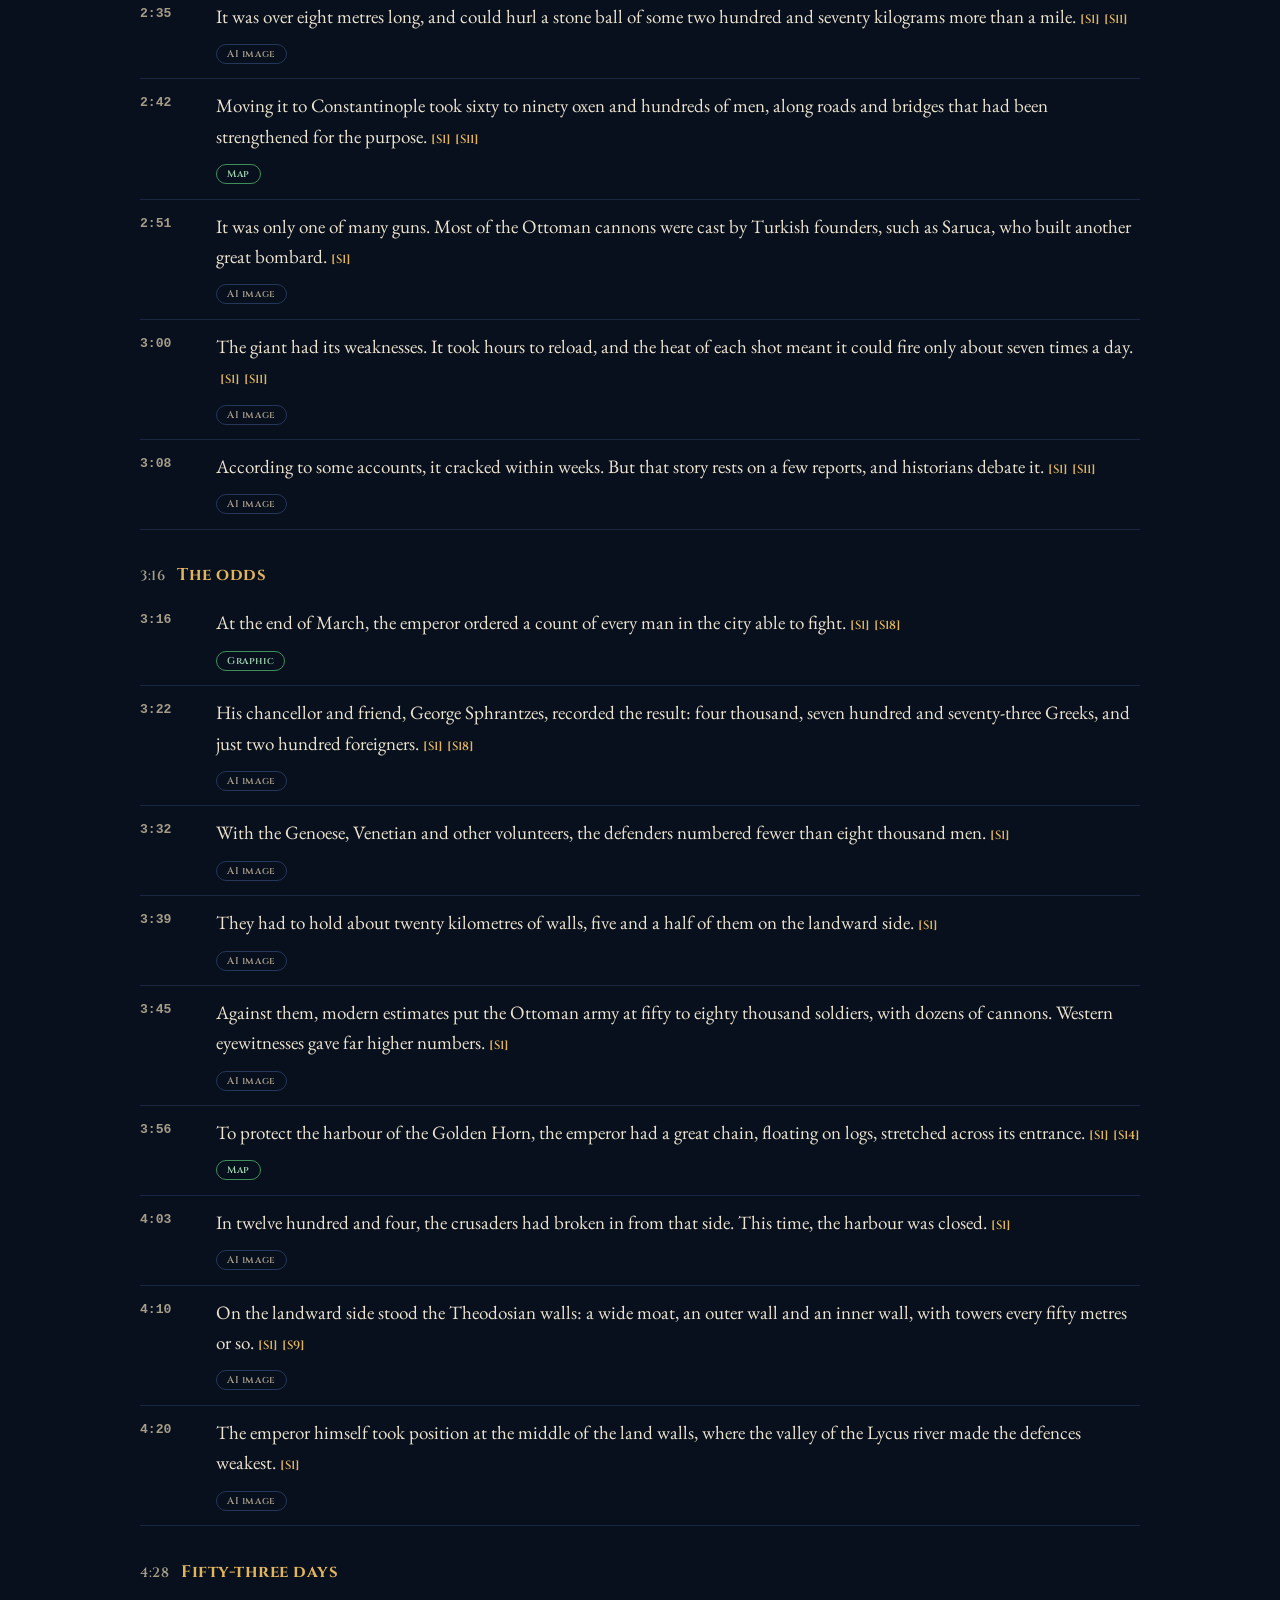
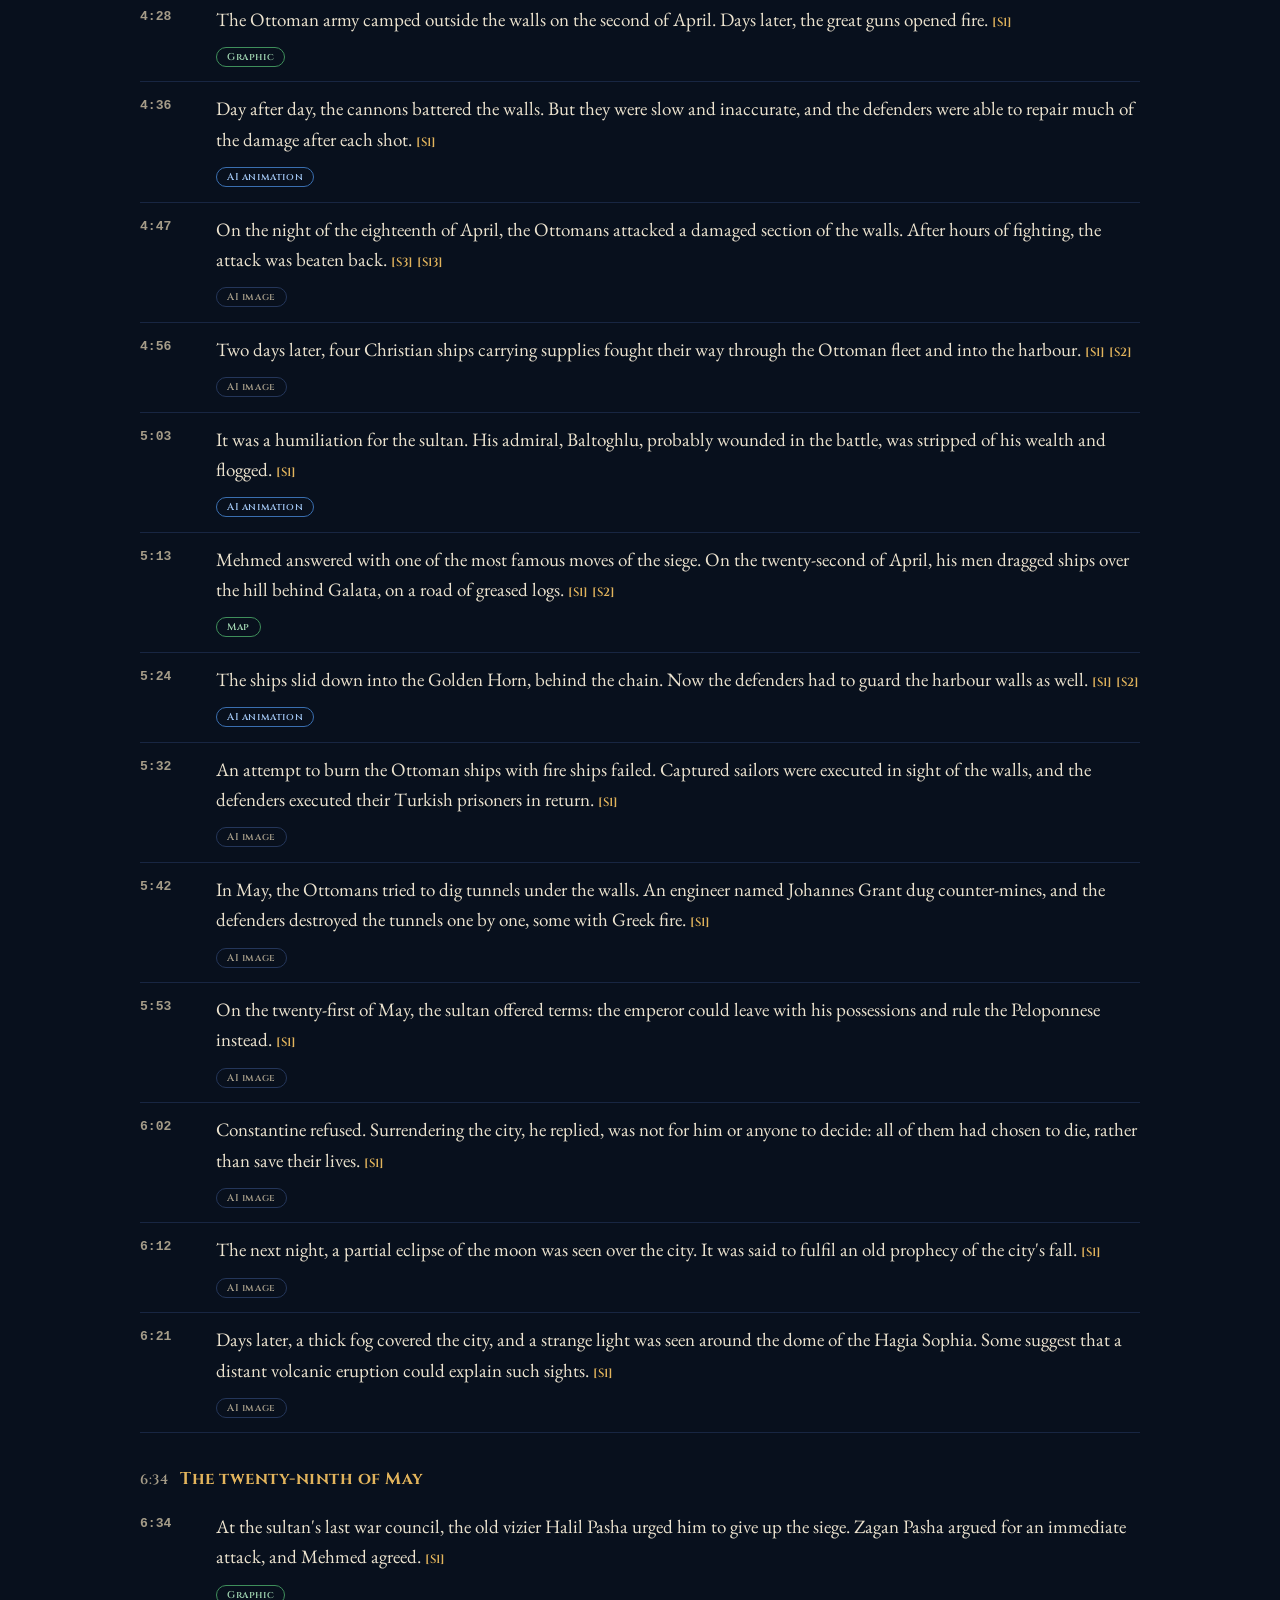
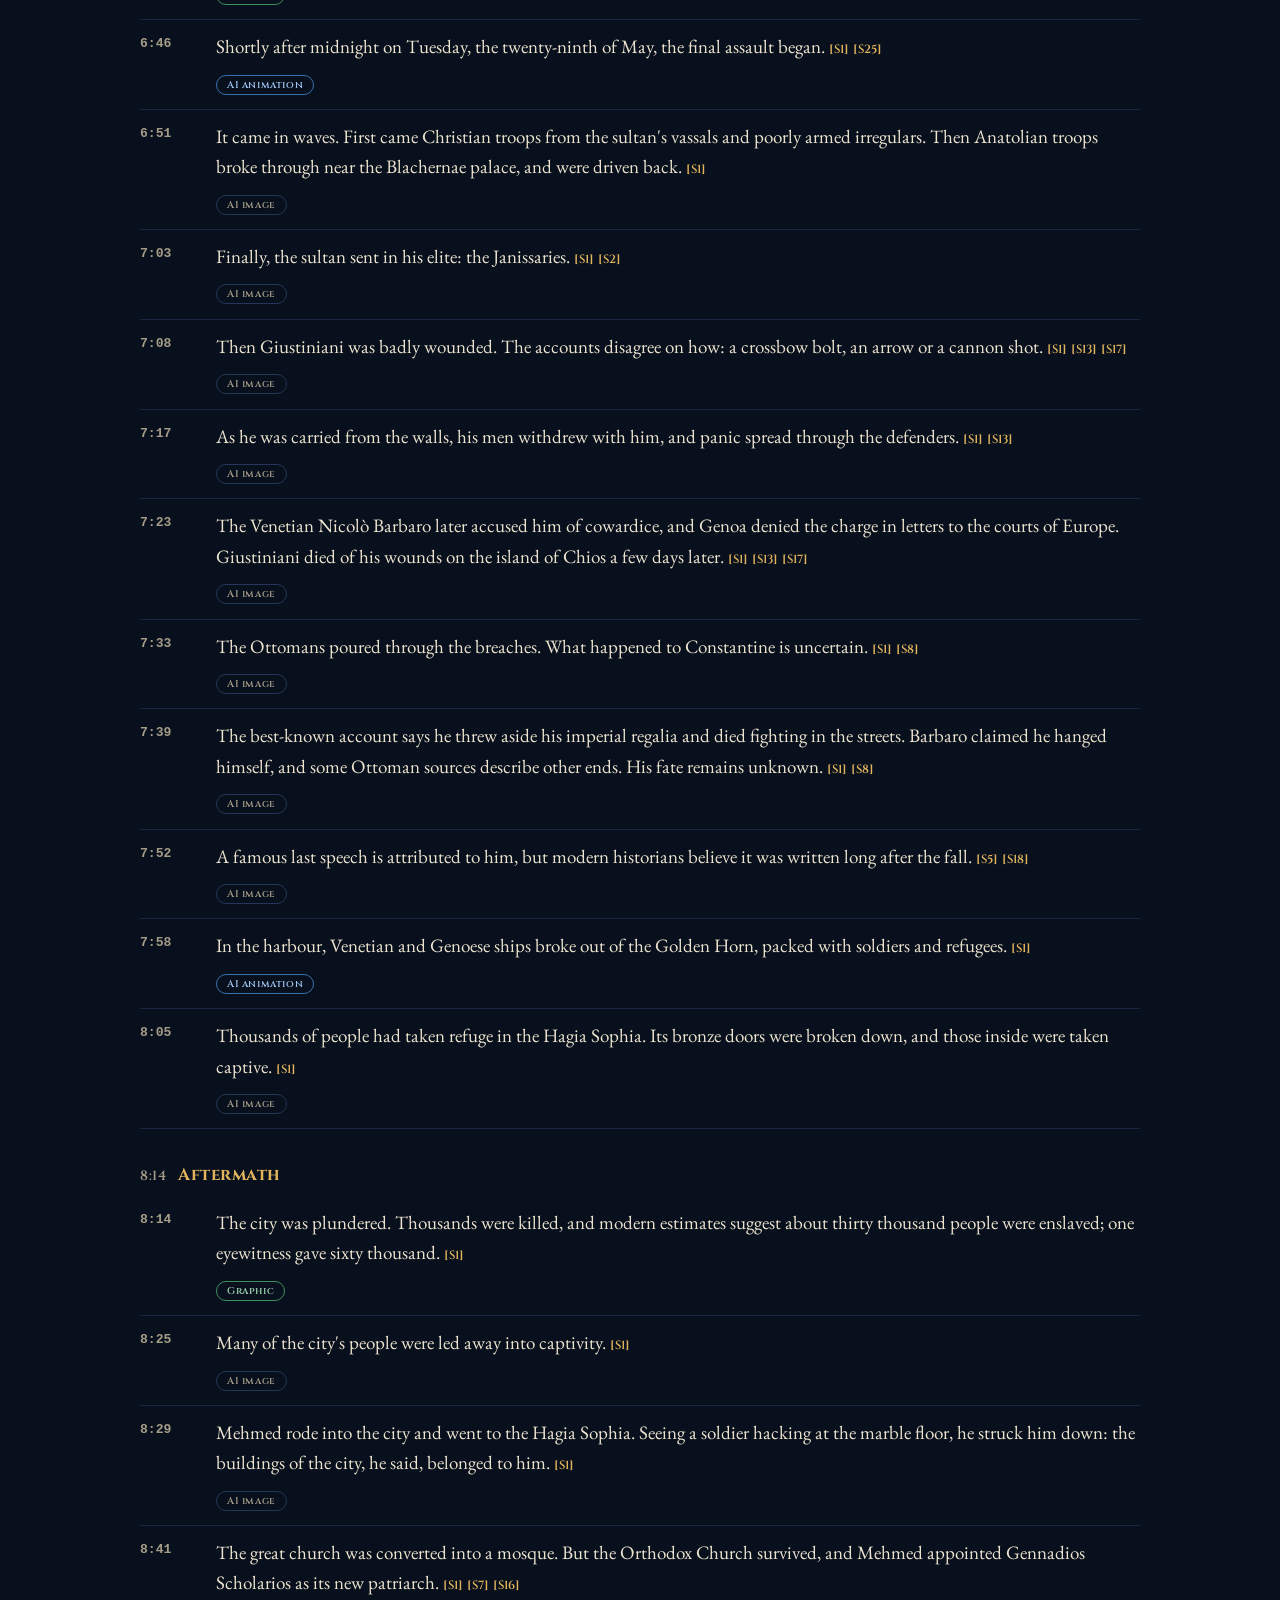
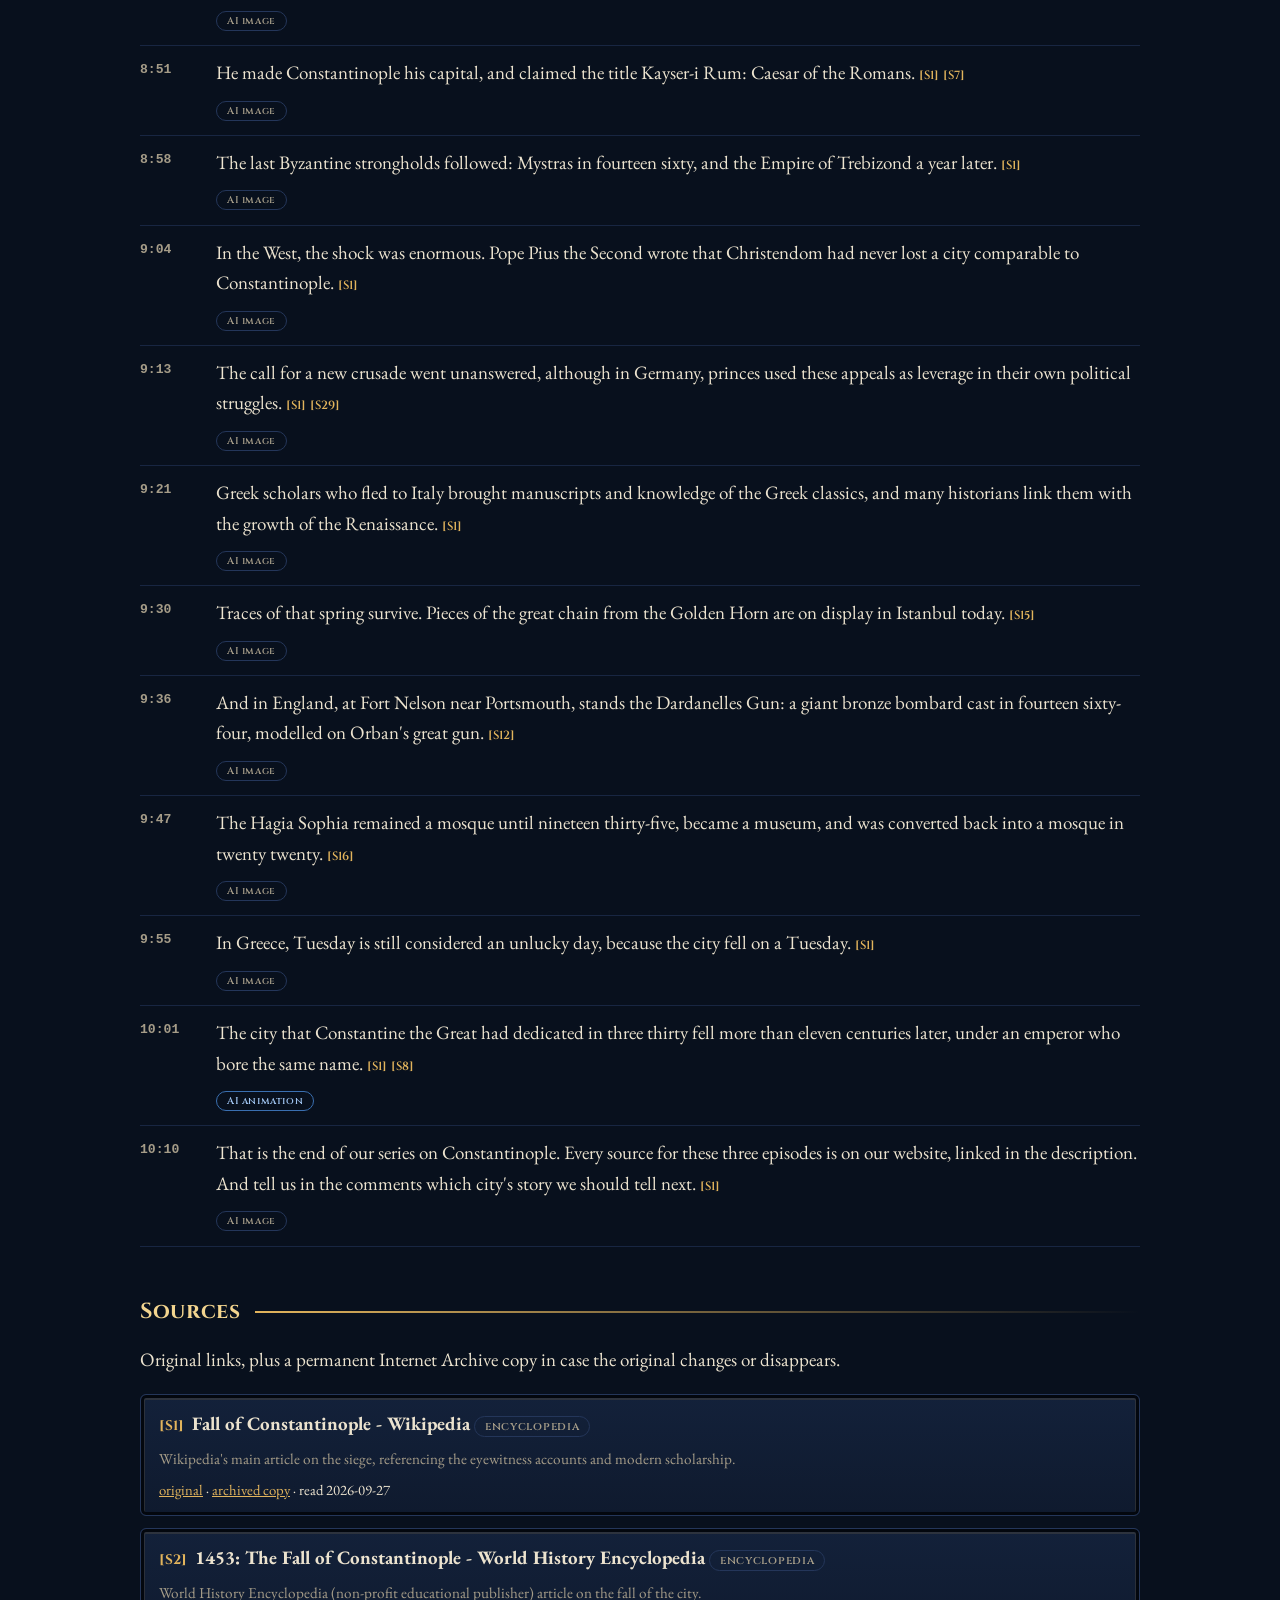
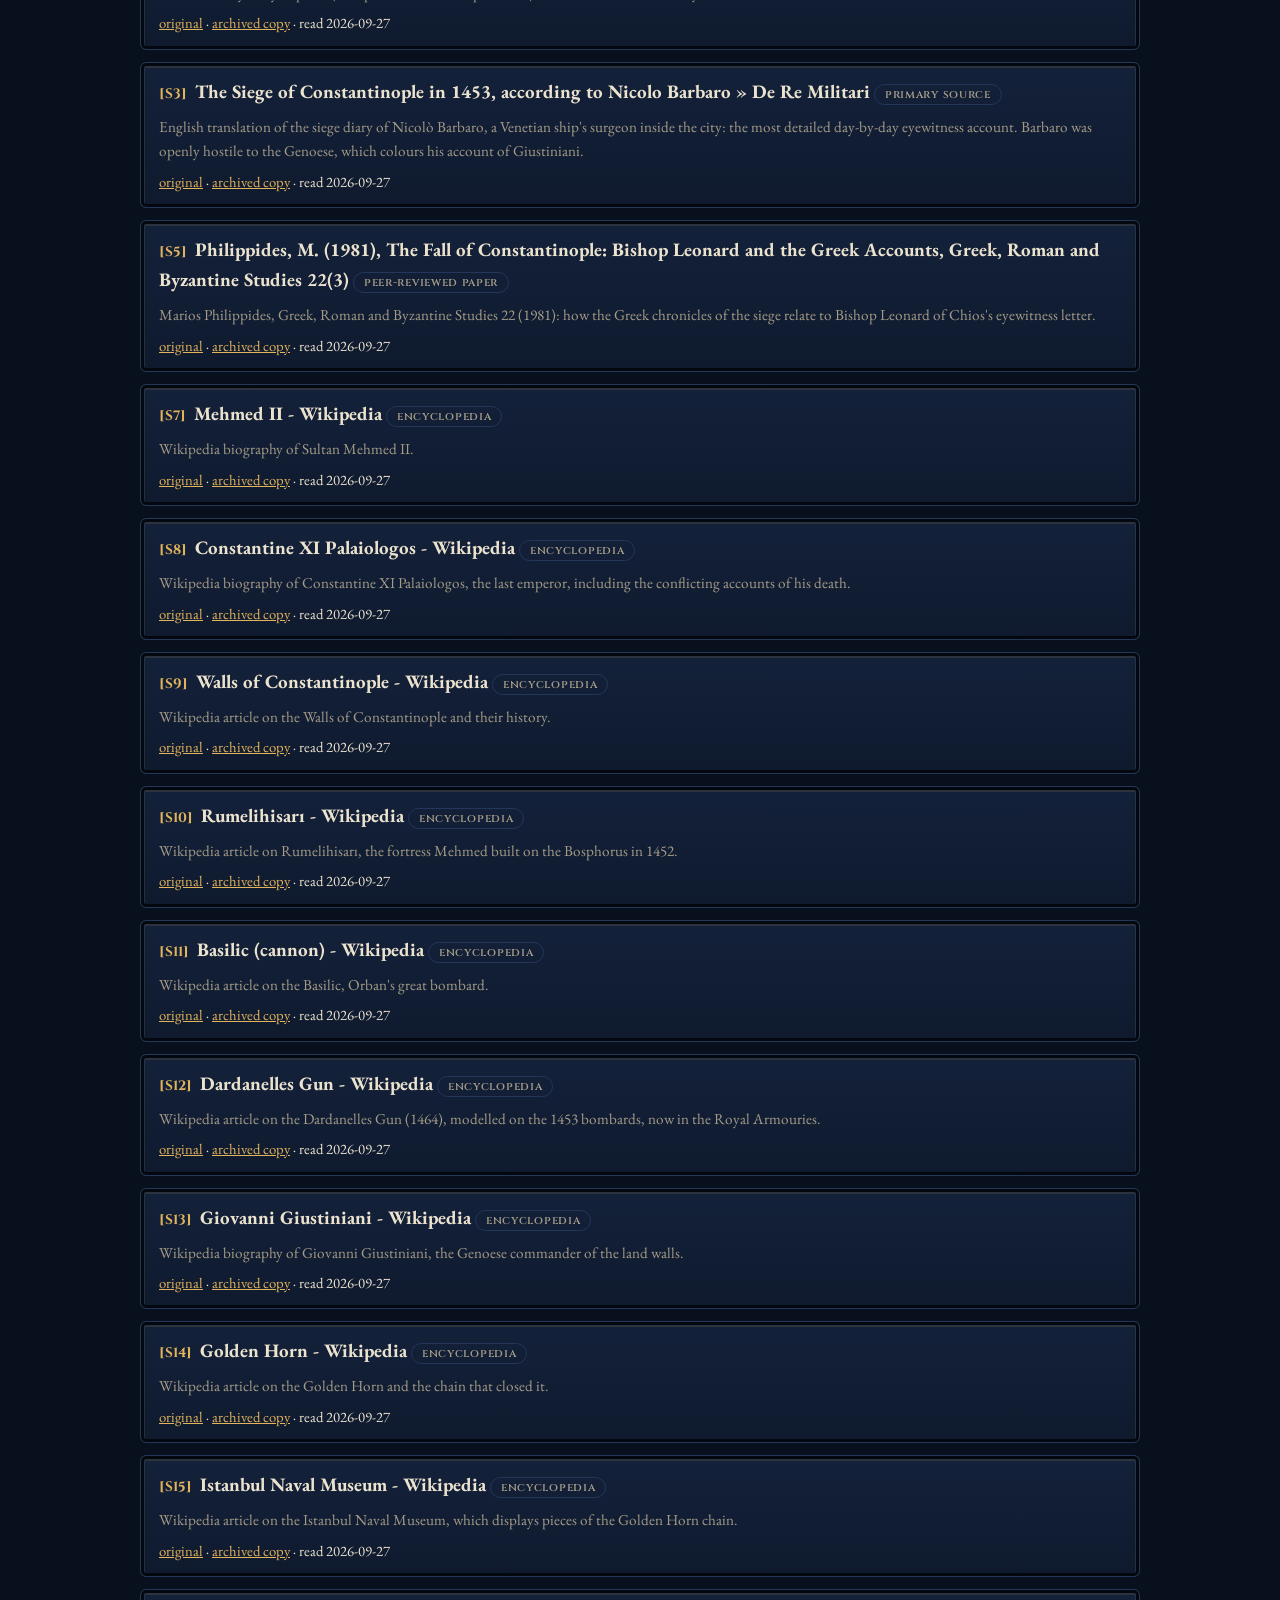
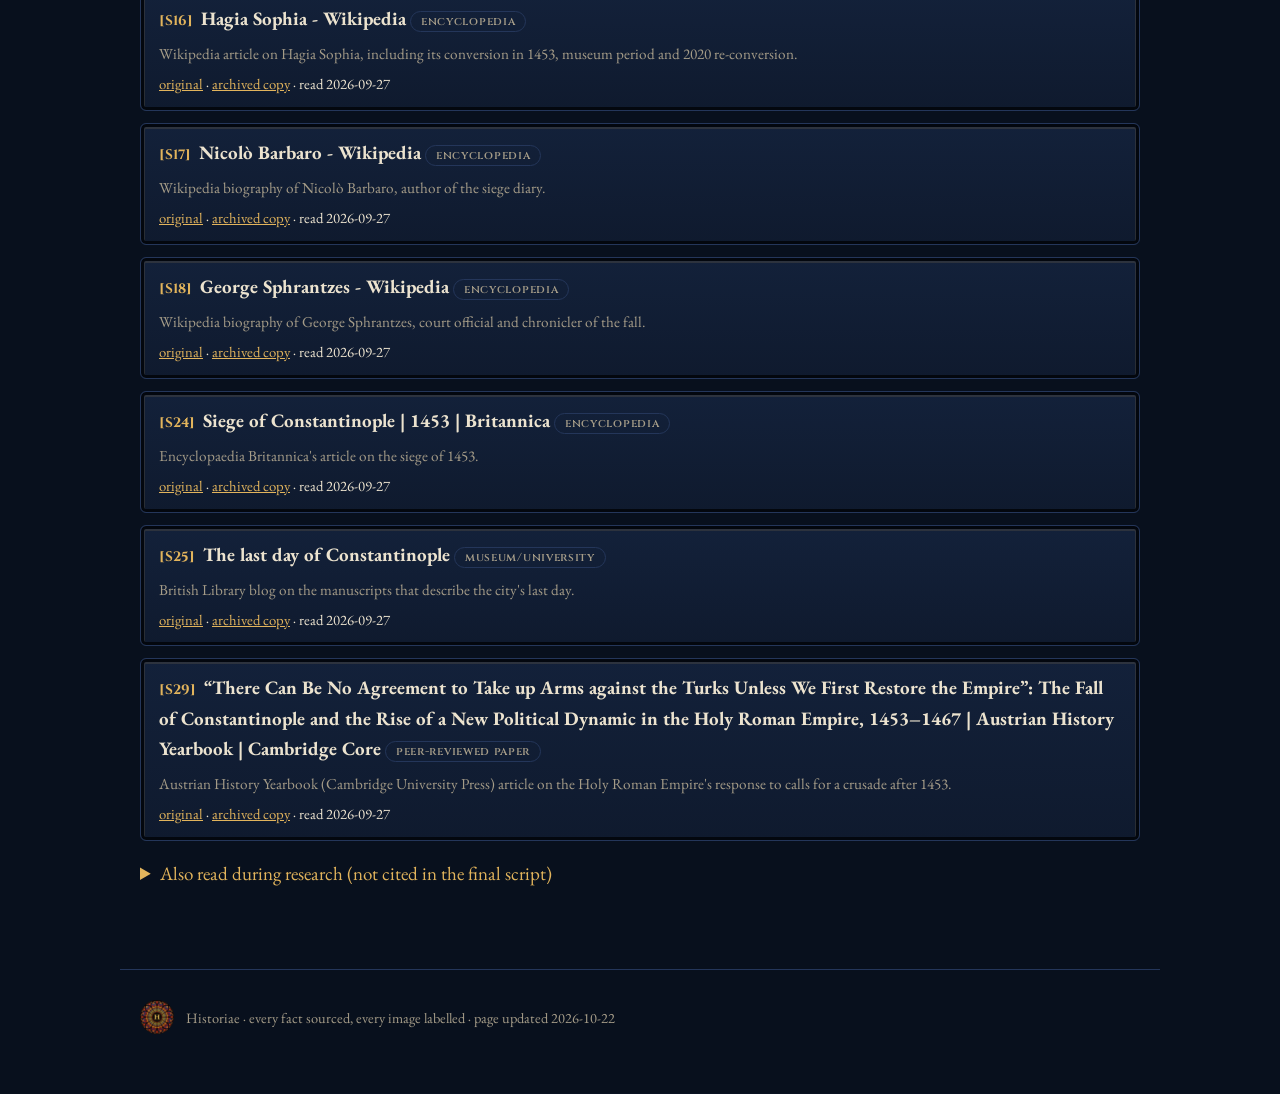
<file: constantinople-3-fall/index.html>
<!doctype html><html lang="en"><head><meta charset="utf-8"><meta name="viewport" content="width=device-width,initial-scale=1"><title>Sources: The Fall of Constantinople (1453): How Rome&#x27;s Last Capital Fell</title><meta name="description" content="Every source, a cited transcript and photo credits for the Historiae video: The Fall of Constantinople (1453): How Rome&#x27;s Last Capital Fell"><meta property="og:title" content="Sources: The Fall of Constantinople (1453): How Rome&#x27;s Last Capital Fell"><meta property="og:description" content="Every source, a cited transcript and photo credits for the Historiae video: The Fall of Constantinople (1453): How Rome&#x27;s Last Capital Fell"><meta property="og:image" content="https://i.ytimg.com/vi/hrNksgXD5qQ/maxresdefault.jpg"><meta name="theme-color" content="#08101d"><link rel="icon" href="../assets/favicon_64.png"><link rel="apple-touch-icon" href="../assets/apple_touch.png"><link rel="preconnect" href="https://fonts.googleapis.com"><link rel="preconnect" href="https://fonts.gstatic.com" crossorigin><link href="https://fonts.googleapis.com/css2?family=Cinzel:wght@600;700&family=EB+Garamond:ital,wght@0,400;0,500;0,600;1,400&display=swap" rel="stylesheet"><link rel="stylesheet" href="../assets/style.css"></head><body><div class="band"></div><div class="bar"><a class="brand" href="../"><img src="../assets/logo_160.png" alt=""><span>HISTORIAE</span></a><nav><a href="../">All videos</a><a href="https://www.youtube.com/@HistoriaeHistory">YouTube</a></nav></div><main><div class="hero"><div><p class="kicker">Sources &amp; evidence</p><h1>The Fall of Constantinople (1453): How Rome&#x27;s Last Capital Fell</h1><p class="lead">Everything this video says, and where it comes from. Every line of narration is listed with the sources it is based on, so you can check it yourself.</p></div><a class="watch pane" href="https://youtu.be/hrNksgXD5qQ" style="background-image:url(https://i.ytimg.com/vi/hrNksgXD5qQ/maxresdefault.jpg)" aria-label="Watch the video"></a></div><div class="stats"><div class="stat pane"><b>19</b><span>sources cited</span></div><div class="stat pane"><b>72/72</b><span>lines verified against their sources</span></div><div class="stat pane"><b>10</b><span>maps and graphics</span></div><div class="stat pane"><b>62</b><span>AI images, labelled, never presented as photos</span></div></div><h2>How this video was made</h2><div class="made pane">Research started from the sources below, which were saved on the day they were read. The script was written from them with every fact tagged to its source, and every line was then checked again against the text of the sources it cites. Claims made by the people involved are attributed to them. The narration voice, music and images are AI-generated and labelled on screen; real photographs are credited. Spotted a mistake? Leave a comment under the video and it will be corrected here.</div><p style="margin-top:14px"><span class="chip">15 × encyclopedia</span><span class="chip">1 × museum/university</span><span class="chip">2 × peer-reviewed paper</span><span class="chip">1 × primary source</span></p><h2>Transcript with citations</h2><h3 class="chapter"><a class="ts" href="https://www.youtube.com/watch?v=hrNksgXD5qQ&amp;t=0s">0:00</a><span>The last evening</span></h3><div class="line"><a class="ts" href="https://www.youtube.com/watch?v=hrNksgXD5qQ&amp;t=0s">0:00</a><div>On the evening of the twenty-eighth of May, fourteen fifty-three, the emperor and the leaders of both the Greek and the Latin churches gathered in the Hagia Sophia for a last solemn service.<a class="cite" href="#S1">[S1]</a><div class="vis"><span class="chip ">AI image</span></div></div></div><div class="line"><a class="ts" href="https://www.youtube.com/watch?v=hrNksgXD5qQ&amp;t=13s">0:13</a><div>For years, the two churches had been bitterly divided. That night, they prayed together.<a class="cite" href="#S1">[S1]</a><div class="vis"><span class="chip ">AI image</span></div></div></div><div class="line"><a class="ts" href="https://www.youtube.com/watch?v=hrNksgXD5qQ&amp;t=20s">0:20</a><div>Outside the walls, an Ottoman army many times larger than the city&#x27;s defenders was preparing the final assault.<a class="cite" href="#S1">[S1]</a><div class="vis"><span class="chip anim">AI animation</span></div></div></div><div class="line"><a class="ts" href="https://www.youtube.com/watch?v=hrNksgXD5qQ&amp;t=27s">0:27</a><div>In the last episode, we followed the empire&#x27;s long decline. This is the final chapter of the story: the siege of fourteen fifty-three.<a class="cite" href="#S1">[S1]</a><div class="vis"><span class="chip ">AI image</span></div></div></div><h3 class="chapter"><a class="ts" href="https://www.youtube.com/watch?v=hrNksgXD5qQ&amp;t=37s">0:37</a><span>The strait-cutter</span></h3><div class="line"><a class="ts" href="https://www.youtube.com/watch?v=hrNksgXD5qQ&amp;t=37s">0:37</a><div>In February fourteen fifty-one, Mehmed the Second, not yet nineteen, took the Ottoman throne for the second time.<a class="cite" href="#S7">[S7]</a><a class="cite" href="#S1">[S1]</a><div class="vis"><span class="chip graphic">Graphic</span></div></div></div><div class="line"><a class="ts" href="https://www.youtube.com/watch?v=hrNksgXD5qQ&amp;t=45s">0:45</a><div>Many European courts expected the young sultan to be no serious threat, and he greeted their envoys with friendly words.<a class="cite" href="#S1">[S1]</a><div class="vis"><span class="chip ">AI image</span></div></div></div><div class="line"><a class="ts" href="https://www.youtube.com/watch?v=hrNksgXD5qQ&amp;t=53s">0:53</a><div>But his actions told a different story. In fourteen fifty-two, he built a fortress on the European shore of the Bosphorus, several miles north of the city: Rumeli Hisarı.<a class="cite" href="#S1">[S1]</a><a class="cite" href="#S10">[S10]</a><div class="vis"><span class="chip ">AI image</span></div></div></div><div class="line"><a class="ts" href="https://www.youtube.com/watch?v=hrNksgXD5qQ&amp;t=64s">1:04</a><div>It stood directly across the strait from an older Ottoman castle. Together, the two fortresses gave the sultan complete control of the sea traffic on the Bosphorus.<a class="cite" href="#S1">[S1]</a><a class="cite" href="#S10">[S10]</a><div class="vis"><span class="chip graphic">Map</span></div></div></div><div class="line"><a class="ts" href="https://www.youtube.com/watch?v=hrNksgXD5qQ&amp;t=74s">1:14</a><div>The Turks called it Boğazkesen. In Turkish, boğaz means both strait and throat: the name meant the strait-cutter, or the throat-cutter.<a class="cite" href="#S1">[S1]</a><a class="cite" href="#S10">[S10]</a><div class="vis"><span class="chip ">AI image</span></div></div></div><div class="line"><a class="ts" href="https://www.youtube.com/watch?v=hrNksgXD5qQ&amp;t=84s">1:24</a><div>When a Venetian ship tried to pass without paying the toll, it was sunk with a single cannon shot.<a class="cite" href="#S10">[S10]</a><div class="vis"><span class="chip ">AI image</span></div></div></div><div class="line"><a class="ts" href="https://www.youtube.com/watch?v=hrNksgXD5qQ&amp;t=90s">1:30</a><div>Emperor Constantine the Eleventh understood what was coming, and turned to Western Europe for help.<a class="cite" href="#S1">[S1]</a><a class="cite" href="#S8">[S8]</a><div class="vis"><span class="chip ">AI image</span></div></div></div><div class="line"><a class="ts" href="https://www.youtube.com/watch?v=hrNksgXD5qQ&amp;t=96s">1:36</a><div>To win the Pope&#x27;s support, he accepted the union of the Greek and Latin churches. It was declared valid on the twelfth of December, fourteen fifty-two, and many of his own people rejected it.<a class="cite" href="#S1">[S1]</a><a class="cite" href="#S24">[S24]</a><div class="vis"><span class="chip ">AI image</span></div></div></div><div class="line"><a class="ts" href="https://www.youtube.com/watch?v=hrNksgXD5qQ&amp;t=107s">1:47</a><div>But the West was exhausted and divided: France and England by the Hundred Years&#x27; War, Hungary and Poland by their defeat at Varna, eight years earlier.<a class="cite" href="#S1">[S1]</a><div class="vis"><span class="chip ">AI image</span></div></div></div><div class="line"><a class="ts" href="https://www.youtube.com/watch?v=hrNksgXD5qQ&amp;t=116s">1:56</a><div>Help came mostly from individuals. In January fourteen fifty-three, the Genoese commander Giovanni Giustiniani arrived with seven hundred soldiers.<a class="cite" href="#S1">[S1]</a><a class="cite" href="#S13">[S13]</a><div class="vis"><span class="chip anim">AI animation</span></div></div></div><div class="line"><a class="ts" href="https://www.youtube.com/watch?v=hrNksgXD5qQ&amp;t=126s">2:06</a><div>He was a specialist in defending walled cities, and the emperor gave him command of the land walls.<a class="cite" href="#S1">[S1]</a><a class="cite" href="#S13">[S13]</a><div class="vis"><span class="chip ">AI image</span></div></div></div><h3 class="chapter"><a class="ts" href="https://www.youtube.com/watch?v=hrNksgXD5qQ&amp;t=132s">2:12</a><span>The great gun</span></h3><div class="line"><a class="ts" href="https://www.youtube.com/watch?v=hrNksgXD5qQ&amp;t=132s">2:12</a><div>Meanwhile, a cannon founder named Orban had offered his services to the Byzantines.<a class="cite" href="#S1">[S1]</a><a class="cite" href="#S11">[S11]</a><div class="vis"><span class="chip graphic">Graphic</span></div></div></div><div class="line"><a class="ts" href="https://www.youtube.com/watch?v=hrNksgXD5qQ&amp;t=139s">2:19</a><div>Orban was probably Hungarian. The emperor could not afford him, so he went to the sultan instead, claiming his guns could blast the walls of Babylon itself.<a class="cite" href="#S1">[S1]</a><a class="cite" href="#S11">[S11]</a><div class="vis"><span class="chip ">AI image</span></div></div></div><div class="line"><a class="ts" href="https://www.youtube.com/watch?v=hrNksgXD5qQ&amp;t=149s">2:29</a><div>Given money and materials, he cast a giant bronze bombard in three months at Edirne.<a class="cite" href="#S1">[S1]</a><a class="cite" href="#S11">[S11]</a><div class="vis"><span class="chip anim">AI animation</span></div></div></div><div class="line"><a class="ts" href="https://www.youtube.com/watch?v=hrNksgXD5qQ&amp;t=155s">2:35</a><div>It was over eight metres long, and could hurl a stone ball of some two hundred and seventy kilograms more than a mile.<a class="cite" href="#S1">[S1]</a><a class="cite" href="#S11">[S11]</a><div class="vis"><span class="chip ">AI image</span></div></div></div><div class="line"><a class="ts" href="https://www.youtube.com/watch?v=hrNksgXD5qQ&amp;t=162s">2:42</a><div>Moving it to Constantinople took sixty to ninety oxen and hundreds of men, along roads and bridges that had been strengthened for the purpose.<a class="cite" href="#S1">[S1]</a><a class="cite" href="#S11">[S11]</a><div class="vis"><span class="chip graphic">Map</span></div></div></div><div class="line"><a class="ts" href="https://www.youtube.com/watch?v=hrNksgXD5qQ&amp;t=171s">2:51</a><div>It was only one of many guns. Most of the Ottoman cannons were cast by Turkish founders, such as Saruca, who built another great bombard.<a class="cite" href="#S1">[S1]</a><div class="vis"><span class="chip ">AI image</span></div></div></div><div class="line"><a class="ts" href="https://www.youtube.com/watch?v=hrNksgXD5qQ&amp;t=180s">3:00</a><div>The giant had its weaknesses. It took hours to reload, and the heat of each shot meant it could fire only about seven times a day.<a class="cite" href="#S1">[S1]</a><a class="cite" href="#S11">[S11]</a><div class="vis"><span class="chip ">AI image</span></div></div></div><div class="line"><a class="ts" href="https://www.youtube.com/watch?v=hrNksgXD5qQ&amp;t=188s">3:08</a><div>According to some accounts, it cracked within weeks. But that story rests on a few reports, and historians debate it.<a class="cite" href="#S1">[S1]</a><a class="cite" href="#S11">[S11]</a><div class="vis"><span class="chip ">AI image</span></div></div></div><h3 class="chapter"><a class="ts" href="https://www.youtube.com/watch?v=hrNksgXD5qQ&amp;t=196s">3:16</a><span>The odds</span></h3><div class="line"><a class="ts" href="https://www.youtube.com/watch?v=hrNksgXD5qQ&amp;t=196s">3:16</a><div>At the end of March, the emperor ordered a count of every man in the city able to fight.<a class="cite" href="#S1">[S1]</a><a class="cite" href="#S18">[S18]</a><div class="vis"><span class="chip graphic">Graphic</span></div></div></div><div class="line"><a class="ts" href="https://www.youtube.com/watch?v=hrNksgXD5qQ&amp;t=202s">3:22</a><div>His chancellor and friend, George Sphrantzes, recorded the result: four thousand, seven hundred and seventy-three Greeks, and just two hundred foreigners.<a class="cite" href="#S1">[S1]</a><a class="cite" href="#S18">[S18]</a><div class="vis"><span class="chip ">AI image</span></div></div></div><div class="line"><a class="ts" href="https://www.youtube.com/watch?v=hrNksgXD5qQ&amp;t=212s">3:32</a><div>With the Genoese, Venetian and other volunteers, the defenders numbered fewer than eight thousand men.<a class="cite" href="#S1">[S1]</a><div class="vis"><span class="chip ">AI image</span></div></div></div><div class="line"><a class="ts" href="https://www.youtube.com/watch?v=hrNksgXD5qQ&amp;t=219s">3:39</a><div>They had to hold about twenty kilometres of walls, five and a half of them on the landward side.<a class="cite" href="#S1">[S1]</a><div class="vis"><span class="chip ">AI image</span></div></div></div><div class="line"><a class="ts" href="https://www.youtube.com/watch?v=hrNksgXD5qQ&amp;t=225s">3:45</a><div>Against them, modern estimates put the Ottoman army at fifty to eighty thousand soldiers, with dozens of cannons. Western eyewitnesses gave far higher numbers.<a class="cite" href="#S1">[S1]</a><div class="vis"><span class="chip ">AI image</span></div></div></div><div class="line"><a class="ts" href="https://www.youtube.com/watch?v=hrNksgXD5qQ&amp;t=236s">3:56</a><div>To protect the harbour of the Golden Horn, the emperor had a great chain, floating on logs, stretched across its entrance.<a class="cite" href="#S1">[S1]</a><a class="cite" href="#S14">[S14]</a><div class="vis"><span class="chip graphic">Map</span></div></div></div><div class="line"><a class="ts" href="https://www.youtube.com/watch?v=hrNksgXD5qQ&amp;t=243s">4:03</a><div>In twelve hundred and four, the crusaders had broken in from that side. This time, the harbour was closed.<a class="cite" href="#S1">[S1]</a><div class="vis"><span class="chip ">AI image</span></div></div></div><div class="line"><a class="ts" href="https://www.youtube.com/watch?v=hrNksgXD5qQ&amp;t=250s">4:10</a><div>On the landward side stood the Theodosian walls: a wide moat, an outer wall and an inner wall, with towers every fifty metres or so.<a class="cite" href="#S1">[S1]</a><a class="cite" href="#S9">[S9]</a><div class="vis"><span class="chip ">AI image</span></div></div></div><div class="line"><a class="ts" href="https://www.youtube.com/watch?v=hrNksgXD5qQ&amp;t=260s">4:20</a><div>The emperor himself took position at the middle of the land walls, where the valley of the Lycus river made the defences weakest.<a class="cite" href="#S1">[S1]</a><div class="vis"><span class="chip ">AI image</span></div></div></div><h3 class="chapter"><a class="ts" href="https://www.youtube.com/watch?v=hrNksgXD5qQ&amp;t=268s">4:28</a><span>Fifty-three days</span></h3><div class="line"><a class="ts" href="https://www.youtube.com/watch?v=hrNksgXD5qQ&amp;t=268s">4:28</a><div>The Ottoman army camped outside the walls on the second of April. Days later, the great guns opened fire.<a class="cite" href="#S1">[S1]</a><div class="vis"><span class="chip graphic">Graphic</span></div></div></div><div class="line"><a class="ts" href="https://www.youtube.com/watch?v=hrNksgXD5qQ&amp;t=276s">4:36</a><div>Day after day, the cannons battered the walls. But they were slow and inaccurate, and the defenders were able to repair much of the damage after each shot.<a class="cite" href="#S1">[S1]</a><div class="vis"><span class="chip anim">AI animation</span></div></div></div><div class="line"><a class="ts" href="https://www.youtube.com/watch?v=hrNksgXD5qQ&amp;t=287s">4:47</a><div>On the night of the eighteenth of April, the Ottomans attacked a damaged section of the walls. After hours of fighting, the attack was beaten back.<a class="cite" href="#S3">[S3]</a><a class="cite" href="#S13">[S13]</a><div class="vis"><span class="chip ">AI image</span></div></div></div><div class="line"><a class="ts" href="https://www.youtube.com/watch?v=hrNksgXD5qQ&amp;t=296s">4:56</a><div>Two days later, four Christian ships carrying supplies fought their way through the Ottoman fleet and into the harbour.<a class="cite" href="#S1">[S1]</a><a class="cite" href="#S2">[S2]</a><div class="vis"><span class="chip ">AI image</span></div></div></div><div class="line"><a class="ts" href="https://www.youtube.com/watch?v=hrNksgXD5qQ&amp;t=303s">5:03</a><div>It was a humiliation for the sultan. His admiral, Baltoghlu, probably wounded in the battle, was stripped of his wealth and flogged.<a class="cite" href="#S1">[S1]</a><div class="vis"><span class="chip anim">AI animation</span></div></div></div><div class="line"><a class="ts" href="https://www.youtube.com/watch?v=hrNksgXD5qQ&amp;t=313s">5:13</a><div>Mehmed answered with one of the most famous moves of the siege. On the twenty-second of April, his men dragged ships over the hill behind Galata, on a road of greased logs.<a class="cite" href="#S1">[S1]</a><a class="cite" href="#S2">[S2]</a><div class="vis"><span class="chip graphic">Map</span></div></div></div><div class="line"><a class="ts" href="https://www.youtube.com/watch?v=hrNksgXD5qQ&amp;t=324s">5:24</a><div>The ships slid down into the Golden Horn, behind the chain. Now the defenders had to guard the harbour walls as well.<a class="cite" href="#S1">[S1]</a><a class="cite" href="#S2">[S2]</a><div class="vis"><span class="chip anim">AI animation</span></div></div></div><div class="line"><a class="ts" href="https://www.youtube.com/watch?v=hrNksgXD5qQ&amp;t=332s">5:32</a><div>An attempt to burn the Ottoman ships with fire ships failed. Captured sailors were executed in sight of the walls, and the defenders executed their Turkish prisoners in return.<a class="cite" href="#S1">[S1]</a><div class="vis"><span class="chip ">AI image</span></div></div></div><div class="line"><a class="ts" href="https://www.youtube.com/watch?v=hrNksgXD5qQ&amp;t=342s">5:42</a><div>In May, the Ottomans tried to dig tunnels under the walls. An engineer named Johannes Grant dug counter-mines, and the defenders destroyed the tunnels one by one, some with Greek fire.<a class="cite" href="#S1">[S1]</a><div class="vis"><span class="chip ">AI image</span></div></div></div><div class="line"><a class="ts" href="https://www.youtube.com/watch?v=hrNksgXD5qQ&amp;t=353s">5:53</a><div>On the twenty-first of May, the sultan offered terms: the emperor could leave with his possessions and rule the Peloponnese instead.<a class="cite" href="#S1">[S1]</a><div class="vis"><span class="chip ">AI image</span></div></div></div><div class="line"><a class="ts" href="https://www.youtube.com/watch?v=hrNksgXD5qQ&amp;t=362s">6:02</a><div>Constantine refused. Surrendering the city, he replied, was not for him or anyone to decide: all of them had chosen to die, rather than save their lives.<a class="cite" href="#S1">[S1]</a><div class="vis"><span class="chip ">AI image</span></div></div></div><div class="line"><a class="ts" href="https://www.youtube.com/watch?v=hrNksgXD5qQ&amp;t=372s">6:12</a><div>The next night, a partial eclipse of the moon was seen over the city. It was said to fulfil an old prophecy of the city&#x27;s fall.<a class="cite" href="#S1">[S1]</a><div class="vis"><span class="chip ">AI image</span></div></div></div><div class="line"><a class="ts" href="https://www.youtube.com/watch?v=hrNksgXD5qQ&amp;t=381s">6:21</a><div>Days later, a thick fog covered the city, and a strange light was seen around the dome of the Hagia Sophia. Some suggest that a distant volcanic eruption could explain such sights.<a class="cite" href="#S1">[S1]</a><div class="vis"><span class="chip ">AI image</span></div></div></div><h3 class="chapter"><a class="ts" href="https://www.youtube.com/watch?v=hrNksgXD5qQ&amp;t=394s">6:34</a><span>The twenty-ninth of May</span></h3><div class="line"><a class="ts" href="https://www.youtube.com/watch?v=hrNksgXD5qQ&amp;t=394s">6:34</a><div>At the sultan&#x27;s last war council, the old vizier Halil Pasha urged him to give up the siege. Zagan Pasha argued for an immediate attack, and Mehmed agreed.<a class="cite" href="#S1">[S1]</a><div class="vis"><span class="chip graphic">Graphic</span></div></div></div><div class="line"><a class="ts" href="https://www.youtube.com/watch?v=hrNksgXD5qQ&amp;t=406s">6:46</a><div>Shortly after midnight on Tuesday, the twenty-ninth of May, the final assault began.<a class="cite" href="#S1">[S1]</a><a class="cite" href="#S25">[S25]</a><div class="vis"><span class="chip anim">AI animation</span></div></div></div><div class="line"><a class="ts" href="https://www.youtube.com/watch?v=hrNksgXD5qQ&amp;t=411s">6:51</a><div>It came in waves. First came Christian troops from the sultan&#x27;s vassals and poorly armed irregulars. Then Anatolian troops broke through near the Blachernae palace, and were driven back.<a class="cite" href="#S1">[S1]</a><div class="vis"><span class="chip ">AI image</span></div></div></div><div class="line"><a class="ts" href="https://www.youtube.com/watch?v=hrNksgXD5qQ&amp;t=423s">7:03</a><div>Finally, the sultan sent in his elite: the Janissaries.<a class="cite" href="#S1">[S1]</a><a class="cite" href="#S2">[S2]</a><div class="vis"><span class="chip ">AI image</span></div></div></div><div class="line"><a class="ts" href="https://www.youtube.com/watch?v=hrNksgXD5qQ&amp;t=428s">7:08</a><div>Then Giustiniani was badly wounded. The accounts disagree on how: a crossbow bolt, an arrow or a cannon shot.<a class="cite" href="#S1">[S1]</a><a class="cite" href="#S13">[S13]</a><a class="cite" href="#S17">[S17]</a><div class="vis"><span class="chip ">AI image</span></div></div></div><div class="line"><a class="ts" href="https://www.youtube.com/watch?v=hrNksgXD5qQ&amp;t=437s">7:17</a><div>As he was carried from the walls, his men withdrew with him, and panic spread through the defenders.<a class="cite" href="#S1">[S1]</a><a class="cite" href="#S13">[S13]</a><div class="vis"><span class="chip ">AI image</span></div></div></div><div class="line"><a class="ts" href="https://www.youtube.com/watch?v=hrNksgXD5qQ&amp;t=443s">7:23</a><div>The Venetian Nicolò Barbaro later accused him of cowardice, and Genoa denied the charge in letters to the courts of Europe. Giustiniani died of his wounds on the island of Chios a few days later.<a class="cite" href="#S1">[S1]</a><a class="cite" href="#S13">[S13]</a><a class="cite" href="#S17">[S17]</a><div class="vis"><span class="chip ">AI image</span></div></div></div><div class="line"><a class="ts" href="https://www.youtube.com/watch?v=hrNksgXD5qQ&amp;t=453s">7:33</a><div>The Ottomans poured through the breaches. What happened to Constantine is uncertain.<a class="cite" href="#S1">[S1]</a><a class="cite" href="#S8">[S8]</a><div class="vis"><span class="chip ">AI image</span></div></div></div><div class="line"><a class="ts" href="https://www.youtube.com/watch?v=hrNksgXD5qQ&amp;t=459s">7:39</a><div>The best-known account says he threw aside his imperial regalia and died fighting in the streets. Barbaro claimed he hanged himself, and some Ottoman sources describe other ends. His fate remains unknown.<a class="cite" href="#S1">[S1]</a><a class="cite" href="#S8">[S8]</a><div class="vis"><span class="chip ">AI image</span></div></div></div><div class="line"><a class="ts" href="https://www.youtube.com/watch?v=hrNksgXD5qQ&amp;t=472s">7:52</a><div>A famous last speech is attributed to him, but modern historians believe it was written long after the fall.<a class="cite" href="#S5">[S5]</a><a class="cite" href="#S18">[S18]</a><div class="vis"><span class="chip ">AI image</span></div></div></div><div class="line"><a class="ts" href="https://www.youtube.com/watch?v=hrNksgXD5qQ&amp;t=478s">7:58</a><div>In the harbour, Venetian and Genoese ships broke out of the Golden Horn, packed with soldiers and refugees.<a class="cite" href="#S1">[S1]</a><div class="vis"><span class="chip anim">AI animation</span></div></div></div><div class="line"><a class="ts" href="https://www.youtube.com/watch?v=hrNksgXD5qQ&amp;t=485s">8:05</a><div>Thousands of people had taken refuge in the Hagia Sophia. Its bronze doors were broken down, and those inside were taken captive.<a class="cite" href="#S1">[S1]</a><div class="vis"><span class="chip ">AI image</span></div></div></div><h3 class="chapter"><a class="ts" href="https://www.youtube.com/watch?v=hrNksgXD5qQ&amp;t=494s">8:14</a><span>Aftermath</span></h3><div class="line"><a class="ts" href="https://www.youtube.com/watch?v=hrNksgXD5qQ&amp;t=494s">8:14</a><div>The city was plundered. Thousands were killed, and modern estimates suggest about thirty thousand people were enslaved; one eyewitness gave sixty thousand.<a class="cite" href="#S1">[S1]</a><div class="vis"><span class="chip graphic">Graphic</span></div></div></div><div class="line"><a class="ts" href="https://www.youtube.com/watch?v=hrNksgXD5qQ&amp;t=505s">8:25</a><div>Many of the city&#x27;s people were led away into captivity.<a class="cite" href="#S1">[S1]</a><div class="vis"><span class="chip ">AI image</span></div></div></div><div class="line"><a class="ts" href="https://www.youtube.com/watch?v=hrNksgXD5qQ&amp;t=509s">8:29</a><div>Mehmed rode into the city and went to the Hagia Sophia. Seeing a soldier hacking at the marble floor, he struck him down: the buildings of the city, he said, belonged to him.<a class="cite" href="#S1">[S1]</a><div class="vis"><span class="chip ">AI image</span></div></div></div><div class="line"><a class="ts" href="https://www.youtube.com/watch?v=hrNksgXD5qQ&amp;t=521s">8:41</a><div>The great church was converted into a mosque. But the Orthodox Church survived, and Mehmed appointed Gennadios Scholarios as its new patriarch.<a class="cite" href="#S1">[S1]</a><a class="cite" href="#S7">[S7]</a><a class="cite" href="#S16">[S16]</a><div class="vis"><span class="chip ">AI image</span></div></div></div><div class="line"><a class="ts" href="https://www.youtube.com/watch?v=hrNksgXD5qQ&amp;t=531s">8:51</a><div>He made Constantinople his capital, and claimed the title Kayser-i Rum: Caesar of the Romans.<a class="cite" href="#S1">[S1]</a><a class="cite" href="#S7">[S7]</a><div class="vis"><span class="chip ">AI image</span></div></div></div><div class="line"><a class="ts" href="https://www.youtube.com/watch?v=hrNksgXD5qQ&amp;t=538s">8:58</a><div>The last Byzantine strongholds followed: Mystras in fourteen sixty, and the Empire of Trebizond a year later.<a class="cite" href="#S1">[S1]</a><div class="vis"><span class="chip ">AI image</span></div></div></div><div class="line"><a class="ts" href="https://www.youtube.com/watch?v=hrNksgXD5qQ&amp;t=544s">9:04</a><div>In the West, the shock was enormous. Pope Pius the Second wrote that Christendom had never lost a city comparable to Constantinople.<a class="cite" href="#S1">[S1]</a><div class="vis"><span class="chip ">AI image</span></div></div></div><div class="line"><a class="ts" href="https://www.youtube.com/watch?v=hrNksgXD5qQ&amp;t=553s">9:13</a><div>The call for a new crusade went unanswered, although in Germany, princes used these appeals as leverage in their own political struggles.<a class="cite" href="#S1">[S1]</a><a class="cite" href="#S29">[S29]</a><div class="vis"><span class="chip ">AI image</span></div></div></div><div class="line"><a class="ts" href="https://www.youtube.com/watch?v=hrNksgXD5qQ&amp;t=561s">9:21</a><div>Greek scholars who fled to Italy brought manuscripts and knowledge of the Greek classics, and many historians link them with the growth of the Renaissance.<a class="cite" href="#S1">[S1]</a><div class="vis"><span class="chip ">AI image</span></div></div></div><div class="line"><a class="ts" href="https://www.youtube.com/watch?v=hrNksgXD5qQ&amp;t=570s">9:30</a><div>Traces of that spring survive. Pieces of the great chain from the Golden Horn are on display in Istanbul today.<a class="cite" href="#S15">[S15]</a><div class="vis"><span class="chip ">AI image</span></div></div></div><div class="line"><a class="ts" href="https://www.youtube.com/watch?v=hrNksgXD5qQ&amp;t=576s">9:36</a><div>And in England, at Fort Nelson near Portsmouth, stands the Dardanelles Gun: a giant bronze bombard cast in fourteen sixty-four, modelled on Orban&#x27;s great gun.<a class="cite" href="#S12">[S12]</a><div class="vis"><span class="chip ">AI image</span></div></div></div><div class="line"><a class="ts" href="https://www.youtube.com/watch?v=hrNksgXD5qQ&amp;t=587s">9:47</a><div>The Hagia Sophia remained a mosque until nineteen thirty-five, became a museum, and was converted back into a mosque in twenty twenty.<a class="cite" href="#S16">[S16]</a><div class="vis"><span class="chip ">AI image</span></div></div></div><div class="line"><a class="ts" href="https://www.youtube.com/watch?v=hrNksgXD5qQ&amp;t=595s">9:55</a><div>In Greece, Tuesday is still considered an unlucky day, because the city fell on a Tuesday.<a class="cite" href="#S1">[S1]</a><div class="vis"><span class="chip ">AI image</span></div></div></div><div class="line"><a class="ts" href="https://www.youtube.com/watch?v=hrNksgXD5qQ&amp;t=601s">10:01</a><div>The city that Constantine the Great had dedicated in three thirty fell more than eleven centuries later, under an emperor who bore the same name.<a class="cite" href="#S1">[S1]</a><a class="cite" href="#S8">[S8]</a><div class="vis"><span class="chip anim">AI animation</span></div></div></div><div class="line"><a class="ts" href="https://www.youtube.com/watch?v=hrNksgXD5qQ&amp;t=610s">10:10</a><div>That is the end of our series on Constantinople. Every source for these three episodes is on our website, linked in the description. And tell us in the comments which city&#x27;s story we should tell next.<a class="cite" href="#S1">[S1]</a><div class="vis"><span class="chip ">AI image</span></div></div></div><h2>Sources</h2><p class="note">Original links, plus a permanent Internet Archive copy in case the original changes or disappears.</p><div class="src pane" id="S1"><span class="id">[S1]</span><b>Fall of Constantinople - Wikipedia</b> <span class="chip">encyclopedia</span><div class="note">Wikipedia&#x27;s main article on the siege, referencing the eyewitness accounts and modern scholarship.</div><div class="links"><a href="https://en.wikipedia.org/wiki/Fall_of_Constantinople">original</a> · <a href="https://web.archive.org/web/20260912122203/https://en.wikipedia.org/wiki/Fall_of_Constantinople">archived copy</a> · read 2026-09-27</div></div><div class="src pane" id="S2"><span class="id">[S2]</span><b>1453: The Fall of Constantinople - World History Encyclopedia</b> <span class="chip">encyclopedia</span><div class="note">World History Encyclopedia (non-profit educational publisher) article on the fall of the city.</div><div class="links"><a href="https://www.worldhistory.org/article/1180/1453-the-fall-of-constantinople/">original</a> · <a href="https://web.archive.org/web/20260919115424/https://www.worldhistory.org/article/1180/1453-the-fall-of-constantinople/">archived copy</a> · read 2026-09-27</div></div><div class="src pane" id="S3"><span class="id">[S3]</span><b>The Siege of Constantinople in 1453, according to Nicolo Barbaro » De Re Militari</b> <span class="chip">primary source</span><div class="note">English translation of the siege diary of Nicolò Barbaro, a Venetian ship&#x27;s surgeon inside the city: the most detailed day-by-day eyewitness account. Barbaro was openly hostile to the Genoese, which colours his account of Giustiniani.</div><div class="links"><a href="https://deremilitari.org/2016/08/the-siege-of-constantinople-in-1453-according-to-nicolo-barbaro/">original</a> · <a href="https://web.archive.org/web/20261001182123/https://deremilitari.org/2016/08/the-siege-of-constantinople-in-1453-according-to-nicolo-barbaro/">archived copy</a> · read 2026-09-27</div></div><div class="src pane" id="S5"><span class="id">[S5]</span><b>Philippides, M. (1981), The Fall of Constantinople: Bishop Leonard and the Greek Accounts, Greek, Roman and Byzantine Studies 22(3)</b> <span class="chip">peer-reviewed paper</span><div class="note">Marios Philippides, Greek, Roman and Byzantine Studies 22 (1981): how the Greek chronicles of the siege relate to Bishop Leonard of Chios&#x27;s eyewitness letter.</div><div class="links"><a href="https://grbs.library.duke.edu/index.php/grbs/article/download/6551/5107/14973">original</a> · <a href="https://web.archive.org/web/20250626083514/https://grbs.library.duke.edu/index.php/grbs/article/download/6551/5107/14973">archived copy</a> · read 2026-09-27</div></div><div class="src pane" id="S7"><span class="id">[S7]</span><b>Mehmed II - Wikipedia</b> <span class="chip">encyclopedia</span><div class="note">Wikipedia biography of Sultan Mehmed II.</div><div class="links"><a href="https://en.wikipedia.org/wiki/Mehmed_II">original</a> · <a href="https://web.archive.org/web/20260924125357/https://en.wikipedia.org/wiki/Mehmed_II">archived copy</a> · read 2026-09-27</div></div><div class="src pane" id="S8"><span class="id">[S8]</span><b>Constantine XI Palaiologos - Wikipedia</b> <span class="chip">encyclopedia</span><div class="note">Wikipedia biography of Constantine XI Palaiologos, the last emperor, including the conflicting accounts of his death.</div><div class="links"><a href="https://en.wikipedia.org/wiki/Constantine_XI_Palaiologos">original</a> · <a href="https://web.archive.org/web/20260923075103/https://en.wikipedia.org/wiki/Constantine_XI_Palaiologos">archived copy</a> · read 2026-09-27</div></div><div class="src pane" id="S9"><span class="id">[S9]</span><b>Walls of Constantinople - Wikipedia</b> <span class="chip">encyclopedia</span><div class="note">Wikipedia article on the Walls of Constantinople and their history.</div><div class="links"><a href="https://en.wikipedia.org/wiki/Walls_of_Constantinople">original</a> · <a href="https://web.archive.org/web/20260908174243/https://en.wikipedia.org/wiki/Walls_of_Constantinople">archived copy</a> · read 2026-09-27</div></div><div class="src pane" id="S10"><span class="id">[S10]</span><b>Rumelihisarı - Wikipedia</b> <span class="chip">encyclopedia</span><div class="note">Wikipedia article on Rumelihisarı, the fortress Mehmed built on the Bosphorus in 1452.</div><div class="links"><a href="https://en.wikipedia.org/wiki/Rumelihisar%C4%B1">original</a> · <a href="https://web.archive.org/web/20260706003758/https://en.wikipedia.org/wiki/Rumelihisar%C4%B1">archived copy</a> · read 2026-09-27</div></div><div class="src pane" id="S11"><span class="id">[S11]</span><b>Basilic (cannon) - Wikipedia</b> <span class="chip">encyclopedia</span><div class="note">Wikipedia article on the Basilic, Orban&#x27;s great bombard.</div><div class="links"><a href="https://en.wikipedia.org/wiki/Basilic_(cannon)">original</a> · <a href="https://web.archive.org/web/20260912015535/https://en.wikipedia.org/wiki/Basilic_(cannon)">archived copy</a> · read 2026-09-27</div></div><div class="src pane" id="S12"><span class="id">[S12]</span><b>Dardanelles Gun - Wikipedia</b> <span class="chip">encyclopedia</span><div class="note">Wikipedia article on the Dardanelles Gun (1464), modelled on the 1453 bombards, now in the Royal Armouries.</div><div class="links"><a href="https://en.wikipedia.org/wiki/Dardanelles_Gun">original</a> · <a href="https://web.archive.org/web/20260714124856/https://en.wikipedia.org/wiki/Dardanelles_Gun">archived copy</a> · read 2026-09-27</div></div><div class="src pane" id="S13"><span class="id">[S13]</span><b>Giovanni Giustiniani - Wikipedia</b> <span class="chip">encyclopedia</span><div class="note">Wikipedia biography of Giovanni Giustiniani, the Genoese commander of the land walls.</div><div class="links"><a href="https://en.wikipedia.org/wiki/Giovanni_Giustiniani">original</a> · <a href="https://web.archive.org/web/20260709220700/https://en.wikipedia.org/wiki/Giovanni_Giustiniani">archived copy</a> · read 2026-09-27</div></div><div class="src pane" id="S14"><span class="id">[S14]</span><b>Golden Horn - Wikipedia</b> <span class="chip">encyclopedia</span><div class="note">Wikipedia article on the Golden Horn and the chain that closed it.</div><div class="links"><a href="https://en.wikipedia.org/wiki/Golden_Horn">original</a> · <a href="https://web.archive.org/web/20260917120325/https://en.wikipedia.org/wiki/Golden_Horn">archived copy</a> · read 2026-09-27</div></div><div class="src pane" id="S15"><span class="id">[S15]</span><b>Istanbul Naval Museum - Wikipedia</b> <span class="chip">encyclopedia</span><div class="note">Wikipedia article on the Istanbul Naval Museum, which displays pieces of the Golden Horn chain.</div><div class="links"><a href="https://en.wikipedia.org/wiki/Istanbul_Naval_Museum">original</a> · <a href="https://web.archive.org/web/20260906155944/https://en.wikipedia.org/wiki/Istanbul_Naval_Museum">archived copy</a> · read 2026-09-27</div></div><div class="src pane" id="S16"><span class="id">[S16]</span><b>Hagia Sophia - Wikipedia</b> <span class="chip">encyclopedia</span><div class="note">Wikipedia article on Hagia Sophia, including its conversion in 1453, museum period and 2020 re-conversion.</div><div class="links"><a href="https://en.wikipedia.org/wiki/Hagia_Sophia">original</a> · <a href="https://web.archive.org/web/20260925060327/https://en.wikipedia.org/wiki/Hagia_Sophia">archived copy</a> · read 2026-09-27</div></div><div class="src pane" id="S17"><span class="id">[S17]</span><b>Nicolò Barbaro - Wikipedia</b> <span class="chip">encyclopedia</span><div class="note">Wikipedia biography of Nicolò Barbaro, author of the siege diary.</div><div class="links"><a href="https://en.wikipedia.org/wiki/Nicol%C3%B2_Barbaro">original</a> · <a href="https://web.archive.org/web/20260927104326/https://en.wikipedia.org/wiki/Nicol%C3%B2_Barbaro">archived copy</a> · read 2026-09-27</div></div><div class="src pane" id="S18"><span class="id">[S18]</span><b>George Sphrantzes - Wikipedia</b> <span class="chip">encyclopedia</span><div class="note">Wikipedia biography of George Sphrantzes, court official and chronicler of the fall.</div><div class="links"><a href="https://en.wikipedia.org/wiki/George_Sphrantzes">original</a> · <a href="https://web.archive.org/web/20260904161720/https://en.wikipedia.org/wiki/George_Sphrantzes">archived copy</a> · read 2026-09-27</div></div><div class="src pane" id="S24"><span class="id">[S24]</span><b>Siege of Constantinople | 1453 | Britannica</b> <span class="chip">encyclopedia</span><div class="note">Encyclopaedia Britannica&#x27;s article on the siege of 1453.</div><div class="links"><a href="https://www.britannica.com/event/Siege-of-Constantinople1453">original</a> · <a href="https://web.archive.org/web/20260812082722/https://www.britannica.com/event/Siege-of-Constantinople1453">archived copy</a> · read 2026-09-27</div></div><div class="src pane" id="S25"><span class="id">[S25]</span><b>The last day of Constantinople</b> <span class="chip">museum/university</span><div class="note">British Library blog on the manuscripts that describe the city&#x27;s last day.</div><div class="links"><a href="https://www.bl.uk/stories/blogs/posts/the-last-day-of-constantinople">original</a> · <a href="https://web.archive.org/web/20260831172515/https://www.bl.uk/stories/blogs/posts/the-last-day-of-constantinople">archived copy</a> · read 2026-09-27</div></div><div class="src pane" id="S29"><span class="id">[S29]</span><b>“There Can Be No Agreement to Take up Arms against the Turks Unless We First Restore the Empire”: The Fall of Constantinople and the Rise of a New Political Dynamic in the Holy Roman Empire, 1453–1467 | Austrian History Yearbook | Cambridge Core</b> <span class="chip">peer-reviewed paper</span><div class="note">Austrian History Yearbook (Cambridge University Press) article on the Holy Roman Empire&#x27;s response to calls for a crusade after 1453.</div><div class="links"><a href="https://www.cambridge.org/core/journals/austrian-history-yearbook/article/there-can-be-no-agreement-to-take-up-arms-against-the-turks-unless-we-first-restore-the-empire-the-fall-of-constantinople-and-the-rise-of-a-new-political-dynamic-in-the-holy-roman-empire-14531467/3AAB9788F23A25096F3E0675AE6B9BB1">original</a> · <a href="https://web.archive.org/web/20251206192752/https://www.cambridge.org/core/journals/austrian-history-yearbook/article/there-can-be-no-agreement-to-take-up-arms-against-the-turks-unless-we-first-restore-the-empire-the-fall-of-constantinople-and-the-rise-of-a-new-political-dynamic-in-the-holy-roman-empire-14531467/3AAB9788F23A25096F3E0675AE6B9BB1">archived copy</a> · read 2026-09-27</div></div><details><summary>Also read during research (not cited in the final script)</summary><div class="note">[S4] <a href="https://hekint.org/2024/10/28/the-siege-of-constantinople-as-witnessed-by-a-physician-1453/">The Siege of Constantinople as witnessed by a physician, 1453 - Hektoen International</a></div><div class="note">[S6] <a href="https://bmcr.brynmawr.edu/2012/2012.03.27/">The Siege and the Fall of Constantinople in 1453: Historiography, Topography, and Military Studies – Bryn Mawr Classical Review</a></div><div class="note">[S19] <a href="https://en.wikipedia.org/wiki/Leonard_of_Chios">Leonard of Chios - Wikipedia</a></div><div class="note">[S20] <a href="https://en.wikipedia.org/wiki/Kritoboulos">Michael Critobulus - Wikipedia</a></div><div class="note">[S21] <a href="https://en.wikipedia.org/wiki/Loukas_Notaras">Loukas Notaras - Wikipedia</a></div><div class="note">[S22] <a href="https://en.wikipedia.org/wiki/Gentile_Bellini">Gentile Bellini - Wikipedia</a></div><div class="note">[S23] <a href="https://fr.scribd.com/document/570081317/fall-of-constantinople-primary-source">Nicolo Barbaro&#x27;s Account of 1453 Siege | PDF | Byzantine Empire | Ottoman Empire</a></div><div class="note">[S26] <a href="https://books.google.be/books/about/The_Siege_and_the_Fall_of_Constantinople.html?id=qvvdVXckfqQC&amp;redir_esc=y">The Siege and the Fall of Constantinople in 1453: Historiography, Topography ... - Marios Philippides, Walter K. Hanak - Google Boeken</a></div><div class="note">[S27] <a href="https://archive.org/details/fallofconstantin0000unse">The fall of Constantinople, 1453 : Runciman, Steven, 1903-2000 : Free Download, Borrow, and Streaming : Internet Archive</a></div><div class="note">[S28] <a href="https://conceptofprogress.wordpress.com/2013/10/30/book-review-1453-the-holy-war-for-constantinople-and-the-clash-of-islam-and-the-west/">Book Review: 1453: The Holy War for Constantinople and the Clash of Islam and the West | The Concept of Progress</a></div></details></main><footer><img src="../assets/logo_160.png" alt=""><span>Historiae · every fact sourced, every image labelled · page updated 2026-10-22</span></footer></body></html>
</file>
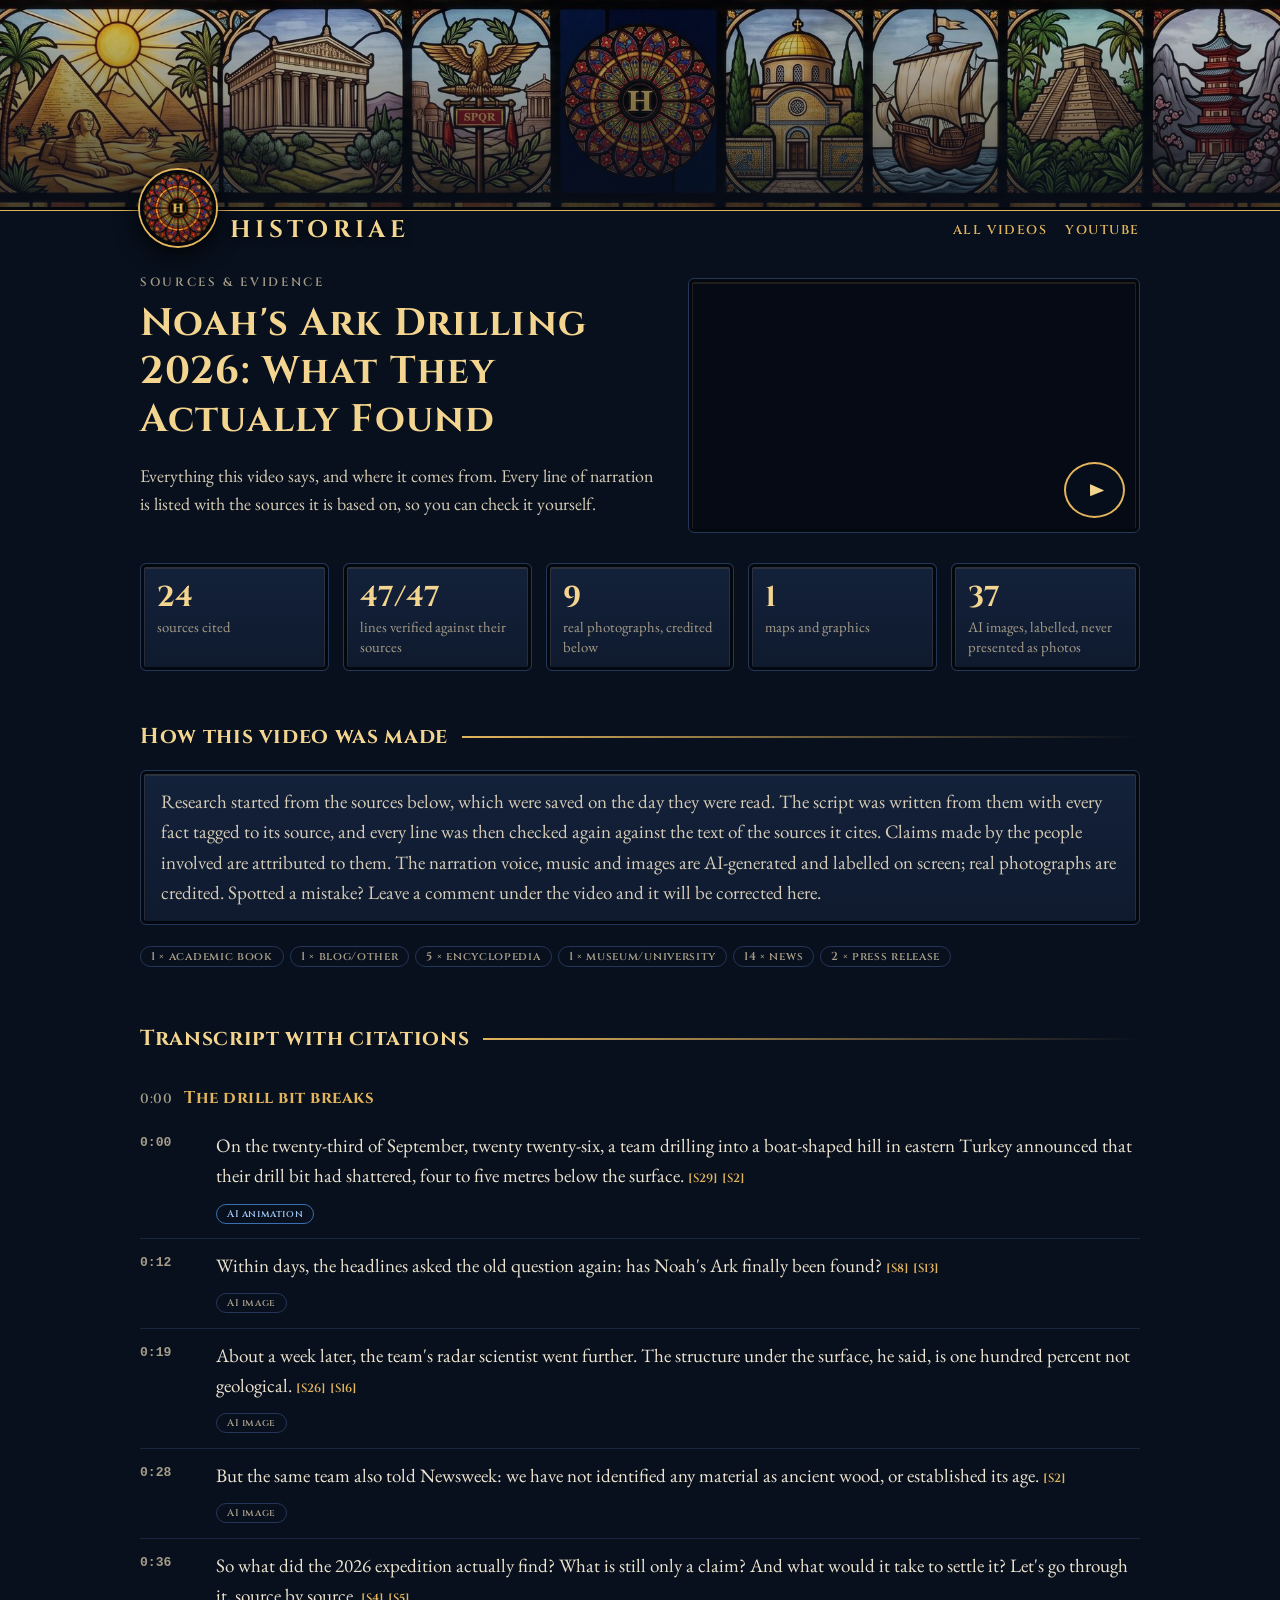
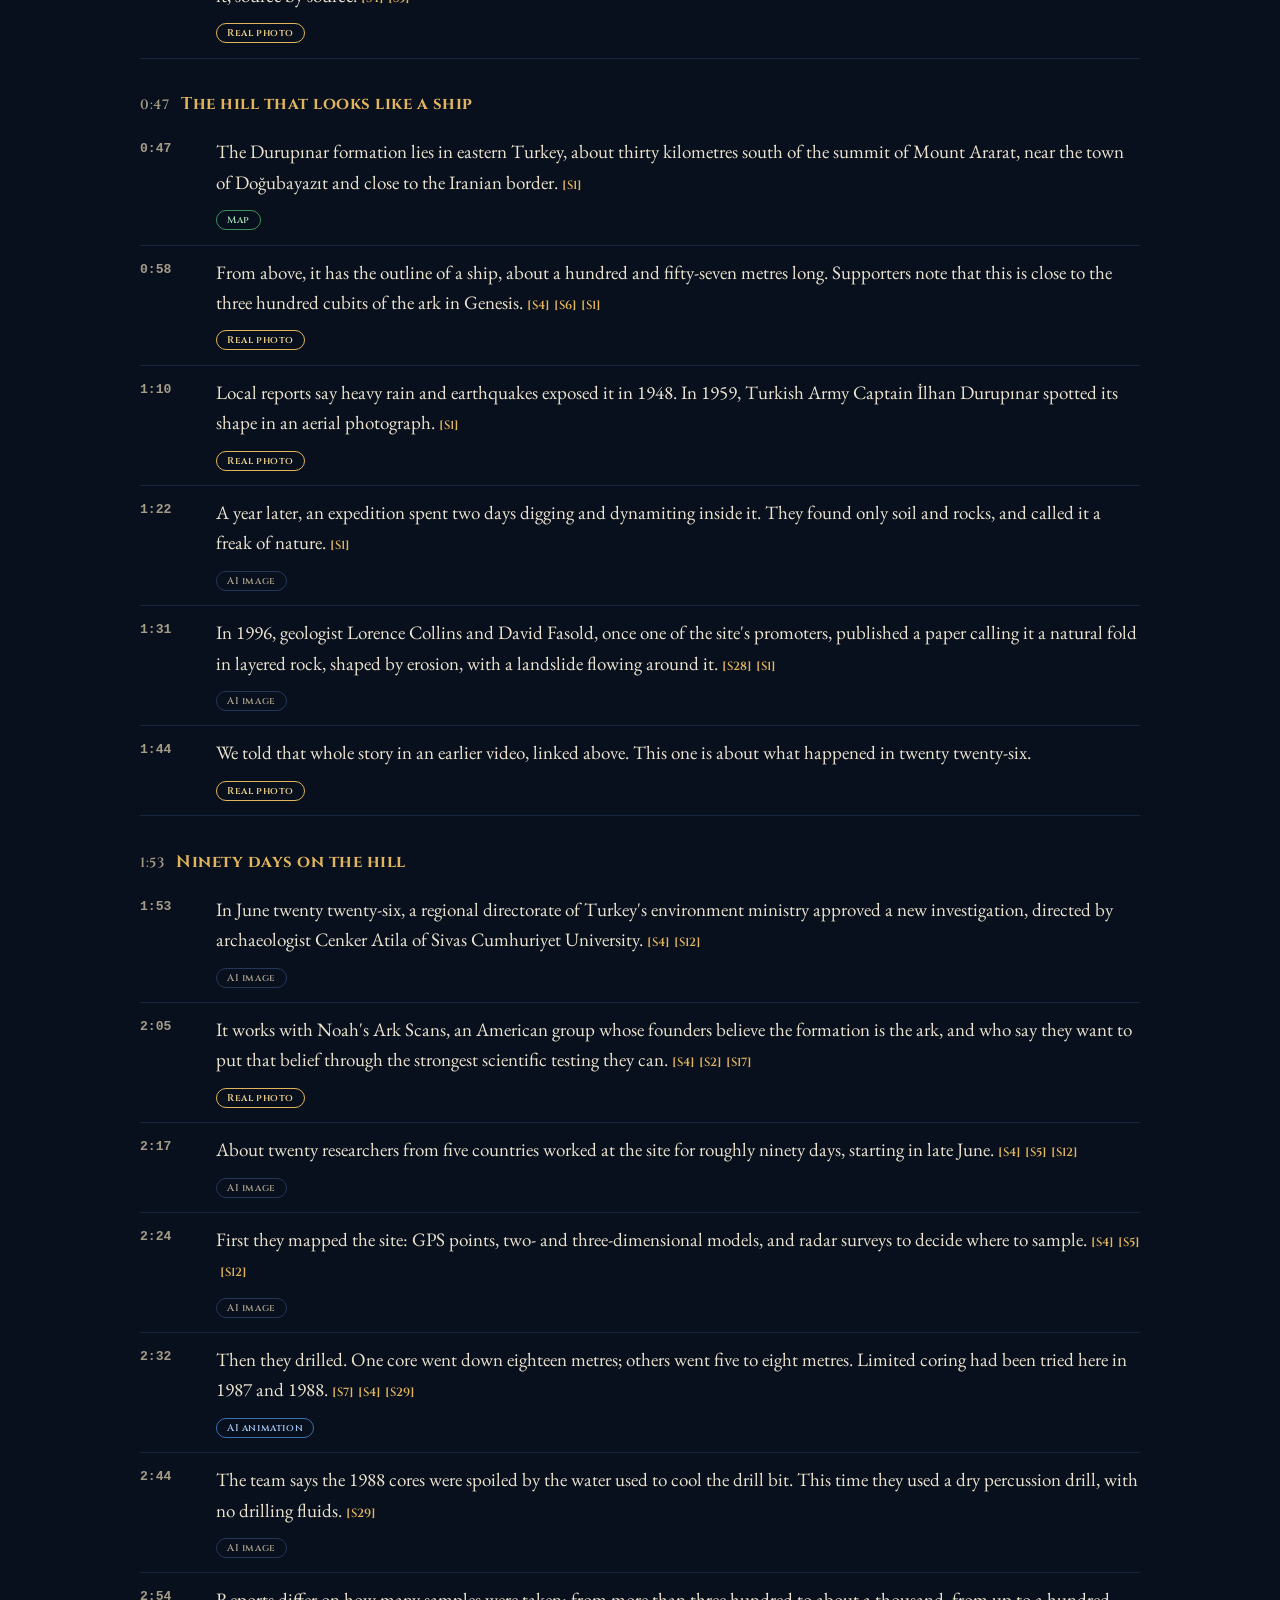
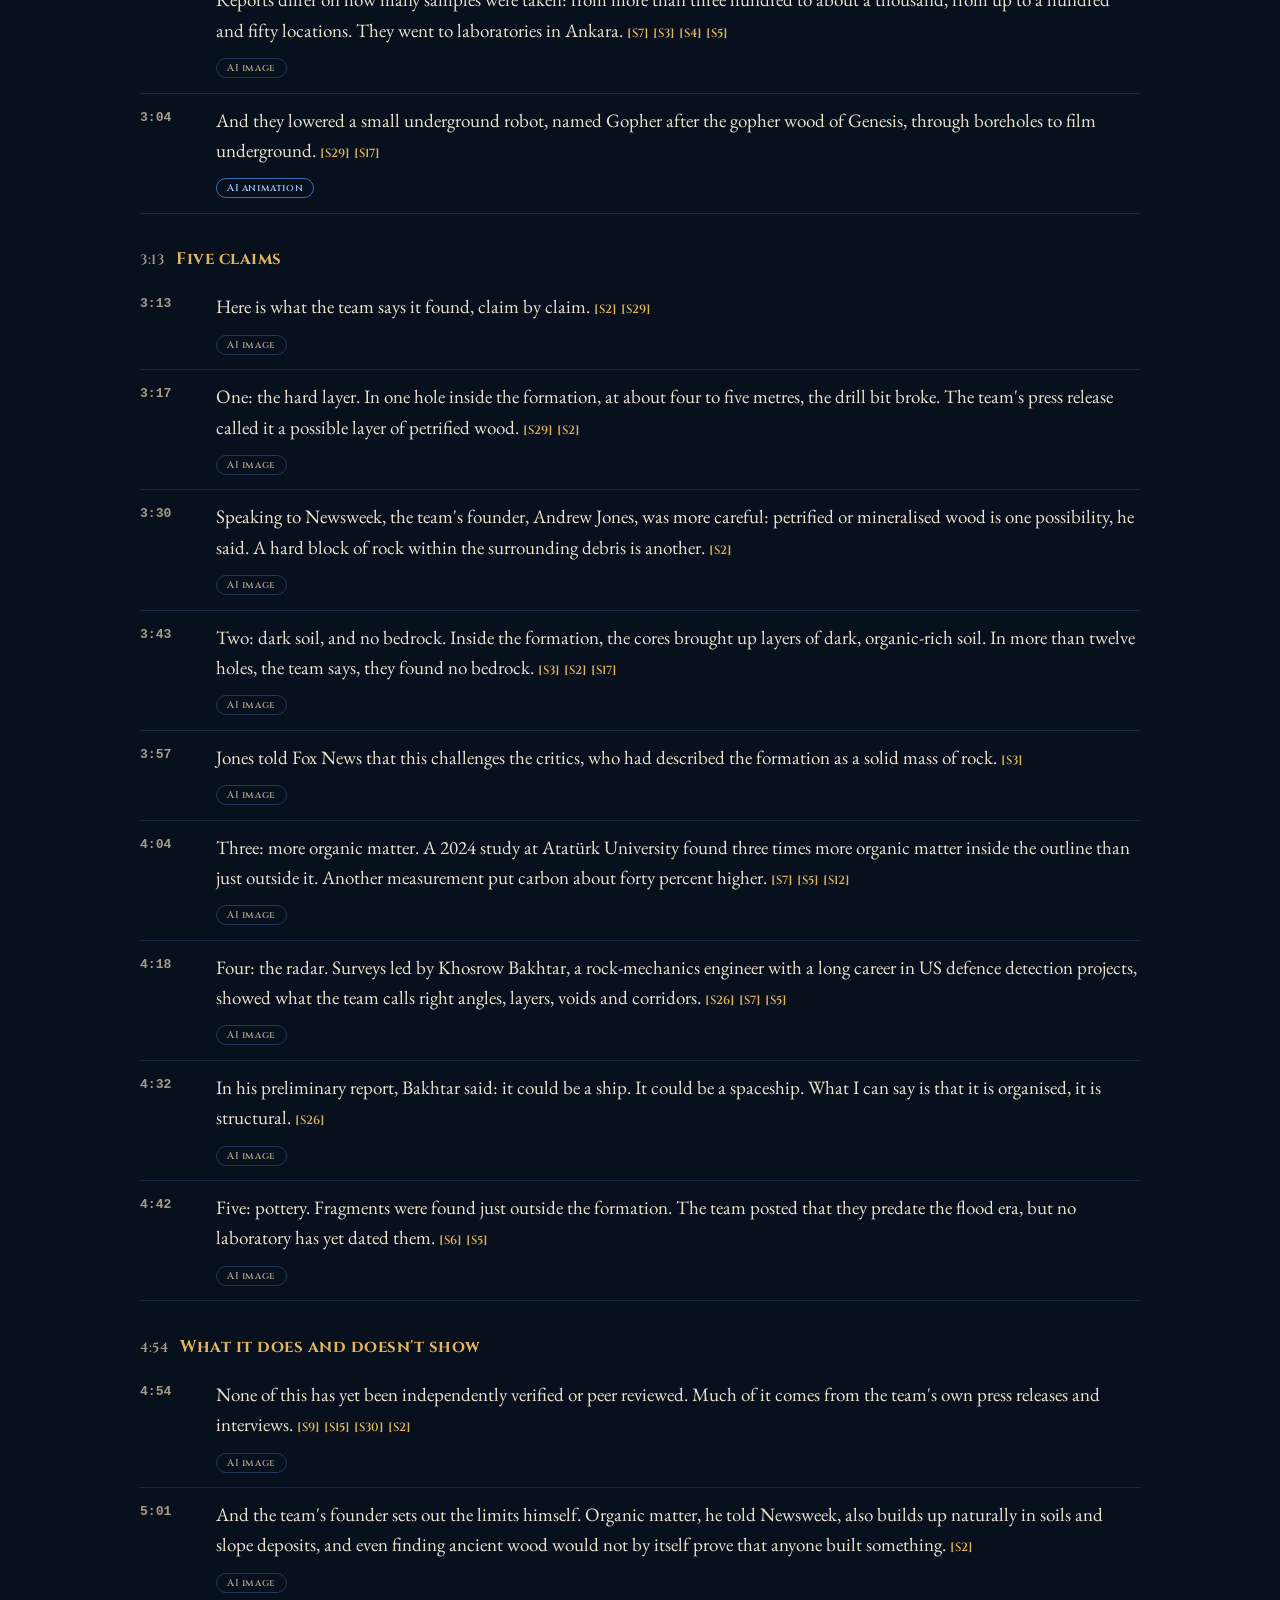
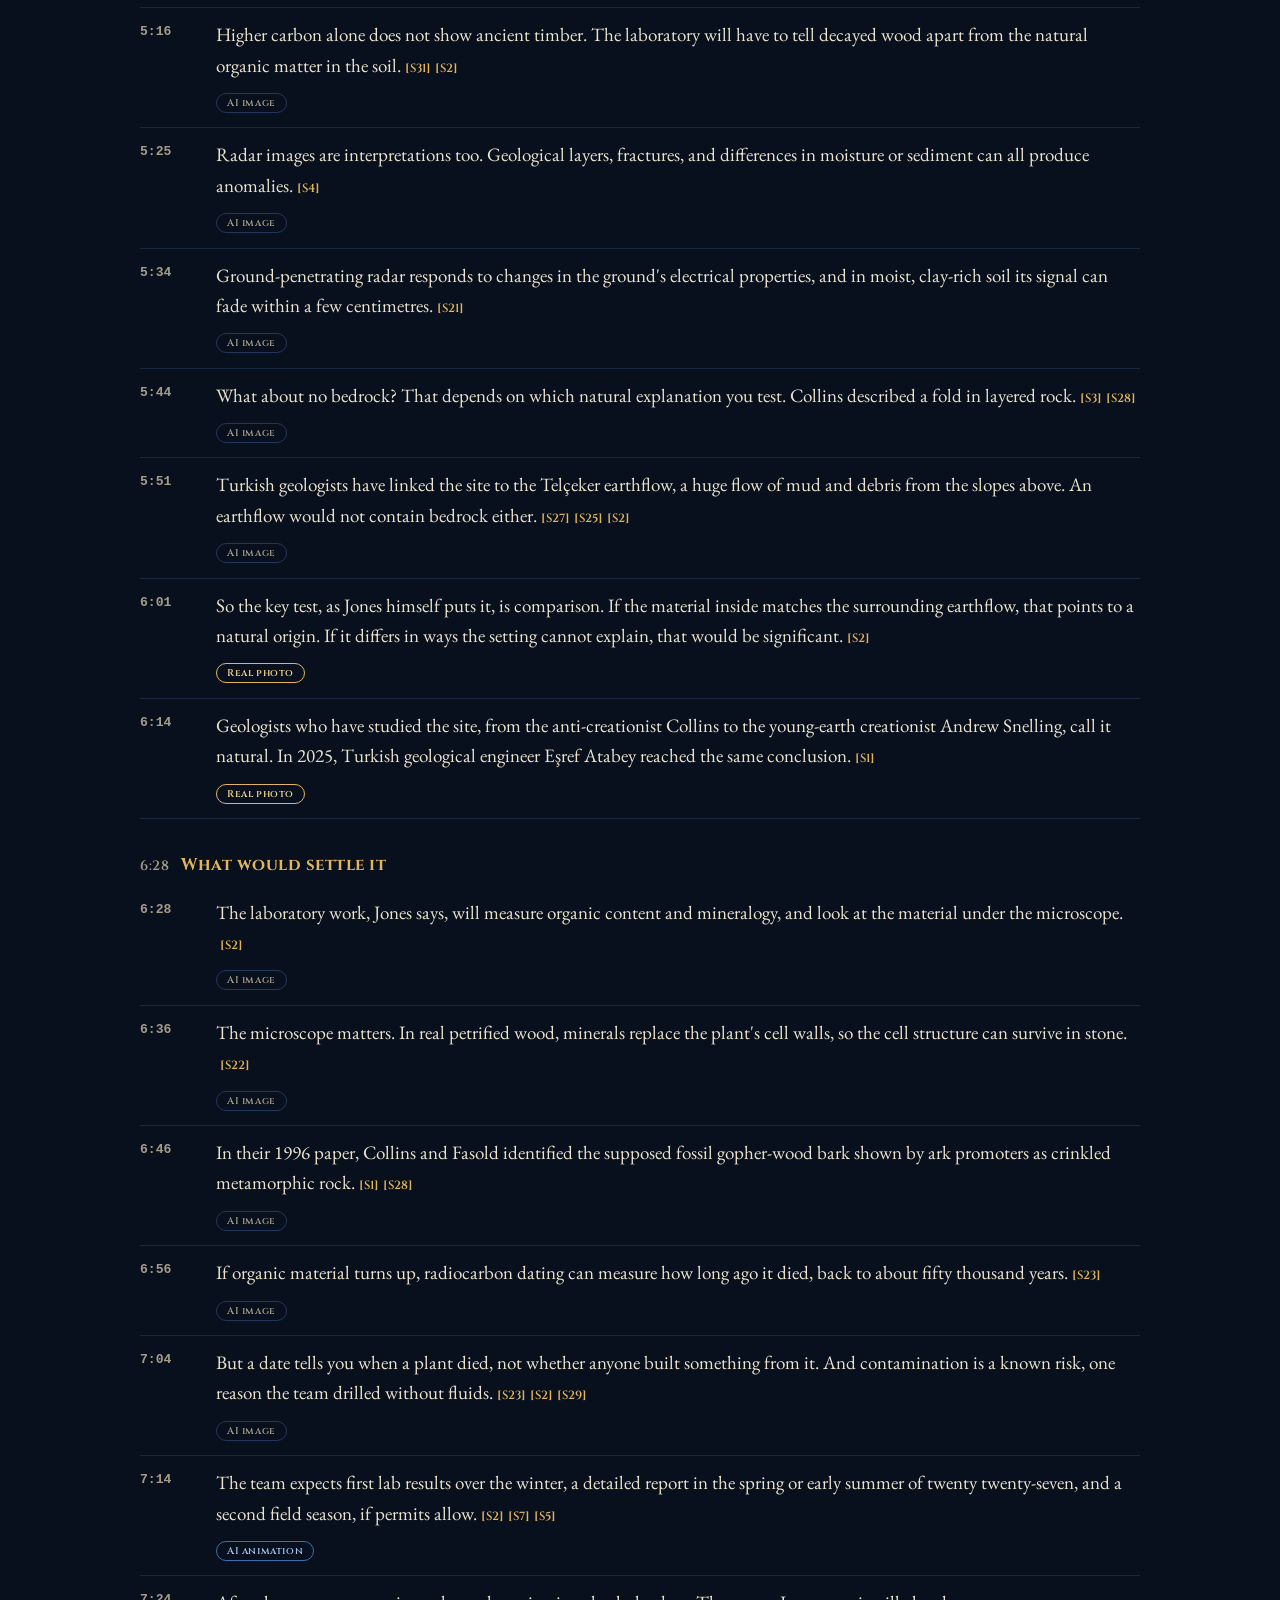
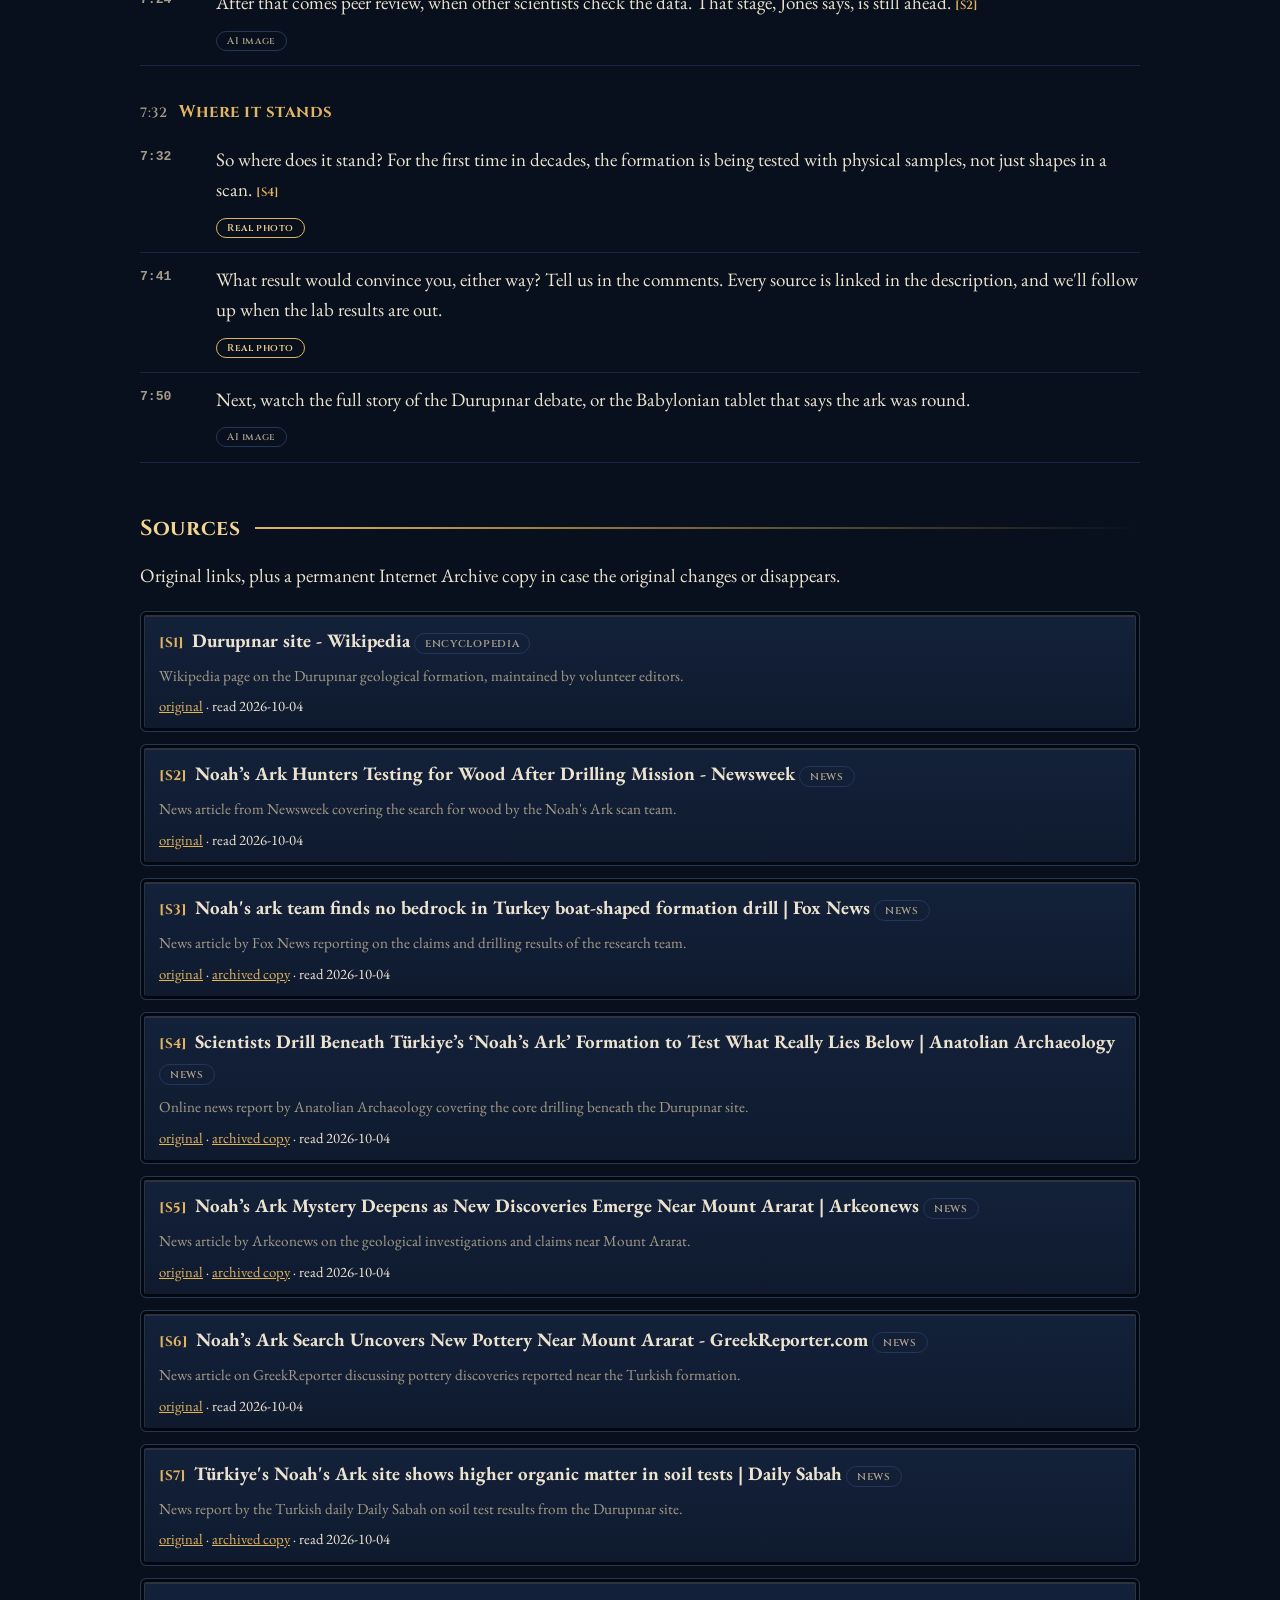
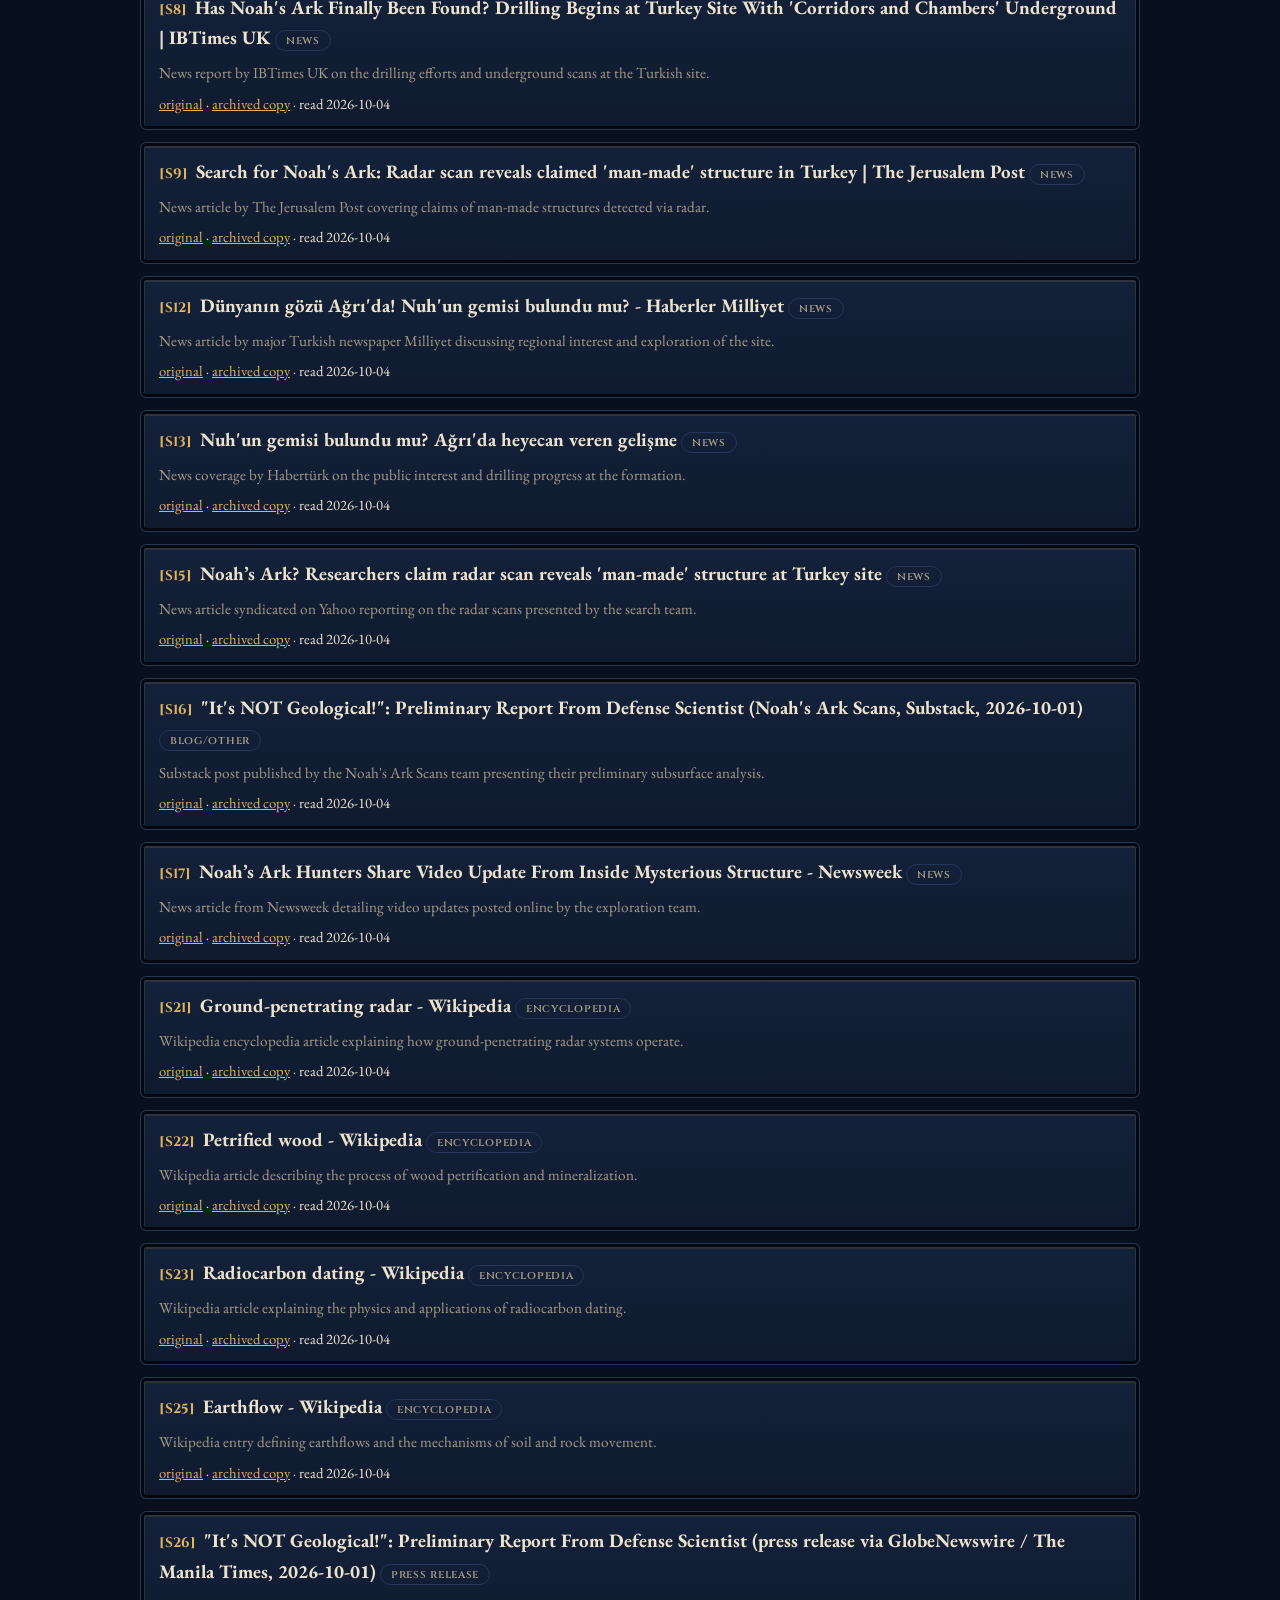
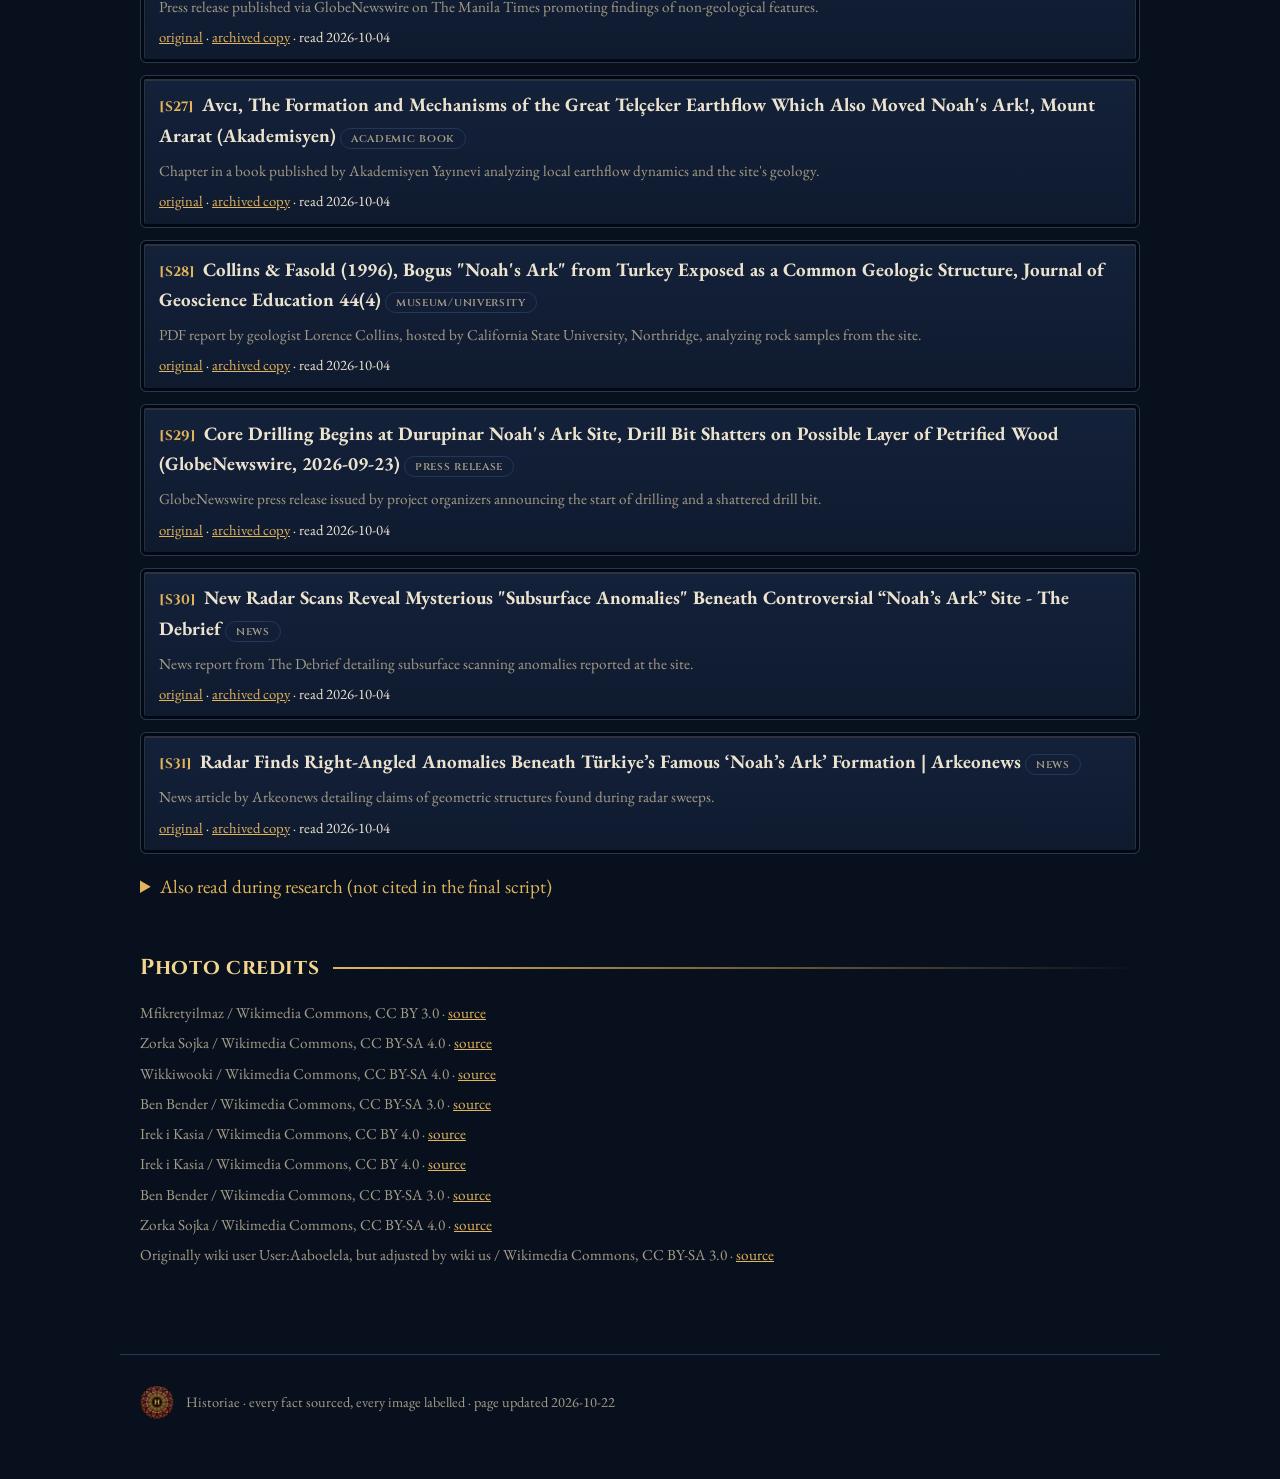
<file: durupinar-2026/index.html>
<!doctype html><html lang="en"><head><meta charset="utf-8"><meta name="viewport" content="width=device-width,initial-scale=1"><title>Sources: Noah&#x27;s Ark Drilling 2026: What They Actually Found</title><meta name="description" content="Every source, a cited transcript and photo credits for the Historiae video: Noah&#x27;s Ark Drilling 2026: What They Actually Found"><meta property="og:title" content="Sources: Noah&#x27;s Ark Drilling 2026: What They Actually Found"><meta property="og:description" content="Every source, a cited transcript and photo credits for the Historiae video: Noah&#x27;s Ark Drilling 2026: What They Actually Found"><meta property="og:image" content="https://i.ytimg.com/vi/ivjIn2zI7dA/maxresdefault.jpg"><meta name="theme-color" content="#08101d"><link rel="icon" href="../assets/favicon_64.png"><link rel="apple-touch-icon" href="../assets/apple_touch.png"><link rel="preconnect" href="https://fonts.googleapis.com"><link rel="preconnect" href="https://fonts.gstatic.com" crossorigin><link href="https://fonts.googleapis.com/css2?family=Cinzel:wght@600;700&family=EB+Garamond:ital,wght@0,400;0,500;0,600;1,400&display=swap" rel="stylesheet"><link rel="stylesheet" href="../assets/style.css"></head><body><div class="band"></div><div class="bar"><a class="brand" href="../"><img src="../assets/logo_160.png" alt=""><span>HISTORIAE</span></a><nav><a href="../">All videos</a><a href="https://www.youtube.com/@HistoriaeHistory">YouTube</a></nav></div><main><div class="hero"><div><p class="kicker">Sources &amp; evidence</p><h1>Noah&#x27;s Ark Drilling 2026: What They Actually Found</h1><p class="lead">Everything this video says, and where it comes from. Every line of narration is listed with the sources it is based on, so you can check it yourself.</p></div><a class="watch pane" href="https://youtu.be/ivjIn2zI7dA" style="background-image:url(https://i.ytimg.com/vi/ivjIn2zI7dA/maxresdefault.jpg)" aria-label="Watch the video"></a></div><div class="stats"><div class="stat pane"><b>24</b><span>sources cited</span></div><div class="stat pane"><b>47/47</b><span>lines verified against their sources</span></div><div class="stat pane"><b>9</b><span>real photographs, credited below</span></div><div class="stat pane"><b>1</b><span>maps and graphics</span></div><div class="stat pane"><b>37</b><span>AI images, labelled, never presented as photos</span></div></div><h2>How this video was made</h2><div class="made pane">Research started from the sources below, which were saved on the day they were read. The script was written from them with every fact tagged to its source, and every line was then checked again against the text of the sources it cites. Claims made by the people involved are attributed to them. The narration voice, music and images are AI-generated and labelled on screen; real photographs are credited. Spotted a mistake? Leave a comment under the video and it will be corrected here.</div><p style="margin-top:14px"><span class="chip">1 × academic book</span><span class="chip">1 × blog/other</span><span class="chip">5 × encyclopedia</span><span class="chip">1 × museum/university</span><span class="chip">14 × news</span><span class="chip">2 × press release</span></p><h2>Transcript with citations</h2><h3 class="chapter"><a class="ts" href="https://www.youtube.com/watch?v=ivjIn2zI7dA&amp;t=0s">0:00</a><span>The drill bit breaks</span></h3><div class="line"><a class="ts" href="https://www.youtube.com/watch?v=ivjIn2zI7dA&amp;t=0s">0:00</a><div>On the twenty-third of September, twenty twenty-six, a team drilling into a boat-shaped hill in eastern Turkey announced that their drill bit had shattered, four to five metres below the surface.<a class="cite" href="#S29">[S29]</a><a class="cite" href="#S2">[S2]</a><div class="vis"><span class="chip anim">AI animation</span></div></div></div><div class="line"><a class="ts" href="https://www.youtube.com/watch?v=ivjIn2zI7dA&amp;t=12s">0:12</a><div>Within days, the headlines asked the old question again: has Noah&#x27;s Ark finally been found?<a class="cite" href="#S8">[S8]</a><a class="cite" href="#S13">[S13]</a><div class="vis"><span class="chip ">AI image</span></div></div></div><div class="line"><a class="ts" href="https://www.youtube.com/watch?v=ivjIn2zI7dA&amp;t=19s">0:19</a><div>About a week later, the team&#x27;s radar scientist went further. The structure under the surface, he said, is one hundred percent not geological.<a class="cite" href="#S26">[S26]</a><a class="cite" href="#S16">[S16]</a><div class="vis"><span class="chip ">AI image</span></div></div></div><div class="line"><a class="ts" href="https://www.youtube.com/watch?v=ivjIn2zI7dA&amp;t=28s">0:28</a><div>But the same team also told Newsweek: we have not identified any material as ancient wood, or established its age.<a class="cite" href="#S2">[S2]</a><div class="vis"><span class="chip ">AI image</span></div></div></div><div class="line"><a class="ts" href="https://www.youtube.com/watch?v=ivjIn2zI7dA&amp;t=36s">0:36</a><div>So what did the 2026 expedition actually find? What is still only a claim? And what would it take to settle it? Let&#x27;s go through it, source by source.<a class="cite" href="#S4">[S4]</a><a class="cite" href="#S5">[S5]</a><div class="vis"><span class="chip photo">Real photo</span></div></div></div><h3 class="chapter"><a class="ts" href="https://www.youtube.com/watch?v=ivjIn2zI7dA&amp;t=47s">0:47</a><span>The hill that looks like a ship</span></h3><div class="line"><a class="ts" href="https://www.youtube.com/watch?v=ivjIn2zI7dA&amp;t=47s">0:47</a><div>The Durupınar formation lies in eastern Turkey, about thirty kilometres south of the summit of Mount Ararat, near the town of Doğubayazıt and close to the Iranian border.<a class="cite" href="#S1">[S1]</a><div class="vis"><span class="chip graphic">Map</span></div></div></div><div class="line"><a class="ts" href="https://www.youtube.com/watch?v=ivjIn2zI7dA&amp;t=58s">0:58</a><div>From above, it has the outline of a ship, about a hundred and fifty-seven metres long. Supporters note that this is close to the three hundred cubits of the ark in Genesis.<a class="cite" href="#S4">[S4]</a><a class="cite" href="#S6">[S6]</a><a class="cite" href="#S1">[S1]</a><div class="vis"><span class="chip photo">Real photo</span></div></div></div><div class="line"><a class="ts" href="https://www.youtube.com/watch?v=ivjIn2zI7dA&amp;t=70s">1:10</a><div>Local reports say heavy rain and earthquakes exposed it in 1948. In 1959, Turkish Army Captain İlhan Durupınar spotted its shape in an aerial photograph.<a class="cite" href="#S1">[S1]</a><div class="vis"><span class="chip photo">Real photo</span></div></div></div><div class="line"><a class="ts" href="https://www.youtube.com/watch?v=ivjIn2zI7dA&amp;t=82s">1:22</a><div>A year later, an expedition spent two days digging and dynamiting inside it. They found only soil and rocks, and called it a freak of nature.<a class="cite" href="#S1">[S1]</a><div class="vis"><span class="chip ">AI image</span></div></div></div><div class="line"><a class="ts" href="https://www.youtube.com/watch?v=ivjIn2zI7dA&amp;t=91s">1:31</a><div>In 1996, geologist Lorence Collins and David Fasold, once one of the site&#x27;s promoters, published a paper calling it a natural fold in layered rock, shaped by erosion, with a landslide flowing around it.<a class="cite" href="#S28">[S28]</a><a class="cite" href="#S1">[S1]</a><div class="vis"><span class="chip ">AI image</span></div></div></div><div class="line"><a class="ts" href="https://www.youtube.com/watch?v=ivjIn2zI7dA&amp;t=104s">1:44</a><div>We told that whole story in an earlier video, linked above. This one is about what happened in twenty twenty-six.<div class="vis"><span class="chip photo">Real photo</span></div></div></div><h3 class="chapter"><a class="ts" href="https://www.youtube.com/watch?v=ivjIn2zI7dA&amp;t=113s">1:53</a><span>Ninety days on the hill</span></h3><div class="line"><a class="ts" href="https://www.youtube.com/watch?v=ivjIn2zI7dA&amp;t=113s">1:53</a><div>In June twenty twenty-six, a regional directorate of Turkey&#x27;s environment ministry approved a new investigation, directed by archaeologist Cenker Atila of Sivas Cumhuriyet University.<a class="cite" href="#S4">[S4]</a><a class="cite" href="#S12">[S12]</a><div class="vis"><span class="chip ">AI image</span></div></div></div><div class="line"><a class="ts" href="https://www.youtube.com/watch?v=ivjIn2zI7dA&amp;t=125s">2:05</a><div>It works with Noah&#x27;s Ark Scans, an American group whose founders believe the formation is the ark, and who say they want to put that belief through the strongest scientific testing they can.<a class="cite" href="#S4">[S4]</a><a class="cite" href="#S2">[S2]</a><a class="cite" href="#S17">[S17]</a><div class="vis"><span class="chip photo">Real photo</span></div></div></div><div class="line"><a class="ts" href="https://www.youtube.com/watch?v=ivjIn2zI7dA&amp;t=137s">2:17</a><div>About twenty researchers from five countries worked at the site for roughly ninety days, starting in late June.<a class="cite" href="#S4">[S4]</a><a class="cite" href="#S5">[S5]</a><a class="cite" href="#S12">[S12]</a><div class="vis"><span class="chip ">AI image</span></div></div></div><div class="line"><a class="ts" href="https://www.youtube.com/watch?v=ivjIn2zI7dA&amp;t=144s">2:24</a><div>First they mapped the site: GPS points, two- and three-dimensional models, and radar surveys to decide where to sample.<a class="cite" href="#S4">[S4]</a><a class="cite" href="#S5">[S5]</a><a class="cite" href="#S12">[S12]</a><div class="vis"><span class="chip ">AI image</span></div></div></div><div class="line"><a class="ts" href="https://www.youtube.com/watch?v=ivjIn2zI7dA&amp;t=152s">2:32</a><div>Then they drilled. One core went down eighteen metres; others went five to eight metres. Limited coring had been tried here in 1987 and 1988.<a class="cite" href="#S7">[S7]</a><a class="cite" href="#S4">[S4]</a><a class="cite" href="#S29">[S29]</a><div class="vis"><span class="chip anim">AI animation</span></div></div></div><div class="line"><a class="ts" href="https://www.youtube.com/watch?v=ivjIn2zI7dA&amp;t=164s">2:44</a><div>The team says the 1988 cores were spoiled by the water used to cool the drill bit. This time they used a dry percussion drill, with no drilling fluids.<a class="cite" href="#S29">[S29]</a><div class="vis"><span class="chip ">AI image</span></div></div></div><div class="line"><a class="ts" href="https://www.youtube.com/watch?v=ivjIn2zI7dA&amp;t=174s">2:54</a><div>Reports differ on how many samples were taken: from more than three hundred to about a thousand, from up to a hundred and fifty locations. They went to laboratories in Ankara.<a class="cite" href="#S7">[S7]</a><a class="cite" href="#S3">[S3]</a><a class="cite" href="#S4">[S4]</a><a class="cite" href="#S5">[S5]</a><div class="vis"><span class="chip ">AI image</span></div></div></div><div class="line"><a class="ts" href="https://www.youtube.com/watch?v=ivjIn2zI7dA&amp;t=184s">3:04</a><div>And they lowered a small underground robot, named Gopher after the gopher wood of Genesis, through boreholes to film underground.<a class="cite" href="#S29">[S29]</a><a class="cite" href="#S17">[S17]</a><div class="vis"><span class="chip anim">AI animation</span></div></div></div><h3 class="chapter"><a class="ts" href="https://www.youtube.com/watch?v=ivjIn2zI7dA&amp;t=193s">3:13</a><span>Five claims</span></h3><div class="line"><a class="ts" href="https://www.youtube.com/watch?v=ivjIn2zI7dA&amp;t=193s">3:13</a><div>Here is what the team says it found, claim by claim.<a class="cite" href="#S2">[S2]</a><a class="cite" href="#S29">[S29]</a><div class="vis"><span class="chip ">AI image</span></div></div></div><div class="line"><a class="ts" href="https://www.youtube.com/watch?v=ivjIn2zI7dA&amp;t=197s">3:17</a><div>One: the hard layer. In one hole inside the formation, at about four to five metres, the drill bit broke. The team&#x27;s press release called it a possible layer of petrified wood.<a class="cite" href="#S29">[S29]</a><a class="cite" href="#S2">[S2]</a><div class="vis"><span class="chip ">AI image</span></div></div></div><div class="line"><a class="ts" href="https://www.youtube.com/watch?v=ivjIn2zI7dA&amp;t=210s">3:30</a><div>Speaking to Newsweek, the team&#x27;s founder, Andrew Jones, was more careful: petrified or mineralised wood is one possibility, he said. A hard block of rock within the surrounding debris is another.<a class="cite" href="#S2">[S2]</a><div class="vis"><span class="chip ">AI image</span></div></div></div><div class="line"><a class="ts" href="https://www.youtube.com/watch?v=ivjIn2zI7dA&amp;t=223s">3:43</a><div>Two: dark soil, and no bedrock. Inside the formation, the cores brought up layers of dark, organic-rich soil. In more than twelve holes, the team says, they found no bedrock.<a class="cite" href="#S3">[S3]</a><a class="cite" href="#S2">[S2]</a><a class="cite" href="#S17">[S17]</a><div class="vis"><span class="chip ">AI image</span></div></div></div><div class="line"><a class="ts" href="https://www.youtube.com/watch?v=ivjIn2zI7dA&amp;t=237s">3:57</a><div>Jones told Fox News that this challenges the critics, who had described the formation as a solid mass of rock.<a class="cite" href="#S3">[S3]</a><div class="vis"><span class="chip ">AI image</span></div></div></div><div class="line"><a class="ts" href="https://www.youtube.com/watch?v=ivjIn2zI7dA&amp;t=244s">4:04</a><div>Three: more organic matter. A 2024 study at Atatürk University found three times more organic matter inside the outline than just outside it. Another measurement put carbon about forty percent higher.<a class="cite" href="#S7">[S7]</a><a class="cite" href="#S5">[S5]</a><a class="cite" href="#S12">[S12]</a><div class="vis"><span class="chip ">AI image</span></div></div></div><div class="line"><a class="ts" href="https://www.youtube.com/watch?v=ivjIn2zI7dA&amp;t=258s">4:18</a><div>Four: the radar. Surveys led by Khosrow Bakhtar, a rock-mechanics engineer with a long career in US defence detection projects, showed what the team calls right angles, layers, voids and corridors.<a class="cite" href="#S26">[S26]</a><a class="cite" href="#S7">[S7]</a><a class="cite" href="#S5">[S5]</a><div class="vis"><span class="chip ">AI image</span></div></div></div><div class="line"><a class="ts" href="https://www.youtube.com/watch?v=ivjIn2zI7dA&amp;t=272s">4:32</a><div>In his preliminary report, Bakhtar said: it could be a ship. It could be a spaceship. What I can say is that it is organised, it is structural.<a class="cite" href="#S26">[S26]</a><div class="vis"><span class="chip ">AI image</span></div></div></div><div class="line"><a class="ts" href="https://www.youtube.com/watch?v=ivjIn2zI7dA&amp;t=282s">4:42</a><div>Five: pottery. Fragments were found just outside the formation. The team posted that they predate the flood era, but no laboratory has yet dated them.<a class="cite" href="#S6">[S6]</a><a class="cite" href="#S5">[S5]</a><div class="vis"><span class="chip ">AI image</span></div></div></div><h3 class="chapter"><a class="ts" href="https://www.youtube.com/watch?v=ivjIn2zI7dA&amp;t=294s">4:54</a><span>What it does and doesn&#x27;t show</span></h3><div class="line"><a class="ts" href="https://www.youtube.com/watch?v=ivjIn2zI7dA&amp;t=294s">4:54</a><div>None of this has yet been independently verified or peer reviewed. Much of it comes from the team&#x27;s own press releases and interviews.<a class="cite" href="#S9">[S9]</a><a class="cite" href="#S15">[S15]</a><a class="cite" href="#S30">[S30]</a><a class="cite" href="#S2">[S2]</a><div class="vis"><span class="chip ">AI image</span></div></div></div><div class="line"><a class="ts" href="https://www.youtube.com/watch?v=ivjIn2zI7dA&amp;t=301s">5:01</a><div>And the team&#x27;s founder sets out the limits himself. Organic matter, he told Newsweek, also builds up naturally in soils and slope deposits, and even finding ancient wood would not by itself prove that anyone built something.<a class="cite" href="#S2">[S2]</a><div class="vis"><span class="chip ">AI image</span></div></div></div><div class="line"><a class="ts" href="https://www.youtube.com/watch?v=ivjIn2zI7dA&amp;t=316s">5:16</a><div>Higher carbon alone does not show ancient timber. The laboratory will have to tell decayed wood apart from the natural organic matter in the soil.<a class="cite" href="#S31">[S31]</a><a class="cite" href="#S2">[S2]</a><div class="vis"><span class="chip ">AI image</span></div></div></div><div class="line"><a class="ts" href="https://www.youtube.com/watch?v=ivjIn2zI7dA&amp;t=325s">5:25</a><div>Radar images are interpretations too. Geological layers, fractures, and differences in moisture or sediment can all produce anomalies.<a class="cite" href="#S4">[S4]</a><div class="vis"><span class="chip ">AI image</span></div></div></div><div class="line"><a class="ts" href="https://www.youtube.com/watch?v=ivjIn2zI7dA&amp;t=334s">5:34</a><div>Ground-penetrating radar responds to changes in the ground&#x27;s electrical properties, and in moist, clay-rich soil its signal can fade within a few centimetres.<a class="cite" href="#S21">[S21]</a><div class="vis"><span class="chip ">AI image</span></div></div></div><div class="line"><a class="ts" href="https://www.youtube.com/watch?v=ivjIn2zI7dA&amp;t=344s">5:44</a><div>What about no bedrock? That depends on which natural explanation you test. Collins described a fold in layered rock.<a class="cite" href="#S3">[S3]</a><a class="cite" href="#S28">[S28]</a><div class="vis"><span class="chip ">AI image</span></div></div></div><div class="line"><a class="ts" href="https://www.youtube.com/watch?v=ivjIn2zI7dA&amp;t=351s">5:51</a><div>Turkish geologists have linked the site to the Telçeker earthflow, a huge flow of mud and debris from the slopes above. An earthflow would not contain bedrock either.<a class="cite" href="#S27">[S27]</a><a class="cite" href="#S25">[S25]</a><a class="cite" href="#S2">[S2]</a><div class="vis"><span class="chip ">AI image</span></div></div></div><div class="line"><a class="ts" href="https://www.youtube.com/watch?v=ivjIn2zI7dA&amp;t=361s">6:01</a><div>So the key test, as Jones himself puts it, is comparison. If the material inside matches the surrounding earthflow, that points to a natural origin. If it differs in ways the setting cannot explain, that would be significant.<a class="cite" href="#S2">[S2]</a><div class="vis"><span class="chip photo">Real photo</span></div></div></div><div class="line"><a class="ts" href="https://www.youtube.com/watch?v=ivjIn2zI7dA&amp;t=374s">6:14</a><div>Geologists who have studied the site, from the anti-creationist Collins to the young-earth creationist Andrew Snelling, call it natural. In 2025, Turkish geological engineer Eşref Atabey reached the same conclusion.<a class="cite" href="#S1">[S1]</a><div class="vis"><span class="chip photo">Real photo</span></div></div></div><h3 class="chapter"><a class="ts" href="https://www.youtube.com/watch?v=ivjIn2zI7dA&amp;t=388s">6:28</a><span>What would settle it</span></h3><div class="line"><a class="ts" href="https://www.youtube.com/watch?v=ivjIn2zI7dA&amp;t=388s">6:28</a><div>The laboratory work, Jones says, will measure organic content and mineralogy, and look at the material under the microscope.<a class="cite" href="#S2">[S2]</a><div class="vis"><span class="chip ">AI image</span></div></div></div><div class="line"><a class="ts" href="https://www.youtube.com/watch?v=ivjIn2zI7dA&amp;t=396s">6:36</a><div>The microscope matters. In real petrified wood, minerals replace the plant&#x27;s cell walls, so the cell structure can survive in stone.<a class="cite" href="#S22">[S22]</a><div class="vis"><span class="chip ">AI image</span></div></div></div><div class="line"><a class="ts" href="https://www.youtube.com/watch?v=ivjIn2zI7dA&amp;t=406s">6:46</a><div>In their 1996 paper, Collins and Fasold identified the supposed fossil gopher-wood bark shown by ark promoters as crinkled metamorphic rock.<a class="cite" href="#S1">[S1]</a><a class="cite" href="#S28">[S28]</a><div class="vis"><span class="chip ">AI image</span></div></div></div><div class="line"><a class="ts" href="https://www.youtube.com/watch?v=ivjIn2zI7dA&amp;t=416s">6:56</a><div>If organic material turns up, radiocarbon dating can measure how long ago it died, back to about fifty thousand years.<a class="cite" href="#S23">[S23]</a><div class="vis"><span class="chip ">AI image</span></div></div></div><div class="line"><a class="ts" href="https://www.youtube.com/watch?v=ivjIn2zI7dA&amp;t=424s">7:04</a><div>But a date tells you when a plant died, not whether anyone built something from it. And contamination is a known risk, one reason the team drilled without fluids.<a class="cite" href="#S23">[S23]</a><a class="cite" href="#S2">[S2]</a><a class="cite" href="#S29">[S29]</a><div class="vis"><span class="chip ">AI image</span></div></div></div><div class="line"><a class="ts" href="https://www.youtube.com/watch?v=ivjIn2zI7dA&amp;t=434s">7:14</a><div>The team expects first lab results over the winter, a detailed report in the spring or early summer of twenty twenty-seven, and a second field season, if permits allow.<a class="cite" href="#S2">[S2]</a><a class="cite" href="#S7">[S7]</a><a class="cite" href="#S5">[S5]</a><div class="vis"><span class="chip anim">AI animation</span></div></div></div><div class="line"><a class="ts" href="https://www.youtube.com/watch?v=ivjIn2zI7dA&amp;t=444s">7:24</a><div>After that comes peer review, when other scientists check the data. That stage, Jones says, is still ahead.<a class="cite" href="#S2">[S2]</a><div class="vis"><span class="chip ">AI image</span></div></div></div><h3 class="chapter"><a class="ts" href="https://www.youtube.com/watch?v=ivjIn2zI7dA&amp;t=452s">7:32</a><span>Where it stands</span></h3><div class="line"><a class="ts" href="https://www.youtube.com/watch?v=ivjIn2zI7dA&amp;t=452s">7:32</a><div>So where does it stand? For the first time in decades, the formation is being tested with physical samples, not just shapes in a scan.<a class="cite" href="#S4">[S4]</a><div class="vis"><span class="chip photo">Real photo</span></div></div></div><div class="line"><a class="ts" href="https://www.youtube.com/watch?v=ivjIn2zI7dA&amp;t=461s">7:41</a><div>What result would convince you, either way? Tell us in the comments. Every source is linked in the description, and we&#x27;ll follow up when the lab results are out.<div class="vis"><span class="chip photo">Real photo</span></div></div></div><div class="line"><a class="ts" href="https://www.youtube.com/watch?v=ivjIn2zI7dA&amp;t=470s">7:50</a><div>Next, watch the full story of the Durupınar debate, or the Babylonian tablet that says the ark was round.<div class="vis"><span class="chip ">AI image</span></div></div></div><h2>Sources</h2><p class="note">Original links, plus a permanent Internet Archive copy in case the original changes or disappears.</p><div class="src pane" id="S1"><span class="id">[S1]</span><b>Durupınar site - Wikipedia</b> <span class="chip">encyclopedia</span><div class="note">Wikipedia page on the Durupınar geological formation, maintained by volunteer editors.</div><div class="links"><a href="https://en.wikipedia.org/wiki/Durup%C4%B1nar_site">original</a> · read 2026-10-04</div></div><div class="src pane" id="S2"><span class="id">[S2]</span><b>Noah’s Ark Hunters Testing for Wood After Drilling Mission - Newsweek</b> <span class="chip">news</span><div class="note">News article from Newsweek covering the search for wood by the Noah&#x27;s Ark scan team.</div><div class="links"><a href="https://www.newsweek.com/noahs-ark-hunters-say-they-havent-found-ancient-wood-yet-12494934">original</a> · read 2026-10-04</div></div><div class="src pane" id="S3"><span class="id">[S3]</span><b>Noah&#x27;s ark team finds no bedrock in Turkey boat-shaped formation drill | Fox News</b> <span class="chip">news</span><div class="note">News article by Fox News reporting on the claims and drilling results of the research team.</div><div class="links"><a href="https://www.foxnews.com/media/noahs-ark-researchers-inching-towards-confirmation-drilling-challenges-natural-rock-theory">original</a> · <a href="https://web.archive.org/web/20261004082846/https://www.foxnews.com/media/noahs-ark-researchers-inching-towards-confirmation-drilling-challenges-natural-rock-theory">archived copy</a> · read 2026-10-04</div></div><div class="src pane" id="S4"><span class="id">[S4]</span><b>Scientists Drill Beneath Türkiye’s ‘Noah’s Ark’ Formation to Test What Really Lies Below | Anatolian Archaeology</b> <span class="chip">news</span><div class="note">Online news report by Anatolian Archaeology covering the core drilling beneath the Durupınar site.</div><div class="links"><a href="https://www.anatolianarchaeology.net/scientists-drill-beneath-turkiyes-noahs-ark-formation-to-test-what-really-lies-below/">original</a> · <a href="https://web.archive.org/web/20261004031517/https://www.anatolianarchaeology.net/scientists-drill-beneath-turkiyes-noahs-ark-formation-to-test-what-really-lies-below/">archived copy</a> · read 2026-10-04</div></div><div class="src pane" id="S5"><span class="id">[S5]</span><b>Noah’s Ark Mystery Deepens as New Discoveries Emerge Near Mount Ararat | Arkeonews</b> <span class="chip">news</span><div class="note">News article by Arkeonews on the geological investigations and claims near Mount Ararat.</div><div class="links"><a href="https://arkeonews.net/noahs-ark-mystery-deepens-as-new-discoveries-emerge-near-mount-ararat/">original</a> · <a href="https://web.archive.org/web/20261003055932/https://arkeonews.net/noahs-ark-mystery-deepens-as-new-discoveries-emerge-near-mount-ararat/">archived copy</a> · read 2026-10-04</div></div><div class="src pane" id="S6"><span class="id">[S6]</span><b>Noah’s Ark Search Uncovers New Pottery Near Mount Ararat - GreekReporter.com</b> <span class="chip">news</span><div class="note">News article on GreekReporter discussing pottery discoveries reported near the Turkish formation.</div><div class="links"><a href="https://greekreporter.com/2026/09/23/noah-ark-search-uncovers-new-pottery-mount-ararat/">original</a> · read 2026-10-04</div></div><div class="src pane" id="S7"><span class="id">[S7]</span><b>Türkiye&#x27;s Noah&#x27;s Ark site shows higher organic matter in soil tests | Daily Sabah</b> <span class="chip">news</span><div class="note">News report by the Turkish daily Daily Sabah on soil test results from the Durupınar site.</div><div class="links"><a href="https://www.dailysabah.com/life/turkiyes-noahs-ark-site-shows-higher-organic-matter-in-soil-tests/news/amp">original</a> · <a href="https://web.archive.org/web/20260928122242/https://www.dailysabah.com/life/turkiyes-noahs-ark-site-shows-higher-organic-matter-in-soil-tests/news/amp">archived copy</a> · read 2026-10-04</div></div><div class="src pane" id="S8"><span class="id">[S8]</span><b>Has Noah&#x27;s Ark Finally Been Found? Drilling Begins at Turkey Site With &#x27;Corridors and Chambers&#x27; Underground | IBTimes UK</b> <span class="chip">news</span><div class="note">News report by IBTimes UK on the drilling efforts and underground scans at the Turkish site.</div><div class="links"><a href="https://www.ibtimes.co.uk/turkey-durupinar-noahs-ark-drilling-1821621">original</a> · <a href="https://web.archive.org/web/20261003223904/https://www.ibtimes.co.uk/turkey-durupinar-noahs-ark-drilling-1821621">archived copy</a> · read 2026-10-04</div></div><div class="src pane" id="S9"><span class="id">[S9]</span><b>Search for Noah&#x27;s Ark: Radar scan reveals claimed &#x27;man-made&#x27; structure in Turkey | The Jerusalem Post</b> <span class="chip">news</span><div class="note">News article by The Jerusalem Post covering claims of man-made structures detected via radar.</div><div class="links"><a href="https://www.jpost.com/archaeology/article-910413">original</a> · <a href="https://web.archive.org/web/20261003040322/https://www.jpost.com/archaeology/article-910413">archived copy</a> · read 2026-10-04</div></div><div class="src pane" id="S12"><span class="id">[S12]</span><b>Dünyanın gözü Ağrı&#x27;da! Nuh&#x27;un gemisi bulundu mu? - Haberler Milliyet</b> <span class="chip">news</span><div class="note">News article by major Turkish newspaper Milliyet discussing regional interest and exploration of the site.</div><div class="links"><a href="https://www.milliyet.com.tr/gundem/dunyanin-gozu-agrida-nuhun-gemisi-bulundu-mu-7650342">original</a> · <a href="https://web.archive.org/web/20260914195223/https://www.milliyet.com.tr/gundem/dunyanin-gozu-agrida-nuhun-gemisi-bulundu-mu-7650342">archived copy</a> · read 2026-10-04</div></div><div class="src pane" id="S13"><span class="id">[S13]</span><b>Nuh&#x27;un gemisi bulundu mu? Ağrı&#x27;da heyecan veren gelişme</b> <span class="chip">news</span><div class="note">News coverage by Habertürk on the public interest and drilling progress at the formation.</div><div class="links"><a href="https://www.haberturk.com/yasam/nuh-un-gemisi-bulundu-mu-agri-da-heyecan-veren-gelisme-3908888">original</a> · <a href="https://web.archive.org/web/20260830023352/https://www.haberturk.com/yasam/nuh-un-gemisi-bulundu-mu-agri-da-heyecan-veren-gelisme-3908888">archived copy</a> · read 2026-10-04</div></div><div class="src pane" id="S15"><span class="id">[S15]</span><b>Noah’s Ark? Researchers claim radar scan reveals &#x27;man-made&#x27; structure at Turkey site</b> <span class="chip">news</span><div class="note">News article syndicated on Yahoo reporting on the radar scans presented by the search team.</div><div class="links"><a href="https://www.yahoo.com/news/science/articles/noah-ark-researchers-claim-radar-022347362.html">original</a> · <a href="https://web.archive.org/web/20261004205959/https://www.yahoo.com/news/science/articles/noah-ark-researchers-claim-radar-022347362.html">archived copy</a> · read 2026-10-04</div></div><div class="src pane" id="S16"><span class="id">[S16]</span><b>&quot;It&#x27;s NOT Geological!&quot;: Preliminary Report From Defense Scientist (Noah&#x27;s Ark Scans, Substack, 2026-10-01)</b> <span class="chip">blog/other</span><div class="note">Substack post published by the Noah&#x27;s Ark Scans team presenting their preliminary subsurface analysis.</div><div class="links"><a href="https://noahsarkscans.substack.com/p/its-not-geological-preliminary-report">original</a> · <a href="https://web.archive.org/web/20261004210200/https://noahsarkscans.substack.com/p/its-not-geological-preliminary-report">archived copy</a> · read 2026-10-04</div></div><div class="src pane" id="S17"><span class="id">[S17]</span><b>Noah’s Ark Hunters Share Video Update From Inside Mysterious Structure - Newsweek</b> <span class="chip">news</span><div class="note">News article from Newsweek detailing video updates posted online by the exploration team.</div><div class="links"><a href="https://www.newsweek.com/noahs-ark-hunters-share-update-declare-were-going-in-12484853">original</a> · <a href="https://web.archive.org/web/20261004210316/https://www.newsweek.com/noahs-ark-hunters-share-update-declare-were-going-in-12484853">archived copy</a> · read 2026-10-04</div></div><div class="src pane" id="S21"><span class="id">[S21]</span><b>Ground-penetrating radar - Wikipedia</b> <span class="chip">encyclopedia</span><div class="note">Wikipedia encyclopedia article explaining how ground-penetrating radar systems operate.</div><div class="links"><a href="https://en.wikipedia.org/wiki/Ground-penetrating_radar">original</a> · <a href="https://web.archive.org/web/20261004210513/https://en.wikipedia.org/wiki/Ground-penetrating_radar">archived copy</a> · read 2026-10-04</div></div><div class="src pane" id="S22"><span class="id">[S22]</span><b>Petrified wood - Wikipedia</b> <span class="chip">encyclopedia</span><div class="note">Wikipedia article describing the process of wood petrification and mineralization.</div><div class="links"><a href="https://en.wikipedia.org/wiki/Petrified_wood">original</a> · <a href="https://web.archive.org/web/20260927034657/https://en.wikipedia.org/wiki/Petrified_wood">archived copy</a> · read 2026-10-04</div></div><div class="src pane" id="S23"><span class="id">[S23]</span><b>Radiocarbon dating - Wikipedia</b> <span class="chip">encyclopedia</span><div class="note">Wikipedia article explaining the physics and applications of radiocarbon dating.</div><div class="links"><a href="https://en.wikipedia.org/wiki/Radiocarbon_dating">original</a> · <a href="https://web.archive.org/web/20261002175753/https://en.wikipedia.org/wiki/Radiocarbon_dating">archived copy</a> · read 2026-10-04</div></div><div class="src pane" id="S25"><span class="id">[S25]</span><b>Earthflow - Wikipedia</b> <span class="chip">encyclopedia</span><div class="note">Wikipedia entry defining earthflows and the mechanisms of soil and rock movement.</div><div class="links"><a href="https://en.wikipedia.org/wiki/Earthflow">original</a> · <a href="https://web.archive.org/web/20260825185504/https://en.wikipedia.org/wiki/Earthflow">archived copy</a> · read 2026-10-04</div></div><div class="src pane" id="S26"><span class="id">[S26]</span><b>&quot;It&#x27;s NOT Geological!&quot;: Preliminary Report From Defense Scientist (press release via GlobeNewswire / The Manila Times, 2026-10-01)</b> <span class="chip">press release</span><div class="note">Press release published via GlobeNewswire on The Manila Times promoting findings of non-geological features.</div><div class="links"><a href="https://www.manilatimes.net/2026/10/01/tmt-newswire/globenewswire/its-not-geological-long-awaited-preliminary-report-from-defense-scientist-reveals-man-made-object-beneath-the-surface-of-durupinar/2437020">original</a> · <a href="https://web.archive.org/web/20261002093130/https://www.manilatimes.net/2026/10/01/tmt-newswire/globenewswire/its-not-geological-long-awaited-preliminary-report-from-defense-scientist-reveals-man-made-object-beneath-the-surface-of-durupinar/2437020">archived copy</a> · read 2026-10-04</div></div><div class="src pane" id="S27"><span class="id">[S27]</span><b>Avcı, The Formation and Mechanisms of the Great Telçeker Earthflow Which Also Moved Noah&#x27;s Ark!, Mount Ararat (Akademisyen)</b> <span class="chip">academic book</span><div class="note">Chapter in a book published by Akademisyen Yayınevi analyzing local earthflow dynamics and the site&#x27;s geology.</div><div class="links"><a href="https://mail.books.akademisyen.net/index.php/akya/catalog/book/3307/chapter/9309">original</a> · <a href="https://web.archive.org/web/20261004210847/https://mail.books.akademisyen.net/index.php/akya/catalog/book/3307/chapter/9309">archived copy</a> · read 2026-10-04</div></div><div class="src pane" id="S28"><span class="id">[S28]</span><b>Collins &amp; Fasold (1996), Bogus &quot;Noah&#x27;s Ark&quot; from Turkey Exposed as a Common Geologic Structure, Journal of Geoscience Education 44(4)</b> <span class="chip">museum/university</span><div class="note">PDF report by geologist Lorence Collins, hosted by California State University, Northridge, analyzing rock samples from the site.</div><div class="links"><a href="https://www.csun.edu/~vcgeo005/Nr1Bogus2.pdf">original</a> · <a href="https://web.archive.org/web/20260928051708/https://www.csun.edu/~vcgeo005/Nr1Bogus2.pdf">archived copy</a> · read 2026-10-04</div></div><div class="src pane" id="S29"><span class="id">[S29]</span><b>Core Drilling Begins at Durupinar Noah&#x27;s Ark Site, Drill Bit Shatters on Possible Layer of Petrified Wood (GlobeNewswire, 2026-09-23)</b> <span class="chip">press release</span><div class="note">GlobeNewswire press release issued by project organizers announcing the start of drilling and a shattered drill bit.</div><div class="links"><a href="https://www.globenewswire.com/news-release/2026/09/23/3367545/0/en/core-drilling-begins-at-durupinar-noah-s-ark-site-drill-bit-shatters-on-possible-layer-of-petrified-wood.html">original</a> · <a href="https://web.archive.org/web/20261001050118/https://www.globenewswire.com/news-release/2026/09/23/3367545/0/en/core-drilling-begins-at-durupinar-noah-s-ark-site-drill-bit-shatters-on-possible-layer-of-petrified-wood.html">archived copy</a> · read 2026-10-04</div></div><div class="src pane" id="S30"><span class="id">[S30]</span><b>New Radar Scans Reveal Mysterious &quot;Subsurface Anomalies&quot; Beneath Controversial “Noah’s Ark” Site - The Debrief</b> <span class="chip">news</span><div class="note">News report from The Debrief detailing subsurface scanning anomalies reported at the site.</div><div class="links"><a href="https://thedebrief.org/new-radar-scans-reveal-mysterious-subsurface-anomalies-beneath-controversial-noahs-ark-site/">original</a> · <a href="https://web.archive.org/web/20260904021532/https://thedebrief.org/new-radar-scans-reveal-mysterious-subsurface-anomalies-beneath-controversial-noahs-ark-site/">archived copy</a> · read 2026-10-04</div></div><div class="src pane" id="S31"><span class="id">[S31]</span><b>Radar Finds Right-Angled Anomalies Beneath Türkiye’s Famous ‘Noah’s Ark’ Formation | Arkeonews</b> <span class="chip">news</span><div class="note">News article by Arkeonews detailing claims of geometric structures found during radar sweeps.</div><div class="links"><a href="https://arkeonews.net/radar-finds-right-angled-anomalies-beneath-turkiyes-famous-noahs-ark-formation/">original</a> · <a href="https://web.archive.org/web/20261004211004/https://arkeonews.net/radar-finds-right-angled-anomalies-beneath-turkiyes-famous-noahs-ark-formation/">archived copy</a> · read 2026-10-04</div></div><details><summary>Also read during research (not cited in the final script)</summary><div class="note">[S10] <a href="https://www.csun.edu/~vcgeo005/bogus.html">Creation Science 1 of 9</a></div><div class="note">[S11] <a href="https://www.milligazete.com.tr/nuhun-gemisi-turkiyede-mi-5-ulkeden-20-bilim-insani-harekete-gecti-nuh-tufani-nedir">Nuh&#x27;un Gemisi Türkiye&#x27;de mi? 5 ülkeden 20 bilim insanı harekete geçti! Nuh tufanı nedir? - | Milli Gazete</a></div><div class="note">[S14] <a href="https://greekcitytimes.com/2026/10/01/researchers-drill-at-turkeys-controversial-noahs-ark-site/">Researchers Drill at Turkey’s Controversial Noah’s Ark Site</a></div><div class="note">[S18] <a href="https://yournews.com/2026/10/04/7215555/durupinar-drilling-finds-no-bedrock-as-noahs-ark-team-awaits/">Durupınar Drilling Finds No Bedrock as Noah’s Ark Team Awaits Organic-Matter Tests – [your]NEWS</a></div><div class="note">[S19] <a href="https://talkorigins.org/indexcc/CH/CH503.html">CH503:  Noah&#x27;s ark found near Dogubayazit, Turkey. — TalkOrigins Archive</a></div><div class="note">[S20] <a href="https://en.wikipedia.org/wiki/Searches_for_Noah%27s_Ark">Searches for Noah&#x27;s Ark - Wikipedia</a></div><div class="note">[S24] <a href="https://en.wikipedia.org/wiki/Syncline">Syncline - Wikipedia</a></div><div class="note">[S32] <a href="https://www.noahsarkscans.com/research">Noah&#x27;s Ark Research Papers &amp; Reports — Noah&#x27;s Ark Scans</a></div></details><h2>Photo credits</h2><div class="credits"><div>Mfikretyilmaz / Wikimedia Commons, CC BY 3.0 · <a href="https://commons.wikimedia.org/wiki/File:The_Structure_Claimed_to_be_the_Noah%27s_Ark_near_the_Mount_Ararat_in_Turkey.jpg">source</a></div><div>Zorka Sojka / Wikimedia Commons, CC BY-SA 4.0 · <a href="https://commons.wikimedia.org/wiki/File:Turecko_Noemova_archa_(03).jpg">source</a></div><div>Wikkiwooki / Wikimedia Commons, CC BY-SA 4.0 · <a href="https://commons.wikimedia.org/wiki/File:The_Durupinar_site_in_July_2019.jpg">source</a></div><div>Ben Bender / Wikimedia Commons, CC BY-SA 3.0 · <a href="https://commons.wikimedia.org/wiki/File:04400_%C3%9Czengili-Do%C4%9Fubayaz%C4%B1t-A%C4%9Fr%C4%B1,_Turkey_-_panoramio_(2).jpg">source</a></div><div>Irek i Kasia / Wikimedia Commons, CC BY 4.0 · <a href="https://commons.wikimedia.org/wiki/File:Arka_Noego_-_Centrum_Turystyczne_w_%C3%9Czengili_(Turcja).jpg">source</a></div><div>Irek i Kasia / Wikimedia Commons, CC BY 4.0 · <a href="https://commons.wikimedia.org/wiki/File:Panorama_Arka_Noego_w_g%C3%B3rach_Ararat.jpg">source</a></div><div>Ben Bender / Wikimedia Commons, CC BY-SA 3.0 · <a href="https://commons.wikimedia.org/wiki/File:04400_%C3%9Czengili-Do%C4%9Fubayaz%C4%B1t-A%C4%9Fr%C4%B1,_Turkey_-_panoramio_(1).jpg">source</a></div><div>Zorka Sojka / Wikimedia Commons, CC BY-SA 4.0 · <a href="https://commons.wikimedia.org/wiki/File:Turecko_Noemova_archa_(01).jpg">source</a></div><div>Originally wiki user User:Aaboelela, but adjusted by wiki us / Wikimedia Commons, CC BY-SA 3.0 · <a href="https://commons.wikimedia.org/wiki/File:NuhunGemisi.jpg">source</a></div></div></main><footer><img src="../assets/logo_160.png" alt=""><span>Historiae · every fact sourced, every image labelled · page updated 2026-10-22</span></footer></body></html>
</file>
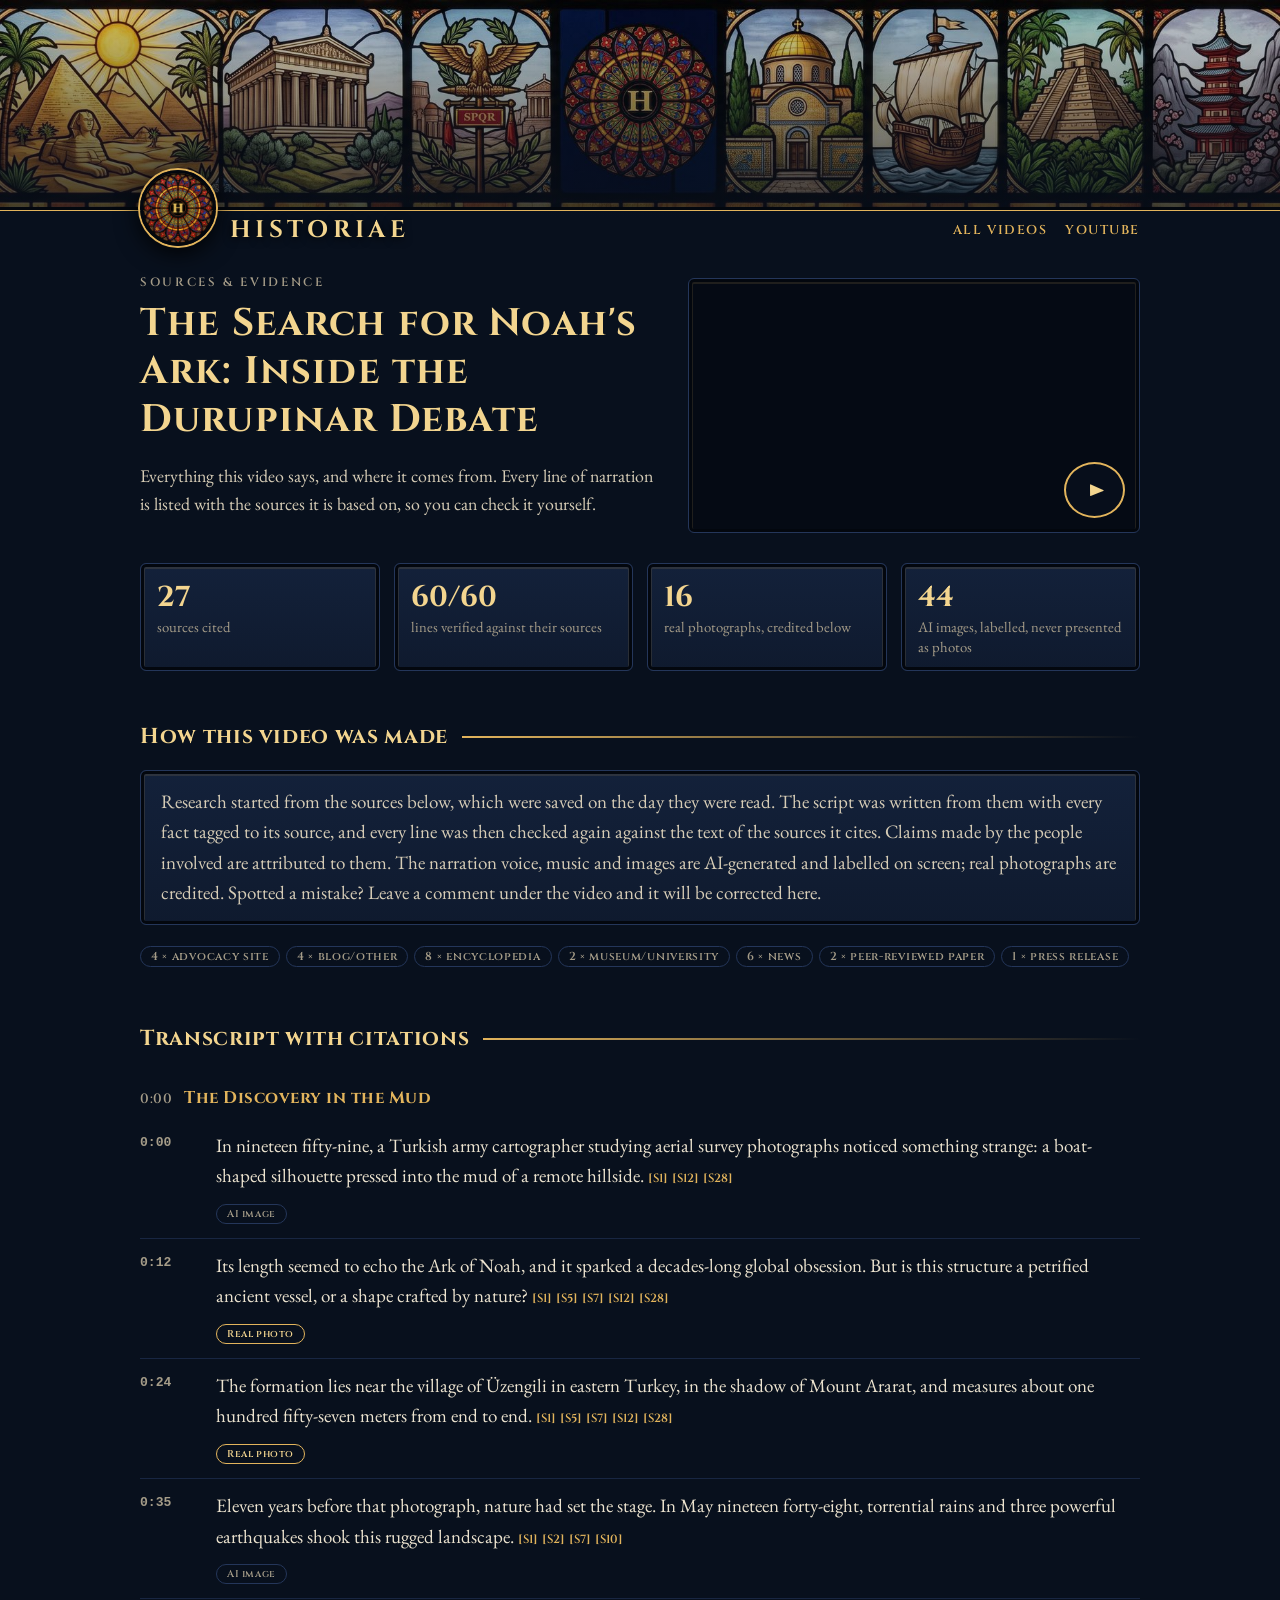
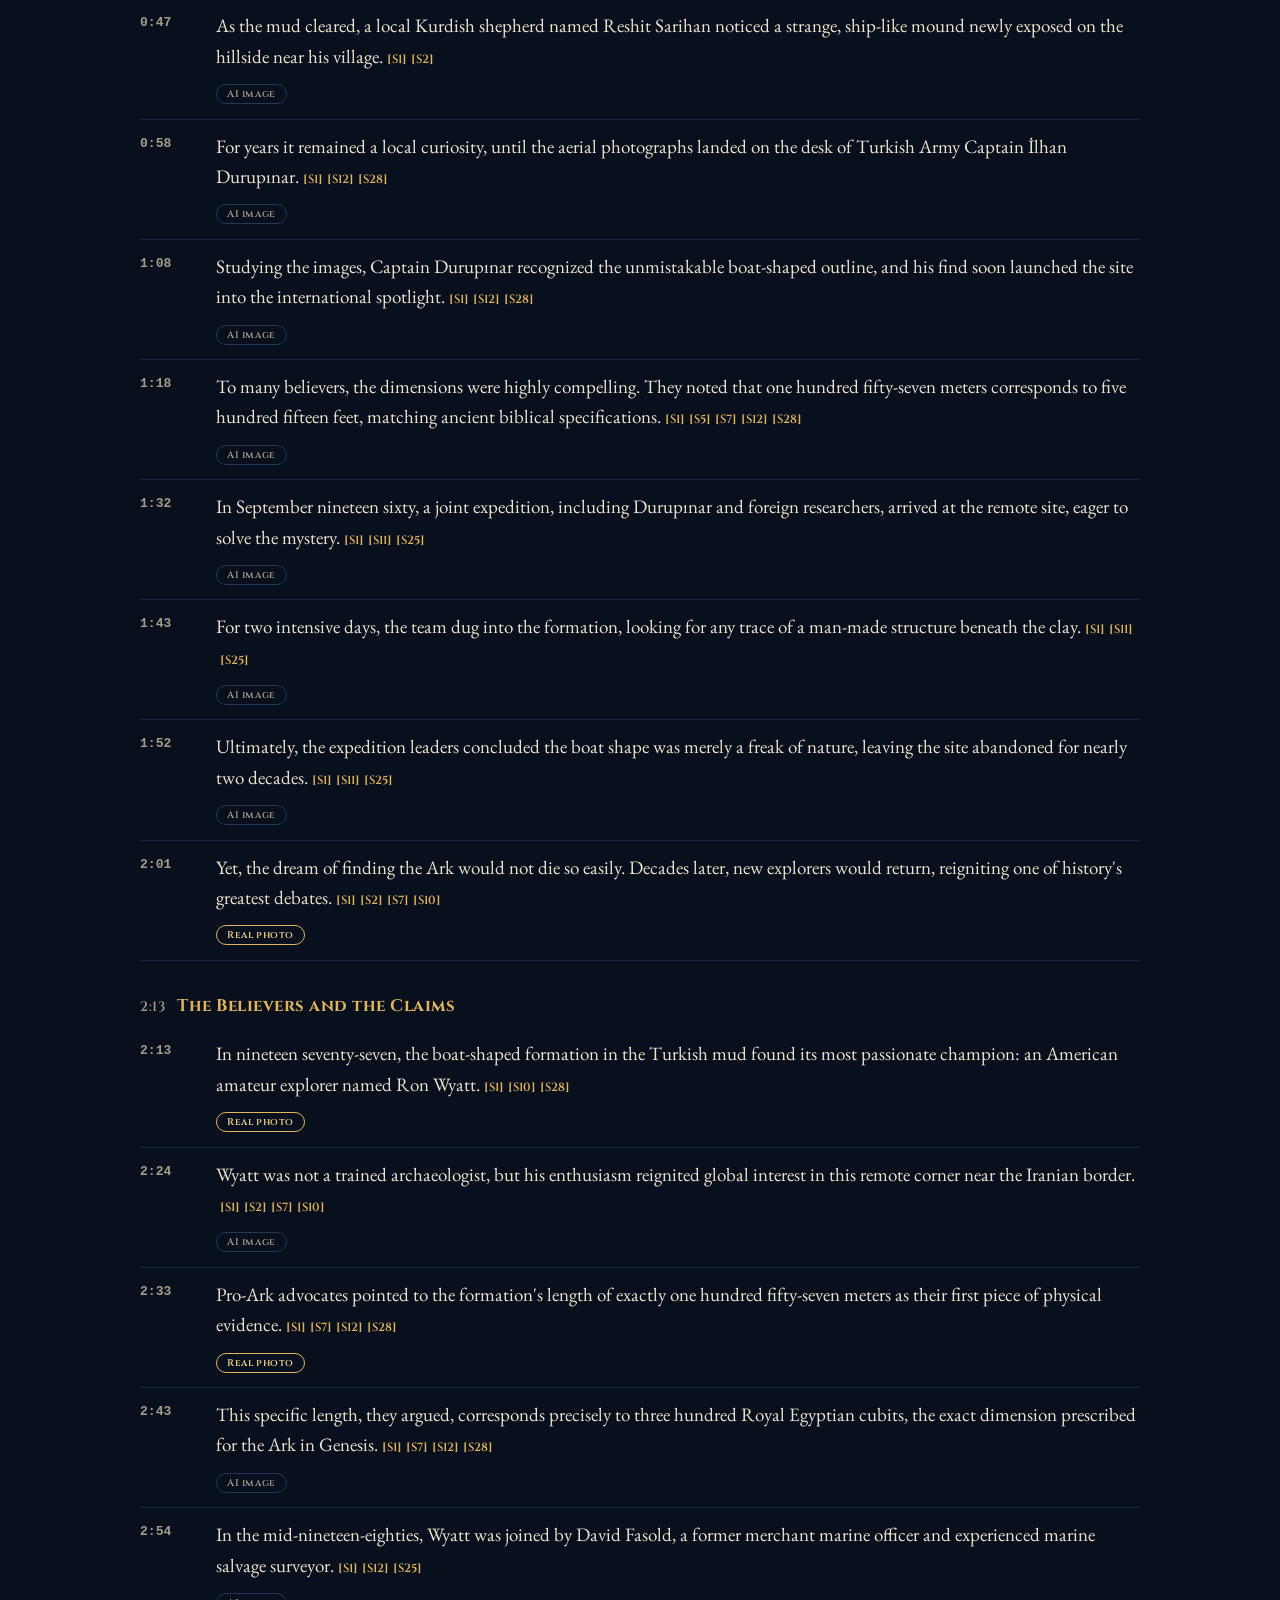
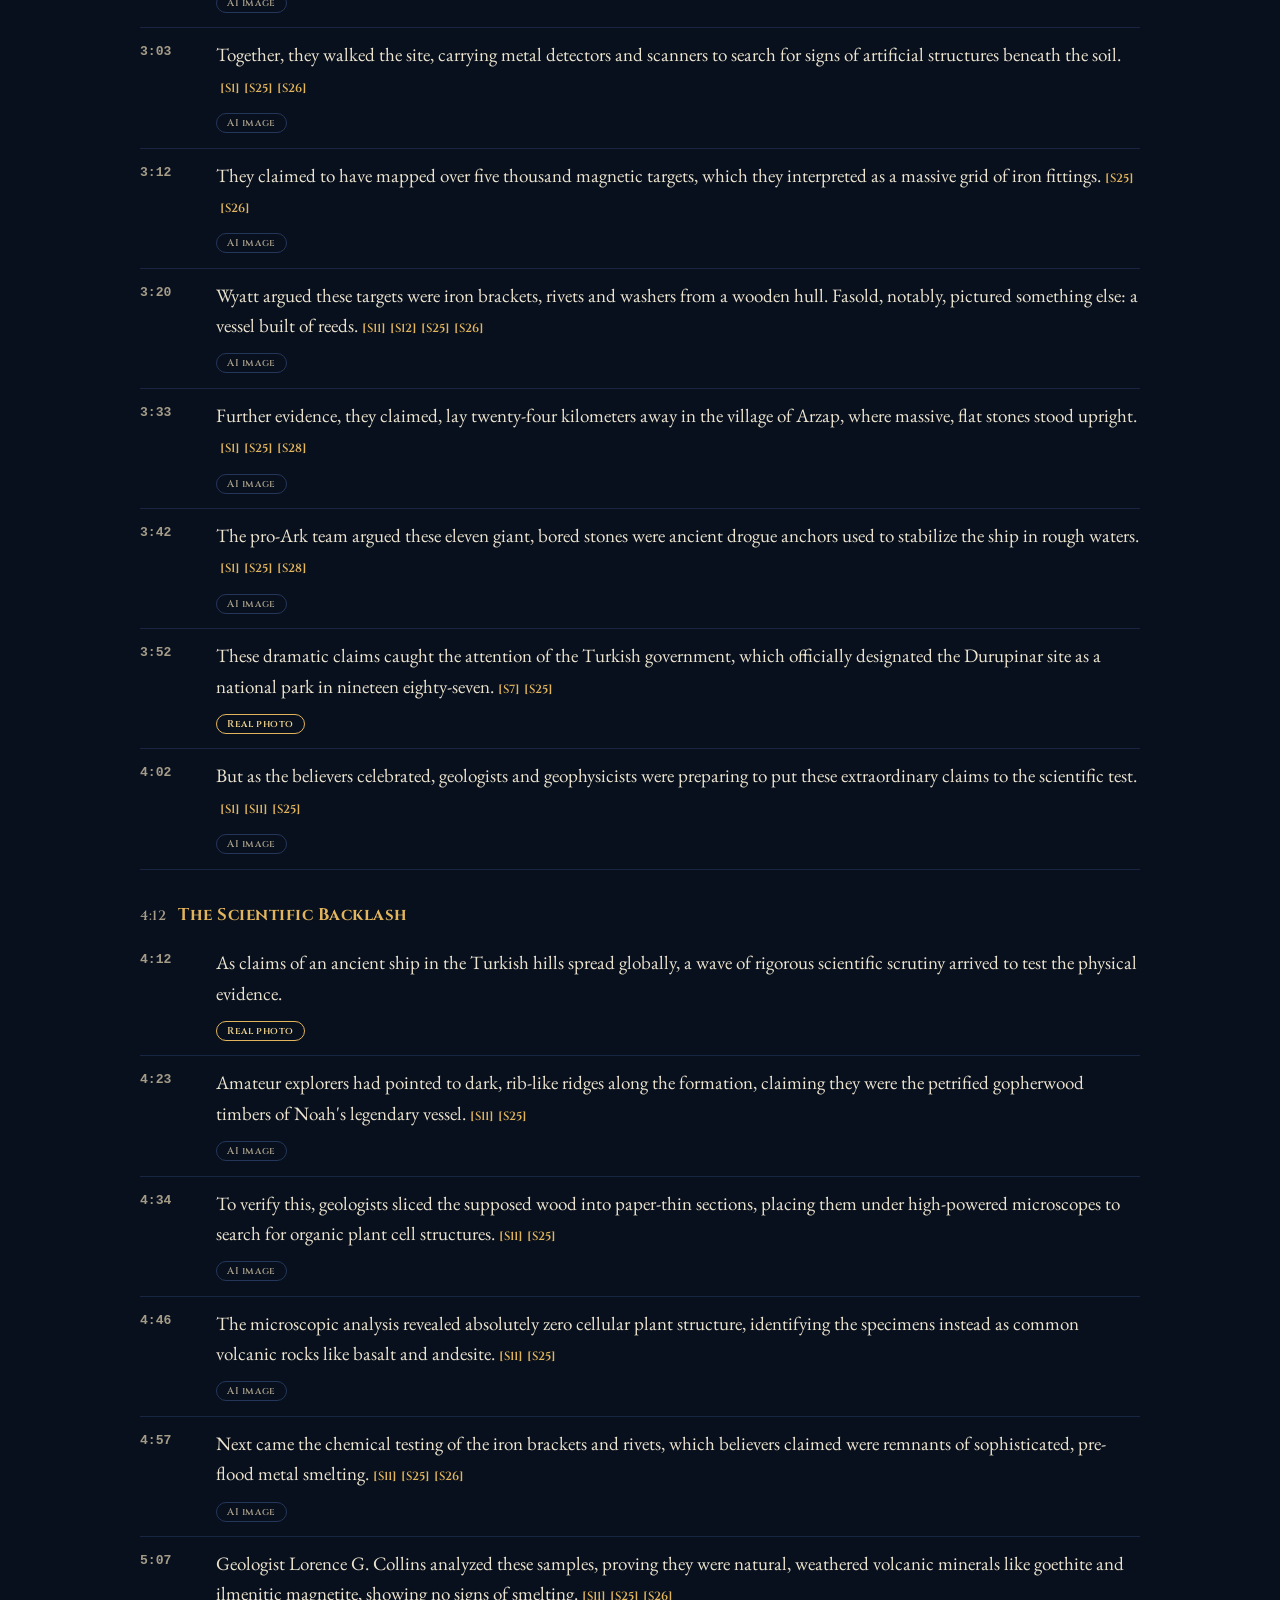
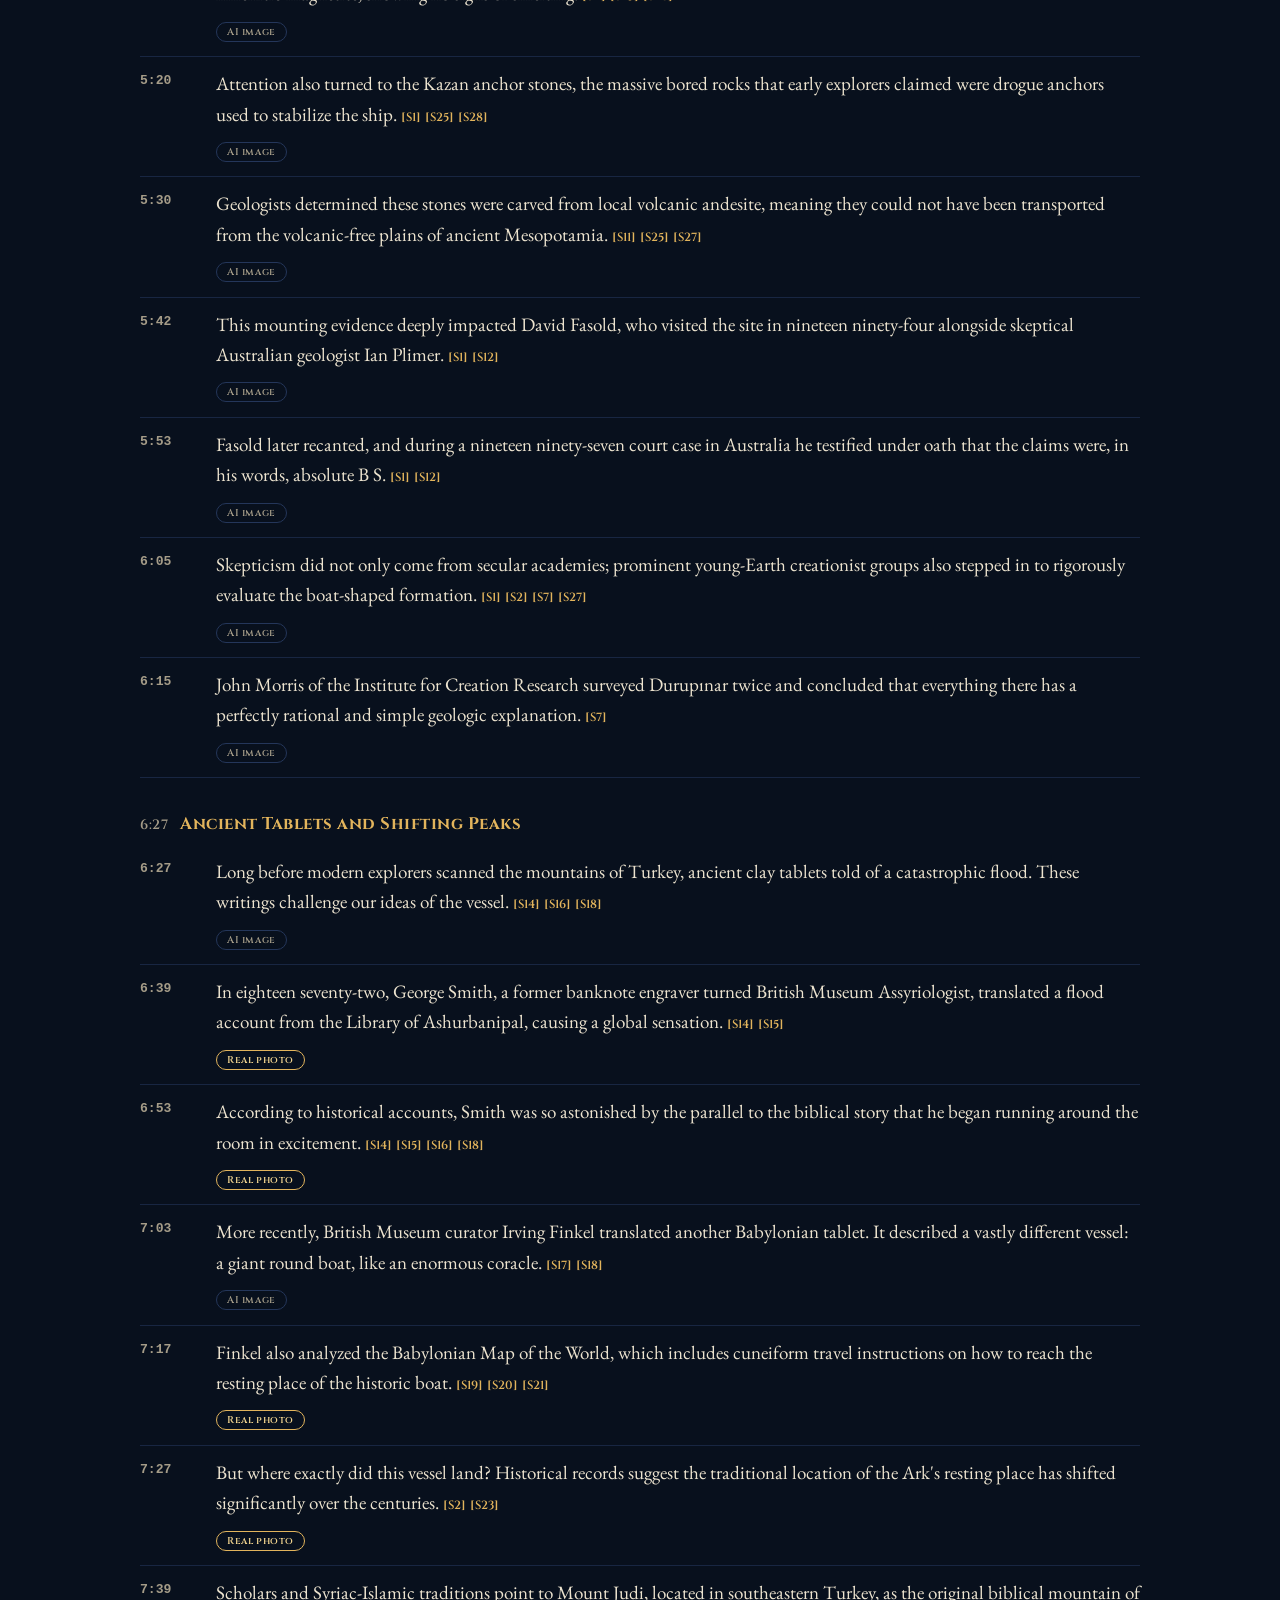
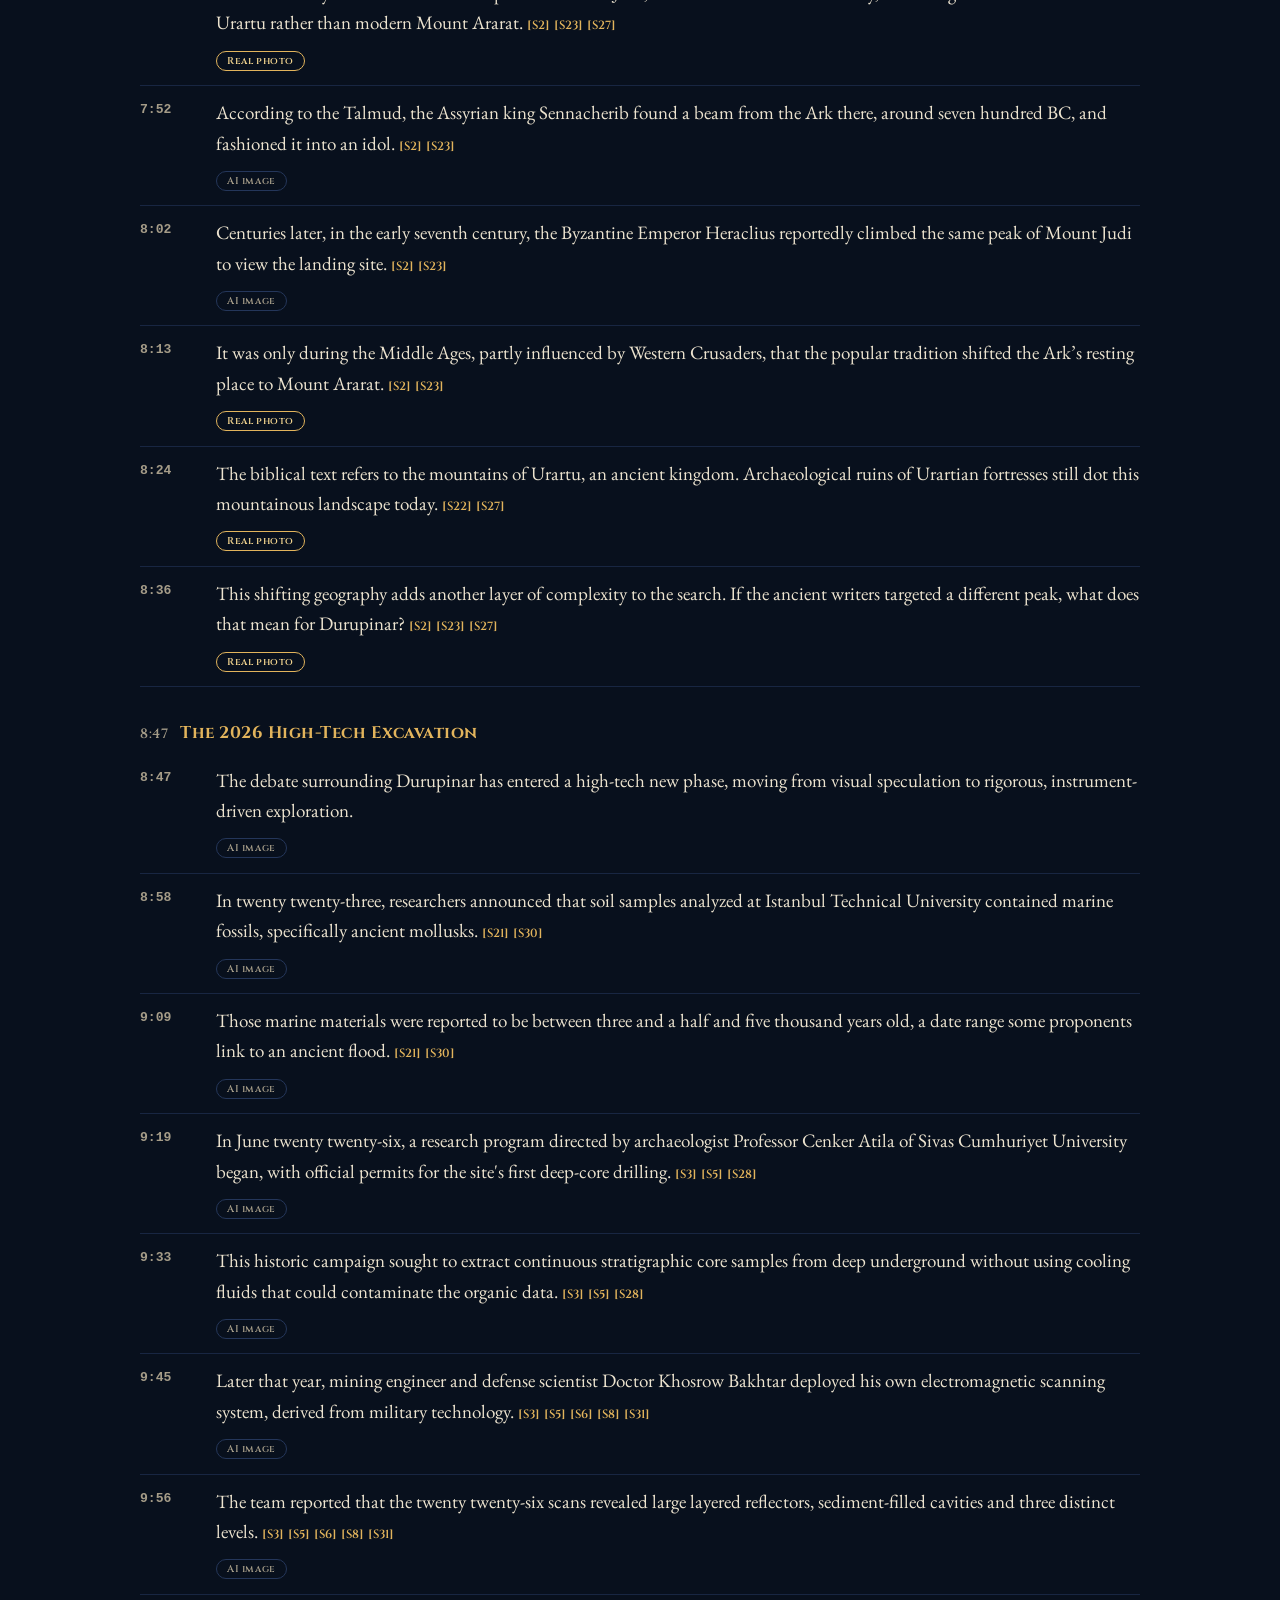
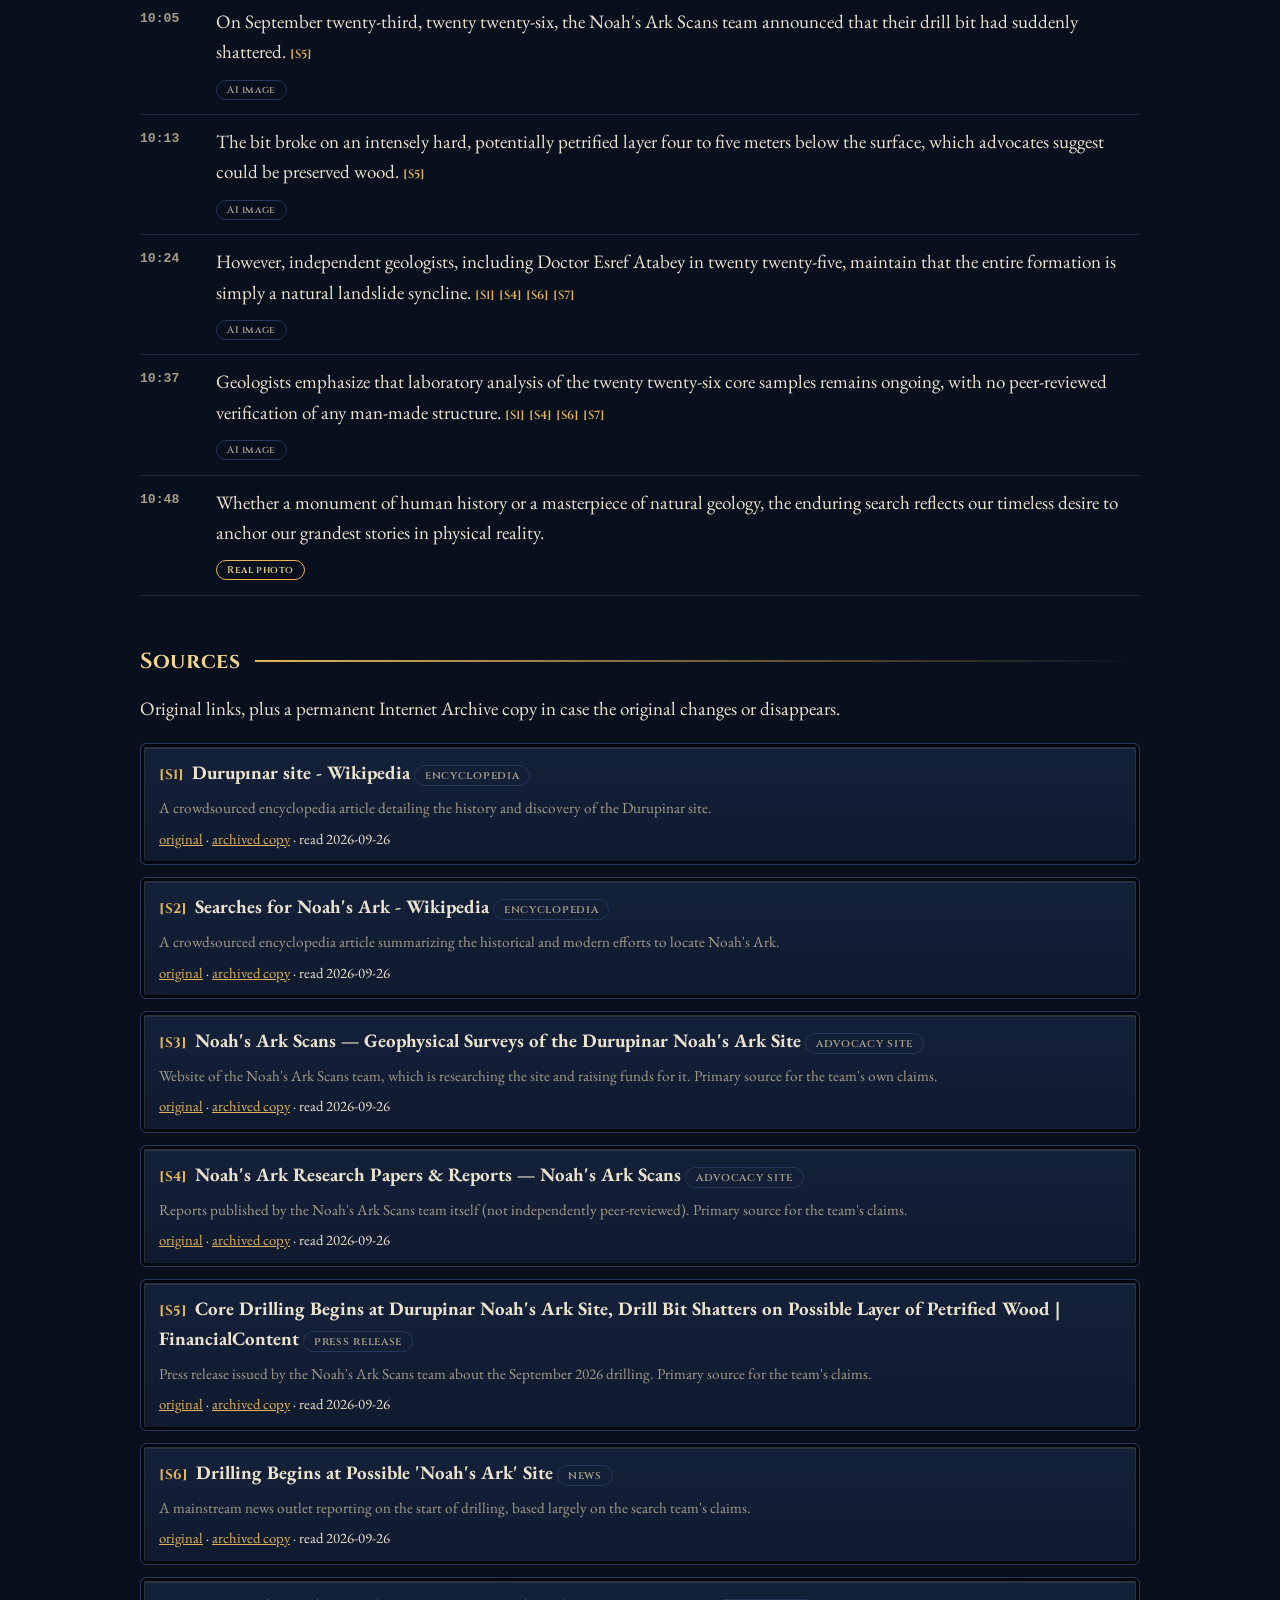
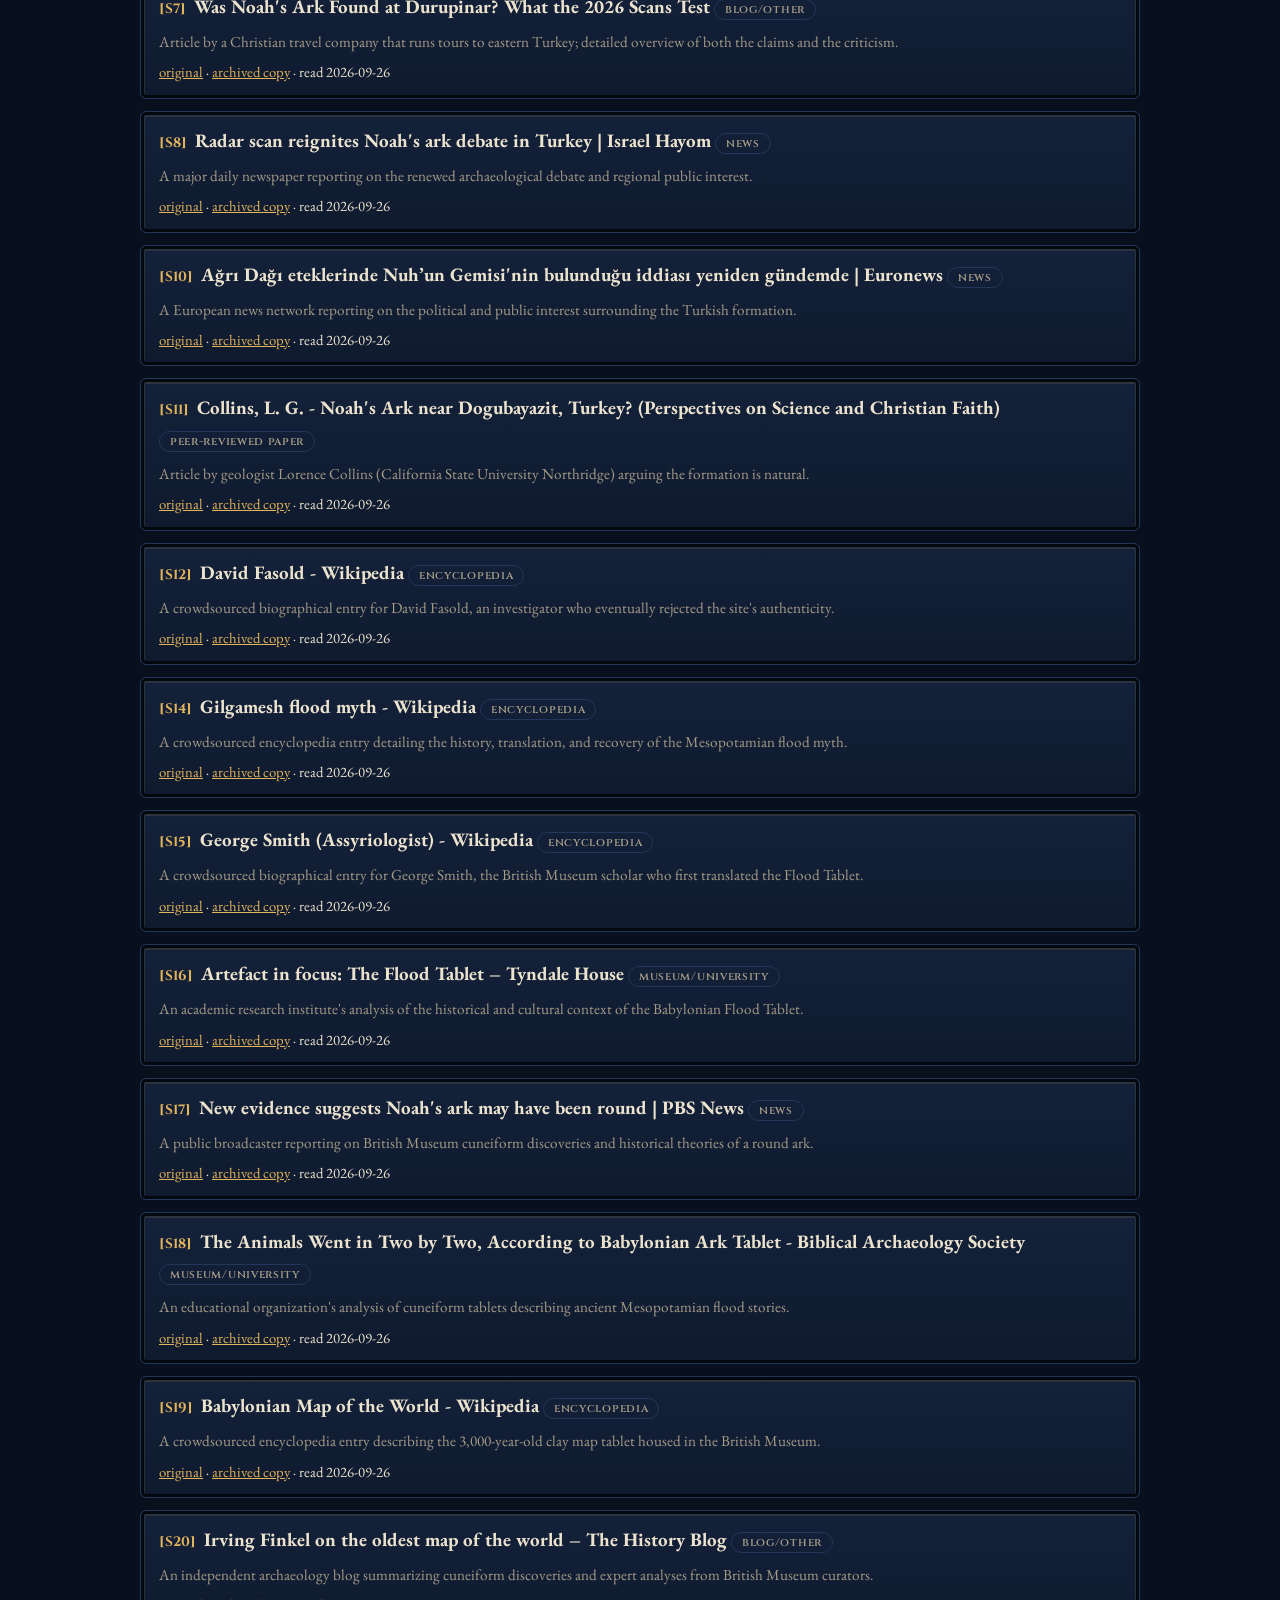
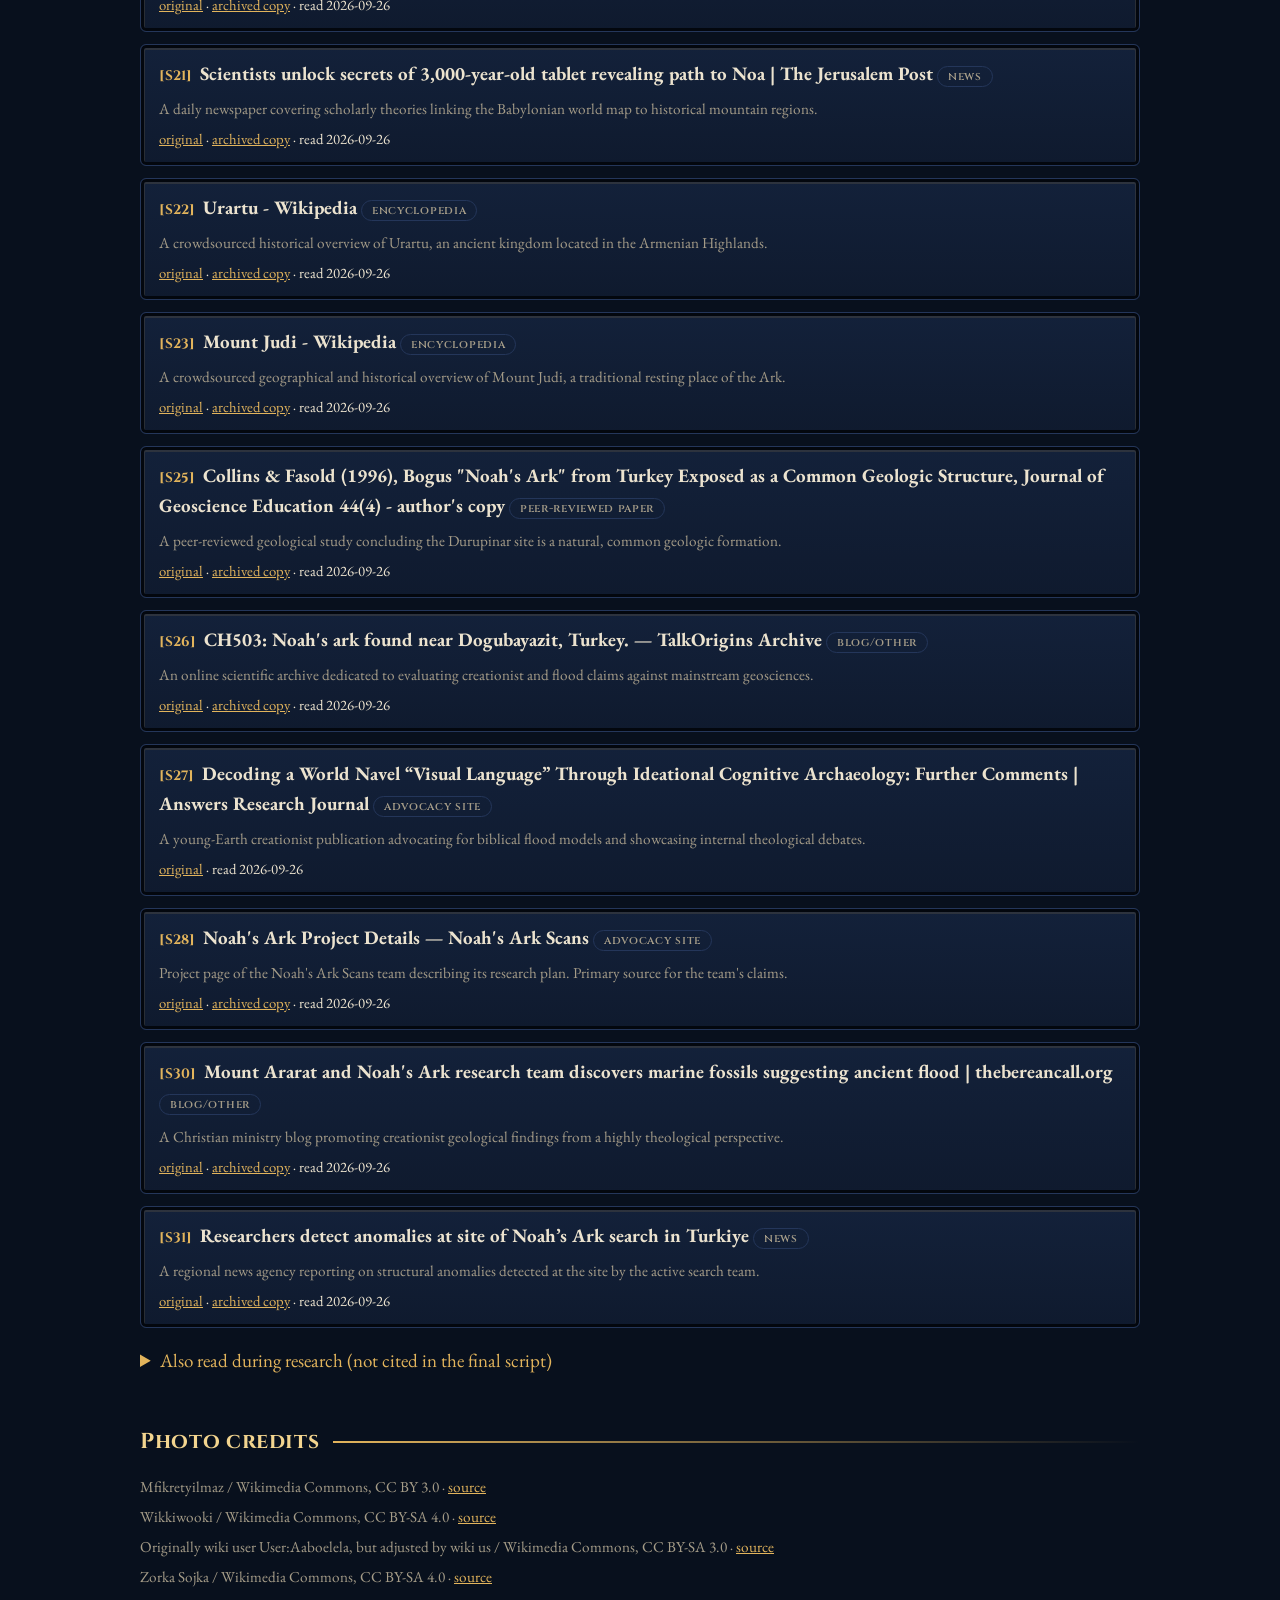
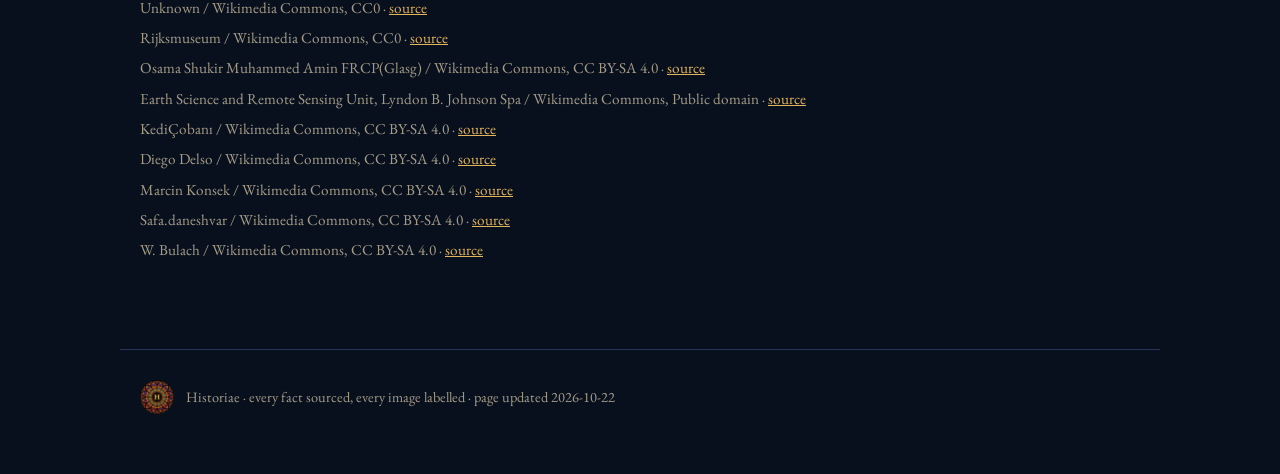
<file: noahs-ark-durupinar/index.html>
<!doctype html><html lang="en"><head><meta charset="utf-8"><meta name="viewport" content="width=device-width,initial-scale=1"><title>Sources: The Search for Noah&#x27;s Ark: Inside the Durupinar Debate</title><meta name="description" content="Every source, a cited transcript and photo credits for the Historiae video: The Search for Noah&#x27;s Ark: Inside the Durupinar Debate"><meta property="og:title" content="Sources: The Search for Noah&#x27;s Ark: Inside the Durupinar Debate"><meta property="og:description" content="Every source, a cited transcript and photo credits for the Historiae video: The Search for Noah&#x27;s Ark: Inside the Durupinar Debate"><meta property="og:image" content="https://i.ytimg.com/vi/73eEvwaUZBc/maxresdefault.jpg"><meta name="theme-color" content="#08101d"><link rel="icon" href="../assets/favicon_64.png"><link rel="apple-touch-icon" href="../assets/apple_touch.png"><link rel="preconnect" href="https://fonts.googleapis.com"><link rel="preconnect" href="https://fonts.gstatic.com" crossorigin><link href="https://fonts.googleapis.com/css2?family=Cinzel:wght@600;700&family=EB+Garamond:ital,wght@0,400;0,500;0,600;1,400&display=swap" rel="stylesheet"><link rel="stylesheet" href="../assets/style.css"></head><body><div class="band"></div><div class="bar"><a class="brand" href="../"><img src="../assets/logo_160.png" alt=""><span>HISTORIAE</span></a><nav><a href="../">All videos</a><a href="https://www.youtube.com/@HistoriaeHistory">YouTube</a></nav></div><main><div class="hero"><div><p class="kicker">Sources &amp; evidence</p><h1>The Search for Noah&#x27;s Ark: Inside the Durupinar Debate</h1><p class="lead">Everything this video says, and where it comes from. Every line of narration is listed with the sources it is based on, so you can check it yourself.</p></div><a class="watch pane" href="https://youtu.be/73eEvwaUZBc" style="background-image:url(https://i.ytimg.com/vi/73eEvwaUZBc/maxresdefault.jpg)" aria-label="Watch the video"></a></div><div class="stats"><div class="stat pane"><b>27</b><span>sources cited</span></div><div class="stat pane"><b>60/60</b><span>lines verified against their sources</span></div><div class="stat pane"><b>16</b><span>real photographs, credited below</span></div><div class="stat pane"><b>44</b><span>AI images, labelled, never presented as photos</span></div></div><h2>How this video was made</h2><div class="made pane">Research started from the sources below, which were saved on the day they were read. The script was written from them with every fact tagged to its source, and every line was then checked again against the text of the sources it cites. Claims made by the people involved are attributed to them. The narration voice, music and images are AI-generated and labelled on screen; real photographs are credited. Spotted a mistake? Leave a comment under the video and it will be corrected here.</div><p style="margin-top:14px"><span class="chip">4 × advocacy site</span><span class="chip">4 × blog/other</span><span class="chip">8 × encyclopedia</span><span class="chip">2 × museum/university</span><span class="chip">6 × news</span><span class="chip">2 × peer-reviewed paper</span><span class="chip">1 × press release</span></p><h2>Transcript with citations</h2><h3 class="chapter"><a class="ts" href="https://www.youtube.com/watch?v=73eEvwaUZBc&amp;t=0s">0:00</a><span>The Discovery in the Mud</span></h3><div class="line"><a class="ts" href="https://www.youtube.com/watch?v=73eEvwaUZBc&amp;t=0s">0:00</a><div>In nineteen fifty-nine, a Turkish army cartographer studying aerial survey photographs noticed something strange: a boat-shaped silhouette pressed into the mud of a remote hillside.<a class="cite" href="#S1">[S1]</a><a class="cite" href="#S12">[S12]</a><a class="cite" href="#S28">[S28]</a><div class="vis"><span class="chip ">AI image</span></div></div></div><div class="line"><a class="ts" href="https://www.youtube.com/watch?v=73eEvwaUZBc&amp;t=12s">0:12</a><div>Its length seemed to echo the Ark of Noah, and it sparked a decades-long global obsession. But is this structure a petrified ancient vessel, or a shape crafted by nature?<a class="cite" href="#S1">[S1]</a><a class="cite" href="#S5">[S5]</a><a class="cite" href="#S7">[S7]</a><a class="cite" href="#S12">[S12]</a><a class="cite" href="#S28">[S28]</a><div class="vis"><span class="chip photo">Real photo</span></div></div></div><div class="line"><a class="ts" href="https://www.youtube.com/watch?v=73eEvwaUZBc&amp;t=24s">0:24</a><div>The formation lies near the village of Üzengili in eastern Turkey, in the shadow of Mount Ararat, and measures about one hundred fifty-seven meters from end to end.<a class="cite" href="#S1">[S1]</a><a class="cite" href="#S5">[S5]</a><a class="cite" href="#S7">[S7]</a><a class="cite" href="#S12">[S12]</a><a class="cite" href="#S28">[S28]</a><div class="vis"><span class="chip photo">Real photo</span></div></div></div><div class="line"><a class="ts" href="https://www.youtube.com/watch?v=73eEvwaUZBc&amp;t=35s">0:35</a><div>Eleven years before that photograph, nature had set the stage. In May nineteen forty-eight, torrential rains and three powerful earthquakes shook this rugged landscape.<a class="cite" href="#S1">[S1]</a><a class="cite" href="#S2">[S2]</a><a class="cite" href="#S7">[S7]</a><a class="cite" href="#S10">[S10]</a><div class="vis"><span class="chip ">AI image</span></div></div></div><div class="line"><a class="ts" href="https://www.youtube.com/watch?v=73eEvwaUZBc&amp;t=47s">0:47</a><div>As the mud cleared, a local Kurdish shepherd named Reshit Sarihan noticed a strange, ship-like mound newly exposed on the hillside near his village.<a class="cite" href="#S1">[S1]</a><a class="cite" href="#S2">[S2]</a><div class="vis"><span class="chip ">AI image</span></div></div></div><div class="line"><a class="ts" href="https://www.youtube.com/watch?v=73eEvwaUZBc&amp;t=58s">0:58</a><div>For years it remained a local curiosity, until the aerial photographs landed on the desk of Turkish Army Captain İlhan Durupınar.<a class="cite" href="#S1">[S1]</a><a class="cite" href="#S12">[S12]</a><a class="cite" href="#S28">[S28]</a><div class="vis"><span class="chip ">AI image</span></div></div></div><div class="line"><a class="ts" href="https://www.youtube.com/watch?v=73eEvwaUZBc&amp;t=68s">1:08</a><div>Studying the images, Captain Durupınar recognized the unmistakable boat-shaped outline, and his find soon launched the site into the international spotlight.<a class="cite" href="#S1">[S1]</a><a class="cite" href="#S12">[S12]</a><a class="cite" href="#S28">[S28]</a><div class="vis"><span class="chip ">AI image</span></div></div></div><div class="line"><a class="ts" href="https://www.youtube.com/watch?v=73eEvwaUZBc&amp;t=78s">1:18</a><div>To many believers, the dimensions were highly compelling. They noted that one hundred fifty-seven meters corresponds to five hundred fifteen feet, matching ancient biblical specifications.<a class="cite" href="#S1">[S1]</a><a class="cite" href="#S5">[S5]</a><a class="cite" href="#S7">[S7]</a><a class="cite" href="#S12">[S12]</a><a class="cite" href="#S28">[S28]</a><div class="vis"><span class="chip ">AI image</span></div></div></div><div class="line"><a class="ts" href="https://www.youtube.com/watch?v=73eEvwaUZBc&amp;t=92s">1:32</a><div>In September nineteen sixty, a joint expedition, including Durupınar and foreign researchers, arrived at the remote site, eager to solve the mystery.<a class="cite" href="#S1">[S1]</a><a class="cite" href="#S11">[S11]</a><a class="cite" href="#S25">[S25]</a><div class="vis"><span class="chip ">AI image</span></div></div></div><div class="line"><a class="ts" href="https://www.youtube.com/watch?v=73eEvwaUZBc&amp;t=103s">1:43</a><div>For two intensive days, the team dug into the formation, looking for any trace of a man-made structure beneath the clay.<a class="cite" href="#S1">[S1]</a><a class="cite" href="#S11">[S11]</a><a class="cite" href="#S25">[S25]</a><div class="vis"><span class="chip ">AI image</span></div></div></div><div class="line"><a class="ts" href="https://www.youtube.com/watch?v=73eEvwaUZBc&amp;t=112s">1:52</a><div>Ultimately, the expedition leaders concluded the boat shape was merely a freak of nature, leaving the site abandoned for nearly two decades.<a class="cite" href="#S1">[S1]</a><a class="cite" href="#S11">[S11]</a><a class="cite" href="#S25">[S25]</a><div class="vis"><span class="chip ">AI image</span></div></div></div><div class="line"><a class="ts" href="https://www.youtube.com/watch?v=73eEvwaUZBc&amp;t=121s">2:01</a><div>Yet, the dream of finding the Ark would not die so easily. Decades later, new explorers would return, reigniting one of history&#x27;s greatest debates.<a class="cite" href="#S1">[S1]</a><a class="cite" href="#S2">[S2]</a><a class="cite" href="#S7">[S7]</a><a class="cite" href="#S10">[S10]</a><div class="vis"><span class="chip photo">Real photo</span></div></div></div><h3 class="chapter"><a class="ts" href="https://www.youtube.com/watch?v=73eEvwaUZBc&amp;t=133s">2:13</a><span>The Believers and the Claims</span></h3><div class="line"><a class="ts" href="https://www.youtube.com/watch?v=73eEvwaUZBc&amp;t=133s">2:13</a><div>In nineteen seventy-seven, the boat-shaped formation in the Turkish mud found its most passionate champion: an American amateur explorer named Ron Wyatt.<a class="cite" href="#S1">[S1]</a><a class="cite" href="#S10">[S10]</a><a class="cite" href="#S28">[S28]</a><div class="vis"><span class="chip photo">Real photo</span></div></div></div><div class="line"><a class="ts" href="https://www.youtube.com/watch?v=73eEvwaUZBc&amp;t=144s">2:24</a><div>Wyatt was not a trained archaeologist, but his enthusiasm reignited global interest in this remote corner near the Iranian border.<a class="cite" href="#S1">[S1]</a><a class="cite" href="#S2">[S2]</a><a class="cite" href="#S7">[S7]</a><a class="cite" href="#S10">[S10]</a><div class="vis"><span class="chip ">AI image</span></div></div></div><div class="line"><a class="ts" href="https://www.youtube.com/watch?v=73eEvwaUZBc&amp;t=153s">2:33</a><div>Pro-Ark advocates pointed to the formation&#x27;s length of exactly one hundred fifty-seven meters as their first piece of physical evidence.<a class="cite" href="#S1">[S1]</a><a class="cite" href="#S7">[S7]</a><a class="cite" href="#S12">[S12]</a><a class="cite" href="#S28">[S28]</a><div class="vis"><span class="chip photo">Real photo</span></div></div></div><div class="line"><a class="ts" href="https://www.youtube.com/watch?v=73eEvwaUZBc&amp;t=163s">2:43</a><div>This specific length, they argued, corresponds precisely to three hundred Royal Egyptian cubits, the exact dimension prescribed for the Ark in Genesis.<a class="cite" href="#S1">[S1]</a><a class="cite" href="#S7">[S7]</a><a class="cite" href="#S12">[S12]</a><a class="cite" href="#S28">[S28]</a><div class="vis"><span class="chip ">AI image</span></div></div></div><div class="line"><a class="ts" href="https://www.youtube.com/watch?v=73eEvwaUZBc&amp;t=174s">2:54</a><div>In the mid-nineteen-eighties, Wyatt was joined by David Fasold, a former merchant marine officer and experienced marine salvage surveyor.<a class="cite" href="#S1">[S1]</a><a class="cite" href="#S12">[S12]</a><a class="cite" href="#S25">[S25]</a><div class="vis"><span class="chip ">AI image</span></div></div></div><div class="line"><a class="ts" href="https://www.youtube.com/watch?v=73eEvwaUZBc&amp;t=183s">3:03</a><div>Together, they walked the site, carrying metal detectors and scanners to search for signs of artificial structures beneath the soil.<a class="cite" href="#S1">[S1]</a><a class="cite" href="#S25">[S25]</a><a class="cite" href="#S26">[S26]</a><div class="vis"><span class="chip ">AI image</span></div></div></div><div class="line"><a class="ts" href="https://www.youtube.com/watch?v=73eEvwaUZBc&amp;t=192s">3:12</a><div>They claimed to have mapped over five thousand magnetic targets, which they interpreted as a massive grid of iron fittings.<a class="cite" href="#S25">[S25]</a><a class="cite" href="#S26">[S26]</a><div class="vis"><span class="chip ">AI image</span></div></div></div><div class="line"><a class="ts" href="https://www.youtube.com/watch?v=73eEvwaUZBc&amp;t=200s">3:20</a><div>Wyatt argued these targets were iron brackets, rivets and washers from a wooden hull. Fasold, notably, pictured something else: a vessel built of reeds.<a class="cite" href="#S11">[S11]</a><a class="cite" href="#S12">[S12]</a><a class="cite" href="#S25">[S25]</a><a class="cite" href="#S26">[S26]</a><div class="vis"><span class="chip ">AI image</span></div></div></div><div class="line"><a class="ts" href="https://www.youtube.com/watch?v=73eEvwaUZBc&amp;t=213s">3:33</a><div>Further evidence, they claimed, lay twenty-four kilometers away in the village of Arzap, where massive, flat stones stood upright.<a class="cite" href="#S1">[S1]</a><a class="cite" href="#S25">[S25]</a><a class="cite" href="#S28">[S28]</a><div class="vis"><span class="chip ">AI image</span></div></div></div><div class="line"><a class="ts" href="https://www.youtube.com/watch?v=73eEvwaUZBc&amp;t=222s">3:42</a><div>The pro-Ark team argued these eleven giant, bored stones were ancient drogue anchors used to stabilize the ship in rough waters.<a class="cite" href="#S1">[S1]</a><a class="cite" href="#S25">[S25]</a><a class="cite" href="#S28">[S28]</a><div class="vis"><span class="chip ">AI image</span></div></div></div><div class="line"><a class="ts" href="https://www.youtube.com/watch?v=73eEvwaUZBc&amp;t=232s">3:52</a><div>These dramatic claims caught the attention of the Turkish government, which officially designated the Durupinar site as a national park in nineteen eighty-seven.<a class="cite" href="#S7">[S7]</a><a class="cite" href="#S25">[S25]</a><div class="vis"><span class="chip photo">Real photo</span></div></div></div><div class="line"><a class="ts" href="https://www.youtube.com/watch?v=73eEvwaUZBc&amp;t=242s">4:02</a><div>But as the believers celebrated, geologists and geophysicists were preparing to put these extraordinary claims to the scientific test.<a class="cite" href="#S1">[S1]</a><a class="cite" href="#S11">[S11]</a><a class="cite" href="#S25">[S25]</a><div class="vis"><span class="chip ">AI image</span></div></div></div><h3 class="chapter"><a class="ts" href="https://www.youtube.com/watch?v=73eEvwaUZBc&amp;t=252s">4:12</a><span>The Scientific Backlash</span></h3><div class="line"><a class="ts" href="https://www.youtube.com/watch?v=73eEvwaUZBc&amp;t=252s">4:12</a><div>As claims of an ancient ship in the Turkish hills spread globally, a wave of rigorous scientific scrutiny arrived to test the physical evidence.<div class="vis"><span class="chip photo">Real photo</span></div></div></div><div class="line"><a class="ts" href="https://www.youtube.com/watch?v=73eEvwaUZBc&amp;t=263s">4:23</a><div>Amateur explorers had pointed to dark, rib-like ridges along the formation, claiming they were the petrified gopherwood timbers of Noah&#x27;s legendary vessel.<a class="cite" href="#S11">[S11]</a><a class="cite" href="#S25">[S25]</a><div class="vis"><span class="chip ">AI image</span></div></div></div><div class="line"><a class="ts" href="https://www.youtube.com/watch?v=73eEvwaUZBc&amp;t=274s">4:34</a><div>To verify this, geologists sliced the supposed wood into paper-thin sections, placing them under high-powered microscopes to search for organic plant cell structures.<a class="cite" href="#S11">[S11]</a><a class="cite" href="#S25">[S25]</a><div class="vis"><span class="chip ">AI image</span></div></div></div><div class="line"><a class="ts" href="https://www.youtube.com/watch?v=73eEvwaUZBc&amp;t=286s">4:46</a><div>The microscopic analysis revealed absolutely zero cellular plant structure, identifying the specimens instead as common volcanic rocks like basalt and andesite.<a class="cite" href="#S11">[S11]</a><a class="cite" href="#S25">[S25]</a><div class="vis"><span class="chip ">AI image</span></div></div></div><div class="line"><a class="ts" href="https://www.youtube.com/watch?v=73eEvwaUZBc&amp;t=297s">4:57</a><div>Next came the chemical testing of the iron brackets and rivets, which believers claimed were remnants of sophisticated, pre-flood metal smelting.<a class="cite" href="#S11">[S11]</a><a class="cite" href="#S25">[S25]</a><a class="cite" href="#S26">[S26]</a><div class="vis"><span class="chip ">AI image</span></div></div></div><div class="line"><a class="ts" href="https://www.youtube.com/watch?v=73eEvwaUZBc&amp;t=307s">5:07</a><div>Geologist Lorence G. Collins analyzed these samples, proving they were natural, weathered volcanic minerals like goethite and ilmenitic magnetite, showing no signs of smelting.<a class="cite" href="#S11">[S11]</a><a class="cite" href="#S25">[S25]</a><a class="cite" href="#S26">[S26]</a><div class="vis"><span class="chip ">AI image</span></div></div></div><div class="line"><a class="ts" href="https://www.youtube.com/watch?v=73eEvwaUZBc&amp;t=320s">5:20</a><div>Attention also turned to the Kazan anchor stones, the massive bored rocks that early explorers claimed were drogue anchors used to stabilize the ship.<a class="cite" href="#S1">[S1]</a><a class="cite" href="#S25">[S25]</a><a class="cite" href="#S28">[S28]</a><div class="vis"><span class="chip ">AI image</span></div></div></div><div class="line"><a class="ts" href="https://www.youtube.com/watch?v=73eEvwaUZBc&amp;t=330s">5:30</a><div>Geologists determined these stones were carved from local volcanic andesite, meaning they could not have been transported from the volcanic-free plains of ancient Mesopotamia.<a class="cite" href="#S11">[S11]</a><a class="cite" href="#S25">[S25]</a><a class="cite" href="#S27">[S27]</a><div class="vis"><span class="chip ">AI image</span></div></div></div><div class="line"><a class="ts" href="https://www.youtube.com/watch?v=73eEvwaUZBc&amp;t=342s">5:42</a><div>This mounting evidence deeply impacted David Fasold, who visited the site in nineteen ninety-four alongside skeptical Australian geologist Ian Plimer.<a class="cite" href="#S1">[S1]</a><a class="cite" href="#S12">[S12]</a><div class="vis"><span class="chip ">AI image</span></div></div></div><div class="line"><a class="ts" href="https://www.youtube.com/watch?v=73eEvwaUZBc&amp;t=353s">5:53</a><div>Fasold later recanted, and during a nineteen ninety-seven court case in Australia he testified under oath that the claims were, in his words, absolute B S.<a class="cite" href="#S1">[S1]</a><a class="cite" href="#S12">[S12]</a><div class="vis"><span class="chip ">AI image</span></div></div></div><div class="line"><a class="ts" href="https://www.youtube.com/watch?v=73eEvwaUZBc&amp;t=365s">6:05</a><div>Skepticism did not only come from secular academies; prominent young-Earth creationist groups also stepped in to rigorously evaluate the boat-shaped formation.<a class="cite" href="#S1">[S1]</a><a class="cite" href="#S2">[S2]</a><a class="cite" href="#S7">[S7]</a><a class="cite" href="#S27">[S27]</a><div class="vis"><span class="chip ">AI image</span></div></div></div><div class="line"><a class="ts" href="https://www.youtube.com/watch?v=73eEvwaUZBc&amp;t=375s">6:15</a><div>John Morris of the Institute for Creation Research surveyed Durupınar twice and concluded that everything there has a perfectly rational and simple geologic explanation.<a class="cite" href="#S7">[S7]</a><div class="vis"><span class="chip ">AI image</span></div></div></div><h3 class="chapter"><a class="ts" href="https://www.youtube.com/watch?v=73eEvwaUZBc&amp;t=387s">6:27</a><span>Ancient Tablets and Shifting Peaks</span></h3><div class="line"><a class="ts" href="https://www.youtube.com/watch?v=73eEvwaUZBc&amp;t=387s">6:27</a><div>Long before modern explorers scanned the mountains of Turkey, ancient clay tablets told of a catastrophic flood. These writings challenge our ideas of the vessel.<a class="cite" href="#S14">[S14]</a><a class="cite" href="#S16">[S16]</a><a class="cite" href="#S18">[S18]</a><div class="vis"><span class="chip ">AI image</span></div></div></div><div class="line"><a class="ts" href="https://www.youtube.com/watch?v=73eEvwaUZBc&amp;t=399s">6:39</a><div>In eighteen seventy-two, George Smith, a former banknote engraver turned British Museum Assyriologist, translated a flood account from the Library of Ashurbanipal, causing a global sensation.<a class="cite" href="#S14">[S14]</a><a class="cite" href="#S15">[S15]</a><div class="vis"><span class="chip photo">Real photo</span></div></div></div><div class="line"><a class="ts" href="https://www.youtube.com/watch?v=73eEvwaUZBc&amp;t=413s">6:53</a><div>According to historical accounts, Smith was so astonished by the parallel to the biblical story that he began running around the room in excitement.<a class="cite" href="#S14">[S14]</a><a class="cite" href="#S15">[S15]</a><a class="cite" href="#S16">[S16]</a><a class="cite" href="#S18">[S18]</a><div class="vis"><span class="chip photo">Real photo</span></div></div></div><div class="line"><a class="ts" href="https://www.youtube.com/watch?v=73eEvwaUZBc&amp;t=423s">7:03</a><div>More recently, British Museum curator Irving Finkel translated another Babylonian tablet. It described a vastly different vessel: a giant round boat, like an enormous coracle.<a class="cite" href="#S17">[S17]</a><a class="cite" href="#S18">[S18]</a><div class="vis"><span class="chip ">AI image</span></div></div></div><div class="line"><a class="ts" href="https://www.youtube.com/watch?v=73eEvwaUZBc&amp;t=437s">7:17</a><div>Finkel also analyzed the Babylonian Map of the World, which includes cuneiform travel instructions on how to reach the resting place of the historic boat.<a class="cite" href="#S19">[S19]</a><a class="cite" href="#S20">[S20]</a><a class="cite" href="#S21">[S21]</a><div class="vis"><span class="chip photo">Real photo</span></div></div></div><div class="line"><a class="ts" href="https://www.youtube.com/watch?v=73eEvwaUZBc&amp;t=447s">7:27</a><div>But where exactly did this vessel land? Historical records suggest the traditional location of the Ark&#x27;s resting place has shifted significantly over the centuries.<a class="cite" href="#S2">[S2]</a><a class="cite" href="#S23">[S23]</a><div class="vis"><span class="chip photo">Real photo</span></div></div></div><div class="line"><a class="ts" href="https://www.youtube.com/watch?v=73eEvwaUZBc&amp;t=459s">7:39</a><div>Scholars and Syriac-Islamic traditions point to Mount Judi, located in southeastern Turkey, as the original biblical mountain of Urartu rather than modern Mount Ararat.<a class="cite" href="#S2">[S2]</a><a class="cite" href="#S23">[S23]</a><a class="cite" href="#S27">[S27]</a><div class="vis"><span class="chip photo">Real photo</span></div></div></div><div class="line"><a class="ts" href="https://www.youtube.com/watch?v=73eEvwaUZBc&amp;t=472s">7:52</a><div>According to the Talmud, the Assyrian king Sennacherib found a beam from the Ark there, around seven hundred BC, and fashioned it into an idol.<a class="cite" href="#S2">[S2]</a><a class="cite" href="#S23">[S23]</a><div class="vis"><span class="chip ">AI image</span></div></div></div><div class="line"><a class="ts" href="https://www.youtube.com/watch?v=73eEvwaUZBc&amp;t=482s">8:02</a><div>Centuries later, in the early seventh century, the Byzantine Emperor Heraclius reportedly climbed the same peak of Mount Judi to view the landing site.<a class="cite" href="#S2">[S2]</a><a class="cite" href="#S23">[S23]</a><div class="vis"><span class="chip ">AI image</span></div></div></div><div class="line"><a class="ts" href="https://www.youtube.com/watch?v=73eEvwaUZBc&amp;t=493s">8:13</a><div>It was only during the Middle Ages, partly influenced by Western Crusaders, that the popular tradition shifted the Ark’s resting place to Mount Ararat.<a class="cite" href="#S2">[S2]</a><a class="cite" href="#S23">[S23]</a><div class="vis"><span class="chip photo">Real photo</span></div></div></div><div class="line"><a class="ts" href="https://www.youtube.com/watch?v=73eEvwaUZBc&amp;t=504s">8:24</a><div>The biblical text refers to the mountains of Urartu, an ancient kingdom. Archaeological ruins of Urartian fortresses still dot this mountainous landscape today.<a class="cite" href="#S22">[S22]</a><a class="cite" href="#S27">[S27]</a><div class="vis"><span class="chip photo">Real photo</span></div></div></div><div class="line"><a class="ts" href="https://www.youtube.com/watch?v=73eEvwaUZBc&amp;t=516s">8:36</a><div>This shifting geography adds another layer of complexity to the search. If the ancient writers targeted a different peak, what does that mean for Durupinar?<a class="cite" href="#S2">[S2]</a><a class="cite" href="#S23">[S23]</a><a class="cite" href="#S27">[S27]</a><div class="vis"><span class="chip photo">Real photo</span></div></div></div><h3 class="chapter"><a class="ts" href="https://www.youtube.com/watch?v=73eEvwaUZBc&amp;t=527s">8:47</a><span>The 2026 High-Tech Excavation</span></h3><div class="line"><a class="ts" href="https://www.youtube.com/watch?v=73eEvwaUZBc&amp;t=527s">8:47</a><div>The debate surrounding Durupinar has entered a high-tech new phase, moving from visual speculation to rigorous, instrument-driven exploration.<div class="vis"><span class="chip ">AI image</span></div></div></div><div class="line"><a class="ts" href="https://www.youtube.com/watch?v=73eEvwaUZBc&amp;t=538s">8:58</a><div>In twenty twenty-three, researchers announced that soil samples analyzed at Istanbul Technical University contained marine fossils, specifically ancient mollusks.<a class="cite" href="#S21">[S21]</a><a class="cite" href="#S30">[S30]</a><div class="vis"><span class="chip ">AI image</span></div></div></div><div class="line"><a class="ts" href="https://www.youtube.com/watch?v=73eEvwaUZBc&amp;t=549s">9:09</a><div>Those marine materials were reported to be between three and a half and five thousand years old, a date range some proponents link to an ancient flood.<a class="cite" href="#S21">[S21]</a><a class="cite" href="#S30">[S30]</a><div class="vis"><span class="chip ">AI image</span></div></div></div><div class="line"><a class="ts" href="https://www.youtube.com/watch?v=73eEvwaUZBc&amp;t=559s">9:19</a><div>In June twenty twenty-six, a research program directed by archaeologist Professor Cenker Atila of Sivas Cumhuriyet University began, with official permits for the site&#x27;s first deep-core drilling.<a class="cite" href="#S3">[S3]</a><a class="cite" href="#S5">[S5]</a><a class="cite" href="#S28">[S28]</a><div class="vis"><span class="chip ">AI image</span></div></div></div><div class="line"><a class="ts" href="https://www.youtube.com/watch?v=73eEvwaUZBc&amp;t=573s">9:33</a><div>This historic campaign sought to extract continuous stratigraphic core samples from deep underground without using cooling fluids that could contaminate the organic data.<a class="cite" href="#S3">[S3]</a><a class="cite" href="#S5">[S5]</a><a class="cite" href="#S28">[S28]</a><div class="vis"><span class="chip ">AI image</span></div></div></div><div class="line"><a class="ts" href="https://www.youtube.com/watch?v=73eEvwaUZBc&amp;t=585s">9:45</a><div>Later that year, mining engineer and defense scientist Doctor Khosrow Bakhtar deployed his own electromagnetic scanning system, derived from military technology.<a class="cite" href="#S3">[S3]</a><a class="cite" href="#S5">[S5]</a><a class="cite" href="#S6">[S6]</a><a class="cite" href="#S8">[S8]</a><a class="cite" href="#S31">[S31]</a><div class="vis"><span class="chip ">AI image</span></div></div></div><div class="line"><a class="ts" href="https://www.youtube.com/watch?v=73eEvwaUZBc&amp;t=596s">9:56</a><div>The team reported that the twenty twenty-six scans revealed large layered reflectors, sediment-filled cavities and three distinct levels.<a class="cite" href="#S3">[S3]</a><a class="cite" href="#S5">[S5]</a><a class="cite" href="#S6">[S6]</a><a class="cite" href="#S8">[S8]</a><a class="cite" href="#S31">[S31]</a><div class="vis"><span class="chip ">AI image</span></div></div></div><div class="line"><a class="ts" href="https://www.youtube.com/watch?v=73eEvwaUZBc&amp;t=605s">10:05</a><div>On September twenty-third, twenty twenty-six, the Noah&#x27;s Ark Scans team announced that their drill bit had suddenly shattered.<a class="cite" href="#S5">[S5]</a><div class="vis"><span class="chip ">AI image</span></div></div></div><div class="line"><a class="ts" href="https://www.youtube.com/watch?v=73eEvwaUZBc&amp;t=613s">10:13</a><div>The bit broke on an intensely hard, potentially petrified layer four to five meters below the surface, which advocates suggest could be preserved wood.<a class="cite" href="#S5">[S5]</a><div class="vis"><span class="chip ">AI image</span></div></div></div><div class="line"><a class="ts" href="https://www.youtube.com/watch?v=73eEvwaUZBc&amp;t=624s">10:24</a><div>However, independent geologists, including Doctor Esref Atabey in twenty twenty-five, maintain that the entire formation is simply a natural landslide syncline.<a class="cite" href="#S1">[S1]</a><a class="cite" href="#S4">[S4]</a><a class="cite" href="#S6">[S6]</a><a class="cite" href="#S7">[S7]</a><div class="vis"><span class="chip ">AI image</span></div></div></div><div class="line"><a class="ts" href="https://www.youtube.com/watch?v=73eEvwaUZBc&amp;t=637s">10:37</a><div>Geologists emphasize that laboratory analysis of the twenty twenty-six core samples remains ongoing, with no peer-reviewed verification of any man-made structure.<a class="cite" href="#S1">[S1]</a><a class="cite" href="#S4">[S4]</a><a class="cite" href="#S6">[S6]</a><a class="cite" href="#S7">[S7]</a><div class="vis"><span class="chip ">AI image</span></div></div></div><div class="line"><a class="ts" href="https://www.youtube.com/watch?v=73eEvwaUZBc&amp;t=648s">10:48</a><div>Whether a monument of human history or a masterpiece of natural geology, the enduring search reflects our timeless desire to anchor our grandest stories in physical reality.<div class="vis"><span class="chip photo">Real photo</span></div></div></div><h2>Sources</h2><p class="note">Original links, plus a permanent Internet Archive copy in case the original changes or disappears.</p><div class="src pane" id="S1"><span class="id">[S1]</span><b>Durupınar site - Wikipedia</b> <span class="chip">encyclopedia</span><div class="note">A crowdsourced encyclopedia article detailing the history and discovery of the Durupinar site.</div><div class="links"><a href="https://en.wikipedia.org/wiki/Durup%C4%B1nar_site">original</a> · <a href="https://web.archive.org/web/20260926075357/https://en.wikipedia.org/wiki/Durup%C4%B1nar_site">archived copy</a> · read 2026-09-26</div></div><div class="src pane" id="S2"><span class="id">[S2]</span><b>Searches for Noah&#x27;s Ark - Wikipedia</b> <span class="chip">encyclopedia</span><div class="note">A crowdsourced encyclopedia article summarizing the historical and modern efforts to locate Noah&#x27;s Ark.</div><div class="links"><a href="https://en.wikipedia.org/wiki/Searches_for_Noah%27s_Ark">original</a> · <a href="https://web.archive.org/web/20260923162429/https://en.wikipedia.org/wiki/Searches_for_Noah%27s_Ark">archived copy</a> · read 2026-09-26</div></div><div class="src pane" id="S3"><span class="id">[S3]</span><b>Noah&#x27;s Ark Scans — Geophysical Surveys of the Durupinar Noah&#x27;s Ark Site</b> <span class="chip">advocacy site</span><div class="note">Website of the Noah&#x27;s Ark Scans team, which is researching the site and raising funds for it. Primary source for the team&#x27;s own claims.</div><div class="links"><a href="https://www.noahsarkscans.com/">original</a> · <a href="https://web.archive.org/web/20260924180011/https://www.noahsarkscans.com/">archived copy</a> · read 2026-09-26</div></div><div class="src pane" id="S4"><span class="id">[S4]</span><b>Noah&#x27;s Ark Research Papers &amp; Reports — Noah&#x27;s Ark Scans</b> <span class="chip">advocacy site</span><div class="note">Reports published by the Noah&#x27;s Ark Scans team itself (not independently peer-reviewed). Primary source for the team&#x27;s claims.</div><div class="links"><a href="https://www.noahsarkscans.com/research">original</a> · <a href="https://web.archive.org/web/20260725133041/https://www.noahsarkscans.com/research">archived copy</a> · read 2026-09-26</div></div><div class="src pane" id="S5"><span class="id">[S5]</span><b>Core Drilling Begins at Durupinar Noah&#x27;s Ark Site, Drill Bit Shatters on Possible Layer of Petrified Wood | FinancialContent</b> <span class="chip">press release</span><div class="note">Press release issued by the Noah&#x27;s Ark Scans team about the September 2026 drilling. Primary source for the team&#x27;s claims.</div><div class="links"><a href="https://www.financialcontent.com/article/gnwcq-2026-9-23-core-drilling-begins-at-durupinar-noahs-ark-site-drill-bit-shatters-on-possible-layer-of-petrified-wood">original</a> · <a href="https://web.archive.org/web/20260927091709/https://www.financialcontent.com/article/gnwcq-2026-9-23-core-drilling-begins-at-durupinar-noahs-ark-site-drill-bit-shatters-on-possible-layer-of-petrified-wood">archived copy</a> · read 2026-09-26</div></div><div class="src pane" id="S6"><span class="id">[S6]</span><b>Drilling Begins at Possible &#x27;Noah&#x27;s Ark&#x27; Site</b> <span class="chip">news</span><div class="note">A mainstream news outlet reporting on the start of drilling, based largely on the search team&#x27;s claims.</div><div class="links"><a href="https://www.yahoo.com/news/science/articles/drilling-begins-possible-noahs-ark-023257743.html">original</a> · <a href="https://web.archive.org/web/20260924165454/https://www.yahoo.com/news/science/articles/drilling-begins-possible-noahs-ark-023257743.html">archived copy</a> · read 2026-09-26</div></div><div class="src pane" id="S7"><span class="id">[S7]</span><b>Was Noah&#x27;s Ark Found at Durupinar? What the 2026 Scans Test</b> <span class="chip">blog/other</span><div class="note">Article by a Christian travel company that runs tours to eastern Turkey; detailed overview of both the claims and the criticism.</div><div class="links"><a href="https://livingpassages.com/durupinar-noahs-ark/">original</a> · <a href="https://web.archive.org/web/20260927091854/https://livingpassages.com/durupinar-noahs-ark/">archived copy</a> · read 2026-09-26</div></div><div class="src pane" id="S8"><span class="id">[S8]</span><b>Radar scan reignites Noah&#x27;s ark debate in Turkey | Israel Hayom</b> <span class="chip">news</span><div class="note">A major daily newspaper reporting on the renewed archaeological debate and regional public interest.</div><div class="links"><a href="https://www.israelhayom.com/2026/08/24/noahs-ark-radar-scan-turkey-mount-ararat/">original</a> · <a href="https://web.archive.org/web/20260927092050/https://www.israelhayom.com/2026/05/20/has-alexander-the-greats-lost-tomb-been-found/autoload/?lang=en_US">archived copy</a> · read 2026-09-26</div></div><div class="src pane" id="S10"><span class="id">[S10]</span><b>Ağrı Dağı eteklerinde Nuh’un Gemisi&#x27;nin bulunduğu iddiası yeniden gündemde | Euronews</b> <span class="chip">news</span><div class="note">A European news network reporting on the political and public interest surrounding the Turkish formation.</div><div class="links"><a href="https://tr.euronews.com/2026/04/23/agri-dagi-eteklerinde-nuhun-gemisinin-bulundugu-iddiasi-yeniden-gundemde">original</a> · <a href="https://web.archive.org/web/20260927092121/https://tr.euronews.com/2026/04/23/agri-dagi-eteklerinde-nuhun-gemisinin-bulundugu-iddiasi-yeniden-gundemde">archived copy</a> · read 2026-09-26</div></div><div class="src pane" id="S11"><span class="id">[S11]</span><b>Collins, L. G. - Noah&#x27;s Ark near Dogubayazit, Turkey? (Perspectives on Science and Christian Faith)</b> <span class="chip">peer-reviewed paper</span><div class="note">Article by geologist Lorence Collins (California State University Northridge) arguing the formation is natural.</div><div class="links"><a href="http://www.csun.edu/~vcgeo005/Dogu.pdf">original</a> · <a href="https://web.archive.org/web/20260429150214/https://www.csun.edu/~vcgeo005/Dogu.pdf">archived copy</a> · read 2026-09-26</div></div><div class="src pane" id="S12"><span class="id">[S12]</span><b>David Fasold - Wikipedia</b> <span class="chip">encyclopedia</span><div class="note">A crowdsourced biographical entry for David Fasold, an investigator who eventually rejected the site&#x27;s authenticity.</div><div class="links"><a href="https://en.wikipedia.org/wiki/David_Fasold">original</a> · <a href="https://web.archive.org/web/20260107122548/https://en.wikipedia.org/wiki/David_Fasold">archived copy</a> · read 2026-09-26</div></div><div class="src pane" id="S14"><span class="id">[S14]</span><b>Gilgamesh flood myth - Wikipedia</b> <span class="chip">encyclopedia</span><div class="note">A crowdsourced encyclopedia entry detailing the history, translation, and recovery of the Mesopotamian flood myth.</div><div class="links"><a href="https://en.wikipedia.org/wiki/Gilgamesh_flood_myth">original</a> · <a href="https://web.archive.org/web/20260918032926/https://en.wikipedia.org/wiki/Gilgamesh_flood_myth">archived copy</a> · read 2026-09-26</div></div><div class="src pane" id="S15"><span class="id">[S15]</span><b>George Smith (Assyriologist) - Wikipedia</b> <span class="chip">encyclopedia</span><div class="note">A crowdsourced biographical entry for George Smith, the British Museum scholar who first translated the Flood Tablet.</div><div class="links"><a href="https://en.wikipedia.org/wiki/George_Smith_(Assyriologist)">original</a> · <a href="https://web.archive.org/web/20260908052736/https://en.wikipedia.org/wiki/George_Smith_(Assyriologist)">archived copy</a> · read 2026-09-26</div></div><div class="src pane" id="S16"><span class="id">[S16]</span><b>Artefact in focus: The Flood Tablet – Tyndale House</b> <span class="chip">museum/university</span><div class="note">An academic research institute&#x27;s analysis of the historical and cultural context of the Babylonian Flood Tablet.</div><div class="links"><a href="https://tyndalehouse.com/2024/10/09/the-flood-tablet/">original</a> · <a href="https://web.archive.org/web/20260311033625/https://tyndalehouse.com/2024/10/09/the-flood-tablet/">archived copy</a> · read 2026-09-26</div></div><div class="src pane" id="S17"><span class="id">[S17]</span><b>New evidence suggests Noah&#x27;s ark may have been round | PBS News</b> <span class="chip">news</span><div class="note">A public broadcaster reporting on British Museum cuneiform discoveries and historical theories of a round ark.</div><div class="links"><a href="https://www.pbs.org/newshour/world/new-evidence-suggests-noahs-ark-may-have-been-round">original</a> · <a href="https://web.archive.org/web/20260101104429/https://www.pbs.org/newshour/world/new-evidence-suggests-noahs-ark-may-have-been-round">archived copy</a> · read 2026-09-26</div></div><div class="src pane" id="S18"><span class="id">[S18]</span><b>The Animals Went in Two by Two, According to Babylonian Ark Tablet - Biblical Archaeology Society</b> <span class="chip">museum/university</span><div class="note">An educational organization&#x27;s analysis of cuneiform tablets describing ancient Mesopotamian flood stories.</div><div class="links"><a href="https://www.biblicalarchaeology.org/daily/news/the-animals-went-in-two-by-two-according-to-babylonian-ark-tablet/">original</a> · <a href="https://web.archive.org/web/20260922094600/https://www.biblicalarchaeology.org/daily/news/the-animals-went-in-two-by-two-according-to-babylonian-ark-tablet/">archived copy</a> · read 2026-09-26</div></div><div class="src pane" id="S19"><span class="id">[S19]</span><b>Babylonian Map of the World - Wikipedia</b> <span class="chip">encyclopedia</span><div class="note">A crowdsourced encyclopedia entry describing the 3,000-year-old clay map tablet housed in the British Museum.</div><div class="links"><a href="https://en.wikipedia.org/wiki/Babylonian_Map_of_the_World">original</a> · <a href="https://web.archive.org/web/20260922200921/https://en.wikipedia.org/wiki/Babylonian_Map_of_the_World">archived copy</a> · read 2026-09-26</div></div><div class="src pane" id="S20"><span class="id">[S20]</span><b>Irving Finkel on the oldest map of the world – The History Blog</b> <span class="chip">blog/other</span><div class="note">An independent archaeology blog summarizing cuneiform discoveries and expert analyses from British Museum curators.</div><div class="links"><a href="https://www.thehistoryblog.com/archives/71593">original</a> · <a href="https://web.archive.org/web/20260927092309/https://www.thehistoryblog.com/archives/71593">archived copy</a> · read 2026-09-26</div></div><div class="src pane" id="S21"><span class="id">[S21]</span><b>Scientists unlock secrets of 3,000-year-old tablet revealing path to Noa | The Jerusalem Post</b> <span class="chip">news</span><div class="note">A daily newspaper covering scholarly theories linking the Babylonian world map to historical mountain regions.</div><div class="links"><a href="https://www.jpost.com/archaeology/archaeology-around-the-world/article-826776">original</a> · <a href="https://web.archive.org/web/20260529205333/https://www.jpost.com/archaeology/archaeology-around-the-world/article-826776">archived copy</a> · read 2026-09-26</div></div><div class="src pane" id="S22"><span class="id">[S22]</span><b>Urartu - Wikipedia</b> <span class="chip">encyclopedia</span><div class="note">A crowdsourced historical overview of Urartu, an ancient kingdom located in the Armenian Highlands.</div><div class="links"><a href="https://en.wikipedia.org/wiki/Urartu">original</a> · <a href="https://web.archive.org/web/20260927092346/https://en.wikipedia.org/wiki/Urartu">archived copy</a> · read 2026-09-26</div></div><div class="src pane" id="S23"><span class="id">[S23]</span><b>Mount Judi - Wikipedia</b> <span class="chip">encyclopedia</span><div class="note">A crowdsourced geographical and historical overview of Mount Judi, a traditional resting place of the Ark.</div><div class="links"><a href="https://en.wikipedia.org/wiki/Mount_Judi">original</a> · <a href="https://web.archive.org/web/20260916162004/https://en.wikipedia.org/wiki/Mount_Judi">archived copy</a> · read 2026-09-26</div></div><div class="src pane" id="S25"><span class="id">[S25]</span><b>Collins &amp; Fasold (1996), Bogus &quot;Noah&#x27;s Ark&quot; from Turkey Exposed as a Common Geologic Structure, Journal of Geoscience Education 44(4) - author&#x27;s copy</b> <span class="chip">peer-reviewed paper</span><div class="note">A peer-reviewed geological study concluding the Durupinar site is a natural, common geologic formation.</div><div class="links"><a href="http://www.csun.edu/~vcgeo005/bogus.html">original</a> · <a href="https://web.archive.org/web/20260811220737/https://www.csun.edu/~vcgeo005/bogus.html">archived copy</a> · read 2026-09-26</div></div><div class="src pane" id="S26"><span class="id">[S26]</span><b>CH503:  Noah&#x27;s ark found near Dogubayazit, Turkey. — TalkOrigins Archive</b> <span class="chip">blog/other</span><div class="note">An online scientific archive dedicated to evaluating creationist and flood claims against mainstream geosciences.</div><div class="links"><a href="https://talkorigins.org/indexcc/CH/CH503.html">original</a> · <a href="https://web.archive.org/web/20260518215123/https://talkorigins.org/indexcc/CH/CH503.html">archived copy</a> · read 2026-09-26</div></div><div class="src pane" id="S27"><span class="id">[S27]</span><b>Decoding a World Navel “Visual Language” Through Ideational Cognitive Archaeology: Further Comments
 | Answers Research Journal</b> <span class="chip">advocacy site</span><div class="note">A young-Earth creationist publication advocating for biblical flood models and showcasing internal theological debates.</div><div class="links"><a href="https://answersresearchjournal.org/archaeology/decoding-world-navel-visual-language-further-comments/">original</a> · read 2026-09-26</div></div><div class="src pane" id="S28"><span class="id">[S28]</span><b>Noah&#x27;s Ark Project Details — Noah&#x27;s Ark Scans</b> <span class="chip">advocacy site</span><div class="note">Project page of the Noah&#x27;s Ark Scans team describing its research plan. Primary source for the team&#x27;s claims.</div><div class="links"><a href="https://www.noahsarkscans.com/the-ark-project">original</a> · <a href="https://web.archive.org/web/20260925193120/https://www.noahsarkscans.com/the-ark-project">archived copy</a> · read 2026-09-26</div></div><div class="src pane" id="S30"><span class="id">[S30]</span><b>Mount Ararat and Noah&#x27;s Ark research team discovers marine fossils suggesting ancient flood | thebereancall.org</b> <span class="chip">blog/other</span><div class="note">A Christian ministry blog promoting creationist geological findings from a highly theological perspective.</div><div class="links"><a href="https://www.thebereancall.org/content/mount-ararat-and-noahs-ark-research-team-discovers-marine-fossils-suggesting-ancient-flood">original</a> · <a href="https://web.archive.org/web/20250423222944/https://www.thebereancall.org/content/mount-ararat-and-noahs-ark-research-team-discovers-marine-fossils-suggesting-ancient-flood">archived copy</a> · read 2026-09-26</div></div><div class="src pane" id="S31"><span class="id">[S31]</span><b>Researchers detect anomalies at site of Noah’s Ark search in Turkiye</b> <span class="chip">news</span><div class="note">A regional news agency reporting on structural anomalies detected at the site by the active search team.</div><div class="links"><a href="https://www.azernews.az/region/263072.html">original</a> · <a href="https://web.archive.org/web/20260830080333/https://www.azernews.az/region/263072.html">archived copy</a> · read 2026-09-26</div></div><details><summary>Also read during research (not cited in the final script)</summary><div class="note">[S9] <a href="https://www.foxnews.com/travel/could-noahs-ark-remains-buried-turkey-new-findings-revive-age-old-debate">Potential Noah&#x27;s Ark site in Turkey debated after new soil data research | Fox News</a></div><div class="note">[S13] <a href="https://en.wikipedia.org/wiki/John_Baumgardner">John Baumgardner - Wikipedia</a></div><div class="note">[S24] <a href="https://sci-bot.ru/the-durupinar-formation-93268431">Sci-Bot: The durupinar Formation</a></div><div class="note">[S29] <a href="https://www.noahsarkscans.com/about">About the Noah&#x27;s Ark Project — Noah&#x27;s Ark Scans</a></div></details><h2>Photo credits</h2><div class="credits"><div>Mfikretyilmaz / Wikimedia Commons, CC BY 3.0 · <a href="https://commons.wikimedia.org/wiki/File:The_Structure_Claimed_to_be_the_Noah%27s_Ark_near_the_Mount_Ararat_in_Turkey.jpg">source</a></div><div>Wikkiwooki / Wikimedia Commons, CC BY-SA 4.0 · <a href="https://commons.wikimedia.org/wiki/File:The_Durupinar_site_in_July_2019.jpg">source</a></div><div>Originally wiki user User:Aaboelela, but adjusted by wiki us / Wikimedia Commons, CC BY-SA 3.0 · <a href="https://commons.wikimedia.org/wiki/File:NuhunGemisi.jpg">source</a></div><div>Zorka Sojka / Wikimedia Commons, CC BY-SA 4.0 · <a href="https://commons.wikimedia.org/wiki/File:Turecko_Noemova_archa_(03).jpg">source</a></div><div>Unknown / Wikimedia Commons, CC0 · <a href="https://commons.wikimedia.org/wiki/File:British_Museum_Flood_Tablet.jpg">source</a></div><div>Rijksmuseum / Wikimedia Commons, CC0 · <a href="https://commons.wikimedia.org/wiki/File:Chald%C3%A4ische_Genesis_(titel_op_object),_RP-F-2001-7-863.jpg">source</a></div><div>Osama Shukir Muhammed Amin FRCP(Glasg) / Wikimedia Commons, CC BY-SA 4.0 · <a href="https://commons.wikimedia.org/wiki/File:The_Babylonian_map_of_the_world,_from_Sippar,_Mesopotamia..JPG">source</a></div><div>Earth Science and Remote Sensing Unit, Lyndon B. Johnson Spa / Wikimedia Commons, Public domain · <a href="https://commons.wikimedia.org/wiki/File:ISS053-E-127168_-_View_of_Turkey.jpg">source</a></div><div>KediÇobanı / Wikimedia Commons, CC BY-SA 4.0 · <a href="https://commons.wikimedia.org/wiki/File:Cudi_Da%C4%9F%C4%B1.jpg">source</a></div><div>Diego Delso / Wikimedia Commons, CC BY-SA 4.0 · <a href="https://commons.wikimedia.org/wiki/File:Monasterio_Khor_Virap,_Armenia,_2016-10-01,_DD_25.jpg">source</a></div><div>Marcin Konsek / Wikimedia Commons, CC BY-SA 4.0 · <a href="https://commons.wikimedia.org/wiki/File:2014_Erywa%C5%84,_Erebuni,_Ruiny_twierdzy_(22).jpg">source</a></div><div>Safa.daneshvar / Wikimedia Commons, CC BY-SA 4.0 · <a href="https://commons.wikimedia.org/wiki/File:981122-Ararat-IMG_0791-2.jpg">source</a></div><div>W. Bulach / Wikimedia Commons, CC BY-SA 4.0 · <a href="https://commons.wikimedia.org/wiki/File:00_2399_Mount_Ararat,_Turkey.jpg">source</a></div></div></main><footer><img src="../assets/logo_160.png" alt=""><span>Historiae · every fact sourced, every image labelled · page updated 2026-10-22</span></footer></body></html>
</file>
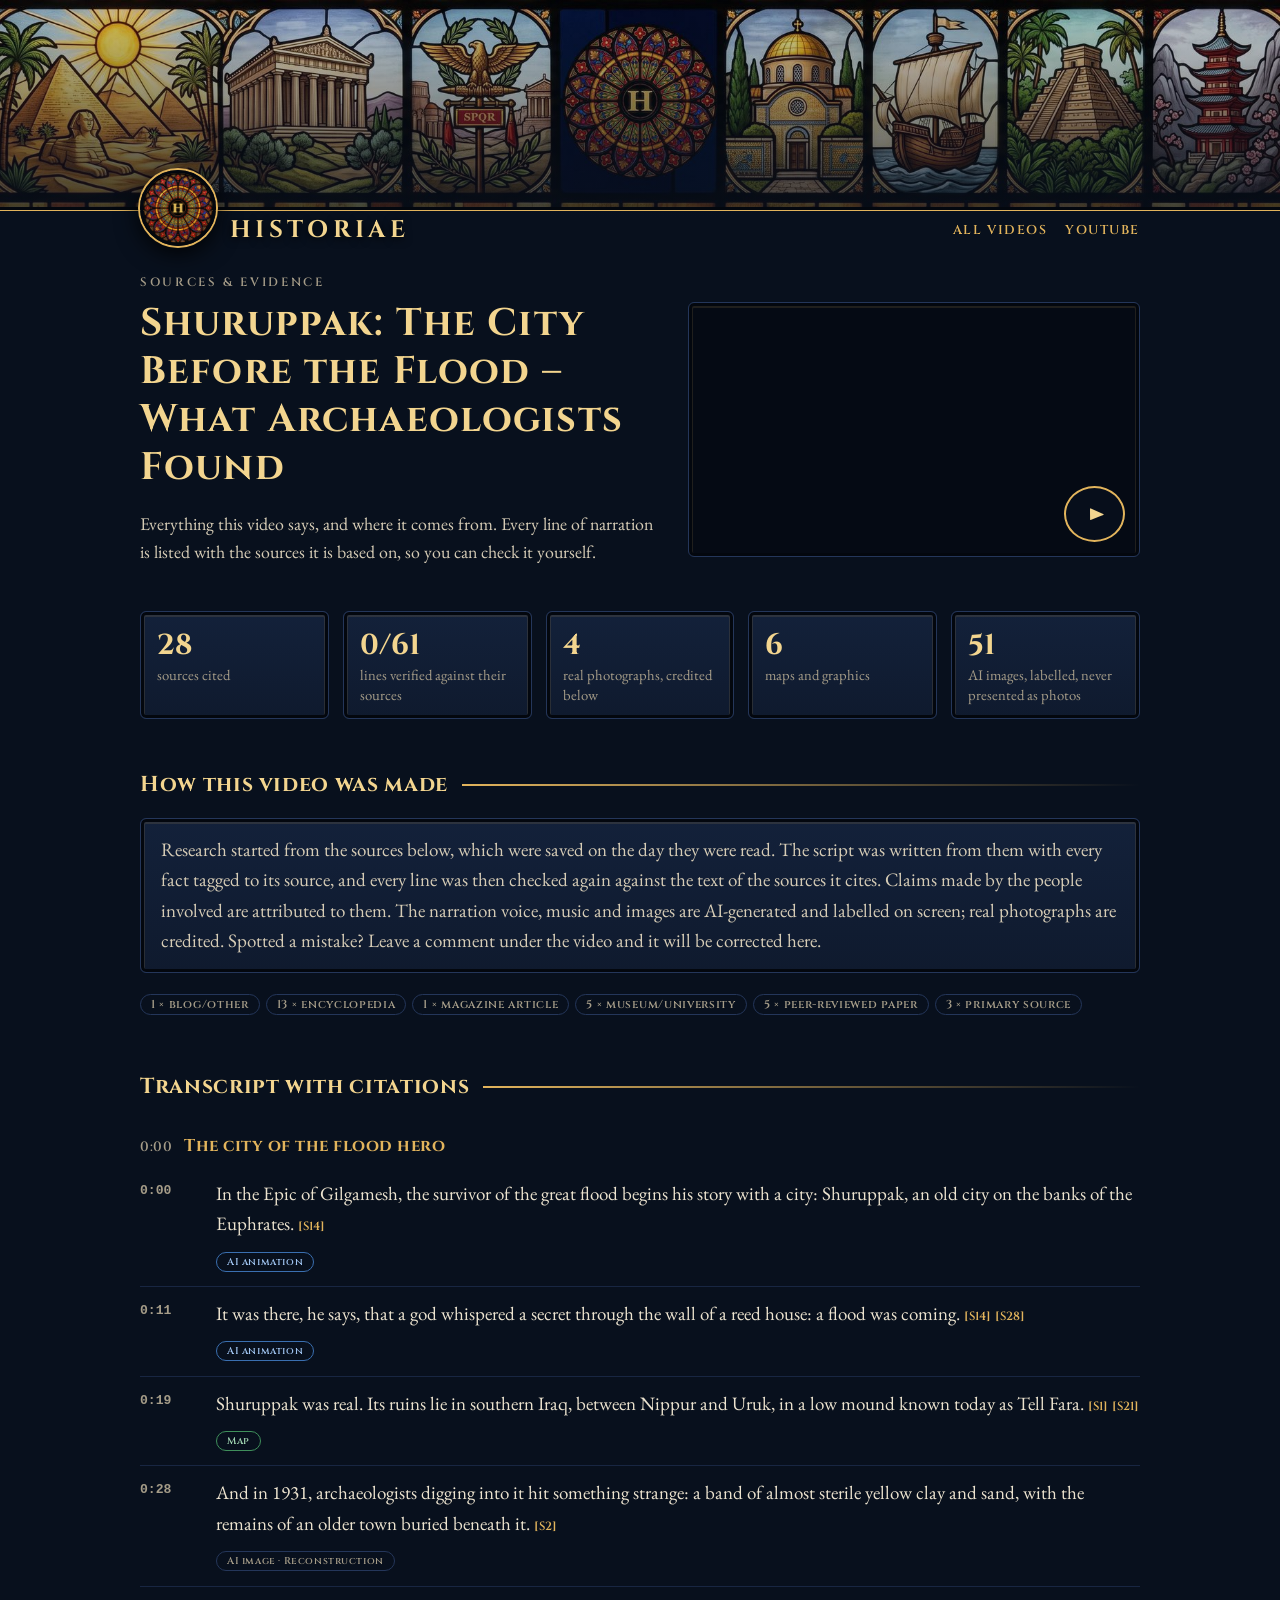
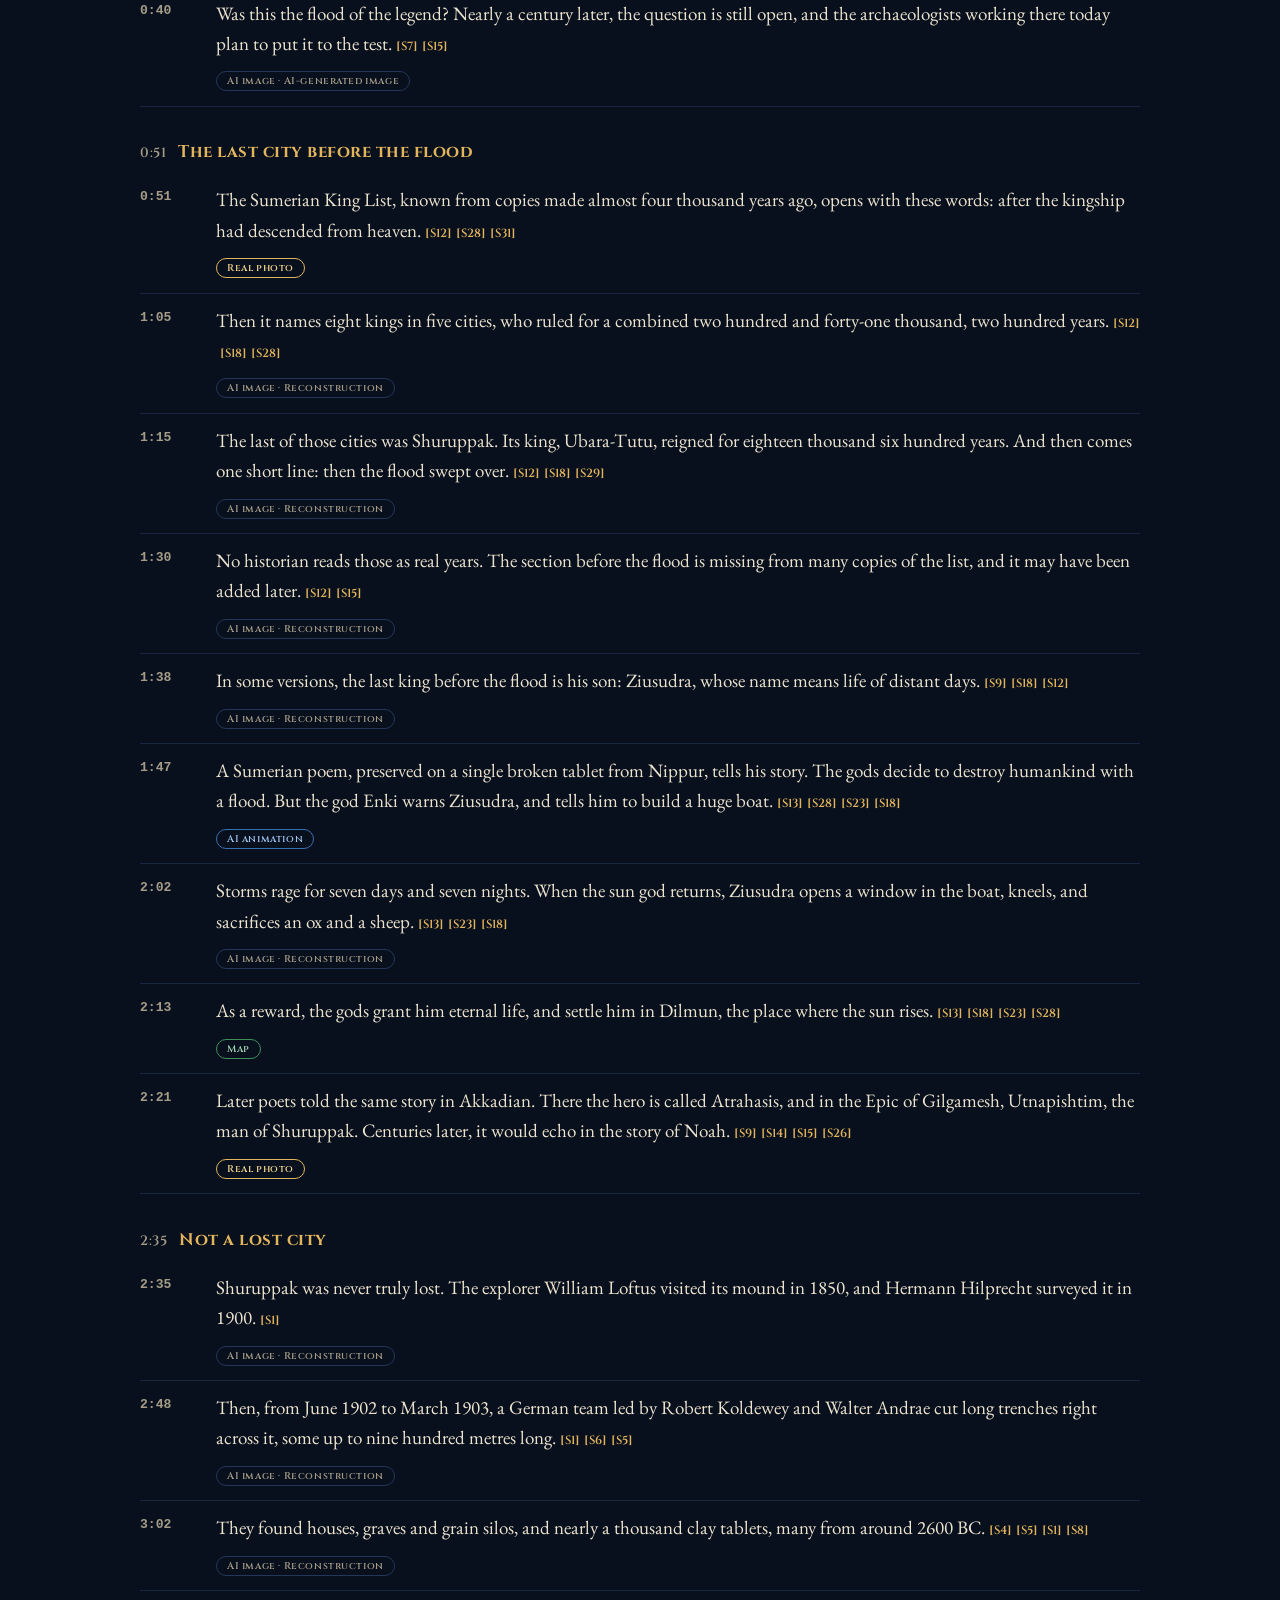
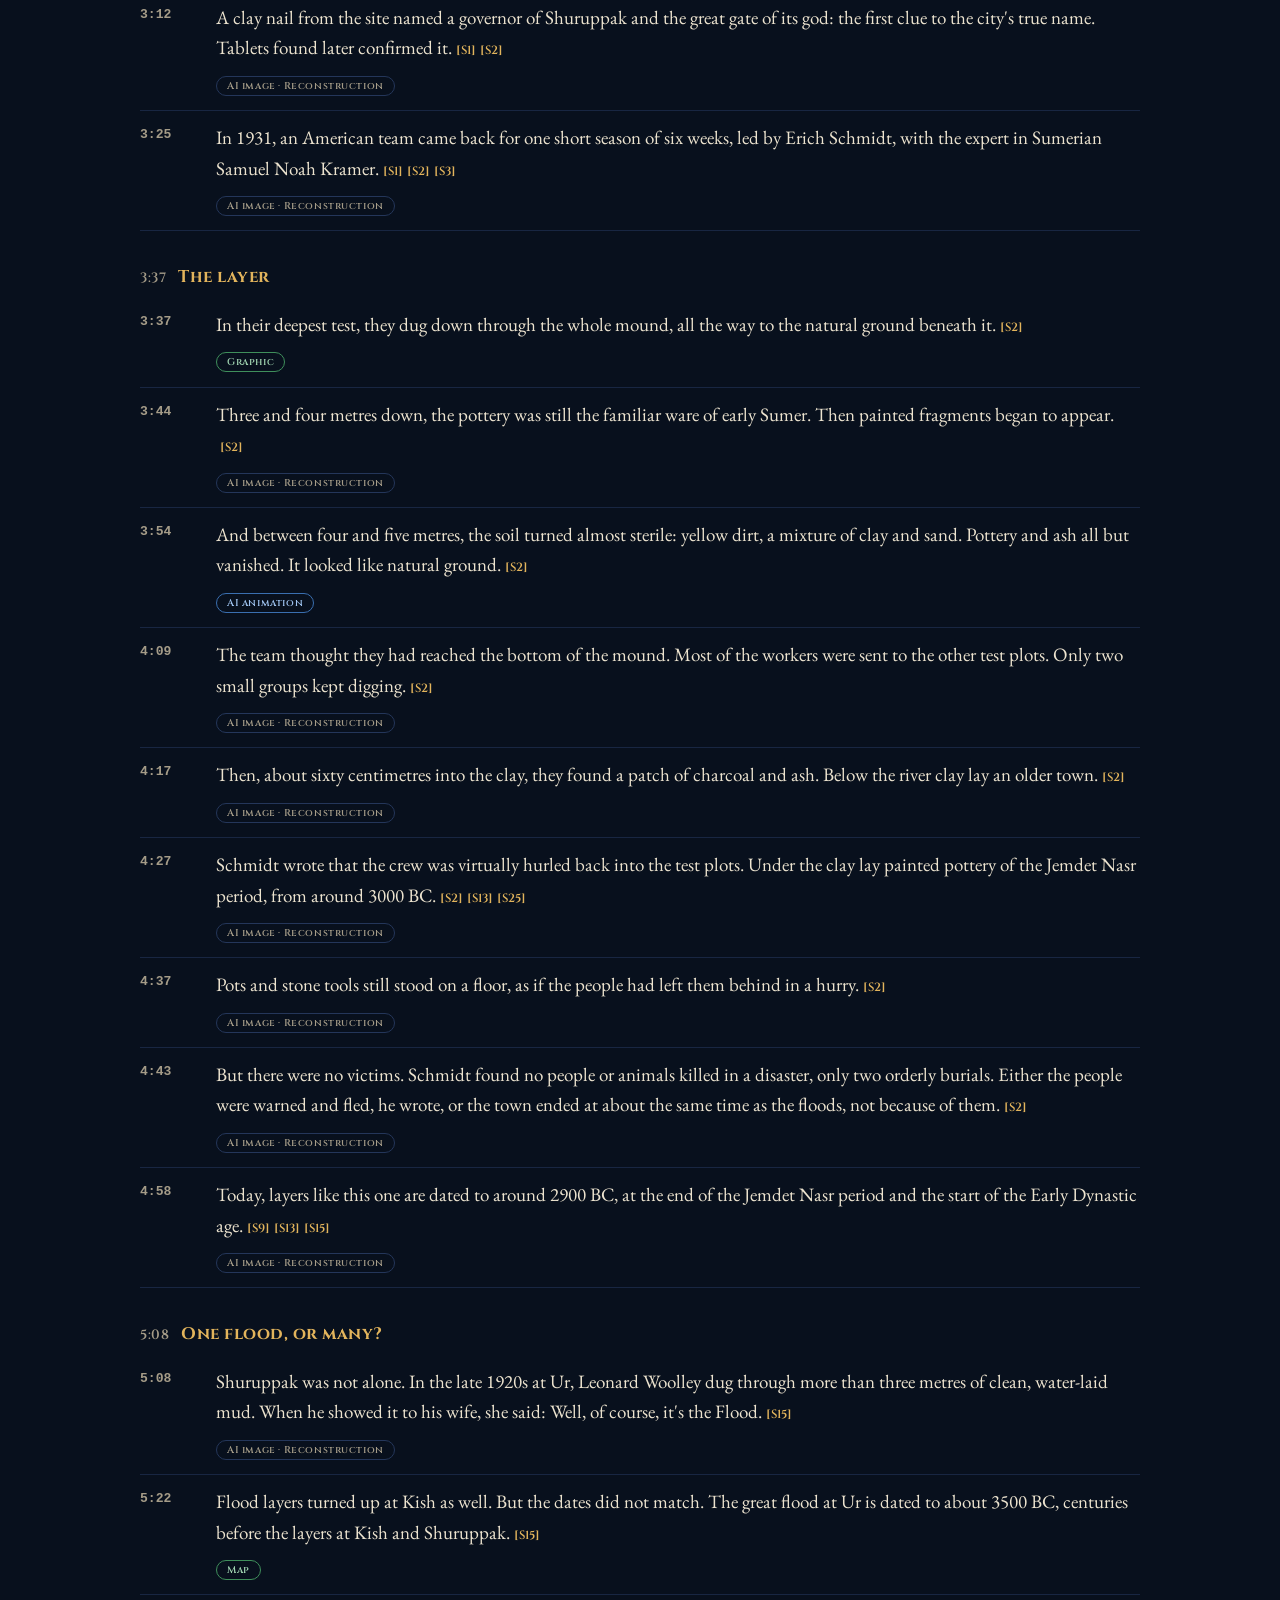
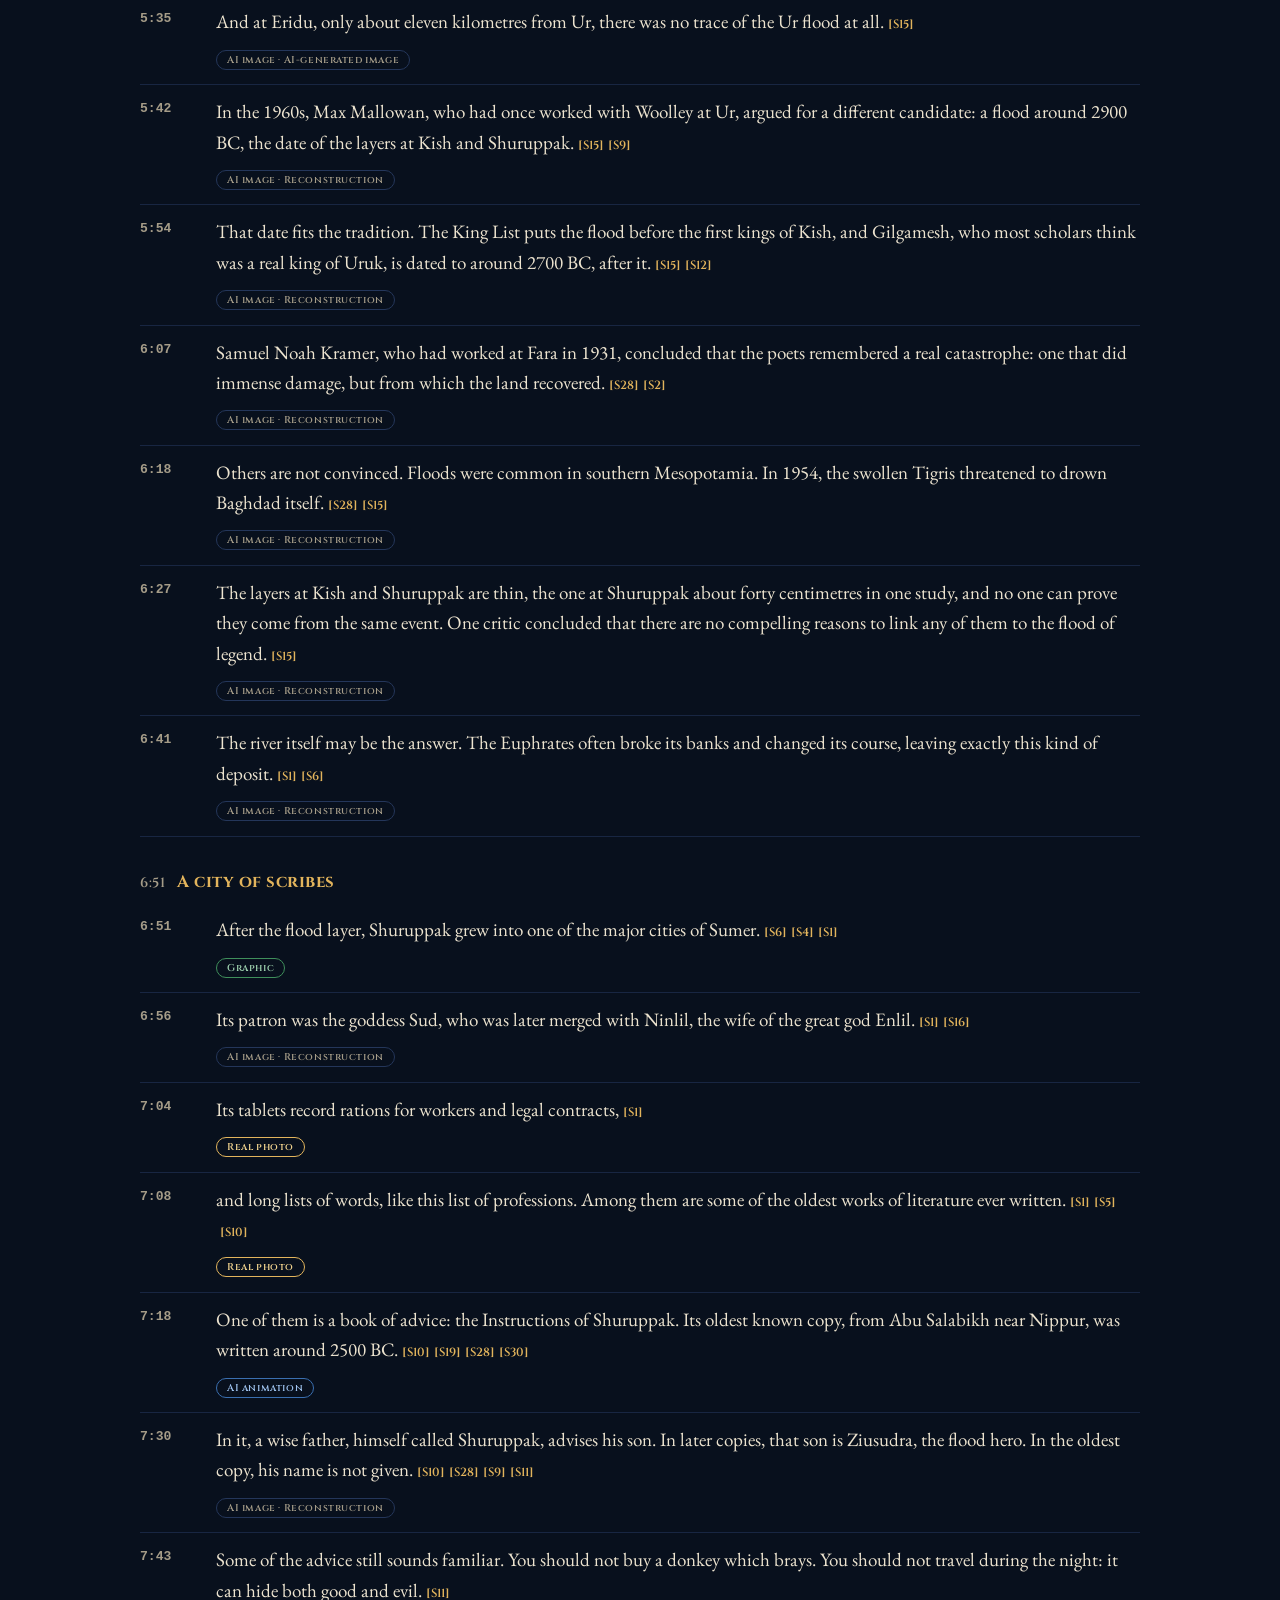
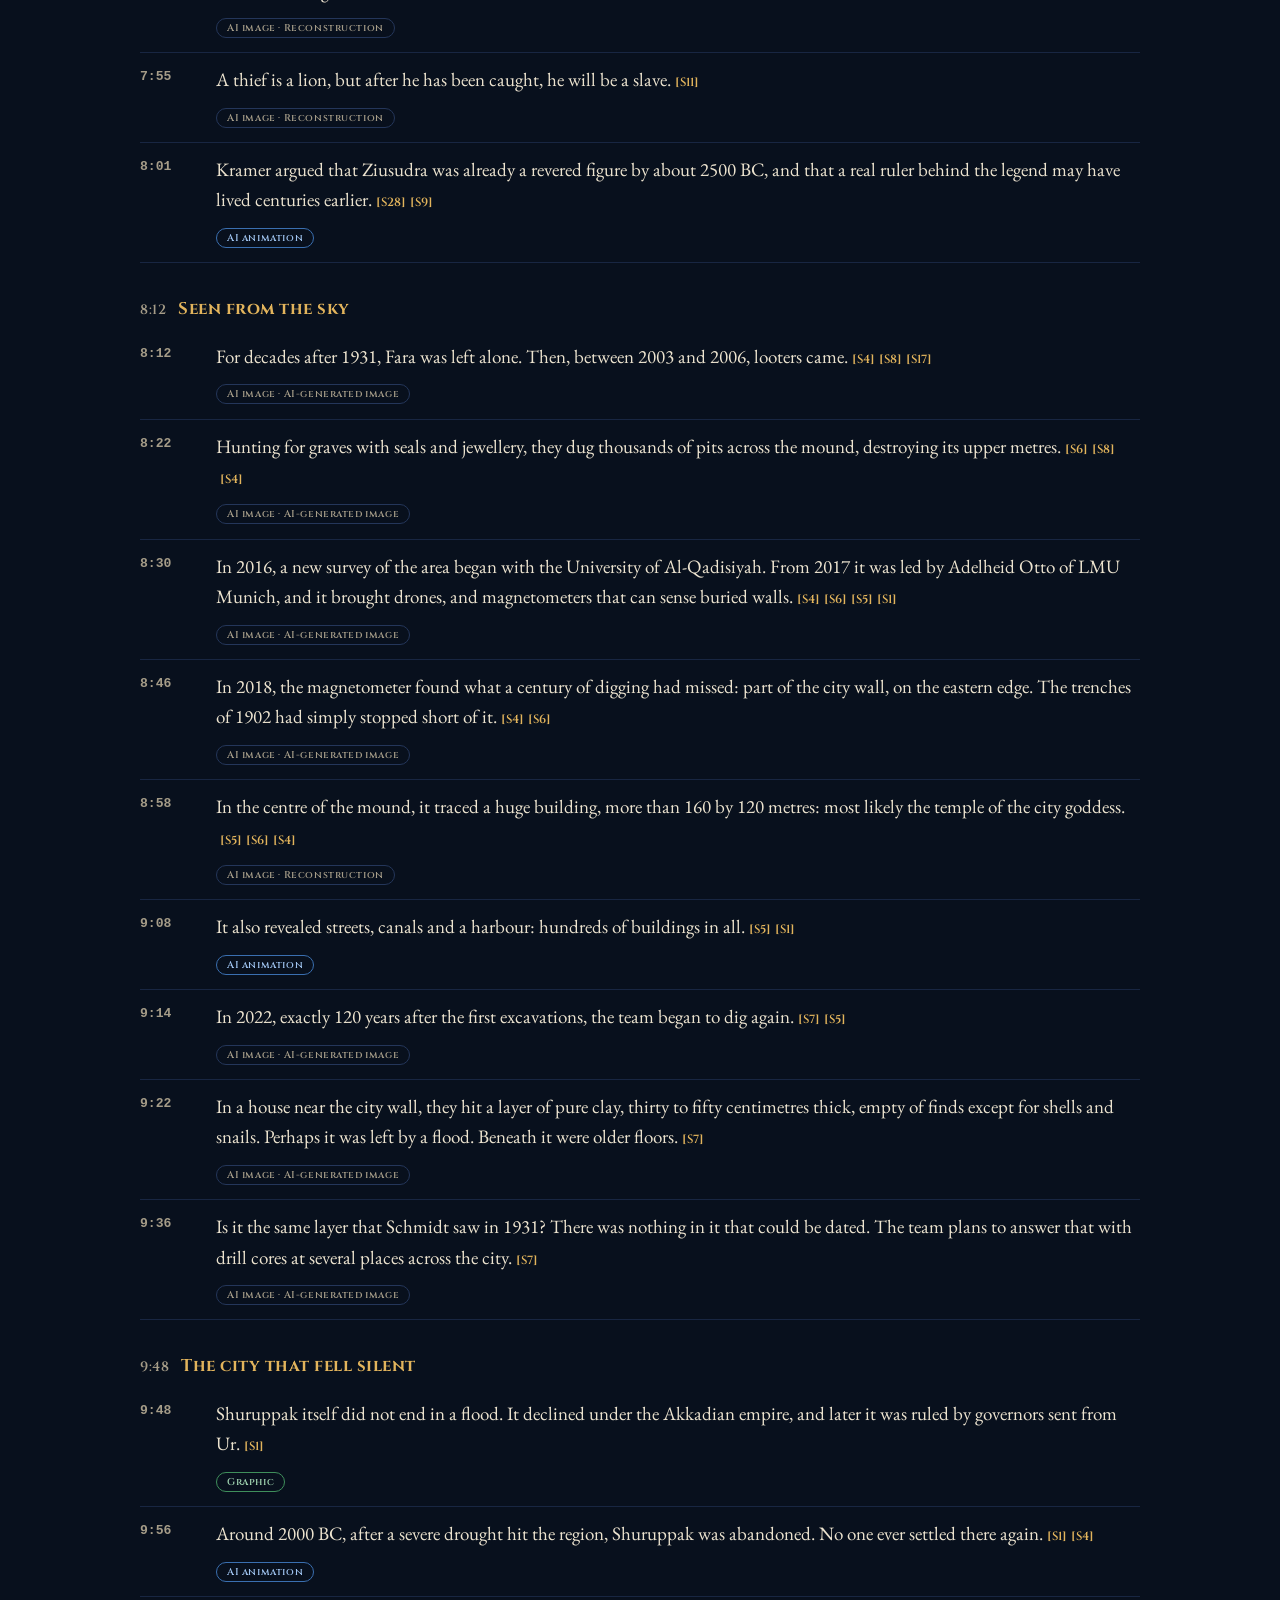
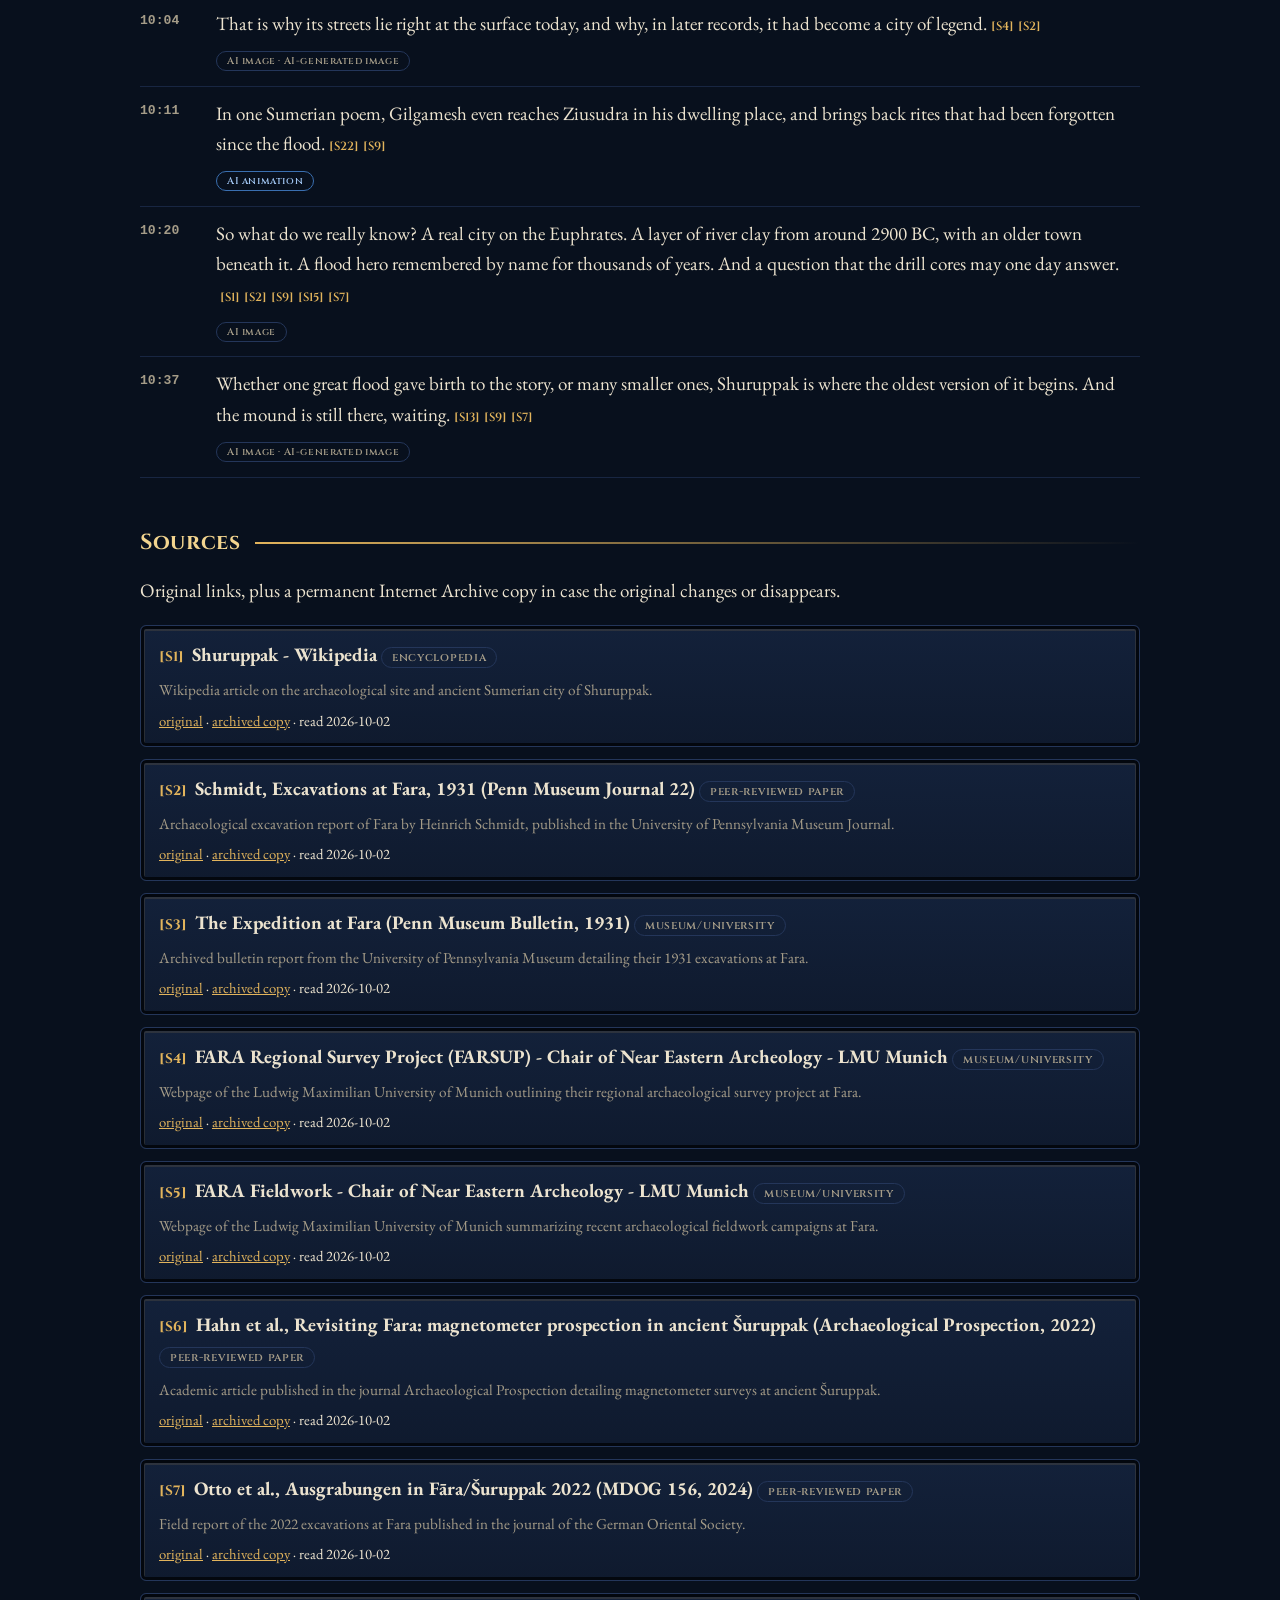
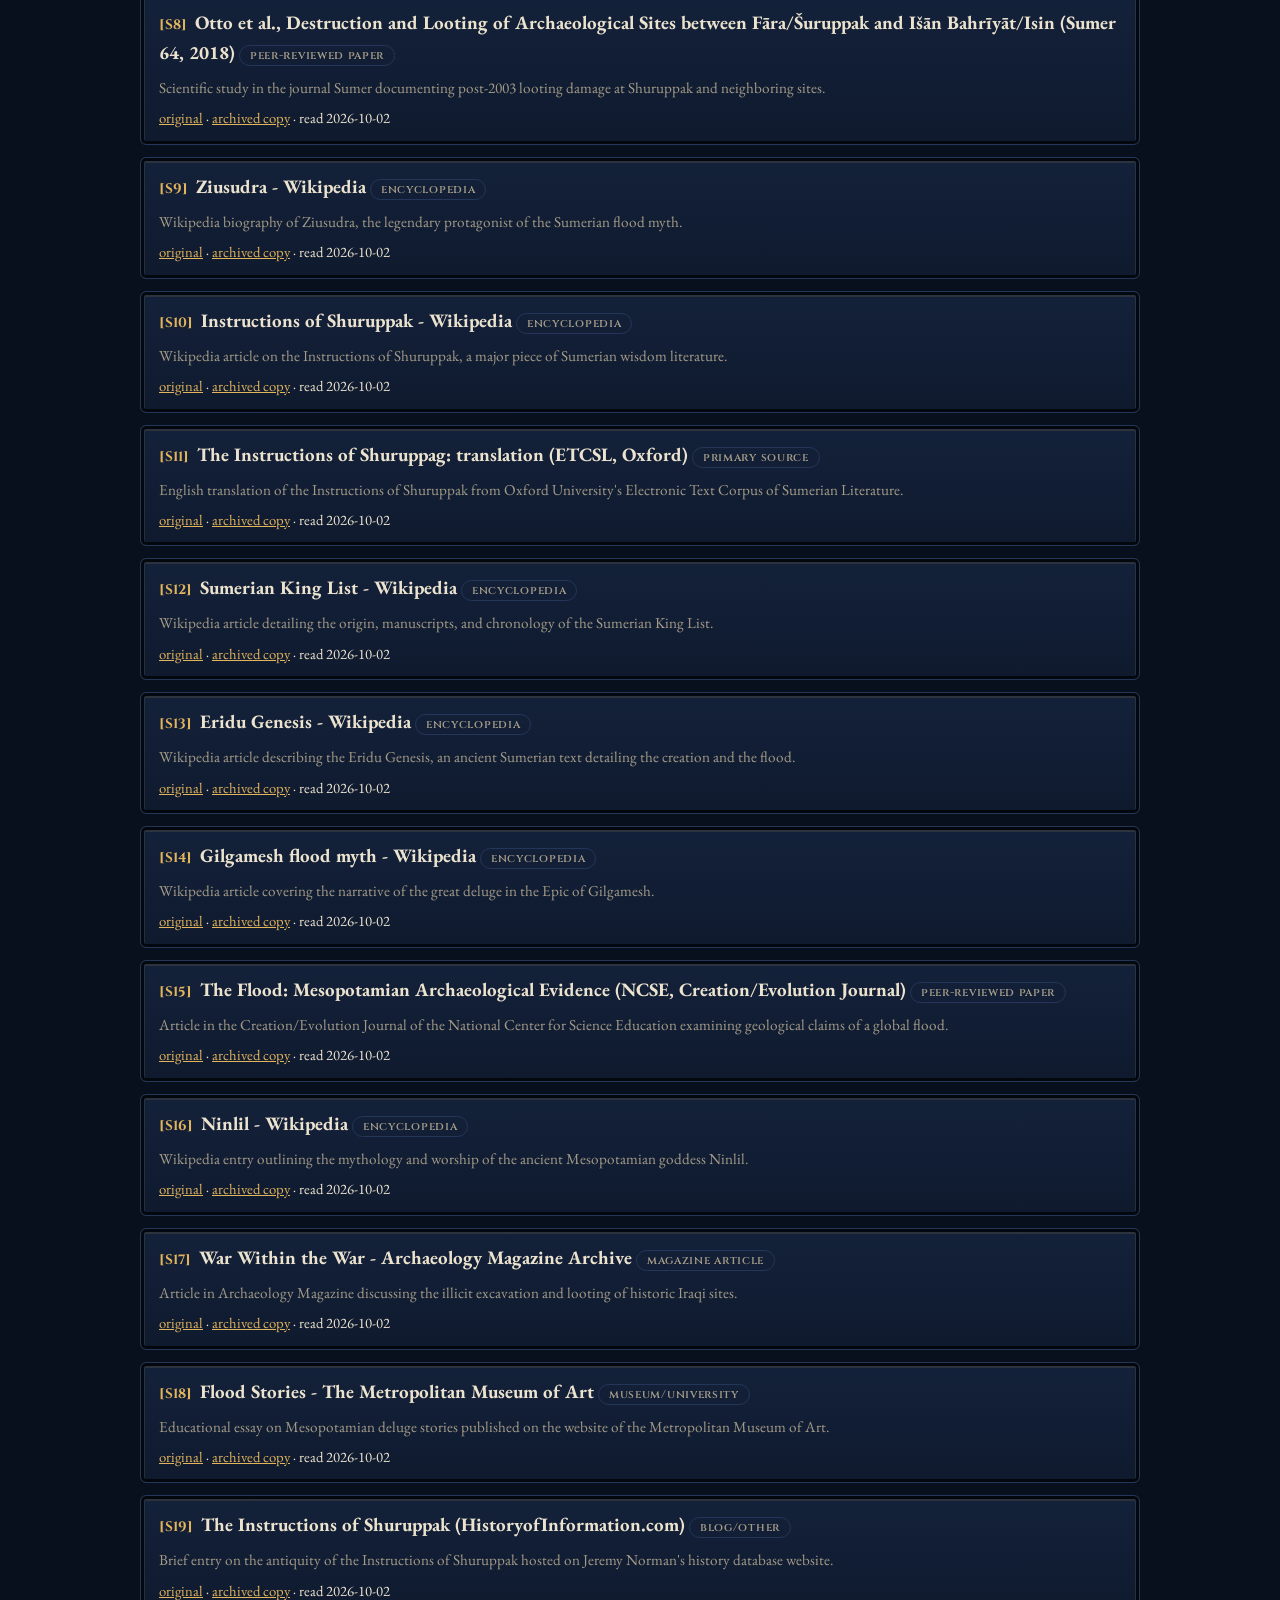
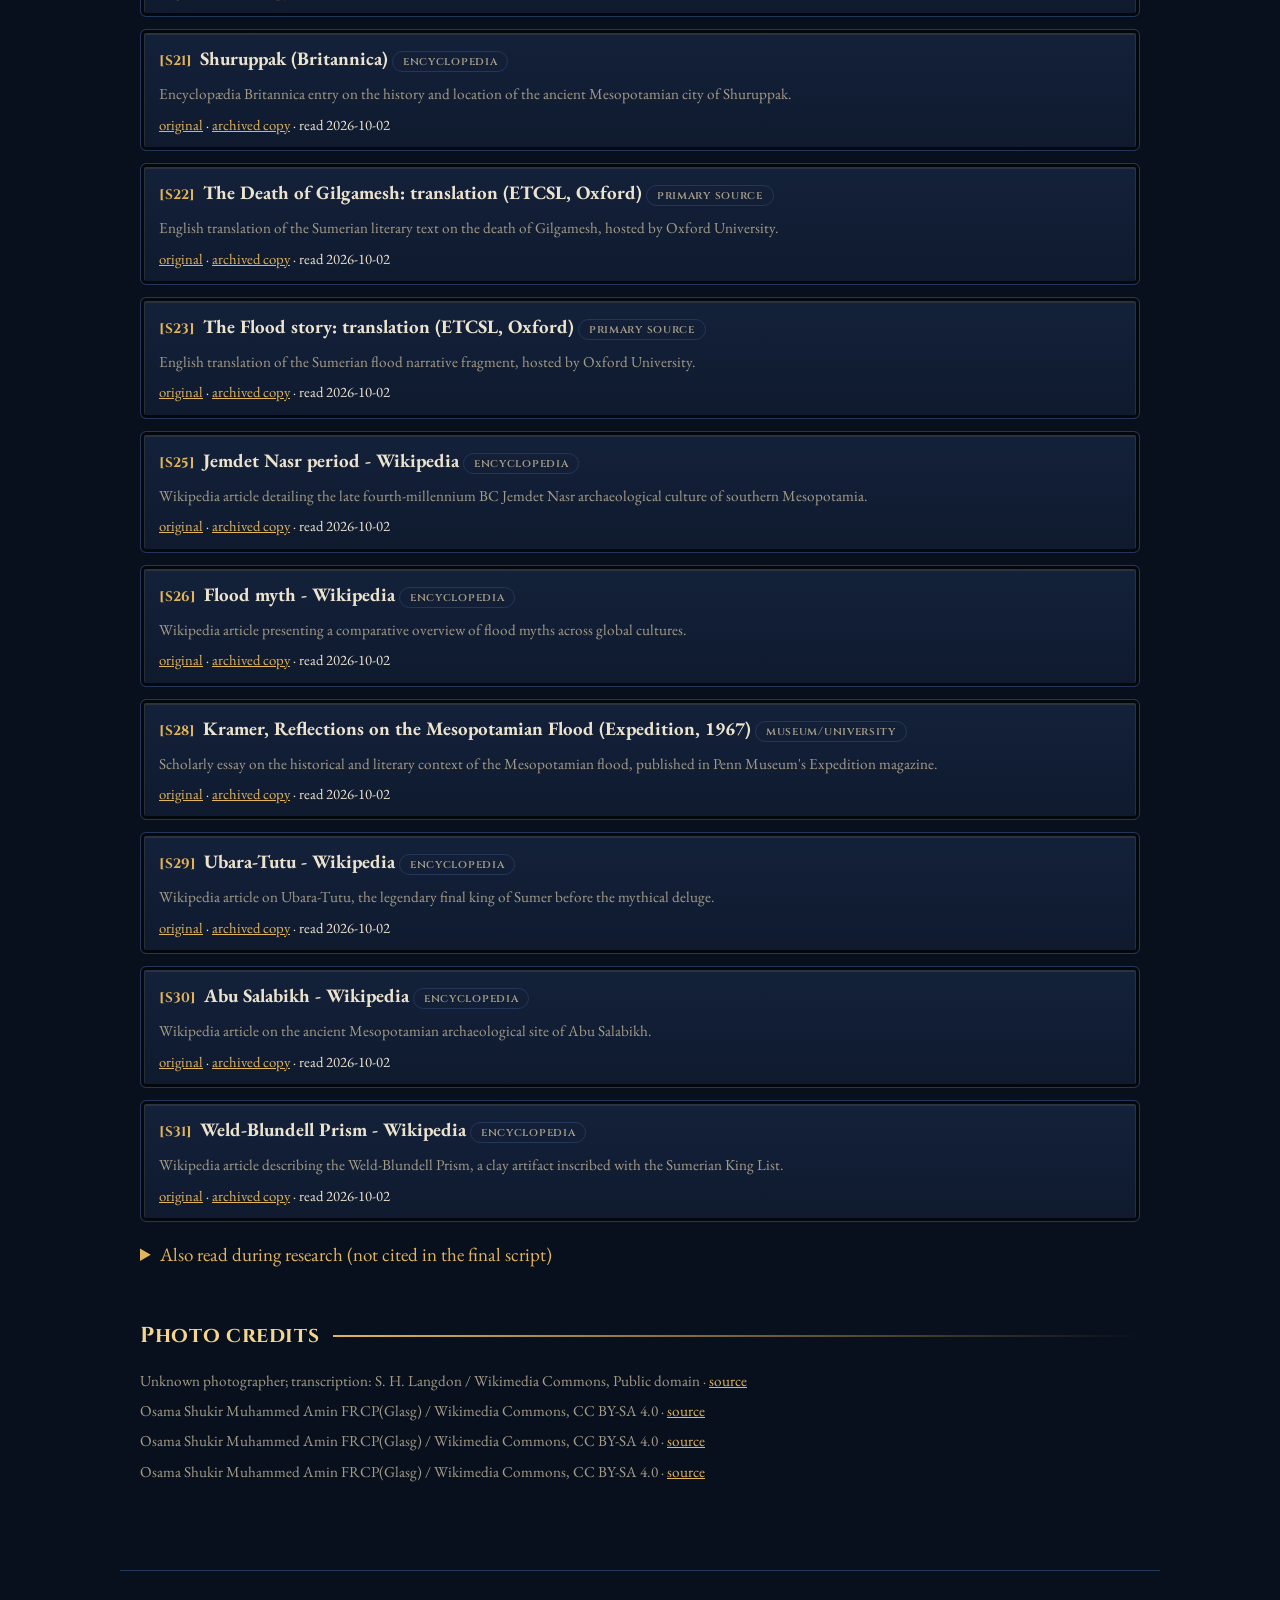
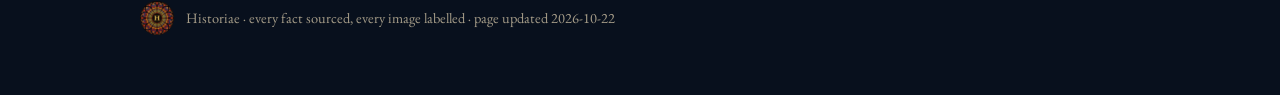
<file: shuruppak/index.html>
<!doctype html><html lang="en"><head><meta charset="utf-8"><meta name="viewport" content="width=device-width,initial-scale=1"><title>Sources: Shuruppak: The City Before the Flood – What Archaeologists Found</title><meta name="description" content="Every source, a cited transcript and photo credits for the Historiae video: Shuruppak: The City Before the Flood – What Archaeologists Found"><meta property="og:title" content="Sources: Shuruppak: The City Before the Flood – What Archaeologists Found"><meta property="og:description" content="Every source, a cited transcript and photo credits for the Historiae video: Shuruppak: The City Before the Flood – What Archaeologists Found"><meta property="og:image" content="https://i.ytimg.com/vi/fJXffBSPBRA/maxresdefault.jpg"><meta name="theme-color" content="#08101d"><link rel="icon" href="../assets/favicon_64.png"><link rel="apple-touch-icon" href="../assets/apple_touch.png"><link rel="preconnect" href="https://fonts.googleapis.com"><link rel="preconnect" href="https://fonts.gstatic.com" crossorigin><link href="https://fonts.googleapis.com/css2?family=Cinzel:wght@600;700&family=EB+Garamond:ital,wght@0,400;0,500;0,600;1,400&display=swap" rel="stylesheet"><link rel="stylesheet" href="../assets/style.css"></head><body><div class="band"></div><div class="bar"><a class="brand" href="../"><img src="../assets/logo_160.png" alt=""><span>HISTORIAE</span></a><nav><a href="../">All videos</a><a href="https://www.youtube.com/@HistoriaeHistory">YouTube</a></nav></div><main><div class="hero"><div><p class="kicker">Sources &amp; evidence</p><h1>Shuruppak: The City Before the Flood – What Archaeologists Found</h1><p class="lead">Everything this video says, and where it comes from. Every line of narration is listed with the sources it is based on, so you can check it yourself.</p></div><a class="watch pane" href="https://youtu.be/fJXffBSPBRA" style="background-image:url(https://i.ytimg.com/vi/fJXffBSPBRA/maxresdefault.jpg)" aria-label="Watch the video"></a></div><div class="stats"><div class="stat pane"><b>28</b><span>sources cited</span></div><div class="stat pane"><b>0/61</b><span>lines verified against their sources</span></div><div class="stat pane"><b>4</b><span>real photographs, credited below</span></div><div class="stat pane"><b>6</b><span>maps and graphics</span></div><div class="stat pane"><b>51</b><span>AI images, labelled, never presented as photos</span></div></div><h2>How this video was made</h2><div class="made pane">Research started from the sources below, which were saved on the day they were read. The script was written from them with every fact tagged to its source, and every line was then checked again against the text of the sources it cites. Claims made by the people involved are attributed to them. The narration voice, music and images are AI-generated and labelled on screen; real photographs are credited. Spotted a mistake? Leave a comment under the video and it will be corrected here.</div><p style="margin-top:14px"><span class="chip">1 × blog/other</span><span class="chip">13 × encyclopedia</span><span class="chip">1 × magazine article</span><span class="chip">5 × museum/university</span><span class="chip">5 × peer-reviewed paper</span><span class="chip">3 × primary source</span></p><h2>Transcript with citations</h2><h3 class="chapter"><a class="ts" href="https://www.youtube.com/watch?v=fJXffBSPBRA&amp;t=0s">0:00</a><span>The city of the flood hero</span></h3><div class="line"><a class="ts" href="https://www.youtube.com/watch?v=fJXffBSPBRA&amp;t=0s">0:00</a><div>In the Epic of Gilgamesh, the survivor of the great flood begins his story with a city: Shuruppak, an old city on the banks of the Euphrates.<a class="cite" href="#S14">[S14]</a><div class="vis"><span class="chip anim">AI animation</span></div></div></div><div class="line"><a class="ts" href="https://www.youtube.com/watch?v=fJXffBSPBRA&amp;t=11s">0:11</a><div>It was there, he says, that a god whispered a secret through the wall of a reed house: a flood was coming.<a class="cite" href="#S14">[S14]</a><a class="cite" href="#S28">[S28]</a><div class="vis"><span class="chip anim">AI animation</span></div></div></div><div class="line"><a class="ts" href="https://www.youtube.com/watch?v=fJXffBSPBRA&amp;t=19s">0:19</a><div>Shuruppak was real. Its ruins lie in southern Iraq, between Nippur and Uruk, in a low mound known today as Tell Fara.<a class="cite" href="#S1">[S1]</a><a class="cite" href="#S21">[S21]</a><div class="vis"><span class="chip graphic">Map</span></div></div></div><div class="line"><a class="ts" href="https://www.youtube.com/watch?v=fJXffBSPBRA&amp;t=28s">0:28</a><div>And in 1931, archaeologists digging into it hit something strange: a band of almost sterile yellow clay and sand, with the remains of an older town buried beneath it.<a class="cite" href="#S2">[S2]</a><div class="vis"><span class="chip ">AI image · Reconstruction</span></div></div></div><div class="line"><a class="ts" href="https://www.youtube.com/watch?v=fJXffBSPBRA&amp;t=40s">0:40</a><div>Was this the flood of the legend? Nearly a century later, the question is still open, and the archaeologists working there today plan to put it to the test.<a class="cite" href="#S7">[S7]</a><a class="cite" href="#S15">[S15]</a><div class="vis"><span class="chip ">AI image · AI-generated image</span></div></div></div><h3 class="chapter"><a class="ts" href="https://www.youtube.com/watch?v=fJXffBSPBRA&amp;t=51s">0:51</a><span>The last city before the flood</span></h3><div class="line"><a class="ts" href="https://www.youtube.com/watch?v=fJXffBSPBRA&amp;t=51s">0:51</a><div>The Sumerian King List, known from copies made almost four thousand years ago, opens with these words: after the kingship had descended from heaven.<a class="cite" href="#S12">[S12]</a><a class="cite" href="#S28">[S28]</a><a class="cite" href="#S31">[S31]</a><div class="vis"><span class="chip photo">Real photo</span></div></div></div><div class="line"><a class="ts" href="https://www.youtube.com/watch?v=fJXffBSPBRA&amp;t=65s">1:05</a><div>Then it names eight kings in five cities, who ruled for a combined two hundred and forty-one thousand, two hundred years.<a class="cite" href="#S12">[S12]</a><a class="cite" href="#S18">[S18]</a><a class="cite" href="#S28">[S28]</a><div class="vis"><span class="chip ">AI image · Reconstruction</span></div></div></div><div class="line"><a class="ts" href="https://www.youtube.com/watch?v=fJXffBSPBRA&amp;t=75s">1:15</a><div>The last of those cities was Shuruppak. Its king, Ubara-Tutu, reigned for eighteen thousand six hundred years. And then comes one short line: then the flood swept over.<a class="cite" href="#S12">[S12]</a><a class="cite" href="#S18">[S18]</a><a class="cite" href="#S29">[S29]</a><div class="vis"><span class="chip ">AI image · Reconstruction</span></div></div></div><div class="line"><a class="ts" href="https://www.youtube.com/watch?v=fJXffBSPBRA&amp;t=90s">1:30</a><div>No historian reads those as real years. The section before the flood is missing from many copies of the list, and it may have been added later.<a class="cite" href="#S12">[S12]</a><a class="cite" href="#S15">[S15]</a><div class="vis"><span class="chip ">AI image · Reconstruction</span></div></div></div><div class="line"><a class="ts" href="https://www.youtube.com/watch?v=fJXffBSPBRA&amp;t=98s">1:38</a><div>In some versions, the last king before the flood is his son: Ziusudra, whose name means life of distant days.<a class="cite" href="#S9">[S9]</a><a class="cite" href="#S18">[S18]</a><a class="cite" href="#S12">[S12]</a><div class="vis"><span class="chip ">AI image · Reconstruction</span></div></div></div><div class="line"><a class="ts" href="https://www.youtube.com/watch?v=fJXffBSPBRA&amp;t=107s">1:47</a><div>A Sumerian poem, preserved on a single broken tablet from Nippur, tells his story. The gods decide to destroy humankind with a flood. But the god Enki warns Ziusudra, and tells him to build a huge boat.<a class="cite" href="#S13">[S13]</a><a class="cite" href="#S28">[S28]</a><a class="cite" href="#S23">[S23]</a><a class="cite" href="#S18">[S18]</a><div class="vis"><span class="chip anim">AI animation</span></div></div></div><div class="line"><a class="ts" href="https://www.youtube.com/watch?v=fJXffBSPBRA&amp;t=122s">2:02</a><div>Storms rage for seven days and seven nights. When the sun god returns, Ziusudra opens a window in the boat, kneels, and sacrifices an ox and a sheep.<a class="cite" href="#S13">[S13]</a><a class="cite" href="#S23">[S23]</a><a class="cite" href="#S18">[S18]</a><div class="vis"><span class="chip ">AI image · Reconstruction</span></div></div></div><div class="line"><a class="ts" href="https://www.youtube.com/watch?v=fJXffBSPBRA&amp;t=133s">2:13</a><div>As a reward, the gods grant him eternal life, and settle him in Dilmun, the place where the sun rises.<a class="cite" href="#S13">[S13]</a><a class="cite" href="#S18">[S18]</a><a class="cite" href="#S23">[S23]</a><a class="cite" href="#S28">[S28]</a><div class="vis"><span class="chip graphic">Map</span></div></div></div><div class="line"><a class="ts" href="https://www.youtube.com/watch?v=fJXffBSPBRA&amp;t=141s">2:21</a><div>Later poets told the same story in Akkadian. There the hero is called Atrahasis, and in the Epic of Gilgamesh, Utnapishtim, the man of Shuruppak. Centuries later, it would echo in the story of Noah.<a class="cite" href="#S9">[S9]</a><a class="cite" href="#S14">[S14]</a><a class="cite" href="#S15">[S15]</a><a class="cite" href="#S26">[S26]</a><div class="vis"><span class="chip photo">Real photo</span></div></div></div><h3 class="chapter"><a class="ts" href="https://www.youtube.com/watch?v=fJXffBSPBRA&amp;t=155s">2:35</a><span>Not a lost city</span></h3><div class="line"><a class="ts" href="https://www.youtube.com/watch?v=fJXffBSPBRA&amp;t=155s">2:35</a><div>Shuruppak was never truly lost. The explorer William Loftus visited its mound in 1850, and Hermann Hilprecht surveyed it in 1900.<a class="cite" href="#S1">[S1]</a><div class="vis"><span class="chip ">AI image · Reconstruction</span></div></div></div><div class="line"><a class="ts" href="https://www.youtube.com/watch?v=fJXffBSPBRA&amp;t=168s">2:48</a><div>Then, from June 1902 to March 1903, a German team led by Robert Koldewey and Walter Andrae cut long trenches right across it, some up to nine hundred metres long.<a class="cite" href="#S1">[S1]</a><a class="cite" href="#S6">[S6]</a><a class="cite" href="#S5">[S5]</a><div class="vis"><span class="chip ">AI image · Reconstruction</span></div></div></div><div class="line"><a class="ts" href="https://www.youtube.com/watch?v=fJXffBSPBRA&amp;t=182s">3:02</a><div>They found houses, graves and grain silos, and nearly a thousand clay tablets, many from around 2600 BC.<a class="cite" href="#S4">[S4]</a><a class="cite" href="#S5">[S5]</a><a class="cite" href="#S1">[S1]</a><a class="cite" href="#S8">[S8]</a><div class="vis"><span class="chip ">AI image · Reconstruction</span></div></div></div><div class="line"><a class="ts" href="https://www.youtube.com/watch?v=fJXffBSPBRA&amp;t=192s">3:12</a><div>A clay nail from the site named a governor of Shuruppak and the great gate of its god: the first clue to the city&#x27;s true name. Tablets found later confirmed it.<a class="cite" href="#S1">[S1]</a><a class="cite" href="#S2">[S2]</a><div class="vis"><span class="chip ">AI image · Reconstruction</span></div></div></div><div class="line"><a class="ts" href="https://www.youtube.com/watch?v=fJXffBSPBRA&amp;t=205s">3:25</a><div>In 1931, an American team came back for one short season of six weeks, led by Erich Schmidt, with the expert in Sumerian Samuel Noah Kramer.<a class="cite" href="#S1">[S1]</a><a class="cite" href="#S2">[S2]</a><a class="cite" href="#S3">[S3]</a><div class="vis"><span class="chip ">AI image · Reconstruction</span></div></div></div><h3 class="chapter"><a class="ts" href="https://www.youtube.com/watch?v=fJXffBSPBRA&amp;t=217s">3:37</a><span>The layer</span></h3><div class="line"><a class="ts" href="https://www.youtube.com/watch?v=fJXffBSPBRA&amp;t=217s">3:37</a><div>In their deepest test, they dug down through the whole mound, all the way to the natural ground beneath it.<a class="cite" href="#S2">[S2]</a><div class="vis"><span class="chip graphic">Graphic</span></div></div></div><div class="line"><a class="ts" href="https://www.youtube.com/watch?v=fJXffBSPBRA&amp;t=224s">3:44</a><div>Three and four metres down, the pottery was still the familiar ware of early Sumer. Then painted fragments began to appear.<a class="cite" href="#S2">[S2]</a><div class="vis"><span class="chip ">AI image · Reconstruction</span></div></div></div><div class="line"><a class="ts" href="https://www.youtube.com/watch?v=fJXffBSPBRA&amp;t=234s">3:54</a><div>And between four and five metres, the soil turned almost sterile: yellow dirt, a mixture of clay and sand. Pottery and ash all but vanished. It looked like natural ground.<a class="cite" href="#S2">[S2]</a><div class="vis"><span class="chip anim">AI animation</span></div></div></div><div class="line"><a class="ts" href="https://www.youtube.com/watch?v=fJXffBSPBRA&amp;t=249s">4:09</a><div>The team thought they had reached the bottom of the mound. Most of the workers were sent to the other test plots. Only two small groups kept digging.<a class="cite" href="#S2">[S2]</a><div class="vis"><span class="chip ">AI image · Reconstruction</span></div></div></div><div class="line"><a class="ts" href="https://www.youtube.com/watch?v=fJXffBSPBRA&amp;t=257s">4:17</a><div>Then, about sixty centimetres into the clay, they found a patch of charcoal and ash. Below the river clay lay an older town.<a class="cite" href="#S2">[S2]</a><div class="vis"><span class="chip ">AI image · Reconstruction</span></div></div></div><div class="line"><a class="ts" href="https://www.youtube.com/watch?v=fJXffBSPBRA&amp;t=267s">4:27</a><div>Schmidt wrote that the crew was virtually hurled back into the test plots. Under the clay lay painted pottery of the Jemdet Nasr period, from around 3000 BC.<a class="cite" href="#S2">[S2]</a><a class="cite" href="#S13">[S13]</a><a class="cite" href="#S25">[S25]</a><div class="vis"><span class="chip ">AI image · Reconstruction</span></div></div></div><div class="line"><a class="ts" href="https://www.youtube.com/watch?v=fJXffBSPBRA&amp;t=277s">4:37</a><div>Pots and stone tools still stood on a floor, as if the people had left them behind in a hurry.<a class="cite" href="#S2">[S2]</a><div class="vis"><span class="chip ">AI image · Reconstruction</span></div></div></div><div class="line"><a class="ts" href="https://www.youtube.com/watch?v=fJXffBSPBRA&amp;t=283s">4:43</a><div>But there were no victims. Schmidt found no people or animals killed in a disaster, only two orderly burials. Either the people were warned and fled, he wrote, or the town ended at about the same time as the floods, not because of them.<a class="cite" href="#S2">[S2]</a><div class="vis"><span class="chip ">AI image · Reconstruction</span></div></div></div><div class="line"><a class="ts" href="https://www.youtube.com/watch?v=fJXffBSPBRA&amp;t=298s">4:58</a><div>Today, layers like this one are dated to around 2900 BC, at the end of the Jemdet Nasr period and the start of the Early Dynastic age.<a class="cite" href="#S9">[S9]</a><a class="cite" href="#S13">[S13]</a><a class="cite" href="#S15">[S15]</a><div class="vis"><span class="chip ">AI image · Reconstruction</span></div></div></div><h3 class="chapter"><a class="ts" href="https://www.youtube.com/watch?v=fJXffBSPBRA&amp;t=308s">5:08</a><span>One flood, or many?</span></h3><div class="line"><a class="ts" href="https://www.youtube.com/watch?v=fJXffBSPBRA&amp;t=308s">5:08</a><div>Shuruppak was not alone. In the late 1920s at Ur, Leonard Woolley dug through more than three metres of clean, water-laid mud. When he showed it to his wife, she said: Well, of course, it&#x27;s the Flood.<a class="cite" href="#S15">[S15]</a><div class="vis"><span class="chip ">AI image · Reconstruction</span></div></div></div><div class="line"><a class="ts" href="https://www.youtube.com/watch?v=fJXffBSPBRA&amp;t=322s">5:22</a><div>Flood layers turned up at Kish as well. But the dates did not match. The great flood at Ur is dated to about 3500 BC, centuries before the layers at Kish and Shuruppak.<a class="cite" href="#S15">[S15]</a><div class="vis"><span class="chip graphic">Map</span></div></div></div><div class="line"><a class="ts" href="https://www.youtube.com/watch?v=fJXffBSPBRA&amp;t=335s">5:35</a><div>And at Eridu, only about eleven kilometres from Ur, there was no trace of the Ur flood at all.<a class="cite" href="#S15">[S15]</a><div class="vis"><span class="chip ">AI image · AI-generated image</span></div></div></div><div class="line"><a class="ts" href="https://www.youtube.com/watch?v=fJXffBSPBRA&amp;t=342s">5:42</a><div>In the 1960s, Max Mallowan, who had once worked with Woolley at Ur, argued for a different candidate: a flood around 2900 BC, the date of the layers at Kish and Shuruppak.<a class="cite" href="#S15">[S15]</a><a class="cite" href="#S9">[S9]</a><div class="vis"><span class="chip ">AI image · Reconstruction</span></div></div></div><div class="line"><a class="ts" href="https://www.youtube.com/watch?v=fJXffBSPBRA&amp;t=354s">5:54</a><div>That date fits the tradition. The King List puts the flood before the first kings of Kish, and Gilgamesh, who most scholars think was a real king of Uruk, is dated to around 2700 BC, after it.<a class="cite" href="#S15">[S15]</a><a class="cite" href="#S12">[S12]</a><div class="vis"><span class="chip ">AI image · Reconstruction</span></div></div></div><div class="line"><a class="ts" href="https://www.youtube.com/watch?v=fJXffBSPBRA&amp;t=367s">6:07</a><div>Samuel Noah Kramer, who had worked at Fara in 1931, concluded that the poets remembered a real catastrophe: one that did immense damage, but from which the land recovered.<a class="cite" href="#S28">[S28]</a><a class="cite" href="#S2">[S2]</a><div class="vis"><span class="chip ">AI image · Reconstruction</span></div></div></div><div class="line"><a class="ts" href="https://www.youtube.com/watch?v=fJXffBSPBRA&amp;t=378s">6:18</a><div>Others are not convinced. Floods were common in southern Mesopotamia. In 1954, the swollen Tigris threatened to drown Baghdad itself.<a class="cite" href="#S28">[S28]</a><a class="cite" href="#S15">[S15]</a><div class="vis"><span class="chip ">AI image · Reconstruction</span></div></div></div><div class="line"><a class="ts" href="https://www.youtube.com/watch?v=fJXffBSPBRA&amp;t=387s">6:27</a><div>The layers at Kish and Shuruppak are thin, the one at Shuruppak about forty centimetres in one study, and no one can prove they come from the same event. One critic concluded that there are no compelling reasons to link any of them to the flood of legend.<a class="cite" href="#S15">[S15]</a><div class="vis"><span class="chip ">AI image · Reconstruction</span></div></div></div><div class="line"><a class="ts" href="https://www.youtube.com/watch?v=fJXffBSPBRA&amp;t=401s">6:41</a><div>The river itself may be the answer. The Euphrates often broke its banks and changed its course, leaving exactly this kind of deposit.<a class="cite" href="#S1">[S1]</a><a class="cite" href="#S6">[S6]</a><div class="vis"><span class="chip ">AI image · Reconstruction</span></div></div></div><h3 class="chapter"><a class="ts" href="https://www.youtube.com/watch?v=fJXffBSPBRA&amp;t=411s">6:51</a><span>A city of scribes</span></h3><div class="line"><a class="ts" href="https://www.youtube.com/watch?v=fJXffBSPBRA&amp;t=411s">6:51</a><div>After the flood layer, Shuruppak grew into one of the major cities of Sumer.<a class="cite" href="#S6">[S6]</a><a class="cite" href="#S4">[S4]</a><a class="cite" href="#S1">[S1]</a><div class="vis"><span class="chip graphic">Graphic</span></div></div></div><div class="line"><a class="ts" href="https://www.youtube.com/watch?v=fJXffBSPBRA&amp;t=416s">6:56</a><div>Its patron was the goddess Sud, who was later merged with Ninlil, the wife of the great god Enlil.<a class="cite" href="#S1">[S1]</a><a class="cite" href="#S16">[S16]</a><div class="vis"><span class="chip ">AI image · Reconstruction</span></div></div></div><div class="line"><a class="ts" href="https://www.youtube.com/watch?v=fJXffBSPBRA&amp;t=424s">7:04</a><div>Its tablets record rations for workers and legal contracts,<a class="cite" href="#S1">[S1]</a><div class="vis"><span class="chip photo">Real photo</span></div></div></div><div class="line"><a class="ts" href="https://www.youtube.com/watch?v=fJXffBSPBRA&amp;t=428s">7:08</a><div>and long lists of words, like this list of professions. Among them are some of the oldest works of literature ever written.<a class="cite" href="#S1">[S1]</a><a class="cite" href="#S5">[S5]</a><a class="cite" href="#S10">[S10]</a><div class="vis"><span class="chip photo">Real photo</span></div></div></div><div class="line"><a class="ts" href="https://www.youtube.com/watch?v=fJXffBSPBRA&amp;t=438s">7:18</a><div>One of them is a book of advice: the Instructions of Shuruppak. Its oldest known copy, from Abu Salabikh near Nippur, was written around 2500 BC.<a class="cite" href="#S10">[S10]</a><a class="cite" href="#S19">[S19]</a><a class="cite" href="#S28">[S28]</a><a class="cite" href="#S30">[S30]</a><div class="vis"><span class="chip anim">AI animation</span></div></div></div><div class="line"><a class="ts" href="https://www.youtube.com/watch?v=fJXffBSPBRA&amp;t=450s">7:30</a><div>In it, a wise father, himself called Shuruppak, advises his son. In later copies, that son is Ziusudra, the flood hero. In the oldest copy, his name is not given.<a class="cite" href="#S10">[S10]</a><a class="cite" href="#S28">[S28]</a><a class="cite" href="#S9">[S9]</a><a class="cite" href="#S11">[S11]</a><div class="vis"><span class="chip ">AI image · Reconstruction</span></div></div></div><div class="line"><a class="ts" href="https://www.youtube.com/watch?v=fJXffBSPBRA&amp;t=463s">7:43</a><div>Some of the advice still sounds familiar. You should not buy a donkey which brays. You should not travel during the night: it can hide both good and evil.<a class="cite" href="#S11">[S11]</a><div class="vis"><span class="chip ">AI image · Reconstruction</span></div></div></div><div class="line"><a class="ts" href="https://www.youtube.com/watch?v=fJXffBSPBRA&amp;t=475s">7:55</a><div>A thief is a lion, but after he has been caught, he will be a slave.<a class="cite" href="#S11">[S11]</a><div class="vis"><span class="chip ">AI image · Reconstruction</span></div></div></div><div class="line"><a class="ts" href="https://www.youtube.com/watch?v=fJXffBSPBRA&amp;t=481s">8:01</a><div>Kramer argued that Ziusudra was already a revered figure by about 2500 BC, and that a real ruler behind the legend may have lived centuries earlier.<a class="cite" href="#S28">[S28]</a><a class="cite" href="#S9">[S9]</a><div class="vis"><span class="chip anim">AI animation</span></div></div></div><h3 class="chapter"><a class="ts" href="https://www.youtube.com/watch?v=fJXffBSPBRA&amp;t=492s">8:12</a><span>Seen from the sky</span></h3><div class="line"><a class="ts" href="https://www.youtube.com/watch?v=fJXffBSPBRA&amp;t=492s">8:12</a><div>For decades after 1931, Fara was left alone. Then, between 2003 and 2006, looters came.<a class="cite" href="#S4">[S4]</a><a class="cite" href="#S8">[S8]</a><a class="cite" href="#S17">[S17]</a><div class="vis"><span class="chip ">AI image · AI-generated image</span></div></div></div><div class="line"><a class="ts" href="https://www.youtube.com/watch?v=fJXffBSPBRA&amp;t=502s">8:22</a><div>Hunting for graves with seals and jewellery, they dug thousands of pits across the mound, destroying its upper metres.<a class="cite" href="#S6">[S6]</a><a class="cite" href="#S8">[S8]</a><a class="cite" href="#S4">[S4]</a><div class="vis"><span class="chip ">AI image · AI-generated image</span></div></div></div><div class="line"><a class="ts" href="https://www.youtube.com/watch?v=fJXffBSPBRA&amp;t=510s">8:30</a><div>In 2016, a new survey of the area began with the University of Al-Qadisiyah. From 2017 it was led by Adelheid Otto of LMU Munich, and it brought drones, and magnetometers that can sense buried walls.<a class="cite" href="#S4">[S4]</a><a class="cite" href="#S6">[S6]</a><a class="cite" href="#S5">[S5]</a><a class="cite" href="#S1">[S1]</a><div class="vis"><span class="chip ">AI image · AI-generated image</span></div></div></div><div class="line"><a class="ts" href="https://www.youtube.com/watch?v=fJXffBSPBRA&amp;t=526s">8:46</a><div>In 2018, the magnetometer found what a century of digging had missed: part of the city wall, on the eastern edge. The trenches of 1902 had simply stopped short of it.<a class="cite" href="#S4">[S4]</a><a class="cite" href="#S6">[S6]</a><div class="vis"><span class="chip ">AI image · AI-generated image</span></div></div></div><div class="line"><a class="ts" href="https://www.youtube.com/watch?v=fJXffBSPBRA&amp;t=538s">8:58</a><div>In the centre of the mound, it traced a huge building, more than 160 by 120 metres: most likely the temple of the city goddess.<a class="cite" href="#S5">[S5]</a><a class="cite" href="#S6">[S6]</a><a class="cite" href="#S4">[S4]</a><div class="vis"><span class="chip ">AI image · Reconstruction</span></div></div></div><div class="line"><a class="ts" href="https://www.youtube.com/watch?v=fJXffBSPBRA&amp;t=548s">9:08</a><div>It also revealed streets, canals and a harbour: hundreds of buildings in all.<a class="cite" href="#S5">[S5]</a><a class="cite" href="#S1">[S1]</a><div class="vis"><span class="chip anim">AI animation</span></div></div></div><div class="line"><a class="ts" href="https://www.youtube.com/watch?v=fJXffBSPBRA&amp;t=554s">9:14</a><div>In 2022, exactly 120 years after the first excavations, the team began to dig again.<a class="cite" href="#S7">[S7]</a><a class="cite" href="#S5">[S5]</a><div class="vis"><span class="chip ">AI image · AI-generated image</span></div></div></div><div class="line"><a class="ts" href="https://www.youtube.com/watch?v=fJXffBSPBRA&amp;t=562s">9:22</a><div>In a house near the city wall, they hit a layer of pure clay, thirty to fifty centimetres thick, empty of finds except for shells and snails. Perhaps it was left by a flood. Beneath it were older floors.<a class="cite" href="#S7">[S7]</a><div class="vis"><span class="chip ">AI image · AI-generated image</span></div></div></div><div class="line"><a class="ts" href="https://www.youtube.com/watch?v=fJXffBSPBRA&amp;t=576s">9:36</a><div>Is it the same layer that Schmidt saw in 1931? There was nothing in it that could be dated. The team plans to answer that with drill cores at several places across the city.<a class="cite" href="#S7">[S7]</a><div class="vis"><span class="chip ">AI image · AI-generated image</span></div></div></div><h3 class="chapter"><a class="ts" href="https://www.youtube.com/watch?v=fJXffBSPBRA&amp;t=588s">9:48</a><span>The city that fell silent</span></h3><div class="line"><a class="ts" href="https://www.youtube.com/watch?v=fJXffBSPBRA&amp;t=588s">9:48</a><div>Shuruppak itself did not end in a flood. It declined under the Akkadian empire, and later it was ruled by governors sent from Ur.<a class="cite" href="#S1">[S1]</a><div class="vis"><span class="chip graphic">Graphic</span></div></div></div><div class="line"><a class="ts" href="https://www.youtube.com/watch?v=fJXffBSPBRA&amp;t=596s">9:56</a><div>Around 2000 BC, after a severe drought hit the region, Shuruppak was abandoned. No one ever settled there again.<a class="cite" href="#S1">[S1]</a><a class="cite" href="#S4">[S4]</a><div class="vis"><span class="chip anim">AI animation</span></div></div></div><div class="line"><a class="ts" href="https://www.youtube.com/watch?v=fJXffBSPBRA&amp;t=604s">10:04</a><div>That is why its streets lie right at the surface today, and why, in later records, it had become a city of legend.<a class="cite" href="#S4">[S4]</a><a class="cite" href="#S2">[S2]</a><div class="vis"><span class="chip ">AI image · AI-generated image</span></div></div></div><div class="line"><a class="ts" href="https://www.youtube.com/watch?v=fJXffBSPBRA&amp;t=611s">10:11</a><div>In one Sumerian poem, Gilgamesh even reaches Ziusudra in his dwelling place, and brings back rites that had been forgotten since the flood.<a class="cite" href="#S22">[S22]</a><a class="cite" href="#S9">[S9]</a><div class="vis"><span class="chip anim">AI animation</span></div></div></div><div class="line"><a class="ts" href="https://www.youtube.com/watch?v=fJXffBSPBRA&amp;t=620s">10:20</a><div>So what do we really know? A real city on the Euphrates. A layer of river clay from around 2900 BC, with an older town beneath it. A flood hero remembered by name for thousands of years. And a question that the drill cores may one day answer.<a class="cite" href="#S1">[S1]</a><a class="cite" href="#S2">[S2]</a><a class="cite" href="#S9">[S9]</a><a class="cite" href="#S15">[S15]</a><a class="cite" href="#S7">[S7]</a><div class="vis"><span class="chip ">AI image</span></div></div></div><div class="line"><a class="ts" href="https://www.youtube.com/watch?v=fJXffBSPBRA&amp;t=637s">10:37</a><div>Whether one great flood gave birth to the story, or many smaller ones, Shuruppak is where the oldest version of it begins. And the mound is still there, waiting.<a class="cite" href="#S13">[S13]</a><a class="cite" href="#S9">[S9]</a><a class="cite" href="#S7">[S7]</a><div class="vis"><span class="chip ">AI image · AI-generated image</span></div></div></div><h2>Sources</h2><p class="note">Original links, plus a permanent Internet Archive copy in case the original changes or disappears.</p><div class="src pane" id="S1"><span class="id">[S1]</span><b>Shuruppak - Wikipedia</b> <span class="chip">encyclopedia</span><div class="note">Wikipedia article on the archaeological site and ancient Sumerian city of Shuruppak.</div><div class="links"><a href="https://en.wikipedia.org/wiki/Shuruppak">original</a> · <a href="https://web.archive.org/web/20261002221402/https://en.wikipedia.org/wiki/Shuruppak">archived copy</a> · read 2026-10-02</div></div><div class="src pane" id="S2"><span class="id">[S2]</span><b>Schmidt, Excavations at Fara, 1931 (Penn Museum Journal 22)</b> <span class="chip">peer-reviewed paper</span><div class="note">Archaeological excavation report of Fara by Heinrich Schmidt, published in the University of Pennsylvania Museum Journal.</div><div class="links"><a href="https://www.penn.museum/sites/journal/9356/">original</a> · <a href="https://web.archive.org/web/20260906031249/https://www.penn.museum/sites/journal/9356/">archived copy</a> · read 2026-10-02</div></div><div class="src pane" id="S3"><span class="id">[S3]</span><b>The Expedition at Fara (Penn Museum Bulletin, 1931)</b> <span class="chip">museum/university</span><div class="note">Archived bulletin report from the University of Pennsylvania Museum detailing their 1931 excavations at Fara.</div><div class="links"><a href="https://www.penn.museum/sites/bulletin/761/">original</a> · <a href="https://web.archive.org/web/20261002221443/https://www.penn.museum/sites/bulletin/761/">archived copy</a> · read 2026-10-02</div></div><div class="src pane" id="S4"><span class="id">[S4]</span><b>FARA Regional Survey Project (FARSUP) - Chair of Near Eastern Archeology - LMU Munich</b> <span class="chip">museum/university</span><div class="note">Webpage of the Ludwig Maximilian University of Munich outlining their regional archaeological survey project at Fara.</div><div class="links"><a href="https://www.en.vorderas-archaeologie.uni-muenchen.de/research/fara/index.html">original</a> · <a href="https://web.archive.org/web/20261002221520/https://www.en.vorderas-archaeologie.uni-muenchen.de/research/fara/index.html">archived copy</a> · read 2026-10-02</div></div><div class="src pane" id="S5"><span class="id">[S5]</span><b>FARA Fieldwork - Chair of Near Eastern Archeology - LMU Munich</b> <span class="chip">museum/university</span><div class="note">Webpage of the Ludwig Maximilian University of Munich summarizing recent archaeological fieldwork campaigns at Fara.</div><div class="links"><a href="https://www.en.vorderas-archaeologie.uni-muenchen.de/research/fara-fieldwork/index.html">original</a> · <a href="https://web.archive.org/web/20260607205256/https://www.en.vorderas-archaeologie.uni-muenchen.de/research/fara-fieldwork/index.html">archived copy</a> · read 2026-10-02</div></div><div class="src pane" id="S6"><span class="id">[S6]</span><b>Hahn et al., Revisiting Fara: magnetometer prospection in ancient Šuruppak (Archaeological Prospection, 2022)</b> <span class="chip">peer-reviewed paper</span><div class="note">Academic article published in the journal Archaeological Prospection detailing magnetometer surveys at ancient Šuruppak.</div><div class="links"><a href="https://www.vorderas-archaeologie.uni-muenchen.de/personen/professoren/otto/publikationen/ii_97_fara-magnetom2022y.pdf">original</a> · <a href="https://web.archive.org/web/20250319023412/https://www.vorderas-archaeologie.uni-muenchen.de/personen/professoren/otto/publikationen/ii_97_fara-magnetom2022y.pdf">archived copy</a> · read 2026-10-02</div></div><div class="src pane" id="S7"><span class="id">[S7]</span><b>Otto et al., Ausgrabungen in Fāra/Šuruppak 2022 (MDOG 156, 2024)</b> <span class="chip">peer-reviewed paper</span><div class="note">Field report of the 2022 excavations at Fara published in the journal of the German Oriental Society.</div><div class="links"><a href="https://www.vorderas-archaeologie.uni-muenchen.de/personen/wiss_mitarbeiter/einwag/publikationen/56_otto_et_al_mdog_156_2024.pdf">original</a> · <a href="https://web.archive.org/web/20260306000037/https://www.vorderas-archaeologie.uni-muenchen.de/personen/wiss_mitarbeiter/einwag/publikationen/56_otto_et_al_mdog_156_2024.pdf">archived copy</a> · read 2026-10-02</div></div><div class="src pane" id="S8"><span class="id">[S8]</span><b>Otto et al., Destruction and Looting of Archaeological Sites between Fāra/Šuruppak and Išān Bahrīyāt/Isin (Sumer 64, 2018)</b> <span class="chip">peer-reviewed paper</span><div class="note">Scientific study in the journal Sumer documenting post-2003 looting damage at Shuruppak and neighboring sites.</div><div class="links"><a href="https://www.vorderas-archaeologie.uni-muenchen.de/personen/professoren/otto/publikationen/ii-77_2018g_otto-et-al_damage.pdf">original</a> · <a href="https://web.archive.org/web/20250319024731/https://www.vorderas-archaeologie.uni-muenchen.de/personen/professoren/otto/publikationen/ii-77_2018g_otto-et-al_damage.pdf">archived copy</a> · read 2026-10-02</div></div><div class="src pane" id="S9"><span class="id">[S9]</span><b>Ziusudra - Wikipedia</b> <span class="chip">encyclopedia</span><div class="note">Wikipedia biography of Ziusudra, the legendary protagonist of the Sumerian flood myth.</div><div class="links"><a href="https://en.wikipedia.org/wiki/Ziusudra">original</a> · <a href="https://web.archive.org/web/20260918061455/https://en.wikipedia.org/wiki/Ziusudra">archived copy</a> · read 2026-10-02</div></div><div class="src pane" id="S10"><span class="id">[S10]</span><b>Instructions of Shuruppak - Wikipedia</b> <span class="chip">encyclopedia</span><div class="note">Wikipedia article on the Instructions of Shuruppak, a major piece of Sumerian wisdom literature.</div><div class="links"><a href="https://en.wikipedia.org/wiki/Instructions_of_Shuruppak">original</a> · <a href="https://web.archive.org/web/20261002221636/https://en.wikipedia.org/wiki/Instructions_of_Shuruppak">archived copy</a> · read 2026-10-02</div></div><div class="src pane" id="S11"><span class="id">[S11]</span><b>The Instructions of Shuruppag: translation (ETCSL, Oxford)</b> <span class="chip">primary source</span><div class="note">English translation of the Instructions of Shuruppak from Oxford University&#x27;s Electronic Text Corpus of Sumerian Literature.</div><div class="links"><a href="https://etcsl.orinst.ox.ac.uk/section5/tr561.htm">original</a> · <a href="https://web.archive.org/web/20261002221710/https://etcsl.orinst.ox.ac.uk/section5/tr561.htm">archived copy</a> · read 2026-10-02</div></div><div class="src pane" id="S12"><span class="id">[S12]</span><b>Sumerian King List - Wikipedia</b> <span class="chip">encyclopedia</span><div class="note">Wikipedia article detailing the origin, manuscripts, and chronology of the Sumerian King List.</div><div class="links"><a href="https://en.wikipedia.org/wiki/Sumerian_King_List">original</a> · <a href="https://web.archive.org/web/20260919205559/https://en.wikipedia.org/wiki/Sumerian_King_List">archived copy</a> · read 2026-10-02</div></div><div class="src pane" id="S13"><span class="id">[S13]</span><b>Eridu Genesis - Wikipedia</b> <span class="chip">encyclopedia</span><div class="note">Wikipedia article describing the Eridu Genesis, an ancient Sumerian text detailing the creation and the flood.</div><div class="links"><a href="https://en.wikipedia.org/wiki/Eridu_Genesis">original</a> · <a href="https://web.archive.org/web/20260922053419/https://en.wikipedia.org/wiki/Eridu_Genesis">archived copy</a> · read 2026-10-02</div></div><div class="src pane" id="S14"><span class="id">[S14]</span><b>Gilgamesh flood myth - Wikipedia</b> <span class="chip">encyclopedia</span><div class="note">Wikipedia article covering the narrative of the great deluge in the Epic of Gilgamesh.</div><div class="links"><a href="https://en.wikipedia.org/wiki/Gilgamesh_flood_myth">original</a> · <a href="https://web.archive.org/web/20261002221754/https://en.wikipedia.org/wiki/Gilgamesh_flood_myth">archived copy</a> · read 2026-10-02</div></div><div class="src pane" id="S15"><span class="id">[S15]</span><b>The Flood: Mesopotamian Archaeological Evidence (NCSE, Creation/Evolution Journal)</b> <span class="chip">peer-reviewed paper</span><div class="note">Article in the Creation/Evolution Journal of the National Center for Science Education examining geological claims of a global flood.</div><div class="links"><a href="https://ncse.ngo/flood-mesopotamian-archaeological-evidence">original</a> · <a href="https://web.archive.org/web/20260724101933/https://ncse.ngo/flood-mesopotamian-archaeological-evidence">archived copy</a> · read 2026-10-02</div></div><div class="src pane" id="S16"><span class="id">[S16]</span><b>Ninlil - Wikipedia</b> <span class="chip">encyclopedia</span><div class="note">Wikipedia entry outlining the mythology and worship of the ancient Mesopotamian goddess Ninlil.</div><div class="links"><a href="https://en.wikipedia.org/wiki/Ninlil">original</a> · <a href="https://web.archive.org/web/20260922180305/https://en.wikipedia.org/wiki/Ninlil">archived copy</a> · read 2026-10-02</div></div><div class="src pane" id="S17"><span class="id">[S17]</span><b>War Within the War - Archaeology Magazine Archive</b> <span class="chip">magazine article</span><div class="note">Article in Archaeology Magazine discussing the illicit excavation and looting of historic Iraqi sites.</div><div class="links"><a href="https://archive.archaeology.org/0407/abstracts/iraq.html">original</a> · <a href="https://web.archive.org/web/20251207041739/https://archive.archaeology.org/0407/abstracts/iraq.html">archived copy</a> · read 2026-10-02</div></div><div class="src pane" id="S18"><span class="id">[S18]</span><b>Flood Stories - The Metropolitan Museum of Art</b> <span class="chip">museum/university</span><div class="note">Educational essay on Mesopotamian deluge stories published on the website of the Metropolitan Museum of Art.</div><div class="links"><a href="https://www.metmuseum.org/essays/flood-stories">original</a> · <a href="https://web.archive.org/web/20260422025149/https://www.metmuseum.org/essays/flood-stories">archived copy</a> · read 2026-10-02</div></div><div class="src pane" id="S19"><span class="id">[S19]</span><b>The Instructions of Shuruppak (HistoryofInformation.com)</b> <span class="chip">blog/other</span><div class="note">Brief entry on the antiquity of the Instructions of Shuruppak hosted on Jeremy Norman&#x27;s history database website.</div><div class="links"><a href="https://www.historyofinformation.com/detail.php?id=1306">original</a> · <a href="https://web.archive.org/web/20260804181608/https://historyofinformation.com/detail.php?id=1306">archived copy</a> · read 2026-10-02</div></div><div class="src pane" id="S21"><span class="id">[S21]</span><b>Shuruppak (Britannica)</b> <span class="chip">encyclopedia</span><div class="note">Encyclopædia Britannica entry on the history and location of the ancient Mesopotamian city of Shuruppak.</div><div class="links"><a href="https://www.britannica.com/place/Shuruppak">original</a> · <a href="https://web.archive.org/web/20260203111321/https://www.britannica.com/place/Shuruppak">archived copy</a> · read 2026-10-02</div></div><div class="src pane" id="S22"><span class="id">[S22]</span><b>The Death of Gilgamesh: translation (ETCSL, Oxford)</b> <span class="chip">primary source</span><div class="note">English translation of the Sumerian literary text on the death of Gilgamesh, hosted by Oxford University.</div><div class="links"><a href="https://etcsl.orinst.ox.ac.uk/section1/tr1813.htm">original</a> · <a href="https://web.archive.org/web/20260908031315/https://etcsl.orinst.ox.ac.uk/section1/tr1813.htm">archived copy</a> · read 2026-10-02</div></div><div class="src pane" id="S23"><span class="id">[S23]</span><b>The Flood story: translation (ETCSL, Oxford)</b> <span class="chip">primary source</span><div class="note">English translation of the Sumerian flood narrative fragment, hosted by Oxford University.</div><div class="links"><a href="https://etcsl.orinst.ox.ac.uk/section1/tr174.htm">original</a> · <a href="https://web.archive.org/web/20260503123822/https://etcsl.orinst.ox.ac.uk/section1/tr174.htm">archived copy</a> · read 2026-10-02</div></div><div class="src pane" id="S25"><span class="id">[S25]</span><b>Jemdet Nasr period - Wikipedia</b> <span class="chip">encyclopedia</span><div class="note">Wikipedia article detailing the late fourth-millennium BC Jemdet Nasr archaeological culture of southern Mesopotamia.</div><div class="links"><a href="https://en.wikipedia.org/wiki/Jemdet_Nasr_period">original</a> · <a href="https://web.archive.org/web/20260929111658/https://en.wikipedia.org/wiki/Jemdet_Nasr_period">archived copy</a> · read 2026-10-02</div></div><div class="src pane" id="S26"><span class="id">[S26]</span><b>Flood myth - Wikipedia</b> <span class="chip">encyclopedia</span><div class="note">Wikipedia article presenting a comparative overview of flood myths across global cultures.</div><div class="links"><a href="https://en.wikipedia.org/wiki/Flood_myth">original</a> · <a href="https://web.archive.org/web/20260928204729/https://en.wikipedia.org/wiki/Flood_myth">archived copy</a> · read 2026-10-02</div></div><div class="src pane" id="S28"><span class="id">[S28]</span><b>Kramer, Reflections on the Mesopotamian Flood (Expedition, 1967)</b> <span class="chip">museum/university</span><div class="note">Scholarly essay on the historical and literary context of the Mesopotamian flood, published in Penn Museum&#x27;s Expedition magazine.</div><div class="links"><a href="https://www.penn.museum/sites/expedition/reflections-on-the-mesopotamian-flood/">original</a> · <a href="https://web.archive.org/web/20261002222031/https://www.penn.museum/sites/expedition/reflections-on-the-mesopotamian-flood/">archived copy</a> · read 2026-10-02</div></div><div class="src pane" id="S29"><span class="id">[S29]</span><b>Ubara-Tutu - Wikipedia</b> <span class="chip">encyclopedia</span><div class="note">Wikipedia article on Ubara-Tutu, the legendary final king of Sumer before the mythical deluge.</div><div class="links"><a href="https://en.wikipedia.org/wiki/Ubara-Tutu">original</a> · <a href="https://web.archive.org/web/20261002222103/https://en.wikipedia.org/wiki/Ubara-Tutu">archived copy</a> · read 2026-10-02</div></div><div class="src pane" id="S30"><span class="id">[S30]</span><b>Abu Salabikh - Wikipedia</b> <span class="chip">encyclopedia</span><div class="note">Wikipedia article on the ancient Mesopotamian archaeological site of Abu Salabikh.</div><div class="links"><a href="https://en.wikipedia.org/wiki/Abu_Salabikh">original</a> · <a href="https://web.archive.org/web/20260906113839/https://en.wikipedia.org/wiki/Abu_Salabikh">archived copy</a> · read 2026-10-02</div></div><div class="src pane" id="S31"><span class="id">[S31]</span><b>Weld-Blundell Prism - Wikipedia</b> <span class="chip">encyclopedia</span><div class="note">Wikipedia article describing the Weld-Blundell Prism, a clay artifact inscribed with the Sumerian King List.</div><div class="links"><a href="https://en.wikipedia.org/wiki/Weld-Blundell_Prism">original</a> · <a href="https://web.archive.org/web/20260628035433/https://en.wikipedia.org/wiki/Weld-Blundell_Prism">archived copy</a> · read 2026-10-02</div></div><details><summary>Also read during research (not cited in the final script)</summary><div class="note">[S20] <a href="https://cdli.earth/articles/cdlj/2013-3">Messengers from Šuruppak - Cuneiform Digital Library Initiative</a></div><div class="note">[S24] <a href="https://en.wikipedia.org/wiki/Early_Dynastic_Period_(Mesopotamia)">Early Dynastic Period (Mesopotamia) - Wikipedia</a></div><div class="note">[S27] <a href="https://www.megalithic.co.uk/Satellite-images-reveal-extent-of-harm-to-Iraqs-archaeological-sites-2146413416">Satellite images reveal extent of harm to Iraqs archaeological sites | Megalithic Portal</a></div></details><h2>Photo credits</h2><div class="credits"><div>Unknown photographer; transcription: S. H. Langdon / Wikimedia Commons, Public domain · <a href="https://commons.wikimedia.org/wiki/File:Weld-Blundell_Prism_with_transcription_by_Stephen_Herbert_Langdon_(1876-1937).jpg">source</a></div><div>Osama Shukir Muhammed Amin FRCP(Glasg) / Wikimedia Commons, CC BY-SA 4.0 · <a href="https://commons.wikimedia.org/wiki/File:The_Flood_Tablet_or_Tablet_XI_of_the_Epic_of_Gilgamesh,_currently_housed_in_the_British_Museum_in_London.jpg">source</a></div><div>Osama Shukir Muhammed Amin FRCP(Glasg) / Wikimedia Commons, CC BY-SA 4.0 · <a href="https://commons.wikimedia.org/wiki/File:Economic_text_from_Shuruppak,_Iraq._Barely,_flour,_bread,_and_beer._C._2500_BCE._Ancient_Orient_Museum,_Istanbul.jpg">source</a></div><div>Osama Shukir Muhammed Amin FRCP(Glasg) / Wikimedia Commons, CC BY-SA 4.0 · <a href="https://commons.wikimedia.org/wiki/File:List_of_titles_of_different_occupations,_clay_tablet_from_Shuruppak,_Southern_Mesopotamia,_Iraq,_on_display_in_the_Pergamon_Museum.jpg">source</a></div></div></main><footer><img src="../assets/logo_160.png" alt=""><span>Historiae · every fact sourced, every image labelled · page updated 2026-10-22</span></footer></body></html>
</file>
<file: assets/style.css>
:root{--night:#08101d;--pane:#0f1a2e;--pane2:#13213a;--lead:#03070e;--line:#24365a;--gold:#e2b45c;--gold2:#f3d58f;
--text:#ece3cf;--muted:#a59c88;--ruby:#b8322a;--emerald:#3f8f5b;--sky:#3a6fb0}
*{box-sizing:border-box}
html{background:var(--night)}
body{margin:0;color:var(--text);font:19px/1.6 'EB Garamond',Georgia,serif;
background:radial-gradient(1200px 600px at 50% -200px,#16284a 0%,transparent 70%),var(--night);min-height:100vh}
a{color:var(--gold)}a:hover{color:var(--gold2)}
.band{position:relative;height:clamp(120px,18vw,210px);background:#050a14 url(banner_strip.jpg) center/cover;
border-bottom:3px solid var(--lead);box-shadow:0 1px 0 var(--gold)}
.band::after{content:"";position:absolute;inset:0;background:linear-gradient(180deg,rgba(8,16,29,.15),rgba(8,16,29,.75))}
.bar{position:relative;z-index:1;max-width:1040px;margin:-40px auto 0;padding:0 20px;display:flex;align-items:center;
justify-content:space-between;gap:16px;flex-wrap:wrap}
.brand{display:flex;align-items:center;gap:14px;text-decoration:none}
.brand img{width:76px;height:76px;border-radius:50%;border:3px solid var(--lead);box-shadow:0 0 0 2px var(--gold),0 6px 24px #000}
.brand span{font:700 1.5rem 'Cinzel',serif;letter-spacing:.18em;color:var(--gold2);text-shadow:0 2px 8px #000;margin-top:44px}
.bar nav{margin-top:44px;font:600 .8rem 'Cinzel',serif;letter-spacing:.12em;text-transform:uppercase}
.bar nav a{text-decoration:none;margin-left:18px}
main{max-width:1040px;margin:0 auto;padding:28px 20px 80px}
h1,h2,h3{font-family:'Cinzel',serif;font-weight:700;color:var(--gold2);letter-spacing:.03em;line-height:1.25}
h1{font-size:clamp(1.5rem,3.6vw,2.4rem);margin:.25em 0 .35em;overflow-wrap:break-word}
h2{font-size:1.35rem;margin:2.4em 0 .9em;display:flex;align-items:center;gap:14px}
h2::after{content:"";flex:1;height:2px;background:linear-gradient(90deg,var(--gold),transparent)}
h3{font-size:1.05rem;margin:2em 0 .6em;color:var(--gold)}
.kicker{font:600 .75rem 'Cinzel',serif;letter-spacing:.22em;text-transform:uppercase;color:var(--muted);margin:0}
.lead{color:#d6ccb6;font-size:1.12rem;max-width:760px}
.pane{background:linear-gradient(180deg,var(--pane2),var(--pane));border:1px solid var(--line);border-radius:6px;
box-shadow:inset 0 0 0 3px var(--lead),inset 0 1px 0 4px rgba(226,180,92,.12)}
.grid{display:grid;grid-template-columns:repeat(auto-fill,minmax(300px,1fr));gap:22px}
.vcard{display:flex;flex-direction:column;overflow:hidden;text-decoration:none;color:var(--text);transition:transform .15s}
.vcard:hover{transform:translateY(-3px)}
.vcard .thumb{aspect-ratio:16/9;background:#050a14 center/cover;border-bottom:3px solid var(--lead)}
.vcard .body{padding:14px 18px 18px}.vcard b{display:block;font-size:1.1rem;line-height:1.3;margin:.35em 0 .5em}
.vcard .meta{font-size:.92rem;color:var(--muted)}.vcard .go{margin-top:10px;font:600 .78rem 'Cinzel',serif;
letter-spacing:.12em;color:var(--gold)}
.hero{display:grid;grid-template-columns:minmax(0,1.15fr) minmax(0,1fr);gap:28px;align-items:center}
@media (max-width:760px){.hero{grid-template-columns:minmax(0,1fr)}.brand img{width:60px;height:60px}.brand span{font-size:1.15rem}}
.watch{display:block;position:relative;aspect-ratio:16/9;background:#050a14 center/cover;overflow:hidden}
.watch::after{content:"\25B6";position:absolute;right:14px;bottom:14px;width:52px;height:52px;
border-radius:50%;background:rgba(8,16,29,.8);border:2px solid var(--gold);color:var(--gold2);font-size:20px;
display:flex;align-items:center;justify-content:center;padding-left:5px}
.stats{display:grid;grid-template-columns:repeat(auto-fit,minmax(150px,1fr));gap:14px;margin:26px 0}
.stat{padding:14px 16px}.stat b{display:block;font:700 1.8rem 'Cinzel',serif;color:var(--gold2)}
.stat span{font-size:.92rem;line-height:1.35;color:var(--muted);display:block}
.made{padding:16px 20px;color:#d6ccb6}
.chip{display:inline-block;font:600 .72rem 'Cinzel',serif;letter-spacing:.06em;border:1px solid var(--line);
border-radius:99px;padding:2px 10px;margin:0 6px 6px 0;color:var(--muted);white-space:nowrap}
.chapter{display:flex;align-items:baseline;gap:12px}.chapter .ts{font:600 .85rem 'Cinzel',serif}
.line{display:grid;grid-template-columns:62px 1fr;gap:14px;padding:12px 0;border-bottom:1px solid rgba(36,54,90,.6)}
.ts{font:600 .82rem ui-monospace,Consolas,monospace;color:var(--muted);text-decoration:none;padding-top:4px}
a.ts:hover{color:var(--gold2)}
.cite{font:600 .74rem 'Cinzel',serif;text-decoration:none;margin-left:4px;color:var(--gold)}
.vis{margin-top:4px}.vis .chip{font-size:.62rem;margin:0}
.vis .photo{color:var(--gold2);border-color:var(--gold)}.vis .anim{color:#9fc3ef;border-color:var(--sky)}
.vis .graphic{color:#9fd3b0;border-color:var(--emerald)}
.src{padding:14px 18px;margin:12px 0;scroll-margin-top:20px}.src:target{box-shadow:0 0 0 2px var(--gold)}
.src .id{font:700 .85rem 'Cinzel',serif;color:var(--gold);margin-right:8px}
.src .note{color:var(--muted);font-size:.95rem;margin-top:4px}.src .links{font-size:.92rem;margin-top:6px}
details{margin-top:18px;color:var(--muted)}summary{cursor:pointer;color:var(--gold)}
.credits div{font-size:.95rem;color:var(--muted);margin:6px 0}
footer{max-width:1040px;margin:0 auto;padding:30px 20px 60px;color:var(--muted);font-size:.9rem;display:flex;
align-items:center;gap:12px;border-top:1px solid var(--line)}
footer img{width:34px;height:34px;border-radius:50%}
</file>
